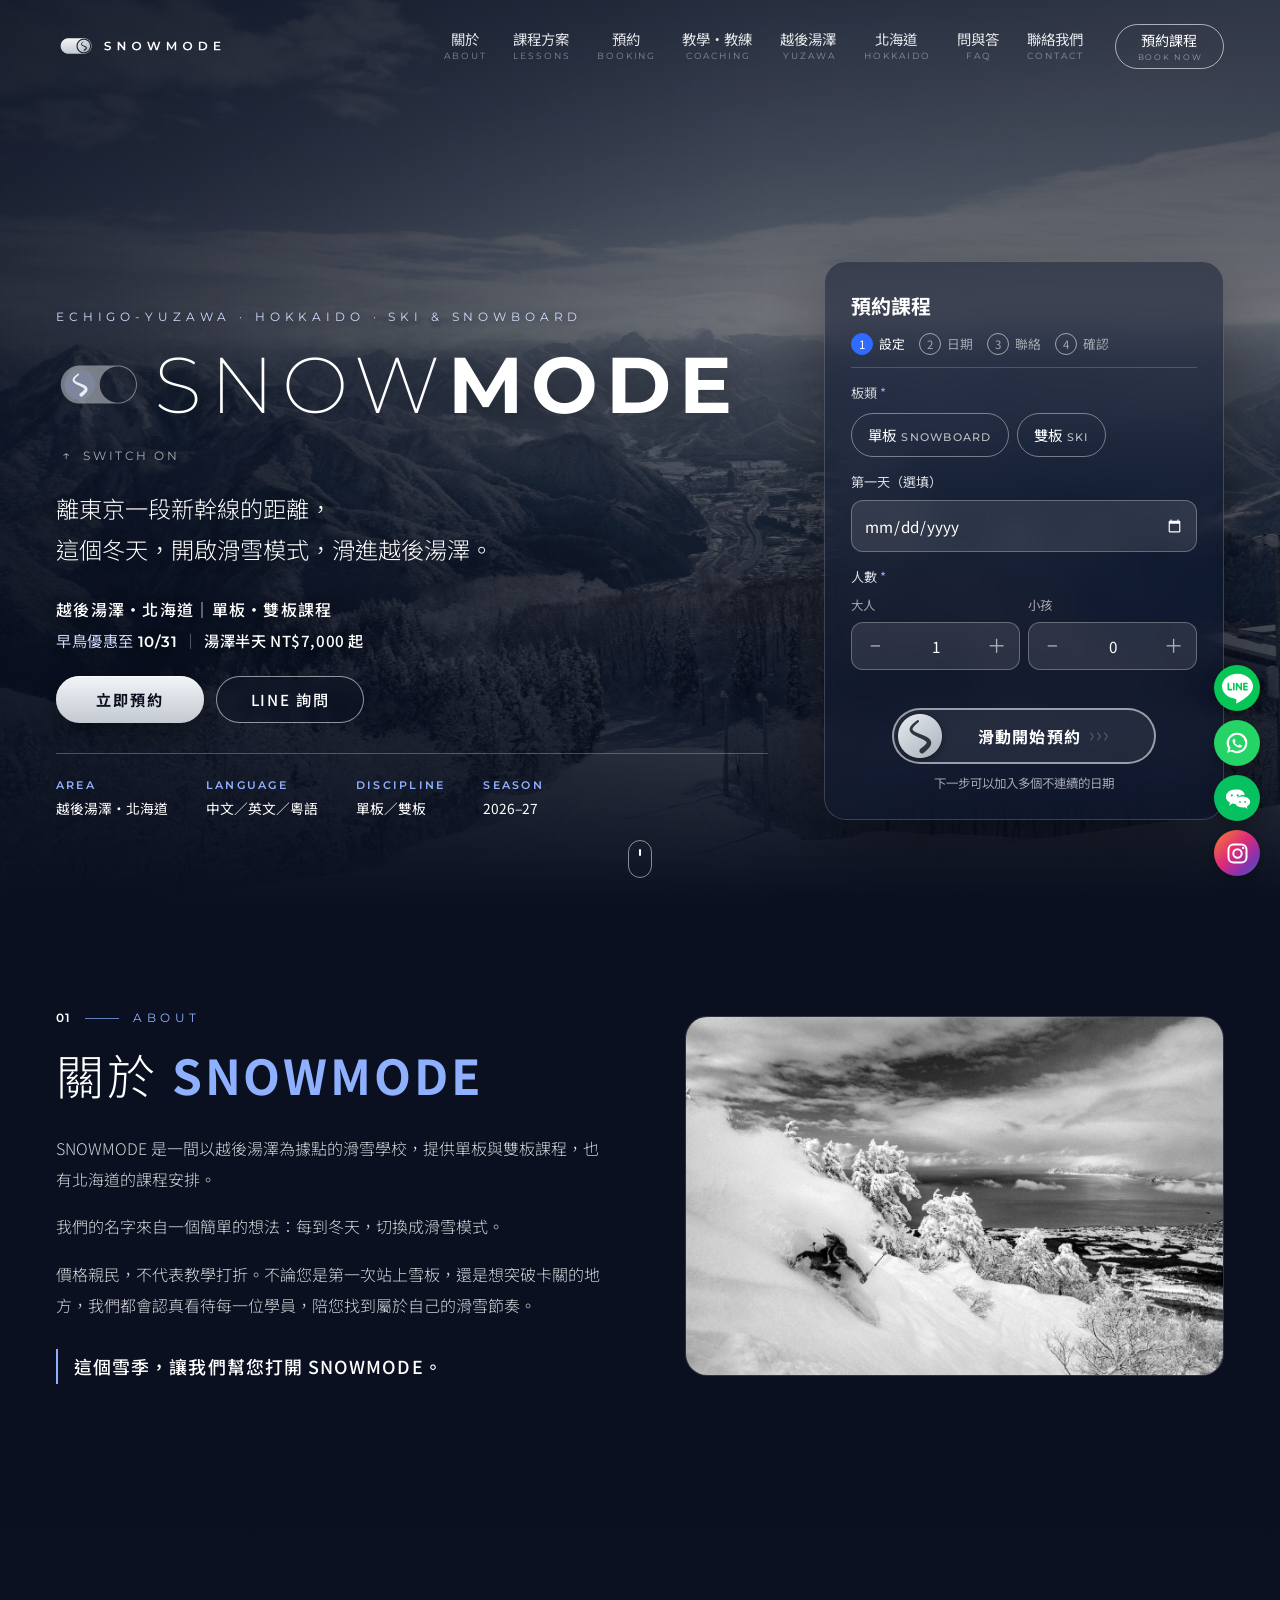
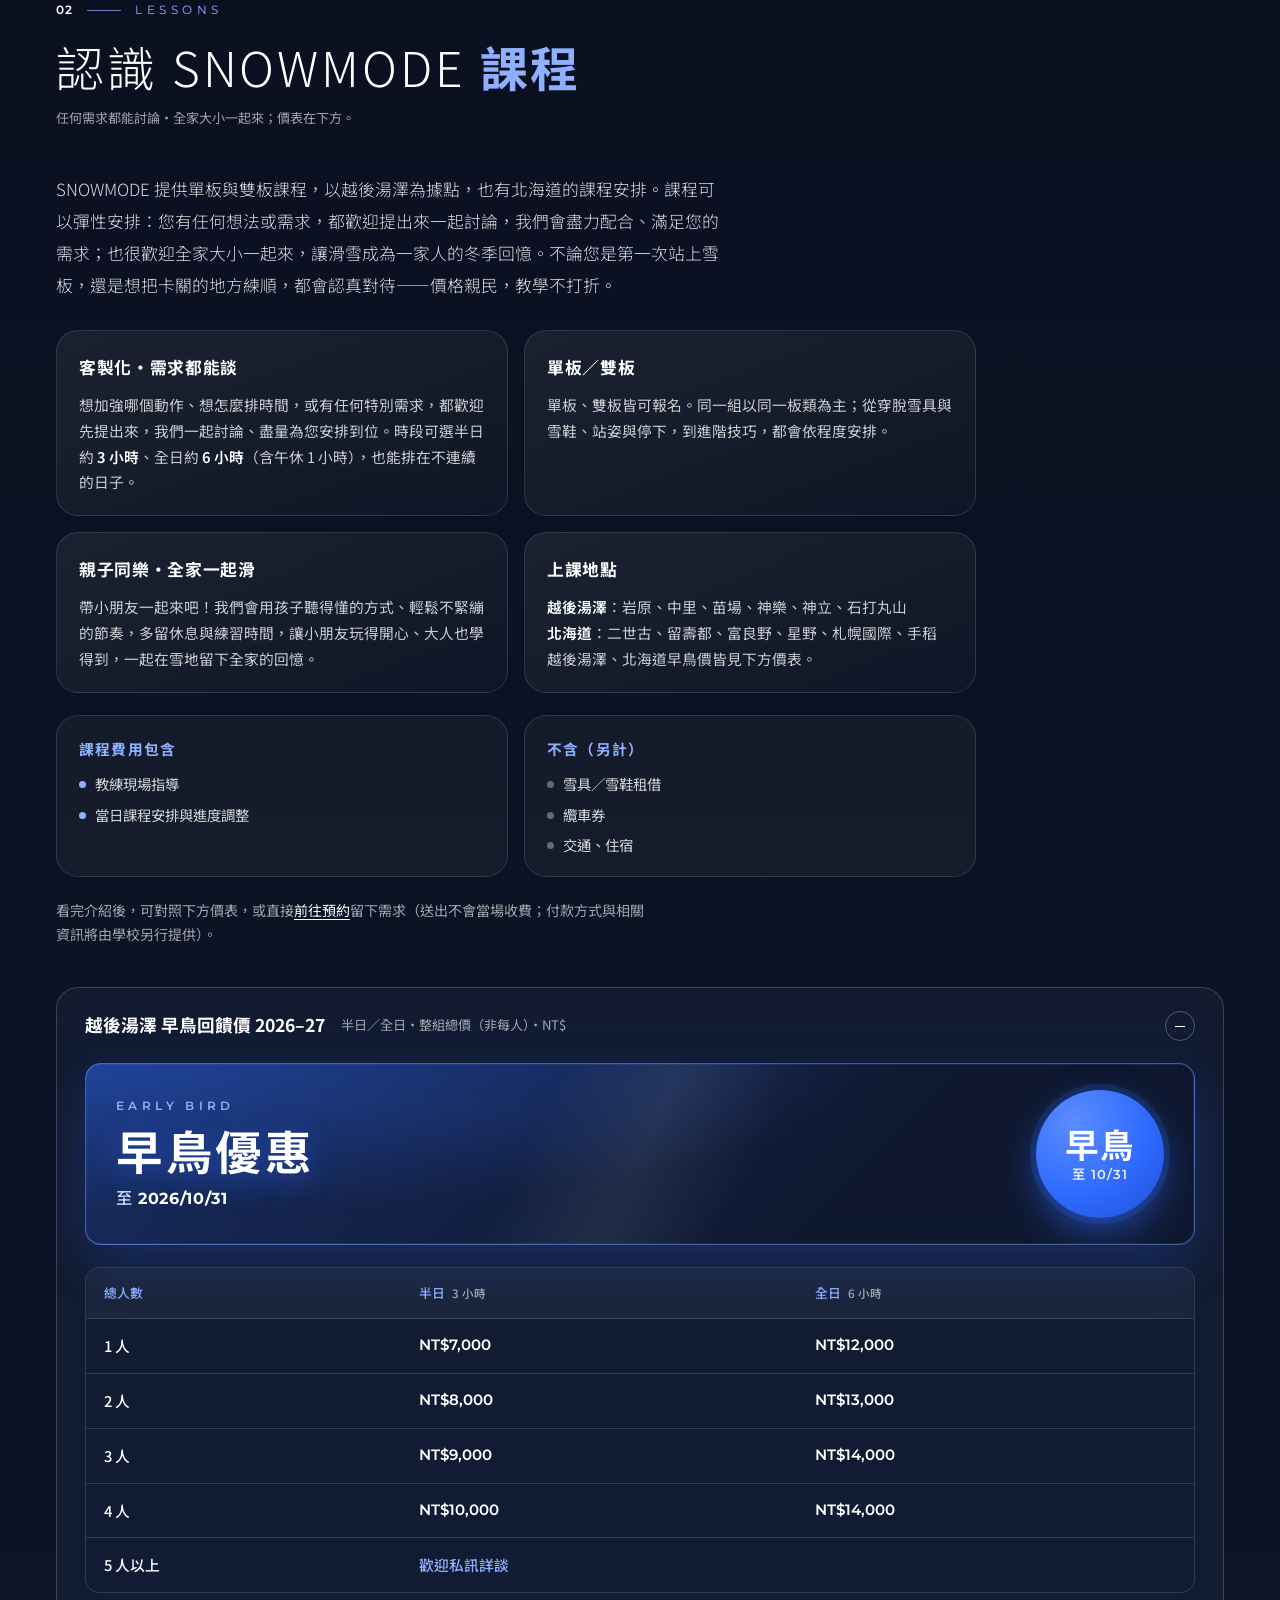
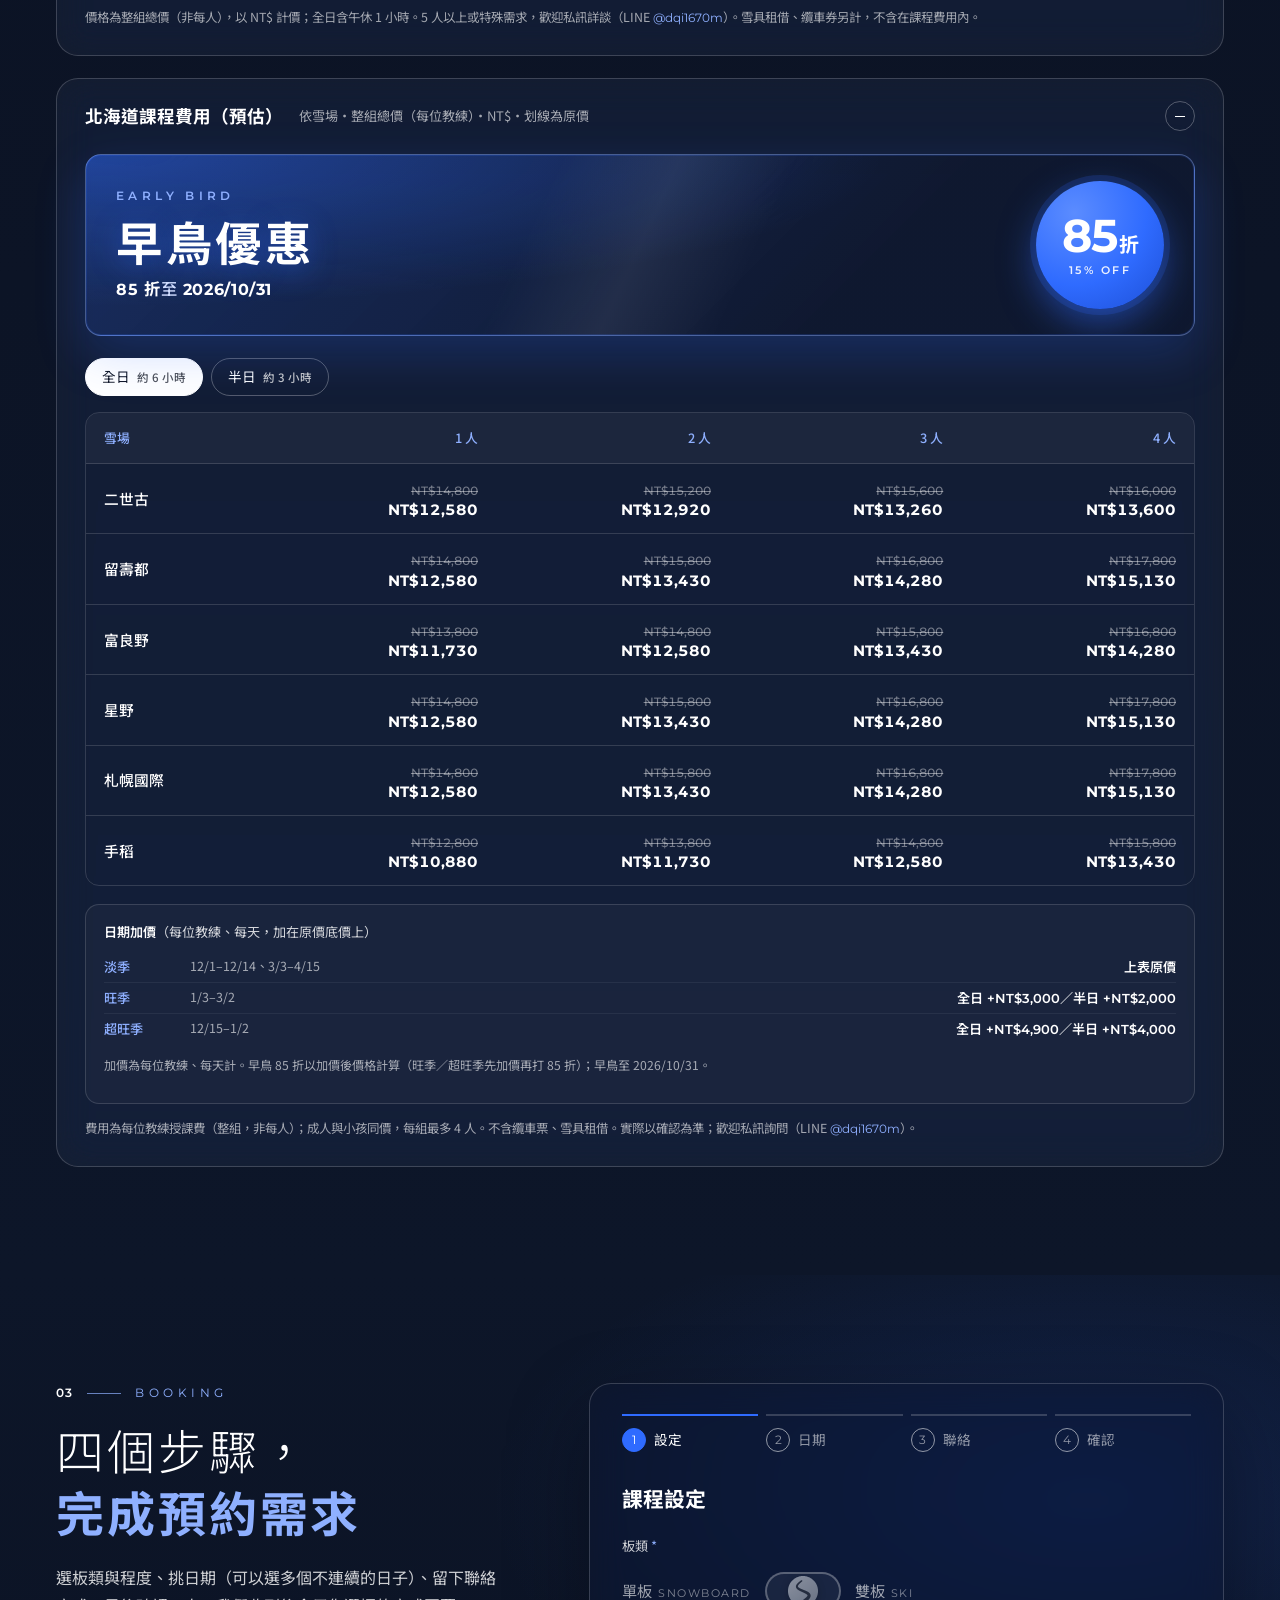
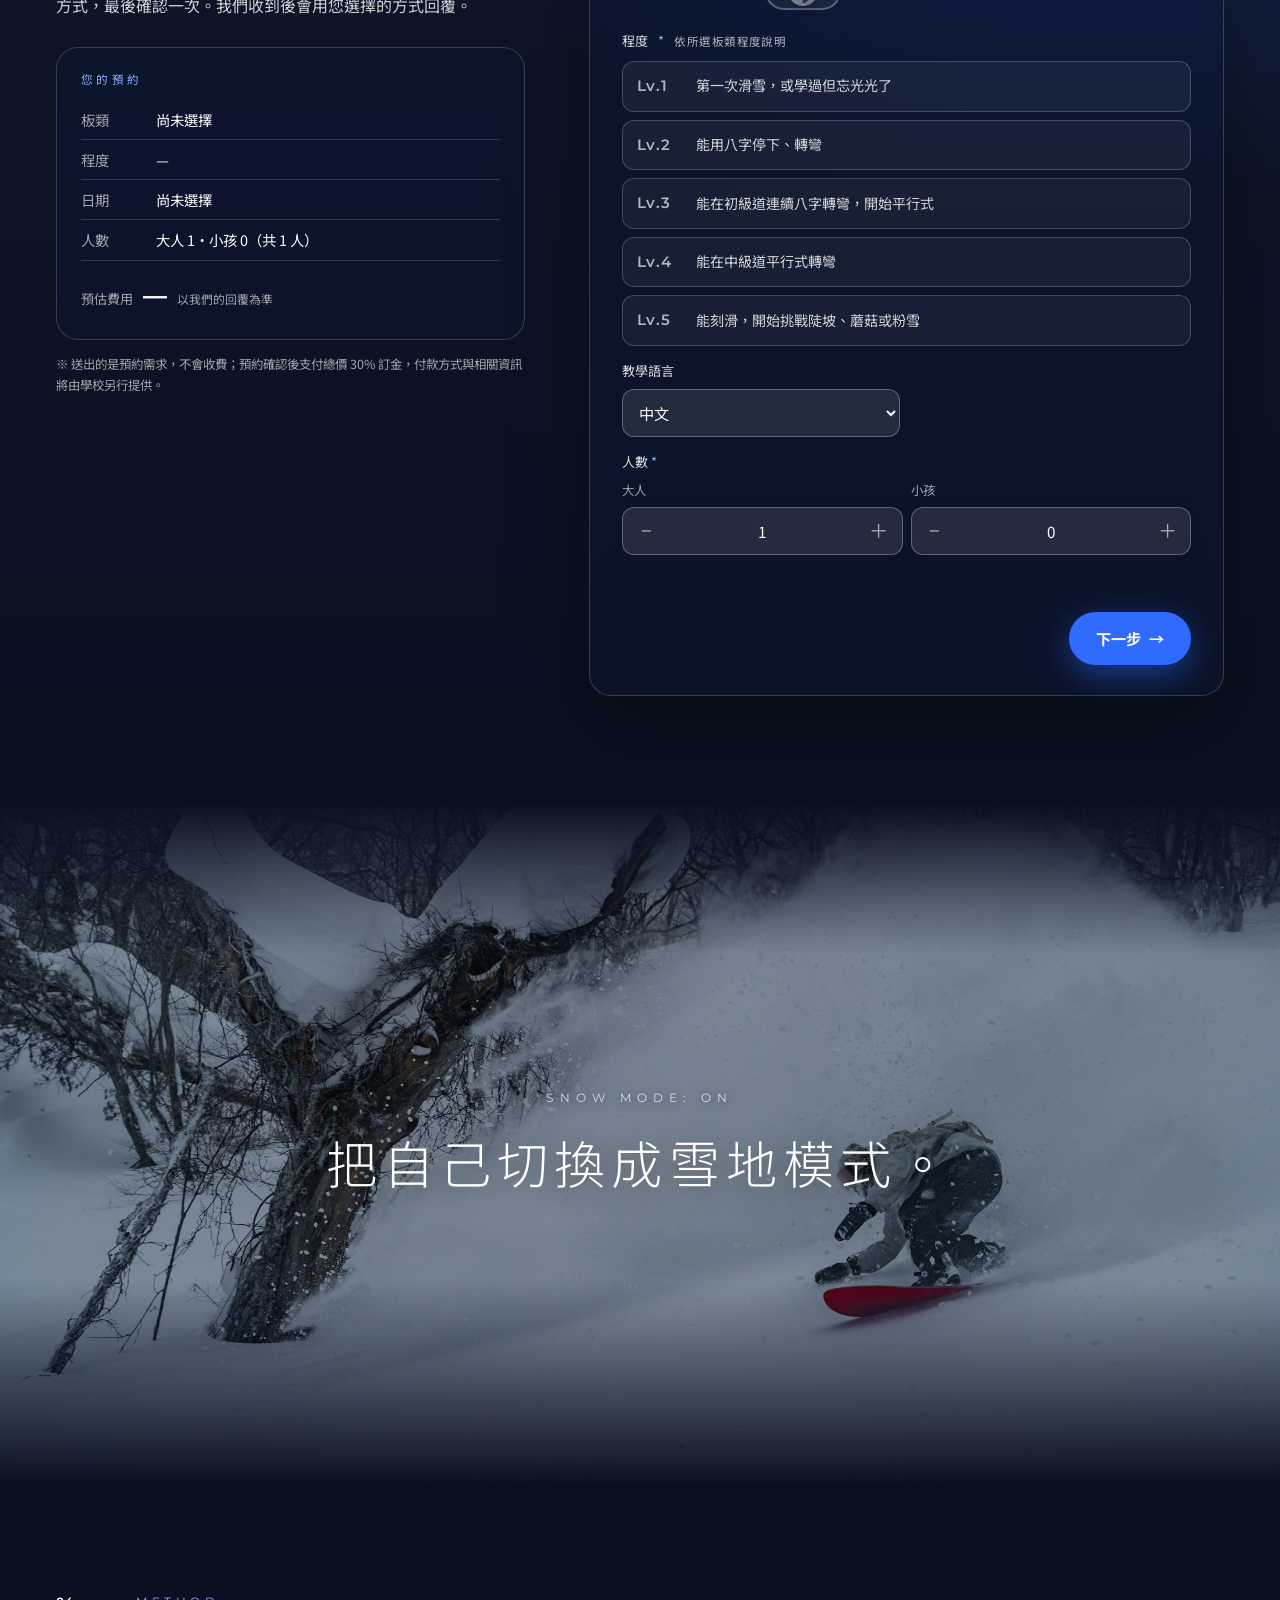
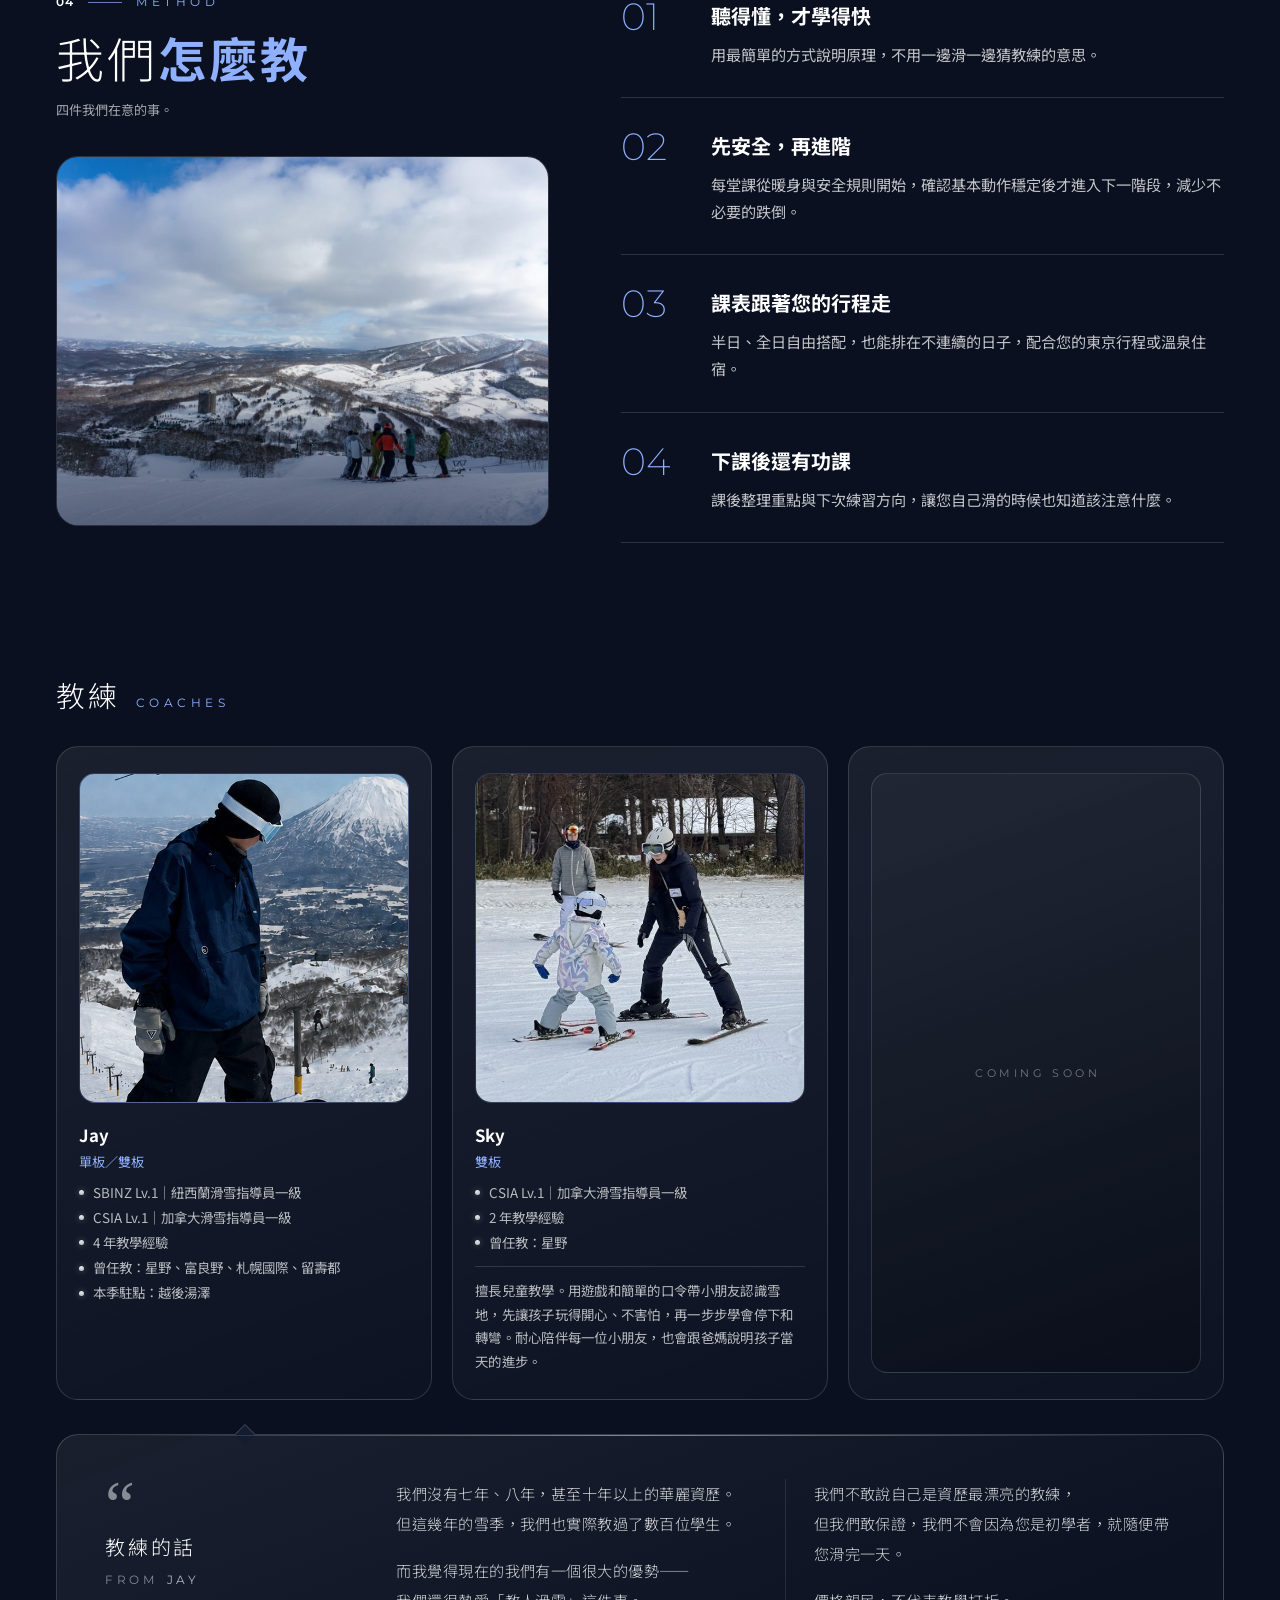
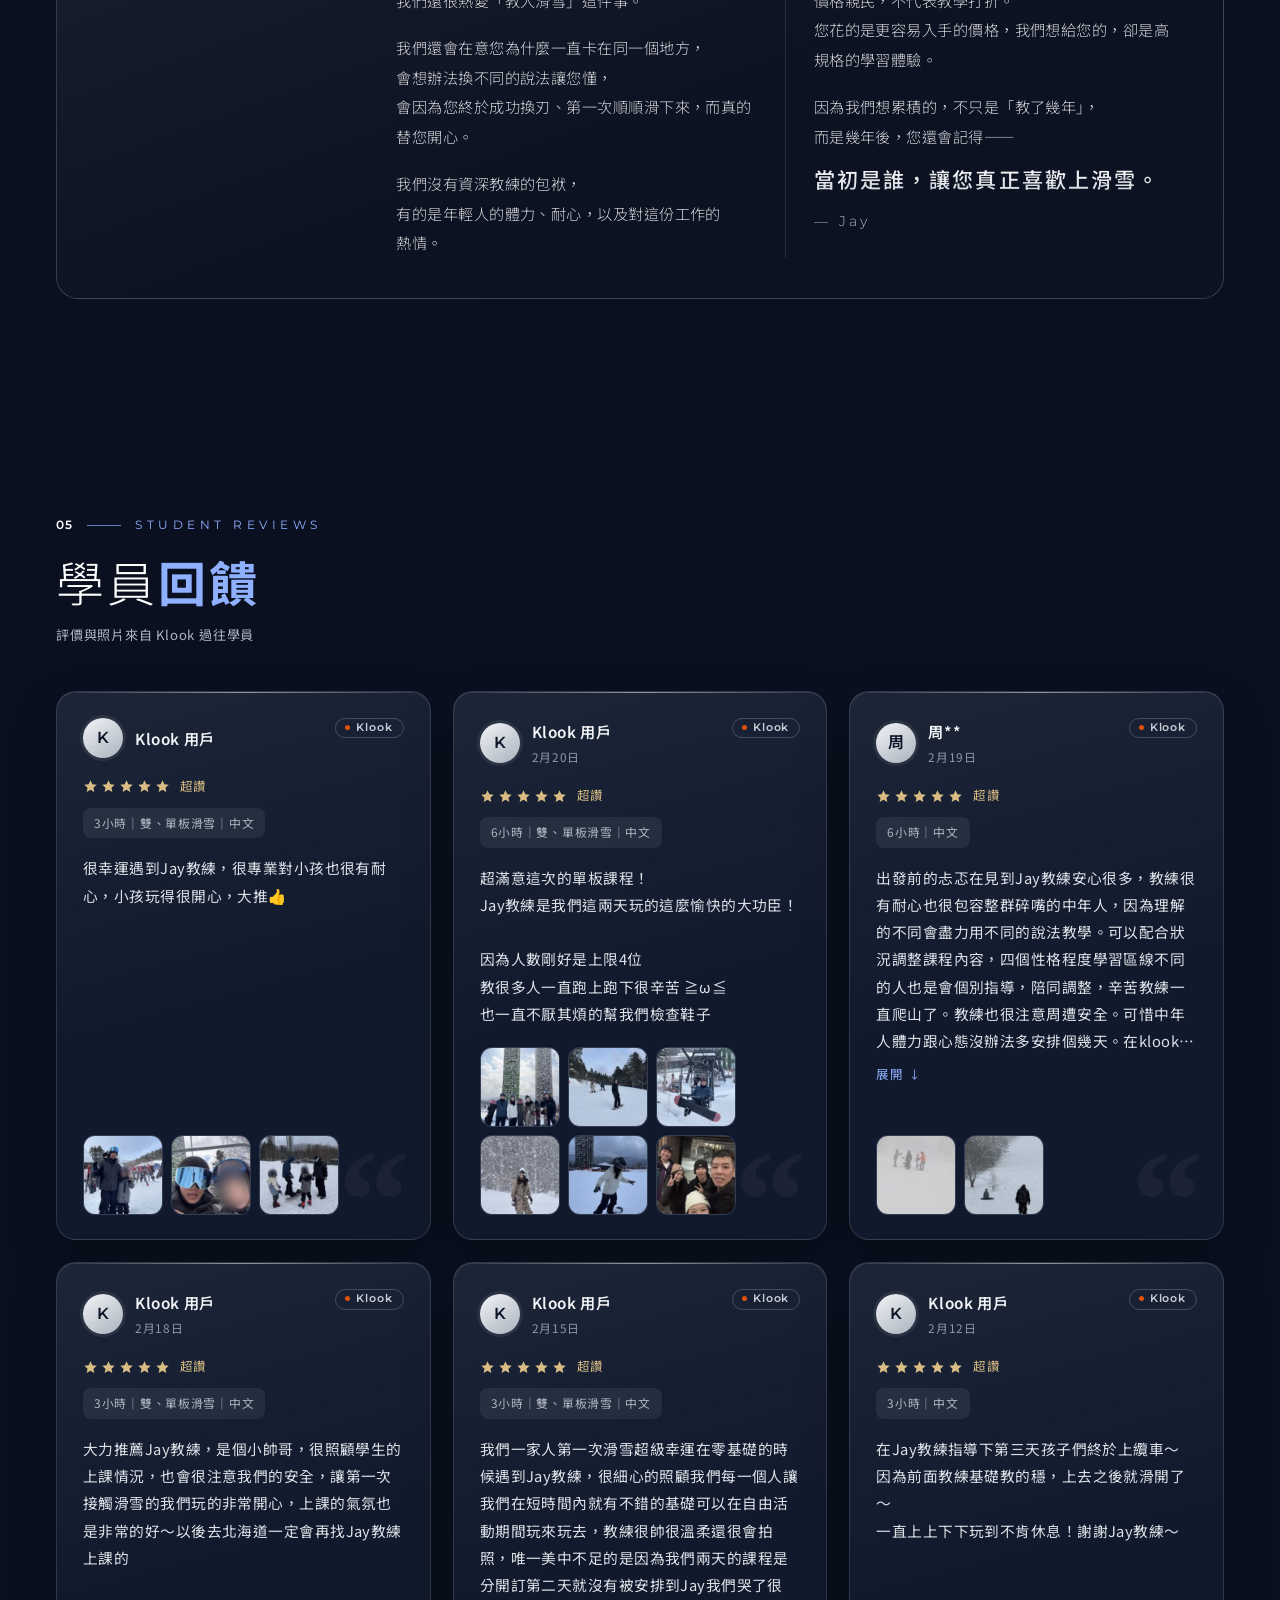
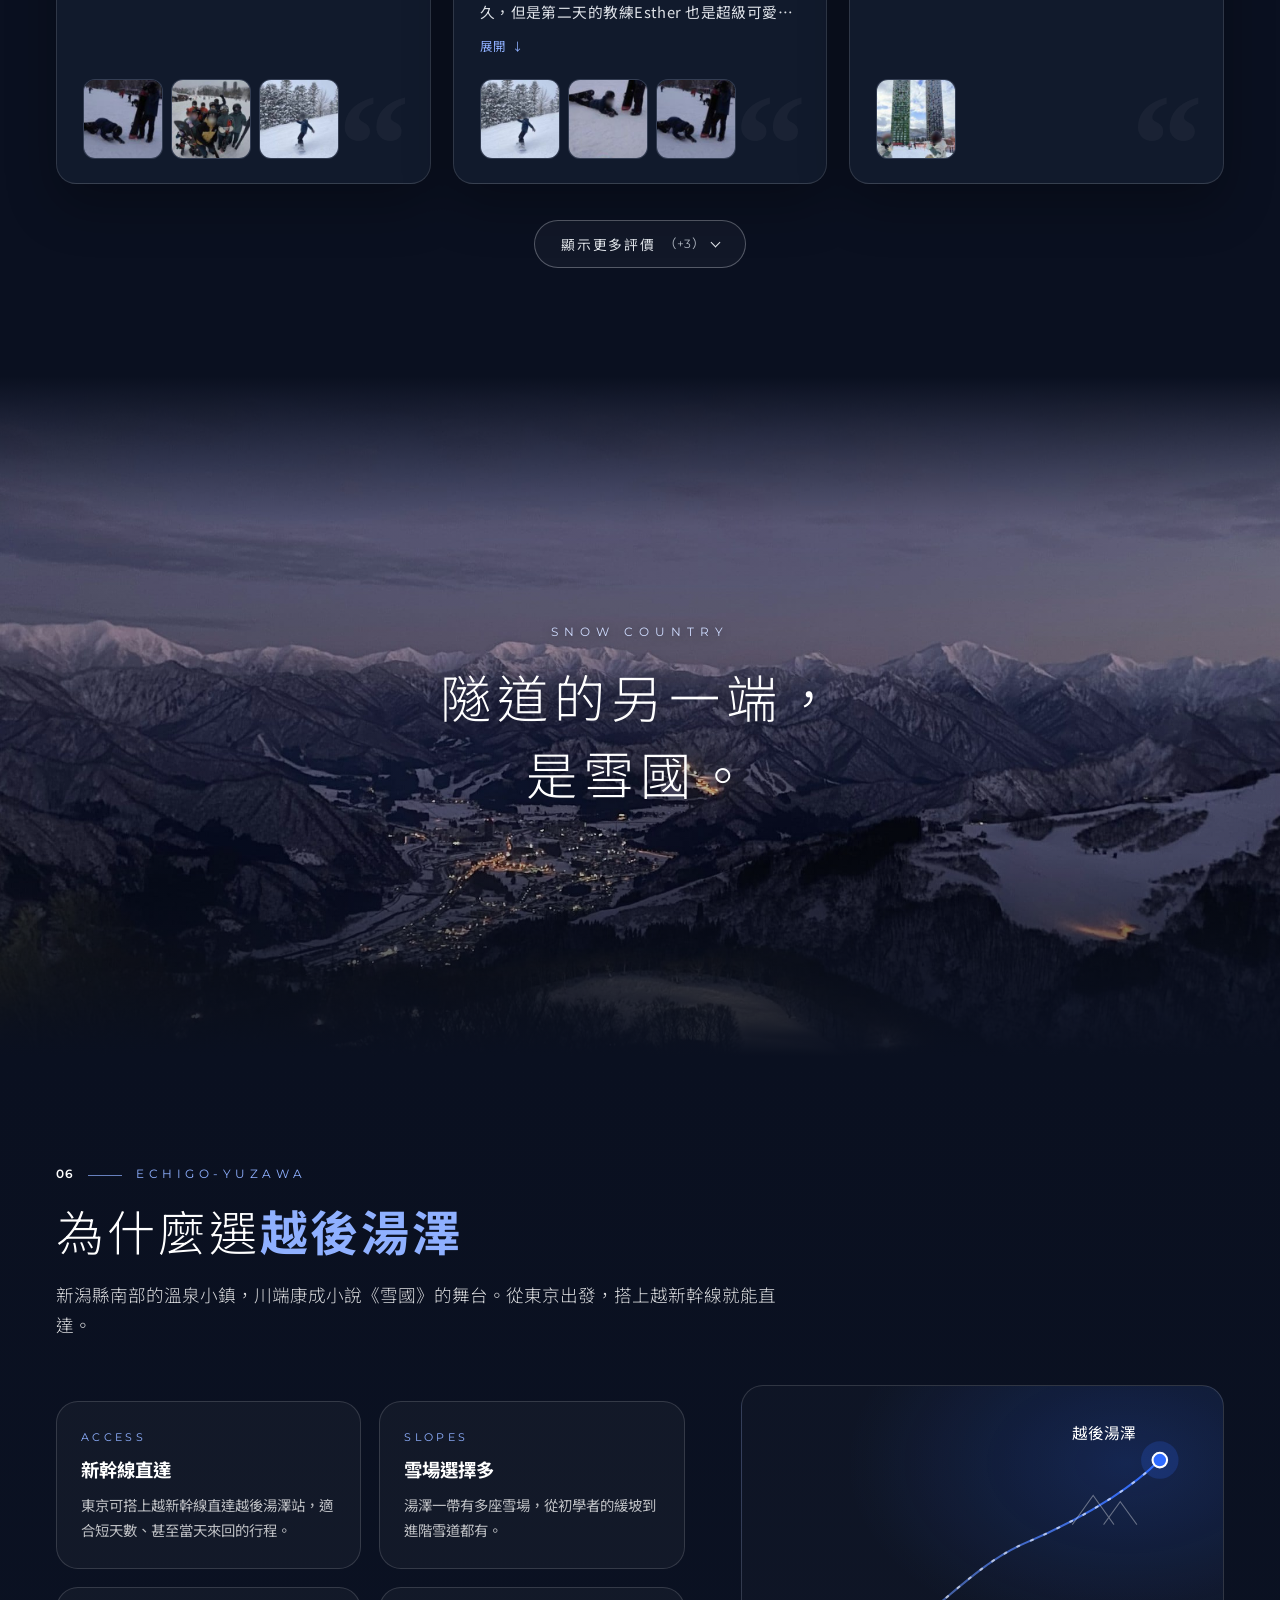
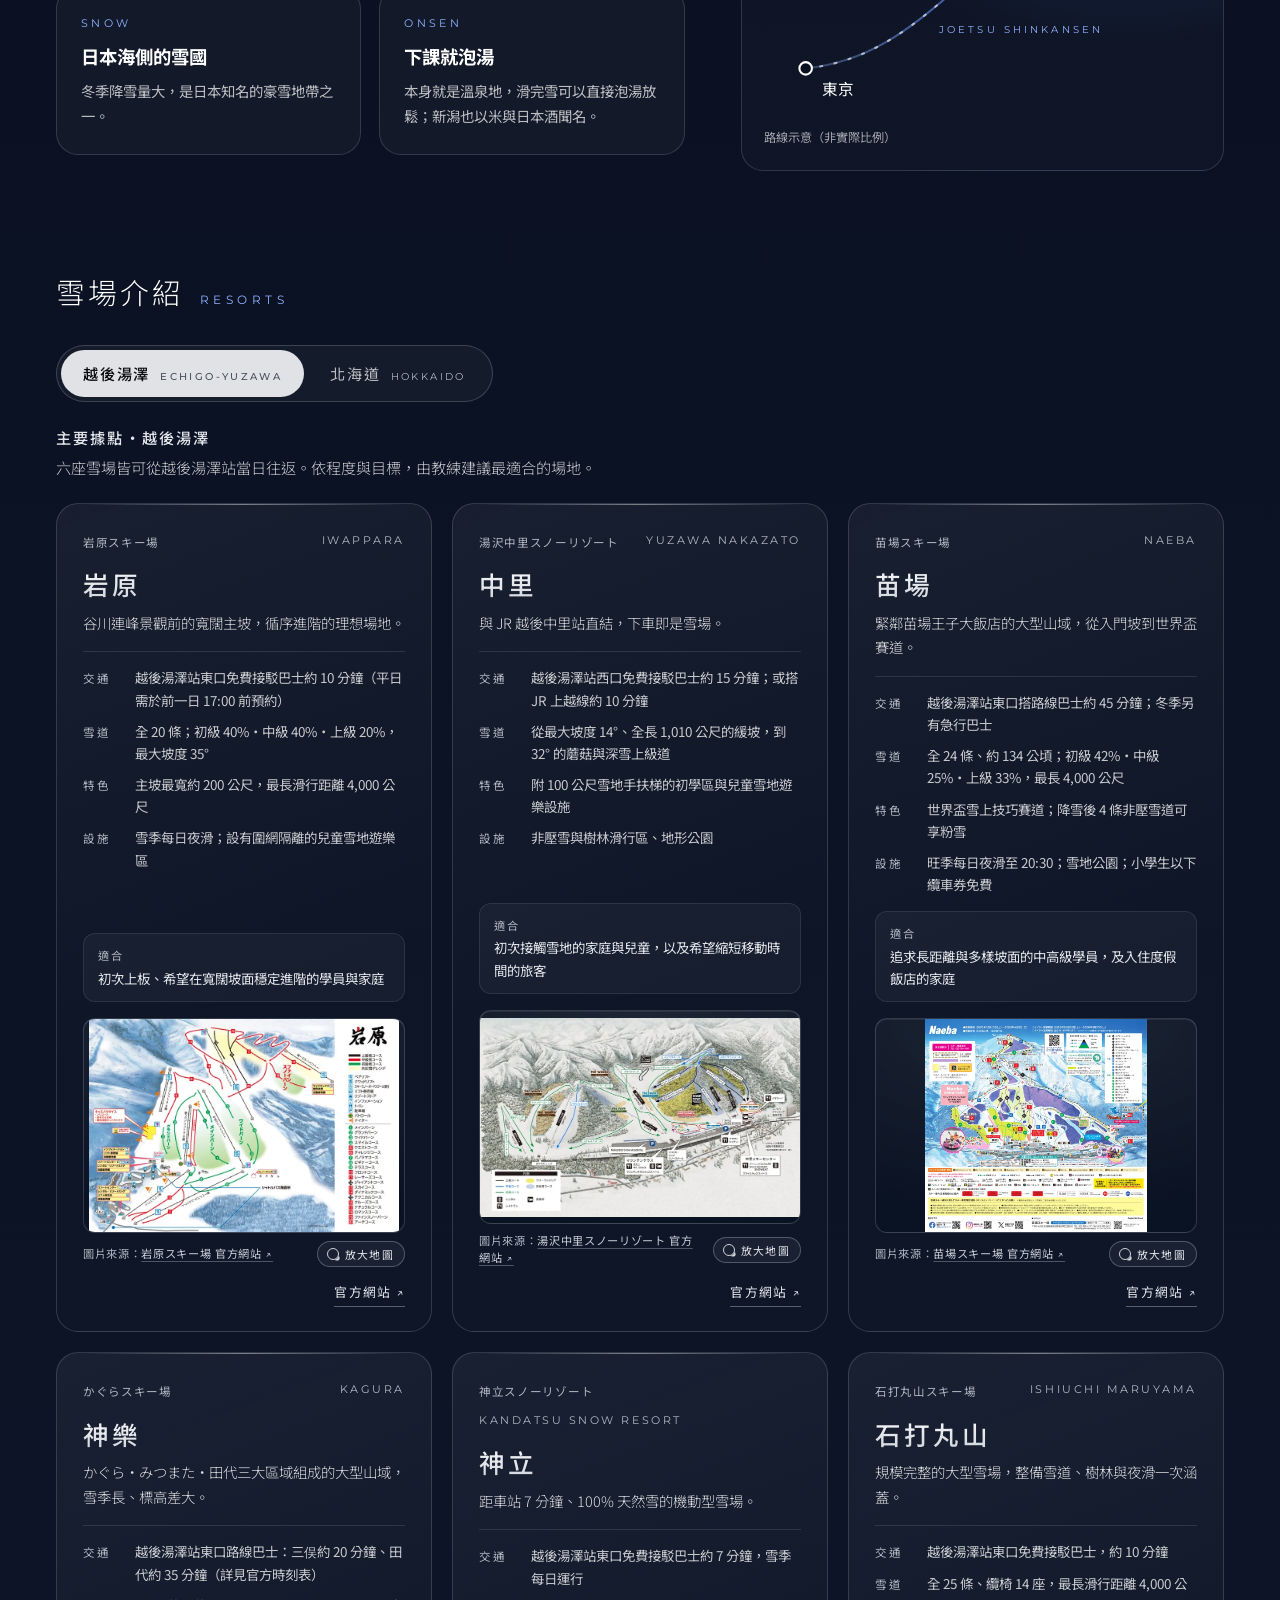
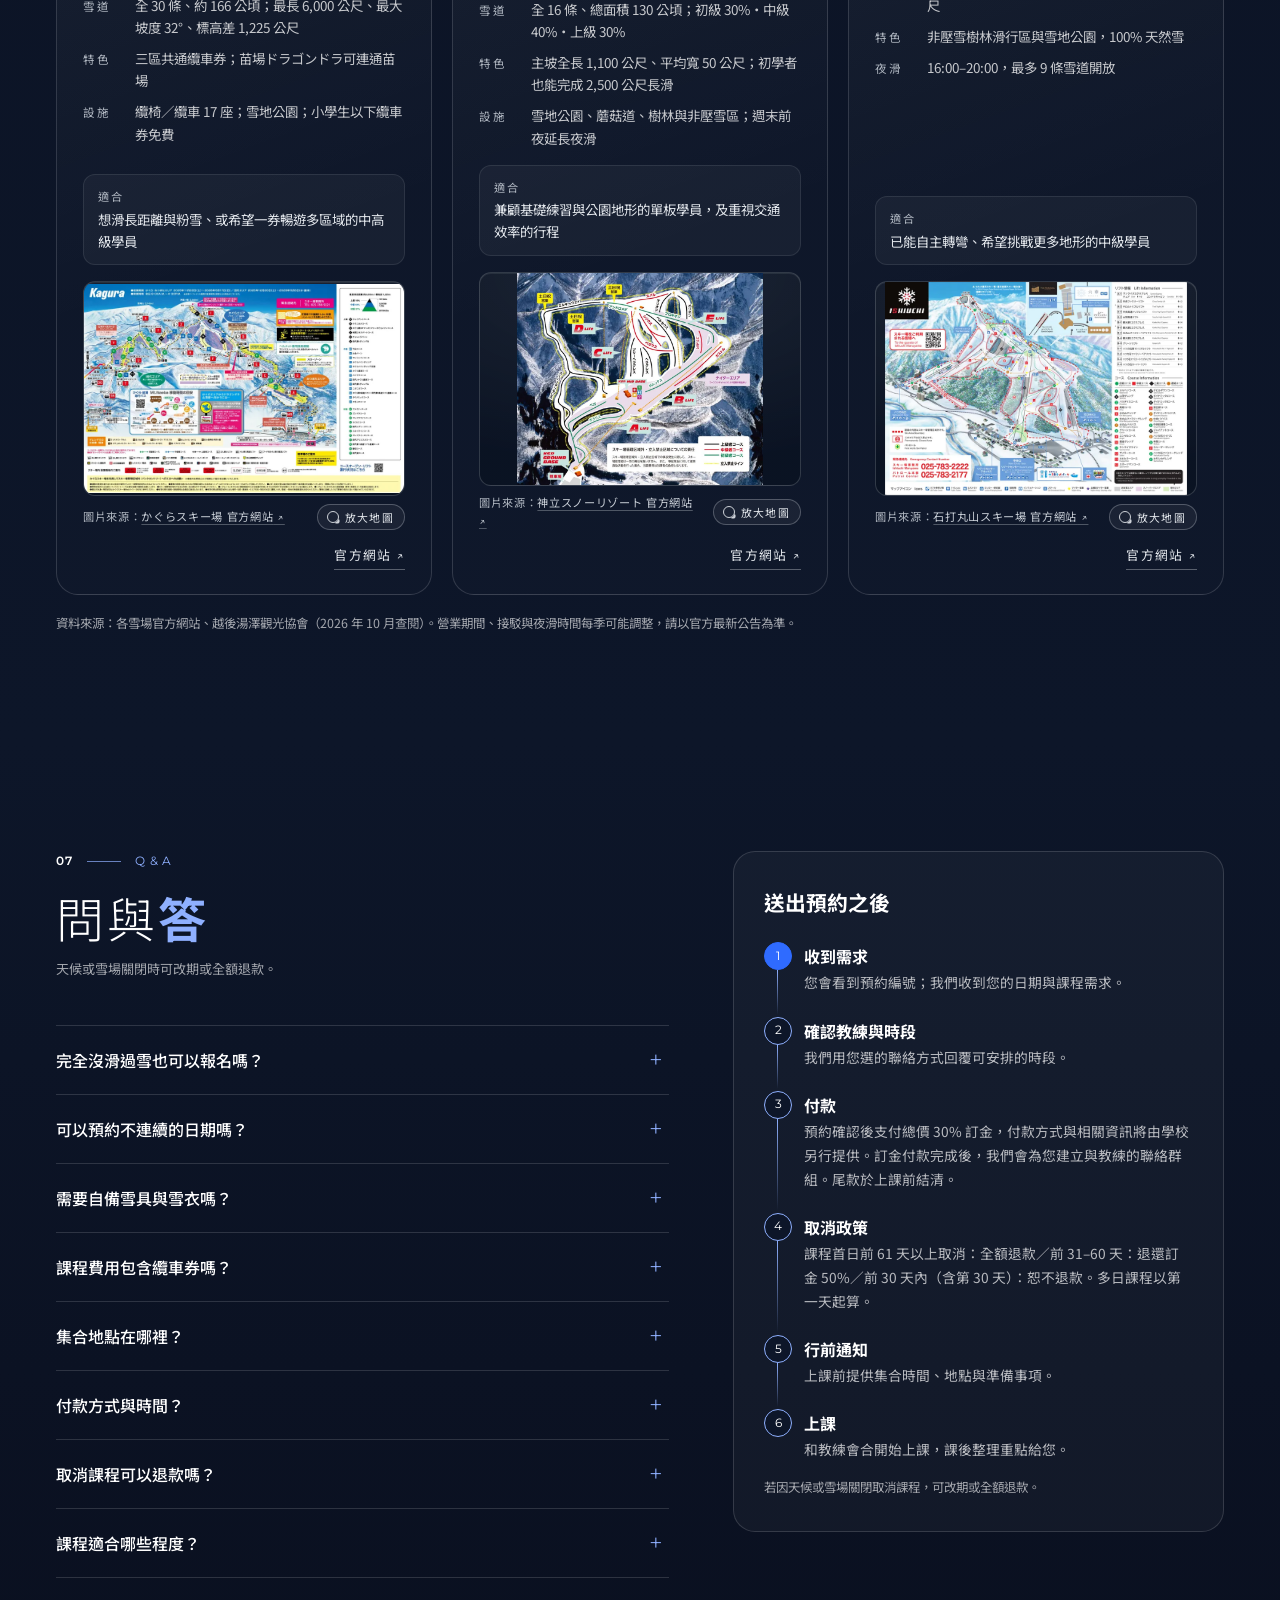
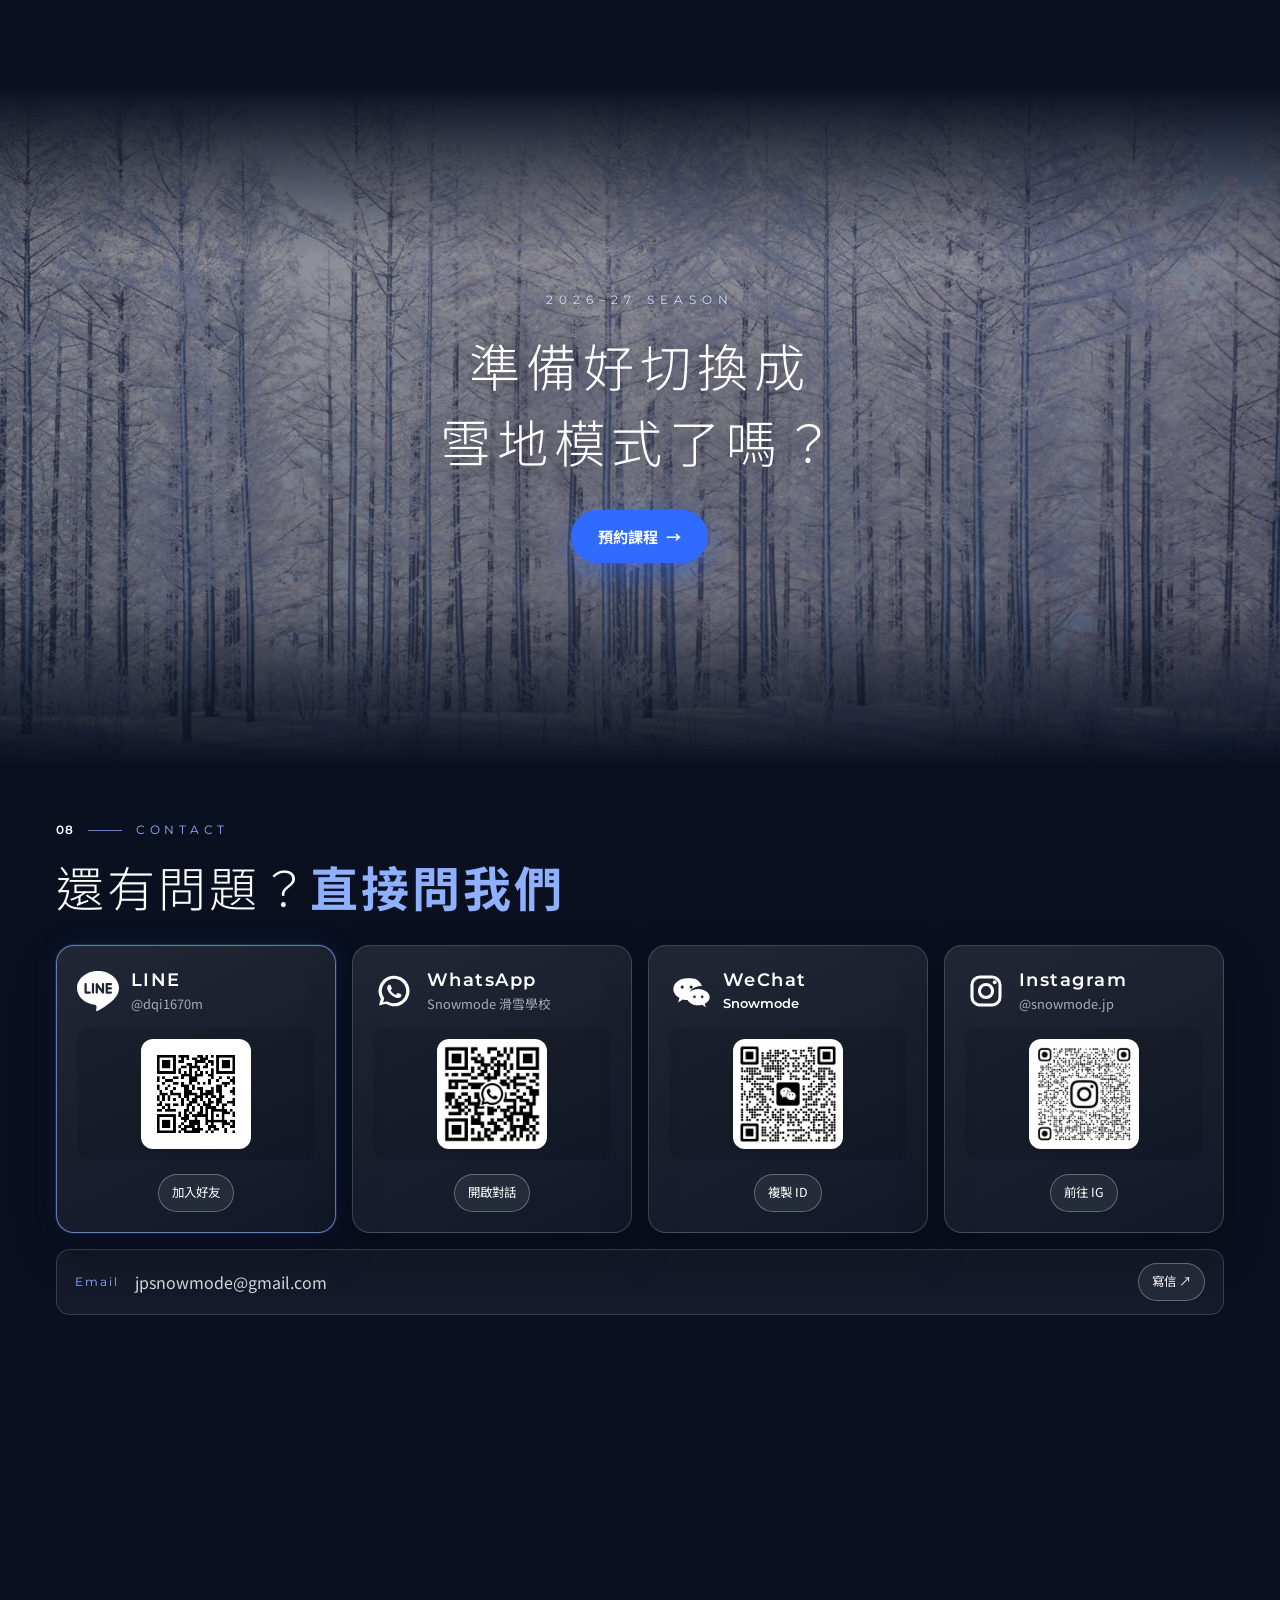
<file: index.html>
<!DOCTYPE html>
<html lang="zh-Hant-TW">
<head>
<meta charset="UTF-8">
<meta name="viewport" content="width=device-width, initial-scale=1.0">
<!-- Google tag (gtag.js) -->
<script async src="https://www.googletagmanager.com/gtag/js?id=G-LVQTKBTQY5"></script>
<script>
  window.dataLayer = window.dataLayer || [];
  function gtag(){dataLayer.push(arguments);}
  gtag('js', new Date());

  gtag('config', 'G-LVQTKBTQY5');
</script>
<title>SNOWMODE 滑雪學校｜越後湯澤・北海道</title>
<meta name="description" content="SNOWMODE 中文滑雪學校：越後湯澤・北海道的雙板・單板滑雪課程，大人、小孩、全家都能安排；可選多個不連續日期線上預約。2026–27 早鳥優惠至 2026/10/31。">
<link rel="canonical" href="https://jpsnowmode.com/">
<meta property="og:site_name" content="SNOWMODE">
<meta property="og:title" content="SNOWMODE 滑雪學校｜越後湯澤・北海道">
<meta property="og:description" content="離東京一段新幹線的距離，這個冬天，開啟滑雪模式，滑進越後湯澤。">
<meta property="og:type" content="website">
<meta property="og:locale" content="zh_TW">
<meta property="og:url" content="https://jpsnowmode.com/">
<meta property="og:image" content="https://jpsnowmode.com/img/og-image.jpg">
<meta property="og:image:width" content="1200">
<meta property="og:image:height" content="630">
<meta property="og:image:alt" content="SNOWMODE｜越後湯澤・北海道 單板・雙板課程">
<meta name="twitter:card" content="summary_large_image">
<meta name="theme-color" content="#0a1020">
<link rel="icon" type="image/svg+xml" href="img/logo/c-carve-favicon.svg?v=full">
<link rel="icon" type="image/png" sizes="32x32" href="img/logo/c-carve-favicon-32.png?v=full">
<link rel="apple-touch-icon" sizes="180x180" href="img/logo/apple-touch-icon.png?v=full">
<link rel="icon" type="image/png" sizes="48x48" href="img/logo/favicon-48.png?v=full">
<link rel="icon" type="image/png" sizes="96x96" href="img/logo/favicon-96.png?v=full">
<link rel="icon" type="image/png" sizes="192x192" href="img/logo/favicon-192.png?v=full">
<link rel="icon" href="/favicon.ico?v=full" sizes="any">
<link rel="preconnect" href="https://fonts.googleapis.com">
<link rel="preconnect" href="https://fonts.gstatic.com" crossorigin>
<link href="https://fonts.googleapis.com/css2?family=Montserrat:wght@200;300;400;600;700&family=Noto+Sans+TC:wght@300;400;500;700&display=swap" rel="stylesheet">
<link rel="stylesheet" href="style.css?v=coachswipe1">
<link rel="stylesheet" href="hero-snow.css?v=1">
</head>
<body>
<!--
  ===== 照片來源（全部為 暫用照片，上線前替換 成 SNOWMODE 自己的照片）=====
  img/hero-yuzawa.jpg (used as the hero background): Takuya ASADA, CC BY 2.0 — https://commons.wikimedia.org/wiki/File:Yuzawa_(31203392313).jpg (credited in the footer; resized).
  The photos below: free to use under the Unsplash License — https://unsplash.com/license
  Mood images only. None of them were taken in Echigo-Yuzawa; do not present them as Yuzawa.
  - img/hero.jpg          "A person skiing down a snow covered mountain" — Jeremy Bishop (@jeremybishop)
                          https://unsplash.com/photos/JjT0fv5KlhM  (Hokkaido / Niseko tags on Unsplash)
  - img/about.jpg         B&W conversion of img/hero.jpg (same photo/credit as above), used in the 關於 section
  - img/band-powder*.jpg  "A man riding a snowboard down a snow covered slope" — Jeremy Bishop (@jeremybishop)
                          https://unsplash.com/photos/Rc8_vVjYjuc  (Hokkaido / Niseko tags on Unsplash)
  - img/method.jpg        "A group of people standing on top of a snow covered slope" — Walter Dziemianczyk (@wdziemia)
                          https://unsplash.com/photos/0NqzMKYKZ2g  (Rusutsu, Hokkaido)
  - img/band-niigata*.jpg "A night view of a snowy mountain with a city in the distance" — Sy (@a____mundane)
                          https://unsplash.com/photos/SJ8ThMm2IrI  (Niigata Prefecture; exact spot not stated)
  - img/band-forest*.jpg  "A snow covered forest filled with lots of trees" — TERRA (@terra_gallery)
                          https://unsplash.com/photos/JToi54yZqRs  (Furano, Hokkaido)
-->
<a class="skip" href="#booking">跳到預約</a>

<!-- ===== Header ===== -->
<header class="nav" id="nav">
  <a class="brand" href="#top" aria-label="SNOWMODE 回到頁首"><img src="img/logo/c-carve-lockup-dark.svg?v=silver" alt="SNOWMODE" width="165" height="28"></a>
  <nav class="links" id="menu" aria-label="主要導覽">
    <a href="#about"><span class="nl-zh">關於</span><span class="nl-en" lang="en" aria-hidden="true">ABOUT</span></a>
    <a href="#lessons"><span class="nl-zh">課程方案</span><span class="nl-en" lang="en" aria-hidden="true">LESSONS</span></a>
    <a href="#booking"><span class="nl-zh">預約</span><span class="nl-en" lang="en" aria-hidden="true">BOOKING</span></a>
    <a href="#method"><span class="nl-zh">教學・教練</span><span class="nl-en" lang="en" aria-hidden="true">COACHING</span></a>
    <a href="#yuzawa"><span class="nl-zh">越後湯澤</span><span class="nl-en" lang="en" aria-hidden="true">YUZAWA</span></a>
    <a href="#hokkaido"><span class="nl-zh">北海道</span><span class="nl-en" lang="en" aria-hidden="true">HOKKAIDO</span></a>
    <a href="#faq"><span class="nl-zh">問與答</span><span class="nl-en" lang="en" aria-hidden="true">FAQ</span></a>
    <a href="#contact"><span class="nl-zh">聯絡我們</span><span class="nl-en" lang="en" aria-hidden="true">CONTACT</span></a>
    <a href="#booking" class="menu-cta"><span class="nl-zh">預約課程</span><span class="nl-en" lang="en" aria-hidden="true">BOOK NOW</span></a>
  </nav>
  <a class="nav-cta" href="#booking"><span class="nl-zh">預約課程</span><span class="nl-en" lang="en" aria-hidden="true">BOOK NOW</span></a>
  <button class="menu-btn" type="button" aria-expanded="false" aria-controls="menu" aria-label="開啟選單"><span></span><span></span></button>
</header>

<main>
<!-- ===== Hero ===== -->
<section class="hero" id="top" aria-labelledby="hero-title">
  <canvas class="snow-canvas" id="snow-canvas" aria-hidden="true"></canvas>
  <div class="hero-bg" role="img" aria-label="從 GALA 湯澤雪場俯瞰越後湯澤的雪景"></div>
  <div class="hero-copy">
    <p class="eyebrow"><span class="nw">ECHIGO-YUZAWA · HOKKAIDO</span><span class="eb-sep" aria-hidden="true"> · </span><span class="nw">SKI &amp; SNOWBOARD</span></p>
    <h1 id="hero-title" aria-label="SNOWMODE"><button type="button" class="hero-switch" id="snow-switch" role="switch" aria-checked="false" aria-label="SNOW MODE 雪景模式" aria-describedby="snow-hint"><svg class="ss-svg" viewBox="0 0 360 240" aria-hidden="true" focusable="false"><defs><linearGradient id="ssTc" x1="0" y1="0" x2="0" y2="1"><stop offset="0" stop-color="#F2F4F7"/><stop offset="1" stop-color="#C4CAD2"/></linearGradient><linearGradient id="ssKc" x1="0.15" y1="0.05" x2="0.85" y2="0.95"><stop offset="0" stop-color="#E2E6EB"/><stop offset="1" stop-color="#AFB6C0"/></linearGradient></defs><rect class="ss-fill" x="30" y="50" width="300" height="140" rx="70"/><path class="ss-track" fill-rule="evenodd" d="M98.04 40.02 L96.07 40.10 L94.11 40.22 L92.16 40.39 L90.21 40.60 L88.26 40.87 L86.32 41.18 L84.39 41.54 L82.47 41.94 L80.56 42.40 L78.66 42.90 L76.78 43.44 L74.91 44.04 L73.05 44.68 L71.21 45.36 L69.39 46.09 L67.58 46.86 L65.80 47.68 L64.03 48.54 L62.29 49.45 L60.57 50.39 L58.87 51.38 L57.20 52.41 L55.55 53.48 L53.94 54.59 L52.34 55.74 L50.78 56.93 L49.25 58.16 L47.75 59.42 L46.28 60.72 L44.84 62.06 L43.43 63.43 L42.06 64.84 L40.72 66.28 L39.42 67.75 L38.16 69.25 L36.93 70.78 L35.74 72.34 L34.59 73.94 L33.48 75.55 L32.41 77.20 L31.38 78.87 L30.39 80.57 L29.45 82.29 L28.54 84.03 L27.68 85.80 L26.86 87.58 L26.09 89.39 L25.36 91.21 L24.68 93.05 L24.04 94.91 L23.44 96.78 L22.90 98.66 L22.40 100.56 L21.94 102.47 L21.54 104.39 L21.18 106.32 L20.87 108.26 L20.60 110.21 L20.39 112.16 L20.22 114.11 L20.10 116.07 L20.02 118.04 L20.00 120.00 L20.02 121.96 L20.10 123.93 L20.22 125.89 L20.39 127.84 L20.60 129.79 L20.87 131.74 L21.18 133.68 L21.54 135.61 L21.94 137.53 L22.40 139.44 L22.90 141.34 L23.44 143.22 L24.04 145.09 L24.68 146.95 L25.36 148.79 L26.09 150.61 L26.86 152.42 L27.68 154.20 L28.54 155.97 L29.45 157.71 L30.39 159.43 L31.38 161.13 L32.41 162.80 L33.48 164.45 L34.59 166.06 L35.74 167.66 L36.93 169.22 L38.16 170.75 L39.42 172.25 L40.72 173.72 L42.06 175.16 L43.43 176.57 L44.84 177.94 L46.28 179.28 L47.75 180.58 L49.25 181.84 L50.78 183.07 L52.34 184.26 L53.94 185.41 L55.55 186.52 L57.20 187.59 L58.87 188.62 L60.57 189.61 L62.29 190.55 L64.03 191.46 L65.80 192.32 L67.58 193.14 L69.39 193.91 L71.21 194.64 L73.05 195.32 L74.91 195.96 L76.78 196.56 L78.66 197.10 L80.56 197.60 L82.47 198.06 L84.39 198.46 L86.32 198.82 L88.26 199.13 L90.21 199.40 L92.16 199.61 L94.11 199.78 L96.07 199.90 L98.04 199.98 L100.00 200.00 L260.00 200.00 L261.96 199.98 L263.93 199.90 L265.89 199.78 L267.84 199.61 L269.79 199.40 L271.74 199.13 L273.68 198.82 L275.61 198.46 L277.53 198.06 L279.44 197.60 L281.34 197.10 L283.22 196.56 L285.09 195.96 L286.95 195.32 L288.79 194.64 L290.61 193.91 L292.42 193.14 L294.20 192.32 L295.97 191.46 L297.71 190.55 L299.43 189.61 L301.13 188.62 L302.80 187.59 L304.45 186.52 L306.06 185.41 L307.66 184.26 L309.22 183.07 L310.75 181.84 L312.25 180.58 L313.72 179.28 L315.16 177.94 L316.57 176.57 L317.94 175.16 L319.28 173.72 L320.58 172.25 L321.84 170.75 L323.07 169.22 L324.26 167.66 L325.41 166.06 L326.52 164.45 L327.59 162.80 L328.62 161.13 L329.61 159.43 L330.55 157.71 L331.46 155.97 L332.32 154.20 L333.14 152.42 L333.91 150.61 L334.64 148.79 L335.32 146.95 L335.96 145.09 L336.56 143.22 L337.10 141.34 L337.60 139.44 L338.06 137.53 L338.46 135.61 L338.82 133.68 L339.13 131.74 L339.40 129.79 L339.61 127.84 L339.78 125.89 L339.90 123.93 L339.98 121.96 L340.00 120.00 L339.98 118.04 L339.90 116.07 L339.78 114.11 L339.61 112.16 L339.40 110.21 L339.13 108.26 L338.82 106.32 L338.46 104.39 L338.06 102.47 L337.60 100.56 L337.10 98.66 L336.56 96.78 L335.96 94.91 L335.32 93.05 L334.64 91.21 L333.91 89.39 L333.14 87.58 L332.32 85.80 L331.46 84.03 L330.55 82.29 L329.61 80.57 L328.62 78.87 L327.59 77.20 L326.52 75.55 L325.41 73.94 L324.26 72.34 L323.07 70.78 L321.84 69.25 L320.58 67.75 L319.28 66.28 L317.94 64.84 L316.57 63.43 L315.16 62.06 L313.72 60.72 L312.25 59.42 L310.75 58.16 L309.22 56.93 L307.66 55.74 L306.06 54.59 L304.45 53.48 L302.80 52.41 L301.13 51.38 L299.43 50.39 L297.71 49.45 L295.97 48.54 L294.20 47.68 L292.42 46.86 L290.61 46.09 L288.79 45.36 L286.95 44.68 L285.09 44.04 L283.22 43.44 L281.34 42.90 L279.44 42.40 L277.53 41.94 L275.61 41.54 L273.68 41.18 L271.74 40.87 L269.79 40.60 L267.84 40.39 L265.89 40.22 L263.93 40.10 L261.96 40.02 L260.00 40.00 L100.00 40.00Z M335.98 121.87 L335.91 123.73 L335.79 125.59 L335.63 127.45 L335.43 129.30 L335.18 131.15 L334.88 132.99 L334.54 134.83 L334.15 136.65 L333.72 138.47 L333.25 140.27 L332.73 142.06 L332.16 143.84 L331.56 145.60 L330.91 147.35 L330.21 149.08 L329.48 150.80 L328.70 152.49 L327.89 154.17 L327.03 155.83 L326.13 157.46 L325.19 159.07 L324.21 160.66 L323.19 162.22 L322.14 163.76 L321.04 165.27 L319.91 166.76 L318.75 168.21 L317.55 169.64 L316.31 171.04 L315.04 172.41 L313.74 173.74 L312.41 175.04 L311.04 176.31 L309.64 177.55 L308.21 178.75 L306.76 179.91 L305.27 181.04 L303.76 182.14 L302.22 183.19 L300.66 184.21 L299.07 185.19 L297.46 186.13 L295.83 187.03 L294.17 187.89 L292.49 188.70 L290.80 189.48 L289.08 190.21 L287.35 190.91 L285.60 191.56 L283.84 192.16 L282.06 192.73 L280.27 193.25 L278.47 193.72 L276.65 194.15 L274.83 194.54 L272.99 194.88 L271.15 195.18 L269.30 195.43 L267.45 195.63 L265.59 195.79 L263.73 195.91 L261.87 195.98 L260.00 196.00 L258.13 195.98 L256.27 195.91 L254.41 195.79 L252.55 195.63 L250.70 195.43 L248.85 195.18 L247.01 194.88 L245.17 194.54 L243.35 194.15 L241.53 193.72 L239.73 193.25 L237.94 192.73 L236.16 192.16 L234.40 191.56 L232.65 190.91 L230.92 190.21 L229.20 189.48 L227.51 188.70 L225.83 187.89 L224.17 187.03 L222.54 186.13 L220.93 185.19 L219.34 184.21 L217.78 183.19 L216.24 182.14 L214.73 181.04 L213.24 179.91 L211.79 178.75 L210.36 177.55 L208.96 176.31 L207.59 175.04 L206.26 173.74 L204.96 172.41 L203.69 171.04 L202.45 169.64 L201.25 168.21 L200.09 166.76 L198.96 165.27 L197.86 163.76 L196.81 162.22 L195.79 160.66 L194.81 159.07 L193.87 157.46 L192.97 155.83 L192.11 154.17 L191.30 152.49 L190.52 150.80 L189.79 149.08 L189.09 147.35 L188.44 145.60 L187.84 143.84 L187.27 142.06 L186.75 140.27 L186.28 138.47 L185.85 136.65 L185.46 134.83 L185.12 132.99 L184.82 131.15 L184.57 129.30 L184.37 127.45 L184.21 125.59 L184.09 123.73 L184.02 121.87 L184.00 120.00 L184.02 118.13 L184.09 116.27 L184.21 114.41 L184.37 112.55 L184.57 110.70 L184.82 108.85 L185.12 107.01 L185.46 105.17 L185.85 103.35 L186.28 101.53 L186.75 99.73 L187.27 97.94 L187.84 96.16 L188.44 94.40 L189.09 92.65 L189.79 90.92 L190.52 89.20 L191.30 87.51 L192.11 85.83 L192.97 84.17 L193.87 82.54 L194.81 80.93 L195.79 79.34 L196.81 77.78 L197.86 76.24 L198.96 74.73 L200.09 73.24 L201.25 71.79 L202.45 70.36 L203.69 68.96 L204.96 67.59 L206.26 66.26 L207.59 64.96 L208.96 63.69 L210.36 62.45 L211.79 61.25 L213.24 60.09 L214.73 58.96 L216.24 57.86 L217.78 56.81 L219.34 55.79 L220.93 54.81 L222.54 53.87 L224.17 52.97 L225.83 52.11 L227.51 51.30 L229.20 50.52 L230.92 49.79 L232.65 49.09 L234.40 48.44 L236.16 47.84 L237.94 47.27 L239.73 46.75 L241.53 46.28 L243.35 45.85 L245.17 45.46 L247.01 45.12 L248.85 44.82 L250.70 44.57 L252.55 44.37 L254.41 44.21 L256.27 44.09 L258.13 44.02 L260.00 44.00 L261.87 44.02 L263.73 44.09 L265.59 44.21 L267.45 44.37 L269.30 44.57 L271.15 44.82 L272.99 45.12 L274.83 45.46 L276.65 45.85 L278.47 46.28 L280.27 46.75 L282.06 47.27 L283.84 47.84 L285.60 48.44 L287.35 49.09 L289.08 49.79 L290.80 50.52 L292.49 51.30 L294.17 52.11 L295.83 52.97 L297.46 53.87 L299.07 54.81 L300.66 55.79 L302.22 56.81 L303.76 57.86 L305.27 58.96 L306.76 60.09 L308.21 61.25 L309.64 62.45 L311.04 63.69 L312.41 64.96 L313.74 66.26 L315.04 67.59 L316.31 68.96 L317.55 70.36 L318.75 71.79 L319.91 73.24 L321.04 74.73 L322.14 76.24 L323.19 77.78 L324.21 79.34 L325.19 80.93 L326.13 82.54 L327.03 84.17 L327.89 85.83 L328.70 87.51 L329.48 89.20 L330.21 90.92 L330.91 92.65 L331.56 94.40 L332.16 96.16 L332.73 97.94 L333.25 99.73 L333.72 101.53 L334.15 103.35 L334.54 105.17 L334.88 107.01 L335.18 108.85 L335.43 110.70 L335.63 112.55 L335.79 114.41 L335.91 116.27 L335.98 118.13 L336.00 120.00Z"/><g class="ss-knob"><g class="ss-knob-in"><path class="ss-knob-bg" fill-rule="evenodd" d="M324.00 120.00 L323.98 118.43 L323.92 116.86 L323.83 115.29 L323.69 113.73 L323.52 112.17 L323.31 110.61 L323.06 109.06 L322.77 107.51 L322.44 105.98 L322.08 104.45 L321.68 102.93 L321.24 101.42 L320.77 99.92 L320.26 98.44 L319.71 96.97 L319.13 95.51 L318.51 94.06 L317.86 92.64 L317.17 91.22 L316.44 89.83 L315.69 88.45 L314.89 87.10 L314.07 85.76 L313.21 84.44 L312.33 83.15 L311.41 81.88 L310.45 80.63 L309.47 79.40 L308.46 78.20 L307.42 77.02 L306.35 75.87 L305.25 74.75 L304.13 73.65 L302.98 72.58 L301.80 71.54 L300.60 70.53 L299.37 69.55 L298.12 68.59 L296.85 67.67 L295.56 66.79 L294.24 65.93 L292.90 65.11 L291.55 64.31 L290.17 63.56 L288.78 62.83 L287.36 62.14 L285.94 61.49 L284.49 60.87 L283.03 60.29 L281.56 59.74 L280.08 59.23 L278.58 58.76 L277.07 58.32 L275.55 57.92 L274.02 57.56 L272.49 57.23 L270.94 56.94 L269.39 56.69 L267.83 56.48 L266.27 56.31 L264.71 56.17 L263.14 56.08 L261.57 56.02 L260.00 56.00 L258.43 56.02 L256.86 56.08 L255.29 56.17 L253.73 56.31 L252.17 56.48 L250.61 56.69 L249.06 56.94 L247.51 57.23 L245.98 57.56 L244.45 57.92 L242.93 58.32 L241.42 58.76 L239.92 59.23 L238.44 59.74 L236.97 60.29 L235.51 60.87 L234.06 61.49 L232.64 62.14 L231.22 62.83 L229.83 63.56 L228.45 64.31 L227.10 65.11 L225.76 65.93 L224.44 66.79 L223.15 67.67 L221.88 68.59 L220.63 69.55 L219.40 70.53 L218.20 71.54 L217.02 72.58 L215.87 73.65 L214.75 74.75 L213.65 75.87 L212.58 77.02 L211.54 78.20 L210.53 79.40 L209.55 80.63 L208.59 81.88 L207.67 83.15 L206.79 84.44 L205.93 85.76 L205.11 87.10 L204.31 88.45 L203.56 89.83 L202.83 91.22 L202.14 92.64 L201.49 94.06 L200.87 95.51 L200.29 96.97 L199.74 98.44 L199.23 99.92 L198.76 101.42 L198.32 102.93 L197.92 104.45 L197.56 105.98 L197.23 107.51 L196.94 109.06 L196.69 110.61 L196.48 112.17 L196.31 113.73 L196.17 115.29 L196.08 116.86 L196.02 118.43 L196.00 120.00 L196.02 121.57 L196.08 123.14 L196.17 124.71 L196.31 126.27 L196.48 127.83 L196.69 129.39 L196.94 130.94 L197.23 132.49 L197.56 134.02 L197.92 135.55 L198.32 137.07 L198.76 138.58 L199.23 140.08 L199.74 141.56 L200.29 143.03 L200.87 144.49 L201.49 145.94 L202.14 147.36 L202.83 148.78 L203.56 150.17 L204.31 151.55 L205.11 152.90 L205.93 154.24 L206.79 155.56 L207.67 156.85 L208.59 158.12 L209.55 159.37 L210.53 160.60 L211.54 161.80 L212.58 162.98 L213.65 164.13 L214.75 165.25 L215.87 166.35 L217.02 167.42 L218.20 168.46 L219.40 169.47 L220.63 170.45 L221.88 171.41 L223.15 172.33 L224.44 173.21 L225.76 174.07 L227.10 174.89 L228.45 175.69 L229.83 176.44 L231.22 177.17 L232.64 177.86 L234.06 178.51 L235.51 179.13 L236.97 179.71 L238.44 180.26 L239.92 180.77 L241.42 181.24 L242.93 181.68 L244.45 182.08 L245.98 182.44 L247.51 182.77 L249.06 183.06 L250.61 183.31 L252.17 183.52 L253.73 183.69 L255.29 183.83 L256.86 183.92 L258.43 183.98 L260.00 184.00 L261.57 183.98 L263.14 183.92 L264.71 183.83 L266.27 183.69 L267.83 183.52 L269.39 183.31 L270.94 183.06 L272.49 182.77 L274.02 182.44 L275.55 182.08 L277.07 181.68 L278.58 181.24 L280.08 180.77 L281.56 180.26 L283.03 179.71 L284.49 179.13 L285.94 178.51 L287.36 177.86 L288.78 177.17 L290.17 176.44 L291.55 175.69 L292.90 174.89 L294.24 174.07 L295.56 173.21 L296.85 172.33 L298.12 171.41 L299.37 170.45 L300.60 169.47 L301.80 168.46 L302.98 167.42 L304.13 166.35 L305.25 165.25 L306.35 164.13 L307.42 162.98 L308.46 161.80 L309.47 160.60 L310.45 159.37 L311.41 158.12 L312.33 156.85 L313.21 155.56 L314.07 154.24 L314.89 152.90 L315.69 151.55 L316.44 150.17 L317.17 148.78 L317.86 147.36 L318.51 145.94 L319.13 144.49 L319.71 143.03 L320.26 141.56 L320.77 140.08 L321.24 138.58 L321.68 137.07 L322.08 135.55 L322.44 134.02 L322.77 132.49 L323.06 130.94 L323.31 129.39 L323.52 127.83 L323.69 126.27 L323.83 124.71 L323.92 123.14 L323.98 121.57Z"/><path class="ss-knob-s" fill-rule="evenodd" d="M234.21 90.10 L234.09 90.27 L234.08 90.28 L233.84 90.57 L233.65 90.85 L233.49 91.04 L233.27 91.36 L233.25 91.40 L233.16 91.51 L232.94 91.83 L232.89 91.93 L232.85 91.98 L232.63 92.30 L232.53 92.47 L232.33 92.77 L232.17 93.07 L232.06 93.23 L231.87 93.58 L231.85 93.63 L231.81 93.69 L231.62 94.04 L231.56 94.18 L231.38 94.50 L231.26 94.80 L231.17 94.96 L231.01 95.33 L231.00 95.37 L230.98 95.41 L230.82 95.78 L230.76 95.97 L230.65 96.24 L230.54 96.60 L230.50 96.69 L230.38 97.07 L230.36 97.18 L230.25 97.52 L230.19 97.83 L230.14 97.97 L230.06 98.37 L230.05 98.44 L229.98 98.81 L229.95 99.10 L229.91 99.26 L229.87 99.67 L229.87 99.73 L229.83 100.11 L229.83 100.40 L229.81 100.55 L229.81 100.97 L229.82 101.05 L229.81 101.40 L229.84 101.71 L229.84 101.84 L229.88 102.26 L229.90 102.36 L229.93 102.69 L229.99 103.02 L230.00 103.12 L230.08 103.54 L230.12 103.67 L230.18 103.97 L230.28 104.32 L230.29 104.40 L230.41 104.81 L230.47 104.95 L230.56 105.23 L230.70 105.58 L230.72 105.66 L230.88 106.06 L230.95 106.19 L231.07 106.48 L231.24 106.80 L231.28 106.90 L231.48 107.29 L231.54 107.38 L231.71 107.70 L231.89 107.97 L231.96 108.12 L232.21 108.49 L232.23 108.52 L232.24 108.53 L232.48 108.90 L232.63 109.08 L232.78 109.31 L233.05 109.64 L233.10 109.72 L233.38 110.07 L233.45 110.14 L233.72 110.47 L233.91 110.67 L234.08 110.87 L234.40 111.20 L234.46 111.27 L234.78 111.60 L234.84 111.65 L234.86 111.67 L235.18 112.00 L235.35 112.14 L235.60 112.39 L235.89 112.64 L236.04 112.78 L236.40 113.08 L236.43 113.10 L236.50 113.17 L236.86 113.47 L236.95 113.54 L236.97 113.56 L237.33 113.86 L237.51 113.98 L237.83 114.25 L238.11 114.44 L238.34 114.63 L238.73 114.90 L238.87 115.01 L239.26 115.28 L239.32 115.31 L239.42 115.39 L239.81 115.66 L239.92 115.72 L239.98 115.77 L240.38 116.04 L240.53 116.12 L240.55 116.14 L240.95 116.41 L241.18 116.53 L241.55 116.79 L241.86 116.95 L242.16 117.16 L242.55 117.37 L242.78 117.53 L243.21 117.76 L243.23 117.77 L243.41 117.90 L243.85 118.13 L243.91 118.16 L244.06 118.26 L244.50 118.50 L244.60 118.54 L244.72 118.63 L245.16 118.86 L245.29 118.92 L245.39 118.99 L245.83 119.23 L246.00 119.30 L246.08 119.35 L246.52 119.59 L246.72 119.67 L246.77 119.71 L247.21 119.95 L247.44 120.05 L247.47 120.07 L247.91 120.31 L248.17 120.42 L248.18 120.42 L248.63 120.67 L248.92 120.79 L249.35 121.02 L249.69 121.17 L250.08 121.38 L250.46 121.54 L250.81 121.73 L251.23 121.91 L251.56 122.09 L252.00 122.28 L252.30 122.44 L252.78 122.64 L253.06 122.79 L253.54 123.00 L253.54 123.00 L253.81 123.15 L254.29 123.35 L254.31 123.36 L254.57 123.50 L255.06 123.70 L255.08 123.71 L255.34 123.85 L255.82 124.05 L255.85 124.06 L256.10 124.20 L256.59 124.41 L256.62 124.42 L256.87 124.55 L257.36 124.76 L257.39 124.77 L257.64 124.90 L258.13 125.11 L258.16 125.12 L258.40 125.25 L258.90 125.46 L258.93 125.47 L259.17 125.60 L259.67 125.81 L259.69 125.82 L259.94 125.95 L260.43 126.16 L260.45 126.17 L260.70 126.30 L261.20 126.51 L261.21 126.52 L261.46 126.65 L261.96 126.86 L262.22 127.01 L262.69 127.21 L262.97 127.36 L263.41 127.55 L263.72 127.71 L264.13 127.89 L264.46 128.07 L264.84 128.23 L265.20 128.42 L265.53 128.56 L265.92 128.78 L266.22 128.90 L266.65 129.13 L266.89 129.24 L267.36 129.49 L267.56 129.58 L267.57 129.58 L268.06 129.85 L268.23 129.92 L268.26 129.94 L268.76 130.21 L268.90 130.27 L268.94 130.30 L269.44 130.57 L269.54 130.62 L269.61 130.66 L270.12 130.94 L270.18 130.96 L270.27 131.03 L270.78 131.30 L270.80 131.31 L270.92 131.39 L271.39 131.65 L271.56 131.76 L271.95 131.98 L272.18 132.13 L272.49 132.30 L272.79 132.50 L273.01 132.62 L273.38 132.88 L273.51 132.95 L273.96 133.25 L274.02 133.28 L274.04 133.30 L274.52 133.63 L274.53 133.63 L274.58 133.68 L274.97 133.94 L275.11 134.06 L275.40 134.25 L275.62 134.44 L275.80 134.56 L276.12 134.83 L276.18 134.87 L276.55 135.18 L276.59 135.22 L276.89 135.47 L277.03 135.61 L277.21 135.76 L277.45 136.01 L277.50 136.05 L277.74 136.30 L277.81 136.37 L278.00 136.57 L278.16 136.77 L278.23 136.84 L278.39 137.03 L278.43 137.10 L278.58 137.29 L278.73 137.51 L278.75 137.54 L278.84 137.67 L278.91 137.82 L278.98 137.91 L279.02 138.00 L279.06 138.10 L279.13 138.22 L279.15 138.28 L279.17 138.35 L279.23 138.49 L279.24 138.52 L279.25 138.59 L279.29 138.72 L279.29 138.72 L279.30 138.82 L279.32 138.92 L279.32 139.05 L279.32 139.12 L279.31 139.27 L279.31 139.34 L279.31 139.35 L279.27 139.51 L279.27 139.58 L279.26 139.62 L279.22 139.75 L279.19 139.86 L279.17 139.94 L279.13 140.02 L279.08 140.20 L278.96 140.47 L278.96 140.48 L278.91 140.61 L278.82 140.77 L278.76 140.91 L278.67 141.08 L278.65 141.10 L278.49 141.41 L278.38 141.57 L278.29 141.74 L278.08 142.03 L278.06 142.07 L277.89 142.33 L277.82 142.41 L277.63 142.69 L277.47 142.88 L277.35 143.05 L277.10 143.36 L277.05 143.43 L276.78 143.76 L276.75 143.78 L276.44 144.15 L276.33 144.26 L276.09 144.55 L275.89 144.75 L275.71 144.96 L275.44 145.23 L275.32 145.37 L274.97 145.72 L274.91 145.79 L274.49 146.20 L274.48 146.21 L274.04 146.64 L273.97 146.70 L273.58 147.08 L273.44 147.20 L273.10 147.53 L272.90 147.69 L272.61 147.98 L272.35 148.19 L272.10 148.43 L271.78 148.69 L271.58 148.89 L271.20 149.19 L271.04 149.35 L270.62 149.70 L270.49 149.82 L270.02 150.20 L269.93 150.29 L269.41 150.71 L269.36 150.76 L268.79 151.22 L268.76 151.25 L268.74 151.27 L268.17 151.72 L268.14 151.75 L268.11 151.77 L267.54 152.23 L267.52 152.25 L267.47 152.28 L266.90 152.74 L266.90 152.75 L266.82 152.79 L266.27 153.24 L266.17 153.30 L265.63 153.74 L265.52 153.82 L264.99 154.24 L264.86 154.33 L264.35 154.74 L264.20 154.84 L263.70 155.25 L263.53 155.35 L263.04 155.75 L262.87 155.87 L262.38 156.26 L262.20 156.38 L261.71 156.77 L261.53 156.89 L260.94 157.37 L260.41 157.90 L259.92 158.47 L259.50 159.10 L259.14 159.76 L258.85 160.45 L258.62 161.17 L258.47 161.91 L258.39 162.66 L258.38 163.41 L258.45 164.17 L258.59 164.91 L258.81 165.63 L259.09 166.33 L259.44 166.99 L259.85 167.62 L260.33 168.21 L260.86 168.75 L261.43 169.23 L262.06 169.65 L262.72 170.01 L263.41 170.31 L264.13 170.53 L264.87 170.68 L265.62 170.76 L266.38 170.77 L267.13 170.70 L267.87 170.56 L268.59 170.35 L269.29 170.06 L269.95 169.71 L270.58 169.30 L271.17 168.83 L271.34 168.66 L271.81 168.28 L271.99 168.11 L272.45 167.73 L272.63 167.55 L273.09 167.18 L273.28 167.00 L273.73 166.63 L273.93 166.44 L274.36 166.09 L274.57 165.88 L274.99 165.54 L275.22 165.32 L275.62 164.99 L275.87 164.75 L276.24 164.45 L276.51 164.18 L276.86 163.90 L277.15 163.62 L277.47 163.36 L277.78 163.05 L278.07 162.82 L278.41 162.47 L278.66 162.27 L279.04 161.90 L279.25 161.73 L279.66 161.33 L279.83 161.19 L280.28 160.75 L280.40 160.66 L280.88 160.18 L280.95 160.12 L281.47 159.61 L281.47 159.61 L281.50 159.58 L282.01 159.08 L282.04 159.05 L282.55 158.55 L282.62 158.46 L283.07 158.02 L283.19 157.87 L283.58 157.49 L283.75 157.28 L284.07 156.96 L284.31 156.69 L284.56 156.44 L284.84 156.09 L285.02 155.92 L285.37 155.50 L285.48 155.40 L285.88 154.91 L285.91 154.88 L286.36 154.34 L286.40 154.28 L286.78 153.83 L286.88 153.68 L287.19 153.31 L287.35 153.07 L287.57 152.80 L287.81 152.46 L287.94 152.30 L288.25 151.85 L288.29 151.79 L288.68 151.22 L288.71 151.17 L289.01 150.72 L289.11 150.54 L289.33 150.22 L289.50 149.92 L289.62 149.73 L289.86 149.29 L289.90 149.24 L290.22 148.64 L290.26 148.55 L290.48 148.15 L290.58 147.91 L290.71 147.67 L290.88 147.27 L290.93 147.18 L291.19 146.57 L291.21 146.48 L291.38 146.09 L291.46 145.83 L291.55 145.61 L291.69 145.18 L291.70 145.14 L291.90 144.51 L291.93 144.35 L292.03 144.04 L292.10 143.68 L292.14 143.58 L292.27 142.93 L292.28 142.83 L292.36 142.47 L292.39 142.16 L292.42 142.02 L292.49 141.36 L292.49 141.29 L292.53 140.91 L292.53 140.62 L292.55 140.47 L292.55 139.82 L292.54 139.74 L292.55 139.37 L292.52 139.07 L292.52 138.94 L292.46 138.29 L292.44 138.19 L292.41 137.86 L292.35 137.53 L292.34 137.43 L292.22 136.80 L292.18 136.68 L292.13 136.37 L292.02 136.03 L292.01 135.95 L291.83 135.34 L291.77 135.20 L291.69 134.92 L291.55 134.57 L291.53 134.51 L291.29 133.92 L291.22 133.78 L291.11 133.51 L290.93 133.18 L290.91 133.11 L290.61 132.55 L290.53 132.43 L290.39 132.15 L290.19 131.86 L290.14 131.76 L289.80 131.23 L289.74 131.16 L289.53 130.84 L289.35 130.61 L289.24 130.45 L288.93 130.07 L288.93 130.07 L288.54 129.59 L288.41 129.46 L288.21 129.21 L287.95 128.94 L287.86 128.83 L287.43 128.39 L287.41 128.37 L287.05 128.02 L286.91 127.89 L286.66 127.65 L286.39 127.42 L286.25 127.28 L285.85 126.95 L285.82 126.92 L285.36 126.53 L285.27 126.47 L284.91 126.17 L284.70 126.03 L284.44 125.81 L284.12 125.59 L283.95 125.45 L283.51 125.15 L283.45 125.10 L282.95 124.77 L282.92 124.75 L282.43 124.42 L282.29 124.34 L281.90 124.07 L281.65 123.94 L281.34 123.73 L281.00 123.54 L280.77 123.38 L280.33 123.15 L280.18 123.04 L279.67 122.76 L279.66 122.76 L279.58 122.71 L279.07 122.43 L279.01 122.40 L278.96 122.37 L278.45 122.09 L278.35 122.05 L278.33 122.04 L277.82 121.76 L277.66 121.69 L277.18 121.43 L276.94 121.33 L276.52 121.10 L276.21 120.97 L275.85 120.78 L275.47 120.62 L275.17 120.45 L274.73 120.26 L274.48 120.13 L273.97 119.91 L273.78 119.81 L273.25 119.59 L273.23 119.58 L273.06 119.49 L272.54 119.27 L272.49 119.25 L272.34 119.17 L271.82 118.95 L271.74 118.92 L271.61 118.85 L271.09 118.63 L270.99 118.60 L270.87 118.53 L270.35 118.32 L270.22 118.28 L270.12 118.22 L269.60 118.00 L269.46 117.95 L269.36 117.90 L268.85 117.69 L268.68 117.63 L268.60 117.59 L268.09 117.37 L267.91 117.32 L267.83 117.28 L267.33 117.06 L267.13 117.00 L267.06 116.96 L266.56 116.75 L266.34 116.68 L266.28 116.65 L265.78 116.44 L265.56 116.37 L265.50 116.34 L265.00 116.13 L264.77 116.06 L264.72 116.03 L264.22 115.82 L263.98 115.74 L263.94 115.72 L263.44 115.51 L263.19 115.43 L263.15 115.41 L262.66 115.20 L262.41 115.12 L262.36 115.10 L261.87 114.89 L261.62 114.81 L261.58 114.79 L261.09 114.58 L260.84 114.50 L260.79 114.48 L260.30 114.27 L260.05 114.20 L260.01 114.17 L259.52 113.96 L259.28 113.89 L259.22 113.86 L258.74 113.65 L258.50 113.58 L258.44 113.55 L257.96 113.34 L257.73 113.27 L257.67 113.24 L257.19 113.03 L256.97 112.97 L256.89 112.92 L256.42 112.72 L256.21 112.66 L256.13 112.61 L255.65 112.41 L255.47 112.35 L255.37 112.30 L254.89 112.10 L254.72 112.04 L254.61 111.98 L254.14 111.78 L253.99 111.74 L253.86 111.67 L253.39 111.47 L253.26 111.43 L253.12 111.35 L252.65 111.15 L252.55 111.12 L252.39 111.03 L251.92 110.84 L251.84 110.81 L251.66 110.71 L251.20 110.52 L251.15 110.50 L250.95 110.39 L250.49 110.20 L250.47 110.19 L250.25 110.07 L249.80 109.88 L249.55 109.75 L249.17 109.59 L248.87 109.42 L248.56 109.29 L248.20 109.10 L247.96 109.00 L247.55 108.77 L247.35 108.69 L247.33 108.67 L246.90 108.44 L246.75 108.38 L246.70 108.34 L246.27 108.11 L246.17 108.06 L246.08 108.00 L245.66 107.77 L245.60 107.75 L245.48 107.67 L245.06 107.44 L245.05 107.43 L244.89 107.33 L244.55 107.14 L244.32 106.99 L244.08 106.85 L243.77 106.64 L243.62 106.56 L243.62 106.56 L243.23 106.29 L243.14 106.25 L243.10 106.21 L242.71 105.95 L242.68 105.93 L242.59 105.86 L242.27 105.64 L242.11 105.50 L241.90 105.36 L241.64 105.14 L241.55 105.08 L241.55 105.08 L241.19 104.78 L241.17 104.77 L241.12 104.71 L240.84 104.49 L240.70 104.35 L240.56 104.22 L240.31 103.98 L240.28 103.95 L240.26 103.93 L240.00 103.66 L239.91 103.55 L239.78 103.42 L239.58 103.17 L239.56 103.15 L239.55 103.13 L239.36 102.90 L239.26 102.74 L239.20 102.67 L239.04 102.42 L238.99 102.33 L238.91 102.21 L238.79 101.98 L238.76 101.91 L238.69 101.77 L238.60 101.55 L238.58 101.49 L238.52 101.35 L238.46 101.14 L238.45 101.06 L238.41 100.94 L238.37 100.73 L238.36 100.63 L238.34 100.53 L238.32 100.31 L238.32 100.17 L238.32 100.10 L238.32 99.85 L238.34 99.70 L238.34 99.63 L238.37 99.35 L238.39 99.21 L238.41 99.11 L238.47 98.79 L238.50 98.68 L238.54 98.52 L238.63 98.22 L238.64 98.19 L238.66 98.13 L238.74 97.87 L238.84 97.66 L238.87 97.56 L238.87 97.54 L239.03 97.18 L239.03 97.16 L239.09 97.06 L239.19 96.82 L239.32 96.58 L239.37 96.46 L239.39 96.43 L239.58 96.09 L239.60 96.04 L239.67 95.94 L239.83 95.63 L239.96 95.44 L240.06 95.26 L240.06 95.26 L240.28 94.94 L240.34 94.82 L240.39 94.76 L240.61 94.44 L240.65 94.37 L240.75 94.25 L240.96 93.94 L240.97 93.92 L241.12 93.74 L241.28 93.50 L241.50 93.23 L241.63 93.04 L241.67 93.01 L241.91 92.72 L242.01 92.57 L242.09 92.49 L242.33 92.21 L242.40 92.10 L242.53 91.97 L242.76 91.69 L242.81 91.62 L242.98 91.45 L243.22 91.17 L243.24 91.14 L243.45 90.93 L243.68 90.65 L243.93 90.40 L244.14 90.16 L244.17 90.13 L244.43 89.88 L244.61 89.66 L244.68 89.60 L244.94 89.35 L245.10 89.15 L245.21 89.07 L245.46 88.82 L245.60 88.65 L245.74 88.53 L245.99 88.29 L246.12 88.14 L246.29 88.00 L246.54 87.75 L246.65 87.63 L246.85 87.46 L247.10 87.22 L247.19 87.11 L247.42 86.92 L247.66 86.68 L247.74 86.59 L247.99 86.38 L248.24 86.14 L248.30 86.07 L248.32 86.06 L248.58 85.84 L248.82 85.60 L248.88 85.53 L248.91 85.51 L249.18 85.30 L249.42 85.06 L249.47 85.00 L249.52 84.97 L249.78 84.76 L250.02 84.52 L250.07 84.47 L250.13 84.42 L250.39 84.21 L250.63 83.98 L250.67 83.93 L250.75 83.88 L251.00 83.67 L251.24 83.44 L251.28 83.39 L251.37 83.33 L251.63 83.12 L251.86 82.89 L251.90 82.85 L252.00 82.78 L252.25 82.58 L252.48 82.35 L252.52 82.31 L252.63 82.24 L252.88 82.03 L253.11 81.80 L253.15 81.77 L253.27 81.69 L253.52 81.48 L253.75 81.26 L253.78 81.22 L253.90 81.14 L254.15 80.94 L254.38 80.71 L254.41 80.68 L254.54 80.59 L254.79 80.39 L255.02 80.16 L255.05 80.13 L255.19 80.04 L255.43 79.84 L255.66 79.62 L255.69 79.58 L255.83 79.49 L256.07 79.29 L256.30 79.07 L256.50 78.83 L256.68 78.57 L256.83 78.29 L256.95 78.00 L257.04 77.70 L257.10 77.40 L257.14 77.08 L257.14 76.77 L257.11 76.46 L257.05 76.15 L256.96 75.85 L256.85 75.56 L256.70 75.28 L256.53 75.02 L256.33 74.77 L256.11 74.55 L255.87 74.35 L255.61 74.17 L255.33 74.02 L255.04 73.90 L254.74 73.81 L254.44 73.74 L254.12 73.71 L253.81 73.71 L253.50 73.73 L253.19 73.79 L252.89 73.88 L252.60 74.00 L252.32 74.15 L252.06 74.32 L251.81 74.52 L251.69 74.64 L251.65 74.66 L251.39 74.83 L251.14 75.03 L251.02 75.15 L250.98 75.17 L250.72 75.35 L250.47 75.55 L250.35 75.67 L250.32 75.68 L250.05 75.86 L249.80 76.06 L249.68 76.18 L249.66 76.19 L249.39 76.37 L249.14 76.58 L249.01 76.70 L249.00 76.71 L248.72 76.88 L248.47 77.09 L248.34 77.21 L248.34 77.22 L248.07 77.40 L247.81 77.60 L247.68 77.73 L247.41 77.91 L247.15 78.12 L247.02 78.25 L246.76 78.42 L246.50 78.63 L246.36 78.77 L246.12 78.93 L245.86 79.14 L245.70 79.29 L245.48 79.44 L245.22 79.65 L245.05 79.81 L244.85 79.95 L244.59 80.16 L244.41 80.33 L244.23 80.45 L243.96 80.67 L243.77 80.85 L243.61 80.96 L243.34 81.17 L243.14 81.37 L243.01 81.46 L242.74 81.68 L242.52 81.89 L242.41 81.97 L242.14 82.19 L241.91 82.41 L241.82 82.47 L241.55 82.69 L241.30 82.93 L241.25 82.97 L240.97 83.19 L240.72 83.44 L240.71 83.45 L240.68 83.47 L240.41 83.69 L240.16 83.94 L240.14 83.96 L240.13 83.97 L239.86 84.19 L239.60 84.44 L239.56 84.48 L239.31 84.69 L239.06 84.94 L239.00 85.01 L238.79 85.18 L238.53 85.43 L238.45 85.53 L238.27 85.67 L238.02 85.93 L237.91 86.06 L237.77 86.16 L237.51 86.42 L237.38 86.58 L237.29 86.65 L237.03 86.91 L236.87 87.10 L236.82 87.14 L236.56 87.40 L236.37 87.62 L236.37 87.62 L236.10 87.88 L235.87 88.17 L235.86 88.17 L235.66 88.37 L235.43 88.66 L235.40 88.70 L235.24 88.85 L235.00 89.14 L234.94 89.23 L234.84 89.33 L234.60 89.62 L234.51 89.75 L234.45 89.80Z"/></g></g></svg></button><span>SNOW<b>MODE</b></span></h1>
    <div class="snow-slot" id="snow-slot">
      <p class="snow-hint" id="snow-hint"><span aria-hidden="true">↑</span> Switch on</p>
      <div class="snow-on" id="snow-on" aria-hidden="true" inert>
        <p class="snow-status"><i aria-hidden="true"></i>SNOW MODE: ON</p>
      </div>
      <p class="sr-only" id="snow-live" role="status" aria-live="polite"></p>
    </div>
    <p class="lead"><span class="lead-l">離東京一段新幹線的距離，</span><span class="lead-l"><span>這個冬天，</span><span>開啟滑雪模式，</span><span>滑進越後湯澤。</span></span></p>
    <div class="hero-offer">
      <p class="hero-course">越後湯澤・北海道｜單板・雙板課程</p>
      <p class="hero-eb"><span class="hero-eb-tag">早鳥優惠至 <time datetime="2026-10-31">10/31</time></span><span class="hero-eb-sep" aria-hidden="true">｜</span><span class="hero-eb-price">湯澤半天 NT$7,000 起</span></p>
      <div class="hero-cta">
        <a class="hero-btn hero-btn--main" href="#booking">立即預約</a>
        <a class="hero-btn hero-btn--line" href="https://line.me/R/ti/p/@dqi1670m" target="_blank" rel="noopener">LINE 詢問</a>
      </div>
    </div>
    <dl class="facts">
      <div><dt>AREA</dt><dd>越後湯澤・北海道</dd></div>
      <div><dt>LANGUAGE</dt><dd>中文／英文／粵語</dd></div>
      <div><dt>DISCIPLINE</dt><dd>單板／雙板</dd></div>
      <div><dt>SEASON</dt><dd>2026–27</dd></div>
    </dl>
  </div>

  <!-- quick booking card: seeds the full booking flow below -->
  <form class="glass quick" id="quick" aria-labelledby="quick-title" novalidate>
    <p class="quick-title" id="quick-title">預約課程</p>
    <ol class="mini-prog" aria-hidden="true"><li class="on"><span>1</span>設定</li><li><span>2</span>日期</li><li><span>3</span>聯絡</li><li><span>4</span>確認</li></ol>
    <p class="lbl" id="q-disc-l">板類 <em>*</em></p>
    <div class="chips" role="radiogroup" aria-labelledby="q-disc-l" aria-required="true" aria-describedby="q-disc-err">
      <label><input type="radio" name="q-discipline" value="單板"><span>單板<small lang="en">Snowboard</small></span></label>
      <label><input type="radio" name="q-discipline" value="雙板"><span>雙板<small lang="en">Ski</small></span></label>
    </div>
    <span class="err" id="q-disc-err" data-err="q-discipline" aria-live="polite"></span>
    <div class="row2">
      <label class="fld">第一天（選填）<input type="date" name="q-date" id="q-date"></label>
      <div class="fld quick-party"><span class="fl">人數 <em>*</em></span>
        <div class="people-controls">
          <div class="person-control"><span>大人</span><div class="stepper"><button type="button" data-person="adults" data-n="-1" aria-label="減少大人">−</button><input type="number" name="q-adults" id="q-adults" data-person-input="adults" value="1" min="0" inputmode="numeric" aria-label="大人人數"><button type="button" data-person="adults" data-n="1" aria-label="增加大人">＋</button></div></div>
          <div class="person-control"><span>小孩</span><div class="stepper"><button type="button" data-person="children" data-n="-1" aria-label="減少小孩">−</button><input type="number" name="q-children" id="q-children" data-person-input="children" value="0" min="0" inputmode="numeric" aria-label="小孩人數"><button type="button" data-person="children" data-n="1" aria-label="增加小孩">＋</button></div></div>
        </div>
        <div id="q-child-ages" class="child-ages" aria-live="polite"></div>
        <span class="err" data-err="q-party"></span>
      </div>
    </div>
    <div class="quick-foot go-foot">
      <button type="submit" class="go-switch" id="quick-go" aria-label="開始預約">
        <span class="go-fill" aria-hidden="true"></span>
        <span class="go-knob" aria-hidden="true"><img src="img/logo/c-carve-knob.svg?v=silver" alt="" width="44" height="44" draggable="false"></span>
        <span class="go-text" aria-hidden="true">滑動開始預約<i class="go-chev"><b>›</b><b>›</b><b>›</b></i></span>
      </button>
      <p class="fine">下一步可以加入多個不連續的日期</p>
    </div>
  </form>

  <a class="scroll-cue" href="#lessons" aria-label="往下看課程方案"><span></span></a>
</section>

<!-- ===== 01 關於 ===== -->
<section class="sec about" id="about" aria-labelledby="about-title">
  <div class="wrap about-grid">
    <div class="about-copy">
      <header class="sec-head">
        <p class="kicker"><span>01</span>ABOUT</p>
        <h2 id="about-title">關於 <b>SNOWMODE</b></h2>
      </header>
      <div class="about-text">
        <p>SNOWMODE 是一間以越後湯澤為據點的滑雪學校，提供單板與雙板課程，也有北海道的課程安排。</p>
        <p>我們的名字來自一個簡單的想法：每到冬天，切換成滑雪模式。</p>
        <p>價格親民，不代表教學打折。不論您是第一次站上雪板，還是想突破卡關的地方，我們都會認真看待每一位學員，陪您找到屬於自己的滑雪節奏。</p>
        <p class="about-close">這個雪季，讓我們幫您打開 SNOWMODE。</p>
      </div>
    </div>
    <figure class="about-photo">
      <!-- Photo: Jeremy Bishop (@jeremybishop), Unsplash, https://unsplash.com/photos/JjT0fv5KlhM — Unsplash License (img/hero.jpg, converted to B&W). Mood image; not Yuzawa. -->
      <img src="img/about.jpg" alt="一位滑雪者在粉雪中滑行（黑白照片）" loading="lazy" decoding="async" width="1200" height="800">
    </figure>
  </div>
</section>

<!-- ===== 02 課程方案 ===== -->
<section class="sec lessons" id="lessons" aria-labelledby="lessons-title">
  <div class="wrap">
    <header class="sec-head">
      <p class="kicker"><span>02</span>LESSONS</p>
      <h2 id="lessons-title">認識 SNOWMODE <b>課程</b></h2>
      <p class="ph">任何需求都能討論・全家大小一起來；價表在下方。</p>
    </header>

    <div class="lesson-intro">
      <p class="lesson-lead">SNOWMODE 提供單板與雙板課程，以越後湯澤為據點，也有北海道的課程安排。課程可以彈性安排：您有任何想法或需求，都歡迎提出來一起討論，我們會盡力配合、滿足您的需求；也很歡迎全家大小一起來，讓滑雪成為一家人的冬季回憶。不論您是第一次站上雪板，還是想把卡關的地方練順，都會認真對待——價格親民，教學不打折。</p>

      <ul class="lesson-points">
        <li>
          <h3>客製化・需求都能談</h3>
          <p>想加強哪個動作、想怎麼排時間，或有任何特別需求，都歡迎先提出來，我們一起討論、盡量為您安排到位。時段可選半日約 <b>3 小時</b>、全日約 <b>6 小時</b>（含午休 1 小時），也能排在不連續的日子。</p>
        </li>
        <li>
          <h3>單板／雙板</h3>
          <p>單板、雙板皆可報名。同一組以同一板類為主；從穿脫雪具與雪鞋、站姿與停下，到進階技巧，都會依程度安排。</p>
        </li>
        <li>
          <h3>親子同樂・全家一起滑</h3>
          <p>帶小朋友一起來吧！我們會用孩子聽得懂的方式、輕鬆不緊繃的節奏，多留休息與練習時間，讓小朋友玩得開心、大人也學得到，一起在雪地留下全家的回憶。</p>
        </li>
        <li>
          <h3>上課地點</h3>
          <p><b>越後湯澤</b>：岩原、中里、苗場、神樂、神立、石打丸山<br><b>北海道</b>：二世古、留壽都、富良野、星野、札幌國際、手稻<br>越後湯澤、北海道早鳥價皆見下方價表。</p>
        </li>
      </ul>

      <div class="lesson-scope" aria-label="課程費用範圍">
        <div class="lesson-inc">
          <h3>課程費用包含</h3>
          <ul>
            <li>教練現場指導</li>
            <li>當日課程安排與進度調整</li>
          </ul>
        </div>
        <div class="lesson-exc">
          <h3>不含（另計）</h3>
          <ul>
            <li>雪具／雪鞋租借</li>
            <li>纜車券</li>
            <li>交通、住宿</li>
          </ul>
        </div>
      </div>

      <p class="lesson-next">看完介紹後，可對照下方價表，或直接<a href="#booking">前往預約</a>留下需求（送出不會當場收費；付款方式與相關資訊將由學校另行提供）。</p>
    </div>

    <details class="glass prices" id="prices" open>
      <summary><span class="pt-head"><span class="pt-title">越後湯澤 早鳥回饋價 2026–27</span></span><span class="pt-sub">半日／全日・整組總價（非每人）・NT$</span><span class="pt-ico" aria-hidden="true"></span></summary>
      <div class="pt-body">
        <div class="eb-hero" role="note" aria-label="早鳥優惠">
          <div class="eb-copy">
            <span class="eb-kicker">EARLY BIRD</span>
            <h3 class="eb-title">早鳥優惠</h3>
            <p class="eb-sub">至 <time datetime="2026-10-31">2026/10/31</time></p>
          </div>
          <div class="eb-badge eb-badge--text" aria-hidden="true">
            <span class="n">早鳥</span>
            <span class="off">至 10/31</span>
          </div>
        </div>
        <div class="table-scroll">
          <table>
            <caption class="sr-only">SNOWMODE 越後湯澤 早鳥回饋價 2026–27（NT$，整組總價）</caption>
            <thead><tr><th scope="col">總人數</th><th scope="col">半日 <small>3 小時</small></th><th scope="col">全日 <small>6 小時</small></th></tr></thead>
            <tbody>
              <tr><th scope="row">1 人</th><td>NT$7,000</td><td>NT$12,000</td></tr>
              <tr><th scope="row">2 人</th><td>NT$8,000</td><td>NT$13,000</td></tr>
              <tr><th scope="row">3 人</th><td>NT$9,000</td><td>NT$14,000</td></tr>
              <tr><th scope="row">4 人</th><td>NT$10,000</td><td>NT$14,000</td></tr>
              <tr class="pt-more"><th scope="row">5 人以上</th><td colspan="2">歡迎私訊詳談</td></tr>
            </tbody>
          </table>
        </div>
        <p class="pt-note">價格為整組總價（非每人），以 NT$ 計價；全日含午休 1 小時。5 人以上或特殊需求，歡迎私訊詳談（LINE <code>@dqi1670m</code>）。雪具租借、纜車券另計，不含在課程費用內。</p>
      </div>
    </details>

    <details class="glass prices" id="prices-hokkaido" open>
      <summary>
        <span class="pt-head"><span class="pt-title">北海道課程費用（預估）</span></span>
        <span class="pt-sub">依雪場・整組總價（每位教練）・NT$・划線為原價</span>
        <span class="pt-ico" aria-hidden="true"></span>
      </summary>
      <div class="pt-body">
        <div class="eb-hero" role="note" aria-label="早鳥優惠">
          <div class="eb-copy">
            <span class="eb-kicker">EARLY BIRD</span>
            <h3 class="eb-title">早鳥優惠</h3>
            <p class="eb-sub"><b>85 折</b>至 <time datetime="2026-10-31">2026/10/31</time></p>
          </div>
          <div class="eb-badge" aria-hidden="true">
            <span class="n">85<small>折</small></span>
            <span class="off">15% OFF</span>
          </div>
        </div>
        <div class="pt-tabs" role="tablist" aria-label="全日或半日">
          <button type="button" class="on" role="tab" id="hk-tab-full" aria-controls="hk-panel-full" aria-selected="true">全日 <small>約 6 小時</small></button>
          <button type="button" role="tab" id="hk-tab-half" aria-controls="hk-panel-half" aria-selected="false" tabindex="-1">半日 <small>約 3 小時</small></button>
        </div>
        <div class="pt-panel" id="hk-panel-full" role="tabpanel" aria-labelledby="hk-tab-full">
          <div class="table-scroll">
            <table class="hk">
              <caption class="sr-only">北海道淡季全日早鳥價（NT$，每位教練整組；划線為原價）</caption>
              <thead>
                <tr>
                  <th scope="col">雪場</th>
                  <th scope="col">1 人</th>
                  <th scope="col">2 人</th>
                  <th scope="col">3 人</th>
                  <th scope="col">4 人</th>
                </tr>
              </thead>
              <tbody>
                <tr>
                  <th scope="row">二世古</th>
                  <td><span class="price-cell"><s class="was">NT$14,800</s><span class="now">NT$12,580</span></span></td>
                  <td><span class="price-cell"><s class="was">NT$15,200</s><span class="now">NT$12,920</span></span></td>
                  <td><span class="price-cell"><s class="was">NT$15,600</s><span class="now">NT$13,260</span></span></td>
                  <td><span class="price-cell"><s class="was">NT$16,000</s><span class="now">NT$13,600</span></span></td>
                </tr>
                <tr>
                  <th scope="row">留壽都</th>
                  <td><span class="price-cell"><s class="was">NT$14,800</s><span class="now">NT$12,580</span></span></td>
                  <td><span class="price-cell"><s class="was">NT$15,800</s><span class="now">NT$13,430</span></span></td>
                  <td><span class="price-cell"><s class="was">NT$16,800</s><span class="now">NT$14,280</span></span></td>
                  <td><span class="price-cell"><s class="was">NT$17,800</s><span class="now">NT$15,130</span></span></td>
                </tr>
                <tr>
                  <th scope="row">富良野</th>
                  <td><span class="price-cell"><s class="was">NT$13,800</s><span class="now">NT$11,730</span></span></td>
                  <td><span class="price-cell"><s class="was">NT$14,800</s><span class="now">NT$12,580</span></span></td>
                  <td><span class="price-cell"><s class="was">NT$15,800</s><span class="now">NT$13,430</span></span></td>
                  <td><span class="price-cell"><s class="was">NT$16,800</s><span class="now">NT$14,280</span></span></td>
                </tr>
                <tr>
                  <th scope="row">星野</th>
                  <td><span class="price-cell"><s class="was">NT$14,800</s><span class="now">NT$12,580</span></span></td>
                  <td><span class="price-cell"><s class="was">NT$15,800</s><span class="now">NT$13,430</span></span></td>
                  <td><span class="price-cell"><s class="was">NT$16,800</s><span class="now">NT$14,280</span></span></td>
                  <td><span class="price-cell"><s class="was">NT$17,800</s><span class="now">NT$15,130</span></span></td>
                </tr>
                <tr>
                  <th scope="row">札幌國際</th>
                  <td><span class="price-cell"><s class="was">NT$14,800</s><span class="now">NT$12,580</span></span></td>
                  <td><span class="price-cell"><s class="was">NT$15,800</s><span class="now">NT$13,430</span></span></td>
                  <td><span class="price-cell"><s class="was">NT$16,800</s><span class="now">NT$14,280</span></span></td>
                  <td><span class="price-cell"><s class="was">NT$17,800</s><span class="now">NT$15,130</span></span></td>
                </tr>
                <tr>
                  <th scope="row">手稻</th>
                  <td><span class="price-cell"><s class="was">NT$12,800</s><span class="now">NT$10,880</span></span></td>
                  <td><span class="price-cell"><s class="was">NT$13,800</s><span class="now">NT$11,730</span></span></td>
                  <td><span class="price-cell"><s class="was">NT$14,800</s><span class="now">NT$12,580</span></span></td>
                  <td><span class="price-cell"><s class="was">NT$15,800</s><span class="now">NT$13,430</span></span></td>
                </tr>
              </tbody>
            </table>
          </div>
        </div>
        <div class="pt-panel" id="hk-panel-half" role="tabpanel" aria-labelledby="hk-tab-half" hidden>
          <div class="table-scroll">
            <table class="hk">
              <caption class="sr-only">北海道淡季半日早鳥價（NT$，每位教練整組；划線為原價）</caption>
              <thead>
                <tr>
                  <th scope="col">雪場</th>
                  <th scope="col">1 人</th>
                  <th scope="col">2 人</th>
                  <th scope="col">3 人</th>
                  <th scope="col">4 人</th>
                </tr>
              </thead>
              <tbody>
                <tr>
                  <th scope="row">二世古</th>
                  <td><span class="price-cell"><s class="was">NT$8,900</s><span class="now">NT$7,565</span></span></td>
                  <td><span class="price-cell"><s class="was">NT$9,300</s><span class="now">NT$7,905</span></span></td>
                  <td><span class="price-cell"><s class="was">NT$9,700</s><span class="now">NT$8,245</span></span></td>
                  <td><span class="price-cell"><s class="was">NT$10,100</s><span class="now">NT$8,585</span></span></td>
                </tr>
                <tr>
                  <th scope="row">留壽都</th>
                  <td><span class="price-cell"><s class="was">NT$8,900</s><span class="now">NT$7,565</span></span></td>
                  <td><span class="price-cell"><s class="was">NT$9,900</s><span class="now">NT$8,415</span></span></td>
                  <td><span class="price-cell"><s class="was">NT$10,900</s><span class="now">NT$9,265</span></span></td>
                  <td><span class="price-cell"><s class="was">NT$11,900</s><span class="now">NT$10,115</span></span></td>
                </tr>
                <tr>
                  <th scope="row">富良野</th>
                  <td><span class="price-cell"><s class="was">NT$9,900</s><span class="now">NT$8,415</span></span></td>
                  <td><span class="price-cell"><s class="was">NT$10,900</s><span class="now">NT$9,265</span></span></td>
                  <td><span class="price-cell"><s class="was">NT$11,900</s><span class="now">NT$10,115</span></span></td>
                  <td><span class="price-cell"><s class="was">NT$12,800</s><span class="now">NT$10,880</span></span></td>
                </tr>
                <tr>
                  <th scope="row">星野</th>
                  <td><span class="price-cell"><s class="was">NT$8,900</s><span class="now">NT$7,565</span></span></td>
                  <td><span class="price-cell"><s class="was">NT$9,900</s><span class="now">NT$8,415</span></span></td>
                  <td><span class="price-cell"><s class="was">NT$10,900</s><span class="now">NT$9,265</span></span></td>
                  <td><span class="price-cell"><s class="was">NT$11,900</s><span class="now">NT$10,115</span></span></td>
                </tr>
                <tr>
                  <th scope="row">札幌國際</th>
                  <td><span class="price-cell"><s class="was">NT$8,900</s><span class="now">NT$7,565</span></span></td>
                  <td><span class="price-cell"><s class="was">NT$9,900</s><span class="now">NT$8,415</span></span></td>
                  <td><span class="price-cell"><s class="was">NT$10,900</s><span class="now">NT$9,265</span></span></td>
                  <td><span class="price-cell"><s class="was">NT$11,900</s><span class="now">NT$10,115</span></span></td>
                </tr>
                <tr>
                  <th scope="row">手稻</th>
                  <td><span class="price-cell"><s class="was">NT$6,900</s><span class="now">NT$5,865</span></span></td>
                  <td><span class="price-cell"><s class="was">NT$7,900</s><span class="now">NT$6,715</span></span></td>
                  <td><span class="price-cell"><s class="was">NT$8,900</s><span class="now">NT$7,565</span></span></td>
                  <td><span class="price-cell"><s class="was">NT$9,900</s><span class="now">NT$8,415</span></span></td>
                </tr>
              </tbody>
            </table>
          </div>
        </div>
        <div class="hk-season" aria-label="季節加價說明">
          <strong>日期加價</strong>（每位教練、每天，加在原價底價上）
          <ul>
            <li>
              <span class="lab">淡季</span>
              <span class="dates">12/1–12/14、3/3–4/15</span>
              <span class="fee">上表原價</span>
            </li>
            <li>
              <span class="lab">旺季</span>
              <span class="dates">1/3–3/2</span>
              <span class="fee">全日 +NT$3,000／半日 +NT$2,000</span>
            </li>
            <li>
              <span class="lab">超旺季</span>
              <span class="dates">12/15–1/2</span>
              <span class="fee">全日 +NT$4,900／半日 +NT$4,000</span>
            </li>
          </ul>
          <p class="hint">加價為每位教練、每天計。早鳥 85 折以加價後價格計算（旺季／超旺季先加價再打 85 折）；早鳥至 2026/10/31。</p>
        </div>
        <p class="pt-note">費用為每位教練授課費（整組，非每人）；成人與小孩同價，每組最多 4 人。不含纜車票、雪具租借。實際以確認為準；歡迎私訊詢問（LINE <code>@dqi1670m</code>）。</p>
      </div>
    </details>
  </div>
</section>

<!-- ===== 03 預約 ===== -->
<section class="sec booking" id="booking" aria-labelledby="booking-title">
  <div class="wrap book-grid">
    <div class="book-intro">
      <p class="kicker"><span>03</span>BOOKING</p>
      <h2 id="booking-title">四個步驟，<br><b>完成預約需求</b></h2>
      <p class="book-lead">選板類與程度、挑日期（可以選多個不連續的日子）、留下聯絡方式，最後確認一次。我們收到後會用您選擇的方式回覆。</p>
      <aside class="glass live" id="live" aria-label="目前選擇">
        <p class="live-title">您的預約</p>
        <dl>
          <div><dt>板類</dt><dd data-live="discipline">尚未選擇</dd></div>
          <div><dt>程度</dt><dd data-live="level">—</dd></div>
          <div><dt>日期</dt><dd data-live="dates">尚未選擇</dd></div>
          <div><dt>人數</dt><dd data-live="people">大人 1・小孩 0（共 1 人）</dd></div>
        </dl>
        <p class="live-price"><span>預估費用</span><strong data-live="price">—</strong><small id="live-price-note">以我們的回覆為準</small></p>
      </aside>
      <p class="fine">※ 送出的是預約需求，不會收費；預約確認後支付總價 30% 訂金，付款方式與相關資訊將由學校另行提供。</p>
    </div>

    <div class="glass wiz" id="wizard">
      <ol class="prog" aria-label="預約進度">
        <li data-p="1" class="on"><button type="button" tabindex="-1"><span>1</span>設定</button></li>
        <li data-p="2"><button type="button" tabindex="-1"><span>2</span>日期</button></li>
        <li data-p="3"><button type="button" tabindex="-1"><span>3</span>聯絡</button></li>
        <li data-p="4"><button type="button" tabindex="-1"><span>4</span>確認</button></li>
      </ol>

      <form id="book-form" novalidate>
        <!-- step 1 -->
        <fieldset class="step on" data-step="1">
          <legend class="step-title">課程設定</legend>
          <p class="lbl" id="disc-l">板類 <em>*</em></p>
          <input type="hidden" name="discipline" id="disc-val" value="">
          <div class="disc-switch" data-state="" role="radiogroup" aria-labelledby="disc-l" aria-required="true" aria-describedby="disc-err">
            <span class="ds-label" id="ds-board" data-disc="單板" role="radio" aria-checked="false" tabindex="0">單板<small>SNOWBOARD</small></span>
            <button type="button" class="ds-track" id="disc-switch" tabindex="-1" aria-hidden="true">
              <span class="ds-knob" aria-hidden="true"><img src="img/logo/c-carve-knob.svg?v=silver" alt="" width="30" height="30"></span>
            </button>
            <span class="ds-label" id="ds-ski" data-disc="雙板" role="radio" aria-checked="false" tabindex="-1">雙板<small>SKI</small></span>
          </div>
          <span class="err" id="disc-err" data-err="discipline" aria-live="polite"></span>
          <fieldset class="fld lv-field" id="level-field" aria-describedby="lv-hint">
            <legend class="fl">程度 <em>*</em><span class="lv-hint" id="lv-hint">依<span class="disc-name">所選板類</span>程度說明</span></legend>
            <div class="lv-list" role="radiogroup" aria-required="true">
                <label class="lv"><input type="radio" name="level" value="Lv.1 第一次滑雪，或學過但忘光光了" data-lv="1" required><span class="lv-no">Lv.1</span><span class="lv-desc">第一次滑雪，或學過但忘光光了</span></label>
                <label class="lv"><input type="radio" name="level" value="Lv.2 能用八字停下、轉彎" data-lv="2" required><span class="lv-no">Lv.2</span><span class="lv-desc">能用八字停下、轉彎</span></label>
                <label class="lv"><input type="radio" name="level" value="Lv.3 能在初級道連續八字轉彎，開始平行式" data-lv="3" required><span class="lv-no">Lv.3</span><span class="lv-desc">能在初級道連續八字轉彎，開始平行式</span></label>
                <label class="lv"><input type="radio" name="level" value="Lv.4 能在中級道平行式轉彎" data-lv="4" required><span class="lv-no">Lv.4</span><span class="lv-desc">能在中級道平行式轉彎</span></label>
                <label class="lv"><input type="radio" name="level" value="Lv.5 能刻滑，開始挑戰陡坡、蘑菇或粉雪" data-lv="5" required><span class="lv-no">Lv.5</span><span class="lv-desc">能刻滑，開始挑戰陡坡、蘑菇或粉雪</span></label>
            </div>
            <span class="err" data-err="level"></span>
          </fieldset>
          <div class="row2">
            <label class="fld">教學語言
              <select name="language"><option>中文</option><option value="English">英文</option><option>粵語</option></select>
            </label>
          </div>
          <div class="fld party-field step1-party"><span class="fl">人數 <em>*</em></span>
            <div class="people-controls">
              <div class="person-control"><span>大人</span><div class="stepper"><button type="button" data-person="adults" data-n="-1" aria-label="減少大人">−</button><input type="number" name="adults" id="adults" data-person-input="adults" value="1" min="0" inputmode="numeric" aria-label="大人人數"><button type="button" data-person="adults" data-n="1" aria-label="增加大人">＋</button></div></div>
              <div class="person-control"><span>小孩</span><div class="stepper"><button type="button" data-person="children" data-n="-1" aria-label="減少小孩">−</button><input type="number" name="children" id="children" data-person-input="children" value="0" min="0" inputmode="numeric" aria-label="小孩人數"><button type="button" data-person="children" data-n="1" aria-label="增加小孩">＋</button></div></div>
            </div>
            <div id="child-ages" class="child-ages" aria-live="polite"></div>
            <span class="err" data-err="people"></span><span class="err" data-err="childAges"></span>
          </div>
        </fieldset>

        <!-- step 2 -->
        <fieldset class="step" data-step="2">
          <legend class="step-title">選擇日期</legend>
          <p class="hint">點選日曆加入上課日，可以選多天、不必連續；每一天可以分別選時段。</p>
          <div class="cal" id="cal">
            <div class="cal-head">
              <button type="button" class="cal-nav" data-cal="-1" aria-label="上個月">‹</button>
              <p class="cal-month" id="cal-month" aria-live="polite"></p>
              <button type="button" class="cal-nav" data-cal="1" aria-label="下個月">›</button>
            </div>
            <div class="cal-dow" aria-hidden="true"><span>日</span><span>一</span><span>二</span><span>三</span><span>四</span><span>五</span><span>六</span></div>
            <div class="cal-grid" id="cal-grid" role="group" aria-label="選擇上課日期"></div>
          </div>
          <ul class="days" id="days" aria-live="polite"></ul>
          <p class="days-empty" id="days-empty">還沒有選日期。</p>
          <span class="err" data-err="dates"></span>
          <div class="row2">
            <label class="fld">雪場
              <select name="resort"><option>由教練建議</option><optgroup label="越後湯澤"><option value="岩原">岩原 Iwappara</option><option value="中里">中里 Yuzawa Nakazato</option><option value="苗場">苗場 Naeba</option><option value="神樂">神樂 Kagura</option><option value="神立">神立 Kandatsu</option><option value="石打丸山">石打丸山 Ishiuchi Maruyama</option></optgroup><optgroup label="北海道"><option value="北海道・二世古">二世古 Niseko</option><option value="北海道・留壽都">留壽都 Rusutsu</option><option value="北海道・富良野">富良野 Furano</option><option value="北海道・星野">星野 Tomamu</option><option value="北海道・札幌國際">札幌國際 Sapporo Kokusai</option><option value="北海道・手稻">手稻 Sapporo Teine</option></optgroup></select>
            </label>
          </div>
        </fieldset>

        <!-- step 3 -->
        <fieldset class="step" data-step="3">
          <legend class="step-title">聯絡資料</legend>
          <label class="fld"><span class="fl">聯絡人姓名 <em>*</em></span>
            <input type="text" name="name" placeholder="王小明" autocomplete="name" required maxlength="60">
            <span class="err" data-err="name"></span>
          </label>
          <div class="row2">
            <label class="fld"><span class="fl">偏好的聯絡方式 <em>*</em></span>
              <select name="contactMethod"><option>LINE</option><option>WeChat</option><option>WhatsApp</option><option>Email</option><option>電話</option></select>
            </label>
            <label class="fld"><span class="fl"><span id="cid-l">LINE ID</span> <em>*</em></span>
              <input type="text" name="contactId" placeholder="您的 LINE ID" required maxlength="100">
              <span class="err" data-err="contactId"></span>
            </label>
          </div>
          <label class="fld">Email（選填，用來寄確認信）
            <input type="email" name="email" placeholder="jpsnowmode@gmail.com" autocomplete="email" maxlength="120">
            <span class="err" data-err="email"></span>
          </label>
          <label class="fld">備註
            <textarea name="notes" rows="3" maxlength="500" placeholder="其他需求"></textarea>
          </label>
        </fieldset>

        <!-- step 4 -->
        <fieldset class="step" data-step="4">
          <legend class="step-title">確認內容</legend>
          <dl class="summary" id="summary"></dl>
          <div class="est"><span>預估費用</span><strong id="est-price">—</strong><span id="est-note" class="est-note" hidden></span><small>訂金 30%：<b id="est-deposit">—</b><br>尾款 70%：<b id="est-balance">—</b>（於上課前結清）<br>付款方式與相關資訊將由學校另行提供<br><b id="est-basis" class="est-basis">早鳥回饋價 2026–27，整組總價；實際費用以我們的回覆為準</b></small></div>
          <label class="agree"><input type="checkbox" name="agree" required><span>我了解這是預約「需求」，確認教練與時段後才算完成預約；並同意 SNOWMODE 的付款與取消政策：預約確認後支付總價 30% 訂金，尾款於上課前結清，付款方式與相關資訊將由學校另行提供；課程首日前 61 天以上取消全額退款、前 31–60 天退還訂金 50%、前 30 天內（含第 30 天）恕不退款，多日課程以第一天起算；若因天候或雪場關閉取消課程，可改期或全額退款；並同意 SNOWMODE 依<a href="privacy.html" target="_blank" rel="noopener">隱私權政策</a>使用上述資料與我聯繫。</span></label>
          <span class="err" data-err="agree"></span>
        </fieldset>

        <p class="wiz-msg" id="wiz-msg" role="status" aria-live="polite"></p>
        <p class="wiz-est"><span>預估費用</span><strong data-live="price">—</strong></p>
        <div class="wiz-nav">
          <button type="button" class="btn btn-ghost" id="wiz-back" hidden>← 上一步</button>
          <button type="button" class="btn btn-main" id="wiz-next">下一步 <span aria-hidden="true">→</span></button>
          <button type="submit" class="btn btn-main" id="wiz-send" hidden>送出預約需求</button>
        </div>
      </form>

      <div class="sent" id="done" hidden tabindex="-1">
        <p class="done-ico" aria-hidden="true">✓</p>
        <h3>已收到您的預約需求</h3>
        <p>預約編號 <b id="done-ref">SM-0000</b></p>
        <p class="done-sub">我們會用 <span id="done-method">LINE</span> 與您聯繫，確認教練與時段；預約確認後支付總價 30% 訂金，付款方式與相關資訊將由學校另行提供。尾款於上課前結清。</p>
        <button type="button" class="btn btn-ghost" id="done-again">再預約一筆</button>
      </div>
    </div>
  </div>
</section>

<!-- ===== Photo band 1 (暫用照片，上線前替換) ===== -->
<!-- Photo: Jeremy Bishop (@jeremybishop), Unsplash, https://unsplash.com/photos/Rc8_vVjYjuc — Unsplash License. Not Yuzawa. -->
<section class="band band-powder" aria-label="照片：粉雪中的單板滑雪">
  <img src="img/band-powder.jpg" srcset="img/band-powder-m.jpg 1000w, img/band-powder.jpg 2200w" sizes="100vw" alt="" loading="lazy" decoding="async" width="2200" height="1466">
  <div class="band-copy">
    <p class="band-eyebrow">SNOW MODE: ON</p>
    <p class="band-line">把自己切換成雪地模式。</p>
  </div>
</section>

<!-- ===== 04 教學方式 + 教練 ===== -->
<section class="sec method" id="method" aria-labelledby="method-title">
  <div class="wrap">
    <div class="method-grid">
      <header class="sec-head">
        <p class="kicker"><span>04</span>METHOD</p>
        <h2 id="method-title">我們<b>怎麼教</b></h2>
        <p class="ph">四件我們在意的事。</p>
        <figure class="method-photo">
          <!-- Photo: Walter Dziemianczyk (@wdziemia), Unsplash, https://unsplash.com/photos/0NqzMKYKZ2g — Unsplash License. 暫用照片，上線前替換。 -->
          <img src="img/method.jpg" alt="幾位滑雪者站在雪坡上" loading="lazy" decoding="async" width="1400" height="933">
        </figure>
      </header>
      <ol class="principles">
        <li><span class="p-no">01</span><div><h3>聽得懂，才學得快</h3><p>用最簡單的方式說明原理，不用一邊滑一邊猜教練的意思。</p></div></li>
        <li><span class="p-no">02</span><div><h3>先安全，再進階</h3><p>每堂課從暖身與安全規則開始，確認基本動作穩定後才進入下一階段，減少不必要的跌倒。</p></div></li>
        <li><span class="p-no">03</span><div><h3>課表跟著您的行程走</h3><p>半日、全日自由搭配，也能排在不連續的日子，配合您的東京行程或溫泉住宿。</p></div></li>
        <li><span class="p-no">04</span><div><h3>下課後還有功課</h3><p>課後整理重點與下次練習方向，讓您自己滑的時候也知道該注意什麼。</p></div></li>
      </ol>
    </div>

    <div class="coaches">
      <div class="coaches-head">
        <h3>教練<span class="coaches-en" lang="en">COACHES</span></h3>
        <p class="rv-swipe coach-swipe" aria-hidden="true">左右滑動查看更多教練</p>
      </div>
      <div class="coach-row is-trio">
      <ul class="coach-track" aria-label="教練">
        <li class="coach"><div class="avatar avatar-photo"><img src="img/coach/jay.jpg" alt="Jay 教練在雪場上的照片" width="600" height="600" loading="lazy" decoding="async"></div><p class="coach-name">Jay</p><p class="coach-role">單板／雙板</p>
          <ul class="coach-list">
            <li>SBINZ Lv.1｜<span>紐西蘭滑雪指導員一級</span></li>
            <li>CSIA Lv.1｜<span>加拿大滑雪指導員一級</span></li>
            <li>4 年教學經驗</li>
            <li>曾任教：<span>星野、富良野、</span><span>札幌國際、留壽都</span></li>
            <li>本季駐點：越後湯澤</li>
          </ul></li>
        <li class="coach"><div class="avatar avatar-photo"><img src="img/coach/sky.jpg" alt="Sky 教練在雪場教小朋友滑雪的照片" width="600" height="600" loading="lazy" decoding="async"></div><p class="coach-name">Sky</p><p class="coach-role">雙板</p>
          <ul class="coach-list">
            <li>CSIA Lv.1｜<span>加拿大滑雪指導員一級</span></li>
            <li>2 年教學經驗</li>
            <li>曾任教：<span>星野</span></li>
          </ul>
          <p class="coach-bio">擅長兒童教學。用遊戲和簡單的口令帶小朋友認識雪地，先讓孩子玩得開心、不害怕，再一步步學會停下和轉彎。耐心陪伴每一位小朋友，也會跟爸媽說明孩子當天的進步。</p></li>
        <!-- 教練招募中的佔位卡（Coming soon）；有新教練時換成真的教練卡 -->
        <li class="coach coach-soon"><div class="avatar avatar-soon"><span lang="en">Coming soon</span></div></li>
        <!-- 暫時隱藏的教練卡（B/C/D 待填）；有新教練時移除註解並拿掉 .coach-row 的 is-solo 即可恢復
        <li class="coach"><div class="avatar" aria-hidden="true">B</div><p class="coach-name">教練 B（待填）</p><p class="coach-role">單板</p><p class="coach-bio">教學風格、證照待補。</p><p class="coach-lang">語言：中文（其他待補）</p></li>
        <li class="coach"><div class="avatar" aria-hidden="true">C</div><p class="coach-name">教練 C（待填）</p><p class="coach-role">兒童教學・雙板</p><p class="coach-bio">兒童教學經驗待補。</p><p class="coach-lang">語言：中文（其他待補）</p></li>
        <li class="coach"><div class="avatar" aria-hidden="true">D</div><p class="coach-name">教練 D（待填）</p><p class="coach-role">單板・進階技巧</p><p class="coach-bio">擅長項目、證照待補。</p><p class="coach-lang">語言：中文（其他待補）</p></li>
        -->
      </ul>
        <div class="coach-note" id="coach-note-jay" role="region" aria-labelledby="coach-note-jay-title">
          <figure class="cn-inner">
            <figcaption class="cn-head">
              <span class="cn-mark" aria-hidden="true">“</span>
              <h4 class="cn-title" id="coach-note-jay-title">教練的話</h4>
              <p class="cn-who"><span lang="en">FROM</span> Jay</p>
            </figcaption>
            <div class="cn-text-wrap">
              <blockquote class="cn-text" id="coach-note-jay-text">
                <p><span>我們沒有七年、八年，甚至十年以上的華麗資歷。</span><span>但這幾年的雪季，我們也實際教過了數百位學生。</span></p>
                <p><span>而我覺得現在的我們有一個很大的<b class="nw">優勢——</b></span><span>我們還很熱愛「教人滑雪」這件事。</span></p>
                <p><span>我們還會在意您為什麼一直卡在同一個地方，</span><span>會想辦法換不同的說法讓您懂，</span><span>會因為您終於成功換刃、第一次順順滑下來，而真的替您開心。</span></p>
                <p><span>我們沒有資深教練的包袱，</span><span>有的是年輕人的體力、耐心，以及對這份工作的熱情。</span></p>
                <p><span>我們不敢說自己是資歷最漂亮的教練，</span><span>但我們敢保證，我們不會因為您是初學者，就隨便帶您滑完一天。</span></p>
                <p><span>價格親民，不代表教學打折。</span><span>您花的是更容易入手的價格，我們想給您的，卻是高規格的學習體驗。</span></p>
                <div class="cn-end">
                  <p><span>因為我們想累積的，不只是「教了幾年」，</span><span>而是幾年後，您還會記得——</span></p>
                  <p class="cn-close">當初是誰，讓您真正喜歡上滑雪。</p>
                  <footer class="cn-sign">— Jay</footer>
                </div>
              </blockquote>
              <button type="button" class="cn-more" aria-expanded="true" aria-controls="coach-note-jay-text" hidden>繼續閱讀</button>
            </div>
          </figure>
        </div>
      </div>
    </div>
  </div>
</section>

<!-- ===== 05 學員回饋（Klook 過往學員評價；兒童臉部已柔化處理） ===== -->
<section class="sec reviews" id="voices" aria-labelledby="voices-title">
  <div class="wrap">
    <header class="sec-head rv-head">
      <p class="kicker"><span>05</span>STUDENT REVIEWS</p>
      <h2 id="voices-title">學員<b>回饋</b></h2>
      <p class="rv-note">評價與照片來自 Klook 過往學員</p>
      <p class="rv-swipe" aria-hidden="true">左右滑動查看更多評價</p>
    </header>
    <ul class="rv-row">
        <li class="rv-card">
          <div class="rv-top">
            <span class="rv-ava" aria-hidden="true">K</span>
            <div class="rv-who"><b class="rv-name">Klook 用戶</b></div>
            <span class="rv-src">Klook</span>
          </div>
          <div class="rv-rate"><span class="rv-stars" role="img" aria-label="5 顆星（滿分 5 顆星）"><svg viewBox="0 0 20 20" aria-hidden="true"><path d="M10 1.6l2.47 5.3 5.8.68-4.3 3.96 1.15 5.73L10 14.4l-5.12 2.87 1.15-5.73-4.3-3.96 5.8-.68z"/></svg><svg viewBox="0 0 20 20" aria-hidden="true"><path d="M10 1.6l2.47 5.3 5.8.68-4.3 3.96 1.15 5.73L10 14.4l-5.12 2.87 1.15-5.73-4.3-3.96 5.8-.68z"/></svg><svg viewBox="0 0 20 20" aria-hidden="true"><path d="M10 1.6l2.47 5.3 5.8.68-4.3 3.96 1.15 5.73L10 14.4l-5.12 2.87 1.15-5.73-4.3-3.96 5.8-.68z"/></svg><svg viewBox="0 0 20 20" aria-hidden="true"><path d="M10 1.6l2.47 5.3 5.8.68-4.3 3.96 1.15 5.73L10 14.4l-5.12 2.87 1.15-5.73-4.3-3.96 5.8-.68z"/></svg><svg viewBox="0 0 20 20" aria-hidden="true"><path d="M10 1.6l2.47 5.3 5.8.68-4.3 3.96 1.15 5.73L10 14.4l-5.12 2.87 1.15-5.73-4.3-3.96 5.8-.68z"/></svg></span><span class="rv-word">超讚</span></div>
          <p class="rv-tag">3小時｜雙、單板滑雪｜中文</p>
          <div class="rv-body"><p class="rv-text">很幸運遇到Jay教練，很專業對小孩也很有耐心，小孩玩得很開心，大推👍</p><button type="button" class="rv-more" aria-expanded="false" hidden>展開</button></div>
          <div class="rv-pics"><img src="img/reviews/r1-1.jpg" alt="學員上課照片" width="192" height="192" loading="lazy" decoding="async"><img src="img/reviews/r1-2.jpg" alt="學員上課照片" width="192" height="192" loading="lazy" decoding="async"><img src="img/reviews/r1-3.jpg" alt="學員上課照片" width="192" height="192" loading="lazy" decoding="async"></div>
        </li>
        <li class="rv-card">
          <div class="rv-top">
            <span class="rv-ava" aria-hidden="true">K</span>
            <div class="rv-who"><b class="rv-name">Klook 用戶</b><time class="rv-date">2月20日</time></div>
            <span class="rv-src">Klook</span>
          </div>
          <div class="rv-rate"><span class="rv-stars" role="img" aria-label="5 顆星（滿分 5 顆星）"><svg viewBox="0 0 20 20" aria-hidden="true"><path d="M10 1.6l2.47 5.3 5.8.68-4.3 3.96 1.15 5.73L10 14.4l-5.12 2.87 1.15-5.73-4.3-3.96 5.8-.68z"/></svg><svg viewBox="0 0 20 20" aria-hidden="true"><path d="M10 1.6l2.47 5.3 5.8.68-4.3 3.96 1.15 5.73L10 14.4l-5.12 2.87 1.15-5.73-4.3-3.96 5.8-.68z"/></svg><svg viewBox="0 0 20 20" aria-hidden="true"><path d="M10 1.6l2.47 5.3 5.8.68-4.3 3.96 1.15 5.73L10 14.4l-5.12 2.87 1.15-5.73-4.3-3.96 5.8-.68z"/></svg><svg viewBox="0 0 20 20" aria-hidden="true"><path d="M10 1.6l2.47 5.3 5.8.68-4.3 3.96 1.15 5.73L10 14.4l-5.12 2.87 1.15-5.73-4.3-3.96 5.8-.68z"/></svg><svg viewBox="0 0 20 20" aria-hidden="true"><path d="M10 1.6l2.47 5.3 5.8.68-4.3 3.96 1.15 5.73L10 14.4l-5.12 2.87 1.15-5.73-4.3-3.96 5.8-.68z"/></svg></span><span class="rv-word">超讚</span></div>
          <p class="rv-tag">6小時｜雙、單板滑雪｜中文</p>
          <div class="rv-body"><p class="rv-text">超滿意這次的單板課程！
Jay教練是我們這兩天玩的這麼愉快的大功臣！

因為人數剛好是上限4位
教很多人一直跑上跑下很辛苦 ≧ω≦
也一直不厭其煩的幫我們檢查鞋子</p><button type="button" class="rv-more" aria-expanded="false" hidden>展開</button></div>
          <div class="rv-pics"><img src="img/reviews/r2-1.jpg" alt="學員上課照片" width="192" height="192" loading="lazy" decoding="async"><img src="img/reviews/r2-2.jpg" alt="學員上課照片" width="192" height="192" loading="lazy" decoding="async"><img src="img/reviews/r2-3.jpg" alt="學員上課照片" width="192" height="192" loading="lazy" decoding="async"><img src="img/reviews/r2-4.jpg" alt="學員上課照片" width="192" height="192" loading="lazy" decoding="async"><img src="img/reviews/r2-5.jpg" alt="學員上課照片" width="192" height="192" loading="lazy" decoding="async"><img src="img/reviews/r2-6.jpg" alt="學員上課照片" width="192" height="192" loading="lazy" decoding="async"></div>
        </li>
        <li class="rv-card">
          <div class="rv-top">
            <span class="rv-ava" aria-hidden="true">周</span>
            <div class="rv-who"><b class="rv-name">周**</b><time class="rv-date">2月19日</time></div>
            <span class="rv-src">Klook</span>
          </div>
          <div class="rv-rate"><span class="rv-stars" role="img" aria-label="5 顆星（滿分 5 顆星）"><svg viewBox="0 0 20 20" aria-hidden="true"><path d="M10 1.6l2.47 5.3 5.8.68-4.3 3.96 1.15 5.73L10 14.4l-5.12 2.87 1.15-5.73-4.3-3.96 5.8-.68z"/></svg><svg viewBox="0 0 20 20" aria-hidden="true"><path d="M10 1.6l2.47 5.3 5.8.68-4.3 3.96 1.15 5.73L10 14.4l-5.12 2.87 1.15-5.73-4.3-3.96 5.8-.68z"/></svg><svg viewBox="0 0 20 20" aria-hidden="true"><path d="M10 1.6l2.47 5.3 5.8.68-4.3 3.96 1.15 5.73L10 14.4l-5.12 2.87 1.15-5.73-4.3-3.96 5.8-.68z"/></svg><svg viewBox="0 0 20 20" aria-hidden="true"><path d="M10 1.6l2.47 5.3 5.8.68-4.3 3.96 1.15 5.73L10 14.4l-5.12 2.87 1.15-5.73-4.3-3.96 5.8-.68z"/></svg><svg viewBox="0 0 20 20" aria-hidden="true"><path d="M10 1.6l2.47 5.3 5.8.68-4.3 3.96 1.15 5.73L10 14.4l-5.12 2.87 1.15-5.73-4.3-3.96 5.8-.68z"/></svg></span><span class="rv-word">超讚</span></div>
          <p class="rv-tag">6小時｜中文</p>
          <div class="rv-body"><p class="rv-text">出發前的忐忑在見到Jay教練安心很多，教練很有耐心也很包容整群碎嘴的中年人，因為理解的不同會盡力用不同的說法教學。可以配合狀況調整課程內容，四個性格程度學習區線不同的人也是會個別指導，陪同調整，辛苦教練一直爬山了。教練也很注意周遭安全。可惜中年人體力跟心態沒辦法多安排個幾天。在klook多天訂課，教練就是會調整，對上課磨合就是比較花時間。還好這次幸運都是Jay教練連上，讓學習順利很多。</p><button type="button" class="rv-more" aria-expanded="false" hidden>展開</button></div>
          <div class="rv-pics"><img src="img/reviews/r3-1.jpg" alt="學員上課照片" width="192" height="192" loading="lazy" decoding="async"><img src="img/reviews/r3-2.jpg" alt="學員上課照片" width="192" height="192" loading="lazy" decoding="async"></div>
        </li>
        <li class="rv-card">
          <div class="rv-top">
            <span class="rv-ava" aria-hidden="true">K</span>
            <div class="rv-who"><b class="rv-name">Klook 用戶</b><time class="rv-date">2月18日</time></div>
            <span class="rv-src">Klook</span>
          </div>
          <div class="rv-rate"><span class="rv-stars" role="img" aria-label="5 顆星（滿分 5 顆星）"><svg viewBox="0 0 20 20" aria-hidden="true"><path d="M10 1.6l2.47 5.3 5.8.68-4.3 3.96 1.15 5.73L10 14.4l-5.12 2.87 1.15-5.73-4.3-3.96 5.8-.68z"/></svg><svg viewBox="0 0 20 20" aria-hidden="true"><path d="M10 1.6l2.47 5.3 5.8.68-4.3 3.96 1.15 5.73L10 14.4l-5.12 2.87 1.15-5.73-4.3-3.96 5.8-.68z"/></svg><svg viewBox="0 0 20 20" aria-hidden="true"><path d="M10 1.6l2.47 5.3 5.8.68-4.3 3.96 1.15 5.73L10 14.4l-5.12 2.87 1.15-5.73-4.3-3.96 5.8-.68z"/></svg><svg viewBox="0 0 20 20" aria-hidden="true"><path d="M10 1.6l2.47 5.3 5.8.68-4.3 3.96 1.15 5.73L10 14.4l-5.12 2.87 1.15-5.73-4.3-3.96 5.8-.68z"/></svg><svg viewBox="0 0 20 20" aria-hidden="true"><path d="M10 1.6l2.47 5.3 5.8.68-4.3 3.96 1.15 5.73L10 14.4l-5.12 2.87 1.15-5.73-4.3-3.96 5.8-.68z"/></svg></span><span class="rv-word">超讚</span></div>
          <p class="rv-tag">3小時｜雙、單板滑雪｜中文</p>
          <div class="rv-body"><p class="rv-text">大力推薦Jay教練，是個小帥哥，很照顧學生的上課情況，也會很注意我們的安全，讓第一次接觸滑雪的我們玩的非常開心，上課的氣氛也是非常的好～以後去北海道一定會再找Jay教練上課的</p><button type="button" class="rv-more" aria-expanded="false" hidden>展開</button></div>
          <div class="rv-pics"><img src="img/reviews/r9-1.jpg" alt="學員上課照片" width="192" height="192" loading="lazy" decoding="async"><img src="img/reviews/r9-2.jpg" alt="學員上課照片" width="192" height="192" loading="lazy" decoding="async"><img src="img/reviews/r9-3.jpg" alt="學員上課照片" width="192" height="192" loading="lazy" decoding="async"></div>
        </li>
        <li class="rv-card">
          <div class="rv-top">
            <span class="rv-ava" aria-hidden="true">K</span>
            <div class="rv-who"><b class="rv-name">Klook 用戶</b><time class="rv-date">2月15日</time></div>
            <span class="rv-src">Klook</span>
          </div>
          <div class="rv-rate"><span class="rv-stars" role="img" aria-label="5 顆星（滿分 5 顆星）"><svg viewBox="0 0 20 20" aria-hidden="true"><path d="M10 1.6l2.47 5.3 5.8.68-4.3 3.96 1.15 5.73L10 14.4l-5.12 2.87 1.15-5.73-4.3-3.96 5.8-.68z"/></svg><svg viewBox="0 0 20 20" aria-hidden="true"><path d="M10 1.6l2.47 5.3 5.8.68-4.3 3.96 1.15 5.73L10 14.4l-5.12 2.87 1.15-5.73-4.3-3.96 5.8-.68z"/></svg><svg viewBox="0 0 20 20" aria-hidden="true"><path d="M10 1.6l2.47 5.3 5.8.68-4.3 3.96 1.15 5.73L10 14.4l-5.12 2.87 1.15-5.73-4.3-3.96 5.8-.68z"/></svg><svg viewBox="0 0 20 20" aria-hidden="true"><path d="M10 1.6l2.47 5.3 5.8.68-4.3 3.96 1.15 5.73L10 14.4l-5.12 2.87 1.15-5.73-4.3-3.96 5.8-.68z"/></svg><svg viewBox="0 0 20 20" aria-hidden="true"><path d="M10 1.6l2.47 5.3 5.8.68-4.3 3.96 1.15 5.73L10 14.4l-5.12 2.87 1.15-5.73-4.3-3.96 5.8-.68z"/></svg></span><span class="rv-word">超讚</span></div>
          <p class="rv-tag">3小時｜雙、單板滑雪｜中文</p>
          <div class="rv-body"><p class="rv-text">我們一家人第一次滑雪超級幸運在零基礎的時候遇到Jay教練，很細心的照顧我們每一個人讓我們在短時間內就有不錯的基礎可以在自由活動期間玩來玩去，教練很帥很溫柔還很會拍照，唯一美中不足的是因為我們兩天的課程是分開訂第二天就沒有被安排到Jay我們哭了很久，但是第二天的教練Esther 也是超級可愛的很努力帶我們玩，幫我們拍照，可以在第一次滑雪體驗遇到你們真的是我們的福氣啊~~~明年再來找你們玩～～</p><button type="button" class="rv-more" aria-expanded="false" hidden>展開</button></div>
          <div class="rv-pics"><img src="img/reviews/r7-1.jpg" alt="學員上課照片" width="192" height="192" loading="lazy" decoding="async"><img src="img/reviews/r7-2.jpg" alt="學員上課照片" width="192" height="192" loading="lazy" decoding="async"><img src="img/reviews/r7-3.jpg" alt="學員上課照片" width="192" height="192" loading="lazy" decoding="async"></div>
        </li>
        <li class="rv-card">
          <div class="rv-top">
            <span class="rv-ava" aria-hidden="true">K</span>
            <div class="rv-who"><b class="rv-name">Klook 用戶</b><time class="rv-date">2月12日</time></div>
            <span class="rv-src">Klook</span>
          </div>
          <div class="rv-rate"><span class="rv-stars" role="img" aria-label="5 顆星（滿分 5 顆星）"><svg viewBox="0 0 20 20" aria-hidden="true"><path d="M10 1.6l2.47 5.3 5.8.68-4.3 3.96 1.15 5.73L10 14.4l-5.12 2.87 1.15-5.73-4.3-3.96 5.8-.68z"/></svg><svg viewBox="0 0 20 20" aria-hidden="true"><path d="M10 1.6l2.47 5.3 5.8.68-4.3 3.96 1.15 5.73L10 14.4l-5.12 2.87 1.15-5.73-4.3-3.96 5.8-.68z"/></svg><svg viewBox="0 0 20 20" aria-hidden="true"><path d="M10 1.6l2.47 5.3 5.8.68-4.3 3.96 1.15 5.73L10 14.4l-5.12 2.87 1.15-5.73-4.3-3.96 5.8-.68z"/></svg><svg viewBox="0 0 20 20" aria-hidden="true"><path d="M10 1.6l2.47 5.3 5.8.68-4.3 3.96 1.15 5.73L10 14.4l-5.12 2.87 1.15-5.73-4.3-3.96 5.8-.68z"/></svg><svg viewBox="0 0 20 20" aria-hidden="true"><path d="M10 1.6l2.47 5.3 5.8.68-4.3 3.96 1.15 5.73L10 14.4l-5.12 2.87 1.15-5.73-4.3-3.96 5.8-.68z"/></svg></span><span class="rv-word">超讚</span></div>
          <p class="rv-tag">3小時｜中文</p>
          <div class="rv-body"><p class="rv-text">在Jay教練指導下第三天孩子們終於上纜車～
因為前面教練基礎教的穩，上去之後就滑開了～
一直上上下下玩到不肯休息！謝謝Jay教練～</p><button type="button" class="rv-more" aria-expanded="false" hidden>展開</button></div>
          <div class="rv-pics"><img src="img/reviews/r4-1.jpg" alt="學員上課照片" width="192" height="192" loading="lazy" decoding="async"></div>
        </li>
        <li class="rv-card rv-extra">
          <div class="rv-top">
            <span class="rv-ava" aria-hidden="true">K</span>
            <div class="rv-who"><b class="rv-name">Klook 用戶</b><time class="rv-date">2月12日</time></div>
            <span class="rv-src">Klook</span>
          </div>
          <div class="rv-rate"><span class="rv-stars" role="img" aria-label="5 顆星（滿分 5 顆星）"><svg viewBox="0 0 20 20" aria-hidden="true"><path d="M10 1.6l2.47 5.3 5.8.68-4.3 3.96 1.15 5.73L10 14.4l-5.12 2.87 1.15-5.73-4.3-3.96 5.8-.68z"/></svg><svg viewBox="0 0 20 20" aria-hidden="true"><path d="M10 1.6l2.47 5.3 5.8.68-4.3 3.96 1.15 5.73L10 14.4l-5.12 2.87 1.15-5.73-4.3-3.96 5.8-.68z"/></svg><svg viewBox="0 0 20 20" aria-hidden="true"><path d="M10 1.6l2.47 5.3 5.8.68-4.3 3.96 1.15 5.73L10 14.4l-5.12 2.87 1.15-5.73-4.3-3.96 5.8-.68z"/></svg><svg viewBox="0 0 20 20" aria-hidden="true"><path d="M10 1.6l2.47 5.3 5.8.68-4.3 3.96 1.15 5.73L10 14.4l-5.12 2.87 1.15-5.73-4.3-3.96 5.8-.68z"/></svg><svg viewBox="0 0 20 20" aria-hidden="true"><path d="M10 1.6l2.47 5.3 5.8.68-4.3 3.96 1.15 5.73L10 14.4l-5.12 2.87 1.15-5.73-4.3-3.96 5.8-.68z"/></svg></span><span class="rv-word">超讚</span></div>
          <p class="rv-tag">6小時｜中文</p>
          <div class="rv-body"><p class="rv-text">第二天教練依然是安排Jay,第二次上課幫忙複習，並針對孩子較弱的部分加強，並且很有效率的學習！
建議如果是國小三年級以下的孩童，儘量讓教練一對二就好～除非第三個是配上大人！看Jay這麼勤奮在指導孩子就覺得感動❤️ 下次會繼續指明找Jay!</p><button type="button" class="rv-more" aria-expanded="false" hidden>展開</button></div>
          <div class="rv-pics"><img src="img/reviews/r5-1.jpg" alt="學員上課照片" width="192" height="192" loading="lazy" decoding="async"></div>
        </li>
        <li class="rv-card rv-extra">
          <div class="rv-top">
            <span class="rv-ava" aria-hidden="true">K</span>
            <div class="rv-who"><b class="rv-name">Klook 用戶</b><time class="rv-date">2月12日</time></div>
            <span class="rv-src">Klook</span>
          </div>
          <div class="rv-rate"><span class="rv-stars" role="img" aria-label="5 顆星（滿分 5 顆星）"><svg viewBox="0 0 20 20" aria-hidden="true"><path d="M10 1.6l2.47 5.3 5.8.68-4.3 3.96 1.15 5.73L10 14.4l-5.12 2.87 1.15-5.73-4.3-3.96 5.8-.68z"/></svg><svg viewBox="0 0 20 20" aria-hidden="true"><path d="M10 1.6l2.47 5.3 5.8.68-4.3 3.96 1.15 5.73L10 14.4l-5.12 2.87 1.15-5.73-4.3-3.96 5.8-.68z"/></svg><svg viewBox="0 0 20 20" aria-hidden="true"><path d="M10 1.6l2.47 5.3 5.8.68-4.3 3.96 1.15 5.73L10 14.4l-5.12 2.87 1.15-5.73-4.3-3.96 5.8-.68z"/></svg><svg viewBox="0 0 20 20" aria-hidden="true"><path d="M10 1.6l2.47 5.3 5.8.68-4.3 3.96 1.15 5.73L10 14.4l-5.12 2.87 1.15-5.73-4.3-3.96 5.8-.68z"/></svg><svg viewBox="0 0 20 20" aria-hidden="true"><path d="M10 1.6l2.47 5.3 5.8.68-4.3 3.96 1.15 5.73L10 14.4l-5.12 2.87 1.15-5.73-4.3-3.96 5.8-.68z"/></svg></span><span class="rv-word">超讚</span></div>
          <p class="rv-tag">3小時｜中文</p>
          <div class="rv-body"><p class="rv-text">本次教練是Jay,與其他教練比起來，是看學生的動作就可以很快可以找到問題，讓學習更有效率！連我剛上國小的兒子都可以很快上手！
且對孩子有極具耐心！願意幫忙孩子提板、穿鞋，是不可多得的好教練！下次會繼續指明找Jay!</p><button type="button" class="rv-more" aria-expanded="false" hidden>展開</button></div>
          <div class="rv-pics"><img src="img/reviews/r6-1.jpg" alt="學員上課照片" width="192" height="192" loading="lazy" decoding="async"></div>
        </li>
        <li class="rv-card rv-extra">
          <div class="rv-top">
            <span class="rv-ava" aria-hidden="true">K</span>
            <div class="rv-who"><b class="rv-name">Klook 用戶</b><time class="rv-date">2月11日</time></div>
            <span class="rv-src">Klook</span>
          </div>
          <div class="rv-rate"><span class="rv-stars" role="img" aria-label="5 顆星（滿分 5 顆星）"><svg viewBox="0 0 20 20" aria-hidden="true"><path d="M10 1.6l2.47 5.3 5.8.68-4.3 3.96 1.15 5.73L10 14.4l-5.12 2.87 1.15-5.73-4.3-3.96 5.8-.68z"/></svg><svg viewBox="0 0 20 20" aria-hidden="true"><path d="M10 1.6l2.47 5.3 5.8.68-4.3 3.96 1.15 5.73L10 14.4l-5.12 2.87 1.15-5.73-4.3-3.96 5.8-.68z"/></svg><svg viewBox="0 0 20 20" aria-hidden="true"><path d="M10 1.6l2.47 5.3 5.8.68-4.3 3.96 1.15 5.73L10 14.4l-5.12 2.87 1.15-5.73-4.3-3.96 5.8-.68z"/></svg><svg viewBox="0 0 20 20" aria-hidden="true"><path d="M10 1.6l2.47 5.3 5.8.68-4.3 3.96 1.15 5.73L10 14.4l-5.12 2.87 1.15-5.73-4.3-3.96 5.8-.68z"/></svg><svg viewBox="0 0 20 20" aria-hidden="true"><path d="M10 1.6l2.47 5.3 5.8.68-4.3 3.96 1.15 5.73L10 14.4l-5.12 2.87 1.15-5.73-4.3-3.96 5.8-.68z"/></svg></span><span class="rv-word">超讚</span></div>
          <p class="rv-tag">3小時｜雙、單板滑雪｜中文</p>
          <div class="rv-body"><p class="rv-text">Jay教練真的超有耐心，帶我們學會了滑雪，真的體驗到滑雪的樂趣，超感謝</p><button type="button" class="rv-more" aria-expanded="false" hidden>展開</button></div>
          <div class="rv-pics"><img src="img/reviews/r8-1.jpg" alt="學員上課照片" width="192" height="192" loading="lazy" decoding="async"></div>
        </li>
    </ul>
    <div class="rv-all-wrap"><button type="button" class="rv-all" aria-expanded="false">顯示更多評價<span class="rv-all-n">（+3）</span></button></div>
  </div>
</section>

<!-- ===== Photo band 2 (暫用照片，上線前替換) ===== -->
<!-- Photo: Sy (@a____mundane), Unsplash, https://unsplash.com/photos/SJ8ThMm2IrI — Unsplash License.
     Tagged "Niigata, Japan" on Unsplash, exact location unknown — do NOT caption it as Yuzawa. -->
<section class="band band-night" aria-label="照片：雪山與山谷中的城鎮夜景">
  <img src="img/band-niigata.jpg" srcset="img/band-niigata-m.jpg 1000w, img/band-niigata.jpg 2200w" sizes="100vw" alt="" loading="lazy" decoding="async" width="2200" height="1238">
  <div class="band-copy">
    <p class="band-eyebrow">SNOW COUNTRY</p>
    <p class="band-line">隧道的另一端，<br>是雪國。</p>
  </div>
</section>

<!-- ===== 06 為什麼選越後湯澤 ===== -->
<section class="sec yuzawa" id="yuzawa" aria-labelledby="yz-title">
  <div class="wrap">
    <header class="sec-head yz-head">
      <p class="kicker"><span>06</span>ECHIGO-YUZAWA</p>
      <h2 id="yz-title">為什麼選<b>越後湯澤</b></h2>
      <p class="yz-lead">新潟縣南部的溫泉小鎮，川端康成小說《雪國》的舞台。從東京出發，搭上越新幹線就能直達。</p>
    </header>
    <div class="yz-grid">
      <ul class="yz-facts">
        <li><p class="yz-k">ACCESS</p><h3>新幹線直達</h3><p>東京可搭上越新幹線直達越後湯澤站，適合短天數、甚至當天來回的行程。</p></li>
        <li><p class="yz-k">SLOPES</p><h3>雪場選擇多</h3><p>湯澤一帶有多座雪場，從初學者的緩坡到進階雪道都有。</p></li>
        <li><p class="yz-k">SNOW</p><h3>日本海側的雪國</h3><p>冬季降雪量大，是日本知名的豪雪地帶之一。</p></li>
        <li><p class="yz-k">ONSEN</p><h3>下課就泡湯</h3><p>本身就是溫泉地，滑完雪可以直接泡湯放鬆；新潟也以米與日本酒聞名。</p></li>
      </ul>
      <figure class="route" aria-label="東京到越後湯澤的路線示意圖">
        <svg viewBox="0 0 420 300" aria-hidden="true">
          <defs><linearGradient id="rg" x1="0" x2="1"><stop offset="0" stop-color="#8fb0ff" stop-opacity=".3"/><stop offset="1" stop-color="#2f6bff"/></linearGradient></defs>
          <path d="M40 250 C 140 240, 180 160, 250 130 S 360 70, 380 50" fill="none" stroke="url(#rg)" stroke-width="2"/>
          <path d="M40 250 C 140 240, 180 160, 250 130 S 360 70, 380 50" fill="none" stroke="#fff" stroke-width="2" stroke-dasharray="2 12" stroke-linecap="round" opacity=".6"/>
          <circle cx="40" cy="250" r="6" fill="#0a1020" stroke="#fff" stroke-width="2"/>
          <circle cx="380" cy="50" r="18" fill="#2f6bff" opacity=".2"/><circle cx="380" cy="50" r="7" fill="#2f6bff" stroke="#fff" stroke-width="2"/>
          <text x="56" y="276" fill="#fff" font-size="15" font-family="Noto Sans TC, sans-serif">東京</text>
          <text x="296" y="30" fill="#fff" font-size="15" font-family="Noto Sans TC, sans-serif">越後湯澤</text>
          <text x="168" y="216" fill="#8fb0ff" font-size="10" font-family="Montserrat, sans-serif" letter-spacing="3">JOETSU SHINKANSEN</text>
          <g fill="none" stroke="#fff" stroke-width="1" opacity=".35"><path d="M296 112 l20 -28 l20 28"/><path d="M326 112 l16 -22 l16 22"/></g>
        </svg>
        <figcaption>路線示意（非實際比例）</figcaption>
      </figure>
    </div>
    <div class="resorts" id="hokkaido" aria-labelledby="rs-title">
      <div class="rs-head">
        <h3 id="rs-title">雪場介紹<span class="rs-en" lang="en">RESORTS</span></h3>
      </div>
      <div class="rs-tabs" role="tablist" aria-label="選擇地區">
        <button type="button" class="rs-tab" role="tab" id="rs-tab-yz" aria-controls="rs-panel-yz" aria-selected="true">越後湯澤<span lang="en">ECHIGO-YUZAWA</span></button>
        <button type="button" class="rs-tab" role="tab" id="rs-tab-hk" aria-controls="rs-panel-hk" aria-selected="false" tabindex="-1">北海道<span lang="en">HOKKAIDO</span></button>
      </div>
      <div class="rs-panel" id="rs-panel-yz" role="tabpanel" aria-labelledby="rs-tab-yz" tabindex="0">
      <p class="rs-lead rs-plead"><b>主要據點・越後湯澤</b>六座雪場皆可從越後湯澤站當日往返。依程度與目標，由教練建議最適合的場地。</p>
      <p class="rs-swipe" aria-hidden="true">左右滑動查看全部雪場</p>
      <ul class="rs-row">
<li class="rs-card">
          <p class="rs-jp"><span lang="ja">岩原スキー場</span><span lang="en">IWAPPARA</span></p>
          <h4 class="rs-name">岩原</h4>
          <p class="rs-pos">谷川連峰景觀前的寬闊主坡，循序進階的理想場地。</p>
          <dl class="rs-facts">
            <div><dt>交通</dt><dd>越後湯澤站東口免費接駁巴士約 10 分鐘（平日需於前一日 17:00 前預約）</dd></div>
            <div><dt>雪道</dt><dd>全 20 條；初級 40%・中級 40%・上級 20%，最大坡度 35°</dd></div>
            <div><dt>特色</dt><dd>主坡最寬約 200 公尺，最長滑行距離 4,000 公尺</dd></div>
            <div><dt>設施</dt><dd>雪季每日夜滑；設有圍網隔離的兒童雪地遊樂區</dd></div>
          </dl>
          <p class="rs-fit"><span>適合</span>初次上板、希望在寬闊坡面穩定進階的學員與家庭</p>
          <figure class="rs-mapfig">
            <a class="rs-mapthumb" href="img/maps/iwappara.jpg" target="_blank" rel="noopener" aria-label="放大查看 岩原 雪道地圖（另開新視窗）">
              <img src="img/maps/iwappara-sm.webp" width="800" height="550" loading="lazy" decoding="async" alt="岩原スキー場 雪道地圖（官方）">
            </a>
            <figcaption><span>圖片來源：<a href="https://iwa-ppara.com/gelande/" target="_blank" rel="noopener">岩原スキー場 官方網站</a></span><a class="rs-zoom" href="img/maps/iwappara.jpg" target="_blank" rel="noopener" aria-hidden="true" tabindex="-1">放大地圖</a></figcaption>
          </figure>
          <div class="rs-links">
            <a class="rs-link" href="https://iwa-ppara.com/" target="_blank" rel="noopener">官方網站</a>
          </div>
        </li>
<li class="rs-card">
          <p class="rs-jp"><span lang="ja">湯沢中里スノーリゾート</span><span lang="en">YUZAWA NAKAZATO</span></p>
          <h4 class="rs-name">中里</h4>
          <p class="rs-pos">與 JR 越後中里站直結，下車即是雪場。</p>
          <dl class="rs-facts">
            <div><dt>交通</dt><dd>越後湯澤站西口免費接駁巴士約 15 分鐘；或搭 JR 上越線約 10 分鐘</dd></div>
            <div><dt>雪道</dt><dd>從最大坡度 14°、全長 1,010 公尺的緩坡，到 32° 的蘑菇與深雪上級道</dd></div>
            <div><dt>特色</dt><dd>附 100 公尺雪地手扶梯的初學區與兒童雪地遊樂設施</dd></div>
            <div><dt>設施</dt><dd>非壓雪與樹林滑行區、地形公園</dd></div>
          </dl>
          <p class="rs-fit"><span>適合</span>初次接觸雪地的家庭與兒童，以及希望縮短移動時間的旅客</p>
          <figure class="rs-mapfig">
            <a class="rs-mapthumb" href="img/maps/nakazato.jpg" target="_blank" rel="noopener" aria-label="放大查看 中里 雪道地圖（另開新視窗）">
              <img src="img/maps/nakazato-sm.webp" width="800" height="497" loading="lazy" decoding="async" alt="湯沢中里スノーリゾート 雪道地圖（官方）">
            </a>
            <figcaption><span>圖片來源：<a href="https://www.yuzawa-nakazato.com/winter/gerende/course/" target="_blank" rel="noopener">湯沢中里スノーリゾート 官方網站</a></span><a class="rs-zoom" href="img/maps/nakazato.jpg" target="_blank" rel="noopener" aria-hidden="true" tabindex="-1">放大地圖</a></figcaption>
          </figure>
          <div class="rs-links">
            <a class="rs-link" href="https://www.yuzawa-nakazato.com/winter/" target="_blank" rel="noopener">官方網站</a>
          </div>
        </li>
<li class="rs-card">
          <p class="rs-jp"><span lang="ja">苗場スキー場</span><span lang="en">NAEBA</span></p>
          <h4 class="rs-name">苗場</h4>
          <p class="rs-pos">緊鄰苗場王子大飯店的大型山域，從入門坡到世界盃賽道。</p>
          <dl class="rs-facts">
            <div><dt>交通</dt><dd>越後湯澤站東口搭路線巴士約 45 分鐘；冬季另有急行巴士</dd></div>
            <div><dt>雪道</dt><dd>全 24 條、約 134 公頃；初級 42%・中級 25%・上級 33%，最長 4,000 公尺</dd></div>
            <div><dt>特色</dt><dd>世界盃雪上技巧賽道；降雪後 4 條非壓雪道可享粉雪</dd></div>
            <div><dt>設施</dt><dd>旺季每日夜滑至 20:30；雪地公園；小學生以下纜車券免費</dd></div>
          </dl>
          <p class="rs-fit"><span>適合</span>追求長距離與多樣坡面的中高級學員，及入住度假飯店的家庭</p>
          <figure class="rs-mapfig">
            <a class="rs-mapthumb" href="img/maps/naeba.webp" target="_blank" rel="noopener" aria-label="放大查看 苗場 雪道地圖（另開新視窗）">
              <img src="img/maps/naeba-sm.webp" width="800" height="764" loading="lazy" decoding="async" alt="苗場スキー場 雪道地圖（官方）">
            </a>
            <figcaption><span>圖片來源：<a href="https://www.princehotels.co.jp/ski/naeba/winter/coursemap/" target="_blank" rel="noopener">苗場スキー場 官方網站</a></span><a class="rs-zoom" href="img/maps/naeba.webp" target="_blank" rel="noopener" aria-hidden="true" tabindex="-1">放大地圖</a></figcaption>
          </figure>
          <div class="rs-links">
            <a class="rs-link" href="https://www.princehotels.co.jp/ski/naeba/winter/" target="_blank" rel="noopener">官方網站</a>
          </div>
        </li>
        <li class="rs-card">
          <p class="rs-jp"><span lang="ja">かぐらスキー場</span><span lang="en">KAGURA</span></p>
          <h4 class="rs-name">神樂</h4>
          <p class="rs-pos">かぐら・みつまた・田代三大區域組成的大型山域，雪季長、標高差大。</p>
          <dl class="rs-facts">
            <div><dt>交通</dt><dd>越後湯澤站東口路線巴士：三俣約 20 分鐘、田代約 35 分鐘（詳見官方時刻表）</dd></div>
            <div><dt>雪道</dt><dd>全 30 條、約 166 公頃；最長 6,000 公尺、最大坡度 32°、標高差 1,225 公尺</dd></div>
            <div><dt>特色</dt><dd>三區共通纜車券；苗場ドラゴンドラ可連通苗場</dd></div>
            <div><dt>設施</dt><dd>纜椅／纜車 17 座；雪地公園；小學生以下纜車券免費</dd></div>
          </dl>
          <p class="rs-fit"><span>適合</span>想滑長距離與粉雪、或希望一券暢遊多區域的中高級學員</p>
          <figure class="rs-mapfig">
            <a class="rs-mapthumb" href="img/maps/kagura.jpg" target="_blank" rel="noopener" aria-label="放大查看 神樂 雪道地圖（另開新視窗）">
              <img src="img/maps/kagura-sm.webp" width="800" height="522" loading="lazy" decoding="async" alt="かぐらスキー場 雪道地圖（官方）">
            </a>
            <figcaption><span>圖片來源：<a href="https://www.princehotels.co.jp/ski/kagura/winter/coursemap/" target="_blank" rel="noopener">かぐらスキー場 官方網站</a></span><a class="rs-zoom" href="img/maps/kagura.jpg" target="_blank" rel="noopener" aria-hidden="true" tabindex="-1">放大地圖</a></figcaption>
          </figure>
          <div class="rs-links">
            <a class="rs-link" href="https://www.princehotels.co.jp/ski/kagura/winter/" target="_blank" rel="noopener">官方網站</a>
          </div>
        </li>
<li class="rs-card">
          <p class="rs-jp"><span lang="ja">神立スノーリゾート</span><span lang="en">KANDATSU SNOW RESORT</span></p>
          <h4 class="rs-name">神立</h4>
          <p class="rs-pos">距車站 7 分鐘、100% 天然雪的機動型雪場。</p>
          <dl class="rs-facts">
            <div><dt>交通</dt><dd>越後湯澤站東口免費接駁巴士約 7 分鐘，雪季每日運行</dd></div>
            <div><dt>雪道</dt><dd>全 16 條、總面積 130 公頃；初級 30%・中級 40%・上級 30%</dd></div>
            <div><dt>特色</dt><dd>主坡全長 1,100 公尺、平均寬 50 公尺；初學者也能完成 2,500 公尺長滑</dd></div>
            <div><dt>設施</dt><dd>雪地公園、蘑菇道、樹林與非壓雪區；週末前夜延長夜滑</dd></div>
          </dl>
          <p class="rs-fit"><span>適合</span>兼顧基礎練習與公園地形的單板學員，及重視交通效率的行程</p>
          <figure class="rs-mapfig">
            <a class="rs-mapthumb" href="img/maps/kandatsu.jpg" target="_blank" rel="noopener" aria-label="放大查看 神立 雪道地圖（另開新視窗）">
              <img src="img/maps/kandatsu-sm.webp?v=2" width="800" height="692" loading="lazy" decoding="async" alt="神立スノーリゾート 雪道地圖（官方）">
            </a>
            <figcaption><span>圖片來源：<a href="https://www.kandatsu.com/course-guide/" target="_blank" rel="noopener">神立スノーリゾート 官方網站</a></span><a class="rs-zoom" href="img/maps/kandatsu.jpg" target="_blank" rel="noopener" aria-hidden="true" tabindex="-1">放大地圖</a></figcaption>
          </figure>
          <div class="rs-links">
            <a class="rs-link" href="https://www.kandatsu.com/" target="_blank" rel="noopener">官方網站</a>
          </div>
        </li>
<li class="rs-card">
          <p class="rs-jp"><span lang="ja">石打丸山スキー場</span><span lang="en">ISHIUCHI MARUYAMA</span></p>
          <h4 class="rs-name">石打丸山</h4>
          <p class="rs-pos">規模完整的大型雪場，整備雪道、樹林與夜滑一次涵蓋。</p>
          <dl class="rs-facts">
            <div><dt>交通</dt><dd>越後湯澤站東口免費接駁巴士，約 10 分鐘</dd></div>
            <div><dt>雪道</dt><dd>全 25 條、纜椅 14 座，最長滑行距離 4,000 公尺</dd></div>
            <div><dt>特色</dt><dd>非壓雪樹林滑行區與雪地公園，100% 天然雪</dd></div>
            <div><dt>夜滑</dt><dd>16:00–20:00，最多 9 條雪道開放</dd></div>
          </dl>
          <p class="rs-fit"><span>適合</span>已能自主轉彎、希望挑戰更多地形的中級學員</p>
          <figure class="rs-mapfig">
            <a class="rs-mapthumb" href="img/maps/ishiuchi.webp" target="_blank" rel="noopener" aria-label="放大查看 石打丸山 雪道地圖（另開新視窗）">
              <img src="img/maps/ishiuchi-sm.webp" width="800" height="564" loading="lazy" decoding="async" alt="石打丸山スキー場 雪道地圖（官方）">
            </a>
            <figcaption><span>圖片來源：<a href="https://ishiuchi.or.jp/winter/ski/lift-course/" target="_blank" rel="noopener">石打丸山スキー場 官方網站</a></span><a class="rs-zoom" href="img/maps/ishiuchi.webp" target="_blank" rel="noopener" aria-hidden="true" tabindex="-1">放大地圖</a></figcaption>
          </figure>
          <div class="rs-links">
            <a class="rs-link" href="https://ishiuchi.or.jp/winter/" target="_blank" rel="noopener">官方網站</a>
          </div>
        </li>
      </ul>
      <p class="fine rs-fine">資料來源：各雪場官方網站、越後湯澤觀光協會（2026 年 10 月查閱）。營業期間、接駁與夜滑時間每季可能調整，請以官方最新公告為準。</p>
      </div>
      <div class="rs-panel" id="rs-panel-hk" role="tabpanel" aria-labelledby="rs-tab-hk" tabindex="0" hidden>
        <p class="rs-lead rs-plead"><b>北海道</b>北海道課程費用與安排，歡迎私訊詢問。</p>
        <p class="rs-swipe" aria-hidden="true">左右滑動查看全部雪場</p>
        <ul class="rs-row">
          <li class="rs-card">
            <p class="rs-jp"><span lang="ja">ニセコユナイテッド</span><span lang="en">NISEKO UNITED</span></p>
            <h4 class="rs-name">二世古</h4>
            <p class="rs-pos">安努普利山（1,308 公尺）山腳的四座雪場，統稱 Niseko United。</p>
            <dl class="rs-facts">
              <div><dt>交通</dt><dd>JR 俱知安站或二世古站轉乘巴士或計程車前往各雪場；距札幌約 100 公里</dd></div>
              <div><dt>雪場</dt><dd>Grand Hirafu、HANAZONO、Niseko Village、安努普利四座，可使用全山共通纜車券</dd></div>
              <div><dt>特色</dt><dd>來自日本海的季風帶來豐沛降雪，以粉雪聞名</dd></div>
              <div><dt>設施</dt><dd>四座雪場之間有接駁巴士；HANAZONO 設有道內最大級的雪地公園；Grand Hirafu 雪季設有夜滑</dd></div>
            </dl>
            <p class="rs-fit"><span>適合</span>想體驗粉雪、在多座雪場之間探索不同地形的學員</p>
            <figure class="rs-mapfig">
              <a class="rs-mapthumb" href="img/maps/niseko.jpg" target="_blank" rel="noopener" aria-label="放大查看 二世古 雪道地圖（另開新視窗）">
                <img src="img/maps/niseko-sm.webp" width="800" height="577" loading="lazy" decoding="async" alt="ニセコユナイテッド 雪道地圖（官方）">
              </a>
              <figcaption><span>圖片來源：<a href="https://www.niseko.ne.jp/ja/map/" target="_blank" rel="noopener">ニセコユナイテッド 官方網站</a></span><a class="rs-zoom" href="img/maps/niseko.jpg" target="_blank" rel="noopener" aria-hidden="true" tabindex="-1">放大地圖</a></figcaption>
            </figure>
            <div class="rs-links">
              <a class="rs-link" href="https://www.niseko.ne.jp/" target="_blank" rel="noopener">官方網站</a>
            </div>
          </li>
          <li class="rs-card">
            <p class="rs-jp"><span lang="ja">ルスツリゾート</span><span lang="en">RUSUTSU RESORT</span></p>
            <h4 class="rs-name">留壽都</h4>
            <p class="rs-pos">羊蹄山東南側的大型度假村，West Mt.、East Mt.、Mt. Isola 三座山頭。</p>
            <dl class="rs-facts">
              <div><dt>交通</dt><dd>新千歲機場、札幌市區開車各約 90 分鐘；兩地皆有預約制巴士，約 120 分鐘</dd></div>
              <div><dt>雪道</dt><dd>全 37 條，4 座纜車、14 座纜椅；最長 3,500 公尺，最大坡度 40°</dd></div>
              <div><dt>特色</dt><dd>位於羊蹄山東南、靠近太平洋側，乾爽粉雪加上冬季晴天率高；2025 年 World Ski Awards 日本最佳滑雪度假村</dd></div>
              <div><dt>設施</dt><dd>West Mt. 設有夜滑；Samurai Kids Park 兒童雪地遊樂區；初中級雪地公園 Freedom Park</dd></div>
            </dl>
            <p class="rs-fit"><span>適合</span>全家同行、想住在度假村一次滑遍三座山的學員，以及想追粉雪的進階學員</p>
            <figure class="rs-mapfig">
              <a class="rs-mapthumb" href="img/maps/rusutsu.jpg" target="_blank" rel="noopener" aria-label="放大查看 留壽都 雪道地圖（另開新視窗）">
                <img src="img/maps/rusutsu-sm.webp" width="800" height="405" loading="lazy" decoding="async" alt="ルスツリゾート 雪道地圖（官方）">
              </a>
              <figcaption><span>圖片來源：<a href="https://rusutsu.com/trail-map/" target="_blank" rel="noopener">ルスツリゾート 官方網站</a></span><a class="rs-zoom" href="img/maps/rusutsu.jpg" target="_blank" rel="noopener" aria-hidden="true" tabindex="-1">放大地圖</a></figcaption>
            </figure>
            <div class="rs-links">
              <a class="rs-link" href="https://rusutsu.com/rusutsu-in-winter/" target="_blank" rel="noopener">官方網站</a>
            </div>
          </li>
          <li class="rs-card">
            <p class="rs-jp"><span lang="ja">富良野スキー場</span><span lang="en">FURANO</span></p>
            <h4 class="rs-name">富良野</h4>
            <p class="rs-pos">十勝岳景觀前的寬闊雪場，以盆地粉雪聞名。</p>
            <dl class="rs-facts">
              <div><dt>交通</dt><dd>JR 富良野站搭計程車約 12 分鐘；旭川機場搭巴士約 1 小時 20 分鐘</dd></div>
              <div><dt>雪道</dt><dd>全 28 條、約 194 公頃，最長滑行距離 4,000 公尺，最大坡度 34°</dd></div>
              <div><dt>特色</dt><dd>分為富良野、北之峰兩區，標高差 839 公尺</dd></div>
              <div><dt>設施</dt><dd>新富良野王子大飯店可直接上下雪場；雪地公園；小學生以下纜車券免費</dd></div>
            </dl>
            <p class="rs-fit"><span>適合</span>想在長距離雪道穩定進階的學員，及入住度假飯店的家庭</p>
            <figure class="rs-mapfig">
              <a class="rs-mapthumb" href="img/maps/furano.jpg" target="_blank" rel="noopener" aria-label="放大查看 富良野 雪道地圖（另開新視窗）">
                <img src="img/maps/furano-sm.webp" width="800" height="564" loading="lazy" decoding="async" alt="富良野スキー場 雪道地圖（官方）">
              </a>
              <figcaption><span>圖片來源：<a href="https://www.princehotels.co.jp/ski/furano/winter/coursemap/" target="_blank" rel="noopener">富良野スキー場 官方網站</a></span><a class="rs-zoom" href="img/maps/furano.jpg" target="_blank" rel="noopener" aria-hidden="true" tabindex="-1">放大地圖</a></figcaption>
            </figure>
            <div class="rs-links">
              <a class="rs-link" href="https://www.princehotels.co.jp/ski/furano/winter/" target="_blank" rel="noopener">官方網站</a>
            </div>
          </li>
          <li class="rs-card">
            <p class="rs-jp"><span lang="ja">星野リゾート トマム</span><span lang="en">HOSHINO RESORTS TOMAMU</span></p>
            <h4 class="rs-name">星野</h4>
            <p class="rs-pos">住宿與雪場同在一處的度假村，從入門坡到上級粉雪區都有。</p>
            <dl class="rs-facts">
              <div><dt>交通</dt><dd>JR Tomamu 站（僅特急停靠）有接駁巴士，約 5 分鐘到 The Tower</dd></div>
              <div><dt>雪道</dt><dd>全 29 條；上級 4・中級 14・初級 10・初心 1，最長滑行距離 4,200 公尺</dd></div>
              <div><dt>特色</dt><dd>上級者限定開放的非壓雪粉雪區（需辦理手續並戴安全帽）</dd></div>
              <div><dt>設施</dt><dd>道內最大級的坡面公園，分初・中・上三種難度；兒童故事型家庭雪道</dd></div>
            </dl>
            <p class="rs-fit"><span>適合</span>全家同行、希望住宿與滑雪一次到位的旅客，以及想挑戰粉雪的進階學員</p>
            <figure class="rs-mapfig">
              <a class="rs-mapthumb" href="img/maps/tomamu.jpg" target="_blank" rel="noopener" aria-label="放大查看 星野 雪道地圖（另開新視窗）">
                <img src="img/maps/tomamu-sm.webp" width="800" height="474" loading="lazy" decoding="async" alt="星野リゾート トマム 雪道地圖（官方）">
              </a>
              <figcaption><span>圖片來源：<a href="https://www.snowtomamu.jp/winter/ski/ski-slope/" target="_blank" rel="noopener">星野リゾート トマム 官方網站</a></span><a class="rs-zoom" href="img/maps/tomamu.jpg" target="_blank" rel="noopener" aria-hidden="true" tabindex="-1">放大地圖</a></figcaption>
            </figure>
            <div class="rs-links">
              <a class="rs-link" href="https://www.snowtomamu.jp/winter/" target="_blank" rel="noopener">官方網站</a>
            </div>
          </li>
          <li class="rs-card">
            <p class="rs-jp"><span lang="ja">札幌国際スキー場</span><span lang="en">SAPPORO KOKUSAI</span></p>
            <h4 class="rs-name">札幌國際</h4>
            <p class="rs-pos">距札幌市中心約 60 分鐘車程，100% 天然雪的雪場。</p>
            <dl class="rs-facts">
              <div><dt>交通</dt><dd>札幌市區、小樽、定山溪溫泉有預約制滑雪巴士；開車從札幌市中心約 60 分鐘、定山溪溫泉約 30 分鐘</dd></div>
              <div><dt>雪道</dt><dd>上級到初級都有；初級的林間～メルヘン滑道全長 3.6 公里，最大坡度 12°</dd></div>
              <div><dt>特色</dt><dd>100% 天然雪；雪季從 11 月下旬營業到 5 月上旬</dd></div>
              <div><dt>設施</dt><dd>纜車（Sky Cabin）；不滑雪也能玩的雪地遊樂區；5 間餐廳與 2 間咖啡廳</dd></div>
            </dl>
            <p class="rs-fit"><span>適合</span>住在札幌或定山溪、想當日往返的學員與家庭</p>
            <figure class="rs-mapfig">
              <a class="rs-mapthumb" href="img/maps/sapporo-kokusai.jpg" target="_blank" rel="noopener" aria-label="放大查看 札幌國際 雪道地圖（另開新視窗）">
                <img src="img/maps/sapporo-kokusai-sm.webp" width="800" height="638" loading="lazy" decoding="async" alt="札幌国際スキー場 雪道地圖（官方）">
              </a>
              <figcaption><span>圖片來源：<a href="https://www.sapporo-kokusai.jp/slopes/" target="_blank" rel="noopener">札幌国際スキー場 官方網站</a></span><a class="rs-zoom" href="img/maps/sapporo-kokusai.jpg" target="_blank" rel="noopener" aria-hidden="true" tabindex="-1">放大地圖</a></figcaption>
            </figure>
            <div class="rs-links">
              <a class="rs-link" href="https://www.sapporo-kokusai.jp/" target="_blank" rel="noopener">官方網站</a>
            </div>
          </li>
          <li class="rs-card">
            <p class="rs-jp"><span lang="ja">サッポロテイネ</span><span lang="en">SAPPORO TEINE</span></p>
            <h4 class="rs-name">手稻</h4>
            <p class="rs-pos">1972 年札幌冬季奧運高山滑雪會場，距札幌市區約 15 公里。</p>
            <dl class="rs-facts">
              <div><dt>交通</dt><dd>JR 手稻站搭 JR 北海道巴士約 16 分鐘；開車從札幌市中心約 40 分鐘</dd></div>
              <div><dt>雪道</dt><dd>全 15 條；初級 7・中級 4・上級 4，最長約 6 公里</dd></div>
              <div><dt>特色</dt><dd>分為山頂一帶的 Highland 區與靠近山麓的 Olympia 區，保留奧運使用過的 FIS 公認雪道</dd></div>
              <div><dt>設施</dt><dd>Olympia 區設有夜滑；8 人座纜車；聖火台一帶可眺望石狩灣</dd></div>
            </dl>
            <p class="rs-fit"><span>適合</span>住在札幌市區、想當日往返並挑戰多樣坡面的學員</p>
            <figure class="rs-mapfig">
              <a class="rs-mapthumb" href="img/maps/teine.jpg" target="_blank" rel="noopener" aria-label="放大查看 手稻 雪道地圖（另開新視窗）">
                <img src="img/maps/teine-sm.webp" width="800" height="851" loading="lazy" decoding="async" alt="サッポロテイネ 雪道地圖（官方）">
              </a>
              <figcaption><span>圖片來源：<a href="https://sapporo-teine.com/snow/course" target="_blank" rel="noopener">サッポロテイネ 官方網站</a></span><a class="rs-zoom" href="img/maps/teine.jpg" target="_blank" rel="noopener" aria-hidden="true" tabindex="-1">放大地圖</a></figcaption>
            </figure>
            <div class="rs-links">
              <a class="rs-link" href="https://sapporo-teine.com/snow/" target="_blank" rel="noopener">官方網站</a>
            </div>
          </li>
        </ul>
        <p class="fine rs-fine">資料來源：各雪場官方網站（2026 年 10 月查閱）。營業期間、交通與夜滑時間每季可能調整，請以官方最新公告為準。</p>
      </div>
    </div>
  </div>
</section>

<!-- ===== 07 Q&A + 送出預約之後 ===== -->
<section class="sec faq" id="faq" aria-labelledby="faq-title">
  <div class="wrap faq-grid">
    <div>
      <header class="sec-head">
        <p class="kicker"><span>07</span>Q&amp;A</p>
        <h2 id="faq-title">問與<b>答</b></h2>
        <p class="ph">天候或雪場關閉時可改期或全額退款。</p>
      </header>
      <div class="qa">
        <details><summary>完全沒滑過雪也可以報名嗎？</summary><p>可以。課程依程度安排，新手會從穿脫雪具、站姿與停下的方法開始。</p></details>
        <details><summary>可以預約不連續的日期嗎？</summary><p>可以。在預約第 2 步的日曆上點選多天即可，每一天可以分別選半日或全日。</p></details>
        <details><summary>需要自備雪具與雪衣嗎？</summary><p>可在雪場租借；雪具租借費用另計，不含在課程費用內。建議自行準備護臀與護膝，大部分雪場不提供。</p></details>
        <details><summary>課程費用包含纜車券嗎？</summary><p>不包含，纜車券另計，不含在課程費用內。</p></details>
        <details><summary>集合地點在哪裡？</summary><p>依雪場與課程而定，確認預約後會通知集合時間與地點。</p></details>
        <details><summary>付款方式與時間？</summary><p>預約確認後支付總價 30% 訂金，付款方式與相關資訊將由學校另行提供。訂金付款完成後，我們會為您建立與教練的聯絡群組。尾款於上課前結清。</p></details>
        <details><summary>取消課程可以退款嗎？</summary><p>課程首日前 61 天以上取消：全額退款／前 31–60 天：退還訂金 50%／前 30 天內（含第 30 天）：恕不退款。多日課程以第一天起算。若因天候或雪場關閉取消課程，可改期或全額退款。</p></details>
        <details><summary>課程適合哪些程度？</summary><p>課程會依您的程度與目標調整，從完全新手到進階都可以先留下需求，再由教練確認安排。</p></details>
      </div>
    </div>
    <div class="after">
      <h3>送出預約之後</h3>
      <ol class="timeline">
        <li><b>收到需求</b><p>您會看到預約編號；我們收到您的日期與課程需求。</p></li>
        <li><b>確認教練與時段</b><p>我們用您選的聯絡方式回覆可安排的時段。</p></li>
        <li><b>付款</b><p>預約確認後支付總價 30% 訂金，付款方式與相關資訊將由學校另行提供。訂金付款完成後，我們會為您建立與教練的聯絡群組。尾款於上課前結清。</p></li>
        <li><b>取消政策</b><p>課程首日前 61 天以上取消：全額退款／前 31–60 天：退還訂金 50%／前 30 天內（含第 30 天）：恕不退款。多日課程以第一天起算。</p></li>
        <li><b>行前通知</b><p>上課前提供集合時間、地點與準備事項。</p></li>
        <li><b>上課</b><p>和教練會合開始上課，課後整理重點給您。</p></li>
      </ol>
      <p class="fine">若因天候或雪場關閉取消課程，可改期或全額退款。</p>
    </div>
  </div>
</section>

<!-- ===== Photo band 3 / CTA (暫用照片，上線前替換) ===== -->
<!-- Photo: TERRA (@terra_gallery), Unsplash, https://unsplash.com/photos/JToi54yZqRs — Unsplash License. Furano, Hokkaido — not Yuzawa. -->
<section class="band band-cta" aria-label="預約提醒">
  <img src="img/band-forest.jpg" srcset="img/band-forest-m.jpg 1000w, img/band-forest.jpg 2200w" sizes="100vw" alt="" loading="lazy" decoding="async" width="2200" height="1469">
  <div class="band-copy">
    <p class="band-eyebrow">2026–27 SEASON</p>
    <p class="band-line">準備好切換成<br>雪地模式了嗎？</p>
    <a class="btn btn-main" href="#booking">預約課程 <span aria-hidden="true">→</span></a>
  </div>
</section>

<!-- ===== 08 聯絡 ===== -->
<section class="sec contact contact-preview" id="contact" aria-labelledby="ct-title">
  <div class="wrap">
    <header class="sec-head"><p class="kicker"><span>08</span>CONTACT</p><h2 id="ct-title">還有問題？<b>直接問我們</b></h2></header>
    <div class="contact-card-grid">
      <article class="contact-card is-recommended"><div class="contact-card-head"><svg class="contact-card-icon" viewBox="0 0 24 24" aria-hidden="true"><path fill="#fff" d="M19.365 9.863c.349 0 .63.285.63.631 0 .345-.281.63-.63.63H17.61v1.125h1.755c.349 0 .63.283.63.63 0 .344-.281.629-.63.629h-2.386c-.345 0-.627-.285-.627-.629V8.108c0-.345.282-.63.63-.63h2.386c.346 0 .627.285.627.63 0 .349-.281.63-.63.63H17.61v1.125h1.755zm-3.855 3.016c0 .27-.174.51-.432.596-.064.021-.133.031-.199.031-.211 0-.391-.09-.51-.25l-2.443-3.317v2.94c0 .344-.279.629-.631.629-.346 0-.626-.285-.626-.629V8.108c0-.27.173-.51.43-.595.06-.023.136-.033.194-.033.195 0 .375.104.495.254l2.462 3.33V8.108c0-.345.282-.63.63-.63.345 0 .63.285.63.63v4.771zm-5.741 0c0 .344-.282.629-.631.629-.345 0-.627-.285-.627-.629V8.108c0-.345.285-.63.63-.63.346 0 .628.285.628.63v4.771zm-2.466.629H4.917c-.345 0-.63-.285-.63-.629V8.108c0-.345.285-.63.63-.63.348 0 .63.285.63.63v4.141h1.756c.348 0 .629.283.629.63 0 .344-.282.629-.629.629M24 10.314C24 4.943 18.615.572 12 .572S0 4.943 0 10.314c0 4.811 4.27 8.842 10.035 9.608.391.082.923.258 1.058.59.12.301.079.766.038 1.08l-.164 1.02c-.045.301-.24 1.186 1.049.645 1.291-.539 6.916-4.078 9.436-6.975C23.176 14.393 24 12.458 24 10.314"/></svg><div><h3>LINE</h3><p>@dqi1670m</p></div></div><div class="contact-card-qr-space"><img class="contact-card-qr" src="img/line-qr.png" alt="LINE QR code"></div><div class="contact-card-actions"><a class="contact-card-action" href="https://line.me/R/ti/p/@dqi1670m" target="_blank" rel="noopener">加入好友</a><button class="qr-toggle" type="button" data-qr-toggle aria-expanded="false" aria-controls="qr-line">顯示 QR</button></div><div class="contact-card-qr-mobile" id="qr-line" hidden><img class="contact-card-qr" src="img/line-qr.png" alt="LINE QR code"></div></article>
      <article class="contact-card"><div class="contact-card-head"><svg class="contact-card-icon" viewBox="0 0 48 48" aria-hidden="true"><path fill="#fff" d="M24 6.5A17.5 17.5 0 0 0 8.9 33l-2.1 7.6 7.8-2A17.5 17.5 0 1 0 24 6.5Zm0 31.4c-2.6 0-5.1-.7-7.3-2l-.5-.3-4.6 1.2 1.2-4.5-.3-.5A13.9 13.9 0 1 1 24 37.9Zm7.7-10.2c-.4-.2-2.5-1.2-2.9-1.3-.4-.2-.7-.2-.9.2-.3.4-1.1 1.3-1.3 1.6-.2.3-.5.3-.9.1-.4-.2-1.7-.6-3.2-2-1.2-1-2-2.4-2.2-2.8-.2-.4 0-.6.2-.8.2-.2.4-.5.6-.7.2-.2.3-.4.4-.7.1-.3.1-.5 0-.7-.1-.2-.9-2.2-1.3-3-.4-.8-.7-.7-.9-.7h-.8c-.3 0-.7.1-1 .5-.3.4-1.3 1.3-1.3 3.3s1.4 3.8 1.6 4.1c.2.3 2.8 4.3 6.7 6 1 .4 1.7.7 2.3.9 1 .3 1.9.3 2.6.2.8-.1 2.5-1 2.8-2 .3-1 .3-1.8.2-2-.1-.2-.4-.3-.8-.5Z"/></svg><div><h3>WhatsApp</h3><p>Snowmode 滑雪學校</p></div></div><div class="contact-card-qr-space"><img class="contact-card-qr" src="img/whatsapp-qr.png" alt="WhatsApp QR code：SNOWMODE"></div><div class="contact-card-actions"><a class="contact-card-action" href="https://wa.me/817091690683" target="_blank" rel="noopener">開啟對話</a><button class="qr-toggle" type="button" data-qr-toggle aria-expanded="false" aria-controls="qr-whatsapp">顯示 QR</button></div><div class="contact-card-qr-mobile" id="qr-whatsapp" hidden><img class="contact-card-qr" src="img/whatsapp-qr.png" alt="WhatsApp QR code：SNOWMODE"></div></article>
      <article class="contact-card"><div class="contact-card-head"><svg class="contact-card-icon" viewBox="0 0 48 48" aria-hidden="true"><path fill="#fff" d="M21.2 9.5C12.2 9.5 5 15 5 21.8c0 4.2 2.7 7.9 7 10.1l-1.7 5.2 5.4-3.5c1.7.5 3.5.7 5.5.7.4 0 .9 0 1.3-.1-.4-1-.6-2-.6-3.1 0-7 6.3-12.7 14.6-12.7.4 0 .8 0 1.2.1-1.8-5.2-6.3-9-13-9Zm-6.1 8.2a1.8 1.8 0 1 1 0 3.6 1.8 1.8 0 0 1 0-3.6Zm10.2 0a1.8 1.8 0 1 1 0 3.6 1.8 1.8 0 0 1 0-3.6Zm8.2 3.9c-7.2 0-13 4.2-13 9.4s5.8 9.4 13 9.4c1.5 0 2.9-.2 4.2-.6l4.5 2.9-1.4-4.2c3.5-1.7 5.7-4.4 5.7-7.5 0-5.2-5.8-9.4-13-9.4Zm-4.4 7.6a1.5 1.5 0 1 1 0 3 1.5 1.5 0 0 1 0-3Zm8.8 0a1.5 1.5 0 1 1 0 3 1.5 1.5 0 0 1 0-3Z"/></svg><div><h3>WeChat</h3><p><code id="wechat-id">Snowmode</code></p></div></div><div class="contact-card-qr-space"><img class="contact-card-qr" src="img/wechat-qr.png" alt="WeChat QR code：Snowmode"></div><div class="contact-card-actions"><button class="contact-card-action" type="button" data-copy="#wechat-id">複製 ID</button><button class="qr-toggle" type="button" data-qr-toggle aria-expanded="false" aria-controls="qr-wechat">顯示 QR</button></div><div class="contact-card-qr-mobile" id="qr-wechat" hidden><img class="contact-card-qr" src="img/wechat-qr.png" alt="WeChat QR code：Snowmode"></div></article>
      <article class="contact-card"><div class="contact-card-head"><svg class="contact-card-icon" viewBox="0 0 48 48" aria-hidden="true"><rect x="8" y="8" width="32" height="32" rx="9" fill="none" stroke="#fff" stroke-width="3.5"/><circle cx="24" cy="24" r="7.5" fill="none" stroke="#fff" stroke-width="3.5"/><circle cx="34" cy="14" r="2.2" fill="#fff"/></svg><div><h3>Instagram</h3><p>@snowmode.jp</p></div></div><div class="contact-card-qr-space"><img class="contact-card-qr" src="img/instagram-qr.png" alt="Instagram QR code：@snowmode.jp"></div><div class="contact-card-actions"><a class="contact-card-action" href="https://www.instagram.com/snowmode.jp/" target="_blank" rel="noopener">前往 IG</a><button class="qr-toggle" type="button" data-qr-toggle aria-expanded="false" aria-controls="qr-instagram">顯示 QR</button></div><div class="contact-card-qr-mobile" id="qr-instagram" hidden><img class="contact-card-qr" src="img/instagram-qr.png" alt="Instagram QR code：@snowmode.jp"></div></article>
    </div>
    <div class="contact-email-row"><span>Email</span><a href="mailto:jpsnowmode@gmail.com">jpsnowmode@gmail.com</a><a class="contact-card-action" href="mailto:jpsnowmode@gmail.com">寫信 ↗</a></div>
  </div>
</section>
</main>

<footer class="foot">
  <div class="wrap foot-grid">
    <div>
      <a class="foot-brand" href="#top" aria-label="SNOWMODE 回到頁首"><img src="img/logo/c-carve-lockup-dark.svg?v=silver" alt="SNOWMODE" width="188" height="32"></a>
      <p class="foot-desc">越後湯澤・北海道 單板・雙板滑雪課程</p>
    </div>
    <nav aria-label="頁尾導覽"><a href="#about">關於</a><a href="#lessons">課程方案</a><a href="#booking">預約</a><a href="#method">教學・教練</a><a href="#yuzawa">越後湯澤</a><a href="#hokkaido">北海道</a><a href="#faq">問與答</a><a href="#contact">聯絡我們</a></nav>
    <div class="foot-legal">
      <p><a href="#faq">取消・退款政策</a></p>
      <p><a href="privacy.html">隱私權政策</a></p>
    </div>
  </div>
  <div class="wrap foot-bottom">
    <p>© <span id="year">2026</span> SNOWMODE</p>
    <p>首頁照片：<a href="https://commons.wikimedia.org/wiki/File:Yuzawa_(31203392313).jpg" target="_blank" rel="noopener">Takuya ASADA</a>，<a href="https://creativecommons.org/licenses/by/2.0/" target="_blank" rel="noopener">CC BY 2.0</a>（已縮圖）・其他照片：Unsplash</p>
    <a href="#top">回到頁首 ↑</a>
  </div>
</footer>

<div class="social-float is-hidden" aria-label="快速聯絡">
  <a class="social-float-btn social-line" href="https://line.me/R/ti/p/@dqi1670m" target="_blank" rel="noopener" aria-label="開啟 SNOWMODE LINE">
    <svg class="sf-icon" viewBox="0 0 24 24" aria-hidden="true"><path fill="#fff" d="M19.365 9.863c.349 0 .63.285.63.631 0 .345-.281.63-.63.63H17.61v1.125h1.755c.349 0 .63.283.63.63 0 .344-.281.629-.63.629h-2.386c-.345 0-.627-.285-.627-.629V8.108c0-.345.282-.63.63-.63h2.386c.346 0 .627.285.627.63 0 .349-.281.63-.63.63H17.61v1.125h1.755zm-3.855 3.016c0 .27-.174.51-.432.596-.064.021-.133.031-.199.031-.211 0-.391-.09-.51-.25l-2.443-3.317v2.94c0 .344-.279.629-.631.629-.346 0-.626-.285-.626-.629V8.108c0-.27.173-.51.43-.595.06-.023.136-.033.194-.033.195 0 .375.104.495.254l2.462 3.33V8.108c0-.345.282-.63.63-.63.345 0 .63.285.63.63v4.771zm-5.741 0c0 .344-.282.629-.631.629-.345 0-.627-.285-.627-.629V8.108c0-.345.285-.63.63-.63.346 0 .628.285.628.63v4.771zm-2.466.629H4.917c-.345 0-.63-.285-.63-.629V8.108c0-.345.285-.63.63-.63.348 0 .63.285.63.63v4.141h1.756c.348 0 .629.283.629.63 0 .344-.282.629-.629.629M24 10.314C24 4.943 18.615.572 12 .572S0 4.943 0 10.314c0 4.811 4.27 8.842 10.035 9.608.391.082.923.258 1.058.59.12.301.079.766.038 1.08l-.164 1.02c-.045.301-.24 1.186 1.049.645 1.291-.539 6.916-4.078 9.436-6.975C23.176 14.393 24 12.458 24 10.314"/></svg>
    <span class="sr-only">LINE</span>
  </a>
  <a class="social-float-btn social-whatsapp" data-whatsapp-toggle href="https://wa.me/817091690683" target="_blank" rel="noopener" aria-label="以 WhatsApp 聯絡 SNOWMODE">
    <svg class="sf-icon" viewBox="0 0 48 48" aria-hidden="true"><path fill="#fff" d="M24 6.5A17.5 17.5 0 0 0 8.9 33l-2.1 7.6 7.8-2A17.5 17.5 0 1 0 24 6.5Zm0 31.4c-2.6 0-5.1-.7-7.3-2l-.5-.3-4.6 1.2 1.2-4.5-.3-.5A13.9 13.9 0 1 1 24 37.9Zm7.7-10.2c-.4-.2-2.5-1.2-2.9-1.3-.4-.2-.7-.2-.9.2-.3.4-1.1 1.3-1.3 1.6-.2.3-.5.3-.9.1-.4-.2-1.7-.6-3.2-2-1.2-1-2-2.4-2.2-2.8-.2-.4 0-.6.2-.8.2-.2.4-.5.6-.7.2-.2.3-.4.4-.7.1-.3.1-.5 0-.7-.1-.2-.9-2.2-1.3-3-.4-.8-.7-.7-.9-.7h-.8c-.3 0-.7.1-1 .5-.3.4-1.3 1.3-1.3 3.3s1.4 3.8 1.6 4.1c.2.3 2.8 4.3 6.7 6 1 .4 1.7.7 2.3.9 1 .3 1.9.3 2.6.2.8-.1 2.5-1 2.8-2 .3-1 .3-1.8.2-2-.1-.2-.4-.3-.8-.5Z"/></svg>
    <span class="sr-only">WhatsApp</span>
  </a>
  <div class="wechat-popover whatsapp-popover" id="whatsapp-popover" role="dialog" aria-labelledby="whatsapp-popover-title" hidden>
    <img class="wechat-popover-qr" src="img/whatsapp-qr.png" alt="WhatsApp QR code：SNOWMODE">
    <p id="whatsapp-popover-title">WhatsApp</p>
    <a class="ct-a whatsapp-open" href="https://wa.me/817091690683" target="_blank" rel="noopener">開啟 WhatsApp ↗</a>
  </div>
  <button class="social-float-btn social-wechat" type="button" data-wechat-toggle aria-expanded="false" aria-controls="wechat-popover" aria-label="顯示 WeChat ID Snowmode">
    <svg class="sf-icon" viewBox="0 0 48 48" aria-hidden="true"><path fill="#fff" d="M21.2 9.5C12.2 9.5 5 15 5 21.8c0 4.2 2.7 7.9 7 10.1l-1.7 5.2 5.4-3.5c1.7.5 3.5.7 5.5.7.4 0 .9 0 1.3-.1-.4-1-.6-2-.6-3.1 0-7 6.3-12.7 14.6-12.7.4 0 .8 0 1.2.1-1.8-5.2-6.3-9-13-9Zm-6.1 8.2a1.8 1.8 0 1 1 0 3.6 1.8 1.8 0 0 1 0-3.6Zm10.2 0a1.8 1.8 0 1 1 0 3.6 1.8 1.8 0 0 1 0-3.6Zm8.2 3.9c-7.2 0-13 4.2-13 9.4s5.8 9.4 13 9.4c1.5 0 2.9-.2 4.2-.6l4.5 2.9-1.4-4.2c3.5-1.7 5.7-4.4 5.7-7.5 0-5.2-5.8-9.4-13-9.4Zm-4.4 7.6a1.5 1.5 0 1 1 0 3 1.5 1.5 0 0 1 0-3Zm8.8 0a1.5 1.5 0 1 1 0 3 1.5 1.5 0 0 1 0-3Z"/></svg>
    <span class="sr-only">WeChat：顯示 Snowmode</span>
  </button>
  <div class="wechat-popover" id="wechat-popover" role="dialog" aria-labelledby="wechat-popover-title" hidden>
    <img class="wechat-popover-qr" src="img/wechat-qr.png" alt="WeChat QR code：Snowmode">
    <p id="wechat-popover-title">WeChat ID：<code>Snowmode</code></p>
    <button type="button" class="copy" data-copy="#wechat-id">複製 ID</button>
    <p class="wechat-popover-hint">用 WeChat 掃描加入好友</p>
  </div>
  <a class="social-float-btn social-instagram" href="https://www.instagram.com/snowmode.jp/" target="_blank" rel="noopener" aria-label="開啟 SNOWMODE Instagram">
    <svg class="sf-icon" viewBox="0 0 48 48" aria-hidden="true"><rect x="8" y="8" width="32" height="32" rx="9" fill="none" stroke="#fff" stroke-width="3.5"/><circle cx="24" cy="24" r="7.5" fill="none" stroke="#fff" stroke-width="3.5"/><circle cx="34" cy="14" r="2.2" fill="#fff"/></svg>
    <span class="sr-only">Instagram</span>
  </a>
  <button class="social-toggle" type="button" aria-expanded="false" aria-label="開啟快速聯絡">
    <svg class="toggle-chat" viewBox="0 0 48 48" aria-hidden="true"><path d="M24 7C14.6 7 7 12.8 7 20c0 4.2 3 7.9 7.7 10.2l-1.5 5.1 5.8-3.8c1.6.3 3.3.5 5 .5 9.4 0 17-5.8 17-13S33.4 7 24 7Z"/><circle cx="18" cy="20" r="1.7"/><circle cx="24" cy="20" r="1.7"/><circle cx="30" cy="20" r="1.7"/></svg>
    <span class="toggle-close" aria-hidden="true">×</span>
    <span class="sr-only">開啟快速聯絡</span>
  </button>
</div>
<button class="to-top" id="to-top" type="button" aria-label="回到頁首" tabindex="-1"><svg viewBox="0 0 24 24" aria-hidden="true"><path d="M12 19V5M5.5 11.5 12 5l6.5 6.5" fill="none" stroke="currentColor" stroke-width="1.6" stroke-linecap="round" stroke-linejoin="round"/></svg></button>
<div class="toast" id="toast" role="status" aria-live="polite"></div>
<script src="hero-snow.js?v=1"></script>
<script src="script.js?v=ga4"></script>
</body>
</html>
</file>
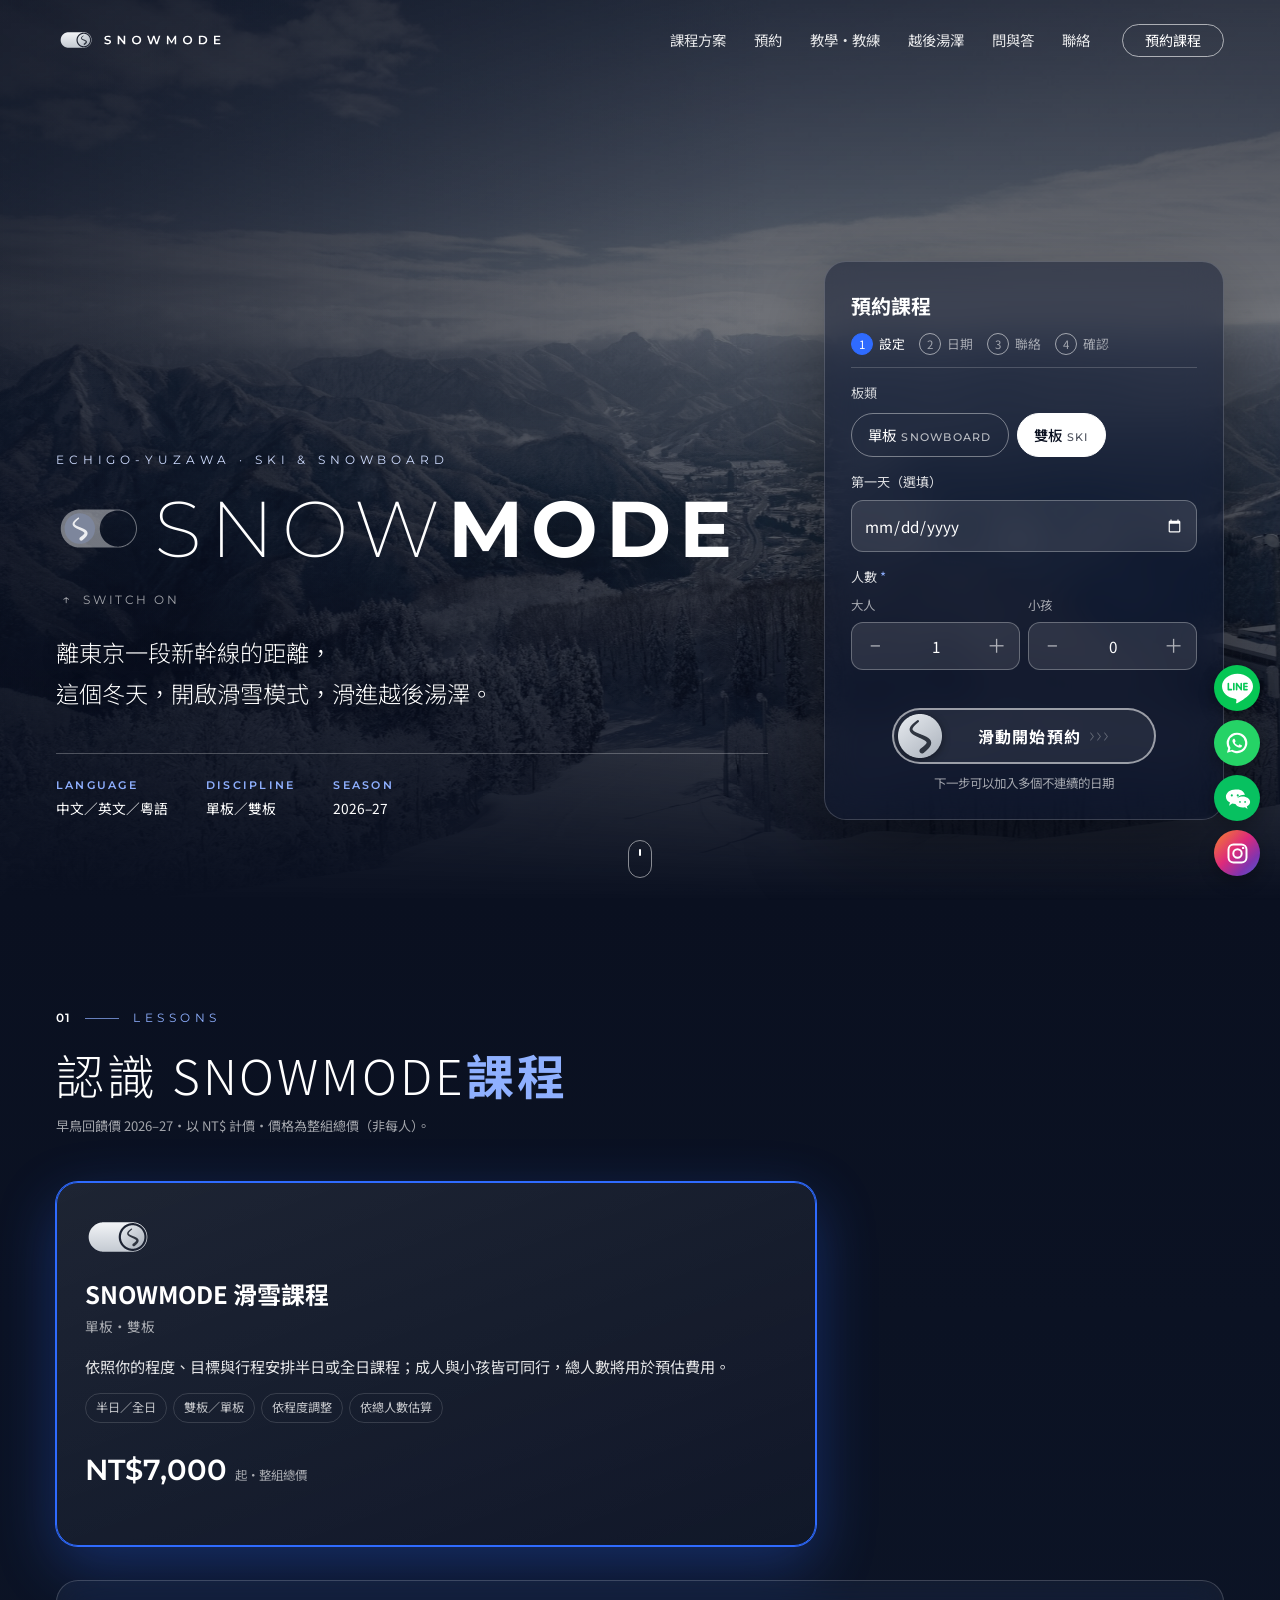
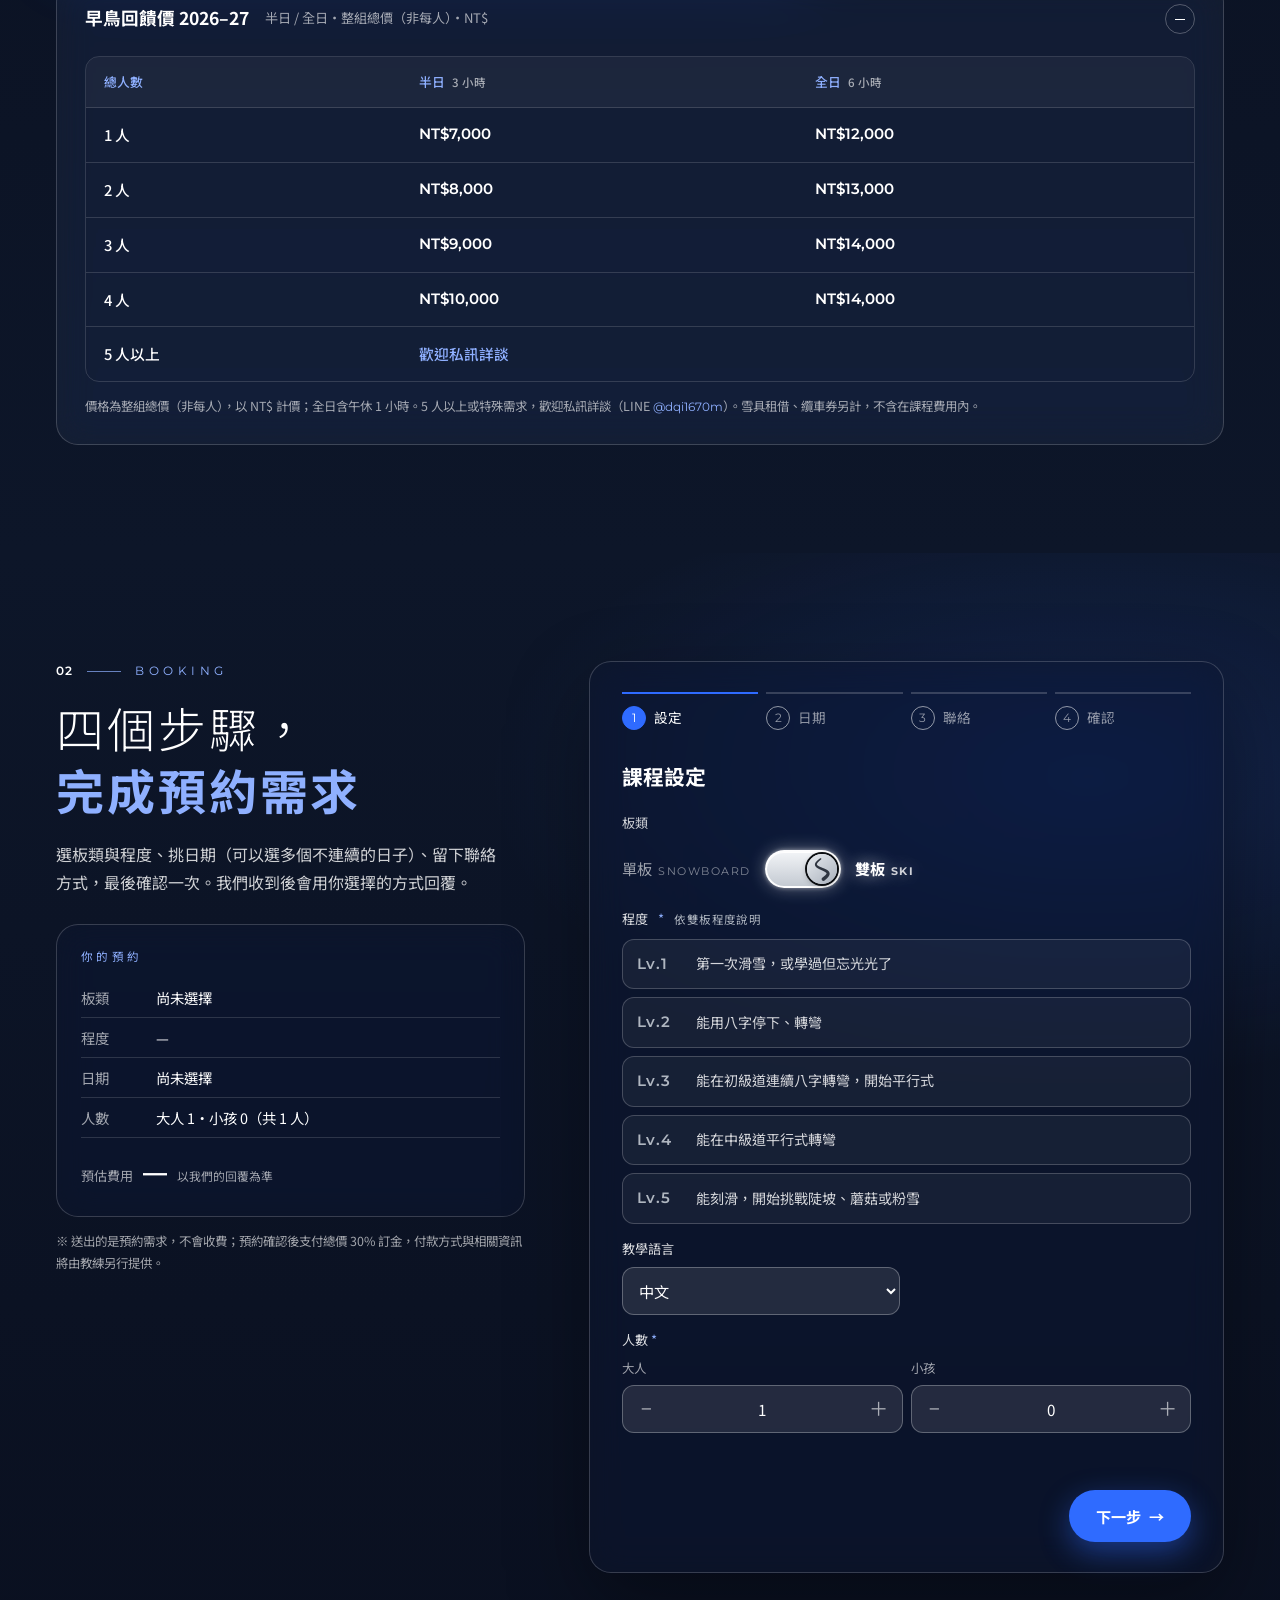
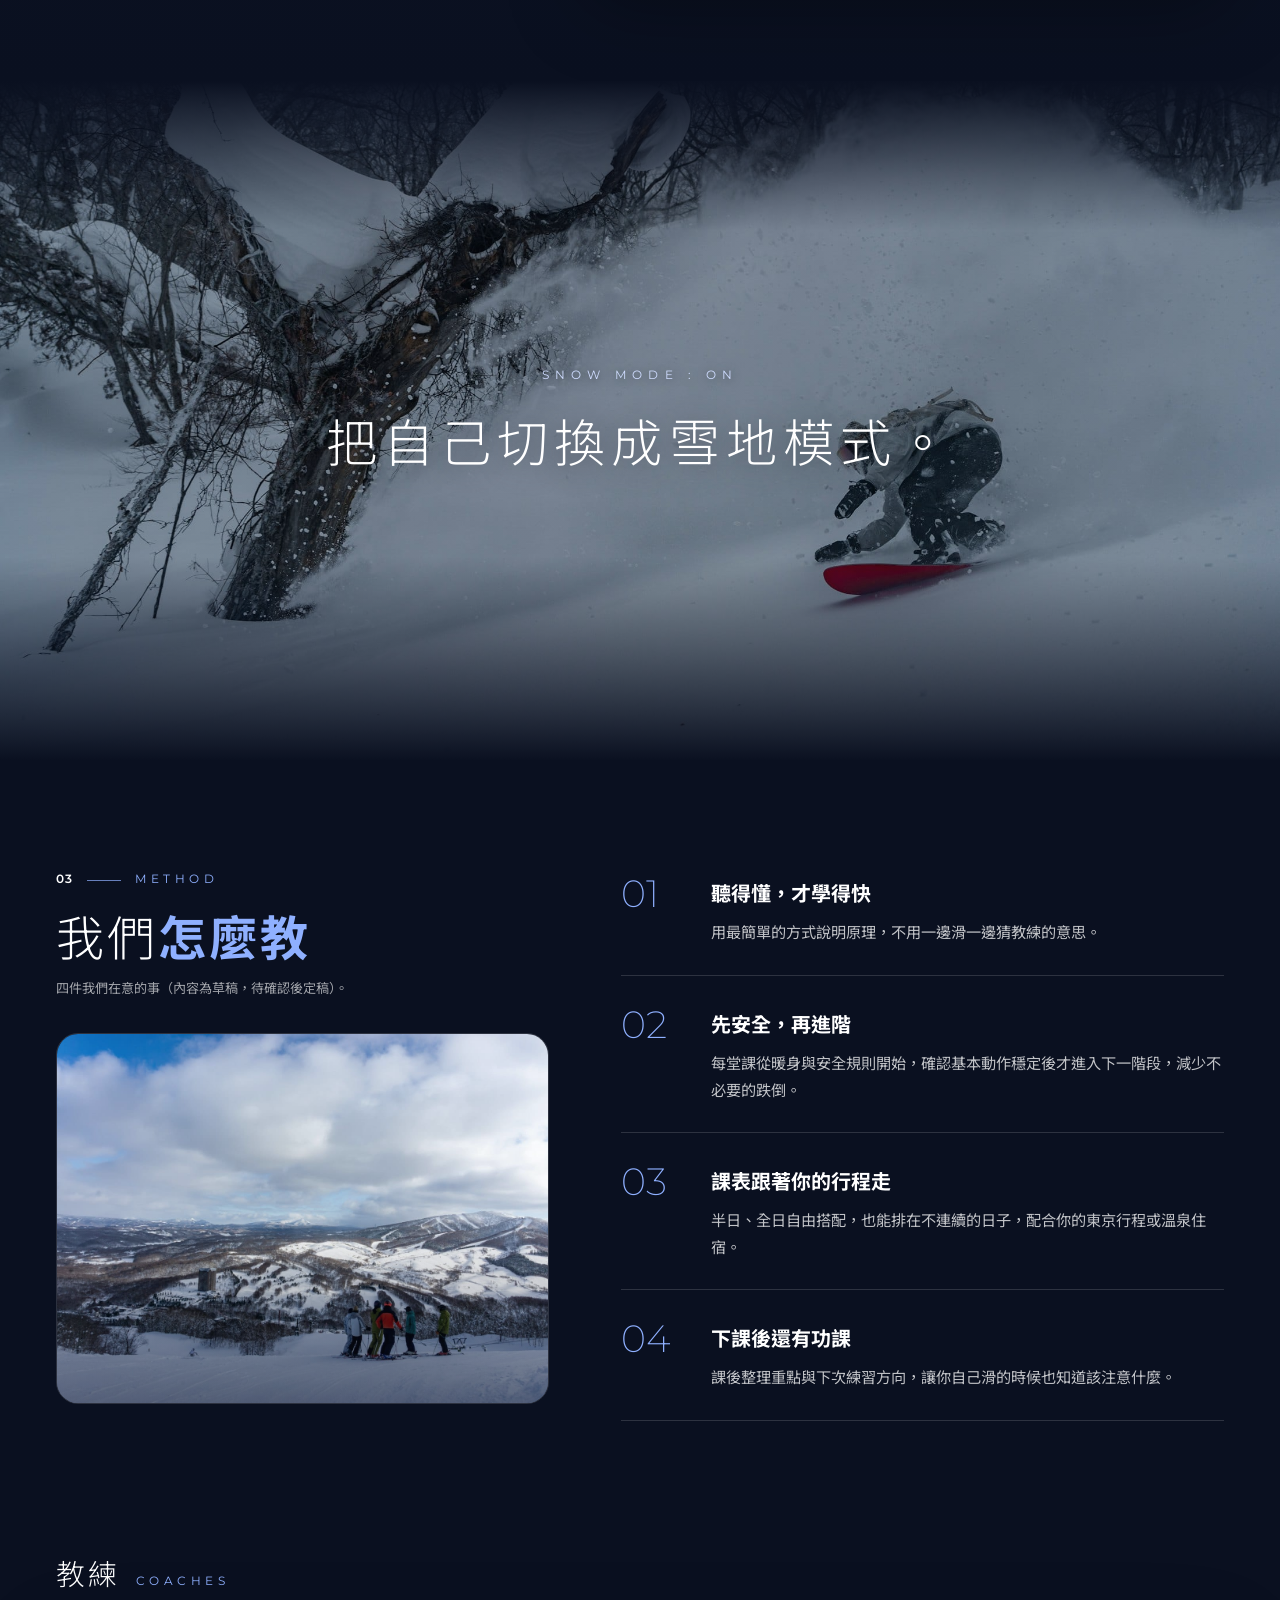
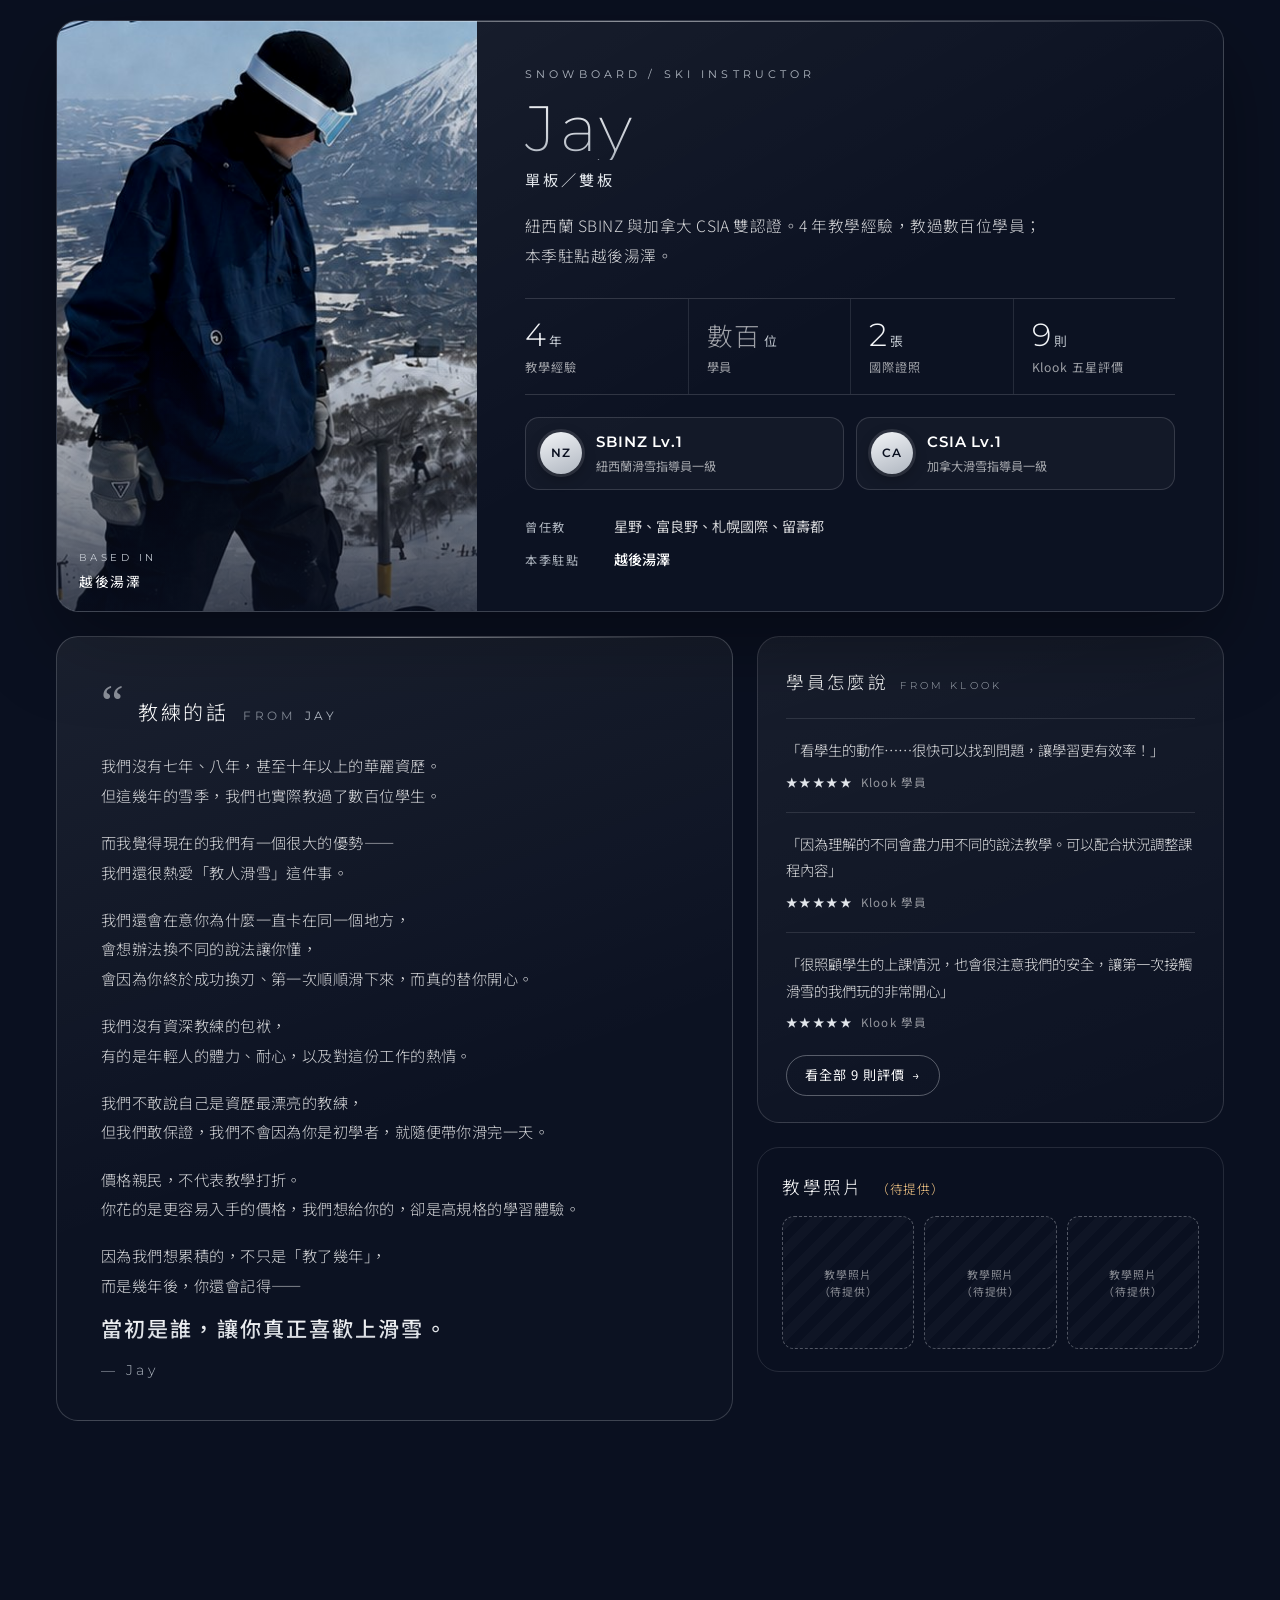
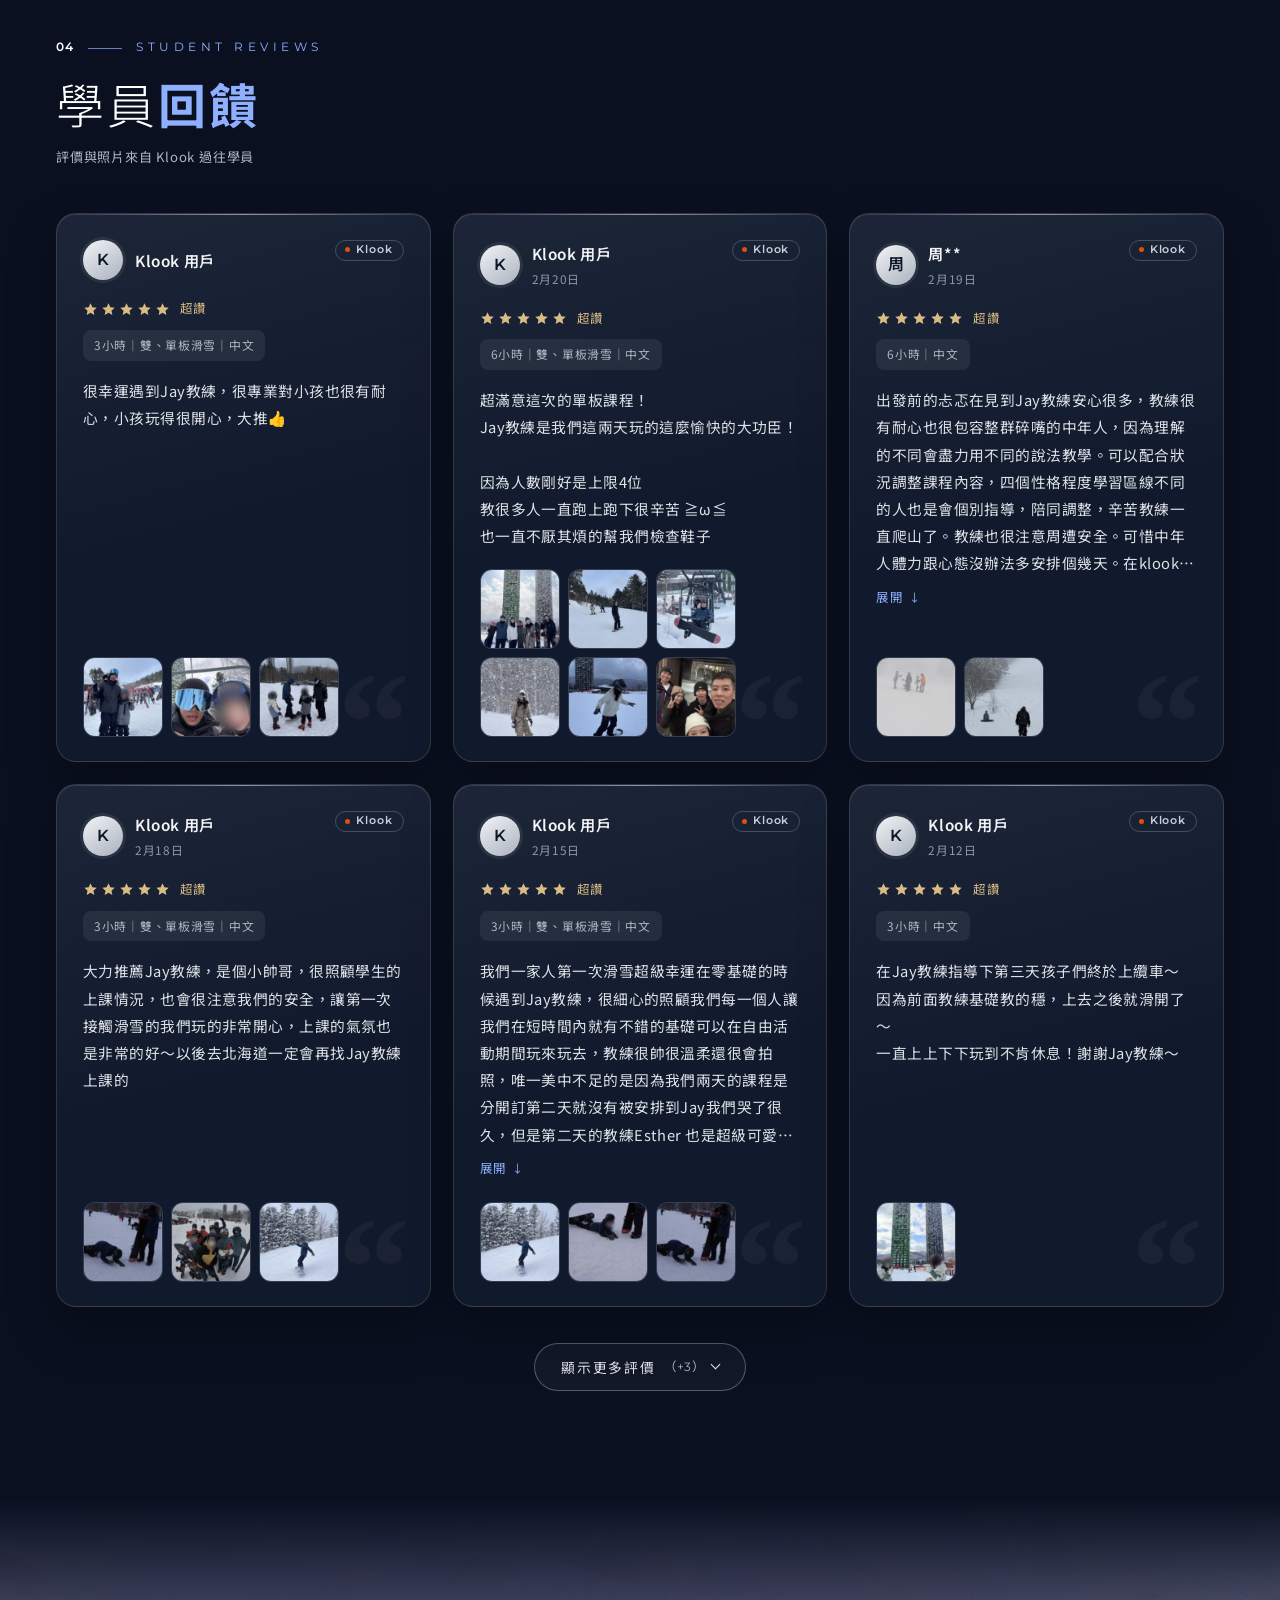
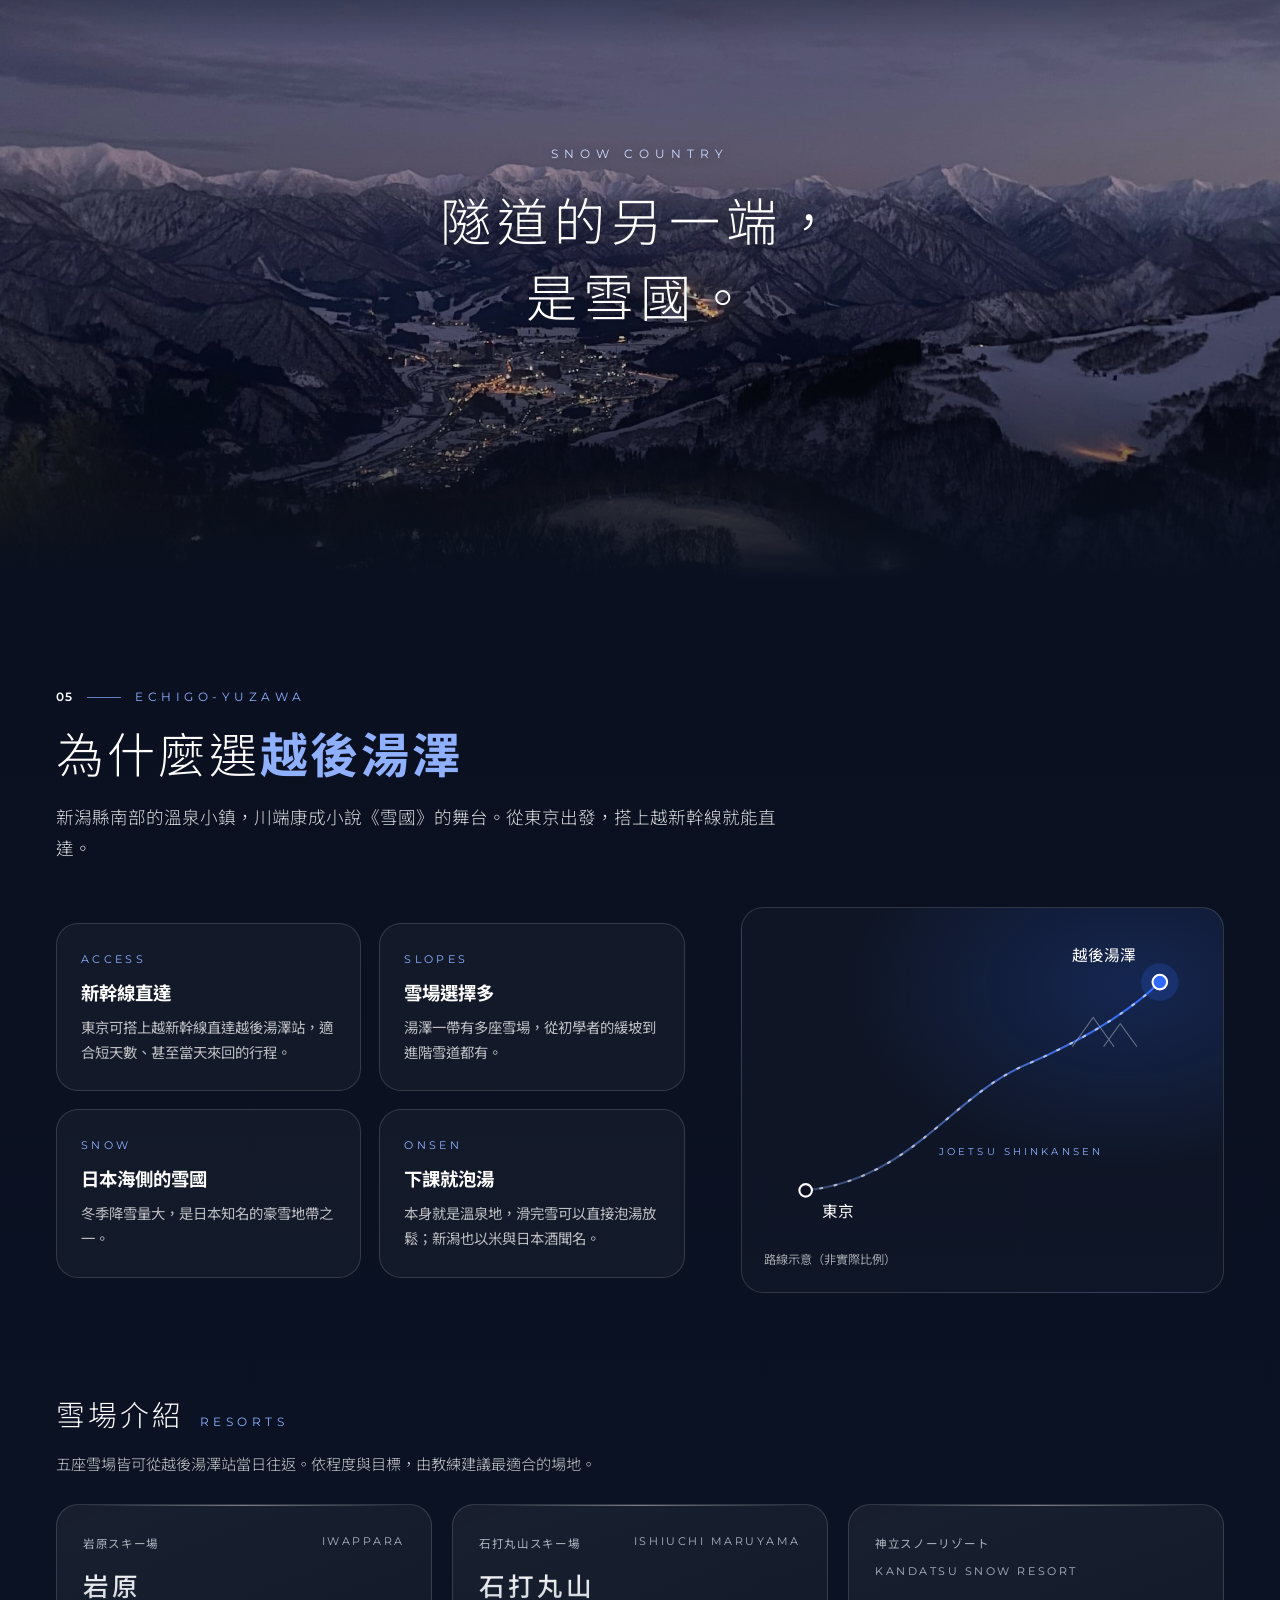
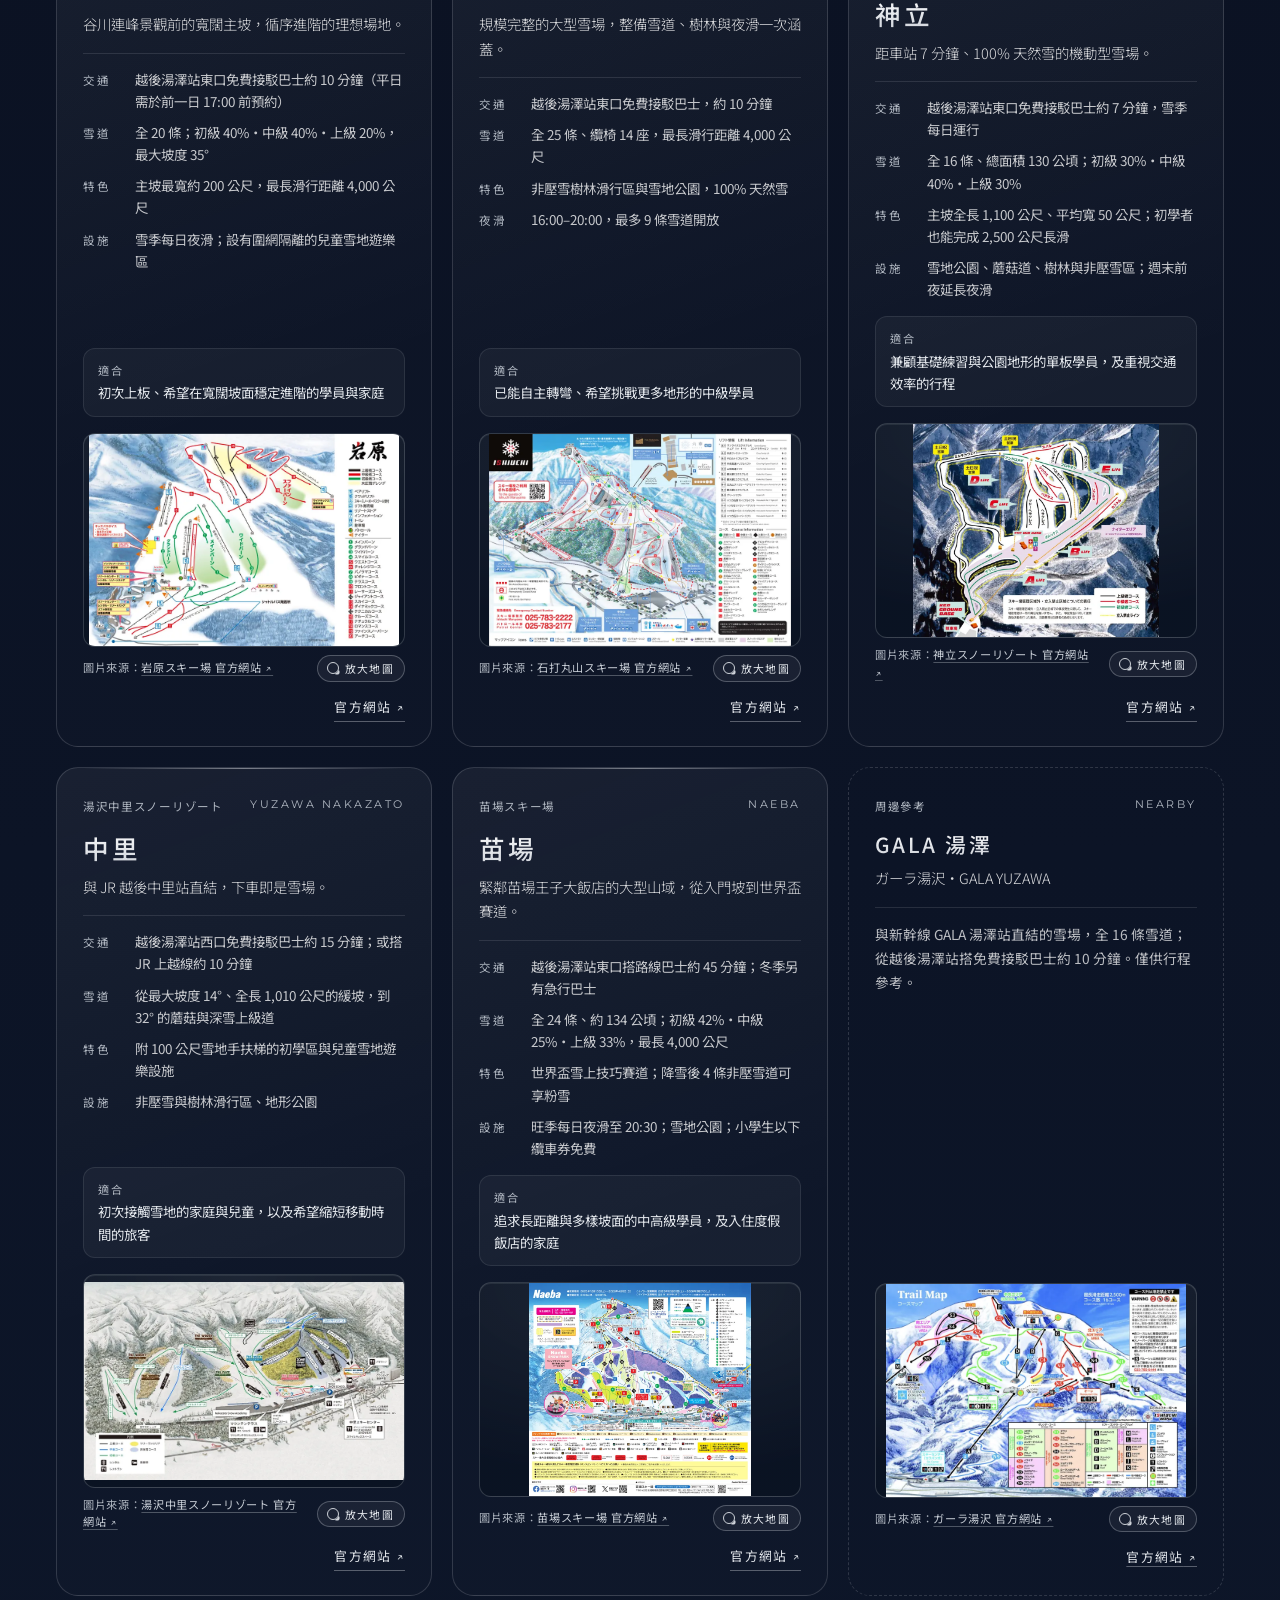
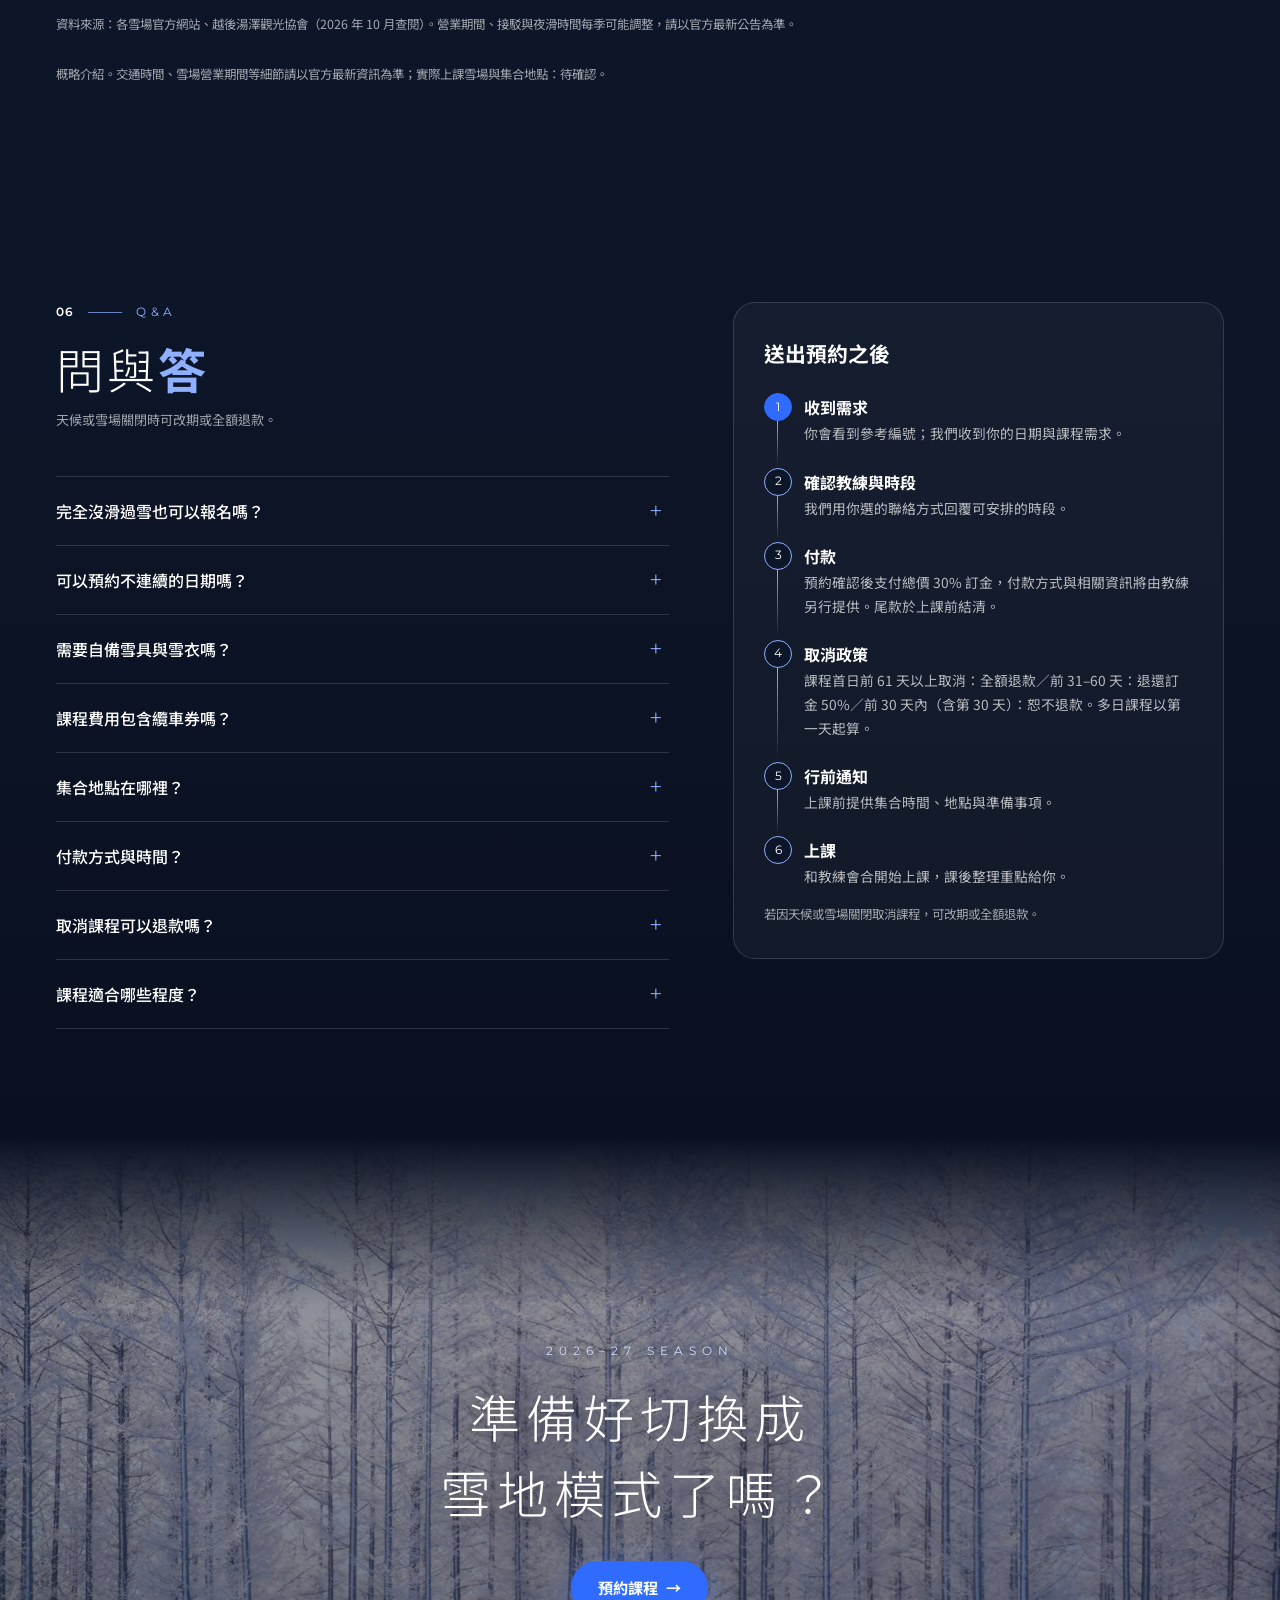
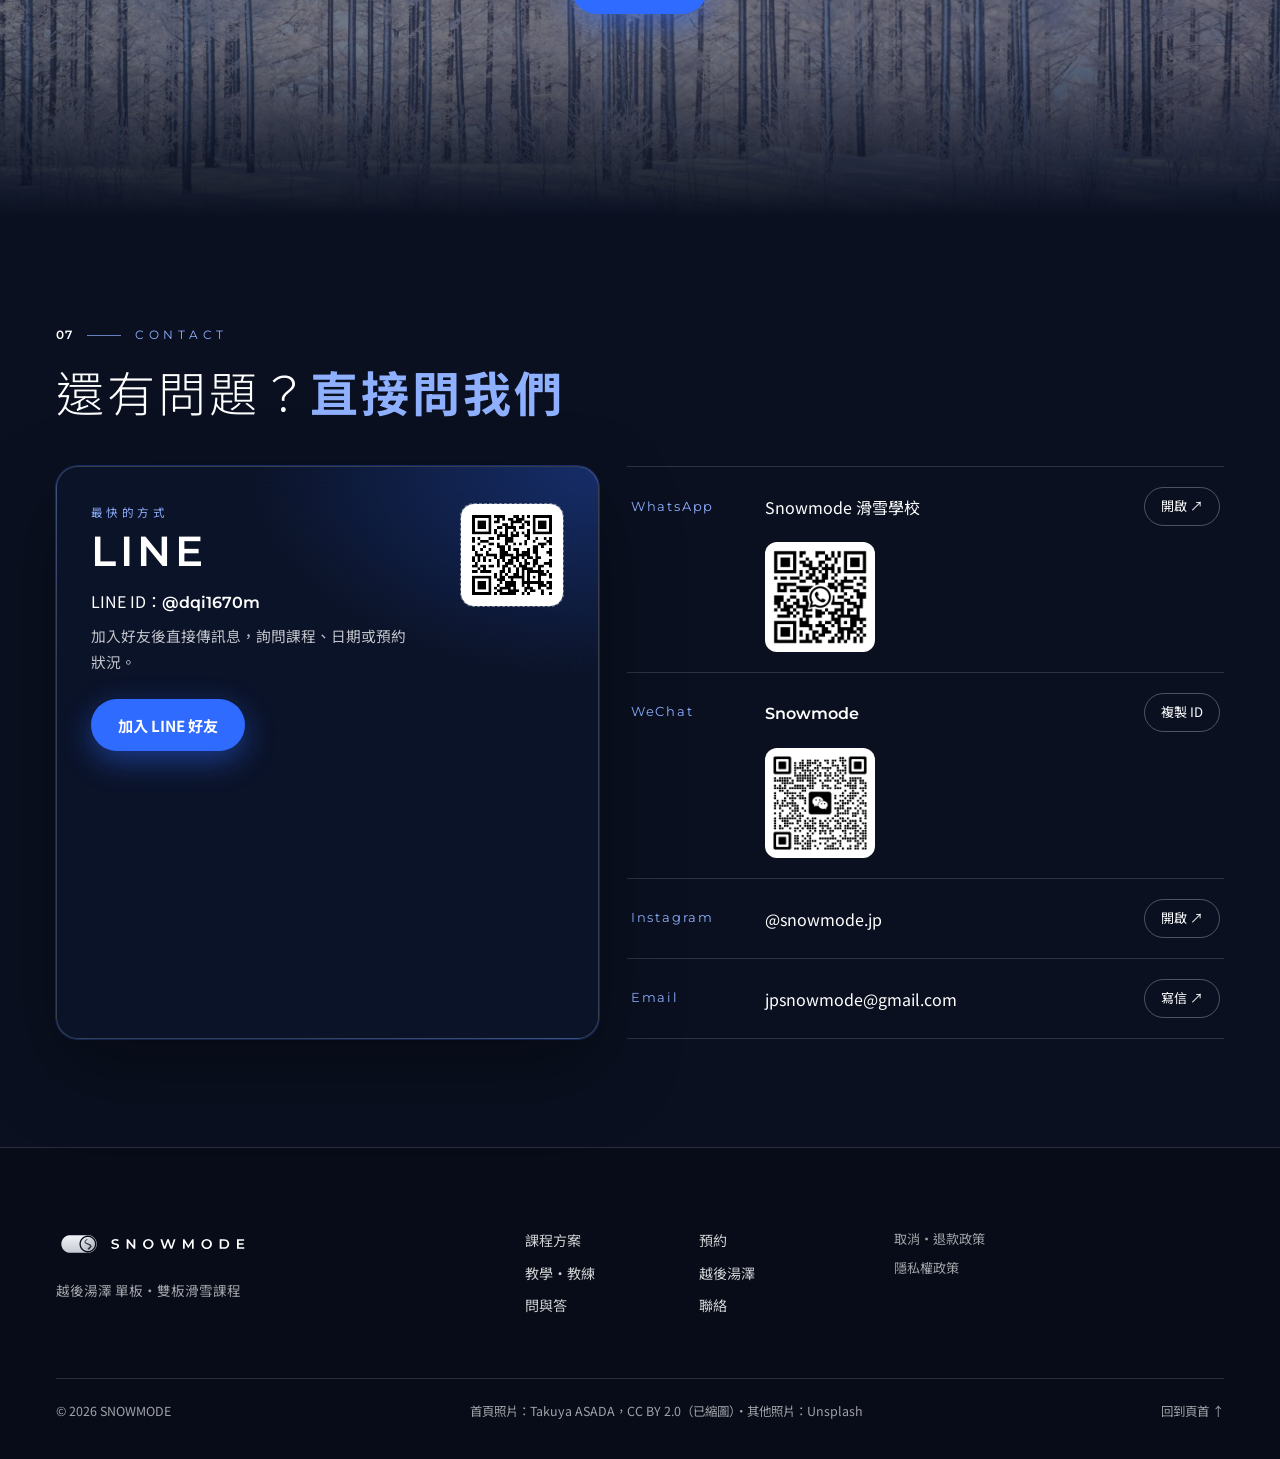
<file: preview-coach.html>
<!DOCTYPE html>
<html lang="zh-Hant-TW">
<head>
<meta charset="UTF-8">
<meta name="robots" content="noindex, nofollow">
<meta name="viewport" content="width=device-width, initial-scale=1.0">
<title>（預覽）教練區｜SNOWMODE</title>
<meta name="description" content="SNOWMODE：越後湯澤的雙板、單板滑雪課程，可選多個不連續日期線上預約。">
<meta property="og:site_name" content="SNOWMODE">
<meta property="og:title" content="SNOWMODE｜越後湯澤滑雪課程">
<meta property="og:description" content="離東京一段新幹線的距離，這個冬天，開啟滑雪模式，滑進越後湯澤。">
<meta property="og:type" content="website">
<meta property="og:locale" content="zh_TW">
<!-- TODO: og:image（上線前換成 SNOWMODE 自己的照片） -->
<meta name="theme-color" content="#0a1020">
<link rel="icon" type="image/svg+xml" href="img/logo/c-carve-favicon.svg?v=full">
<link rel="icon" type="image/png" sizes="32x32" href="img/logo/c-carve-favicon-32.png?v=full">
<link rel="apple-touch-icon" sizes="180x180" href="img/logo/apple-touch-icon.png?v=full">
<link rel="icon" type="image/png" sizes="48x48" href="img/logo/favicon-48.png?v=full">
<link rel="icon" type="image/png" sizes="96x96" href="img/logo/favicon-96.png?v=full">
<link rel="icon" type="image/png" sizes="192x192" href="img/logo/favicon-192.png?v=full">
<link rel="icon" href="/favicon.ico?v=full" sizes="any">
<link rel="preconnect" href="https://fonts.googleapis.com">
<link rel="preconnect" href="https://fonts.gstatic.com" crossorigin>
<link href="https://fonts.googleapis.com/css2?family=Montserrat:wght@200;300;400;600;700&family=Noto+Sans+TC:wght@300;400;500;700&display=swap" rel="stylesheet">
<link rel="stylesheet" href="style.css?v=pay1">
<link rel="stylesheet" href="hero-snow.css?v=1">
<link rel="canonical" href="https://jpsnowmode.com/">
<style>
/* ===== PREVIEW: single-coach layout (Jay) ===== */
.cx .coaches-head{margin-bottom:22px}
.cx-hero{position:relative;display:grid;grid-template-columns:minmax(0,420px) minmax(0,1fr);gap:0;border-radius:var(--r);overflow:hidden;
  border:1px solid rgba(226,230,235,.18);background:linear-gradient(150deg,rgba(255,255,255,.075),rgba(255,255,255,.012) 60%);box-shadow:0 30px 80px rgba(0,0,0,.35)}
.cx-hero::after{content:"";position:absolute;left:0;right:0;top:0;height:1px;background:linear-gradient(90deg,transparent,rgba(242,244,247,.55),transparent)}
.cx-photo{position:relative;margin:0;min-height:560px;overflow:hidden}
.cx-photo img{position:absolute;inset:0;width:100%;height:100%;object-fit:cover;object-position:38% 30%;filter:saturate(.9) contrast(1.03)}
.cx-photo::after{content:"";position:absolute;inset:0;background:linear-gradient(180deg,transparent 55%,rgba(10,16,32,.75));pointer-events:none}
.cx-photo figcaption{position:absolute;left:22px;bottom:18px;z-index:1;font-size:.86rem;letter-spacing:.12em;color:#fff;display:flex;flex-direction:column;gap:2px}
.cx-photo figcaption span{font-family:var(--lat);font-size:.64rem;letter-spacing:.34em;color:#C4CAD2}
.cx-main{padding:44px 48px 40px;display:flex;flex-direction:column;min-width:0}
.cx-kicker{font-family:var(--lat);font-size:.68rem;letter-spacing:.38em;color:#AFB6C0}
.cx-name{font-family:var(--lat);font-weight:200;font-size:4rem;line-height:1;letter-spacing:.06em;margin:12px 0 6px;
  background:linear-gradient(180deg,#F2F4F7,#AFB6C0);-webkit-background-clip:text;background-clip:text;color:transparent}
.cx-role{font-size:.95rem;letter-spacing:.2em;color:#E2E6EB}
.cx-lead span{display:inline-block}
.cx-lead{margin-top:18px;font-size:.98rem;line-height:1.9;font-weight:300;color:rgba(255,255,255,.82);letter-spacing:.03em}
.cx-stats{list-style:none;display:grid;grid-template-columns:repeat(4,minmax(0,1fr));margin:28px 0 0;border-top:1px solid rgba(226,230,235,.16);border-bottom:1px solid rgba(226,230,235,.16)}
.cx-stats li{padding:18px 6px 16px 18px;border-left:1px solid rgba(226,230,235,.12);display:flex;flex-direction:column;gap:4px}
.cx-stats li:first-child{border-left:0;padding-left:0}
.cx-stats b{font-family:var(--lat);font-weight:300;font-size:2rem;line-height:1.1;color:#F2F4F7;white-space:nowrap}
.cx-stats b small{font-family:var(--sans);font-size:.8rem;font-weight:400;margin-left:3px;color:#C4CAD2}
.cx-stats span{font-size:.76rem;letter-spacing:.08em;color:rgba(255,255,255,.6)}
.cx-certs{list-style:none;display:grid;grid-template-columns:repeat(2,minmax(0,1fr));gap:12px;margin-top:22px}
.cx-certs li{display:flex;align-items:center;gap:14px;padding:12px 14px;border-radius:14px;border:1px solid rgba(226,230,235,.16);background:rgba(255,255,255,.03)}
.cx-badge{flex:none;width:42px;height:42px;border-radius:50%;display:grid;place-items:center;font-family:var(--lat);font-size:.72rem;font-weight:600;letter-spacing:.08em;color:#0a1020;
  background:linear-gradient(160deg,#F2F4F7,#AFB6C0);box-shadow:0 0 0 3px rgba(226,230,235,.12),0 4px 14px rgba(0,0,0,.3)}
.cx-certs b{display:block;font-family:var(--lat);font-weight:600;font-size:.92rem;letter-spacing:.06em}
.cx-certs div span{display:block;font-size:.76rem;color:rgba(255,255,255,.62)}
.cx-places{margin-top:auto;padding-top:24px;display:grid;gap:8px}
.cx-places>div{display:flex;align-items:baseline;gap:16px}
.cx-places dt{flex:none;width:6em;white-space:nowrap;font-size:.76rem;letter-spacing:.14em;color:#AFB6C0}
.cx-places dd{display:flex;flex-wrap:wrap;gap:4px 0;font-size:.88rem;color:rgba(255,255,255,.82)}
.cx-places dd span{white-space:nowrap}
.cx-places .is-now{color:#fff;font-weight:500}

.cx-grid{display:grid;grid-template-columns:minmax(0,1.45fr) minmax(0,1fr);gap:24px;margin-top:24px;align-items:start}
.cx-note-row.coach-row.is-solo{display:block}
.cx-note-row>.coach-note{margin:0;padding:40px 44px 36px}
.cx-note-row>.coach-note::before{display:none}
.cx-voices{padding:30px 28px 26px;border-radius:var(--r);border:1px solid rgba(226,230,235,.16);background:linear-gradient(160deg,rgba(255,255,255,.06),rgba(255,255,255,.01))}
.cx-sub{font-weight:300;font-size:1.1rem;letter-spacing:.14em;display:flex;align-items:baseline;gap:12px;flex-wrap:wrap}
.cx-sub span[lang]{font-family:var(--lat);font-size:.62rem;letter-spacing:.32em;color:#AFB6C0}
.cx-q{margin:20px 0 0;padding-top:18px;border-top:1px solid rgba(226,230,235,.12)}
.cx-q blockquote{margin:0;font-size:.9rem;line-height:1.85;font-weight:300;color:rgba(255,255,255,.86)}
.cx-q blockquote::before{content:"「"}.cx-q blockquote::after{content:"」"}
.cx-q figcaption{margin-top:8px;font-size:.72rem;letter-spacing:.1em;color:rgba(255,255,255,.55);display:flex;align-items:center;gap:8px}
.cx-stars{color:#E2E6EB;letter-spacing:.12em;font-size:.72rem}
.cx-all{display:inline-flex;align-items:center;gap:.5em;margin-top:22px;padding:8px 18px;border-radius:999px;border:1px solid rgba(226,230,235,.35);font-size:.82rem;letter-spacing:.08em;color:#fff;text-decoration:none}
.cx-all::after{content:"→";font-family:var(--lat)}
.cx-all:hover{border-color:#fff;background:rgba(255,255,255,.06)}

.cx-side{display:grid;gap:24px;align-content:start}
.cx .cn-text{column-count:1}
.cx-gallery{padding:24px 24px 22px;border-radius:var(--r);border:1px solid rgba(226,230,235,.12)}
.cx-tbd{font-size:.8rem;letter-spacing:.06em;color:var(--warn)}
.cx-gallery ul{list-style:none;display:grid;grid-template-columns:repeat(3,minmax(0,1fr));gap:10px;margin-top:14px}
.cx-gallery li{aspect-ratio:1/1;border-radius:12px;border:1px dashed rgba(226,230,235,.32);background:repeating-linear-gradient(135deg,rgba(255,255,255,.025) 0 10px,transparent 10px 20px);display:grid;place-items:center;text-align:center;padding:10px}
.cx-gallery li span{font-size:.68rem;line-height:1.5;letter-spacing:.08em;color:rgba(255,255,255,.5)}

@media (max-width:1100px){
  .cx-side{grid-template-columns:minmax(0,1fr)}
  .cx-hero{grid-template-columns:minmax(0,340px) minmax(0,1fr)}
  .cx-main{padding:34px 34px 30px}
  .cx-grid{grid-template-columns:minmax(0,1fr)}
}
@media (max-width:820px){
  .cx-hero{grid-template-columns:minmax(0,1fr)}
  .cx-photo{aspect-ratio:4/3;min-height:0}
  .cx .cn-text{column-count:1}
  .cx-photo img{object-position:40% 25%}
  .cx-stats{grid-template-columns:repeat(2,minmax(0,1fr))}
  .cx-stats li:nth-child(3){border-left:0;padding-left:0}
  .cx-stats li:nth-child(n+3){border-top:1px solid rgba(226,230,235,.12)}
}
@media (max-width:640px){
  .cx-photo{aspect-ratio:1/1}
  .cx-main{padding:24px 20px 22px}
  .cx-name{font-size:3rem;margin-top:8px}
  .cx-lead span{display:inline-block}
.cx-lead{font-size:.9rem;margin-top:14px}
  .cx-stats{margin-top:20px}
  .cx-stats li{padding:14px 4px 12px 14px}
  .cx-stats b{font-size:1.6rem}
  .cx-certs{grid-template-columns:minmax(0,1fr);gap:10px;margin-top:18px}
  .cx-places{padding-top:18px}
  .cx-places dd{font-size:.84rem}
  .cx-grid{gap:16px;margin-top:16px}
  .cx-note-row>.coach-note{padding:28px 22px 24px}
  .cx-voices{padding:24px 20px 20px}
  .cx-side{gap:16px}
  .cx-gallery{padding:20px 16px 16px}
  .cx-gallery ul{gap:8px}
  .cx-gallery li{border-radius:12px;padding:6px}
  .cx-gallery li span{font-size:.66rem}
}
.cx-stats b .cx-cjk{font-family:var(--sans);font-weight:300;font-size:.8em;letter-spacing:.04em}

</style>
</head>
<body>
<!--
  ===== 照片來源（全部為 暫用照片，上線前替換 成 SNOWMODE 自己的照片）=====
  img/hero-yuzawa.jpg (used as the hero background): Takuya ASADA, CC BY 2.0 — https://commons.wikimedia.org/wiki/File:Yuzawa_(31203392313).jpg (credited in the footer; resized).
  The photos below: free to use under the Unsplash License — https://unsplash.com/license
  Mood images only. None of them were taken in Echigo-Yuzawa; do not present them as Yuzawa.
  - img/hero.jpg          "A person skiing down a snow covered mountain" — Jeremy Bishop (@jeremybishop)
                          https://unsplash.com/photos/JjT0fv5KlhM  (Hokkaido / Niseko tags on Unsplash)
  - img/band-powder*.jpg  "A man riding a snowboard down a snow covered slope" — Jeremy Bishop (@jeremybishop)
                          https://unsplash.com/photos/Rc8_vVjYjuc  (Hokkaido / Niseko tags on Unsplash)
  - img/method.jpg        "A group of people standing on top of a snow covered slope" — Walter Dziemianczyk (@wdziemia)
                          https://unsplash.com/photos/0NqzMKYKZ2g  (Rusutsu, Hokkaido)
  - img/band-niigata*.jpg "A night view of a snowy mountain with a city in the distance" — Sy (@a____mundane)
                          https://unsplash.com/photos/SJ8ThMm2IrI  (Niigata Prefecture; exact spot not stated)
  - img/band-forest*.jpg  "A snow covered forest filled with lots of trees" — TERRA (@terra_gallery)
                          https://unsplash.com/photos/JToi54yZqRs  (Furano, Hokkaido)
-->
<a class="skip" href="#booking">跳到預約</a>

<!-- ===== Header ===== -->
<header class="nav" id="nav">
  <a class="brand" href="#top" aria-label="SNOWMODE 回到頁首"><img src="img/logo/c-carve-lockup-dark.svg?v=silver" alt="SNOWMODE" width="165" height="28"></a>
  <nav class="links" id="menu" aria-label="主要導覽">
    <a href="#lessons">課程方案</a>
    <a href="#booking">預約</a>
    <a href="#method">教學・教練</a>
    <a href="#yuzawa">越後湯澤</a>
    <a href="#faq">問與答</a>
    <a href="#contact">聯絡</a>
    <a href="#booking" class="menu-cta">預約課程</a>
  </nav>
  <a class="nav-cta" href="#booking">預約課程</a>
  <button class="menu-btn" type="button" aria-expanded="false" aria-controls="menu" aria-label="開啟選單"><span></span><span></span></button>
</header>

<main>
<!-- ===== Hero ===== -->
<section class="hero" id="top" aria-labelledby="hero-title">
  <canvas class="snow-canvas" id="snow-canvas" aria-hidden="true"></canvas>
  <div class="hero-bg" role="img" aria-label="從 GALA 湯澤雪場俯瞰越後湯澤的雪景"></div>
  <div class="hero-copy">
    <p class="eyebrow">ECHIGO-YUZAWA · SKI &amp; SNOWBOARD</p>
    <h1 id="hero-title" aria-label="SNOWMODE"><button type="button" class="hero-switch" id="snow-switch" role="switch" aria-checked="false" aria-label="SNOW MODE 雪景模式" aria-describedby="snow-hint"><svg class="ss-svg" viewBox="0 0 360 240" aria-hidden="true" focusable="false"><defs><linearGradient id="ssTc" x1="0" y1="0" x2="0" y2="1"><stop offset="0" stop-color="#F2F4F7"/><stop offset="1" stop-color="#C4CAD2"/></linearGradient><linearGradient id="ssKc" x1="0.15" y1="0.05" x2="0.85" y2="0.95"><stop offset="0" stop-color="#E2E6EB"/><stop offset="1" stop-color="#AFB6C0"/></linearGradient></defs><rect class="ss-fill" x="30" y="50" width="300" height="140" rx="70"/><path class="ss-track" fill-rule="evenodd" d="M98.04 40.02 L96.07 40.10 L94.11 40.22 L92.16 40.39 L90.21 40.60 L88.26 40.87 L86.32 41.18 L84.39 41.54 L82.47 41.94 L80.56 42.40 L78.66 42.90 L76.78 43.44 L74.91 44.04 L73.05 44.68 L71.21 45.36 L69.39 46.09 L67.58 46.86 L65.80 47.68 L64.03 48.54 L62.29 49.45 L60.57 50.39 L58.87 51.38 L57.20 52.41 L55.55 53.48 L53.94 54.59 L52.34 55.74 L50.78 56.93 L49.25 58.16 L47.75 59.42 L46.28 60.72 L44.84 62.06 L43.43 63.43 L42.06 64.84 L40.72 66.28 L39.42 67.75 L38.16 69.25 L36.93 70.78 L35.74 72.34 L34.59 73.94 L33.48 75.55 L32.41 77.20 L31.38 78.87 L30.39 80.57 L29.45 82.29 L28.54 84.03 L27.68 85.80 L26.86 87.58 L26.09 89.39 L25.36 91.21 L24.68 93.05 L24.04 94.91 L23.44 96.78 L22.90 98.66 L22.40 100.56 L21.94 102.47 L21.54 104.39 L21.18 106.32 L20.87 108.26 L20.60 110.21 L20.39 112.16 L20.22 114.11 L20.10 116.07 L20.02 118.04 L20.00 120.00 L20.02 121.96 L20.10 123.93 L20.22 125.89 L20.39 127.84 L20.60 129.79 L20.87 131.74 L21.18 133.68 L21.54 135.61 L21.94 137.53 L22.40 139.44 L22.90 141.34 L23.44 143.22 L24.04 145.09 L24.68 146.95 L25.36 148.79 L26.09 150.61 L26.86 152.42 L27.68 154.20 L28.54 155.97 L29.45 157.71 L30.39 159.43 L31.38 161.13 L32.41 162.80 L33.48 164.45 L34.59 166.06 L35.74 167.66 L36.93 169.22 L38.16 170.75 L39.42 172.25 L40.72 173.72 L42.06 175.16 L43.43 176.57 L44.84 177.94 L46.28 179.28 L47.75 180.58 L49.25 181.84 L50.78 183.07 L52.34 184.26 L53.94 185.41 L55.55 186.52 L57.20 187.59 L58.87 188.62 L60.57 189.61 L62.29 190.55 L64.03 191.46 L65.80 192.32 L67.58 193.14 L69.39 193.91 L71.21 194.64 L73.05 195.32 L74.91 195.96 L76.78 196.56 L78.66 197.10 L80.56 197.60 L82.47 198.06 L84.39 198.46 L86.32 198.82 L88.26 199.13 L90.21 199.40 L92.16 199.61 L94.11 199.78 L96.07 199.90 L98.04 199.98 L100.00 200.00 L260.00 200.00 L261.96 199.98 L263.93 199.90 L265.89 199.78 L267.84 199.61 L269.79 199.40 L271.74 199.13 L273.68 198.82 L275.61 198.46 L277.53 198.06 L279.44 197.60 L281.34 197.10 L283.22 196.56 L285.09 195.96 L286.95 195.32 L288.79 194.64 L290.61 193.91 L292.42 193.14 L294.20 192.32 L295.97 191.46 L297.71 190.55 L299.43 189.61 L301.13 188.62 L302.80 187.59 L304.45 186.52 L306.06 185.41 L307.66 184.26 L309.22 183.07 L310.75 181.84 L312.25 180.58 L313.72 179.28 L315.16 177.94 L316.57 176.57 L317.94 175.16 L319.28 173.72 L320.58 172.25 L321.84 170.75 L323.07 169.22 L324.26 167.66 L325.41 166.06 L326.52 164.45 L327.59 162.80 L328.62 161.13 L329.61 159.43 L330.55 157.71 L331.46 155.97 L332.32 154.20 L333.14 152.42 L333.91 150.61 L334.64 148.79 L335.32 146.95 L335.96 145.09 L336.56 143.22 L337.10 141.34 L337.60 139.44 L338.06 137.53 L338.46 135.61 L338.82 133.68 L339.13 131.74 L339.40 129.79 L339.61 127.84 L339.78 125.89 L339.90 123.93 L339.98 121.96 L340.00 120.00 L339.98 118.04 L339.90 116.07 L339.78 114.11 L339.61 112.16 L339.40 110.21 L339.13 108.26 L338.82 106.32 L338.46 104.39 L338.06 102.47 L337.60 100.56 L337.10 98.66 L336.56 96.78 L335.96 94.91 L335.32 93.05 L334.64 91.21 L333.91 89.39 L333.14 87.58 L332.32 85.80 L331.46 84.03 L330.55 82.29 L329.61 80.57 L328.62 78.87 L327.59 77.20 L326.52 75.55 L325.41 73.94 L324.26 72.34 L323.07 70.78 L321.84 69.25 L320.58 67.75 L319.28 66.28 L317.94 64.84 L316.57 63.43 L315.16 62.06 L313.72 60.72 L312.25 59.42 L310.75 58.16 L309.22 56.93 L307.66 55.74 L306.06 54.59 L304.45 53.48 L302.80 52.41 L301.13 51.38 L299.43 50.39 L297.71 49.45 L295.97 48.54 L294.20 47.68 L292.42 46.86 L290.61 46.09 L288.79 45.36 L286.95 44.68 L285.09 44.04 L283.22 43.44 L281.34 42.90 L279.44 42.40 L277.53 41.94 L275.61 41.54 L273.68 41.18 L271.74 40.87 L269.79 40.60 L267.84 40.39 L265.89 40.22 L263.93 40.10 L261.96 40.02 L260.00 40.00 L100.00 40.00Z M335.98 121.87 L335.91 123.73 L335.79 125.59 L335.63 127.45 L335.43 129.30 L335.18 131.15 L334.88 132.99 L334.54 134.83 L334.15 136.65 L333.72 138.47 L333.25 140.27 L332.73 142.06 L332.16 143.84 L331.56 145.60 L330.91 147.35 L330.21 149.08 L329.48 150.80 L328.70 152.49 L327.89 154.17 L327.03 155.83 L326.13 157.46 L325.19 159.07 L324.21 160.66 L323.19 162.22 L322.14 163.76 L321.04 165.27 L319.91 166.76 L318.75 168.21 L317.55 169.64 L316.31 171.04 L315.04 172.41 L313.74 173.74 L312.41 175.04 L311.04 176.31 L309.64 177.55 L308.21 178.75 L306.76 179.91 L305.27 181.04 L303.76 182.14 L302.22 183.19 L300.66 184.21 L299.07 185.19 L297.46 186.13 L295.83 187.03 L294.17 187.89 L292.49 188.70 L290.80 189.48 L289.08 190.21 L287.35 190.91 L285.60 191.56 L283.84 192.16 L282.06 192.73 L280.27 193.25 L278.47 193.72 L276.65 194.15 L274.83 194.54 L272.99 194.88 L271.15 195.18 L269.30 195.43 L267.45 195.63 L265.59 195.79 L263.73 195.91 L261.87 195.98 L260.00 196.00 L258.13 195.98 L256.27 195.91 L254.41 195.79 L252.55 195.63 L250.70 195.43 L248.85 195.18 L247.01 194.88 L245.17 194.54 L243.35 194.15 L241.53 193.72 L239.73 193.25 L237.94 192.73 L236.16 192.16 L234.40 191.56 L232.65 190.91 L230.92 190.21 L229.20 189.48 L227.51 188.70 L225.83 187.89 L224.17 187.03 L222.54 186.13 L220.93 185.19 L219.34 184.21 L217.78 183.19 L216.24 182.14 L214.73 181.04 L213.24 179.91 L211.79 178.75 L210.36 177.55 L208.96 176.31 L207.59 175.04 L206.26 173.74 L204.96 172.41 L203.69 171.04 L202.45 169.64 L201.25 168.21 L200.09 166.76 L198.96 165.27 L197.86 163.76 L196.81 162.22 L195.79 160.66 L194.81 159.07 L193.87 157.46 L192.97 155.83 L192.11 154.17 L191.30 152.49 L190.52 150.80 L189.79 149.08 L189.09 147.35 L188.44 145.60 L187.84 143.84 L187.27 142.06 L186.75 140.27 L186.28 138.47 L185.85 136.65 L185.46 134.83 L185.12 132.99 L184.82 131.15 L184.57 129.30 L184.37 127.45 L184.21 125.59 L184.09 123.73 L184.02 121.87 L184.00 120.00 L184.02 118.13 L184.09 116.27 L184.21 114.41 L184.37 112.55 L184.57 110.70 L184.82 108.85 L185.12 107.01 L185.46 105.17 L185.85 103.35 L186.28 101.53 L186.75 99.73 L187.27 97.94 L187.84 96.16 L188.44 94.40 L189.09 92.65 L189.79 90.92 L190.52 89.20 L191.30 87.51 L192.11 85.83 L192.97 84.17 L193.87 82.54 L194.81 80.93 L195.79 79.34 L196.81 77.78 L197.86 76.24 L198.96 74.73 L200.09 73.24 L201.25 71.79 L202.45 70.36 L203.69 68.96 L204.96 67.59 L206.26 66.26 L207.59 64.96 L208.96 63.69 L210.36 62.45 L211.79 61.25 L213.24 60.09 L214.73 58.96 L216.24 57.86 L217.78 56.81 L219.34 55.79 L220.93 54.81 L222.54 53.87 L224.17 52.97 L225.83 52.11 L227.51 51.30 L229.20 50.52 L230.92 49.79 L232.65 49.09 L234.40 48.44 L236.16 47.84 L237.94 47.27 L239.73 46.75 L241.53 46.28 L243.35 45.85 L245.17 45.46 L247.01 45.12 L248.85 44.82 L250.70 44.57 L252.55 44.37 L254.41 44.21 L256.27 44.09 L258.13 44.02 L260.00 44.00 L261.87 44.02 L263.73 44.09 L265.59 44.21 L267.45 44.37 L269.30 44.57 L271.15 44.82 L272.99 45.12 L274.83 45.46 L276.65 45.85 L278.47 46.28 L280.27 46.75 L282.06 47.27 L283.84 47.84 L285.60 48.44 L287.35 49.09 L289.08 49.79 L290.80 50.52 L292.49 51.30 L294.17 52.11 L295.83 52.97 L297.46 53.87 L299.07 54.81 L300.66 55.79 L302.22 56.81 L303.76 57.86 L305.27 58.96 L306.76 60.09 L308.21 61.25 L309.64 62.45 L311.04 63.69 L312.41 64.96 L313.74 66.26 L315.04 67.59 L316.31 68.96 L317.55 70.36 L318.75 71.79 L319.91 73.24 L321.04 74.73 L322.14 76.24 L323.19 77.78 L324.21 79.34 L325.19 80.93 L326.13 82.54 L327.03 84.17 L327.89 85.83 L328.70 87.51 L329.48 89.20 L330.21 90.92 L330.91 92.65 L331.56 94.40 L332.16 96.16 L332.73 97.94 L333.25 99.73 L333.72 101.53 L334.15 103.35 L334.54 105.17 L334.88 107.01 L335.18 108.85 L335.43 110.70 L335.63 112.55 L335.79 114.41 L335.91 116.27 L335.98 118.13 L336.00 120.00Z"/><g class="ss-knob"><g class="ss-knob-in"><path class="ss-knob-bg" fill-rule="evenodd" d="M324.00 120.00 L323.98 118.43 L323.92 116.86 L323.83 115.29 L323.69 113.73 L323.52 112.17 L323.31 110.61 L323.06 109.06 L322.77 107.51 L322.44 105.98 L322.08 104.45 L321.68 102.93 L321.24 101.42 L320.77 99.92 L320.26 98.44 L319.71 96.97 L319.13 95.51 L318.51 94.06 L317.86 92.64 L317.17 91.22 L316.44 89.83 L315.69 88.45 L314.89 87.10 L314.07 85.76 L313.21 84.44 L312.33 83.15 L311.41 81.88 L310.45 80.63 L309.47 79.40 L308.46 78.20 L307.42 77.02 L306.35 75.87 L305.25 74.75 L304.13 73.65 L302.98 72.58 L301.80 71.54 L300.60 70.53 L299.37 69.55 L298.12 68.59 L296.85 67.67 L295.56 66.79 L294.24 65.93 L292.90 65.11 L291.55 64.31 L290.17 63.56 L288.78 62.83 L287.36 62.14 L285.94 61.49 L284.49 60.87 L283.03 60.29 L281.56 59.74 L280.08 59.23 L278.58 58.76 L277.07 58.32 L275.55 57.92 L274.02 57.56 L272.49 57.23 L270.94 56.94 L269.39 56.69 L267.83 56.48 L266.27 56.31 L264.71 56.17 L263.14 56.08 L261.57 56.02 L260.00 56.00 L258.43 56.02 L256.86 56.08 L255.29 56.17 L253.73 56.31 L252.17 56.48 L250.61 56.69 L249.06 56.94 L247.51 57.23 L245.98 57.56 L244.45 57.92 L242.93 58.32 L241.42 58.76 L239.92 59.23 L238.44 59.74 L236.97 60.29 L235.51 60.87 L234.06 61.49 L232.64 62.14 L231.22 62.83 L229.83 63.56 L228.45 64.31 L227.10 65.11 L225.76 65.93 L224.44 66.79 L223.15 67.67 L221.88 68.59 L220.63 69.55 L219.40 70.53 L218.20 71.54 L217.02 72.58 L215.87 73.65 L214.75 74.75 L213.65 75.87 L212.58 77.02 L211.54 78.20 L210.53 79.40 L209.55 80.63 L208.59 81.88 L207.67 83.15 L206.79 84.44 L205.93 85.76 L205.11 87.10 L204.31 88.45 L203.56 89.83 L202.83 91.22 L202.14 92.64 L201.49 94.06 L200.87 95.51 L200.29 96.97 L199.74 98.44 L199.23 99.92 L198.76 101.42 L198.32 102.93 L197.92 104.45 L197.56 105.98 L197.23 107.51 L196.94 109.06 L196.69 110.61 L196.48 112.17 L196.31 113.73 L196.17 115.29 L196.08 116.86 L196.02 118.43 L196.00 120.00 L196.02 121.57 L196.08 123.14 L196.17 124.71 L196.31 126.27 L196.48 127.83 L196.69 129.39 L196.94 130.94 L197.23 132.49 L197.56 134.02 L197.92 135.55 L198.32 137.07 L198.76 138.58 L199.23 140.08 L199.74 141.56 L200.29 143.03 L200.87 144.49 L201.49 145.94 L202.14 147.36 L202.83 148.78 L203.56 150.17 L204.31 151.55 L205.11 152.90 L205.93 154.24 L206.79 155.56 L207.67 156.85 L208.59 158.12 L209.55 159.37 L210.53 160.60 L211.54 161.80 L212.58 162.98 L213.65 164.13 L214.75 165.25 L215.87 166.35 L217.02 167.42 L218.20 168.46 L219.40 169.47 L220.63 170.45 L221.88 171.41 L223.15 172.33 L224.44 173.21 L225.76 174.07 L227.10 174.89 L228.45 175.69 L229.83 176.44 L231.22 177.17 L232.64 177.86 L234.06 178.51 L235.51 179.13 L236.97 179.71 L238.44 180.26 L239.92 180.77 L241.42 181.24 L242.93 181.68 L244.45 182.08 L245.98 182.44 L247.51 182.77 L249.06 183.06 L250.61 183.31 L252.17 183.52 L253.73 183.69 L255.29 183.83 L256.86 183.92 L258.43 183.98 L260.00 184.00 L261.57 183.98 L263.14 183.92 L264.71 183.83 L266.27 183.69 L267.83 183.52 L269.39 183.31 L270.94 183.06 L272.49 182.77 L274.02 182.44 L275.55 182.08 L277.07 181.68 L278.58 181.24 L280.08 180.77 L281.56 180.26 L283.03 179.71 L284.49 179.13 L285.94 178.51 L287.36 177.86 L288.78 177.17 L290.17 176.44 L291.55 175.69 L292.90 174.89 L294.24 174.07 L295.56 173.21 L296.85 172.33 L298.12 171.41 L299.37 170.45 L300.60 169.47 L301.80 168.46 L302.98 167.42 L304.13 166.35 L305.25 165.25 L306.35 164.13 L307.42 162.98 L308.46 161.80 L309.47 160.60 L310.45 159.37 L311.41 158.12 L312.33 156.85 L313.21 155.56 L314.07 154.24 L314.89 152.90 L315.69 151.55 L316.44 150.17 L317.17 148.78 L317.86 147.36 L318.51 145.94 L319.13 144.49 L319.71 143.03 L320.26 141.56 L320.77 140.08 L321.24 138.58 L321.68 137.07 L322.08 135.55 L322.44 134.02 L322.77 132.49 L323.06 130.94 L323.31 129.39 L323.52 127.83 L323.69 126.27 L323.83 124.71 L323.92 123.14 L323.98 121.57Z"/><path class="ss-knob-s" fill-rule="evenodd" d="M234.21 90.10 L234.09 90.27 L234.08 90.28 L233.84 90.57 L233.65 90.85 L233.49 91.04 L233.27 91.36 L233.25 91.40 L233.16 91.51 L232.94 91.83 L232.89 91.93 L232.85 91.98 L232.63 92.30 L232.53 92.47 L232.33 92.77 L232.17 93.07 L232.06 93.23 L231.87 93.58 L231.85 93.63 L231.81 93.69 L231.62 94.04 L231.56 94.18 L231.38 94.50 L231.26 94.80 L231.17 94.96 L231.01 95.33 L231.00 95.37 L230.98 95.41 L230.82 95.78 L230.76 95.97 L230.65 96.24 L230.54 96.60 L230.50 96.69 L230.38 97.07 L230.36 97.18 L230.25 97.52 L230.19 97.83 L230.14 97.97 L230.06 98.37 L230.05 98.44 L229.98 98.81 L229.95 99.10 L229.91 99.26 L229.87 99.67 L229.87 99.73 L229.83 100.11 L229.83 100.40 L229.81 100.55 L229.81 100.97 L229.82 101.05 L229.81 101.40 L229.84 101.71 L229.84 101.84 L229.88 102.26 L229.90 102.36 L229.93 102.69 L229.99 103.02 L230.00 103.12 L230.08 103.54 L230.12 103.67 L230.18 103.97 L230.28 104.32 L230.29 104.40 L230.41 104.81 L230.47 104.95 L230.56 105.23 L230.70 105.58 L230.72 105.66 L230.88 106.06 L230.95 106.19 L231.07 106.48 L231.24 106.80 L231.28 106.90 L231.48 107.29 L231.54 107.38 L231.71 107.70 L231.89 107.97 L231.96 108.12 L232.21 108.49 L232.23 108.52 L232.24 108.53 L232.48 108.90 L232.63 109.08 L232.78 109.31 L233.05 109.64 L233.10 109.72 L233.38 110.07 L233.45 110.14 L233.72 110.47 L233.91 110.67 L234.08 110.87 L234.40 111.20 L234.46 111.27 L234.78 111.60 L234.84 111.65 L234.86 111.67 L235.18 112.00 L235.35 112.14 L235.60 112.39 L235.89 112.64 L236.04 112.78 L236.40 113.08 L236.43 113.10 L236.50 113.17 L236.86 113.47 L236.95 113.54 L236.97 113.56 L237.33 113.86 L237.51 113.98 L237.83 114.25 L238.11 114.44 L238.34 114.63 L238.73 114.90 L238.87 115.01 L239.26 115.28 L239.32 115.31 L239.42 115.39 L239.81 115.66 L239.92 115.72 L239.98 115.77 L240.38 116.04 L240.53 116.12 L240.55 116.14 L240.95 116.41 L241.18 116.53 L241.55 116.79 L241.86 116.95 L242.16 117.16 L242.55 117.37 L242.78 117.53 L243.21 117.76 L243.23 117.77 L243.41 117.90 L243.85 118.13 L243.91 118.16 L244.06 118.26 L244.50 118.50 L244.60 118.54 L244.72 118.63 L245.16 118.86 L245.29 118.92 L245.39 118.99 L245.83 119.23 L246.00 119.30 L246.08 119.35 L246.52 119.59 L246.72 119.67 L246.77 119.71 L247.21 119.95 L247.44 120.05 L247.47 120.07 L247.91 120.31 L248.17 120.42 L248.18 120.42 L248.63 120.67 L248.92 120.79 L249.35 121.02 L249.69 121.17 L250.08 121.38 L250.46 121.54 L250.81 121.73 L251.23 121.91 L251.56 122.09 L252.00 122.28 L252.30 122.44 L252.78 122.64 L253.06 122.79 L253.54 123.00 L253.54 123.00 L253.81 123.15 L254.29 123.35 L254.31 123.36 L254.57 123.50 L255.06 123.70 L255.08 123.71 L255.34 123.85 L255.82 124.05 L255.85 124.06 L256.10 124.20 L256.59 124.41 L256.62 124.42 L256.87 124.55 L257.36 124.76 L257.39 124.77 L257.64 124.90 L258.13 125.11 L258.16 125.12 L258.40 125.25 L258.90 125.46 L258.93 125.47 L259.17 125.60 L259.67 125.81 L259.69 125.82 L259.94 125.95 L260.43 126.16 L260.45 126.17 L260.70 126.30 L261.20 126.51 L261.21 126.52 L261.46 126.65 L261.96 126.86 L262.22 127.01 L262.69 127.21 L262.97 127.36 L263.41 127.55 L263.72 127.71 L264.13 127.89 L264.46 128.07 L264.84 128.23 L265.20 128.42 L265.53 128.56 L265.92 128.78 L266.22 128.90 L266.65 129.13 L266.89 129.24 L267.36 129.49 L267.56 129.58 L267.57 129.58 L268.06 129.85 L268.23 129.92 L268.26 129.94 L268.76 130.21 L268.90 130.27 L268.94 130.30 L269.44 130.57 L269.54 130.62 L269.61 130.66 L270.12 130.94 L270.18 130.96 L270.27 131.03 L270.78 131.30 L270.80 131.31 L270.92 131.39 L271.39 131.65 L271.56 131.76 L271.95 131.98 L272.18 132.13 L272.49 132.30 L272.79 132.50 L273.01 132.62 L273.38 132.88 L273.51 132.95 L273.96 133.25 L274.02 133.28 L274.04 133.30 L274.52 133.63 L274.53 133.63 L274.58 133.68 L274.97 133.94 L275.11 134.06 L275.40 134.25 L275.62 134.44 L275.80 134.56 L276.12 134.83 L276.18 134.87 L276.55 135.18 L276.59 135.22 L276.89 135.47 L277.03 135.61 L277.21 135.76 L277.45 136.01 L277.50 136.05 L277.74 136.30 L277.81 136.37 L278.00 136.57 L278.16 136.77 L278.23 136.84 L278.39 137.03 L278.43 137.10 L278.58 137.29 L278.73 137.51 L278.75 137.54 L278.84 137.67 L278.91 137.82 L278.98 137.91 L279.02 138.00 L279.06 138.10 L279.13 138.22 L279.15 138.28 L279.17 138.35 L279.23 138.49 L279.24 138.52 L279.25 138.59 L279.29 138.72 L279.29 138.72 L279.30 138.82 L279.32 138.92 L279.32 139.05 L279.32 139.12 L279.31 139.27 L279.31 139.34 L279.31 139.35 L279.27 139.51 L279.27 139.58 L279.26 139.62 L279.22 139.75 L279.19 139.86 L279.17 139.94 L279.13 140.02 L279.08 140.20 L278.96 140.47 L278.96 140.48 L278.91 140.61 L278.82 140.77 L278.76 140.91 L278.67 141.08 L278.65 141.10 L278.49 141.41 L278.38 141.57 L278.29 141.74 L278.08 142.03 L278.06 142.07 L277.89 142.33 L277.82 142.41 L277.63 142.69 L277.47 142.88 L277.35 143.05 L277.10 143.36 L277.05 143.43 L276.78 143.76 L276.75 143.78 L276.44 144.15 L276.33 144.26 L276.09 144.55 L275.89 144.75 L275.71 144.96 L275.44 145.23 L275.32 145.37 L274.97 145.72 L274.91 145.79 L274.49 146.20 L274.48 146.21 L274.04 146.64 L273.97 146.70 L273.58 147.08 L273.44 147.20 L273.10 147.53 L272.90 147.69 L272.61 147.98 L272.35 148.19 L272.10 148.43 L271.78 148.69 L271.58 148.89 L271.20 149.19 L271.04 149.35 L270.62 149.70 L270.49 149.82 L270.02 150.20 L269.93 150.29 L269.41 150.71 L269.36 150.76 L268.79 151.22 L268.76 151.25 L268.74 151.27 L268.17 151.72 L268.14 151.75 L268.11 151.77 L267.54 152.23 L267.52 152.25 L267.47 152.28 L266.90 152.74 L266.90 152.75 L266.82 152.79 L266.27 153.24 L266.17 153.30 L265.63 153.74 L265.52 153.82 L264.99 154.24 L264.86 154.33 L264.35 154.74 L264.20 154.84 L263.70 155.25 L263.53 155.35 L263.04 155.75 L262.87 155.87 L262.38 156.26 L262.20 156.38 L261.71 156.77 L261.53 156.89 L260.94 157.37 L260.41 157.90 L259.92 158.47 L259.50 159.10 L259.14 159.76 L258.85 160.45 L258.62 161.17 L258.47 161.91 L258.39 162.66 L258.38 163.41 L258.45 164.17 L258.59 164.91 L258.81 165.63 L259.09 166.33 L259.44 166.99 L259.85 167.62 L260.33 168.21 L260.86 168.75 L261.43 169.23 L262.06 169.65 L262.72 170.01 L263.41 170.31 L264.13 170.53 L264.87 170.68 L265.62 170.76 L266.38 170.77 L267.13 170.70 L267.87 170.56 L268.59 170.35 L269.29 170.06 L269.95 169.71 L270.58 169.30 L271.17 168.83 L271.34 168.66 L271.81 168.28 L271.99 168.11 L272.45 167.73 L272.63 167.55 L273.09 167.18 L273.28 167.00 L273.73 166.63 L273.93 166.44 L274.36 166.09 L274.57 165.88 L274.99 165.54 L275.22 165.32 L275.62 164.99 L275.87 164.75 L276.24 164.45 L276.51 164.18 L276.86 163.90 L277.15 163.62 L277.47 163.36 L277.78 163.05 L278.07 162.82 L278.41 162.47 L278.66 162.27 L279.04 161.90 L279.25 161.73 L279.66 161.33 L279.83 161.19 L280.28 160.75 L280.40 160.66 L280.88 160.18 L280.95 160.12 L281.47 159.61 L281.47 159.61 L281.50 159.58 L282.01 159.08 L282.04 159.05 L282.55 158.55 L282.62 158.46 L283.07 158.02 L283.19 157.87 L283.58 157.49 L283.75 157.28 L284.07 156.96 L284.31 156.69 L284.56 156.44 L284.84 156.09 L285.02 155.92 L285.37 155.50 L285.48 155.40 L285.88 154.91 L285.91 154.88 L286.36 154.34 L286.40 154.28 L286.78 153.83 L286.88 153.68 L287.19 153.31 L287.35 153.07 L287.57 152.80 L287.81 152.46 L287.94 152.30 L288.25 151.85 L288.29 151.79 L288.68 151.22 L288.71 151.17 L289.01 150.72 L289.11 150.54 L289.33 150.22 L289.50 149.92 L289.62 149.73 L289.86 149.29 L289.90 149.24 L290.22 148.64 L290.26 148.55 L290.48 148.15 L290.58 147.91 L290.71 147.67 L290.88 147.27 L290.93 147.18 L291.19 146.57 L291.21 146.48 L291.38 146.09 L291.46 145.83 L291.55 145.61 L291.69 145.18 L291.70 145.14 L291.90 144.51 L291.93 144.35 L292.03 144.04 L292.10 143.68 L292.14 143.58 L292.27 142.93 L292.28 142.83 L292.36 142.47 L292.39 142.16 L292.42 142.02 L292.49 141.36 L292.49 141.29 L292.53 140.91 L292.53 140.62 L292.55 140.47 L292.55 139.82 L292.54 139.74 L292.55 139.37 L292.52 139.07 L292.52 138.94 L292.46 138.29 L292.44 138.19 L292.41 137.86 L292.35 137.53 L292.34 137.43 L292.22 136.80 L292.18 136.68 L292.13 136.37 L292.02 136.03 L292.01 135.95 L291.83 135.34 L291.77 135.20 L291.69 134.92 L291.55 134.57 L291.53 134.51 L291.29 133.92 L291.22 133.78 L291.11 133.51 L290.93 133.18 L290.91 133.11 L290.61 132.55 L290.53 132.43 L290.39 132.15 L290.19 131.86 L290.14 131.76 L289.80 131.23 L289.74 131.16 L289.53 130.84 L289.35 130.61 L289.24 130.45 L288.93 130.07 L288.93 130.07 L288.54 129.59 L288.41 129.46 L288.21 129.21 L287.95 128.94 L287.86 128.83 L287.43 128.39 L287.41 128.37 L287.05 128.02 L286.91 127.89 L286.66 127.65 L286.39 127.42 L286.25 127.28 L285.85 126.95 L285.82 126.92 L285.36 126.53 L285.27 126.47 L284.91 126.17 L284.70 126.03 L284.44 125.81 L284.12 125.59 L283.95 125.45 L283.51 125.15 L283.45 125.10 L282.95 124.77 L282.92 124.75 L282.43 124.42 L282.29 124.34 L281.90 124.07 L281.65 123.94 L281.34 123.73 L281.00 123.54 L280.77 123.38 L280.33 123.15 L280.18 123.04 L279.67 122.76 L279.66 122.76 L279.58 122.71 L279.07 122.43 L279.01 122.40 L278.96 122.37 L278.45 122.09 L278.35 122.05 L278.33 122.04 L277.82 121.76 L277.66 121.69 L277.18 121.43 L276.94 121.33 L276.52 121.10 L276.21 120.97 L275.85 120.78 L275.47 120.62 L275.17 120.45 L274.73 120.26 L274.48 120.13 L273.97 119.91 L273.78 119.81 L273.25 119.59 L273.23 119.58 L273.06 119.49 L272.54 119.27 L272.49 119.25 L272.34 119.17 L271.82 118.95 L271.74 118.92 L271.61 118.85 L271.09 118.63 L270.99 118.60 L270.87 118.53 L270.35 118.32 L270.22 118.28 L270.12 118.22 L269.60 118.00 L269.46 117.95 L269.36 117.90 L268.85 117.69 L268.68 117.63 L268.60 117.59 L268.09 117.37 L267.91 117.32 L267.83 117.28 L267.33 117.06 L267.13 117.00 L267.06 116.96 L266.56 116.75 L266.34 116.68 L266.28 116.65 L265.78 116.44 L265.56 116.37 L265.50 116.34 L265.00 116.13 L264.77 116.06 L264.72 116.03 L264.22 115.82 L263.98 115.74 L263.94 115.72 L263.44 115.51 L263.19 115.43 L263.15 115.41 L262.66 115.20 L262.41 115.12 L262.36 115.10 L261.87 114.89 L261.62 114.81 L261.58 114.79 L261.09 114.58 L260.84 114.50 L260.79 114.48 L260.30 114.27 L260.05 114.20 L260.01 114.17 L259.52 113.96 L259.28 113.89 L259.22 113.86 L258.74 113.65 L258.50 113.58 L258.44 113.55 L257.96 113.34 L257.73 113.27 L257.67 113.24 L257.19 113.03 L256.97 112.97 L256.89 112.92 L256.42 112.72 L256.21 112.66 L256.13 112.61 L255.65 112.41 L255.47 112.35 L255.37 112.30 L254.89 112.10 L254.72 112.04 L254.61 111.98 L254.14 111.78 L253.99 111.74 L253.86 111.67 L253.39 111.47 L253.26 111.43 L253.12 111.35 L252.65 111.15 L252.55 111.12 L252.39 111.03 L251.92 110.84 L251.84 110.81 L251.66 110.71 L251.20 110.52 L251.15 110.50 L250.95 110.39 L250.49 110.20 L250.47 110.19 L250.25 110.07 L249.80 109.88 L249.55 109.75 L249.17 109.59 L248.87 109.42 L248.56 109.29 L248.20 109.10 L247.96 109.00 L247.55 108.77 L247.35 108.69 L247.33 108.67 L246.90 108.44 L246.75 108.38 L246.70 108.34 L246.27 108.11 L246.17 108.06 L246.08 108.00 L245.66 107.77 L245.60 107.75 L245.48 107.67 L245.06 107.44 L245.05 107.43 L244.89 107.33 L244.55 107.14 L244.32 106.99 L244.08 106.85 L243.77 106.64 L243.62 106.56 L243.62 106.56 L243.23 106.29 L243.14 106.25 L243.10 106.21 L242.71 105.95 L242.68 105.93 L242.59 105.86 L242.27 105.64 L242.11 105.50 L241.90 105.36 L241.64 105.14 L241.55 105.08 L241.55 105.08 L241.19 104.78 L241.17 104.77 L241.12 104.71 L240.84 104.49 L240.70 104.35 L240.56 104.22 L240.31 103.98 L240.28 103.95 L240.26 103.93 L240.00 103.66 L239.91 103.55 L239.78 103.42 L239.58 103.17 L239.56 103.15 L239.55 103.13 L239.36 102.90 L239.26 102.74 L239.20 102.67 L239.04 102.42 L238.99 102.33 L238.91 102.21 L238.79 101.98 L238.76 101.91 L238.69 101.77 L238.60 101.55 L238.58 101.49 L238.52 101.35 L238.46 101.14 L238.45 101.06 L238.41 100.94 L238.37 100.73 L238.36 100.63 L238.34 100.53 L238.32 100.31 L238.32 100.17 L238.32 100.10 L238.32 99.85 L238.34 99.70 L238.34 99.63 L238.37 99.35 L238.39 99.21 L238.41 99.11 L238.47 98.79 L238.50 98.68 L238.54 98.52 L238.63 98.22 L238.64 98.19 L238.66 98.13 L238.74 97.87 L238.84 97.66 L238.87 97.56 L238.87 97.54 L239.03 97.18 L239.03 97.16 L239.09 97.06 L239.19 96.82 L239.32 96.58 L239.37 96.46 L239.39 96.43 L239.58 96.09 L239.60 96.04 L239.67 95.94 L239.83 95.63 L239.96 95.44 L240.06 95.26 L240.06 95.26 L240.28 94.94 L240.34 94.82 L240.39 94.76 L240.61 94.44 L240.65 94.37 L240.75 94.25 L240.96 93.94 L240.97 93.92 L241.12 93.74 L241.28 93.50 L241.50 93.23 L241.63 93.04 L241.67 93.01 L241.91 92.72 L242.01 92.57 L242.09 92.49 L242.33 92.21 L242.40 92.10 L242.53 91.97 L242.76 91.69 L242.81 91.62 L242.98 91.45 L243.22 91.17 L243.24 91.14 L243.45 90.93 L243.68 90.65 L243.93 90.40 L244.14 90.16 L244.17 90.13 L244.43 89.88 L244.61 89.66 L244.68 89.60 L244.94 89.35 L245.10 89.15 L245.21 89.07 L245.46 88.82 L245.60 88.65 L245.74 88.53 L245.99 88.29 L246.12 88.14 L246.29 88.00 L246.54 87.75 L246.65 87.63 L246.85 87.46 L247.10 87.22 L247.19 87.11 L247.42 86.92 L247.66 86.68 L247.74 86.59 L247.99 86.38 L248.24 86.14 L248.30 86.07 L248.32 86.06 L248.58 85.84 L248.82 85.60 L248.88 85.53 L248.91 85.51 L249.18 85.30 L249.42 85.06 L249.47 85.00 L249.52 84.97 L249.78 84.76 L250.02 84.52 L250.07 84.47 L250.13 84.42 L250.39 84.21 L250.63 83.98 L250.67 83.93 L250.75 83.88 L251.00 83.67 L251.24 83.44 L251.28 83.39 L251.37 83.33 L251.63 83.12 L251.86 82.89 L251.90 82.85 L252.00 82.78 L252.25 82.58 L252.48 82.35 L252.52 82.31 L252.63 82.24 L252.88 82.03 L253.11 81.80 L253.15 81.77 L253.27 81.69 L253.52 81.48 L253.75 81.26 L253.78 81.22 L253.90 81.14 L254.15 80.94 L254.38 80.71 L254.41 80.68 L254.54 80.59 L254.79 80.39 L255.02 80.16 L255.05 80.13 L255.19 80.04 L255.43 79.84 L255.66 79.62 L255.69 79.58 L255.83 79.49 L256.07 79.29 L256.30 79.07 L256.50 78.83 L256.68 78.57 L256.83 78.29 L256.95 78.00 L257.04 77.70 L257.10 77.40 L257.14 77.08 L257.14 76.77 L257.11 76.46 L257.05 76.15 L256.96 75.85 L256.85 75.56 L256.70 75.28 L256.53 75.02 L256.33 74.77 L256.11 74.55 L255.87 74.35 L255.61 74.17 L255.33 74.02 L255.04 73.90 L254.74 73.81 L254.44 73.74 L254.12 73.71 L253.81 73.71 L253.50 73.73 L253.19 73.79 L252.89 73.88 L252.60 74.00 L252.32 74.15 L252.06 74.32 L251.81 74.52 L251.69 74.64 L251.65 74.66 L251.39 74.83 L251.14 75.03 L251.02 75.15 L250.98 75.17 L250.72 75.35 L250.47 75.55 L250.35 75.67 L250.32 75.68 L250.05 75.86 L249.80 76.06 L249.68 76.18 L249.66 76.19 L249.39 76.37 L249.14 76.58 L249.01 76.70 L249.00 76.71 L248.72 76.88 L248.47 77.09 L248.34 77.21 L248.34 77.22 L248.07 77.40 L247.81 77.60 L247.68 77.73 L247.41 77.91 L247.15 78.12 L247.02 78.25 L246.76 78.42 L246.50 78.63 L246.36 78.77 L246.12 78.93 L245.86 79.14 L245.70 79.29 L245.48 79.44 L245.22 79.65 L245.05 79.81 L244.85 79.95 L244.59 80.16 L244.41 80.33 L244.23 80.45 L243.96 80.67 L243.77 80.85 L243.61 80.96 L243.34 81.17 L243.14 81.37 L243.01 81.46 L242.74 81.68 L242.52 81.89 L242.41 81.97 L242.14 82.19 L241.91 82.41 L241.82 82.47 L241.55 82.69 L241.30 82.93 L241.25 82.97 L240.97 83.19 L240.72 83.44 L240.71 83.45 L240.68 83.47 L240.41 83.69 L240.16 83.94 L240.14 83.96 L240.13 83.97 L239.86 84.19 L239.60 84.44 L239.56 84.48 L239.31 84.69 L239.06 84.94 L239.00 85.01 L238.79 85.18 L238.53 85.43 L238.45 85.53 L238.27 85.67 L238.02 85.93 L237.91 86.06 L237.77 86.16 L237.51 86.42 L237.38 86.58 L237.29 86.65 L237.03 86.91 L236.87 87.10 L236.82 87.14 L236.56 87.40 L236.37 87.62 L236.37 87.62 L236.10 87.88 L235.87 88.17 L235.86 88.17 L235.66 88.37 L235.43 88.66 L235.40 88.70 L235.24 88.85 L235.00 89.14 L234.94 89.23 L234.84 89.33 L234.60 89.62 L234.51 89.75 L234.45 89.80Z"/></g></g></svg></button><span>SNOW<b>MODE</b></span></h1>
    <div class="snow-slot" id="snow-slot">
      <p class="snow-hint" id="snow-hint"><span aria-hidden="true">↑</span> Switch on</p>
      <div class="snow-on" id="snow-on" aria-hidden="true" inert>
        <p class="snow-status"><i aria-hidden="true"></i>SNOW MODE: ON</p>
      </div>
      <p class="sr-only" id="snow-live" role="status" aria-live="polite"></p>
    </div>
    <p class="lead"><span class="lead-l">離東京一段新幹線的距離，</span><span class="lead-l"><span>這個冬天，</span><span>開啟滑雪模式，</span><span>滑進越後湯澤。</span></span></p>
    <dl class="facts">
      <div><dt>LANGUAGE</dt><dd>中文／英文／粵語</dd></div>
      <div><dt>DISCIPLINE</dt><dd>單板／雙板</dd></div>
      <div><dt>SEASON</dt><dd>2026–27</dd></div>
    </dl>
  </div>

  <!-- quick booking card: seeds the full booking flow below -->
  <form class="glass quick" id="quick" aria-labelledby="quick-title" novalidate>
    <p class="quick-title" id="quick-title">預約課程</p>
    <ol class="mini-prog" aria-hidden="true"><li class="on"><span>1</span>設定</li><li><span>2</span>日期</li><li><span>3</span>聯絡</li><li><span>4</span>確認</li></ol>
    <p class="lbl" id="q-disc-l">板類</p>
    <div class="chips" role="radiogroup" aria-labelledby="q-disc-l">
      <label><input type="radio" name="q-discipline" value="單板"><span>單板<small lang="en">Snowboard</small></span></label>
      <label><input type="radio" name="q-discipline" value="雙板" checked><span>雙板<small lang="en">Ski</small></span></label>
    </div>
    <div class="row2">
      <label class="fld">第一天（選填）<input type="date" name="q-date" id="q-date"></label>
      <div class="fld quick-party"><span class="fl">人數 <em>*</em></span>
        <div class="people-controls">
          <div class="person-control"><span>大人</span><div class="stepper"><button type="button" data-person="adults" data-n="-1" aria-label="減少大人">−</button><input type="number" name="q-adults" id="q-adults" data-person-input="adults" value="1" min="0" inputmode="numeric" aria-label="大人人數"><button type="button" data-person="adults" data-n="1" aria-label="增加大人">＋</button></div></div>
          <div class="person-control"><span>小孩</span><div class="stepper"><button type="button" data-person="children" data-n="-1" aria-label="減少小孩">−</button><input type="number" name="q-children" id="q-children" data-person-input="children" value="0" min="0" inputmode="numeric" aria-label="小孩人數"><button type="button" data-person="children" data-n="1" aria-label="增加小孩">＋</button></div></div>
        </div>
        <div id="q-child-ages" class="child-ages" aria-live="polite"></div>
        <span class="err" data-err="q-party"></span>
      </div>
    </div>
    <div class="quick-foot go-foot">
      <button type="submit" class="go-switch" id="quick-go" aria-label="開始預約">
        <span class="go-fill" aria-hidden="true"></span>
        <span class="go-knob" aria-hidden="true"><img src="img/logo/c-carve-knob.svg?v=silver" alt="" width="44" height="44" draggable="false"></span>
        <span class="go-text" aria-hidden="true">滑動開始預約<i class="go-chev"><b>›</b><b>›</b><b>›</b></i></span>
      </button>
      <p class="fine">下一步可以加入多個不連續的日期</p>
    </div>
  </form>

  <a class="scroll-cue" href="#lessons" aria-label="往下看課程方案"><span></span></a>
</section>

<!-- ===== 01 課程方案 ===== -->
<section class="sec lessons" id="lessons" aria-labelledby="lessons-title">
  <div class="wrap">
    <header class="sec-head">
      <p class="kicker"><span>01</span>LESSONS</p>
      <h2 id="lessons-title">認識 SNOWMODE<b>課程</b></h2>
      <p class="ph">早鳥回饋價 2026–27・以 NT$ 計價・價格為整組總價（非每人）。</p>
    </header>

    <div class="pkgs single-pkg">
      <article class="pkg picked">
        <p class="pkg-tag"><img src="img/logo/c-carve-symbol-dark.svg?v=silver" alt="" aria-hidden="true" width="84" height="56"></p>
        <h3>SNOWMODE 滑雪課程</h3><p class="pkg-sub">單板・雙板</p>
        <p class="pkg-desc">依照你的程度、目標與行程安排半日或全日課程；成人與小孩皆可同行，總人數將用於預估費用。</p>
        <ul class="pkg-meta"><li>半日／全日</li><li>雙板／單板</li><li>依程度調整</li><li>依總人數估算</li></ul>
        <p class="pkg-price">NT$7,000 <small>起・整組總價</small></p>
      </article>
    </div>

    <details class="glass prices" id="prices" open>
      <summary><span class="pt-title">早鳥回饋價 2026–27</span><span class="pt-sub">半日 / 全日・整組總價（非每人）・NT$</span><span class="pt-ico" aria-hidden="true"></span></summary>
      <div class="pt-body">
        <div class="table-scroll">
          <table>
            <caption class="sr-only">SNOWMODE 早鳥回饋價 2026–27（NT$，整組總價）</caption>
            <thead><tr><th scope="col">總人數</th><th scope="col">半日 <small>3 小時</small></th><th scope="col">全日 <small>6 小時</small></th></tr></thead>
            <tbody>
              <tr><th scope="row">1 人</th><td>NT$7,000</td><td>NT$12,000</td></tr>
              <tr><th scope="row">2 人</th><td>NT$8,000</td><td>NT$13,000</td></tr>
              <tr><th scope="row">3 人</th><td>NT$9,000</td><td>NT$14,000</td></tr>
              <tr><th scope="row">4 人</th><td>NT$10,000</td><td>NT$14,000</td></tr>
              <tr class="pt-more"><th scope="row">5 人以上</th><td colspan="2">歡迎私訊詳談</td></tr>
            </tbody>
          </table>
        </div>
        <p class="pt-note">價格為整組總價（非每人），以 NT$ 計價；全日含午休 1 小時。5 人以上或特殊需求，歡迎私訊詳談（LINE <code>@dqi1670m</code>）。雪具租借、纜車券另計，不含在課程費用內。</p>
      </div>
    </details>
  </div>
</section>

<!-- ===== 02 預約 ===== -->
<section class="sec booking" id="booking" aria-labelledby="booking-title">
  <div class="wrap book-grid">
    <div class="book-intro">
      <p class="kicker"><span>02</span>BOOKING</p>
      <h2 id="booking-title">四個步驟，<br><b>完成預約需求</b></h2>
      <p class="book-lead">選板類與程度、挑日期（可以選多個不連續的日子）、留下聯絡方式，最後確認一次。我們收到後會用你選擇的方式回覆。</p>
      <aside class="glass live" id="live" aria-label="目前選擇">
        <p class="live-title">你的預約</p>
        <dl>
          <div><dt>板類</dt><dd data-live="discipline">雙板</dd></div>
          <div><dt>程度</dt><dd data-live="level">—</dd></div>
          <div><dt>日期</dt><dd data-live="dates">尚未選擇</dd></div>
          <div><dt>人數</dt><dd data-live="people">大人 1・小孩 0（共 1 人）</dd></div>
        </dl>
        <p class="live-price"><span>預估費用</span><strong data-live="price">—</strong><small>以我們的回覆為準</small></p>
      </aside>
      <p class="fine">※ 送出的是預約需求，不會收費；預約確認後支付總價 30% 訂金，付款方式與相關資訊將由教練另行提供。</p>
    </div>

    <div class="glass wiz" id="wizard">
      <ol class="prog" aria-label="預約進度">
        <li data-p="1" class="on"><button type="button" tabindex="-1"><span>1</span>設定</button></li>
        <li data-p="2"><button type="button" tabindex="-1"><span>2</span>日期</button></li>
        <li data-p="3"><button type="button" tabindex="-1"><span>3</span>聯絡</button></li>
        <li data-p="4"><button type="button" tabindex="-1"><span>4</span>確認</button></li>
      </ol>

      <form id="book-form" novalidate>
        <!-- step 1 -->
        <fieldset class="step on" data-step="1">
          <legend class="step-title">課程設定</legend>
          <p class="lbl" id="disc-l">板類</p>
          <input type="hidden" name="discipline" id="disc-val" value="雙板">
          <div class="disc-switch" data-state="雙板">
            <span class="ds-label" id="ds-board" data-disc="單板">單板<small>SNOWBOARD</small></span>
            <button type="button" class="ds-track" id="disc-switch" role="switch" aria-checked="true" aria-labelledby="disc-l ds-ski" aria-describedby="ds-hint">
              <span class="ds-knob" aria-hidden="true"><img src="img/logo/c-carve-knob.svg?v=silver" alt="" width="30" height="30"></span>
            </button>
            <span class="ds-label on" id="ds-ski" data-disc="雙板">雙板<small>SKI</small></span>
            <span class="sr-only" id="ds-hint">開啟為雙板，關閉為單板；也可用左右方向鍵選擇</span>
          </div>
          <fieldset class="fld lv-field" id="level-field" aria-describedby="lv-hint">
            <legend class="fl">程度 <em>*</em><span class="lv-hint" id="lv-hint">依<span class="disc-name">雙板</span>程度說明</span></legend>
            <div class="lv-list" role="radiogroup" aria-required="true">
                <label class="lv"><input type="radio" name="level" value="Lv.1 第一次滑雪，或學過但忘光光了" data-lv="1" required><span class="lv-no">Lv.1</span><span class="lv-desc">第一次滑雪，或學過但忘光光了</span></label>
                <label class="lv"><input type="radio" name="level" value="Lv.2 能用八字停下、轉彎" data-lv="2" required><span class="lv-no">Lv.2</span><span class="lv-desc">能用八字停下、轉彎</span></label>
                <label class="lv"><input type="radio" name="level" value="Lv.3 能在初級道連續八字轉彎，開始平行式" data-lv="3" required><span class="lv-no">Lv.3</span><span class="lv-desc">能在初級道連續八字轉彎，開始平行式</span></label>
                <label class="lv"><input type="radio" name="level" value="Lv.4 能在中級道平行式轉彎" data-lv="4" required><span class="lv-no">Lv.4</span><span class="lv-desc">能在中級道平行式轉彎</span></label>
                <label class="lv"><input type="radio" name="level" value="Lv.5 能刻滑，開始挑戰陡坡、蘑菇或粉雪" data-lv="5" required><span class="lv-no">Lv.5</span><span class="lv-desc">能刻滑，開始挑戰陡坡、蘑菇或粉雪</span></label>
            </div>
            <span class="err" data-err="level"></span>
          </fieldset>
          <div class="row2">
            <label class="fld">教學語言
              <select name="language"><option>中文</option><option>English</option><option>粵語</option></select>
            </label>
          </div>
          <div class="fld party-field step1-party"><span class="fl">人數 <em>*</em></span>
            <div class="people-controls">
              <div class="person-control"><span>大人</span><div class="stepper"><button type="button" data-person="adults" data-n="-1" aria-label="減少大人">−</button><input type="number" name="adults" id="adults" data-person-input="adults" value="1" min="0" inputmode="numeric" aria-label="大人人數"><button type="button" data-person="adults" data-n="1" aria-label="增加大人">＋</button></div></div>
              <div class="person-control"><span>小孩</span><div class="stepper"><button type="button" data-person="children" data-n="-1" aria-label="減少小孩">−</button><input type="number" name="children" id="children" data-person-input="children" value="0" min="0" inputmode="numeric" aria-label="小孩人數"><button type="button" data-person="children" data-n="1" aria-label="增加小孩">＋</button></div></div>
            </div>
            <div id="child-ages" class="child-ages" aria-live="polite"></div>
            <span class="err" data-err="people"></span><span class="err" data-err="childAges"></span>
          </div>
        </fieldset>

        <!-- step 2 -->
        <fieldset class="step" data-step="2">
          <legend class="step-title">選擇日期</legend>
          <p class="hint">點選日曆加入上課日，可以選多天、不必連續；每一天可以分別選時段。</p>
          <div class="cal" id="cal">
            <div class="cal-head">
              <button type="button" class="cal-nav" data-cal="-1" aria-label="上個月">‹</button>
              <p class="cal-month" id="cal-month" aria-live="polite"></p>
              <button type="button" class="cal-nav" data-cal="1" aria-label="下個月">›</button>
            </div>
            <div class="cal-dow" aria-hidden="true"><span>日</span><span>一</span><span>二</span><span>三</span><span>四</span><span>五</span><span>六</span></div>
            <div class="cal-grid" id="cal-grid" role="group" aria-label="選擇上課日期"></div>
          </div>
          <ul class="days" id="days" aria-live="polite"></ul>
          <p class="days-empty" id="days-empty">還沒有選日期。</p>
          <span class="err" data-err="dates"></span>
          <div class="row2">
            <label class="fld">雪場（候選・待確認）
              <select name="resort"><option>由教練建議</option><option>岩原</option><option>石打丸山</option><option>神立</option><option>中里</option><option>苗場</option></select>
            </label>
          </div>
        </fieldset>

        <!-- step 3 -->
        <fieldset class="step" data-step="3">
          <legend class="step-title">聯絡資料</legend>
          <label class="fld"><span class="fl">聯絡人姓名 <em>*</em></span>
            <input type="text" name="name" placeholder="王小明" autocomplete="name" required maxlength="60">
            <span class="err" data-err="name"></span>
          </label>
          <div class="row2">
            <label class="fld"><span class="fl">偏好的聯絡方式 <em>*</em></span>
              <select name="contactMethod"><option>LINE</option><option>WeChat</option><option>WhatsApp</option><option>Email</option><option>電話</option></select>
            </label>
            <label class="fld"><span class="fl"><span id="cid-l">LINE ID</span> <em>*</em></span>
              <input type="text" name="contactId" placeholder="你的 LINE ID" required maxlength="100">
              <span class="err" data-err="contactId"></span>
            </label>
          </div>
          <label class="fld">Email（選填，用來寄確認信）
            <input type="email" name="email" placeholder="jpsnowmode@gmail.com" autocomplete="email" maxlength="120">
            <span class="err" data-err="email"></span>
          </label>
          <label class="fld">備註
            <textarea name="notes" rows="3" maxlength="500" placeholder="其他需求"></textarea>
          </label>
        </fieldset>

        <!-- step 4 -->
        <fieldset class="step" data-step="4">
          <legend class="step-title">確認內容</legend>
          <dl class="summary" id="summary"></dl>
          <div class="est"><span>預估費用</span><strong id="est-price">—</strong><small>訂金 30%：<b id="est-deposit">—</b><br>尾款 70%：<b id="est-balance">—</b>（於上課前結清）<br>付款方式與相關資訊將由教練另行提供<br>早鳥回饋價 2026–27，整組總價；實際費用以我們的回覆為準</small></div>
          <label class="agree"><input type="checkbox" name="agree" required><span>我了解這是預約「需求」，確認教練與時段後才算完成預約；並同意 SNOWMODE 的付款與取消政策：預約確認後支付總價 30% 訂金，尾款於上課前結清，付款方式與相關資訊將由教練另行提供；課程首日前 61 天以上取消全額退款、前 31–60 天退還訂金 50%、前 30 天內（含第 30 天）恕不退款，多日課程以第一天起算；若因天候或雪場關閉取消課程，可改期或全額退款；並同意 SNOWMODE 依<a href="privacy.html" target="_blank" rel="noopener">隱私權政策</a>使用上述資料與我聯繫。</span></label>
          <span class="err" data-err="agree"></span>
        </fieldset>

        <p class="wiz-msg" id="wiz-msg" role="status" aria-live="polite"></p>
        <div class="wiz-nav">
          <button type="button" class="btn btn-ghost" id="wiz-back" hidden>← 上一步</button>
          <button type="button" class="btn btn-main" id="wiz-next">下一步 <span aria-hidden="true">→</span></button>
          <button type="submit" class="btn btn-main" id="wiz-send" hidden>送出預約需求</button>
        </div>
      </form>

      <div class="sent" id="done" hidden tabindex="-1">
        <p class="done-ico" aria-hidden="true">✓</p>
        <h3>已收到你的預約需求</h3>
        <p>參考編號 <b id="done-ref">SM-0000</b></p>
        <p class="done-sub">我們會用 <span id="done-method">LINE</span> 與你聯繫，確認教練與時段；預約確認後支付總價 30% 訂金，付款方式與相關資訊將由教練另行提供。尾款於上課前結清。</p>
        <button type="button" class="btn btn-ghost" id="done-again">再預約一筆</button>
      </div>
    </div>
  </div>
</section>

<!-- ===== Photo band 1 (暫用照片，上線前替換) ===== -->
<!-- Photo: Jeremy Bishop (@jeremybishop), Unsplash, https://unsplash.com/photos/Rc8_vVjYjuc — Unsplash License. Not Yuzawa. -->
<section class="band band-powder" aria-label="照片：粉雪中的單板滑雪">
  <img src="img/band-powder.jpg" srcset="img/band-powder-m.jpg 1000w, img/band-powder.jpg 2200w" sizes="100vw" alt="" loading="lazy" decoding="async" width="2200" height="1466">
  <div class="band-copy">
    <p class="band-eyebrow">SNOW MODE : ON</p>
    <p class="band-line">把自己切換成雪地模式。</p>
  </div>
</section>

<!-- ===== 03 教學方式 + 教練 ===== -->
<section class="sec method" id="method" aria-labelledby="method-title">
  <div class="wrap">
    <div class="method-grid">
      <header class="sec-head">
        <p class="kicker"><span>03</span>METHOD</p>
        <h2 id="method-title">我們<b>怎麼教</b></h2>
        <p class="ph">四件我們在意的事（內容為草稿，待確認後定稿）。</p>
        <figure class="method-photo">
          <!-- Photo: Walter Dziemianczyk (@wdziemia), Unsplash, https://unsplash.com/photos/0NqzMKYKZ2g — Unsplash License. 暫用照片，上線前替換。 -->
          <img src="img/method.jpg" alt="幾位滑雪者站在雪坡上" loading="lazy" decoding="async" width="1400" height="933">
        </figure>
      </header>
      <ol class="principles">
        <li><span class="p-no">01</span><div><h3>聽得懂，才學得快</h3><p>用最簡單的方式說明原理，不用一邊滑一邊猜教練的意思。</p></div></li>
        <li><span class="p-no">02</span><div><h3>先安全，再進階</h3><p>每堂課從暖身與安全規則開始，確認基本動作穩定後才進入下一階段，減少不必要的跌倒。</p></div></li>
        <li><span class="p-no">03</span><div><h3>課表跟著你的行程走</h3><p>半日、全日自由搭配，也能排在不連續的日子，配合你的東京行程或溫泉住宿。</p></div></li>
        <li><span class="p-no">04</span><div><h3>下課後還有功課</h3><p>課後整理重點與下次練習方向，讓你自己滑的時候也知道該注意什麼。</p></div></li>
      </ol>
    </div>

<div class="coaches cx">
      <div class="coaches-head">
        <h3>教練<span class="coaches-en" lang="en">COACHES</span></h3>
      </div>

      <article class="cx-hero" aria-labelledby="cx-name">
        <figure class="cx-photo">
          <img src="img/coach/jay.jpg" alt="Jay 教練在雪場上的照片" width="600" height="600" loading="lazy" decoding="async">
          <figcaption><span lang="en">BASED IN</span>越後湯澤</figcaption>
        </figure>
        <div class="cx-main">
          <p class="cx-kicker" lang="en">SNOWBOARD / SKI INSTRUCTOR</p>
          <h4 class="cx-name" id="cx-name">Jay</h4>
          <p class="cx-role">單板／雙板</p>
          <p class="cx-lead"><span>紐西蘭 SBINZ 與加拿大 CSIA 雙認證。</span><span>4 年教學經驗，教過數百位學員；</span><span>本季駐點越後湯澤。</span></p>
          <ul class="cx-stats">
            <li><b>4<small>年</small></b><span>教學經驗</span></li>
            <li><b><span class="cx-cjk">數百</span><small>位</small></b><span>學員</span></li>
            <li><b>2<small>張</small></b><span>國際證照</span></li>
            <li><b>9<small>則</small></b><span>Klook 五星評價</span></li>
          </ul>
          <ul class="cx-certs" aria-label="證照">
            <li><span class="cx-badge" aria-hidden="true">NZ</span><div><b lang="en">SBINZ Lv.1</b><span>紐西蘭滑雪指導員一級</span></div></li>
            <li><span class="cx-badge" aria-hidden="true">CA</span><div><b lang="en">CSIA Lv.1</b><span>加拿大滑雪指導員一級</span></div></li>
          </ul>
          <dl class="cx-places">
            <div><dt>曾任教</dt><dd><span>星野、</span><span>富良野、</span><span>札幌國際、</span><span>留壽都</span></dd></div>
            <div><dt>本季駐點</dt><dd><span class="is-now">越後湯澤</span></dd></div>
          </dl>
        </div>
      </article>

      <div class="cx-grid">
        <ul class="coach-row is-solo cx-note-row">
        <li class="coach-note" id="coach-note-jay" aria-labelledby="coach-note-jay-title">
          <figure class="cn-inner">
            <figcaption class="cn-head">
              <span class="cn-mark" aria-hidden="true">“</span>
              <h4 class="cn-title" id="coach-note-jay-title">教練的話</h4>
              <p class="cn-who"><span lang="en">FROM</span> Jay</p>
            </figcaption>
            <div class="cn-text-wrap">
              <blockquote class="cn-text" id="coach-note-jay-text">
                <p><span>我們沒有七年、八年，甚至十年以上的華麗資歷。</span><span>但這幾年的雪季，我們也實際教過了數百位學生。</span></p>
                <p><span>而我覺得現在的我們有一個很大的<b class="nw">優勢——</b></span><span>我們還很熱愛「教人滑雪」這件事。</span></p>
                <p><span>我們還會在意你為什麼一直卡在同一個地方，</span><span>會想辦法換不同的說法讓你懂，</span><span>會因為你終於成功換刃、第一次順順滑下來，而真的替你開心。</span></p>
                <p><span>我們沒有資深教練的包袱，</span><span>有的是年輕人的體力、耐心，以及對這份工作的熱情。</span></p>
                <p><span>我們不敢說自己是資歷最漂亮的教練，</span><span>但我們敢保證，我們不會因為你是初學者，就隨便帶你滑完一天。</span></p>
                <p><span>價格親民，不代表教學打折。</span><span>你花的是更容易入手的價格，我們想給你的，卻是高規格的學習體驗。</span></p>
                <div class="cn-end">
                  <p><span>因為我們想累積的，不只是「教了幾年」，</span><span>而是幾年後，你還會記得——</span></p>
                  <p class="cn-close">當初是誰，讓你真正喜歡上滑雪。</p>
                  <footer class="cn-sign">— Jay</footer>
                </div>
              </blockquote>
              <button type="button" class="cn-more" aria-expanded="true" aria-controls="coach-note-jay-text" hidden>繼續閱讀</button>
            </div>
          </figure>
        </li>
        </ul>
        <div class="cx-side">
        <aside class="cx-voices" aria-labelledby="cx-voices-title">
          <h4 class="cx-sub" id="cx-voices-title">學員怎麼說<span lang="en">FROM KLOOK</span></h4>
          <figure class="cx-q"><blockquote>看學生的動作……很快可以找到問題，讓學習更有效率！</blockquote><figcaption><span class="cx-stars" role="img" aria-label="5 顆星">★★★★★</span> Klook 學員</figcaption></figure>
          <figure class="cx-q"><blockquote>因為理解的不同會盡力用不同的說法教學。可以配合狀況調整課程內容</blockquote><figcaption><span class="cx-stars" role="img" aria-label="5 顆星">★★★★★</span> Klook 學員</figcaption></figure>
          <figure class="cx-q"><blockquote>很照顧學生的上課情況，也會很注意我們的安全，讓第一次接觸滑雪的我們玩的非常開心</blockquote><figcaption><span class="cx-stars" role="img" aria-label="5 顆星">★★★★★</span> Klook 學員</figcaption></figure>
          <a class="cx-all" href="#voices">看全部 9 則評價</a>
        </aside>
          <div class="cx-gallery" aria-label="教學照片（待提供）">
            <p class="cx-sub">教學照片<span class="cx-tbd">（待提供）</span></p>
            <ul><li><span>教學照片<br>（待提供）</span></li><li><span>教學照片<br>（待提供）</span></li><li><span>教學照片<br>（待提供）</span></li></ul>
          </div>
        </div>
      </div>

    </div>
  </div>
</section>

<!-- ===== 04 學員回饋（Klook 過往學員評價；兒童臉部已柔化處理） ===== -->
<section class="sec reviews" id="voices" aria-labelledby="voices-title">
  <div class="wrap">
    <header class="sec-head rv-head">
      <p class="kicker"><span>04</span>STUDENT REVIEWS</p>
      <h2 id="voices-title">學員<b>回饋</b></h2>
      <p class="rv-note">評價與照片來自 Klook 過往學員</p>
      <p class="rv-swipe" aria-hidden="true">左右滑動查看更多評價</p>
    </header>
    <ul class="rv-row">
        <li class="rv-card">
          <div class="rv-top">
            <span class="rv-ava" aria-hidden="true">K</span>
            <div class="rv-who"><b class="rv-name">Klook 用戶</b></div>
            <span class="rv-src">Klook</span>
          </div>
          <div class="rv-rate"><span class="rv-stars" role="img" aria-label="5 顆星（滿分 5 顆星）"><svg viewBox="0 0 20 20" aria-hidden="true"><path d="M10 1.6l2.47 5.3 5.8.68-4.3 3.96 1.15 5.73L10 14.4l-5.12 2.87 1.15-5.73-4.3-3.96 5.8-.68z"/></svg><svg viewBox="0 0 20 20" aria-hidden="true"><path d="M10 1.6l2.47 5.3 5.8.68-4.3 3.96 1.15 5.73L10 14.4l-5.12 2.87 1.15-5.73-4.3-3.96 5.8-.68z"/></svg><svg viewBox="0 0 20 20" aria-hidden="true"><path d="M10 1.6l2.47 5.3 5.8.68-4.3 3.96 1.15 5.73L10 14.4l-5.12 2.87 1.15-5.73-4.3-3.96 5.8-.68z"/></svg><svg viewBox="0 0 20 20" aria-hidden="true"><path d="M10 1.6l2.47 5.3 5.8.68-4.3 3.96 1.15 5.73L10 14.4l-5.12 2.87 1.15-5.73-4.3-3.96 5.8-.68z"/></svg><svg viewBox="0 0 20 20" aria-hidden="true"><path d="M10 1.6l2.47 5.3 5.8.68-4.3 3.96 1.15 5.73L10 14.4l-5.12 2.87 1.15-5.73-4.3-3.96 5.8-.68z"/></svg></span><span class="rv-word">超讚</span></div>
          <p class="rv-tag">3小時｜雙、單板滑雪｜中文</p>
          <div class="rv-body"><p class="rv-text">很幸運遇到Jay教練，很專業對小孩也很有耐心，小孩玩得很開心，大推👍</p><button type="button" class="rv-more" aria-expanded="false" hidden>展開</button></div>
          <div class="rv-pics"><img src="img/reviews/r1-1.jpg" alt="學員上課照片" width="192" height="192" loading="lazy" decoding="async"><img src="img/reviews/r1-2.jpg" alt="學員上課照片" width="192" height="192" loading="lazy" decoding="async"><img src="img/reviews/r1-3.jpg" alt="學員上課照片" width="192" height="192" loading="lazy" decoding="async"></div>
        </li>
        <li class="rv-card">
          <div class="rv-top">
            <span class="rv-ava" aria-hidden="true">K</span>
            <div class="rv-who"><b class="rv-name">Klook 用戶</b><time class="rv-date">2月20日</time></div>
            <span class="rv-src">Klook</span>
          </div>
          <div class="rv-rate"><span class="rv-stars" role="img" aria-label="5 顆星（滿分 5 顆星）"><svg viewBox="0 0 20 20" aria-hidden="true"><path d="M10 1.6l2.47 5.3 5.8.68-4.3 3.96 1.15 5.73L10 14.4l-5.12 2.87 1.15-5.73-4.3-3.96 5.8-.68z"/></svg><svg viewBox="0 0 20 20" aria-hidden="true"><path d="M10 1.6l2.47 5.3 5.8.68-4.3 3.96 1.15 5.73L10 14.4l-5.12 2.87 1.15-5.73-4.3-3.96 5.8-.68z"/></svg><svg viewBox="0 0 20 20" aria-hidden="true"><path d="M10 1.6l2.47 5.3 5.8.68-4.3 3.96 1.15 5.73L10 14.4l-5.12 2.87 1.15-5.73-4.3-3.96 5.8-.68z"/></svg><svg viewBox="0 0 20 20" aria-hidden="true"><path d="M10 1.6l2.47 5.3 5.8.68-4.3 3.96 1.15 5.73L10 14.4l-5.12 2.87 1.15-5.73-4.3-3.96 5.8-.68z"/></svg><svg viewBox="0 0 20 20" aria-hidden="true"><path d="M10 1.6l2.47 5.3 5.8.68-4.3 3.96 1.15 5.73L10 14.4l-5.12 2.87 1.15-5.73-4.3-3.96 5.8-.68z"/></svg></span><span class="rv-word">超讚</span></div>
          <p class="rv-tag">6小時｜雙、單板滑雪｜中文</p>
          <div class="rv-body"><p class="rv-text">超滿意這次的單板課程！
Jay教練是我們這兩天玩的這麼愉快的大功臣！

因為人數剛好是上限4位
教很多人一直跑上跑下很辛苦 ≧ω≦
也一直不厭其煩的幫我們檢查鞋子</p><button type="button" class="rv-more" aria-expanded="false" hidden>展開</button></div>
          <div class="rv-pics"><img src="img/reviews/r2-1.jpg" alt="學員上課照片" width="192" height="192" loading="lazy" decoding="async"><img src="img/reviews/r2-2.jpg" alt="學員上課照片" width="192" height="192" loading="lazy" decoding="async"><img src="img/reviews/r2-3.jpg" alt="學員上課照片" width="192" height="192" loading="lazy" decoding="async"><img src="img/reviews/r2-4.jpg" alt="學員上課照片" width="192" height="192" loading="lazy" decoding="async"><img src="img/reviews/r2-5.jpg" alt="學員上課照片" width="192" height="192" loading="lazy" decoding="async"><img src="img/reviews/r2-6.jpg" alt="學員上課照片" width="192" height="192" loading="lazy" decoding="async"></div>
        </li>
        <li class="rv-card">
          <div class="rv-top">
            <span class="rv-ava" aria-hidden="true">周</span>
            <div class="rv-who"><b class="rv-name">周**</b><time class="rv-date">2月19日</time></div>
            <span class="rv-src">Klook</span>
          </div>
          <div class="rv-rate"><span class="rv-stars" role="img" aria-label="5 顆星（滿分 5 顆星）"><svg viewBox="0 0 20 20" aria-hidden="true"><path d="M10 1.6l2.47 5.3 5.8.68-4.3 3.96 1.15 5.73L10 14.4l-5.12 2.87 1.15-5.73-4.3-3.96 5.8-.68z"/></svg><svg viewBox="0 0 20 20" aria-hidden="true"><path d="M10 1.6l2.47 5.3 5.8.68-4.3 3.96 1.15 5.73L10 14.4l-5.12 2.87 1.15-5.73-4.3-3.96 5.8-.68z"/></svg><svg viewBox="0 0 20 20" aria-hidden="true"><path d="M10 1.6l2.47 5.3 5.8.68-4.3 3.96 1.15 5.73L10 14.4l-5.12 2.87 1.15-5.73-4.3-3.96 5.8-.68z"/></svg><svg viewBox="0 0 20 20" aria-hidden="true"><path d="M10 1.6l2.47 5.3 5.8.68-4.3 3.96 1.15 5.73L10 14.4l-5.12 2.87 1.15-5.73-4.3-3.96 5.8-.68z"/></svg><svg viewBox="0 0 20 20" aria-hidden="true"><path d="M10 1.6l2.47 5.3 5.8.68-4.3 3.96 1.15 5.73L10 14.4l-5.12 2.87 1.15-5.73-4.3-3.96 5.8-.68z"/></svg></span><span class="rv-word">超讚</span></div>
          <p class="rv-tag">6小時｜中文</p>
          <div class="rv-body"><p class="rv-text">出發前的忐忑在見到Jay教練安心很多，教練很有耐心也很包容整群碎嘴的中年人，因為理解的不同會盡力用不同的說法教學。可以配合狀況調整課程內容，四個性格程度學習區線不同的人也是會個別指導，陪同調整，辛苦教練一直爬山了。教練也很注意周遭安全。可惜中年人體力跟心態沒辦法多安排個幾天。在klook多天訂課，教練就是會調整，對上課磨合就是比較花時間。還好這次幸運都是Jay教練連上，讓學習順利很多。</p><button type="button" class="rv-more" aria-expanded="false" hidden>展開</button></div>
          <div class="rv-pics"><img src="img/reviews/r3-1.jpg" alt="學員上課照片" width="192" height="192" loading="lazy" decoding="async"><img src="img/reviews/r3-2.jpg" alt="學員上課照片" width="192" height="192" loading="lazy" decoding="async"></div>
        </li>
        <li class="rv-card">
          <div class="rv-top">
            <span class="rv-ava" aria-hidden="true">K</span>
            <div class="rv-who"><b class="rv-name">Klook 用戶</b><time class="rv-date">2月18日</time></div>
            <span class="rv-src">Klook</span>
          </div>
          <div class="rv-rate"><span class="rv-stars" role="img" aria-label="5 顆星（滿分 5 顆星）"><svg viewBox="0 0 20 20" aria-hidden="true"><path d="M10 1.6l2.47 5.3 5.8.68-4.3 3.96 1.15 5.73L10 14.4l-5.12 2.87 1.15-5.73-4.3-3.96 5.8-.68z"/></svg><svg viewBox="0 0 20 20" aria-hidden="true"><path d="M10 1.6l2.47 5.3 5.8.68-4.3 3.96 1.15 5.73L10 14.4l-5.12 2.87 1.15-5.73-4.3-3.96 5.8-.68z"/></svg><svg viewBox="0 0 20 20" aria-hidden="true"><path d="M10 1.6l2.47 5.3 5.8.68-4.3 3.96 1.15 5.73L10 14.4l-5.12 2.87 1.15-5.73-4.3-3.96 5.8-.68z"/></svg><svg viewBox="0 0 20 20" aria-hidden="true"><path d="M10 1.6l2.47 5.3 5.8.68-4.3 3.96 1.15 5.73L10 14.4l-5.12 2.87 1.15-5.73-4.3-3.96 5.8-.68z"/></svg><svg viewBox="0 0 20 20" aria-hidden="true"><path d="M10 1.6l2.47 5.3 5.8.68-4.3 3.96 1.15 5.73L10 14.4l-5.12 2.87 1.15-5.73-4.3-3.96 5.8-.68z"/></svg></span><span class="rv-word">超讚</span></div>
          <p class="rv-tag">3小時｜雙、單板滑雪｜中文</p>
          <div class="rv-body"><p class="rv-text">大力推薦Jay教練，是個小帥哥，很照顧學生的上課情況，也會很注意我們的安全，讓第一次接觸滑雪的我們玩的非常開心，上課的氣氛也是非常的好～以後去北海道一定會再找Jay教練上課的</p><button type="button" class="rv-more" aria-expanded="false" hidden>展開</button></div>
          <div class="rv-pics"><img src="img/reviews/r9-1.jpg" alt="學員上課照片" width="192" height="192" loading="lazy" decoding="async"><img src="img/reviews/r9-2.jpg" alt="學員上課照片" width="192" height="192" loading="lazy" decoding="async"><img src="img/reviews/r9-3.jpg" alt="學員上課照片" width="192" height="192" loading="lazy" decoding="async"></div>
        </li>
        <li class="rv-card">
          <div class="rv-top">
            <span class="rv-ava" aria-hidden="true">K</span>
            <div class="rv-who"><b class="rv-name">Klook 用戶</b><time class="rv-date">2月15日</time></div>
            <span class="rv-src">Klook</span>
          </div>
          <div class="rv-rate"><span class="rv-stars" role="img" aria-label="5 顆星（滿分 5 顆星）"><svg viewBox="0 0 20 20" aria-hidden="true"><path d="M10 1.6l2.47 5.3 5.8.68-4.3 3.96 1.15 5.73L10 14.4l-5.12 2.87 1.15-5.73-4.3-3.96 5.8-.68z"/></svg><svg viewBox="0 0 20 20" aria-hidden="true"><path d="M10 1.6l2.47 5.3 5.8.68-4.3 3.96 1.15 5.73L10 14.4l-5.12 2.87 1.15-5.73-4.3-3.96 5.8-.68z"/></svg><svg viewBox="0 0 20 20" aria-hidden="true"><path d="M10 1.6l2.47 5.3 5.8.68-4.3 3.96 1.15 5.73L10 14.4l-5.12 2.87 1.15-5.73-4.3-3.96 5.8-.68z"/></svg><svg viewBox="0 0 20 20" aria-hidden="true"><path d="M10 1.6l2.47 5.3 5.8.68-4.3 3.96 1.15 5.73L10 14.4l-5.12 2.87 1.15-5.73-4.3-3.96 5.8-.68z"/></svg><svg viewBox="0 0 20 20" aria-hidden="true"><path d="M10 1.6l2.47 5.3 5.8.68-4.3 3.96 1.15 5.73L10 14.4l-5.12 2.87 1.15-5.73-4.3-3.96 5.8-.68z"/></svg></span><span class="rv-word">超讚</span></div>
          <p class="rv-tag">3小時｜雙、單板滑雪｜中文</p>
          <div class="rv-body"><p class="rv-text">我們一家人第一次滑雪超級幸運在零基礎的時候遇到Jay教練，很細心的照顧我們每一個人讓我們在短時間內就有不錯的基礎可以在自由活動期間玩來玩去，教練很帥很溫柔還很會拍照，唯一美中不足的是因為我們兩天的課程是分開訂第二天就沒有被安排到Jay我們哭了很久，但是第二天的教練Esther 也是超級可愛的很努力帶我們玩，幫我們拍照，可以在第一次滑雪體驗遇到你們真的是我們的福氣啊~~~明年再來找你們玩～～</p><button type="button" class="rv-more" aria-expanded="false" hidden>展開</button></div>
          <div class="rv-pics"><img src="img/reviews/r7-1.jpg" alt="學員上課照片" width="192" height="192" loading="lazy" decoding="async"><img src="img/reviews/r7-2.jpg" alt="學員上課照片" width="192" height="192" loading="lazy" decoding="async"><img src="img/reviews/r7-3.jpg" alt="學員上課照片" width="192" height="192" loading="lazy" decoding="async"></div>
        </li>
        <li class="rv-card">
          <div class="rv-top">
            <span class="rv-ava" aria-hidden="true">K</span>
            <div class="rv-who"><b class="rv-name">Klook 用戶</b><time class="rv-date">2月12日</time></div>
            <span class="rv-src">Klook</span>
          </div>
          <div class="rv-rate"><span class="rv-stars" role="img" aria-label="5 顆星（滿分 5 顆星）"><svg viewBox="0 0 20 20" aria-hidden="true"><path d="M10 1.6l2.47 5.3 5.8.68-4.3 3.96 1.15 5.73L10 14.4l-5.12 2.87 1.15-5.73-4.3-3.96 5.8-.68z"/></svg><svg viewBox="0 0 20 20" aria-hidden="true"><path d="M10 1.6l2.47 5.3 5.8.68-4.3 3.96 1.15 5.73L10 14.4l-5.12 2.87 1.15-5.73-4.3-3.96 5.8-.68z"/></svg><svg viewBox="0 0 20 20" aria-hidden="true"><path d="M10 1.6l2.47 5.3 5.8.68-4.3 3.96 1.15 5.73L10 14.4l-5.12 2.87 1.15-5.73-4.3-3.96 5.8-.68z"/></svg><svg viewBox="0 0 20 20" aria-hidden="true"><path d="M10 1.6l2.47 5.3 5.8.68-4.3 3.96 1.15 5.73L10 14.4l-5.12 2.87 1.15-5.73-4.3-3.96 5.8-.68z"/></svg><svg viewBox="0 0 20 20" aria-hidden="true"><path d="M10 1.6l2.47 5.3 5.8.68-4.3 3.96 1.15 5.73L10 14.4l-5.12 2.87 1.15-5.73-4.3-3.96 5.8-.68z"/></svg></span><span class="rv-word">超讚</span></div>
          <p class="rv-tag">3小時｜中文</p>
          <div class="rv-body"><p class="rv-text">在Jay教練指導下第三天孩子們終於上纜車～
因為前面教練基礎教的穩，上去之後就滑開了～
一直上上下下玩到不肯休息！謝謝Jay教練～</p><button type="button" class="rv-more" aria-expanded="false" hidden>展開</button></div>
          <div class="rv-pics"><img src="img/reviews/r4-1.jpg" alt="學員上課照片" width="192" height="192" loading="lazy" decoding="async"></div>
        </li>
        <li class="rv-card rv-extra">
          <div class="rv-top">
            <span class="rv-ava" aria-hidden="true">K</span>
            <div class="rv-who"><b class="rv-name">Klook 用戶</b><time class="rv-date">2月12日</time></div>
            <span class="rv-src">Klook</span>
          </div>
          <div class="rv-rate"><span class="rv-stars" role="img" aria-label="5 顆星（滿分 5 顆星）"><svg viewBox="0 0 20 20" aria-hidden="true"><path d="M10 1.6l2.47 5.3 5.8.68-4.3 3.96 1.15 5.73L10 14.4l-5.12 2.87 1.15-5.73-4.3-3.96 5.8-.68z"/></svg><svg viewBox="0 0 20 20" aria-hidden="true"><path d="M10 1.6l2.47 5.3 5.8.68-4.3 3.96 1.15 5.73L10 14.4l-5.12 2.87 1.15-5.73-4.3-3.96 5.8-.68z"/></svg><svg viewBox="0 0 20 20" aria-hidden="true"><path d="M10 1.6l2.47 5.3 5.8.68-4.3 3.96 1.15 5.73L10 14.4l-5.12 2.87 1.15-5.73-4.3-3.96 5.8-.68z"/></svg><svg viewBox="0 0 20 20" aria-hidden="true"><path d="M10 1.6l2.47 5.3 5.8.68-4.3 3.96 1.15 5.73L10 14.4l-5.12 2.87 1.15-5.73-4.3-3.96 5.8-.68z"/></svg><svg viewBox="0 0 20 20" aria-hidden="true"><path d="M10 1.6l2.47 5.3 5.8.68-4.3 3.96 1.15 5.73L10 14.4l-5.12 2.87 1.15-5.73-4.3-3.96 5.8-.68z"/></svg></span><span class="rv-word">超讚</span></div>
          <p class="rv-tag">6小時｜中文</p>
          <div class="rv-body"><p class="rv-text">第二天教練依然是安排Jay,第二次上課幫忙複習，並針對孩子較弱的部分加強，並且很有效率的學習！
建議如果是國小三年級以下的孩童，儘量讓教練一對二就好～除非第三個是配上大人！看Jay這麼勤奮在指導孩子就覺得感動❤️ 下次會繼續指明找Jay!</p><button type="button" class="rv-more" aria-expanded="false" hidden>展開</button></div>
          <div class="rv-pics"><img src="img/reviews/r5-1.jpg" alt="學員上課照片" width="192" height="192" loading="lazy" decoding="async"></div>
        </li>
        <li class="rv-card rv-extra">
          <div class="rv-top">
            <span class="rv-ava" aria-hidden="true">K</span>
            <div class="rv-who"><b class="rv-name">Klook 用戶</b><time class="rv-date">2月12日</time></div>
            <span class="rv-src">Klook</span>
          </div>
          <div class="rv-rate"><span class="rv-stars" role="img" aria-label="5 顆星（滿分 5 顆星）"><svg viewBox="0 0 20 20" aria-hidden="true"><path d="M10 1.6l2.47 5.3 5.8.68-4.3 3.96 1.15 5.73L10 14.4l-5.12 2.87 1.15-5.73-4.3-3.96 5.8-.68z"/></svg><svg viewBox="0 0 20 20" aria-hidden="true"><path d="M10 1.6l2.47 5.3 5.8.68-4.3 3.96 1.15 5.73L10 14.4l-5.12 2.87 1.15-5.73-4.3-3.96 5.8-.68z"/></svg><svg viewBox="0 0 20 20" aria-hidden="true"><path d="M10 1.6l2.47 5.3 5.8.68-4.3 3.96 1.15 5.73L10 14.4l-5.12 2.87 1.15-5.73-4.3-3.96 5.8-.68z"/></svg><svg viewBox="0 0 20 20" aria-hidden="true"><path d="M10 1.6l2.47 5.3 5.8.68-4.3 3.96 1.15 5.73L10 14.4l-5.12 2.87 1.15-5.73-4.3-3.96 5.8-.68z"/></svg><svg viewBox="0 0 20 20" aria-hidden="true"><path d="M10 1.6l2.47 5.3 5.8.68-4.3 3.96 1.15 5.73L10 14.4l-5.12 2.87 1.15-5.73-4.3-3.96 5.8-.68z"/></svg></span><span class="rv-word">超讚</span></div>
          <p class="rv-tag">3小時｜中文</p>
          <div class="rv-body"><p class="rv-text">本次教練是Jay,與其他教練比起來，是看學生的動作就可以很快可以找到問題，讓學習更有效率！連我剛上國小的兒子都可以很快上手！
且對孩子有極具耐心！願意幫忙孩子提板、穿鞋，是不可多得的好教練！下次會繼續指明找Jay!</p><button type="button" class="rv-more" aria-expanded="false" hidden>展開</button></div>
          <div class="rv-pics"><img src="img/reviews/r6-1.jpg" alt="學員上課照片" width="192" height="192" loading="lazy" decoding="async"></div>
        </li>
        <li class="rv-card rv-extra">
          <div class="rv-top">
            <span class="rv-ava" aria-hidden="true">K</span>
            <div class="rv-who"><b class="rv-name">Klook 用戶</b><time class="rv-date">2月11日</time></div>
            <span class="rv-src">Klook</span>
          </div>
          <div class="rv-rate"><span class="rv-stars" role="img" aria-label="5 顆星（滿分 5 顆星）"><svg viewBox="0 0 20 20" aria-hidden="true"><path d="M10 1.6l2.47 5.3 5.8.68-4.3 3.96 1.15 5.73L10 14.4l-5.12 2.87 1.15-5.73-4.3-3.96 5.8-.68z"/></svg><svg viewBox="0 0 20 20" aria-hidden="true"><path d="M10 1.6l2.47 5.3 5.8.68-4.3 3.96 1.15 5.73L10 14.4l-5.12 2.87 1.15-5.73-4.3-3.96 5.8-.68z"/></svg><svg viewBox="0 0 20 20" aria-hidden="true"><path d="M10 1.6l2.47 5.3 5.8.68-4.3 3.96 1.15 5.73L10 14.4l-5.12 2.87 1.15-5.73-4.3-3.96 5.8-.68z"/></svg><svg viewBox="0 0 20 20" aria-hidden="true"><path d="M10 1.6l2.47 5.3 5.8.68-4.3 3.96 1.15 5.73L10 14.4l-5.12 2.87 1.15-5.73-4.3-3.96 5.8-.68z"/></svg><svg viewBox="0 0 20 20" aria-hidden="true"><path d="M10 1.6l2.47 5.3 5.8.68-4.3 3.96 1.15 5.73L10 14.4l-5.12 2.87 1.15-5.73-4.3-3.96 5.8-.68z"/></svg></span><span class="rv-word">超讚</span></div>
          <p class="rv-tag">3小時｜雙、單板滑雪｜中文</p>
          <div class="rv-body"><p class="rv-text">Jay教練真的超有耐心，帶我們學會了滑雪，真的體驗到滑雪的樂趣，超感謝</p><button type="button" class="rv-more" aria-expanded="false" hidden>展開</button></div>
          <div class="rv-pics"><img src="img/reviews/r8-1.jpg" alt="學員上課照片" width="192" height="192" loading="lazy" decoding="async"></div>
        </li>
    </ul>
    <div class="rv-all-wrap"><button type="button" class="rv-all" aria-expanded="false">顯示更多評價<span class="rv-all-n">（+3）</span></button></div>
  </div>
</section>

<!-- ===== Photo band 2 (暫用照片，上線前替換) ===== -->
<!-- Photo: Sy (@a____mundane), Unsplash, https://unsplash.com/photos/SJ8ThMm2IrI — Unsplash License.
     Tagged "Niigata, Japan" on Unsplash, exact location unknown — do NOT caption it as Yuzawa. -->
<section class="band band-night" aria-label="照片：雪山與山谷中的城鎮夜景">
  <img src="img/band-niigata.jpg" srcset="img/band-niigata-m.jpg 1000w, img/band-niigata.jpg 2200w" sizes="100vw" alt="" loading="lazy" decoding="async" width="2200" height="1238">
  <div class="band-copy">
    <p class="band-eyebrow">SNOW COUNTRY</p>
    <p class="band-line">隧道的另一端，<br>是雪國。</p>
  </div>
</section>

<!-- ===== 05 為什麼選越後湯澤 ===== -->
<section class="sec yuzawa" id="yuzawa" aria-labelledby="yz-title">
  <div class="wrap">
    <header class="sec-head yz-head">
      <p class="kicker"><span>05</span>ECHIGO-YUZAWA</p>
      <h2 id="yz-title">為什麼選<b>越後湯澤</b></h2>
      <p class="yz-lead">新潟縣南部的溫泉小鎮，川端康成小說《雪國》的舞台。從東京出發，搭上越新幹線就能直達。</p>
    </header>
    <div class="yz-grid">
      <ul class="yz-facts">
        <li><p class="yz-k">ACCESS</p><h3>新幹線直達</h3><p>東京可搭上越新幹線直達越後湯澤站，適合短天數、甚至當天來回的行程。</p></li>
        <li><p class="yz-k">SLOPES</p><h3>雪場選擇多</h3><p>湯澤一帶有多座雪場，從初學者的緩坡到進階雪道都有。</p></li>
        <li><p class="yz-k">SNOW</p><h3>日本海側的雪國</h3><p>冬季降雪量大，是日本知名的豪雪地帶之一。</p></li>
        <li><p class="yz-k">ONSEN</p><h3>下課就泡湯</h3><p>本身就是溫泉地，滑完雪可以直接泡湯放鬆；新潟也以米與日本酒聞名。</p></li>
      </ul>
      <figure class="route" aria-label="東京到越後湯澤的路線示意圖">
        <svg viewBox="0 0 420 300" aria-hidden="true">
          <defs><linearGradient id="rg" x1="0" x2="1"><stop offset="0" stop-color="#8fb0ff" stop-opacity=".3"/><stop offset="1" stop-color="#2f6bff"/></linearGradient></defs>
          <path d="M40 250 C 140 240, 180 160, 250 130 S 360 70, 380 50" fill="none" stroke="url(#rg)" stroke-width="2"/>
          <path d="M40 250 C 140 240, 180 160, 250 130 S 360 70, 380 50" fill="none" stroke="#fff" stroke-width="2" stroke-dasharray="2 12" stroke-linecap="round" opacity=".6"/>
          <circle cx="40" cy="250" r="6" fill="#0a1020" stroke="#fff" stroke-width="2"/>
          <circle cx="380" cy="50" r="18" fill="#2f6bff" opacity=".2"/><circle cx="380" cy="50" r="7" fill="#2f6bff" stroke="#fff" stroke-width="2"/>
          <text x="56" y="276" fill="#fff" font-size="15" font-family="Noto Sans TC, sans-serif">東京</text>
          <text x="296" y="30" fill="#fff" font-size="15" font-family="Noto Sans TC, sans-serif">越後湯澤</text>
          <text x="168" y="216" fill="#8fb0ff" font-size="10" font-family="Montserrat, sans-serif" letter-spacing="3">JOETSU SHINKANSEN</text>
          <g fill="none" stroke="#fff" stroke-width="1" opacity=".35"><path d="M296 112 l20 -28 l20 28"/><path d="M326 112 l16 -22 l16 22"/></g>
        </svg>
        <figcaption>路線示意（非實際比例）</figcaption>
      </figure>
    </div>
    <div class="resorts" aria-labelledby="rs-title">
      <div class="rs-head">
        <h3 id="rs-title">雪場介紹<span class="rs-en" lang="en">RESORTS</span></h3>
        <p class="rs-lead">五座雪場皆可從越後湯澤站當日往返。依程度與目標，由教練建議最適合的場地。</p>
        <p class="rs-swipe" aria-hidden="true">左右滑動查看全部雪場</p>
      </div>
      <ul class="rs-row">
        <li class="rs-card">
          <p class="rs-jp"><span lang="ja">岩原スキー場</span><span lang="en">IWAPPARA</span></p>
          <h4 class="rs-name">岩原</h4>
          <p class="rs-pos">谷川連峰景觀前的寬闊主坡，循序進階的理想場地。</p>
          <dl class="rs-facts">
            <div><dt>交通</dt><dd>越後湯澤站東口免費接駁巴士約 10 分鐘（平日需於前一日 17:00 前預約）</dd></div>
            <div><dt>雪道</dt><dd>全 20 條；初級 40%・中級 40%・上級 20%，最大坡度 35°</dd></div>
            <div><dt>特色</dt><dd>主坡最寬約 200 公尺，最長滑行距離 4,000 公尺</dd></div>
            <div><dt>設施</dt><dd>雪季每日夜滑；設有圍網隔離的兒童雪地遊樂區</dd></div>
          </dl>
          <p class="rs-fit"><span>適合</span>初次上板、希望在寬闊坡面穩定進階的學員與家庭</p>
          <figure class="rs-mapfig">
            <a class="rs-mapthumb" href="img/maps/iwappara.jpg" target="_blank" rel="noopener" aria-label="放大查看 岩原 雪道地圖（另開新視窗）">
              <img src="img/maps/iwappara-sm.webp" width="800" height="550" loading="lazy" decoding="async" alt="岩原スキー場 雪道地圖（官方）">
            </a>
            <figcaption><span>圖片來源：<a href="https://iwa-ppara.com/gelande/" target="_blank" rel="noopener">岩原スキー場 官方網站</a></span><a class="rs-zoom" href="img/maps/iwappara.jpg" target="_blank" rel="noopener" aria-hidden="true" tabindex="-1">放大地圖</a></figcaption>
          </figure>
          <div class="rs-links">
            <a class="rs-link" href="https://iwa-ppara.com/" target="_blank" rel="noopener">官方網站</a>
          </div>
        </li>
        <li class="rs-card">
          <p class="rs-jp"><span lang="ja">石打丸山スキー場</span><span lang="en">ISHIUCHI MARUYAMA</span></p>
          <h4 class="rs-name">石打丸山</h4>
          <p class="rs-pos">規模完整的大型雪場，整備雪道、樹林與夜滑一次涵蓋。</p>
          <dl class="rs-facts">
            <div><dt>交通</dt><dd>越後湯澤站東口免費接駁巴士，約 10 分鐘</dd></div>
            <div><dt>雪道</dt><dd>全 25 條、纜椅 14 座，最長滑行距離 4,000 公尺</dd></div>
            <div><dt>特色</dt><dd>非壓雪樹林滑行區與雪地公園，100% 天然雪</dd></div>
            <div><dt>夜滑</dt><dd>16:00–20:00，最多 9 條雪道開放</dd></div>
          </dl>
          <p class="rs-fit"><span>適合</span>已能自主轉彎、希望挑戰更多地形的中級學員</p>
          <figure class="rs-mapfig">
            <a class="rs-mapthumb" href="img/maps/ishiuchi.webp" target="_blank" rel="noopener" aria-label="放大查看 石打丸山 雪道地圖（另開新視窗）">
              <img src="img/maps/ishiuchi-sm.webp" width="800" height="564" loading="lazy" decoding="async" alt="石打丸山スキー場 雪道地圖（官方）">
            </a>
            <figcaption><span>圖片來源：<a href="https://ishiuchi.or.jp/winter/ski/lift-course/" target="_blank" rel="noopener">石打丸山スキー場 官方網站</a></span><a class="rs-zoom" href="img/maps/ishiuchi.webp" target="_blank" rel="noopener" aria-hidden="true" tabindex="-1">放大地圖</a></figcaption>
          </figure>
          <div class="rs-links">
            <a class="rs-link" href="https://ishiuchi.or.jp/winter/" target="_blank" rel="noopener">官方網站</a>
          </div>
        </li>
        <li class="rs-card">
          <p class="rs-jp"><span lang="ja">神立スノーリゾート</span><span lang="en">KANDATSU SNOW RESORT</span></p>
          <h4 class="rs-name">神立</h4>
          <p class="rs-pos">距車站 7 分鐘、100% 天然雪的機動型雪場。</p>
          <dl class="rs-facts">
            <div><dt>交通</dt><dd>越後湯澤站東口免費接駁巴士約 7 分鐘，雪季每日運行</dd></div>
            <div><dt>雪道</dt><dd>全 16 條、總面積 130 公頃；初級 30%・中級 40%・上級 30%</dd></div>
            <div><dt>特色</dt><dd>主坡全長 1,100 公尺、平均寬 50 公尺；初學者也能完成 2,500 公尺長滑</dd></div>
            <div><dt>設施</dt><dd>雪地公園、蘑菇道、樹林與非壓雪區；週末前夜延長夜滑</dd></div>
          </dl>
          <p class="rs-fit"><span>適合</span>兼顧基礎練習與公園地形的單板學員，及重視交通效率的行程</p>
          <figure class="rs-mapfig">
            <a class="rs-mapthumb" href="img/maps/kandatsu.jpg" target="_blank" rel="noopener" aria-label="放大查看 神立 雪道地圖（另開新視窗）">
              <img src="img/maps/kandatsu-sm.webp?v=2" width="800" height="692" loading="lazy" decoding="async" alt="神立スノーリゾート 雪道地圖（官方）">
            </a>
            <figcaption><span>圖片來源：<a href="https://www.kandatsu.com/course-guide/" target="_blank" rel="noopener">神立スノーリゾート 官方網站</a></span><a class="rs-zoom" href="img/maps/kandatsu.jpg" target="_blank" rel="noopener" aria-hidden="true" tabindex="-1">放大地圖</a></figcaption>
          </figure>
          <div class="rs-links">
            <a class="rs-link" href="https://www.kandatsu.com/" target="_blank" rel="noopener">官方網站</a>
          </div>
        </li>
        <li class="rs-card">
          <p class="rs-jp"><span lang="ja">湯沢中里スノーリゾート</span><span lang="en">YUZAWA NAKAZATO</span></p>
          <h4 class="rs-name">中里</h4>
          <p class="rs-pos">與 JR 越後中里站直結，下車即是雪場。</p>
          <dl class="rs-facts">
            <div><dt>交通</dt><dd>越後湯澤站西口免費接駁巴士約 15 分鐘；或搭 JR 上越線約 10 分鐘</dd></div>
            <div><dt>雪道</dt><dd>從最大坡度 14°、全長 1,010 公尺的緩坡，到 32° 的蘑菇與深雪上級道</dd></div>
            <div><dt>特色</dt><dd>附 100 公尺雪地手扶梯的初學區與兒童雪地遊樂設施</dd></div>
            <div><dt>設施</dt><dd>非壓雪與樹林滑行區、地形公園</dd></div>
          </dl>
          <p class="rs-fit"><span>適合</span>初次接觸雪地的家庭與兒童，以及希望縮短移動時間的旅客</p>
          <figure class="rs-mapfig">
            <a class="rs-mapthumb" href="img/maps/nakazato.jpg" target="_blank" rel="noopener" aria-label="放大查看 中里 雪道地圖（另開新視窗）">
              <img src="img/maps/nakazato-sm.webp" width="800" height="497" loading="lazy" decoding="async" alt="湯沢中里スノーリゾート 雪道地圖（官方）">
            </a>
            <figcaption><span>圖片來源：<a href="https://www.yuzawa-nakazato.com/winter/gerende/course/" target="_blank" rel="noopener">湯沢中里スノーリゾート 官方網站</a></span><a class="rs-zoom" href="img/maps/nakazato.jpg" target="_blank" rel="noopener" aria-hidden="true" tabindex="-1">放大地圖</a></figcaption>
          </figure>
          <div class="rs-links">
            <a class="rs-link" href="https://www.yuzawa-nakazato.com/winter/" target="_blank" rel="noopener">官方網站</a>
          </div>
        </li>
        <li class="rs-card">
          <p class="rs-jp"><span lang="ja">苗場スキー場</span><span lang="en">NAEBA</span></p>
          <h4 class="rs-name">苗場</h4>
          <p class="rs-pos">緊鄰苗場王子大飯店的大型山域，從入門坡到世界盃賽道。</p>
          <dl class="rs-facts">
            <div><dt>交通</dt><dd>越後湯澤站東口搭路線巴士約 45 分鐘；冬季另有急行巴士</dd></div>
            <div><dt>雪道</dt><dd>全 24 條、約 134 公頃；初級 42%・中級 25%・上級 33%，最長 4,000 公尺</dd></div>
            <div><dt>特色</dt><dd>世界盃雪上技巧賽道；降雪後 4 條非壓雪道可享粉雪</dd></div>
            <div><dt>設施</dt><dd>旺季每日夜滑至 20:30；雪地公園；小學生以下纜車券免費</dd></div>
          </dl>
          <p class="rs-fit"><span>適合</span>追求長距離與多樣坡面的中高級學員，及入住度假飯店的家庭</p>
          <figure class="rs-mapfig">
            <a class="rs-mapthumb" href="img/maps/naeba.webp" target="_blank" rel="noopener" aria-label="放大查看 苗場 雪道地圖（另開新視窗）">
              <img src="img/maps/naeba-sm.webp" width="800" height="764" loading="lazy" decoding="async" alt="苗場スキー場 雪道地圖（官方）">
            </a>
            <figcaption><span>圖片來源：<a href="https://www.princehotels.co.jp/ski/naeba/winter/coursemap/" target="_blank" rel="noopener">苗場スキー場 官方網站</a></span><a class="rs-zoom" href="img/maps/naeba.webp" target="_blank" rel="noopener" aria-hidden="true" tabindex="-1">放大地圖</a></figcaption>
          </figure>
          <div class="rs-links">
            <a class="rs-link" href="https://www.princehotels.co.jp/ski/naeba/winter/" target="_blank" rel="noopener">官方網站</a>
          </div>
        </li>
        <li class="rs-card rs-aside">
          <p class="rs-jp"><span>周邊參考</span><span lang="en">NEARBY</span></p>
          <h4 class="rs-name">GALA 湯澤</h4>
          <p class="rs-pos"><span lang="ja">ガーラ湯沢</span>・<span lang="en">GALA YUZAWA</span></p>
          <p class="rs-aside-text">與新幹線 GALA 湯澤站直結的雪場，全 16 條雪道；從越後湯澤站搭免費接駁巴士約 10 分鐘。僅供行程參考。</p>
          <figure class="rs-mapfig">
            <a class="rs-mapthumb" href="img/maps/gala.jpg" target="_blank" rel="noopener" aria-label="放大查看 GALA 湯澤 雪道地圖（另開新視窗）">
              <img src="img/maps/gala-sm.webp" width="800" height="568" loading="lazy" decoding="async" alt="ガーラ湯沢 雪道地圖（官方）">
            </a>
            <figcaption><span>圖片來源：<a href="https://gala.co.jp/winter/gelande/" target="_blank" rel="noopener">ガーラ湯沢 官方網站</a></span><a class="rs-zoom" href="img/maps/gala.jpg" target="_blank" rel="noopener" aria-hidden="true" tabindex="-1">放大地圖</a></figcaption>
          </figure>
          <div class="rs-links">
            <a class="rs-link" href="https://gala.co.jp/winter/" target="_blank" rel="noopener">官方網站</a>
          </div>
        </li>
      </ul>
      <p class="fine rs-fine">資料來源：各雪場官方網站、越後湯澤觀光協會（2026 年 10 月查閱）。營業期間、接駁與夜滑時間每季可能調整，請以官方最新公告為準。</p>
    </div>
    <p class="fine yz-fine">概略介紹。交通時間、雪場營業期間等細節請以官方最新資訊為準；實際上課雪場與集合地點：待確認。</p>
  </div>
</section>

<!-- ===== 06 Q&A + 送出預約之後 ===== -->
<section class="sec faq" id="faq" aria-labelledby="faq-title">
  <div class="wrap faq-grid">
    <div>
      <header class="sec-head">
        <p class="kicker"><span>06</span>Q&amp;A</p>
        <h2 id="faq-title">問與<b>答</b></h2>
        <p class="ph">天候或雪場關閉時可改期或全額退款。</p>
      </header>
      <div class="qa">
        <details><summary>完全沒滑過雪也可以報名嗎？</summary><p>可以。課程依程度安排，新手會從穿脫雪具、站姿與停下的方法開始。（示意回答）</p></details>
        <details><summary>可以預約不連續的日期嗎？</summary><p>可以。在預約第 2 步的日曆上點選多天即可，每一天可以分別選半日或全日。</p></details>
        <details><summary>需要自備雪具與雪衣嗎？</summary><p>可在雪場租借；雪具租借費用另計，不含在課程費用內。建議自行準備護臀與護膝，大部分雪場不提供。</p></details>
        <details><summary>課程費用包含纜車券嗎？</summary><p>不包含，纜車券另計，不含在課程費用內。</p></details>
        <details><summary>集合地點在哪裡？</summary><p>依雪場與課程而定，確認預約後會通知集合時間與地點。（待確認）</p></details>
        <details><summary>付款方式與時間？</summary><p>預約確認後支付總價 30% 訂金，付款方式與相關資訊將由教練另行提供。尾款於上課前結清。</p></details>
        <details><summary>取消課程可以退款嗎？</summary><p>課程首日前 61 天以上取消：全額退款／前 31–60 天：退還訂金 50%／前 30 天內（含第 30 天）：恕不退款。多日課程以第一天起算。若因天候或雪場關閉取消課程，可改期或全額退款。</p></details>
        <details><summary>課程適合哪些程度？</summary><p>課程會依你的程度與目標調整，從完全新手到進階都可以先留下需求，再由教練確認安排。</p></details>
      </div>
    </div>
    <div class="after">
      <h3>送出預約之後</h3>
      <ol class="timeline">
        <li><b>收到需求</b><p>你會看到參考編號；我們收到你的日期與課程需求。</p></li>
        <li><b>確認教練與時段</b><p>我們用你選的聯絡方式回覆可安排的時段。</p></li>
        <li><b>付款</b><p>預約確認後支付總價 30% 訂金，付款方式與相關資訊將由教練另行提供。尾款於上課前結清。</p></li>
        <li><b>取消政策</b><p>課程首日前 61 天以上取消：全額退款／前 31–60 天：退還訂金 50%／前 30 天內（含第 30 天）：恕不退款。多日課程以第一天起算。</p></li>
        <li><b>行前通知</b><p>上課前提供集合時間、地點與準備事項。</p></li>
        <li><b>上課</b><p>和教練會合開始上課，課後整理重點給你。</p></li>
      </ol>
      <p class="fine">若因天候或雪場關閉取消課程，可改期或全額退款。</p>
    </div>
  </div>
</section>

<!-- ===== Photo band 3 / CTA (暫用照片，上線前替換) ===== -->
<!-- Photo: TERRA (@terra_gallery), Unsplash, https://unsplash.com/photos/JToi54yZqRs — Unsplash License. Furano, Hokkaido — not Yuzawa. -->
<section class="band band-cta" aria-label="預約提醒">
  <img src="img/band-forest.jpg" srcset="img/band-forest-m.jpg 1000w, img/band-forest.jpg 2200w" sizes="100vw" alt="" loading="lazy" decoding="async" width="2200" height="1469">
  <div class="band-copy">
    <p class="band-eyebrow">2026–27 SEASON</p>
    <p class="band-line">準備好切換成<br>雪地模式了嗎？</p>
    <a class="btn btn-main" href="#booking">預約課程 <span aria-hidden="true">→</span></a>
  </div>
</section>

<!-- ===== 07 聯絡 ===== -->
<section class="sec contact" id="contact" aria-labelledby="ct-title">
  <div class="wrap">
    <header class="sec-head">
      <p class="kicker"><span>07</span>CONTACT</p>
      <h2 id="ct-title">還有問題？<b>直接問我們</b></h2>
    </header>
    <div class="ct-grid">
      <div class="glass line-card">
        <p class="line-k">最快的方式</p>
        <h3>LINE</h3>
        <p class="line-id">LINE ID：<code>@dqi1670m</code></p>
        <p class="line-desc">加入好友後直接傳訊息，詢問課程、日期或預約狀況。</p>
        <!-- TODO: 換成正式的 LINE 加好友連結（https://lin.ee/xxxx） -->
        <a class="btn btn-main" href="https://line.me/R/ti/p/@dqi1670m" target="_blank" rel="noopener">加入 LINE 好友</a>
        <img class="qr" src="img/line-qr.png" alt="LINE QR code">
      </div>
      <ul class="ct-list">
        <li>
          <p class="ct-k">WhatsApp</p>
          <p class="ct-v">Snowmode 滑雪學校</p>
          <a class="ct-a" href="https://wa.me/817091690683" target="_blank" rel="noopener" aria-label="以 WhatsApp 傳訊息給 SNOWMODE">開啟 ↗</a>
          <img class="whatsapp-qr" src="img/whatsapp-qr.png" alt="WhatsApp QR code：SNOWMODE">
        </li>
        <li>
          <p class="ct-k">WeChat</p>
          <p class="ct-v"><code id="wechat-id">Snowmode</code></p>
          <button type="button" class="copy" id="copy-wechat" data-copy="#wechat-id">複製 ID</button>
          <img class="wechat-qr" src="img/wechat-qr.png" alt="WeChat QR code：Snowmode">
        </li>
        <li>
          <p class="ct-k">Instagram</p>
          <p class="ct-v">@snowmode.jp</p>
          <a class="ct-a" href="https://www.instagram.com/snowmode.jp/" target="_blank" rel="noopener">開啟 ↗</a>
        </li>
        <li>
          <p class="ct-k">Email</p>
          <p class="ct-v">jpsnowmode@gmail.com</p>
          <a class="ct-a" href="mailto:jpsnowmode@gmail.com">寫信 ↗</a>
        </li>
      </ul>
    </div>
  </div>
</section>
</main>

<footer class="foot">
  <div class="wrap foot-grid">
    <div>
      <a class="foot-brand" href="#top" aria-label="SNOWMODE 回到頁首"><img src="img/logo/c-carve-lockup-dark.svg?v=silver" alt="SNOWMODE" width="188" height="32"></a>
      <p class="foot-desc">越後湯澤 單板・雙板滑雪課程</p>
    </div>
    <nav aria-label="頁尾導覽"><a href="#lessons">課程方案</a><a href="#booking">預約</a><a href="#method">教學・教練</a><a href="#yuzawa">越後湯澤</a><a href="#faq">問與答</a><a href="#contact">聯絡</a></nav>
    <div class="foot-legal">
      <p><a href="#faq">取消・退款政策</a></p>
      <p><a href="privacy.html">隱私權政策</a></p>
    </div>
  </div>
  <div class="wrap foot-bottom">
    <p>© <span id="year">2026</span> SNOWMODE</p>
    <p>首頁照片：<a href="https://commons.wikimedia.org/wiki/File:Yuzawa_(31203392313).jpg" target="_blank" rel="noopener">Takuya ASADA</a>，<a href="https://creativecommons.org/licenses/by/2.0/" target="_blank" rel="noopener">CC BY 2.0</a>（已縮圖）・其他照片：Unsplash</p>
    <a href="#top">回到頁首 ↑</a>
  </div>
</footer>

<div class="social-float is-hidden" aria-label="快速聯絡">
  <a class="social-float-btn social-line" href="https://line.me/R/ti/p/@dqi1670m" target="_blank" rel="noopener" aria-label="開啟 SNOWMODE LINE">
    <svg class="sf-icon" viewBox="0 0 24 24" aria-hidden="true"><path fill="#fff" d="M19.365 9.863c.349 0 .63.285.63.631 0 .345-.281.63-.63.63H17.61v1.125h1.755c.349 0 .63.283.63.63 0 .344-.281.629-.63.629h-2.386c-.345 0-.627-.285-.627-.629V8.108c0-.345.282-.63.63-.63h2.386c.346 0 .627.285.627.63 0 .349-.281.63-.63.63H17.61v1.125h1.755zm-3.855 3.016c0 .27-.174.51-.432.596-.064.021-.133.031-.199.031-.211 0-.391-.09-.51-.25l-2.443-3.317v2.94c0 .344-.279.629-.631.629-.346 0-.626-.285-.626-.629V8.108c0-.27.173-.51.43-.595.06-.023.136-.033.194-.033.195 0 .375.104.495.254l2.462 3.33V8.108c0-.345.282-.63.63-.63.345 0 .63.285.63.63v4.771zm-5.741 0c0 .344-.282.629-.631.629-.345 0-.627-.285-.627-.629V8.108c0-.345.285-.63.63-.63.346 0 .628.285.628.63v4.771zm-2.466.629H4.917c-.345 0-.63-.285-.63-.629V8.108c0-.345.285-.63.63-.63.348 0 .63.285.63.63v4.141h1.756c.348 0 .629.283.629.63 0 .344-.282.629-.629.629M24 10.314C24 4.943 18.615.572 12 .572S0 4.943 0 10.314c0 4.811 4.27 8.842 10.035 9.608.391.082.923.258 1.058.59.12.301.079.766.038 1.08l-.164 1.02c-.045.301-.24 1.186 1.049.645 1.291-.539 6.916-4.078 9.436-6.975C23.176 14.393 24 12.458 24 10.314"/></svg>
    <span class="sr-only">LINE</span>
  </a>
  <a class="social-float-btn social-whatsapp" data-whatsapp-toggle href="https://wa.me/817091690683" target="_blank" rel="noopener" aria-label="以 WhatsApp 聯絡 SNOWMODE">
    <svg class="sf-icon" viewBox="0 0 48 48" aria-hidden="true"><path fill="#fff" d="M24 6.5A17.5 17.5 0 0 0 8.9 33l-2.1 7.6 7.8-2A17.5 17.5 0 1 0 24 6.5Zm0 31.4c-2.6 0-5.1-.7-7.3-2l-.5-.3-4.6 1.2 1.2-4.5-.3-.5A13.9 13.9 0 1 1 24 37.9Zm7.7-10.2c-.4-.2-2.5-1.2-2.9-1.3-.4-.2-.7-.2-.9.2-.3.4-1.1 1.3-1.3 1.6-.2.3-.5.3-.9.1-.4-.2-1.7-.6-3.2-2-1.2-1-2-2.4-2.2-2.8-.2-.4 0-.6.2-.8.2-.2.4-.5.6-.7.2-.2.3-.4.4-.7.1-.3.1-.5 0-.7-.1-.2-.9-2.2-1.3-3-.4-.8-.7-.7-.9-.7h-.8c-.3 0-.7.1-1 .5-.3.4-1.3 1.3-1.3 3.3s1.4 3.8 1.6 4.1c.2.3 2.8 4.3 6.7 6 1 .4 1.7.7 2.3.9 1 .3 1.9.3 2.6.2.8-.1 2.5-1 2.8-2 .3-1 .3-1.8.2-2-.1-.2-.4-.3-.8-.5Z"/></svg>
    <span class="sr-only">WhatsApp</span>
  </a>
  <div class="wechat-popover whatsapp-popover" id="whatsapp-popover" role="dialog" aria-labelledby="whatsapp-popover-title" hidden>
    <img class="wechat-popover-qr" src="img/whatsapp-qr.png" alt="WhatsApp QR code：SNOWMODE">
    <p id="whatsapp-popover-title">WhatsApp</p>
    <a class="ct-a whatsapp-open" href="https://wa.me/817091690683" target="_blank" rel="noopener">開啟 WhatsApp ↗</a>
  </div>
  <button class="social-float-btn social-wechat" type="button" data-wechat-toggle aria-expanded="false" aria-controls="wechat-popover" aria-label="顯示 WeChat ID Snowmode">
    <svg class="sf-icon" viewBox="0 0 48 48" aria-hidden="true"><path fill="#fff" d="M21.2 9.5C12.2 9.5 5 15 5 21.8c0 4.2 2.7 7.9 7 10.1l-1.7 5.2 5.4-3.5c1.7.5 3.5.7 5.5.7.4 0 .9 0 1.3-.1-.4-1-.6-2-.6-3.1 0-7 6.3-12.7 14.6-12.7.4 0 .8 0 1.2.1-1.8-5.2-6.3-9-13-9Zm-6.1 8.2a1.8 1.8 0 1 1 0 3.6 1.8 1.8 0 0 1 0-3.6Zm10.2 0a1.8 1.8 0 1 1 0 3.6 1.8 1.8 0 0 1 0-3.6Zm8.2 3.9c-7.2 0-13 4.2-13 9.4s5.8 9.4 13 9.4c1.5 0 2.9-.2 4.2-.6l4.5 2.9-1.4-4.2c3.5-1.7 5.7-4.4 5.7-7.5 0-5.2-5.8-9.4-13-9.4Zm-4.4 7.6a1.5 1.5 0 1 1 0 3 1.5 1.5 0 0 1 0-3Zm8.8 0a1.5 1.5 0 1 1 0 3 1.5 1.5 0 0 1 0-3Z"/></svg>
    <span class="sr-only">WeChat：顯示 Snowmode</span>
  </button>
  <div class="wechat-popover" id="wechat-popover" role="dialog" aria-labelledby="wechat-popover-title" hidden>
    <img class="wechat-popover-qr" src="img/wechat-qr.png" alt="WeChat QR code：Snowmode">
    <p id="wechat-popover-title">WeChat ID：<code>Snowmode</code></p>
    <button type="button" class="copy" data-copy="#wechat-id">複製 ID</button>
    <p class="wechat-popover-hint">用 WeChat 掃描加入好友</p>
  </div>
  <a class="social-float-btn social-instagram" href="https://www.instagram.com/snowmode.jp/" target="_blank" rel="noopener" aria-label="開啟 SNOWMODE Instagram">
    <svg class="sf-icon" viewBox="0 0 48 48" aria-hidden="true"><rect x="8" y="8" width="32" height="32" rx="9" fill="none" stroke="#fff" stroke-width="3.5"/><circle cx="24" cy="24" r="7.5" fill="none" stroke="#fff" stroke-width="3.5"/><circle cx="34" cy="14" r="2.2" fill="#fff"/></svg>
    <span class="sr-only">Instagram</span>
  </a>
  <button class="social-toggle" type="button" aria-expanded="false" aria-label="開啟快速聯絡">
    <svg class="toggle-chat" viewBox="0 0 48 48" aria-hidden="true"><path d="M24 7C14.6 7 7 12.8 7 20c0 4.2 3 7.9 7.7 10.2l-1.5 5.1 5.8-3.8c1.6.3 3.3.5 5 .5 9.4 0 17-5.8 17-13S33.4 7 24 7Z"/><circle cx="18" cy="20" r="1.7"/><circle cx="24" cy="20" r="1.7"/><circle cx="30" cy="20" r="1.7"/></svg>
    <span class="toggle-close" aria-hidden="true">×</span>
    <span class="sr-only">開啟快速聯絡</span>
  </button>
</div>
<div class="toast" id="toast" role="status" aria-live="polite"></div>
<script src="hero-snow.js?v=1"></script>
<script src="script.js?v=pay1"></script>
</body>
</html>
</file>
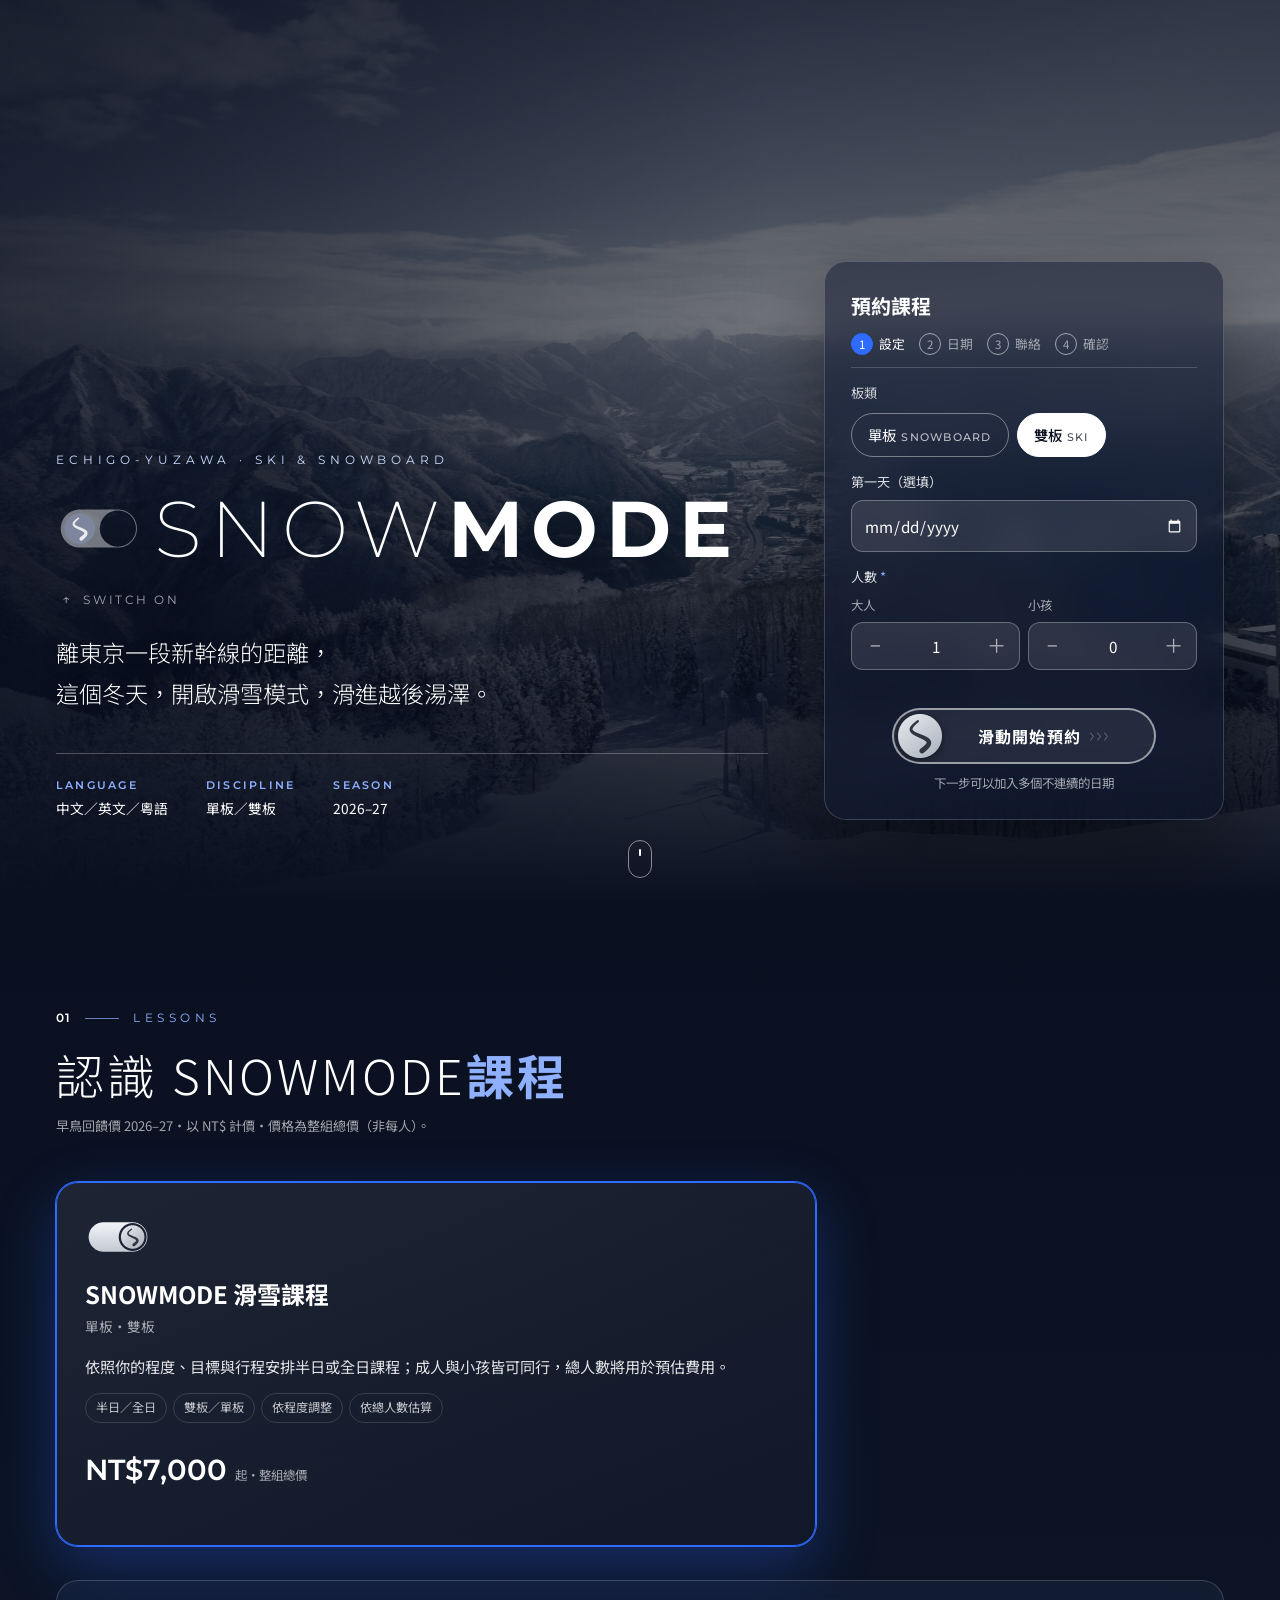
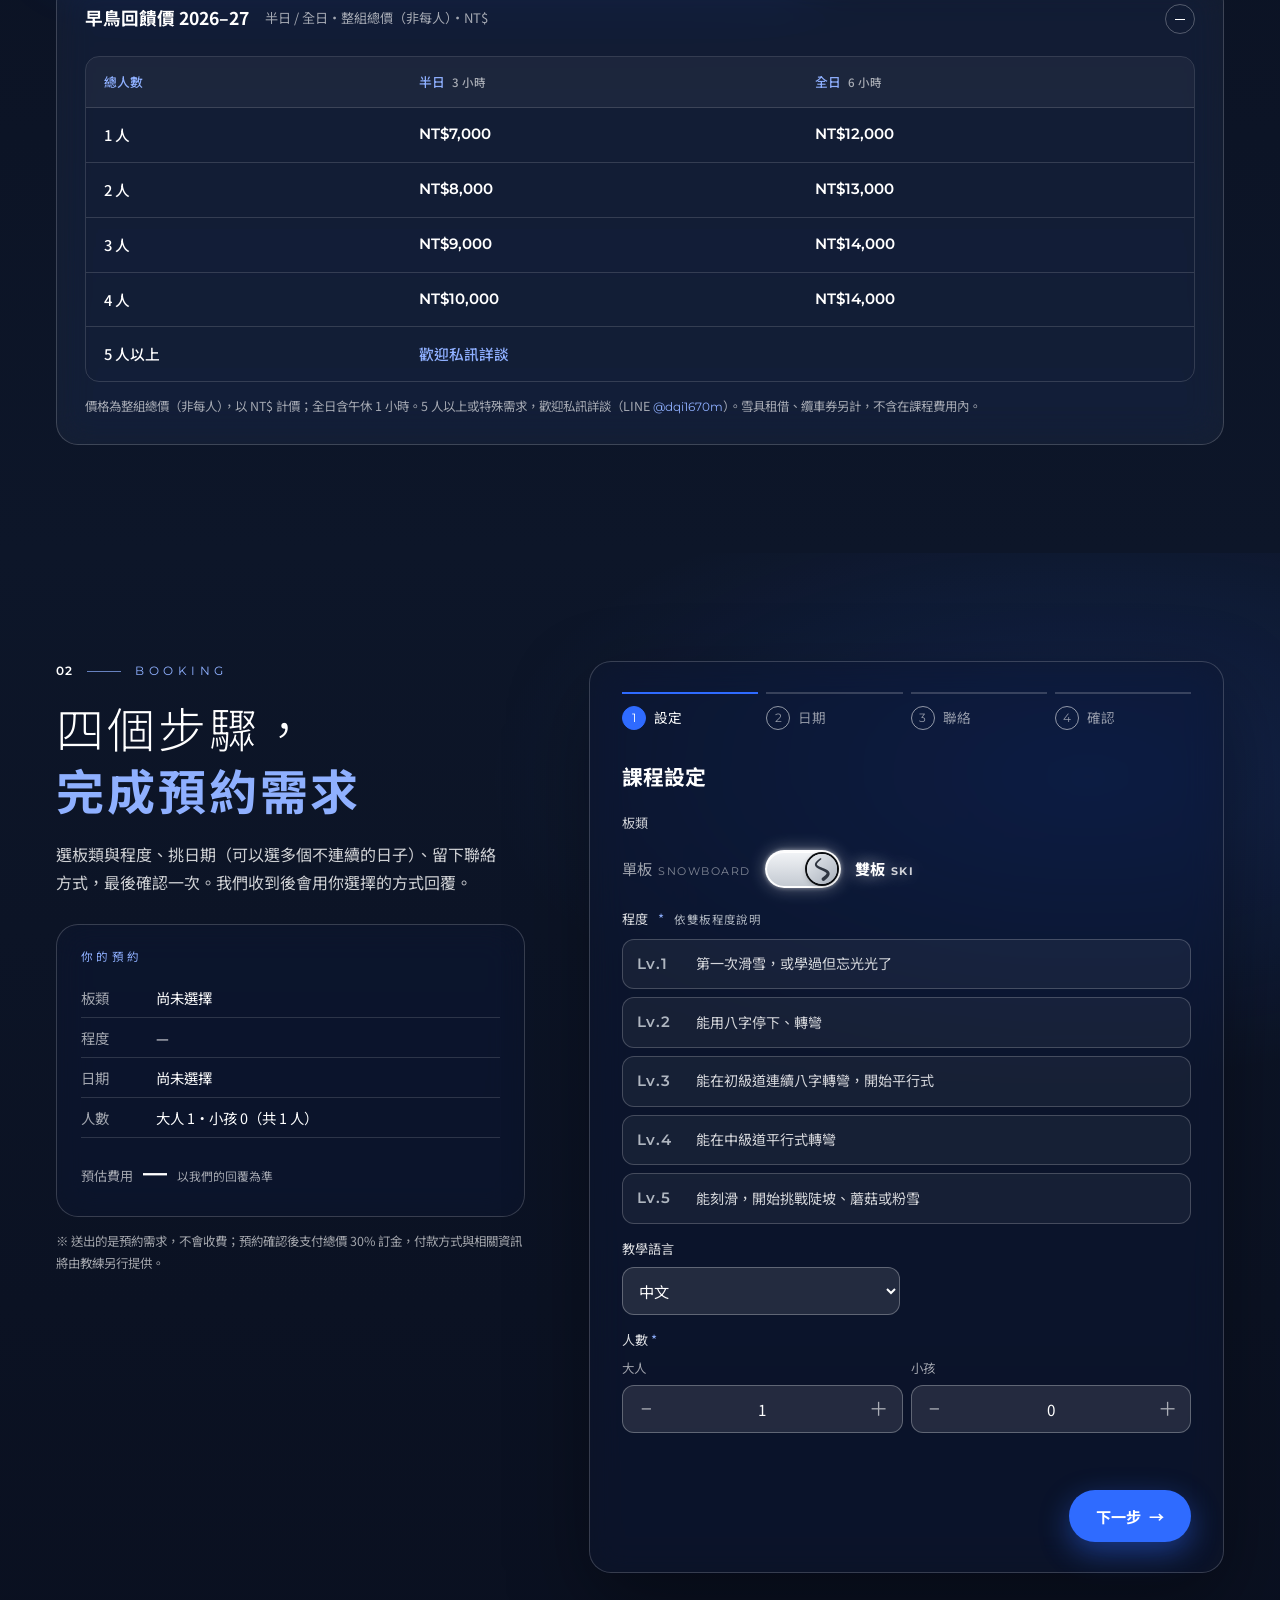
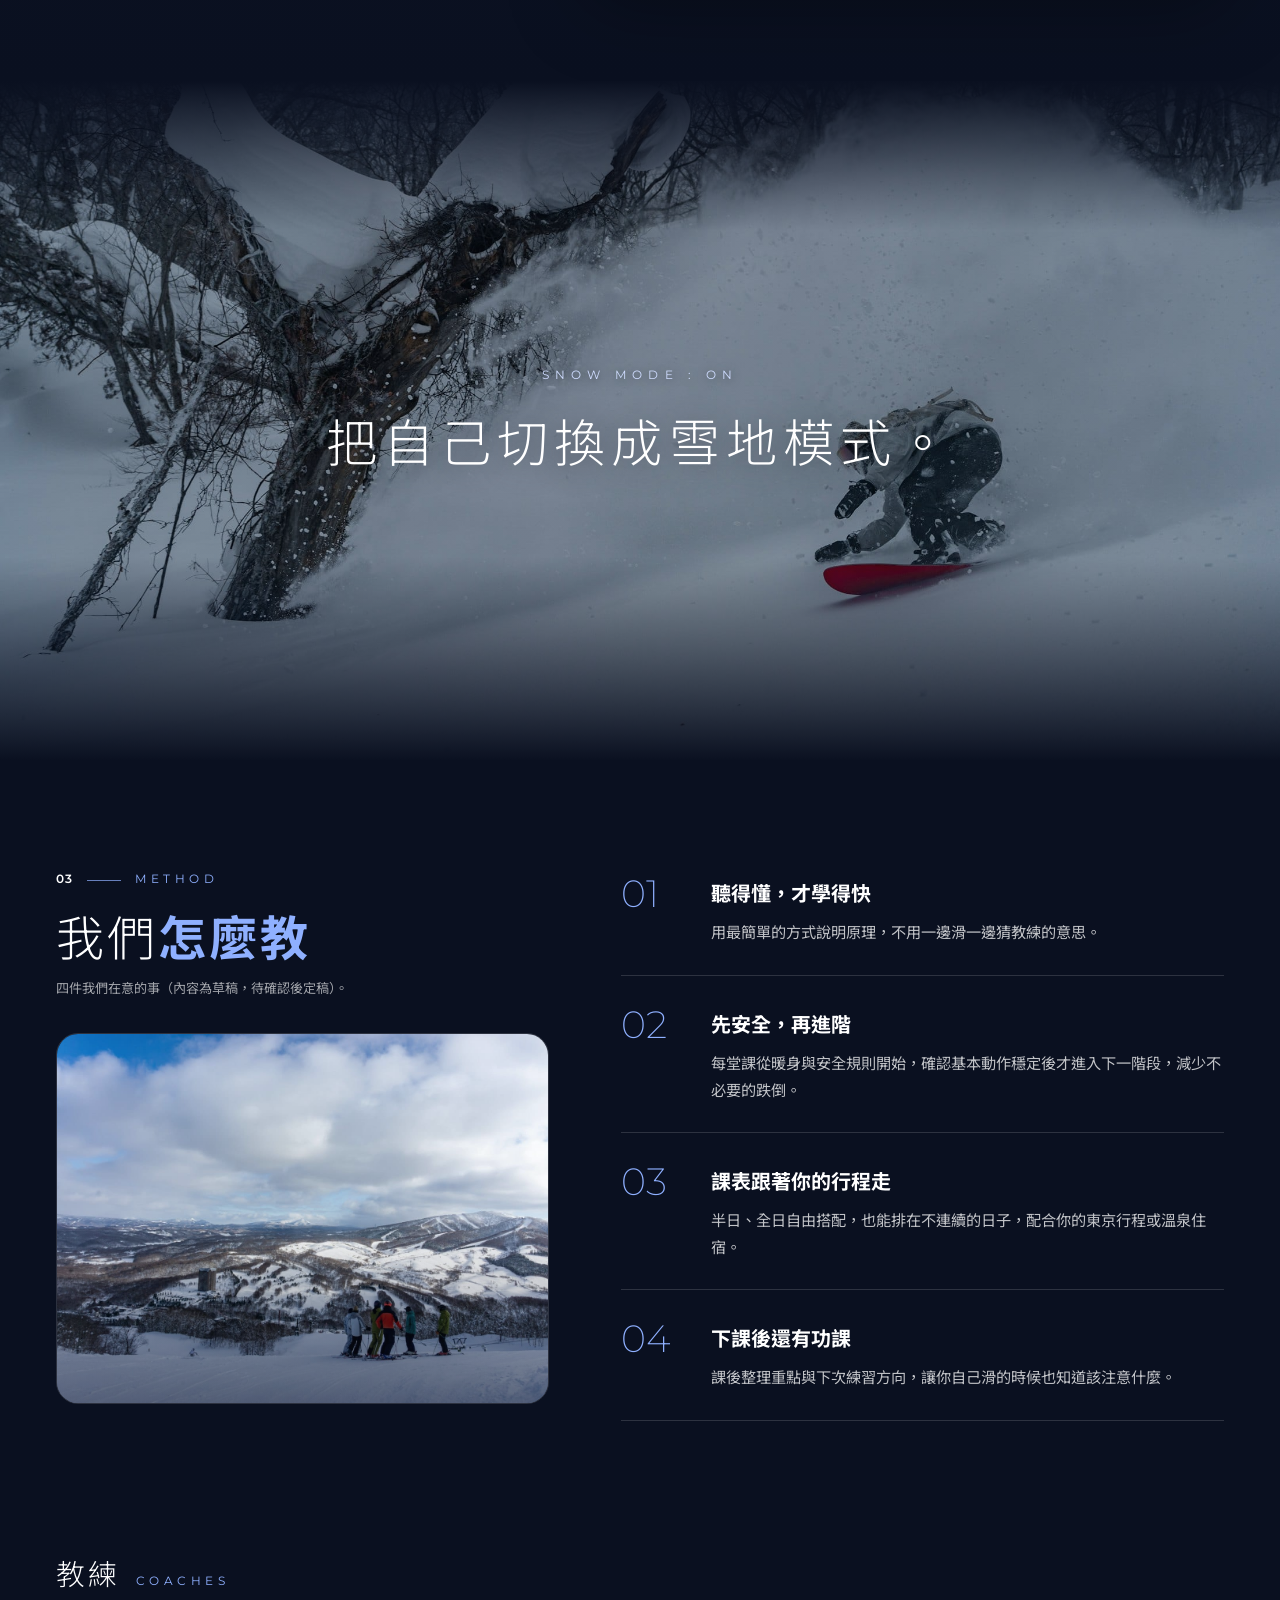
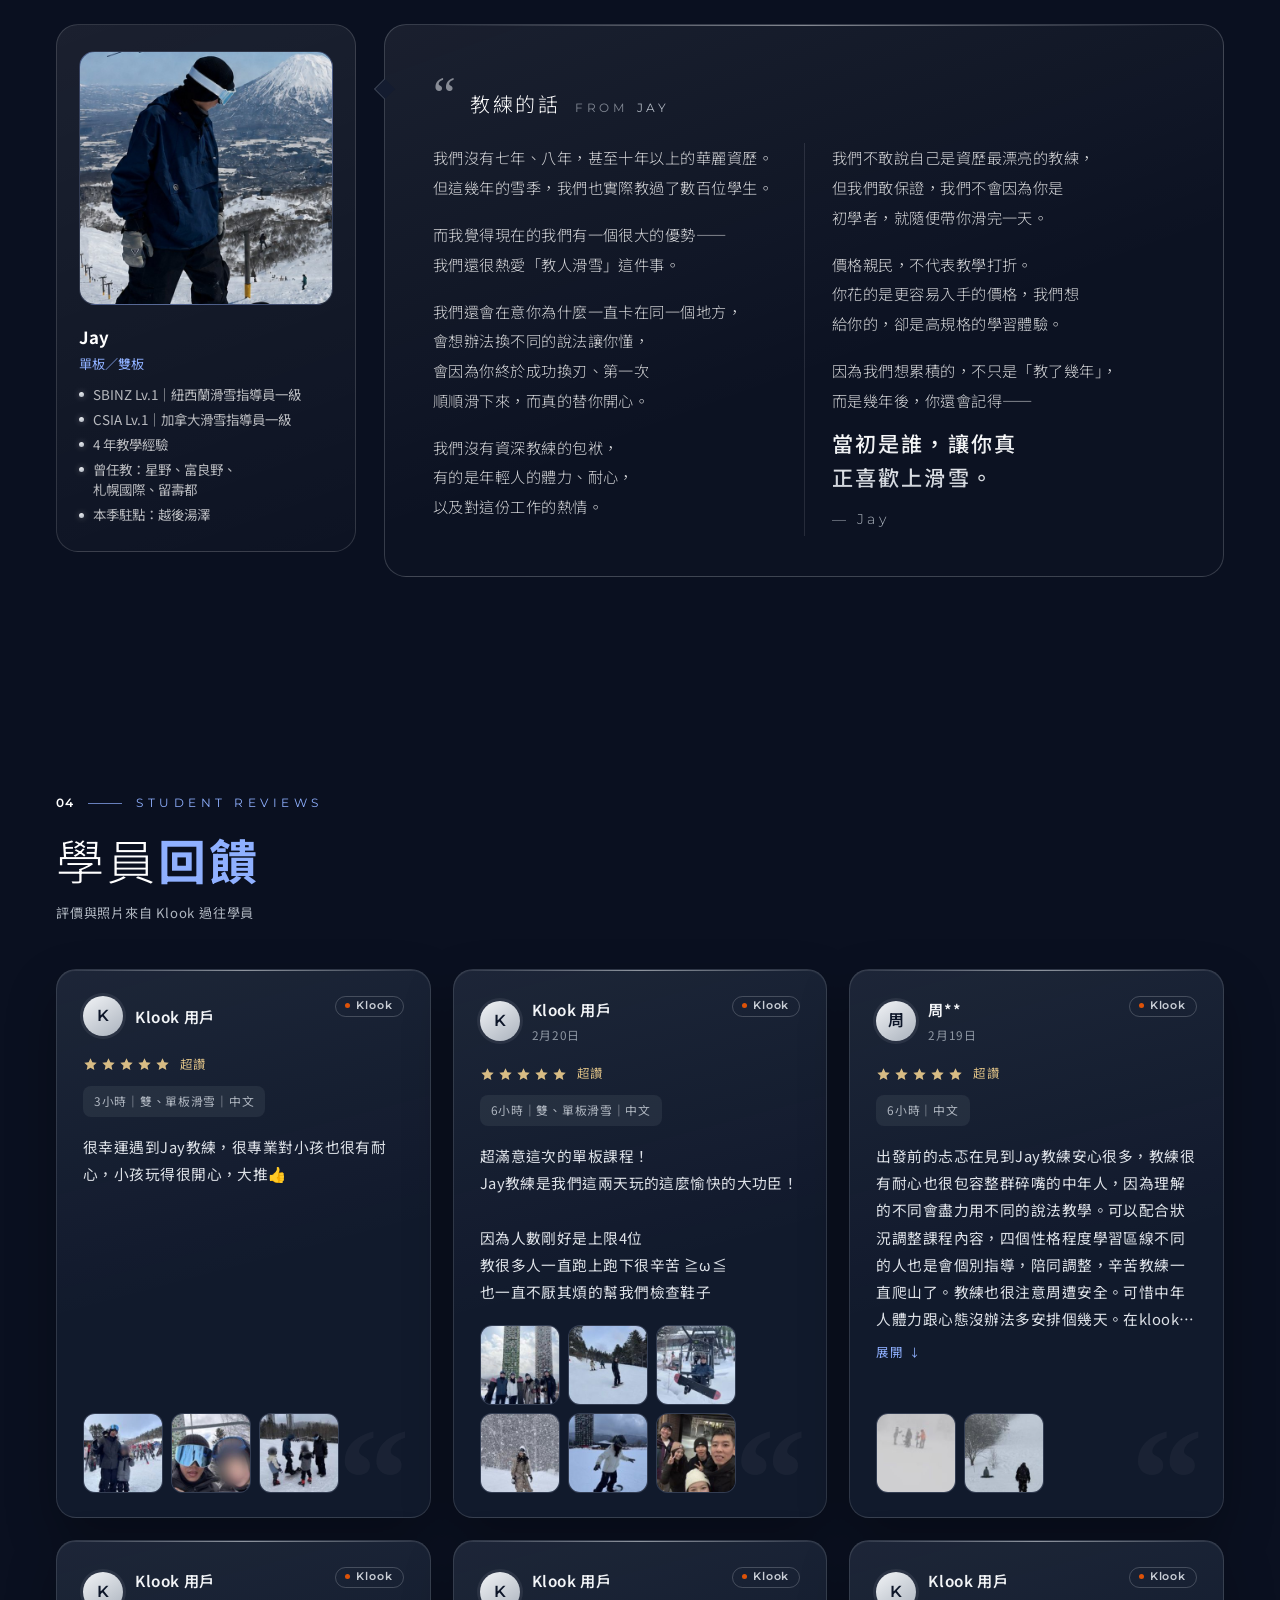
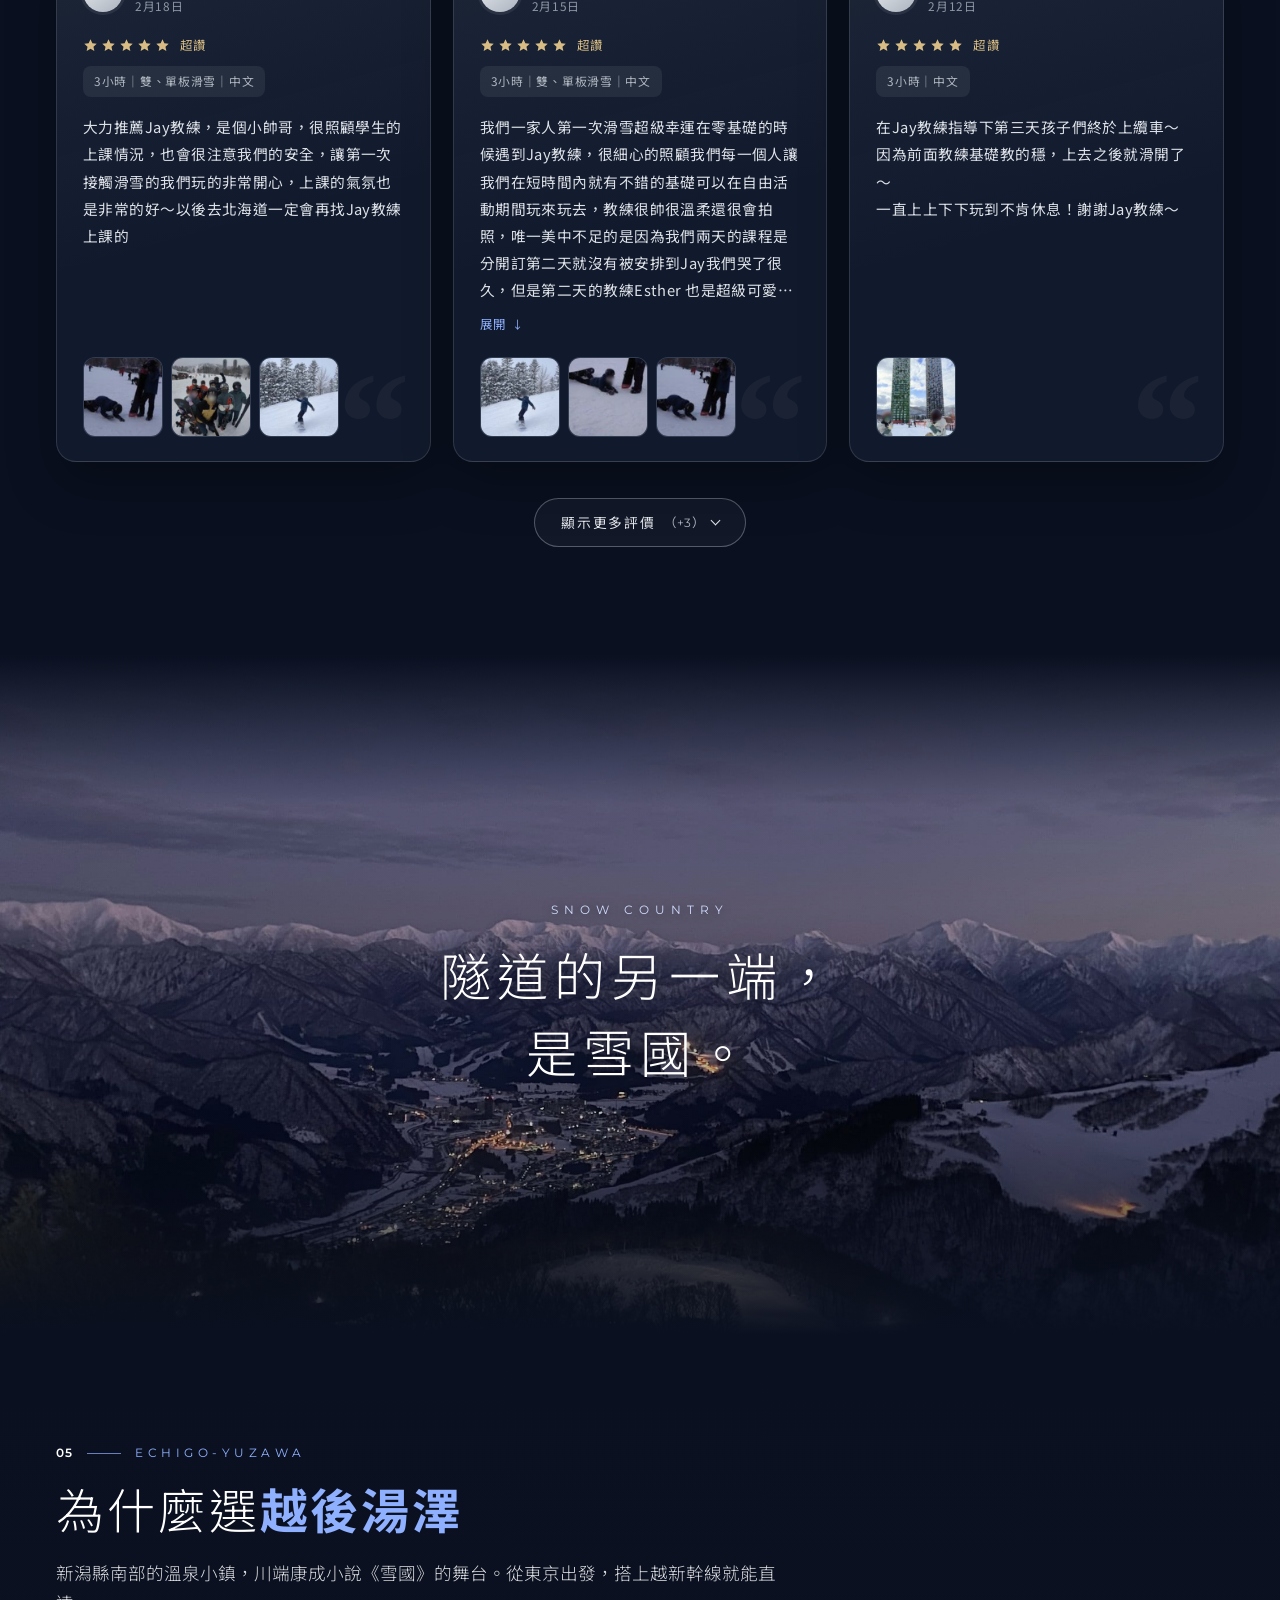
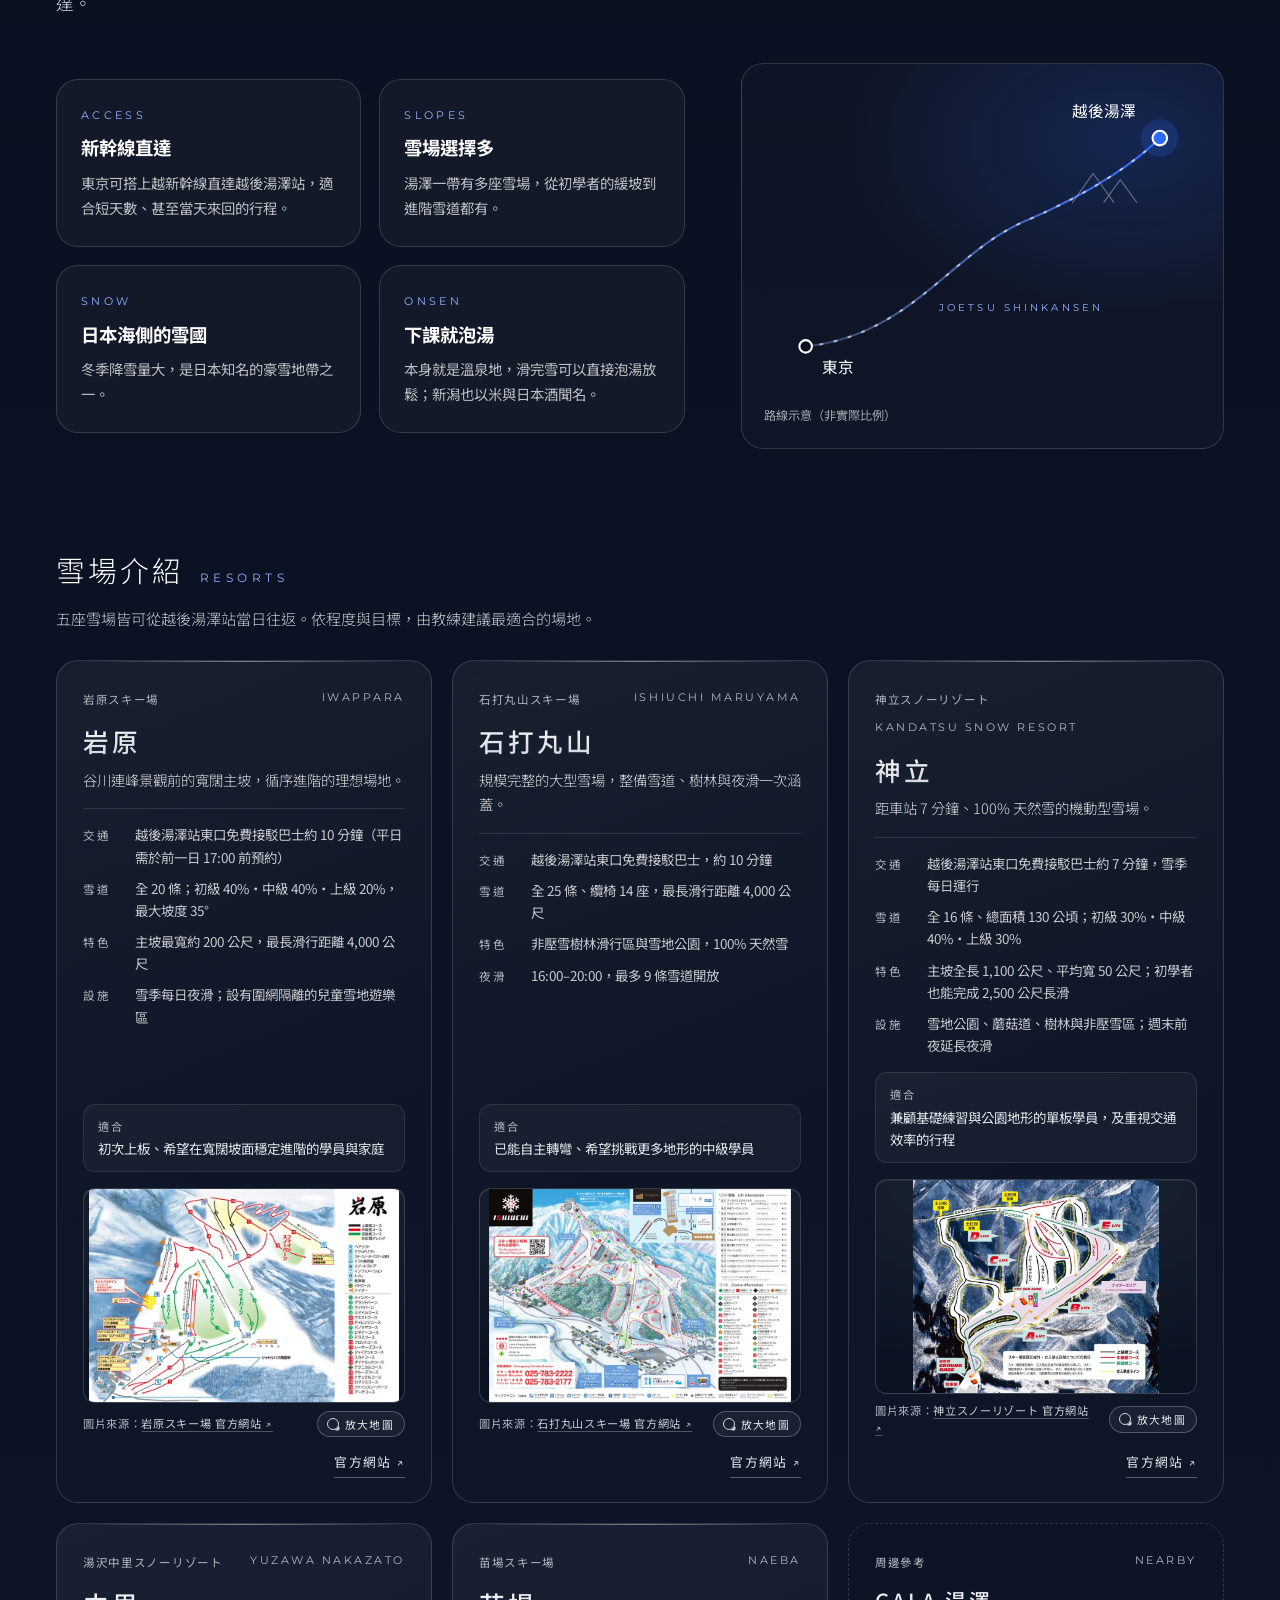
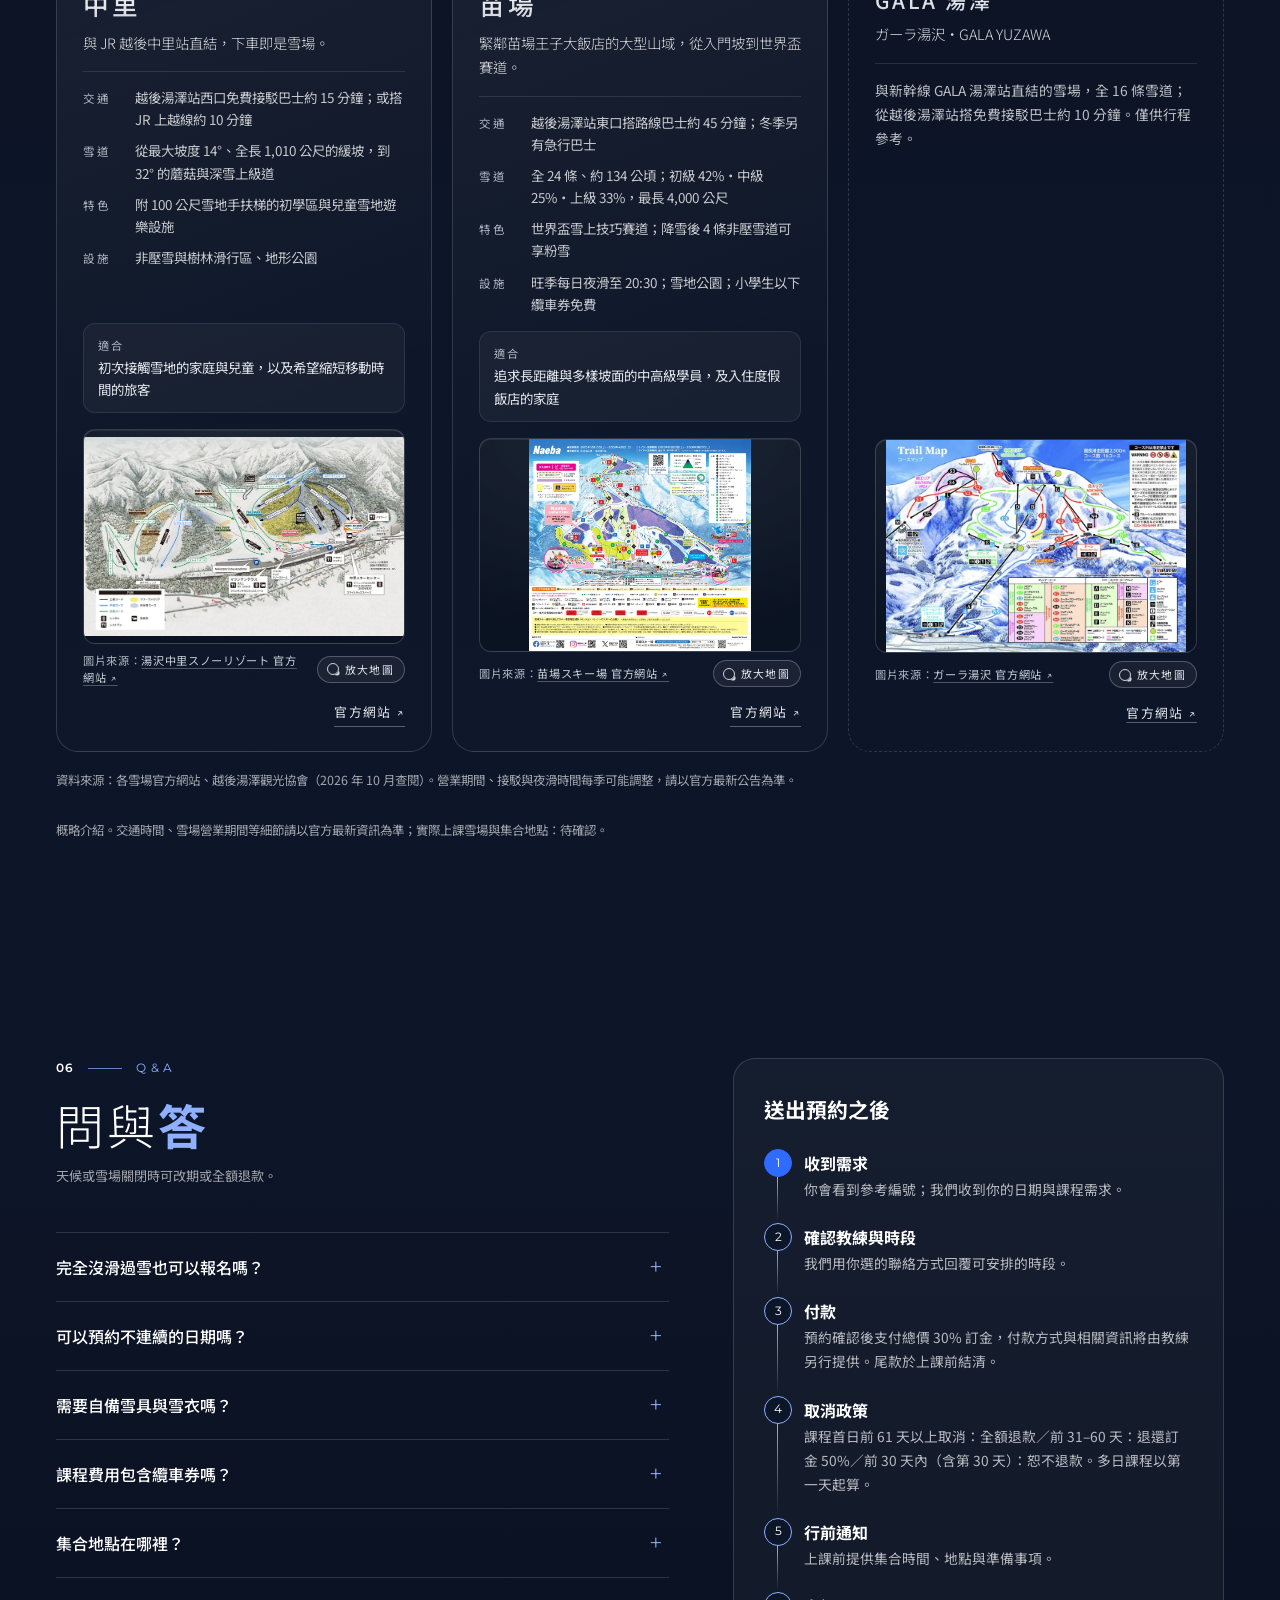
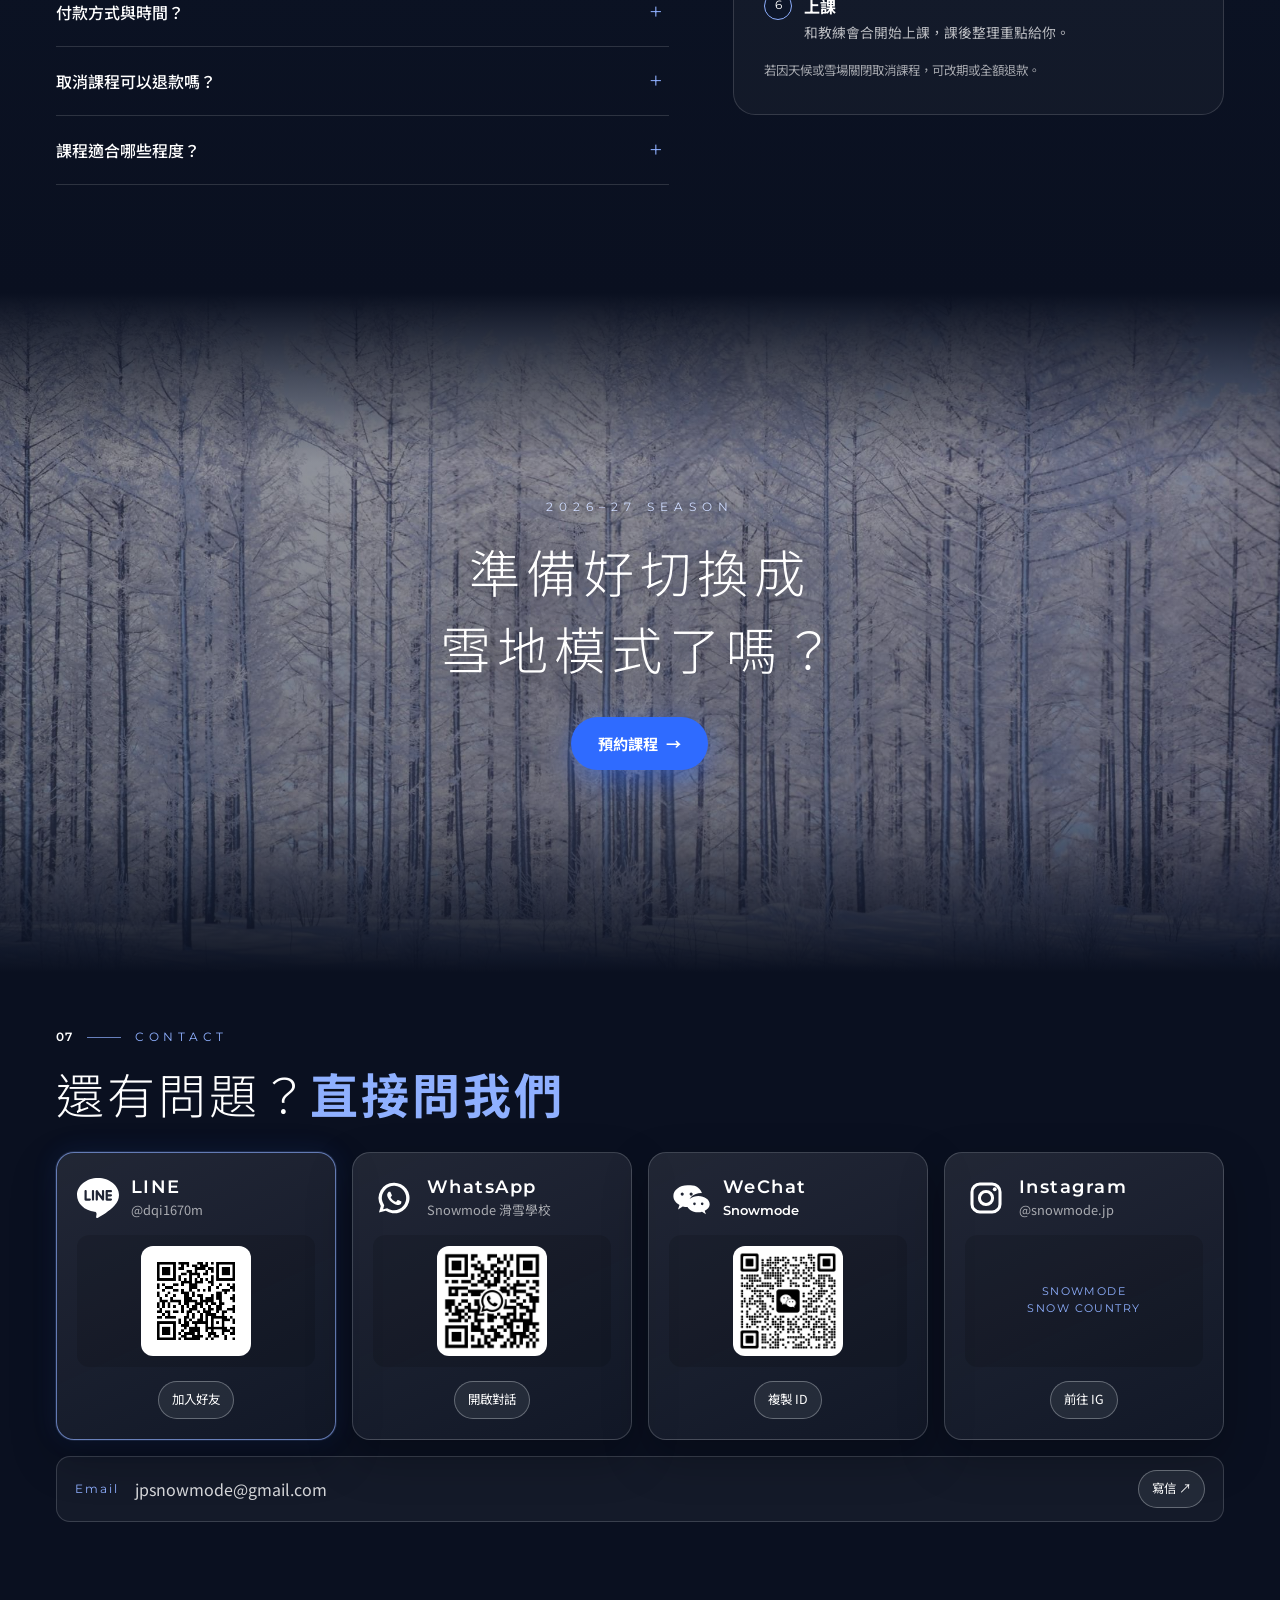
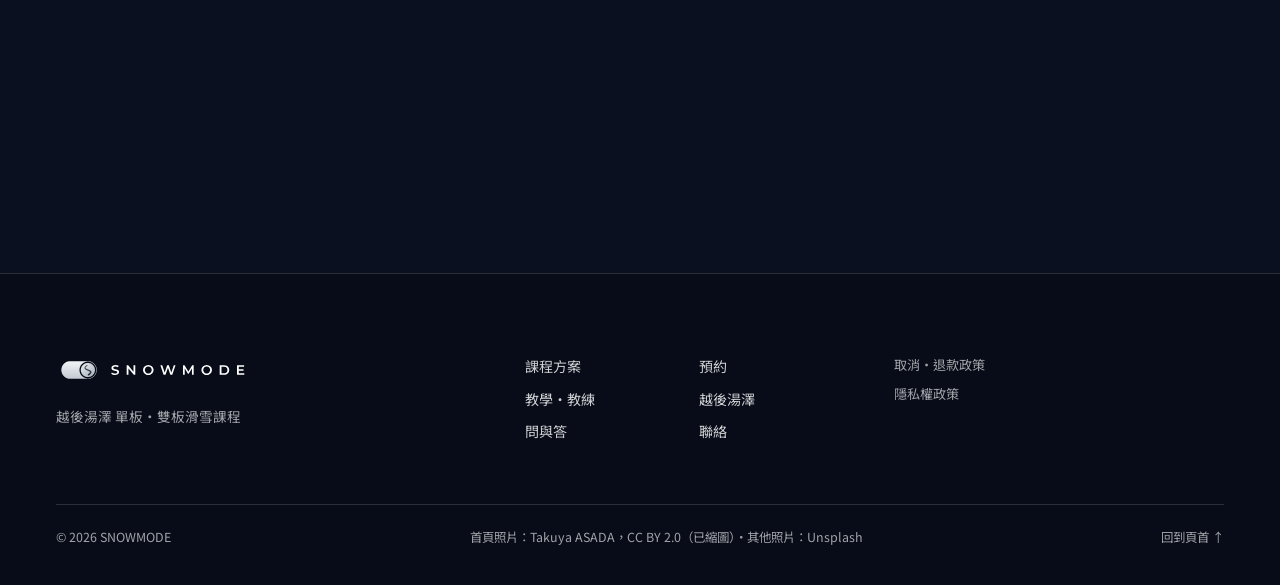
<file: preview-contact.html>
<!DOCTYPE html>
<html lang="zh-Hant-TW">
<head>
<meta charset="UTF-8">
<meta name="viewport" content="width=device-width, initial-scale=1.0">
<meta name="robots" content="noindex,nofollow,noarchive">
<title>SNOWMODE｜越後湯澤滑雪課程</title>
<meta name="description" content="SNOWMODE：越後湯澤的雙板、單板滑雪課程，可選多個不連續日期線上預約。">
<meta property="og:site_name" content="SNOWMODE">
<meta property="og:title" content="SNOWMODE｜越後湯澤滑雪課程">
<meta property="og:description" content="離東京一段新幹線的距離，這個冬天，開啟滑雪模式，滑進越後湯澤。">
<meta property="og:type" content="website">
<meta property="og:locale" content="zh_TW">
<!-- TODO: og:image（上線前換成 SNOWMODE 自己的照片） -->
<meta name="theme-color" content="#0a1020">
<link rel="icon" type="image/svg+xml" href="img/logo/c-carve-favicon.svg?v=full">
<link rel="icon" type="image/png" sizes="32x32" href="img/logo/c-carve-favicon-32.png?v=full">
<link rel="apple-touch-icon" sizes="180x180" href="img/logo/apple-touch-icon.png?v=full">
<link rel="icon" type="image/png" sizes="48x48" href="img/logo/favicon-48.png?v=full">
<link rel="icon" type="image/png" sizes="96x96" href="img/logo/favicon-96.png?v=full">
<link rel="icon" type="image/png" sizes="192x192" href="img/logo/favicon-192.png?v=full">
<link rel="icon" href="/favicon.ico?v=full" sizes="any">
<link rel="preconnect" href="https://fonts.googleapis.com">
<link rel="preconnect" href="https://fonts.gstatic.com" crossorigin>
<link href="https://fonts.googleapis.com/css2?family=Montserrat:wght@200;300;400;600;700&family=Noto+Sans+TC:wght@300;400;500;700&display=swap" rel="stylesheet">
<link rel="stylesheet" href="style.css?v=pay1">
<link rel="stylesheet" href="hero-snow.css?v=1">
<style id="contact-preview-style">
.preview-contact-page .nav,.preview-contact-page .social-float{display:none!important}
.preview-contact-page .contact-preview{padding-top:54px;padding-bottom:58px;min-height:100vh}
.preview-contact-page .contact-preview .sec-head{margin-bottom:28px}
.contact-card-grid{display:grid;grid-template-columns:repeat(4,minmax(0,1fr));gap:16px}
.contact-card{display:flex;flex-direction:column;min-width:0;padding:20px;border:1px solid rgba(226,230,235,.2);border-radius:18px;background:linear-gradient(155deg,rgba(242,244,247,.1),rgba(242,244,247,.035));box-shadow:0 18px 45px rgba(0,0,0,.25)}
.contact-card.is-recommended{border-color:rgba(143,176,255,.65);box-shadow:0 18px 45px rgba(0,0,0,.25),0 0 0 1px rgba(143,176,255,.14),0 0 26px rgba(47,107,255,.12)}
.contact-card-head{display:flex;align-items:center;gap:12px;min-height:50px}
.contact-card-head h3{font-family:var(--lat);font-size:1.15rem;letter-spacing:.08em;font-weight:600;line-height:1.2}
.contact-card-head p{font-size:.8rem;color:var(--mute);overflow-wrap:anywhere;line-height:1.45;margin-top:3px}
.contact-card-head code{font-family:var(--lat);font-weight:600;color:#fff}
.contact-card-icon{flex:none;width:42px;height:42px}
.contact-card-qr-space{display:grid;place-items:center;min-height:132px;margin:12px 0 14px;border-radius:12px;background:rgba(0,0,0,.13)}
.contact-card-qr{width:110px;height:110px;padding:5px;border-radius:12px;background:#fff;object-fit:contain}
.contact-card-note{text-align:center;font-family:var(--lat);font-size:.66rem;letter-spacing:.14em;line-height:1.6;color:var(--blue-2)}
.contact-card-actions{display:flex;align-items:center;justify-content:center;gap:8px;margin-top:auto}
.contact-card-action{display:inline-flex;align-items:center;justify-content:center;min-height:36px;padding:7px 13px;border:1px solid rgba(226,230,235,.34);border-radius:999px;background:rgba(242,244,247,.07);color:#fff;font-size:.78rem;white-space:nowrap;text-decoration:none;transition:.2s}
.contact-card-action:hover{background:#fff;color:var(--night);border-color:#fff}
.qr-toggle{display:none;border:0;background:none;color:var(--blue-2);font-size:.72rem;padding:6px 3px;white-space:nowrap}
.contact-card-qr-mobile{display:none}
.contact-email-row{display:grid;grid-template-columns:auto 1fr auto;align-items:center;gap:16px;margin-top:16px;padding:13px 18px;border:1px solid rgba(226,230,235,.18);border-radius:14px;background:rgba(242,244,247,.045)}
.contact-email-row>span{font-family:var(--lat);font-size:.76rem;letter-spacing:.16em;color:var(--blue-2)}
.contact-email-row>a:not(.contact-card-action){overflow-wrap:anywhere;color:rgba(255,255,255,.82)}
@media (max-width:1000px){.contact-card-grid{grid-template-columns:repeat(2,minmax(0,1fr));max-width:720px;margin:0 auto}}
@media (max-width:640px){
  .preview-contact-page .contact-preview{padding-top:34px;padding-bottom:34px}
  .preview-contact-page .contact-preview .sec-head{margin-bottom:18px}
  .contact-card-grid{gap:10px}
  .contact-card{padding:13px 11px;border-radius:14px}
  .contact-card-head{gap:7px;min-height:42px;align-items:flex-start}
  .contact-card-icon{width:34px;height:34px}
  .contact-card-head h3{font-size:.92rem;letter-spacing:.04em}
  .contact-card-head p{font-size:.68rem;line-height:1.3;margin-top:2px}
  .contact-card-qr-space{min-height:0;margin:8px 0 7px;background:none}
  .contact-card-qr-space>.contact-card-qr{display:none}
  .contact-card-qr-space>.contact-card-note{font-size:.56rem;min-height:34px;display:grid;place-items:center}
  .contact-card-actions{gap:3px;flex-wrap:wrap}
  .contact-card-action{width:100%;min-height:31px;padding:5px 6px;font-size:.7rem}
  .qr-toggle{display:block}
  .contact-card-qr-mobile{margin-top:8px;justify-items:center}
  .contact-card-qr-mobile[hidden]{display:none}
  .contact-card-qr-mobile:not([hidden]){display:grid}
  .contact-card-qr-mobile .contact-card-qr{width:104px;height:104px}
  .contact-email-row{grid-template-columns:auto 1fr;gap:3px 10px;margin-top:10px;padding:10px 12px;font-size:.74rem}
  .contact-email-row .contact-card-action{grid-column:1/-1;width:auto;justify-self:start}
}
</style>
</head>
<body class="preview-contact-page">
<!--
  ===== 照片來源（全部為 暫用照片，上線前替換 成 SNOWMODE 自己的照片）=====
  img/hero-yuzawa.jpg (used as the hero background): Takuya ASADA, CC BY 2.0 — https://commons.wikimedia.org/wiki/File:Yuzawa_(31203392313).jpg (credited in the footer; resized).
  The photos below: free to use under the Unsplash License — https://unsplash.com/license
  Mood images only. None of them were taken in Echigo-Yuzawa; do not present them as Yuzawa.
  - img/hero.jpg          "A person skiing down a snow covered mountain" — Jeremy Bishop (@jeremybishop)
                          https://unsplash.com/photos/JjT0fv5KlhM  (Hokkaido / Niseko tags on Unsplash)
  - img/band-powder*.jpg  "A man riding a snowboard down a snow covered slope" — Jeremy Bishop (@jeremybishop)
                          https://unsplash.com/photos/Rc8_vVjYjuc  (Hokkaido / Niseko tags on Unsplash)
  - img/method.jpg        "A group of people standing on top of a snow covered slope" — Walter Dziemianczyk (@wdziemia)
                          https://unsplash.com/photos/0NqzMKYKZ2g  (Rusutsu, Hokkaido)
  - img/band-niigata*.jpg "A night view of a snowy mountain with a city in the distance" — Sy (@a____mundane)
                          https://unsplash.com/photos/SJ8ThMm2IrI  (Niigata Prefecture; exact spot not stated)
  - img/band-forest*.jpg  "A snow covered forest filled with lots of trees" — TERRA (@terra_gallery)
                          https://unsplash.com/photos/JToi54yZqRs  (Furano, Hokkaido)
-->
<a class="skip" href="#booking">跳到預約</a>

<!-- ===== Header ===== -->
<header class="nav" id="nav">
  <a class="brand" href="#top" aria-label="SNOWMODE 回到頁首"><img src="img/logo/c-carve-lockup-dark.svg?v=silver" alt="SNOWMODE" width="165" height="28"></a>
  <nav class="links" id="menu" aria-label="主要導覽">
    <a href="#lessons">課程方案</a>
    <a href="#booking">預約</a>
    <a href="#method">教學・教練</a>
    <a href="#yuzawa">越後湯澤</a>
    <a href="#faq">問與答</a>
    <a href="#contact">聯絡</a>
    <a href="#booking" class="menu-cta">預約課程</a>
  </nav>
  <a class="nav-cta" href="#booking">預約課程</a>
  <button class="menu-btn" type="button" aria-expanded="false" aria-controls="menu" aria-label="開啟選單"><span></span><span></span></button>
</header>

<main>
<!-- ===== Hero ===== -->
<section class="hero" id="top" aria-labelledby="hero-title">
  <canvas class="snow-canvas" id="snow-canvas" aria-hidden="true"></canvas>
  <div class="hero-bg" role="img" aria-label="從 GALA 湯澤雪場俯瞰越後湯澤的雪景"></div>
  <div class="hero-copy">
    <p class="eyebrow">ECHIGO-YUZAWA · SKI &amp; SNOWBOARD</p>
    <h1 id="hero-title" aria-label="SNOWMODE"><button type="button" class="hero-switch" id="snow-switch" role="switch" aria-checked="false" aria-label="SNOW MODE 雪景模式" aria-describedby="snow-hint"><svg class="ss-svg" viewBox="0 0 360 240" aria-hidden="true" focusable="false"><defs><linearGradient id="ssTc" x1="0" y1="0" x2="0" y2="1"><stop offset="0" stop-color="#F2F4F7"/><stop offset="1" stop-color="#C4CAD2"/></linearGradient><linearGradient id="ssKc" x1="0.15" y1="0.05" x2="0.85" y2="0.95"><stop offset="0" stop-color="#E2E6EB"/><stop offset="1" stop-color="#AFB6C0"/></linearGradient></defs><rect class="ss-fill" x="30" y="50" width="300" height="140" rx="70"/><path class="ss-track" fill-rule="evenodd" d="M98.04 40.02 L96.07 40.10 L94.11 40.22 L92.16 40.39 L90.21 40.60 L88.26 40.87 L86.32 41.18 L84.39 41.54 L82.47 41.94 L80.56 42.40 L78.66 42.90 L76.78 43.44 L74.91 44.04 L73.05 44.68 L71.21 45.36 L69.39 46.09 L67.58 46.86 L65.80 47.68 L64.03 48.54 L62.29 49.45 L60.57 50.39 L58.87 51.38 L57.20 52.41 L55.55 53.48 L53.94 54.59 L52.34 55.74 L50.78 56.93 L49.25 58.16 L47.75 59.42 L46.28 60.72 L44.84 62.06 L43.43 63.43 L42.06 64.84 L40.72 66.28 L39.42 67.75 L38.16 69.25 L36.93 70.78 L35.74 72.34 L34.59 73.94 L33.48 75.55 L32.41 77.20 L31.38 78.87 L30.39 80.57 L29.45 82.29 L28.54 84.03 L27.68 85.80 L26.86 87.58 L26.09 89.39 L25.36 91.21 L24.68 93.05 L24.04 94.91 L23.44 96.78 L22.90 98.66 L22.40 100.56 L21.94 102.47 L21.54 104.39 L21.18 106.32 L20.87 108.26 L20.60 110.21 L20.39 112.16 L20.22 114.11 L20.10 116.07 L20.02 118.04 L20.00 120.00 L20.02 121.96 L20.10 123.93 L20.22 125.89 L20.39 127.84 L20.60 129.79 L20.87 131.74 L21.18 133.68 L21.54 135.61 L21.94 137.53 L22.40 139.44 L22.90 141.34 L23.44 143.22 L24.04 145.09 L24.68 146.95 L25.36 148.79 L26.09 150.61 L26.86 152.42 L27.68 154.20 L28.54 155.97 L29.45 157.71 L30.39 159.43 L31.38 161.13 L32.41 162.80 L33.48 164.45 L34.59 166.06 L35.74 167.66 L36.93 169.22 L38.16 170.75 L39.42 172.25 L40.72 173.72 L42.06 175.16 L43.43 176.57 L44.84 177.94 L46.28 179.28 L47.75 180.58 L49.25 181.84 L50.78 183.07 L52.34 184.26 L53.94 185.41 L55.55 186.52 L57.20 187.59 L58.87 188.62 L60.57 189.61 L62.29 190.55 L64.03 191.46 L65.80 192.32 L67.58 193.14 L69.39 193.91 L71.21 194.64 L73.05 195.32 L74.91 195.96 L76.78 196.56 L78.66 197.10 L80.56 197.60 L82.47 198.06 L84.39 198.46 L86.32 198.82 L88.26 199.13 L90.21 199.40 L92.16 199.61 L94.11 199.78 L96.07 199.90 L98.04 199.98 L100.00 200.00 L260.00 200.00 L261.96 199.98 L263.93 199.90 L265.89 199.78 L267.84 199.61 L269.79 199.40 L271.74 199.13 L273.68 198.82 L275.61 198.46 L277.53 198.06 L279.44 197.60 L281.34 197.10 L283.22 196.56 L285.09 195.96 L286.95 195.32 L288.79 194.64 L290.61 193.91 L292.42 193.14 L294.20 192.32 L295.97 191.46 L297.71 190.55 L299.43 189.61 L301.13 188.62 L302.80 187.59 L304.45 186.52 L306.06 185.41 L307.66 184.26 L309.22 183.07 L310.75 181.84 L312.25 180.58 L313.72 179.28 L315.16 177.94 L316.57 176.57 L317.94 175.16 L319.28 173.72 L320.58 172.25 L321.84 170.75 L323.07 169.22 L324.26 167.66 L325.41 166.06 L326.52 164.45 L327.59 162.80 L328.62 161.13 L329.61 159.43 L330.55 157.71 L331.46 155.97 L332.32 154.20 L333.14 152.42 L333.91 150.61 L334.64 148.79 L335.32 146.95 L335.96 145.09 L336.56 143.22 L337.10 141.34 L337.60 139.44 L338.06 137.53 L338.46 135.61 L338.82 133.68 L339.13 131.74 L339.40 129.79 L339.61 127.84 L339.78 125.89 L339.90 123.93 L339.98 121.96 L340.00 120.00 L339.98 118.04 L339.90 116.07 L339.78 114.11 L339.61 112.16 L339.40 110.21 L339.13 108.26 L338.82 106.32 L338.46 104.39 L338.06 102.47 L337.60 100.56 L337.10 98.66 L336.56 96.78 L335.96 94.91 L335.32 93.05 L334.64 91.21 L333.91 89.39 L333.14 87.58 L332.32 85.80 L331.46 84.03 L330.55 82.29 L329.61 80.57 L328.62 78.87 L327.59 77.20 L326.52 75.55 L325.41 73.94 L324.26 72.34 L323.07 70.78 L321.84 69.25 L320.58 67.75 L319.28 66.28 L317.94 64.84 L316.57 63.43 L315.16 62.06 L313.72 60.72 L312.25 59.42 L310.75 58.16 L309.22 56.93 L307.66 55.74 L306.06 54.59 L304.45 53.48 L302.80 52.41 L301.13 51.38 L299.43 50.39 L297.71 49.45 L295.97 48.54 L294.20 47.68 L292.42 46.86 L290.61 46.09 L288.79 45.36 L286.95 44.68 L285.09 44.04 L283.22 43.44 L281.34 42.90 L279.44 42.40 L277.53 41.94 L275.61 41.54 L273.68 41.18 L271.74 40.87 L269.79 40.60 L267.84 40.39 L265.89 40.22 L263.93 40.10 L261.96 40.02 L260.00 40.00 L100.00 40.00Z M335.98 121.87 L335.91 123.73 L335.79 125.59 L335.63 127.45 L335.43 129.30 L335.18 131.15 L334.88 132.99 L334.54 134.83 L334.15 136.65 L333.72 138.47 L333.25 140.27 L332.73 142.06 L332.16 143.84 L331.56 145.60 L330.91 147.35 L330.21 149.08 L329.48 150.80 L328.70 152.49 L327.89 154.17 L327.03 155.83 L326.13 157.46 L325.19 159.07 L324.21 160.66 L323.19 162.22 L322.14 163.76 L321.04 165.27 L319.91 166.76 L318.75 168.21 L317.55 169.64 L316.31 171.04 L315.04 172.41 L313.74 173.74 L312.41 175.04 L311.04 176.31 L309.64 177.55 L308.21 178.75 L306.76 179.91 L305.27 181.04 L303.76 182.14 L302.22 183.19 L300.66 184.21 L299.07 185.19 L297.46 186.13 L295.83 187.03 L294.17 187.89 L292.49 188.70 L290.80 189.48 L289.08 190.21 L287.35 190.91 L285.60 191.56 L283.84 192.16 L282.06 192.73 L280.27 193.25 L278.47 193.72 L276.65 194.15 L274.83 194.54 L272.99 194.88 L271.15 195.18 L269.30 195.43 L267.45 195.63 L265.59 195.79 L263.73 195.91 L261.87 195.98 L260.00 196.00 L258.13 195.98 L256.27 195.91 L254.41 195.79 L252.55 195.63 L250.70 195.43 L248.85 195.18 L247.01 194.88 L245.17 194.54 L243.35 194.15 L241.53 193.72 L239.73 193.25 L237.94 192.73 L236.16 192.16 L234.40 191.56 L232.65 190.91 L230.92 190.21 L229.20 189.48 L227.51 188.70 L225.83 187.89 L224.17 187.03 L222.54 186.13 L220.93 185.19 L219.34 184.21 L217.78 183.19 L216.24 182.14 L214.73 181.04 L213.24 179.91 L211.79 178.75 L210.36 177.55 L208.96 176.31 L207.59 175.04 L206.26 173.74 L204.96 172.41 L203.69 171.04 L202.45 169.64 L201.25 168.21 L200.09 166.76 L198.96 165.27 L197.86 163.76 L196.81 162.22 L195.79 160.66 L194.81 159.07 L193.87 157.46 L192.97 155.83 L192.11 154.17 L191.30 152.49 L190.52 150.80 L189.79 149.08 L189.09 147.35 L188.44 145.60 L187.84 143.84 L187.27 142.06 L186.75 140.27 L186.28 138.47 L185.85 136.65 L185.46 134.83 L185.12 132.99 L184.82 131.15 L184.57 129.30 L184.37 127.45 L184.21 125.59 L184.09 123.73 L184.02 121.87 L184.00 120.00 L184.02 118.13 L184.09 116.27 L184.21 114.41 L184.37 112.55 L184.57 110.70 L184.82 108.85 L185.12 107.01 L185.46 105.17 L185.85 103.35 L186.28 101.53 L186.75 99.73 L187.27 97.94 L187.84 96.16 L188.44 94.40 L189.09 92.65 L189.79 90.92 L190.52 89.20 L191.30 87.51 L192.11 85.83 L192.97 84.17 L193.87 82.54 L194.81 80.93 L195.79 79.34 L196.81 77.78 L197.86 76.24 L198.96 74.73 L200.09 73.24 L201.25 71.79 L202.45 70.36 L203.69 68.96 L204.96 67.59 L206.26 66.26 L207.59 64.96 L208.96 63.69 L210.36 62.45 L211.79 61.25 L213.24 60.09 L214.73 58.96 L216.24 57.86 L217.78 56.81 L219.34 55.79 L220.93 54.81 L222.54 53.87 L224.17 52.97 L225.83 52.11 L227.51 51.30 L229.20 50.52 L230.92 49.79 L232.65 49.09 L234.40 48.44 L236.16 47.84 L237.94 47.27 L239.73 46.75 L241.53 46.28 L243.35 45.85 L245.17 45.46 L247.01 45.12 L248.85 44.82 L250.70 44.57 L252.55 44.37 L254.41 44.21 L256.27 44.09 L258.13 44.02 L260.00 44.00 L261.87 44.02 L263.73 44.09 L265.59 44.21 L267.45 44.37 L269.30 44.57 L271.15 44.82 L272.99 45.12 L274.83 45.46 L276.65 45.85 L278.47 46.28 L280.27 46.75 L282.06 47.27 L283.84 47.84 L285.60 48.44 L287.35 49.09 L289.08 49.79 L290.80 50.52 L292.49 51.30 L294.17 52.11 L295.83 52.97 L297.46 53.87 L299.07 54.81 L300.66 55.79 L302.22 56.81 L303.76 57.86 L305.27 58.96 L306.76 60.09 L308.21 61.25 L309.64 62.45 L311.04 63.69 L312.41 64.96 L313.74 66.26 L315.04 67.59 L316.31 68.96 L317.55 70.36 L318.75 71.79 L319.91 73.24 L321.04 74.73 L322.14 76.24 L323.19 77.78 L324.21 79.34 L325.19 80.93 L326.13 82.54 L327.03 84.17 L327.89 85.83 L328.70 87.51 L329.48 89.20 L330.21 90.92 L330.91 92.65 L331.56 94.40 L332.16 96.16 L332.73 97.94 L333.25 99.73 L333.72 101.53 L334.15 103.35 L334.54 105.17 L334.88 107.01 L335.18 108.85 L335.43 110.70 L335.63 112.55 L335.79 114.41 L335.91 116.27 L335.98 118.13 L336.00 120.00Z"/><g class="ss-knob"><g class="ss-knob-in"><path class="ss-knob-bg" fill-rule="evenodd" d="M324.00 120.00 L323.98 118.43 L323.92 116.86 L323.83 115.29 L323.69 113.73 L323.52 112.17 L323.31 110.61 L323.06 109.06 L322.77 107.51 L322.44 105.98 L322.08 104.45 L321.68 102.93 L321.24 101.42 L320.77 99.92 L320.26 98.44 L319.71 96.97 L319.13 95.51 L318.51 94.06 L317.86 92.64 L317.17 91.22 L316.44 89.83 L315.69 88.45 L314.89 87.10 L314.07 85.76 L313.21 84.44 L312.33 83.15 L311.41 81.88 L310.45 80.63 L309.47 79.40 L308.46 78.20 L307.42 77.02 L306.35 75.87 L305.25 74.75 L304.13 73.65 L302.98 72.58 L301.80 71.54 L300.60 70.53 L299.37 69.55 L298.12 68.59 L296.85 67.67 L295.56 66.79 L294.24 65.93 L292.90 65.11 L291.55 64.31 L290.17 63.56 L288.78 62.83 L287.36 62.14 L285.94 61.49 L284.49 60.87 L283.03 60.29 L281.56 59.74 L280.08 59.23 L278.58 58.76 L277.07 58.32 L275.55 57.92 L274.02 57.56 L272.49 57.23 L270.94 56.94 L269.39 56.69 L267.83 56.48 L266.27 56.31 L264.71 56.17 L263.14 56.08 L261.57 56.02 L260.00 56.00 L258.43 56.02 L256.86 56.08 L255.29 56.17 L253.73 56.31 L252.17 56.48 L250.61 56.69 L249.06 56.94 L247.51 57.23 L245.98 57.56 L244.45 57.92 L242.93 58.32 L241.42 58.76 L239.92 59.23 L238.44 59.74 L236.97 60.29 L235.51 60.87 L234.06 61.49 L232.64 62.14 L231.22 62.83 L229.83 63.56 L228.45 64.31 L227.10 65.11 L225.76 65.93 L224.44 66.79 L223.15 67.67 L221.88 68.59 L220.63 69.55 L219.40 70.53 L218.20 71.54 L217.02 72.58 L215.87 73.65 L214.75 74.75 L213.65 75.87 L212.58 77.02 L211.54 78.20 L210.53 79.40 L209.55 80.63 L208.59 81.88 L207.67 83.15 L206.79 84.44 L205.93 85.76 L205.11 87.10 L204.31 88.45 L203.56 89.83 L202.83 91.22 L202.14 92.64 L201.49 94.06 L200.87 95.51 L200.29 96.97 L199.74 98.44 L199.23 99.92 L198.76 101.42 L198.32 102.93 L197.92 104.45 L197.56 105.98 L197.23 107.51 L196.94 109.06 L196.69 110.61 L196.48 112.17 L196.31 113.73 L196.17 115.29 L196.08 116.86 L196.02 118.43 L196.00 120.00 L196.02 121.57 L196.08 123.14 L196.17 124.71 L196.31 126.27 L196.48 127.83 L196.69 129.39 L196.94 130.94 L197.23 132.49 L197.56 134.02 L197.92 135.55 L198.32 137.07 L198.76 138.58 L199.23 140.08 L199.74 141.56 L200.29 143.03 L200.87 144.49 L201.49 145.94 L202.14 147.36 L202.83 148.78 L203.56 150.17 L204.31 151.55 L205.11 152.90 L205.93 154.24 L206.79 155.56 L207.67 156.85 L208.59 158.12 L209.55 159.37 L210.53 160.60 L211.54 161.80 L212.58 162.98 L213.65 164.13 L214.75 165.25 L215.87 166.35 L217.02 167.42 L218.20 168.46 L219.40 169.47 L220.63 170.45 L221.88 171.41 L223.15 172.33 L224.44 173.21 L225.76 174.07 L227.10 174.89 L228.45 175.69 L229.83 176.44 L231.22 177.17 L232.64 177.86 L234.06 178.51 L235.51 179.13 L236.97 179.71 L238.44 180.26 L239.92 180.77 L241.42 181.24 L242.93 181.68 L244.45 182.08 L245.98 182.44 L247.51 182.77 L249.06 183.06 L250.61 183.31 L252.17 183.52 L253.73 183.69 L255.29 183.83 L256.86 183.92 L258.43 183.98 L260.00 184.00 L261.57 183.98 L263.14 183.92 L264.71 183.83 L266.27 183.69 L267.83 183.52 L269.39 183.31 L270.94 183.06 L272.49 182.77 L274.02 182.44 L275.55 182.08 L277.07 181.68 L278.58 181.24 L280.08 180.77 L281.56 180.26 L283.03 179.71 L284.49 179.13 L285.94 178.51 L287.36 177.86 L288.78 177.17 L290.17 176.44 L291.55 175.69 L292.90 174.89 L294.24 174.07 L295.56 173.21 L296.85 172.33 L298.12 171.41 L299.37 170.45 L300.60 169.47 L301.80 168.46 L302.98 167.42 L304.13 166.35 L305.25 165.25 L306.35 164.13 L307.42 162.98 L308.46 161.80 L309.47 160.60 L310.45 159.37 L311.41 158.12 L312.33 156.85 L313.21 155.56 L314.07 154.24 L314.89 152.90 L315.69 151.55 L316.44 150.17 L317.17 148.78 L317.86 147.36 L318.51 145.94 L319.13 144.49 L319.71 143.03 L320.26 141.56 L320.77 140.08 L321.24 138.58 L321.68 137.07 L322.08 135.55 L322.44 134.02 L322.77 132.49 L323.06 130.94 L323.31 129.39 L323.52 127.83 L323.69 126.27 L323.83 124.71 L323.92 123.14 L323.98 121.57Z"/><path class="ss-knob-s" fill-rule="evenodd" d="M234.21 90.10 L234.09 90.27 L234.08 90.28 L233.84 90.57 L233.65 90.85 L233.49 91.04 L233.27 91.36 L233.25 91.40 L233.16 91.51 L232.94 91.83 L232.89 91.93 L232.85 91.98 L232.63 92.30 L232.53 92.47 L232.33 92.77 L232.17 93.07 L232.06 93.23 L231.87 93.58 L231.85 93.63 L231.81 93.69 L231.62 94.04 L231.56 94.18 L231.38 94.50 L231.26 94.80 L231.17 94.96 L231.01 95.33 L231.00 95.37 L230.98 95.41 L230.82 95.78 L230.76 95.97 L230.65 96.24 L230.54 96.60 L230.50 96.69 L230.38 97.07 L230.36 97.18 L230.25 97.52 L230.19 97.83 L230.14 97.97 L230.06 98.37 L230.05 98.44 L229.98 98.81 L229.95 99.10 L229.91 99.26 L229.87 99.67 L229.87 99.73 L229.83 100.11 L229.83 100.40 L229.81 100.55 L229.81 100.97 L229.82 101.05 L229.81 101.40 L229.84 101.71 L229.84 101.84 L229.88 102.26 L229.90 102.36 L229.93 102.69 L229.99 103.02 L230.00 103.12 L230.08 103.54 L230.12 103.67 L230.18 103.97 L230.28 104.32 L230.29 104.40 L230.41 104.81 L230.47 104.95 L230.56 105.23 L230.70 105.58 L230.72 105.66 L230.88 106.06 L230.95 106.19 L231.07 106.48 L231.24 106.80 L231.28 106.90 L231.48 107.29 L231.54 107.38 L231.71 107.70 L231.89 107.97 L231.96 108.12 L232.21 108.49 L232.23 108.52 L232.24 108.53 L232.48 108.90 L232.63 109.08 L232.78 109.31 L233.05 109.64 L233.10 109.72 L233.38 110.07 L233.45 110.14 L233.72 110.47 L233.91 110.67 L234.08 110.87 L234.40 111.20 L234.46 111.27 L234.78 111.60 L234.84 111.65 L234.86 111.67 L235.18 112.00 L235.35 112.14 L235.60 112.39 L235.89 112.64 L236.04 112.78 L236.40 113.08 L236.43 113.10 L236.50 113.17 L236.86 113.47 L236.95 113.54 L236.97 113.56 L237.33 113.86 L237.51 113.98 L237.83 114.25 L238.11 114.44 L238.34 114.63 L238.73 114.90 L238.87 115.01 L239.26 115.28 L239.32 115.31 L239.42 115.39 L239.81 115.66 L239.92 115.72 L239.98 115.77 L240.38 116.04 L240.53 116.12 L240.55 116.14 L240.95 116.41 L241.18 116.53 L241.55 116.79 L241.86 116.95 L242.16 117.16 L242.55 117.37 L242.78 117.53 L243.21 117.76 L243.23 117.77 L243.41 117.90 L243.85 118.13 L243.91 118.16 L244.06 118.26 L244.50 118.50 L244.60 118.54 L244.72 118.63 L245.16 118.86 L245.29 118.92 L245.39 118.99 L245.83 119.23 L246.00 119.30 L246.08 119.35 L246.52 119.59 L246.72 119.67 L246.77 119.71 L247.21 119.95 L247.44 120.05 L247.47 120.07 L247.91 120.31 L248.17 120.42 L248.18 120.42 L248.63 120.67 L248.92 120.79 L249.35 121.02 L249.69 121.17 L250.08 121.38 L250.46 121.54 L250.81 121.73 L251.23 121.91 L251.56 122.09 L252.00 122.28 L252.30 122.44 L252.78 122.64 L253.06 122.79 L253.54 123.00 L253.54 123.00 L253.81 123.15 L254.29 123.35 L254.31 123.36 L254.57 123.50 L255.06 123.70 L255.08 123.71 L255.34 123.85 L255.82 124.05 L255.85 124.06 L256.10 124.20 L256.59 124.41 L256.62 124.42 L256.87 124.55 L257.36 124.76 L257.39 124.77 L257.64 124.90 L258.13 125.11 L258.16 125.12 L258.40 125.25 L258.90 125.46 L258.93 125.47 L259.17 125.60 L259.67 125.81 L259.69 125.82 L259.94 125.95 L260.43 126.16 L260.45 126.17 L260.70 126.30 L261.20 126.51 L261.21 126.52 L261.46 126.65 L261.96 126.86 L262.22 127.01 L262.69 127.21 L262.97 127.36 L263.41 127.55 L263.72 127.71 L264.13 127.89 L264.46 128.07 L264.84 128.23 L265.20 128.42 L265.53 128.56 L265.92 128.78 L266.22 128.90 L266.65 129.13 L266.89 129.24 L267.36 129.49 L267.56 129.58 L267.57 129.58 L268.06 129.85 L268.23 129.92 L268.26 129.94 L268.76 130.21 L268.90 130.27 L268.94 130.30 L269.44 130.57 L269.54 130.62 L269.61 130.66 L270.12 130.94 L270.18 130.96 L270.27 131.03 L270.78 131.30 L270.80 131.31 L270.92 131.39 L271.39 131.65 L271.56 131.76 L271.95 131.98 L272.18 132.13 L272.49 132.30 L272.79 132.50 L273.01 132.62 L273.38 132.88 L273.51 132.95 L273.96 133.25 L274.02 133.28 L274.04 133.30 L274.52 133.63 L274.53 133.63 L274.58 133.68 L274.97 133.94 L275.11 134.06 L275.40 134.25 L275.62 134.44 L275.80 134.56 L276.12 134.83 L276.18 134.87 L276.55 135.18 L276.59 135.22 L276.89 135.47 L277.03 135.61 L277.21 135.76 L277.45 136.01 L277.50 136.05 L277.74 136.30 L277.81 136.37 L278.00 136.57 L278.16 136.77 L278.23 136.84 L278.39 137.03 L278.43 137.10 L278.58 137.29 L278.73 137.51 L278.75 137.54 L278.84 137.67 L278.91 137.82 L278.98 137.91 L279.02 138.00 L279.06 138.10 L279.13 138.22 L279.15 138.28 L279.17 138.35 L279.23 138.49 L279.24 138.52 L279.25 138.59 L279.29 138.72 L279.29 138.72 L279.30 138.82 L279.32 138.92 L279.32 139.05 L279.32 139.12 L279.31 139.27 L279.31 139.34 L279.31 139.35 L279.27 139.51 L279.27 139.58 L279.26 139.62 L279.22 139.75 L279.19 139.86 L279.17 139.94 L279.13 140.02 L279.08 140.20 L278.96 140.47 L278.96 140.48 L278.91 140.61 L278.82 140.77 L278.76 140.91 L278.67 141.08 L278.65 141.10 L278.49 141.41 L278.38 141.57 L278.29 141.74 L278.08 142.03 L278.06 142.07 L277.89 142.33 L277.82 142.41 L277.63 142.69 L277.47 142.88 L277.35 143.05 L277.10 143.36 L277.05 143.43 L276.78 143.76 L276.75 143.78 L276.44 144.15 L276.33 144.26 L276.09 144.55 L275.89 144.75 L275.71 144.96 L275.44 145.23 L275.32 145.37 L274.97 145.72 L274.91 145.79 L274.49 146.20 L274.48 146.21 L274.04 146.64 L273.97 146.70 L273.58 147.08 L273.44 147.20 L273.10 147.53 L272.90 147.69 L272.61 147.98 L272.35 148.19 L272.10 148.43 L271.78 148.69 L271.58 148.89 L271.20 149.19 L271.04 149.35 L270.62 149.70 L270.49 149.82 L270.02 150.20 L269.93 150.29 L269.41 150.71 L269.36 150.76 L268.79 151.22 L268.76 151.25 L268.74 151.27 L268.17 151.72 L268.14 151.75 L268.11 151.77 L267.54 152.23 L267.52 152.25 L267.47 152.28 L266.90 152.74 L266.90 152.75 L266.82 152.79 L266.27 153.24 L266.17 153.30 L265.63 153.74 L265.52 153.82 L264.99 154.24 L264.86 154.33 L264.35 154.74 L264.20 154.84 L263.70 155.25 L263.53 155.35 L263.04 155.75 L262.87 155.87 L262.38 156.26 L262.20 156.38 L261.71 156.77 L261.53 156.89 L260.94 157.37 L260.41 157.90 L259.92 158.47 L259.50 159.10 L259.14 159.76 L258.85 160.45 L258.62 161.17 L258.47 161.91 L258.39 162.66 L258.38 163.41 L258.45 164.17 L258.59 164.91 L258.81 165.63 L259.09 166.33 L259.44 166.99 L259.85 167.62 L260.33 168.21 L260.86 168.75 L261.43 169.23 L262.06 169.65 L262.72 170.01 L263.41 170.31 L264.13 170.53 L264.87 170.68 L265.62 170.76 L266.38 170.77 L267.13 170.70 L267.87 170.56 L268.59 170.35 L269.29 170.06 L269.95 169.71 L270.58 169.30 L271.17 168.83 L271.34 168.66 L271.81 168.28 L271.99 168.11 L272.45 167.73 L272.63 167.55 L273.09 167.18 L273.28 167.00 L273.73 166.63 L273.93 166.44 L274.36 166.09 L274.57 165.88 L274.99 165.54 L275.22 165.32 L275.62 164.99 L275.87 164.75 L276.24 164.45 L276.51 164.18 L276.86 163.90 L277.15 163.62 L277.47 163.36 L277.78 163.05 L278.07 162.82 L278.41 162.47 L278.66 162.27 L279.04 161.90 L279.25 161.73 L279.66 161.33 L279.83 161.19 L280.28 160.75 L280.40 160.66 L280.88 160.18 L280.95 160.12 L281.47 159.61 L281.47 159.61 L281.50 159.58 L282.01 159.08 L282.04 159.05 L282.55 158.55 L282.62 158.46 L283.07 158.02 L283.19 157.87 L283.58 157.49 L283.75 157.28 L284.07 156.96 L284.31 156.69 L284.56 156.44 L284.84 156.09 L285.02 155.92 L285.37 155.50 L285.48 155.40 L285.88 154.91 L285.91 154.88 L286.36 154.34 L286.40 154.28 L286.78 153.83 L286.88 153.68 L287.19 153.31 L287.35 153.07 L287.57 152.80 L287.81 152.46 L287.94 152.30 L288.25 151.85 L288.29 151.79 L288.68 151.22 L288.71 151.17 L289.01 150.72 L289.11 150.54 L289.33 150.22 L289.50 149.92 L289.62 149.73 L289.86 149.29 L289.90 149.24 L290.22 148.64 L290.26 148.55 L290.48 148.15 L290.58 147.91 L290.71 147.67 L290.88 147.27 L290.93 147.18 L291.19 146.57 L291.21 146.48 L291.38 146.09 L291.46 145.83 L291.55 145.61 L291.69 145.18 L291.70 145.14 L291.90 144.51 L291.93 144.35 L292.03 144.04 L292.10 143.68 L292.14 143.58 L292.27 142.93 L292.28 142.83 L292.36 142.47 L292.39 142.16 L292.42 142.02 L292.49 141.36 L292.49 141.29 L292.53 140.91 L292.53 140.62 L292.55 140.47 L292.55 139.82 L292.54 139.74 L292.55 139.37 L292.52 139.07 L292.52 138.94 L292.46 138.29 L292.44 138.19 L292.41 137.86 L292.35 137.53 L292.34 137.43 L292.22 136.80 L292.18 136.68 L292.13 136.37 L292.02 136.03 L292.01 135.95 L291.83 135.34 L291.77 135.20 L291.69 134.92 L291.55 134.57 L291.53 134.51 L291.29 133.92 L291.22 133.78 L291.11 133.51 L290.93 133.18 L290.91 133.11 L290.61 132.55 L290.53 132.43 L290.39 132.15 L290.19 131.86 L290.14 131.76 L289.80 131.23 L289.74 131.16 L289.53 130.84 L289.35 130.61 L289.24 130.45 L288.93 130.07 L288.93 130.07 L288.54 129.59 L288.41 129.46 L288.21 129.21 L287.95 128.94 L287.86 128.83 L287.43 128.39 L287.41 128.37 L287.05 128.02 L286.91 127.89 L286.66 127.65 L286.39 127.42 L286.25 127.28 L285.85 126.95 L285.82 126.92 L285.36 126.53 L285.27 126.47 L284.91 126.17 L284.70 126.03 L284.44 125.81 L284.12 125.59 L283.95 125.45 L283.51 125.15 L283.45 125.10 L282.95 124.77 L282.92 124.75 L282.43 124.42 L282.29 124.34 L281.90 124.07 L281.65 123.94 L281.34 123.73 L281.00 123.54 L280.77 123.38 L280.33 123.15 L280.18 123.04 L279.67 122.76 L279.66 122.76 L279.58 122.71 L279.07 122.43 L279.01 122.40 L278.96 122.37 L278.45 122.09 L278.35 122.05 L278.33 122.04 L277.82 121.76 L277.66 121.69 L277.18 121.43 L276.94 121.33 L276.52 121.10 L276.21 120.97 L275.85 120.78 L275.47 120.62 L275.17 120.45 L274.73 120.26 L274.48 120.13 L273.97 119.91 L273.78 119.81 L273.25 119.59 L273.23 119.58 L273.06 119.49 L272.54 119.27 L272.49 119.25 L272.34 119.17 L271.82 118.95 L271.74 118.92 L271.61 118.85 L271.09 118.63 L270.99 118.60 L270.87 118.53 L270.35 118.32 L270.22 118.28 L270.12 118.22 L269.60 118.00 L269.46 117.95 L269.36 117.90 L268.85 117.69 L268.68 117.63 L268.60 117.59 L268.09 117.37 L267.91 117.32 L267.83 117.28 L267.33 117.06 L267.13 117.00 L267.06 116.96 L266.56 116.75 L266.34 116.68 L266.28 116.65 L265.78 116.44 L265.56 116.37 L265.50 116.34 L265.00 116.13 L264.77 116.06 L264.72 116.03 L264.22 115.82 L263.98 115.74 L263.94 115.72 L263.44 115.51 L263.19 115.43 L263.15 115.41 L262.66 115.20 L262.41 115.12 L262.36 115.10 L261.87 114.89 L261.62 114.81 L261.58 114.79 L261.09 114.58 L260.84 114.50 L260.79 114.48 L260.30 114.27 L260.05 114.20 L260.01 114.17 L259.52 113.96 L259.28 113.89 L259.22 113.86 L258.74 113.65 L258.50 113.58 L258.44 113.55 L257.96 113.34 L257.73 113.27 L257.67 113.24 L257.19 113.03 L256.97 112.97 L256.89 112.92 L256.42 112.72 L256.21 112.66 L256.13 112.61 L255.65 112.41 L255.47 112.35 L255.37 112.30 L254.89 112.10 L254.72 112.04 L254.61 111.98 L254.14 111.78 L253.99 111.74 L253.86 111.67 L253.39 111.47 L253.26 111.43 L253.12 111.35 L252.65 111.15 L252.55 111.12 L252.39 111.03 L251.92 110.84 L251.84 110.81 L251.66 110.71 L251.20 110.52 L251.15 110.50 L250.95 110.39 L250.49 110.20 L250.47 110.19 L250.25 110.07 L249.80 109.88 L249.55 109.75 L249.17 109.59 L248.87 109.42 L248.56 109.29 L248.20 109.10 L247.96 109.00 L247.55 108.77 L247.35 108.69 L247.33 108.67 L246.90 108.44 L246.75 108.38 L246.70 108.34 L246.27 108.11 L246.17 108.06 L246.08 108.00 L245.66 107.77 L245.60 107.75 L245.48 107.67 L245.06 107.44 L245.05 107.43 L244.89 107.33 L244.55 107.14 L244.32 106.99 L244.08 106.85 L243.77 106.64 L243.62 106.56 L243.62 106.56 L243.23 106.29 L243.14 106.25 L243.10 106.21 L242.71 105.95 L242.68 105.93 L242.59 105.86 L242.27 105.64 L242.11 105.50 L241.90 105.36 L241.64 105.14 L241.55 105.08 L241.55 105.08 L241.19 104.78 L241.17 104.77 L241.12 104.71 L240.84 104.49 L240.70 104.35 L240.56 104.22 L240.31 103.98 L240.28 103.95 L240.26 103.93 L240.00 103.66 L239.91 103.55 L239.78 103.42 L239.58 103.17 L239.56 103.15 L239.55 103.13 L239.36 102.90 L239.26 102.74 L239.20 102.67 L239.04 102.42 L238.99 102.33 L238.91 102.21 L238.79 101.98 L238.76 101.91 L238.69 101.77 L238.60 101.55 L238.58 101.49 L238.52 101.35 L238.46 101.14 L238.45 101.06 L238.41 100.94 L238.37 100.73 L238.36 100.63 L238.34 100.53 L238.32 100.31 L238.32 100.17 L238.32 100.10 L238.32 99.85 L238.34 99.70 L238.34 99.63 L238.37 99.35 L238.39 99.21 L238.41 99.11 L238.47 98.79 L238.50 98.68 L238.54 98.52 L238.63 98.22 L238.64 98.19 L238.66 98.13 L238.74 97.87 L238.84 97.66 L238.87 97.56 L238.87 97.54 L239.03 97.18 L239.03 97.16 L239.09 97.06 L239.19 96.82 L239.32 96.58 L239.37 96.46 L239.39 96.43 L239.58 96.09 L239.60 96.04 L239.67 95.94 L239.83 95.63 L239.96 95.44 L240.06 95.26 L240.06 95.26 L240.28 94.94 L240.34 94.82 L240.39 94.76 L240.61 94.44 L240.65 94.37 L240.75 94.25 L240.96 93.94 L240.97 93.92 L241.12 93.74 L241.28 93.50 L241.50 93.23 L241.63 93.04 L241.67 93.01 L241.91 92.72 L242.01 92.57 L242.09 92.49 L242.33 92.21 L242.40 92.10 L242.53 91.97 L242.76 91.69 L242.81 91.62 L242.98 91.45 L243.22 91.17 L243.24 91.14 L243.45 90.93 L243.68 90.65 L243.93 90.40 L244.14 90.16 L244.17 90.13 L244.43 89.88 L244.61 89.66 L244.68 89.60 L244.94 89.35 L245.10 89.15 L245.21 89.07 L245.46 88.82 L245.60 88.65 L245.74 88.53 L245.99 88.29 L246.12 88.14 L246.29 88.00 L246.54 87.75 L246.65 87.63 L246.85 87.46 L247.10 87.22 L247.19 87.11 L247.42 86.92 L247.66 86.68 L247.74 86.59 L247.99 86.38 L248.24 86.14 L248.30 86.07 L248.32 86.06 L248.58 85.84 L248.82 85.60 L248.88 85.53 L248.91 85.51 L249.18 85.30 L249.42 85.06 L249.47 85.00 L249.52 84.97 L249.78 84.76 L250.02 84.52 L250.07 84.47 L250.13 84.42 L250.39 84.21 L250.63 83.98 L250.67 83.93 L250.75 83.88 L251.00 83.67 L251.24 83.44 L251.28 83.39 L251.37 83.33 L251.63 83.12 L251.86 82.89 L251.90 82.85 L252.00 82.78 L252.25 82.58 L252.48 82.35 L252.52 82.31 L252.63 82.24 L252.88 82.03 L253.11 81.80 L253.15 81.77 L253.27 81.69 L253.52 81.48 L253.75 81.26 L253.78 81.22 L253.90 81.14 L254.15 80.94 L254.38 80.71 L254.41 80.68 L254.54 80.59 L254.79 80.39 L255.02 80.16 L255.05 80.13 L255.19 80.04 L255.43 79.84 L255.66 79.62 L255.69 79.58 L255.83 79.49 L256.07 79.29 L256.30 79.07 L256.50 78.83 L256.68 78.57 L256.83 78.29 L256.95 78.00 L257.04 77.70 L257.10 77.40 L257.14 77.08 L257.14 76.77 L257.11 76.46 L257.05 76.15 L256.96 75.85 L256.85 75.56 L256.70 75.28 L256.53 75.02 L256.33 74.77 L256.11 74.55 L255.87 74.35 L255.61 74.17 L255.33 74.02 L255.04 73.90 L254.74 73.81 L254.44 73.74 L254.12 73.71 L253.81 73.71 L253.50 73.73 L253.19 73.79 L252.89 73.88 L252.60 74.00 L252.32 74.15 L252.06 74.32 L251.81 74.52 L251.69 74.64 L251.65 74.66 L251.39 74.83 L251.14 75.03 L251.02 75.15 L250.98 75.17 L250.72 75.35 L250.47 75.55 L250.35 75.67 L250.32 75.68 L250.05 75.86 L249.80 76.06 L249.68 76.18 L249.66 76.19 L249.39 76.37 L249.14 76.58 L249.01 76.70 L249.00 76.71 L248.72 76.88 L248.47 77.09 L248.34 77.21 L248.34 77.22 L248.07 77.40 L247.81 77.60 L247.68 77.73 L247.41 77.91 L247.15 78.12 L247.02 78.25 L246.76 78.42 L246.50 78.63 L246.36 78.77 L246.12 78.93 L245.86 79.14 L245.70 79.29 L245.48 79.44 L245.22 79.65 L245.05 79.81 L244.85 79.95 L244.59 80.16 L244.41 80.33 L244.23 80.45 L243.96 80.67 L243.77 80.85 L243.61 80.96 L243.34 81.17 L243.14 81.37 L243.01 81.46 L242.74 81.68 L242.52 81.89 L242.41 81.97 L242.14 82.19 L241.91 82.41 L241.82 82.47 L241.55 82.69 L241.30 82.93 L241.25 82.97 L240.97 83.19 L240.72 83.44 L240.71 83.45 L240.68 83.47 L240.41 83.69 L240.16 83.94 L240.14 83.96 L240.13 83.97 L239.86 84.19 L239.60 84.44 L239.56 84.48 L239.31 84.69 L239.06 84.94 L239.00 85.01 L238.79 85.18 L238.53 85.43 L238.45 85.53 L238.27 85.67 L238.02 85.93 L237.91 86.06 L237.77 86.16 L237.51 86.42 L237.38 86.58 L237.29 86.65 L237.03 86.91 L236.87 87.10 L236.82 87.14 L236.56 87.40 L236.37 87.62 L236.37 87.62 L236.10 87.88 L235.87 88.17 L235.86 88.17 L235.66 88.37 L235.43 88.66 L235.40 88.70 L235.24 88.85 L235.00 89.14 L234.94 89.23 L234.84 89.33 L234.60 89.62 L234.51 89.75 L234.45 89.80Z"/></g></g></svg></button><span>SNOW<b>MODE</b></span></h1>
    <div class="snow-slot" id="snow-slot">
      <p class="snow-hint" id="snow-hint"><span aria-hidden="true">↑</span> Switch on</p>
      <div class="snow-on" id="snow-on" aria-hidden="true" inert>
        <p class="snow-status"><i aria-hidden="true"></i>SNOW MODE: ON</p>
      </div>
      <p class="sr-only" id="snow-live" role="status" aria-live="polite"></p>
    </div>
    <p class="lead"><span class="lead-l">離東京一段新幹線的距離，</span><span class="lead-l"><span>這個冬天，</span><span>開啟滑雪模式，</span><span>滑進越後湯澤。</span></span></p>
    <dl class="facts">
      <div><dt>LANGUAGE</dt><dd>中文／英文／粵語</dd></div>
      <div><dt>DISCIPLINE</dt><dd>單板／雙板</dd></div>
      <div><dt>SEASON</dt><dd>2026–27</dd></div>
    </dl>
  </div>

  <!-- quick booking card: seeds the full booking flow below -->
  <form class="glass quick" id="quick" aria-labelledby="quick-title" novalidate>
    <p class="quick-title" id="quick-title">預約課程</p>
    <ol class="mini-prog" aria-hidden="true"><li class="on"><span>1</span>設定</li><li><span>2</span>日期</li><li><span>3</span>聯絡</li><li><span>4</span>確認</li></ol>
    <p class="lbl" id="q-disc-l">板類</p>
    <div class="chips" role="radiogroup" aria-labelledby="q-disc-l">
      <label><input type="radio" name="q-discipline" value="單板"><span>單板<small lang="en">Snowboard</small></span></label>
      <label><input type="radio" name="q-discipline" value="雙板" checked><span>雙板<small lang="en">Ski</small></span></label>
    </div>
    <div class="row2">
      <label class="fld">第一天（選填）<input type="date" name="q-date" id="q-date"></label>
      <div class="fld quick-party"><span class="fl">人數 <em>*</em></span>
        <div class="people-controls">
          <div class="person-control"><span>大人</span><div class="stepper"><button type="button" data-person="adults" data-n="-1" aria-label="減少大人">−</button><input type="number" name="q-adults" id="q-adults" data-person-input="adults" value="1" min="0" inputmode="numeric" aria-label="大人人數"><button type="button" data-person="adults" data-n="1" aria-label="增加大人">＋</button></div></div>
          <div class="person-control"><span>小孩</span><div class="stepper"><button type="button" data-person="children" data-n="-1" aria-label="減少小孩">−</button><input type="number" name="q-children" id="q-children" data-person-input="children" value="0" min="0" inputmode="numeric" aria-label="小孩人數"><button type="button" data-person="children" data-n="1" aria-label="增加小孩">＋</button></div></div>
        </div>
        <div id="q-child-ages" class="child-ages" aria-live="polite"></div>
        <span class="err" data-err="q-party"></span>
      </div>
    </div>
    <div class="quick-foot go-foot">
      <button type="submit" class="go-switch" id="quick-go" aria-label="開始預約">
        <span class="go-fill" aria-hidden="true"></span>
        <span class="go-knob" aria-hidden="true"><img src="img/logo/c-carve-knob.svg?v=silver" alt="" width="44" height="44" draggable="false"></span>
        <span class="go-text" aria-hidden="true">滑動開始預約<i class="go-chev"><b>›</b><b>›</b><b>›</b></i></span>
      </button>
      <p class="fine">下一步可以加入多個不連續的日期</p>
    </div>
  </form>

  <a class="scroll-cue" href="#lessons" aria-label="往下看課程方案"><span></span></a>
</section>

<!-- ===== 01 課程方案 ===== -->
<section class="sec lessons" id="lessons" aria-labelledby="lessons-title">
  <div class="wrap">
    <header class="sec-head">
      <p class="kicker"><span>01</span>LESSONS</p>
      <h2 id="lessons-title">認識 SNOWMODE<b>課程</b></h2>
      <p class="ph">早鳥回饋價 2026–27・以 NT$ 計價・價格為整組總價（非每人）。</p>
    </header>

    <div class="pkgs single-pkg">
      <article class="pkg picked">
        <p class="pkg-tag"><img src="img/logo/c-carve-symbol-dark.svg?v=silver" alt="" aria-hidden="true" width="84" height="56"></p>
        <h3>SNOWMODE 滑雪課程</h3><p class="pkg-sub">單板・雙板</p>
        <p class="pkg-desc">依照你的程度、目標與行程安排半日或全日課程；成人與小孩皆可同行，總人數將用於預估費用。</p>
        <ul class="pkg-meta"><li>半日／全日</li><li>雙板／單板</li><li>依程度調整</li><li>依總人數估算</li></ul>
        <p class="pkg-price">NT$7,000 <small>起・整組總價</small></p>
      </article>
    </div>

    <details class="glass prices" id="prices" open>
      <summary><span class="pt-title">早鳥回饋價 2026–27</span><span class="pt-sub">半日 / 全日・整組總價（非每人）・NT$</span><span class="pt-ico" aria-hidden="true"></span></summary>
      <div class="pt-body">
        <div class="table-scroll">
          <table>
            <caption class="sr-only">SNOWMODE 早鳥回饋價 2026–27（NT$，整組總價）</caption>
            <thead><tr><th scope="col">總人數</th><th scope="col">半日 <small>3 小時</small></th><th scope="col">全日 <small>6 小時</small></th></tr></thead>
            <tbody>
              <tr><th scope="row">1 人</th><td>NT$7,000</td><td>NT$12,000</td></tr>
              <tr><th scope="row">2 人</th><td>NT$8,000</td><td>NT$13,000</td></tr>
              <tr><th scope="row">3 人</th><td>NT$9,000</td><td>NT$14,000</td></tr>
              <tr><th scope="row">4 人</th><td>NT$10,000</td><td>NT$14,000</td></tr>
              <tr class="pt-more"><th scope="row">5 人以上</th><td colspan="2">歡迎私訊詳談</td></tr>
            </tbody>
          </table>
        </div>
        <p class="pt-note">價格為整組總價（非每人），以 NT$ 計價；全日含午休 1 小時。5 人以上或特殊需求，歡迎私訊詳談（LINE <code>@dqi1670m</code>）。雪具租借、纜車券另計，不含在課程費用內。</p>
      </div>
    </details>
  </div>
</section>

<!-- ===== 02 預約 ===== -->
<section class="sec booking" id="booking" aria-labelledby="booking-title">
  <div class="wrap book-grid">
    <div class="book-intro">
      <p class="kicker"><span>02</span>BOOKING</p>
      <h2 id="booking-title">四個步驟，<br><b>完成預約需求</b></h2>
      <p class="book-lead">選板類與程度、挑日期（可以選多個不連續的日子）、留下聯絡方式，最後確認一次。我們收到後會用你選擇的方式回覆。</p>
      <aside class="glass live" id="live" aria-label="目前選擇">
        <p class="live-title">你的預約</p>
        <dl>
          <div><dt>板類</dt><dd data-live="discipline">雙板</dd></div>
          <div><dt>程度</dt><dd data-live="level">—</dd></div>
          <div><dt>日期</dt><dd data-live="dates">尚未選擇</dd></div>
          <div><dt>人數</dt><dd data-live="people">大人 1・小孩 0（共 1 人）</dd></div>
        </dl>
        <p class="live-price"><span>預估費用</span><strong data-live="price">—</strong><small>以我們的回覆為準</small></p>
      </aside>
      <p class="fine">※ 送出的是預約需求，不會收費；預約確認後支付總價 30% 訂金，付款方式與相關資訊將由教練另行提供。</p>
    </div>

    <div class="glass wiz" id="wizard">
      <ol class="prog" aria-label="預約進度">
        <li data-p="1" class="on"><button type="button" tabindex="-1"><span>1</span>設定</button></li>
        <li data-p="2"><button type="button" tabindex="-1"><span>2</span>日期</button></li>
        <li data-p="3"><button type="button" tabindex="-1"><span>3</span>聯絡</button></li>
        <li data-p="4"><button type="button" tabindex="-1"><span>4</span>確認</button></li>
      </ol>

      <form id="book-form" novalidate>
        <!-- step 1 -->
        <fieldset class="step on" data-step="1">
          <legend class="step-title">課程設定</legend>
          <p class="lbl" id="disc-l">板類</p>
          <input type="hidden" name="discipline" id="disc-val" value="雙板">
          <div class="disc-switch" data-state="雙板">
            <span class="ds-label" id="ds-board" data-disc="單板">單板<small>SNOWBOARD</small></span>
            <button type="button" class="ds-track" id="disc-switch" role="switch" aria-checked="true" aria-labelledby="disc-l ds-ski" aria-describedby="ds-hint">
              <span class="ds-knob" aria-hidden="true"><img src="img/logo/c-carve-knob.svg?v=silver" alt="" width="30" height="30"></span>
            </button>
            <span class="ds-label on" id="ds-ski" data-disc="雙板">雙板<small>SKI</small></span>
            <span class="sr-only" id="ds-hint">開啟為雙板，關閉為單板；也可用左右方向鍵選擇</span>
          </div>
          <fieldset class="fld lv-field" id="level-field" aria-describedby="lv-hint">
            <legend class="fl">程度 <em>*</em><span class="lv-hint" id="lv-hint">依<span class="disc-name">雙板</span>程度說明</span></legend>
            <div class="lv-list" role="radiogroup" aria-required="true">
                <label class="lv"><input type="radio" name="level" value="Lv.1 第一次滑雪，或學過但忘光光了" data-lv="1" required><span class="lv-no">Lv.1</span><span class="lv-desc">第一次滑雪，或學過但忘光光了</span></label>
                <label class="lv"><input type="radio" name="level" value="Lv.2 能用八字停下、轉彎" data-lv="2" required><span class="lv-no">Lv.2</span><span class="lv-desc">能用八字停下、轉彎</span></label>
                <label class="lv"><input type="radio" name="level" value="Lv.3 能在初級道連續八字轉彎，開始平行式" data-lv="3" required><span class="lv-no">Lv.3</span><span class="lv-desc">能在初級道連續八字轉彎，開始平行式</span></label>
                <label class="lv"><input type="radio" name="level" value="Lv.4 能在中級道平行式轉彎" data-lv="4" required><span class="lv-no">Lv.4</span><span class="lv-desc">能在中級道平行式轉彎</span></label>
                <label class="lv"><input type="radio" name="level" value="Lv.5 能刻滑，開始挑戰陡坡、蘑菇或粉雪" data-lv="5" required><span class="lv-no">Lv.5</span><span class="lv-desc">能刻滑，開始挑戰陡坡、蘑菇或粉雪</span></label>
            </div>
            <span class="err" data-err="level"></span>
          </fieldset>
          <div class="row2">
            <label class="fld">教學語言
              <select name="language"><option>中文</option><option>English</option><option>粵語</option></select>
            </label>
          </div>
          <div class="fld party-field step1-party"><span class="fl">人數 <em>*</em></span>
            <div class="people-controls">
              <div class="person-control"><span>大人</span><div class="stepper"><button type="button" data-person="adults" data-n="-1" aria-label="減少大人">−</button><input type="number" name="adults" id="adults" data-person-input="adults" value="1" min="0" inputmode="numeric" aria-label="大人人數"><button type="button" data-person="adults" data-n="1" aria-label="增加大人">＋</button></div></div>
              <div class="person-control"><span>小孩</span><div class="stepper"><button type="button" data-person="children" data-n="-1" aria-label="減少小孩">−</button><input type="number" name="children" id="children" data-person-input="children" value="0" min="0" inputmode="numeric" aria-label="小孩人數"><button type="button" data-person="children" data-n="1" aria-label="增加小孩">＋</button></div></div>
            </div>
            <div id="child-ages" class="child-ages" aria-live="polite"></div>
            <span class="err" data-err="people"></span><span class="err" data-err="childAges"></span>
          </div>
        </fieldset>

        <!-- step 2 -->
        <fieldset class="step" data-step="2">
          <legend class="step-title">選擇日期</legend>
          <p class="hint">點選日曆加入上課日，可以選多天、不必連續；每一天可以分別選時段。</p>
          <div class="cal" id="cal">
            <div class="cal-head">
              <button type="button" class="cal-nav" data-cal="-1" aria-label="上個月">‹</button>
              <p class="cal-month" id="cal-month" aria-live="polite"></p>
              <button type="button" class="cal-nav" data-cal="1" aria-label="下個月">›</button>
            </div>
            <div class="cal-dow" aria-hidden="true"><span>日</span><span>一</span><span>二</span><span>三</span><span>四</span><span>五</span><span>六</span></div>
            <div class="cal-grid" id="cal-grid" role="group" aria-label="選擇上課日期"></div>
          </div>
          <ul class="days" id="days" aria-live="polite"></ul>
          <p class="days-empty" id="days-empty">還沒有選日期。</p>
          <span class="err" data-err="dates"></span>
          <div class="row2">
            <label class="fld">雪場（候選・待確認）
              <select name="resort"><option>由教練建議</option><option>岩原</option><option>石打丸山</option><option>神立</option><option>中里</option><option>苗場</option></select>
            </label>
          </div>
        </fieldset>

        <!-- step 3 -->
        <fieldset class="step" data-step="3">
          <legend class="step-title">聯絡資料</legend>
          <label class="fld"><span class="fl">聯絡人姓名 <em>*</em></span>
            <input type="text" name="name" placeholder="王小明" autocomplete="name" required maxlength="60">
            <span class="err" data-err="name"></span>
          </label>
          <div class="row2">
            <label class="fld"><span class="fl">偏好的聯絡方式 <em>*</em></span>
              <select name="contactMethod"><option>LINE</option><option>WeChat</option><option>WhatsApp</option><option>Email</option><option>電話</option></select>
            </label>
            <label class="fld"><span class="fl"><span id="cid-l">LINE ID</span> <em>*</em></span>
              <input type="text" name="contactId" placeholder="你的 LINE ID" required maxlength="100">
              <span class="err" data-err="contactId"></span>
            </label>
          </div>
          <label class="fld">Email（選填，用來寄確認信）
            <input type="email" name="email" placeholder="jpsnowmode@gmail.com" autocomplete="email" maxlength="120">
            <span class="err" data-err="email"></span>
          </label>
          <label class="fld">備註
            <textarea name="notes" rows="3" maxlength="500" placeholder="其他需求"></textarea>
          </label>
        </fieldset>

        <!-- step 4 -->
        <fieldset class="step" data-step="4">
          <legend class="step-title">確認內容</legend>
          <dl class="summary" id="summary"></dl>
          <div class="est"><span>預估費用</span><strong id="est-price">—</strong><small>訂金 30%：<b id="est-deposit">—</b><br>尾款 70%：<b id="est-balance">—</b>（於上課前結清）<br>付款方式與相關資訊將由教練另行提供<br>早鳥回饋價 2026–27，整組總價；實際費用以我們的回覆為準</small></div>
          <label class="agree"><input type="checkbox" name="agree" required><span>我了解這是預約「需求」，確認教練與時段後才算完成預約；並同意 SNOWMODE 的付款與取消政策：預約確認後支付總價 30% 訂金，尾款於上課前結清，付款方式與相關資訊將由教練另行提供；課程首日前 61 天以上取消全額退款、前 31–60 天退還訂金 50%、前 30 天內（含第 30 天）恕不退款，多日課程以第一天起算；若因天候或雪場關閉取消課程，可改期或全額退款；並同意 SNOWMODE 依<a href="privacy.html" target="_blank" rel="noopener">隱私權政策</a>使用上述資料與我聯繫。</span></label>
          <span class="err" data-err="agree"></span>
        </fieldset>

        <p class="wiz-msg" id="wiz-msg" role="status" aria-live="polite"></p>
        <div class="wiz-nav">
          <button type="button" class="btn btn-ghost" id="wiz-back" hidden>← 上一步</button>
          <button type="button" class="btn btn-main" id="wiz-next">下一步 <span aria-hidden="true">→</span></button>
          <button type="submit" class="btn btn-main" id="wiz-send" hidden>送出預約需求</button>
        </div>
      </form>

      <div class="sent" id="done" hidden tabindex="-1">
        <p class="done-ico" aria-hidden="true">✓</p>
        <h3>已收到你的預約需求</h3>
        <p>參考編號 <b id="done-ref">SM-0000</b></p>
        <p class="done-sub">我們會用 <span id="done-method">LINE</span> 與你聯繫，確認教練與時段；預約確認後支付總價 30% 訂金，付款方式與相關資訊將由教練另行提供。尾款於上課前結清。</p>
        <button type="button" class="btn btn-ghost" id="done-again">再預約一筆</button>
      </div>
    </div>
  </div>
</section>

<!-- ===== Photo band 1 (暫用照片，上線前替換) ===== -->
<!-- Photo: Jeremy Bishop (@jeremybishop), Unsplash, https://unsplash.com/photos/Rc8_vVjYjuc — Unsplash License. Not Yuzawa. -->
<section class="band band-powder" aria-label="照片：粉雪中的單板滑雪">
  <img src="img/band-powder.jpg" srcset="img/band-powder-m.jpg 1000w, img/band-powder.jpg 2200w" sizes="100vw" alt="" loading="lazy" decoding="async" width="2200" height="1466">
  <div class="band-copy">
    <p class="band-eyebrow">SNOW MODE : ON</p>
    <p class="band-line">把自己切換成雪地模式。</p>
  </div>
</section>

<!-- ===== 03 教學方式 + 教練 ===== -->
<section class="sec method" id="method" aria-labelledby="method-title">
  <div class="wrap">
    <div class="method-grid">
      <header class="sec-head">
        <p class="kicker"><span>03</span>METHOD</p>
        <h2 id="method-title">我們<b>怎麼教</b></h2>
        <p class="ph">四件我們在意的事（內容為草稿，待確認後定稿）。</p>
        <figure class="method-photo">
          <!-- Photo: Walter Dziemianczyk (@wdziemia), Unsplash, https://unsplash.com/photos/0NqzMKYKZ2g — Unsplash License. 暫用照片，上線前替換。 -->
          <img src="img/method.jpg" alt="幾位滑雪者站在雪坡上" loading="lazy" decoding="async" width="1400" height="933">
        </figure>
      </header>
      <ol class="principles">
        <li><span class="p-no">01</span><div><h3>聽得懂，才學得快</h3><p>用最簡單的方式說明原理，不用一邊滑一邊猜教練的意思。</p></div></li>
        <li><span class="p-no">02</span><div><h3>先安全，再進階</h3><p>每堂課從暖身與安全規則開始，確認基本動作穩定後才進入下一階段，減少不必要的跌倒。</p></div></li>
        <li><span class="p-no">03</span><div><h3>課表跟著你的行程走</h3><p>半日、全日自由搭配，也能排在不連續的日子，配合你的東京行程或溫泉住宿。</p></div></li>
        <li><span class="p-no">04</span><div><h3>下課後還有功課</h3><p>課後整理重點與下次練習方向，讓你自己滑的時候也知道該注意什麼。</p></div></li>
      </ol>
    </div>

    <div class="coaches">
      <div class="coaches-head">
        <h3>教練<span class="coaches-en" lang="en">COACHES</span></h3>
      </div>
      <ul class="coach-row is-solo">
        <li class="coach"><div class="avatar avatar-photo"><img src="img/coach/jay.jpg" alt="Jay 教練在雪場上的照片" width="600" height="600" loading="lazy" decoding="async"></div><p class="coach-name">Jay</p><p class="coach-role">單板／雙板</p>
          <ul class="coach-list">
            <li>SBINZ Lv.1｜<span>紐西蘭滑雪指導員一級</span></li>
            <li>CSIA Lv.1｜<span>加拿大滑雪指導員一級</span></li>
            <li>4 年教學經驗</li>
            <li>曾任教：<span>星野、富良野、</span><span>札幌國際、留壽都</span></li>
            <li>本季駐點：越後湯澤</li>
          </ul></li>
        <!-- 暫時隱藏的教練卡（B/C/D 待填）；有新教練時移除註解並拿掉 .coach-row 的 is-solo 即可恢復
        <li class="coach"><div class="avatar" aria-hidden="true">B</div><p class="coach-name">教練 B（待填）</p><p class="coach-role">單板</p><p class="coach-bio">教學風格、證照待補。</p><p class="coach-lang">語言：中文（其他待補）</p></li>
        <li class="coach"><div class="avatar" aria-hidden="true">C</div><p class="coach-name">教練 C（待填）</p><p class="coach-role">兒童教學・雙板</p><p class="coach-bio">兒童教學經驗待補。</p><p class="coach-lang">語言：中文（其他待補）</p></li>
        <li class="coach"><div class="avatar" aria-hidden="true">D</div><p class="coach-name">教練 D（待填）</p><p class="coach-role">單板・進階技巧</p><p class="coach-bio">擅長項目、證照待補。</p><p class="coach-lang">語言：中文（其他待補）</p></li>
        -->
        <li class="coach-note" id="coach-note-jay" aria-labelledby="coach-note-jay-title">
          <figure class="cn-inner">
            <figcaption class="cn-head">
              <span class="cn-mark" aria-hidden="true">“</span>
              <h4 class="cn-title" id="coach-note-jay-title">教練的話</h4>
              <p class="cn-who"><span lang="en">FROM</span> Jay</p>
            </figcaption>
            <div class="cn-text-wrap">
              <blockquote class="cn-text" id="coach-note-jay-text">
                <p><span>我們沒有七年、八年，甚至十年以上的華麗資歷。</span><span>但這幾年的雪季，我們也實際教過了數百位學生。</span></p>
                <p><span>而我覺得現在的我們有一個很大的<b class="nw">優勢——</b></span><span>我們還很熱愛「教人滑雪」這件事。</span></p>
                <p><span>我們還會在意你為什麼一直卡在同一個地方，</span><span>會想辦法換不同的說法讓你懂，</span><span>會因為你終於成功換刃、第一次順順滑下來，而真的替你開心。</span></p>
                <p><span>我們沒有資深教練的包袱，</span><span>有的是年輕人的體力、耐心，以及對這份工作的熱情。</span></p>
                <p><span>我們不敢說自己是資歷最漂亮的教練，</span><span>但我們敢保證，我們不會因為你是初學者，就隨便帶你滑完一天。</span></p>
                <p><span>價格親民，不代表教學打折。</span><span>你花的是更容易入手的價格，我們想給你的，卻是高規格的學習體驗。</span></p>
                <div class="cn-end">
                  <p><span>因為我們想累積的，不只是「教了幾年」，</span><span>而是幾年後，你還會記得——</span></p>
                  <p class="cn-close">當初是誰，讓你真正喜歡上滑雪。</p>
                  <footer class="cn-sign">— Jay</footer>
                </div>
              </blockquote>
              <button type="button" class="cn-more" aria-expanded="true" aria-controls="coach-note-jay-text" hidden>繼續閱讀</button>
            </div>
          </figure>
        </li>
      </ul>
    </div>
  </div>
</section>

<!-- ===== 04 學員回饋（Klook 過往學員評價；兒童臉部已柔化處理） ===== -->
<section class="sec reviews" id="voices" aria-labelledby="voices-title">
  <div class="wrap">
    <header class="sec-head rv-head">
      <p class="kicker"><span>04</span>STUDENT REVIEWS</p>
      <h2 id="voices-title">學員<b>回饋</b></h2>
      <p class="rv-note">評價與照片來自 Klook 過往學員</p>
      <p class="rv-swipe" aria-hidden="true">左右滑動查看更多評價</p>
    </header>
    <ul class="rv-row">
        <li class="rv-card">
          <div class="rv-top">
            <span class="rv-ava" aria-hidden="true">K</span>
            <div class="rv-who"><b class="rv-name">Klook 用戶</b></div>
            <span class="rv-src">Klook</span>
          </div>
          <div class="rv-rate"><span class="rv-stars" role="img" aria-label="5 顆星（滿分 5 顆星）"><svg viewBox="0 0 20 20" aria-hidden="true"><path d="M10 1.6l2.47 5.3 5.8.68-4.3 3.96 1.15 5.73L10 14.4l-5.12 2.87 1.15-5.73-4.3-3.96 5.8-.68z"/></svg><svg viewBox="0 0 20 20" aria-hidden="true"><path d="M10 1.6l2.47 5.3 5.8.68-4.3 3.96 1.15 5.73L10 14.4l-5.12 2.87 1.15-5.73-4.3-3.96 5.8-.68z"/></svg><svg viewBox="0 0 20 20" aria-hidden="true"><path d="M10 1.6l2.47 5.3 5.8.68-4.3 3.96 1.15 5.73L10 14.4l-5.12 2.87 1.15-5.73-4.3-3.96 5.8-.68z"/></svg><svg viewBox="0 0 20 20" aria-hidden="true"><path d="M10 1.6l2.47 5.3 5.8.68-4.3 3.96 1.15 5.73L10 14.4l-5.12 2.87 1.15-5.73-4.3-3.96 5.8-.68z"/></svg><svg viewBox="0 0 20 20" aria-hidden="true"><path d="M10 1.6l2.47 5.3 5.8.68-4.3 3.96 1.15 5.73L10 14.4l-5.12 2.87 1.15-5.73-4.3-3.96 5.8-.68z"/></svg></span><span class="rv-word">超讚</span></div>
          <p class="rv-tag">3小時｜雙、單板滑雪｜中文</p>
          <div class="rv-body"><p class="rv-text">很幸運遇到Jay教練，很專業對小孩也很有耐心，小孩玩得很開心，大推👍</p><button type="button" class="rv-more" aria-expanded="false" hidden>展開</button></div>
          <div class="rv-pics"><img src="img/reviews/r1-1.jpg" alt="學員上課照片" width="192" height="192" loading="lazy" decoding="async"><img src="img/reviews/r1-2.jpg" alt="學員上課照片" width="192" height="192" loading="lazy" decoding="async"><img src="img/reviews/r1-3.jpg" alt="學員上課照片" width="192" height="192" loading="lazy" decoding="async"></div>
        </li>
        <li class="rv-card">
          <div class="rv-top">
            <span class="rv-ava" aria-hidden="true">K</span>
            <div class="rv-who"><b class="rv-name">Klook 用戶</b><time class="rv-date">2月20日</time></div>
            <span class="rv-src">Klook</span>
          </div>
          <div class="rv-rate"><span class="rv-stars" role="img" aria-label="5 顆星（滿分 5 顆星）"><svg viewBox="0 0 20 20" aria-hidden="true"><path d="M10 1.6l2.47 5.3 5.8.68-4.3 3.96 1.15 5.73L10 14.4l-5.12 2.87 1.15-5.73-4.3-3.96 5.8-.68z"/></svg><svg viewBox="0 0 20 20" aria-hidden="true"><path d="M10 1.6l2.47 5.3 5.8.68-4.3 3.96 1.15 5.73L10 14.4l-5.12 2.87 1.15-5.73-4.3-3.96 5.8-.68z"/></svg><svg viewBox="0 0 20 20" aria-hidden="true"><path d="M10 1.6l2.47 5.3 5.8.68-4.3 3.96 1.15 5.73L10 14.4l-5.12 2.87 1.15-5.73-4.3-3.96 5.8-.68z"/></svg><svg viewBox="0 0 20 20" aria-hidden="true"><path d="M10 1.6l2.47 5.3 5.8.68-4.3 3.96 1.15 5.73L10 14.4l-5.12 2.87 1.15-5.73-4.3-3.96 5.8-.68z"/></svg><svg viewBox="0 0 20 20" aria-hidden="true"><path d="M10 1.6l2.47 5.3 5.8.68-4.3 3.96 1.15 5.73L10 14.4l-5.12 2.87 1.15-5.73-4.3-3.96 5.8-.68z"/></svg></span><span class="rv-word">超讚</span></div>
          <p class="rv-tag">6小時｜雙、單板滑雪｜中文</p>
          <div class="rv-body"><p class="rv-text">超滿意這次的單板課程！
Jay教練是我們這兩天玩的這麼愉快的大功臣！

因為人數剛好是上限4位
教很多人一直跑上跑下很辛苦 ≧ω≦
也一直不厭其煩的幫我們檢查鞋子</p><button type="button" class="rv-more" aria-expanded="false" hidden>展開</button></div>
          <div class="rv-pics"><img src="img/reviews/r2-1.jpg" alt="學員上課照片" width="192" height="192" loading="lazy" decoding="async"><img src="img/reviews/r2-2.jpg" alt="學員上課照片" width="192" height="192" loading="lazy" decoding="async"><img src="img/reviews/r2-3.jpg" alt="學員上課照片" width="192" height="192" loading="lazy" decoding="async"><img src="img/reviews/r2-4.jpg" alt="學員上課照片" width="192" height="192" loading="lazy" decoding="async"><img src="img/reviews/r2-5.jpg" alt="學員上課照片" width="192" height="192" loading="lazy" decoding="async"><img src="img/reviews/r2-6.jpg" alt="學員上課照片" width="192" height="192" loading="lazy" decoding="async"></div>
        </li>
        <li class="rv-card">
          <div class="rv-top">
            <span class="rv-ava" aria-hidden="true">周</span>
            <div class="rv-who"><b class="rv-name">周**</b><time class="rv-date">2月19日</time></div>
            <span class="rv-src">Klook</span>
          </div>
          <div class="rv-rate"><span class="rv-stars" role="img" aria-label="5 顆星（滿分 5 顆星）"><svg viewBox="0 0 20 20" aria-hidden="true"><path d="M10 1.6l2.47 5.3 5.8.68-4.3 3.96 1.15 5.73L10 14.4l-5.12 2.87 1.15-5.73-4.3-3.96 5.8-.68z"/></svg><svg viewBox="0 0 20 20" aria-hidden="true"><path d="M10 1.6l2.47 5.3 5.8.68-4.3 3.96 1.15 5.73L10 14.4l-5.12 2.87 1.15-5.73-4.3-3.96 5.8-.68z"/></svg><svg viewBox="0 0 20 20" aria-hidden="true"><path d="M10 1.6l2.47 5.3 5.8.68-4.3 3.96 1.15 5.73L10 14.4l-5.12 2.87 1.15-5.73-4.3-3.96 5.8-.68z"/></svg><svg viewBox="0 0 20 20" aria-hidden="true"><path d="M10 1.6l2.47 5.3 5.8.68-4.3 3.96 1.15 5.73L10 14.4l-5.12 2.87 1.15-5.73-4.3-3.96 5.8-.68z"/></svg><svg viewBox="0 0 20 20" aria-hidden="true"><path d="M10 1.6l2.47 5.3 5.8.68-4.3 3.96 1.15 5.73L10 14.4l-5.12 2.87 1.15-5.73-4.3-3.96 5.8-.68z"/></svg></span><span class="rv-word">超讚</span></div>
          <p class="rv-tag">6小時｜中文</p>
          <div class="rv-body"><p class="rv-text">出發前的忐忑在見到Jay教練安心很多，教練很有耐心也很包容整群碎嘴的中年人，因為理解的不同會盡力用不同的說法教學。可以配合狀況調整課程內容，四個性格程度學習區線不同的人也是會個別指導，陪同調整，辛苦教練一直爬山了。教練也很注意周遭安全。可惜中年人體力跟心態沒辦法多安排個幾天。在klook多天訂課，教練就是會調整，對上課磨合就是比較花時間。還好這次幸運都是Jay教練連上，讓學習順利很多。</p><button type="button" class="rv-more" aria-expanded="false" hidden>展開</button></div>
          <div class="rv-pics"><img src="img/reviews/r3-1.jpg" alt="學員上課照片" width="192" height="192" loading="lazy" decoding="async"><img src="img/reviews/r3-2.jpg" alt="學員上課照片" width="192" height="192" loading="lazy" decoding="async"></div>
        </li>
        <li class="rv-card">
          <div class="rv-top">
            <span class="rv-ava" aria-hidden="true">K</span>
            <div class="rv-who"><b class="rv-name">Klook 用戶</b><time class="rv-date">2月18日</time></div>
            <span class="rv-src">Klook</span>
          </div>
          <div class="rv-rate"><span class="rv-stars" role="img" aria-label="5 顆星（滿分 5 顆星）"><svg viewBox="0 0 20 20" aria-hidden="true"><path d="M10 1.6l2.47 5.3 5.8.68-4.3 3.96 1.15 5.73L10 14.4l-5.12 2.87 1.15-5.73-4.3-3.96 5.8-.68z"/></svg><svg viewBox="0 0 20 20" aria-hidden="true"><path d="M10 1.6l2.47 5.3 5.8.68-4.3 3.96 1.15 5.73L10 14.4l-5.12 2.87 1.15-5.73-4.3-3.96 5.8-.68z"/></svg><svg viewBox="0 0 20 20" aria-hidden="true"><path d="M10 1.6l2.47 5.3 5.8.68-4.3 3.96 1.15 5.73L10 14.4l-5.12 2.87 1.15-5.73-4.3-3.96 5.8-.68z"/></svg><svg viewBox="0 0 20 20" aria-hidden="true"><path d="M10 1.6l2.47 5.3 5.8.68-4.3 3.96 1.15 5.73L10 14.4l-5.12 2.87 1.15-5.73-4.3-3.96 5.8-.68z"/></svg><svg viewBox="0 0 20 20" aria-hidden="true"><path d="M10 1.6l2.47 5.3 5.8.68-4.3 3.96 1.15 5.73L10 14.4l-5.12 2.87 1.15-5.73-4.3-3.96 5.8-.68z"/></svg></span><span class="rv-word">超讚</span></div>
          <p class="rv-tag">3小時｜雙、單板滑雪｜中文</p>
          <div class="rv-body"><p class="rv-text">大力推薦Jay教練，是個小帥哥，很照顧學生的上課情況，也會很注意我們的安全，讓第一次接觸滑雪的我們玩的非常開心，上課的氣氛也是非常的好～以後去北海道一定會再找Jay教練上課的</p><button type="button" class="rv-more" aria-expanded="false" hidden>展開</button></div>
          <div class="rv-pics"><img src="img/reviews/r9-1.jpg" alt="學員上課照片" width="192" height="192" loading="lazy" decoding="async"><img src="img/reviews/r9-2.jpg" alt="學員上課照片" width="192" height="192" loading="lazy" decoding="async"><img src="img/reviews/r9-3.jpg" alt="學員上課照片" width="192" height="192" loading="lazy" decoding="async"></div>
        </li>
        <li class="rv-card">
          <div class="rv-top">
            <span class="rv-ava" aria-hidden="true">K</span>
            <div class="rv-who"><b class="rv-name">Klook 用戶</b><time class="rv-date">2月15日</time></div>
            <span class="rv-src">Klook</span>
          </div>
          <div class="rv-rate"><span class="rv-stars" role="img" aria-label="5 顆星（滿分 5 顆星）"><svg viewBox="0 0 20 20" aria-hidden="true"><path d="M10 1.6l2.47 5.3 5.8.68-4.3 3.96 1.15 5.73L10 14.4l-5.12 2.87 1.15-5.73-4.3-3.96 5.8-.68z"/></svg><svg viewBox="0 0 20 20" aria-hidden="true"><path d="M10 1.6l2.47 5.3 5.8.68-4.3 3.96 1.15 5.73L10 14.4l-5.12 2.87 1.15-5.73-4.3-3.96 5.8-.68z"/></svg><svg viewBox="0 0 20 20" aria-hidden="true"><path d="M10 1.6l2.47 5.3 5.8.68-4.3 3.96 1.15 5.73L10 14.4l-5.12 2.87 1.15-5.73-4.3-3.96 5.8-.68z"/></svg><svg viewBox="0 0 20 20" aria-hidden="true"><path d="M10 1.6l2.47 5.3 5.8.68-4.3 3.96 1.15 5.73L10 14.4l-5.12 2.87 1.15-5.73-4.3-3.96 5.8-.68z"/></svg><svg viewBox="0 0 20 20" aria-hidden="true"><path d="M10 1.6l2.47 5.3 5.8.68-4.3 3.96 1.15 5.73L10 14.4l-5.12 2.87 1.15-5.73-4.3-3.96 5.8-.68z"/></svg></span><span class="rv-word">超讚</span></div>
          <p class="rv-tag">3小時｜雙、單板滑雪｜中文</p>
          <div class="rv-body"><p class="rv-text">我們一家人第一次滑雪超級幸運在零基礎的時候遇到Jay教練，很細心的照顧我們每一個人讓我們在短時間內就有不錯的基礎可以在自由活動期間玩來玩去，教練很帥很溫柔還很會拍照，唯一美中不足的是因為我們兩天的課程是分開訂第二天就沒有被安排到Jay我們哭了很久，但是第二天的教練Esther 也是超級可愛的很努力帶我們玩，幫我們拍照，可以在第一次滑雪體驗遇到你們真的是我們的福氣啊~~~明年再來找你們玩～～</p><button type="button" class="rv-more" aria-expanded="false" hidden>展開</button></div>
          <div class="rv-pics"><img src="img/reviews/r7-1.jpg" alt="學員上課照片" width="192" height="192" loading="lazy" decoding="async"><img src="img/reviews/r7-2.jpg" alt="學員上課照片" width="192" height="192" loading="lazy" decoding="async"><img src="img/reviews/r7-3.jpg" alt="學員上課照片" width="192" height="192" loading="lazy" decoding="async"></div>
        </li>
        <li class="rv-card">
          <div class="rv-top">
            <span class="rv-ava" aria-hidden="true">K</span>
            <div class="rv-who"><b class="rv-name">Klook 用戶</b><time class="rv-date">2月12日</time></div>
            <span class="rv-src">Klook</span>
          </div>
          <div class="rv-rate"><span class="rv-stars" role="img" aria-label="5 顆星（滿分 5 顆星）"><svg viewBox="0 0 20 20" aria-hidden="true"><path d="M10 1.6l2.47 5.3 5.8.68-4.3 3.96 1.15 5.73L10 14.4l-5.12 2.87 1.15-5.73-4.3-3.96 5.8-.68z"/></svg><svg viewBox="0 0 20 20" aria-hidden="true"><path d="M10 1.6l2.47 5.3 5.8.68-4.3 3.96 1.15 5.73L10 14.4l-5.12 2.87 1.15-5.73-4.3-3.96 5.8-.68z"/></svg><svg viewBox="0 0 20 20" aria-hidden="true"><path d="M10 1.6l2.47 5.3 5.8.68-4.3 3.96 1.15 5.73L10 14.4l-5.12 2.87 1.15-5.73-4.3-3.96 5.8-.68z"/></svg><svg viewBox="0 0 20 20" aria-hidden="true"><path d="M10 1.6l2.47 5.3 5.8.68-4.3 3.96 1.15 5.73L10 14.4l-5.12 2.87 1.15-5.73-4.3-3.96 5.8-.68z"/></svg><svg viewBox="0 0 20 20" aria-hidden="true"><path d="M10 1.6l2.47 5.3 5.8.68-4.3 3.96 1.15 5.73L10 14.4l-5.12 2.87 1.15-5.73-4.3-3.96 5.8-.68z"/></svg></span><span class="rv-word">超讚</span></div>
          <p class="rv-tag">3小時｜中文</p>
          <div class="rv-body"><p class="rv-text">在Jay教練指導下第三天孩子們終於上纜車～
因為前面教練基礎教的穩，上去之後就滑開了～
一直上上下下玩到不肯休息！謝謝Jay教練～</p><button type="button" class="rv-more" aria-expanded="false" hidden>展開</button></div>
          <div class="rv-pics"><img src="img/reviews/r4-1.jpg" alt="學員上課照片" width="192" height="192" loading="lazy" decoding="async"></div>
        </li>
        <li class="rv-card rv-extra">
          <div class="rv-top">
            <span class="rv-ava" aria-hidden="true">K</span>
            <div class="rv-who"><b class="rv-name">Klook 用戶</b><time class="rv-date">2月12日</time></div>
            <span class="rv-src">Klook</span>
          </div>
          <div class="rv-rate"><span class="rv-stars" role="img" aria-label="5 顆星（滿分 5 顆星）"><svg viewBox="0 0 20 20" aria-hidden="true"><path d="M10 1.6l2.47 5.3 5.8.68-4.3 3.96 1.15 5.73L10 14.4l-5.12 2.87 1.15-5.73-4.3-3.96 5.8-.68z"/></svg><svg viewBox="0 0 20 20" aria-hidden="true"><path d="M10 1.6l2.47 5.3 5.8.68-4.3 3.96 1.15 5.73L10 14.4l-5.12 2.87 1.15-5.73-4.3-3.96 5.8-.68z"/></svg><svg viewBox="0 0 20 20" aria-hidden="true"><path d="M10 1.6l2.47 5.3 5.8.68-4.3 3.96 1.15 5.73L10 14.4l-5.12 2.87 1.15-5.73-4.3-3.96 5.8-.68z"/></svg><svg viewBox="0 0 20 20" aria-hidden="true"><path d="M10 1.6l2.47 5.3 5.8.68-4.3 3.96 1.15 5.73L10 14.4l-5.12 2.87 1.15-5.73-4.3-3.96 5.8-.68z"/></svg><svg viewBox="0 0 20 20" aria-hidden="true"><path d="M10 1.6l2.47 5.3 5.8.68-4.3 3.96 1.15 5.73L10 14.4l-5.12 2.87 1.15-5.73-4.3-3.96 5.8-.68z"/></svg></span><span class="rv-word">超讚</span></div>
          <p class="rv-tag">6小時｜中文</p>
          <div class="rv-body"><p class="rv-text">第二天教練依然是安排Jay,第二次上課幫忙複習，並針對孩子較弱的部分加強，並且很有效率的學習！
建議如果是國小三年級以下的孩童，儘量讓教練一對二就好～除非第三個是配上大人！看Jay這麼勤奮在指導孩子就覺得感動❤️ 下次會繼續指明找Jay!</p><button type="button" class="rv-more" aria-expanded="false" hidden>展開</button></div>
          <div class="rv-pics"><img src="img/reviews/r5-1.jpg" alt="學員上課照片" width="192" height="192" loading="lazy" decoding="async"></div>
        </li>
        <li class="rv-card rv-extra">
          <div class="rv-top">
            <span class="rv-ava" aria-hidden="true">K</span>
            <div class="rv-who"><b class="rv-name">Klook 用戶</b><time class="rv-date">2月12日</time></div>
            <span class="rv-src">Klook</span>
          </div>
          <div class="rv-rate"><span class="rv-stars" role="img" aria-label="5 顆星（滿分 5 顆星）"><svg viewBox="0 0 20 20" aria-hidden="true"><path d="M10 1.6l2.47 5.3 5.8.68-4.3 3.96 1.15 5.73L10 14.4l-5.12 2.87 1.15-5.73-4.3-3.96 5.8-.68z"/></svg><svg viewBox="0 0 20 20" aria-hidden="true"><path d="M10 1.6l2.47 5.3 5.8.68-4.3 3.96 1.15 5.73L10 14.4l-5.12 2.87 1.15-5.73-4.3-3.96 5.8-.68z"/></svg><svg viewBox="0 0 20 20" aria-hidden="true"><path d="M10 1.6l2.47 5.3 5.8.68-4.3 3.96 1.15 5.73L10 14.4l-5.12 2.87 1.15-5.73-4.3-3.96 5.8-.68z"/></svg><svg viewBox="0 0 20 20" aria-hidden="true"><path d="M10 1.6l2.47 5.3 5.8.68-4.3 3.96 1.15 5.73L10 14.4l-5.12 2.87 1.15-5.73-4.3-3.96 5.8-.68z"/></svg><svg viewBox="0 0 20 20" aria-hidden="true"><path d="M10 1.6l2.47 5.3 5.8.68-4.3 3.96 1.15 5.73L10 14.4l-5.12 2.87 1.15-5.73-4.3-3.96 5.8-.68z"/></svg></span><span class="rv-word">超讚</span></div>
          <p class="rv-tag">3小時｜中文</p>
          <div class="rv-body"><p class="rv-text">本次教練是Jay,與其他教練比起來，是看學生的動作就可以很快可以找到問題，讓學習更有效率！連我剛上國小的兒子都可以很快上手！
且對孩子有極具耐心！願意幫忙孩子提板、穿鞋，是不可多得的好教練！下次會繼續指明找Jay!</p><button type="button" class="rv-more" aria-expanded="false" hidden>展開</button></div>
          <div class="rv-pics"><img src="img/reviews/r6-1.jpg" alt="學員上課照片" width="192" height="192" loading="lazy" decoding="async"></div>
        </li>
        <li class="rv-card rv-extra">
          <div class="rv-top">
            <span class="rv-ava" aria-hidden="true">K</span>
            <div class="rv-who"><b class="rv-name">Klook 用戶</b><time class="rv-date">2月11日</time></div>
            <span class="rv-src">Klook</span>
          </div>
          <div class="rv-rate"><span class="rv-stars" role="img" aria-label="5 顆星（滿分 5 顆星）"><svg viewBox="0 0 20 20" aria-hidden="true"><path d="M10 1.6l2.47 5.3 5.8.68-4.3 3.96 1.15 5.73L10 14.4l-5.12 2.87 1.15-5.73-4.3-3.96 5.8-.68z"/></svg><svg viewBox="0 0 20 20" aria-hidden="true"><path d="M10 1.6l2.47 5.3 5.8.68-4.3 3.96 1.15 5.73L10 14.4l-5.12 2.87 1.15-5.73-4.3-3.96 5.8-.68z"/></svg><svg viewBox="0 0 20 20" aria-hidden="true"><path d="M10 1.6l2.47 5.3 5.8.68-4.3 3.96 1.15 5.73L10 14.4l-5.12 2.87 1.15-5.73-4.3-3.96 5.8-.68z"/></svg><svg viewBox="0 0 20 20" aria-hidden="true"><path d="M10 1.6l2.47 5.3 5.8.68-4.3 3.96 1.15 5.73L10 14.4l-5.12 2.87 1.15-5.73-4.3-3.96 5.8-.68z"/></svg><svg viewBox="0 0 20 20" aria-hidden="true"><path d="M10 1.6l2.47 5.3 5.8.68-4.3 3.96 1.15 5.73L10 14.4l-5.12 2.87 1.15-5.73-4.3-3.96 5.8-.68z"/></svg></span><span class="rv-word">超讚</span></div>
          <p class="rv-tag">3小時｜雙、單板滑雪｜中文</p>
          <div class="rv-body"><p class="rv-text">Jay教練真的超有耐心，帶我們學會了滑雪，真的體驗到滑雪的樂趣，超感謝</p><button type="button" class="rv-more" aria-expanded="false" hidden>展開</button></div>
          <div class="rv-pics"><img src="img/reviews/r8-1.jpg" alt="學員上課照片" width="192" height="192" loading="lazy" decoding="async"></div>
        </li>
    </ul>
    <div class="rv-all-wrap"><button type="button" class="rv-all" aria-expanded="false">顯示更多評價<span class="rv-all-n">（+3）</span></button></div>
  </div>
</section>

<!-- ===== Photo band 2 (暫用照片，上線前替換) ===== -->
<!-- Photo: Sy (@a____mundane), Unsplash, https://unsplash.com/photos/SJ8ThMm2IrI — Unsplash License.
     Tagged "Niigata, Japan" on Unsplash, exact location unknown — do NOT caption it as Yuzawa. -->
<section class="band band-night" aria-label="照片：雪山與山谷中的城鎮夜景">
  <img src="img/band-niigata.jpg" srcset="img/band-niigata-m.jpg 1000w, img/band-niigata.jpg 2200w" sizes="100vw" alt="" loading="lazy" decoding="async" width="2200" height="1238">
  <div class="band-copy">
    <p class="band-eyebrow">SNOW COUNTRY</p>
    <p class="band-line">隧道的另一端，<br>是雪國。</p>
  </div>
</section>

<!-- ===== 05 為什麼選越後湯澤 ===== -->
<section class="sec yuzawa" id="yuzawa" aria-labelledby="yz-title">
  <div class="wrap">
    <header class="sec-head yz-head">
      <p class="kicker"><span>05</span>ECHIGO-YUZAWA</p>
      <h2 id="yz-title">為什麼選<b>越後湯澤</b></h2>
      <p class="yz-lead">新潟縣南部的溫泉小鎮，川端康成小說《雪國》的舞台。從東京出發，搭上越新幹線就能直達。</p>
    </header>
    <div class="yz-grid">
      <ul class="yz-facts">
        <li><p class="yz-k">ACCESS</p><h3>新幹線直達</h3><p>東京可搭上越新幹線直達越後湯澤站，適合短天數、甚至當天來回的行程。</p></li>
        <li><p class="yz-k">SLOPES</p><h3>雪場選擇多</h3><p>湯澤一帶有多座雪場，從初學者的緩坡到進階雪道都有。</p></li>
        <li><p class="yz-k">SNOW</p><h3>日本海側的雪國</h3><p>冬季降雪量大，是日本知名的豪雪地帶之一。</p></li>
        <li><p class="yz-k">ONSEN</p><h3>下課就泡湯</h3><p>本身就是溫泉地，滑完雪可以直接泡湯放鬆；新潟也以米與日本酒聞名。</p></li>
      </ul>
      <figure class="route" aria-label="東京到越後湯澤的路線示意圖">
        <svg viewBox="0 0 420 300" aria-hidden="true">
          <defs><linearGradient id="rg" x1="0" x2="1"><stop offset="0" stop-color="#8fb0ff" stop-opacity=".3"/><stop offset="1" stop-color="#2f6bff"/></linearGradient></defs>
          <path d="M40 250 C 140 240, 180 160, 250 130 S 360 70, 380 50" fill="none" stroke="url(#rg)" stroke-width="2"/>
          <path d="M40 250 C 140 240, 180 160, 250 130 S 360 70, 380 50" fill="none" stroke="#fff" stroke-width="2" stroke-dasharray="2 12" stroke-linecap="round" opacity=".6"/>
          <circle cx="40" cy="250" r="6" fill="#0a1020" stroke="#fff" stroke-width="2"/>
          <circle cx="380" cy="50" r="18" fill="#2f6bff" opacity=".2"/><circle cx="380" cy="50" r="7" fill="#2f6bff" stroke="#fff" stroke-width="2"/>
          <text x="56" y="276" fill="#fff" font-size="15" font-family="Noto Sans TC, sans-serif">東京</text>
          <text x="296" y="30" fill="#fff" font-size="15" font-family="Noto Sans TC, sans-serif">越後湯澤</text>
          <text x="168" y="216" fill="#8fb0ff" font-size="10" font-family="Montserrat, sans-serif" letter-spacing="3">JOETSU SHINKANSEN</text>
          <g fill="none" stroke="#fff" stroke-width="1" opacity=".35"><path d="M296 112 l20 -28 l20 28"/><path d="M326 112 l16 -22 l16 22"/></g>
        </svg>
        <figcaption>路線示意（非實際比例）</figcaption>
      </figure>
    </div>
    <div class="resorts" aria-labelledby="rs-title">
      <div class="rs-head">
        <h3 id="rs-title">雪場介紹<span class="rs-en" lang="en">RESORTS</span></h3>
        <p class="rs-lead">五座雪場皆可從越後湯澤站當日往返。依程度與目標，由教練建議最適合的場地。</p>
        <p class="rs-swipe" aria-hidden="true">左右滑動查看全部雪場</p>
      </div>
      <ul class="rs-row">
        <li class="rs-card">
          <p class="rs-jp"><span lang="ja">岩原スキー場</span><span lang="en">IWAPPARA</span></p>
          <h4 class="rs-name">岩原</h4>
          <p class="rs-pos">谷川連峰景觀前的寬闊主坡，循序進階的理想場地。</p>
          <dl class="rs-facts">
            <div><dt>交通</dt><dd>越後湯澤站東口免費接駁巴士約 10 分鐘（平日需於前一日 17:00 前預約）</dd></div>
            <div><dt>雪道</dt><dd>全 20 條；初級 40%・中級 40%・上級 20%，最大坡度 35°</dd></div>
            <div><dt>特色</dt><dd>主坡最寬約 200 公尺，最長滑行距離 4,000 公尺</dd></div>
            <div><dt>設施</dt><dd>雪季每日夜滑；設有圍網隔離的兒童雪地遊樂區</dd></div>
          </dl>
          <p class="rs-fit"><span>適合</span>初次上板、希望在寬闊坡面穩定進階的學員與家庭</p>
          <figure class="rs-mapfig">
            <a class="rs-mapthumb" href="img/maps/iwappara.jpg" target="_blank" rel="noopener" aria-label="放大查看 岩原 雪道地圖（另開新視窗）">
              <img src="img/maps/iwappara-sm.webp" width="800" height="550" loading="lazy" decoding="async" alt="岩原スキー場 雪道地圖（官方）">
            </a>
            <figcaption><span>圖片來源：<a href="https://iwa-ppara.com/gelande/" target="_blank" rel="noopener">岩原スキー場 官方網站</a></span><a class="rs-zoom" href="img/maps/iwappara.jpg" target="_blank" rel="noopener" aria-hidden="true" tabindex="-1">放大地圖</a></figcaption>
          </figure>
          <div class="rs-links">
            <a class="rs-link" href="https://iwa-ppara.com/" target="_blank" rel="noopener">官方網站</a>
          </div>
        </li>
        <li class="rs-card">
          <p class="rs-jp"><span lang="ja">石打丸山スキー場</span><span lang="en">ISHIUCHI MARUYAMA</span></p>
          <h4 class="rs-name">石打丸山</h4>
          <p class="rs-pos">規模完整的大型雪場，整備雪道、樹林與夜滑一次涵蓋。</p>
          <dl class="rs-facts">
            <div><dt>交通</dt><dd>越後湯澤站東口免費接駁巴士，約 10 分鐘</dd></div>
            <div><dt>雪道</dt><dd>全 25 條、纜椅 14 座，最長滑行距離 4,000 公尺</dd></div>
            <div><dt>特色</dt><dd>非壓雪樹林滑行區與雪地公園，100% 天然雪</dd></div>
            <div><dt>夜滑</dt><dd>16:00–20:00，最多 9 條雪道開放</dd></div>
          </dl>
          <p class="rs-fit"><span>適合</span>已能自主轉彎、希望挑戰更多地形的中級學員</p>
          <figure class="rs-mapfig">
            <a class="rs-mapthumb" href="img/maps/ishiuchi.webp" target="_blank" rel="noopener" aria-label="放大查看 石打丸山 雪道地圖（另開新視窗）">
              <img src="img/maps/ishiuchi-sm.webp" width="800" height="564" loading="lazy" decoding="async" alt="石打丸山スキー場 雪道地圖（官方）">
            </a>
            <figcaption><span>圖片來源：<a href="https://ishiuchi.or.jp/winter/ski/lift-course/" target="_blank" rel="noopener">石打丸山スキー場 官方網站</a></span><a class="rs-zoom" href="img/maps/ishiuchi.webp" target="_blank" rel="noopener" aria-hidden="true" tabindex="-1">放大地圖</a></figcaption>
          </figure>
          <div class="rs-links">
            <a class="rs-link" href="https://ishiuchi.or.jp/winter/" target="_blank" rel="noopener">官方網站</a>
          </div>
        </li>
        <li class="rs-card">
          <p class="rs-jp"><span lang="ja">神立スノーリゾート</span><span lang="en">KANDATSU SNOW RESORT</span></p>
          <h4 class="rs-name">神立</h4>
          <p class="rs-pos">距車站 7 分鐘、100% 天然雪的機動型雪場。</p>
          <dl class="rs-facts">
            <div><dt>交通</dt><dd>越後湯澤站東口免費接駁巴士約 7 分鐘，雪季每日運行</dd></div>
            <div><dt>雪道</dt><dd>全 16 條、總面積 130 公頃；初級 30%・中級 40%・上級 30%</dd></div>
            <div><dt>特色</dt><dd>主坡全長 1,100 公尺、平均寬 50 公尺；初學者也能完成 2,500 公尺長滑</dd></div>
            <div><dt>設施</dt><dd>雪地公園、蘑菇道、樹林與非壓雪區；週末前夜延長夜滑</dd></div>
          </dl>
          <p class="rs-fit"><span>適合</span>兼顧基礎練習與公園地形的單板學員，及重視交通效率的行程</p>
          <figure class="rs-mapfig">
            <a class="rs-mapthumb" href="img/maps/kandatsu.jpg" target="_blank" rel="noopener" aria-label="放大查看 神立 雪道地圖（另開新視窗）">
              <img src="img/maps/kandatsu-sm.webp?v=2" width="800" height="692" loading="lazy" decoding="async" alt="神立スノーリゾート 雪道地圖（官方）">
            </a>
            <figcaption><span>圖片來源：<a href="https://www.kandatsu.com/course-guide/" target="_blank" rel="noopener">神立スノーリゾート 官方網站</a></span><a class="rs-zoom" href="img/maps/kandatsu.jpg" target="_blank" rel="noopener" aria-hidden="true" tabindex="-1">放大地圖</a></figcaption>
          </figure>
          <div class="rs-links">
            <a class="rs-link" href="https://www.kandatsu.com/" target="_blank" rel="noopener">官方網站</a>
          </div>
        </li>
        <li class="rs-card">
          <p class="rs-jp"><span lang="ja">湯沢中里スノーリゾート</span><span lang="en">YUZAWA NAKAZATO</span></p>
          <h4 class="rs-name">中里</h4>
          <p class="rs-pos">與 JR 越後中里站直結，下車即是雪場。</p>
          <dl class="rs-facts">
            <div><dt>交通</dt><dd>越後湯澤站西口免費接駁巴士約 15 分鐘；或搭 JR 上越線約 10 分鐘</dd></div>
            <div><dt>雪道</dt><dd>從最大坡度 14°、全長 1,010 公尺的緩坡，到 32° 的蘑菇與深雪上級道</dd></div>
            <div><dt>特色</dt><dd>附 100 公尺雪地手扶梯的初學區與兒童雪地遊樂設施</dd></div>
            <div><dt>設施</dt><dd>非壓雪與樹林滑行區、地形公園</dd></div>
          </dl>
          <p class="rs-fit"><span>適合</span>初次接觸雪地的家庭與兒童，以及希望縮短移動時間的旅客</p>
          <figure class="rs-mapfig">
            <a class="rs-mapthumb" href="img/maps/nakazato.jpg" target="_blank" rel="noopener" aria-label="放大查看 中里 雪道地圖（另開新視窗）">
              <img src="img/maps/nakazato-sm.webp" width="800" height="497" loading="lazy" decoding="async" alt="湯沢中里スノーリゾート 雪道地圖（官方）">
            </a>
            <figcaption><span>圖片來源：<a href="https://www.yuzawa-nakazato.com/winter/gerende/course/" target="_blank" rel="noopener">湯沢中里スノーリゾート 官方網站</a></span><a class="rs-zoom" href="img/maps/nakazato.jpg" target="_blank" rel="noopener" aria-hidden="true" tabindex="-1">放大地圖</a></figcaption>
          </figure>
          <div class="rs-links">
            <a class="rs-link" href="https://www.yuzawa-nakazato.com/winter/" target="_blank" rel="noopener">官方網站</a>
          </div>
        </li>
        <li class="rs-card">
          <p class="rs-jp"><span lang="ja">苗場スキー場</span><span lang="en">NAEBA</span></p>
          <h4 class="rs-name">苗場</h4>
          <p class="rs-pos">緊鄰苗場王子大飯店的大型山域，從入門坡到世界盃賽道。</p>
          <dl class="rs-facts">
            <div><dt>交通</dt><dd>越後湯澤站東口搭路線巴士約 45 分鐘；冬季另有急行巴士</dd></div>
            <div><dt>雪道</dt><dd>全 24 條、約 134 公頃；初級 42%・中級 25%・上級 33%，最長 4,000 公尺</dd></div>
            <div><dt>特色</dt><dd>世界盃雪上技巧賽道；降雪後 4 條非壓雪道可享粉雪</dd></div>
            <div><dt>設施</dt><dd>旺季每日夜滑至 20:30；雪地公園；小學生以下纜車券免費</dd></div>
          </dl>
          <p class="rs-fit"><span>適合</span>追求長距離與多樣坡面的中高級學員，及入住度假飯店的家庭</p>
          <figure class="rs-mapfig">
            <a class="rs-mapthumb" href="img/maps/naeba.webp" target="_blank" rel="noopener" aria-label="放大查看 苗場 雪道地圖（另開新視窗）">
              <img src="img/maps/naeba-sm.webp" width="800" height="764" loading="lazy" decoding="async" alt="苗場スキー場 雪道地圖（官方）">
            </a>
            <figcaption><span>圖片來源：<a href="https://www.princehotels.co.jp/ski/naeba/winter/coursemap/" target="_blank" rel="noopener">苗場スキー場 官方網站</a></span><a class="rs-zoom" href="img/maps/naeba.webp" target="_blank" rel="noopener" aria-hidden="true" tabindex="-1">放大地圖</a></figcaption>
          </figure>
          <div class="rs-links">
            <a class="rs-link" href="https://www.princehotels.co.jp/ski/naeba/winter/" target="_blank" rel="noopener">官方網站</a>
          </div>
        </li>
        <li class="rs-card rs-aside">
          <p class="rs-jp"><span>周邊參考</span><span lang="en">NEARBY</span></p>
          <h4 class="rs-name">GALA 湯澤</h4>
          <p class="rs-pos"><span lang="ja">ガーラ湯沢</span>・<span lang="en">GALA YUZAWA</span></p>
          <p class="rs-aside-text">與新幹線 GALA 湯澤站直結的雪場，全 16 條雪道；從越後湯澤站搭免費接駁巴士約 10 分鐘。僅供行程參考。</p>
          <figure class="rs-mapfig">
            <a class="rs-mapthumb" href="img/maps/gala.jpg" target="_blank" rel="noopener" aria-label="放大查看 GALA 湯澤 雪道地圖（另開新視窗）">
              <img src="img/maps/gala-sm.webp" width="800" height="568" loading="lazy" decoding="async" alt="ガーラ湯沢 雪道地圖（官方）">
            </a>
            <figcaption><span>圖片來源：<a href="https://gala.co.jp/winter/gelande/" target="_blank" rel="noopener">ガーラ湯沢 官方網站</a></span><a class="rs-zoom" href="img/maps/gala.jpg" target="_blank" rel="noopener" aria-hidden="true" tabindex="-1">放大地圖</a></figcaption>
          </figure>
          <div class="rs-links">
            <a class="rs-link" href="https://gala.co.jp/winter/" target="_blank" rel="noopener">官方網站</a>
          </div>
        </li>
      </ul>
      <p class="fine rs-fine">資料來源：各雪場官方網站、越後湯澤觀光協會（2026 年 10 月查閱）。營業期間、接駁與夜滑時間每季可能調整，請以官方最新公告為準。</p>
    </div>
    <p class="fine yz-fine">概略介紹。交通時間、雪場營業期間等細節請以官方最新資訊為準；實際上課雪場與集合地點：待確認。</p>
  </div>
</section>

<!-- ===== 06 Q&A + 送出預約之後 ===== -->
<section class="sec faq" id="faq" aria-labelledby="faq-title">
  <div class="wrap faq-grid">
    <div>
      <header class="sec-head">
        <p class="kicker"><span>06</span>Q&amp;A</p>
        <h2 id="faq-title">問與<b>答</b></h2>
        <p class="ph">天候或雪場關閉時可改期或全額退款。</p>
      </header>
      <div class="qa">
        <details><summary>完全沒滑過雪也可以報名嗎？</summary><p>可以。課程依程度安排，新手會從穿脫雪具、站姿與停下的方法開始。（示意回答）</p></details>
        <details><summary>可以預約不連續的日期嗎？</summary><p>可以。在預約第 2 步的日曆上點選多天即可，每一天可以分別選半日或全日。</p></details>
        <details><summary>需要自備雪具與雪衣嗎？</summary><p>可在雪場租借；雪具租借費用另計，不含在課程費用內。建議自行準備護臀與護膝，大部分雪場不提供。</p></details>
        <details><summary>課程費用包含纜車券嗎？</summary><p>不包含，纜車券另計，不含在課程費用內。</p></details>
        <details><summary>集合地點在哪裡？</summary><p>依雪場與課程而定，確認預約後會通知集合時間與地點。（待確認）</p></details>
        <details><summary>付款方式與時間？</summary><p>預約確認後支付總價 30% 訂金，付款方式與相關資訊將由教練另行提供。尾款於上課前結清。</p></details>
        <details><summary>取消課程可以退款嗎？</summary><p>課程首日前 61 天以上取消：全額退款／前 31–60 天：退還訂金 50%／前 30 天內（含第 30 天）：恕不退款。多日課程以第一天起算。若因天候或雪場關閉取消課程，可改期或全額退款。</p></details>
        <details><summary>課程適合哪些程度？</summary><p>課程會依你的程度與目標調整，從完全新手到進階都可以先留下需求，再由教練確認安排。</p></details>
      </div>
    </div>
    <div class="after">
      <h3>送出預約之後</h3>
      <ol class="timeline">
        <li><b>收到需求</b><p>你會看到參考編號；我們收到你的日期與課程需求。</p></li>
        <li><b>確認教練與時段</b><p>我們用你選的聯絡方式回覆可安排的時段。</p></li>
        <li><b>付款</b><p>預約確認後支付總價 30% 訂金，付款方式與相關資訊將由教練另行提供。尾款於上課前結清。</p></li>
        <li><b>取消政策</b><p>課程首日前 61 天以上取消：全額退款／前 31–60 天：退還訂金 50%／前 30 天內（含第 30 天）：恕不退款。多日課程以第一天起算。</p></li>
        <li><b>行前通知</b><p>上課前提供集合時間、地點與準備事項。</p></li>
        <li><b>上課</b><p>和教練會合開始上課，課後整理重點給你。</p></li>
      </ol>
      <p class="fine">若因天候或雪場關閉取消課程，可改期或全額退款。</p>
    </div>
  </div>
</section>

<!-- ===== Photo band 3 / CTA (暫用照片，上線前替換) ===== -->
<!-- Photo: TERRA (@terra_gallery), Unsplash, https://unsplash.com/photos/JToi54yZqRs — Unsplash License. Furano, Hokkaido — not Yuzawa. -->
<section class="band band-cta" aria-label="預約提醒">
  <img src="img/band-forest.jpg" srcset="img/band-forest-m.jpg 1000w, img/band-forest.jpg 2200w" sizes="100vw" alt="" loading="lazy" decoding="async" width="2200" height="1469">
  <div class="band-copy">
    <p class="band-eyebrow">2026–27 SEASON</p>
    <p class="band-line">準備好切換成<br>雪地模式了嗎？</p>
    <a class="btn btn-main" href="#booking">預約課程 <span aria-hidden="true">→</span></a>
  </div>
</section>

<!-- ===== 07 聯絡：contact card preview ===== -->
<section class="sec contact contact-preview" id="contact" aria-labelledby="ct-title">
  <div class="wrap">
    <header class="sec-head"><p class="kicker"><span>07</span>CONTACT</p><h2 id="ct-title">還有問題？<b>直接問我們</b></h2></header>
    <div class="contact-card-grid">
      <article class="contact-card is-recommended"><div class="contact-card-head"><svg class="contact-card-icon" viewBox="0 0 24 24" aria-hidden="true"><path fill="#fff" d="M19.365 9.863c.349 0 .63.285.63.631 0 .345-.281.63-.63.63H17.61v1.125h1.755c.349 0 .63.283.63.63 0 .344-.281.629-.63.629h-2.386c-.345 0-.627-.285-.627-.629V8.108c0-.345.282-.63.63-.63h2.386c.346 0 .627.285.627.63 0 .349-.281.63-.63.63H17.61v1.125h1.755zm-3.855 3.016c0 .27-.174.51-.432.596-.064.021-.133.031-.199.031-.211 0-.391-.09-.51-.25l-2.443-3.317v2.94c0 .344-.279.629-.631.629-.346 0-.626-.285-.626-.629V8.108c0-.27.173-.51.43-.595.06-.023.136-.033.194-.033.195 0 .375.104.495.254l2.462 3.33V8.108c0-.345.282-.63.63-.63.345 0 .63.285.63.63v4.771zm-5.741 0c0 .344-.282.629-.631.629-.345 0-.627-.285-.627-.629V8.108c0-.345.285-.63.63-.63.346 0 .628.285.628.63v4.771zm-2.466.629H4.917c-.345 0-.63-.285-.63-.629V8.108c0-.345.285-.63.63-.63.348 0 .63.285.63.63v4.141h1.756c.348 0 .629.283.629.63 0 .344-.282.629-.629.629M24 10.314C24 4.943 18.615.572 12 .572S0 4.943 0 10.314c0 4.811 4.27 8.842 10.035 9.608.391.082.923.258 1.058.59.12.301.079.766.038 1.08l-.164 1.02c-.045.301-.24 1.186 1.049.645 1.291-.539 6.916-4.078 9.436-6.975C23.176 14.393 24 12.458 24 10.314"/></svg><div><h3>LINE</h3><p>@dqi1670m</p></div></div><div class="contact-card-qr-space"><img class="contact-card-qr" src="img/line-qr.png" alt="LINE QR code"></div><div class="contact-card-actions"><a class="contact-card-action" href="https://line.me/R/ti/p/@dqi1670m" target="_blank" rel="noopener">加入好友</a><button class="qr-toggle" type="button" data-qr-toggle aria-expanded="false" aria-controls="qr-line">顯示 QR</button></div><div class="contact-card-qr-mobile" id="qr-line" hidden><img class="contact-card-qr" src="img/line-qr.png" alt="LINE QR code"></div></article>
      <article class="contact-card"><div class="contact-card-head"><svg class="contact-card-icon" viewBox="0 0 48 48" aria-hidden="true"><path fill="#fff" d="M24 6.5A17.5 17.5 0 0 0 8.9 33l-2.1 7.6 7.8-2A17.5 17.5 0 1 0 24 6.5Zm0 31.4c-2.6 0-5.1-.7-7.3-2l-.5-.3-4.6 1.2 1.2-4.5-.3-.5A13.9 13.9 0 1 1 24 37.9Zm7.7-10.2c-.4-.2-2.5-1.2-2.9-1.3-.4-.2-.7-.2-.9.2-.3.4-1.1 1.3-1.3 1.6-.2.3-.5.3-.9.1-.4-.2-1.7-.6-3.2-2-1.2-1-2-2.4-2.2-2.8-.2-.4 0-.6.2-.8.2-.2.4-.5.6-.7.2-.2.3-.4.4-.7.1-.3.1-.5 0-.7-.1-.2-.9-2.2-1.3-3-.4-.8-.7-.7-.9-.7h-.8c-.3 0-.7.1-1 .5-.3.4-1.3 1.3-1.3 3.3s1.4 3.8 1.6 4.1c.2.3 2.8 4.3 6.7 6 1 .4 1.7.7 2.3.9 1 .3 1.9.3 2.6.2.8-.1 2.5-1 2.8-2 .3-1 .3-1.8.2-2-.1-.2-.4-.3-.8-.5Z"/></svg><div><h3>WhatsApp</h3><p>Snowmode 滑雪學校</p></div></div><div class="contact-card-qr-space"><img class="contact-card-qr" src="img/whatsapp-qr.png" alt="WhatsApp QR code：SNOWMODE"></div><div class="contact-card-actions"><a class="contact-card-action" href="https://wa.me/817091690683" target="_blank" rel="noopener">開啟對話</a><button class="qr-toggle" type="button" data-qr-toggle aria-expanded="false" aria-controls="qr-whatsapp">顯示 QR</button></div><div class="contact-card-qr-mobile" id="qr-whatsapp" hidden><img class="contact-card-qr" src="img/whatsapp-qr.png" alt="WhatsApp QR code：SNOWMODE"></div></article>
      <article class="contact-card"><div class="contact-card-head"><svg class="contact-card-icon" viewBox="0 0 48 48" aria-hidden="true"><path fill="#fff" d="M21.2 9.5C12.2 9.5 5 15 5 21.8c0 4.2 2.7 7.9 7 10.1l-1.7 5.2 5.4-3.5c1.7.5 3.5.7 5.5.7.4 0 .9 0 1.3-.1-.4-1-.6-2-.6-3.1 0-7 6.3-12.7 14.6-12.7.4 0 .8 0 1.2.1-1.8-5.2-6.3-9-13-9Zm-6.1 8.2a1.8 1.8 0 1 1 0 3.6 1.8 1.8 0 0 1 0-3.6Zm10.2 0a1.8 1.8 0 1 1 0 3.6 1.8 1.8 0 0 1 0-3.6Zm8.2 3.9c-7.2 0-13 4.2-13 9.4s5.8 9.4 13 9.4c1.5 0 2.9-.2 4.2-.6l4.5 2.9-1.4-4.2c3.5-1.7 5.7-4.4 5.7-7.5 0-5.2-5.8-9.4-13-9.4Zm-4.4 7.6a1.5 1.5 0 1 1 0 3 1.5 1.5 0 0 1 0-3Zm8.8 0a1.5 1.5 0 1 1 0 3 1.5 1.5 0 0 1 0-3Z"/></svg><div><h3>WeChat</h3><p><code id="wechat-id">Snowmode</code></p></div></div><div class="contact-card-qr-space"><img class="contact-card-qr" src="img/wechat-qr.png" alt="WeChat QR code：Snowmode"></div><div class="contact-card-actions"><button class="contact-card-action" type="button" data-copy="#wechat-id">複製 ID</button><button class="qr-toggle" type="button" data-qr-toggle aria-expanded="false" aria-controls="qr-wechat">顯示 QR</button></div><div class="contact-card-qr-mobile" id="qr-wechat" hidden><img class="contact-card-qr" src="img/wechat-qr.png" alt="WeChat QR code：Snowmode"></div></article>
      <article class="contact-card no-qr"><div class="contact-card-head"><svg class="contact-card-icon" viewBox="0 0 48 48" aria-hidden="true"><rect x="8" y="8" width="32" height="32" rx="9" fill="none" stroke="#fff" stroke-width="3.5"/><circle cx="24" cy="24" r="7.5" fill="none" stroke="#fff" stroke-width="3.5"/><circle cx="34" cy="14" r="2.2" fill="#fff"/></svg><div><h3>Instagram</h3><p>@snowmode.jp</p></div></div><div class="contact-card-qr-space"><p class="contact-card-note">SNOWMODE<br>SNOW COUNTRY</p></div><div class="contact-card-actions"><a class="contact-card-action" href="https://www.instagram.com/snowmode.jp/" target="_blank" rel="noopener">前往 IG</a></div></article>
    </div>
    <div class="contact-email-row"><span>Email</span><a href="mailto:jpsnowmode@gmail.com">jpsnowmode@gmail.com</a><a class="contact-card-action" href="mailto:jpsnowmode@gmail.com">寫信 ↗</a></div>
  </div>
</section>
</main>

<footer class="foot">
  <div class="wrap foot-grid">
    <div>
      <a class="foot-brand" href="#top" aria-label="SNOWMODE 回到頁首"><img src="img/logo/c-carve-lockup-dark.svg?v=silver" alt="SNOWMODE" width="188" height="32"></a>
      <p class="foot-desc">越後湯澤 單板・雙板滑雪課程</p>
    </div>
    <nav aria-label="頁尾導覽"><a href="#lessons">課程方案</a><a href="#booking">預約</a><a href="#method">教學・教練</a><a href="#yuzawa">越後湯澤</a><a href="#faq">問與答</a><a href="#contact">聯絡</a></nav>
    <div class="foot-legal">
      <p><a href="#faq">取消・退款政策</a></p>
      <p><a href="privacy.html">隱私權政策</a></p>
    </div>
  </div>
  <div class="wrap foot-bottom">
    <p>© <span id="year">2026</span> SNOWMODE</p>
    <p>首頁照片：<a href="https://commons.wikimedia.org/wiki/File:Yuzawa_(31203392313).jpg" target="_blank" rel="noopener">Takuya ASADA</a>，<a href="https://creativecommons.org/licenses/by/2.0/" target="_blank" rel="noopener">CC BY 2.0</a>（已縮圖）・其他照片：Unsplash</p>
    <a href="#top">回到頁首 ↑</a>
  </div>
</footer>

<div class="social-float is-hidden" aria-label="快速聯絡">
  <a class="social-float-btn social-line" href="https://line.me/R/ti/p/@dqi1670m" target="_blank" rel="noopener" aria-label="開啟 SNOWMODE LINE">
    <svg class="sf-icon" viewBox="0 0 24 24" aria-hidden="true"><path fill="#fff" d="M19.365 9.863c.349 0 .63.285.63.631 0 .345-.281.63-.63.63H17.61v1.125h1.755c.349 0 .63.283.63.63 0 .344-.281.629-.63.629h-2.386c-.345 0-.627-.285-.627-.629V8.108c0-.345.282-.63.63-.63h2.386c.346 0 .627.285.627.63 0 .349-.281.63-.63.63H17.61v1.125h1.755zm-3.855 3.016c0 .27-.174.51-.432.596-.064.021-.133.031-.199.031-.211 0-.391-.09-.51-.25l-2.443-3.317v2.94c0 .344-.279.629-.631.629-.346 0-.626-.285-.626-.629V8.108c0-.27.173-.51.43-.595.06-.023.136-.033.194-.033.195 0 .375.104.495.254l2.462 3.33V8.108c0-.345.282-.63.63-.63.345 0 .63.285.63.63v4.771zm-5.741 0c0 .344-.282.629-.631.629-.345 0-.627-.285-.627-.629V8.108c0-.345.285-.63.63-.63.346 0 .628.285.628.63v4.771zm-2.466.629H4.917c-.345 0-.63-.285-.63-.629V8.108c0-.345.285-.63.63-.63.348 0 .63.285.63.63v4.141h1.756c.348 0 .629.283.629.63 0 .344-.282.629-.629.629M24 10.314C24 4.943 18.615.572 12 .572S0 4.943 0 10.314c0 4.811 4.27 8.842 10.035 9.608.391.082.923.258 1.058.59.12.301.079.766.038 1.08l-.164 1.02c-.045.301-.24 1.186 1.049.645 1.291-.539 6.916-4.078 9.436-6.975C23.176 14.393 24 12.458 24 10.314"/></svg>
    <span class="sr-only">LINE</span>
  </a>
  <a class="social-float-btn social-whatsapp" data-whatsapp-toggle href="https://wa.me/817091690683" target="_blank" rel="noopener" aria-label="以 WhatsApp 聯絡 SNOWMODE">
    <svg class="sf-icon" viewBox="0 0 48 48" aria-hidden="true"><path fill="#fff" d="M24 6.5A17.5 17.5 0 0 0 8.9 33l-2.1 7.6 7.8-2A17.5 17.5 0 1 0 24 6.5Zm0 31.4c-2.6 0-5.1-.7-7.3-2l-.5-.3-4.6 1.2 1.2-4.5-.3-.5A13.9 13.9 0 1 1 24 37.9Zm7.7-10.2c-.4-.2-2.5-1.2-2.9-1.3-.4-.2-.7-.2-.9.2-.3.4-1.1 1.3-1.3 1.6-.2.3-.5.3-.9.1-.4-.2-1.7-.6-3.2-2-1.2-1-2-2.4-2.2-2.8-.2-.4 0-.6.2-.8.2-.2.4-.5.6-.7.2-.2.3-.4.4-.7.1-.3.1-.5 0-.7-.1-.2-.9-2.2-1.3-3-.4-.8-.7-.7-.9-.7h-.8c-.3 0-.7.1-1 .5-.3.4-1.3 1.3-1.3 3.3s1.4 3.8 1.6 4.1c.2.3 2.8 4.3 6.7 6 1 .4 1.7.7 2.3.9 1 .3 1.9.3 2.6.2.8-.1 2.5-1 2.8-2 .3-1 .3-1.8.2-2-.1-.2-.4-.3-.8-.5Z"/></svg>
    <span class="sr-only">WhatsApp</span>
  </a>
  <div class="wechat-popover whatsapp-popover" id="whatsapp-popover" role="dialog" aria-labelledby="whatsapp-popover-title" hidden>
    <img class="wechat-popover-qr" src="img/whatsapp-qr.png" alt="WhatsApp QR code：SNOWMODE">
    <p id="whatsapp-popover-title">WhatsApp</p>
    <a class="ct-a whatsapp-open" href="https://wa.me/817091690683" target="_blank" rel="noopener">開啟 WhatsApp ↗</a>
  </div>
  <button class="social-float-btn social-wechat" type="button" data-wechat-toggle aria-expanded="false" aria-controls="wechat-popover" aria-label="顯示 WeChat ID Snowmode">
    <svg class="sf-icon" viewBox="0 0 48 48" aria-hidden="true"><path fill="#fff" d="M21.2 9.5C12.2 9.5 5 15 5 21.8c0 4.2 2.7 7.9 7 10.1l-1.7 5.2 5.4-3.5c1.7.5 3.5.7 5.5.7.4 0 .9 0 1.3-.1-.4-1-.6-2-.6-3.1 0-7 6.3-12.7 14.6-12.7.4 0 .8 0 1.2.1-1.8-5.2-6.3-9-13-9Zm-6.1 8.2a1.8 1.8 0 1 1 0 3.6 1.8 1.8 0 0 1 0-3.6Zm10.2 0a1.8 1.8 0 1 1 0 3.6 1.8 1.8 0 0 1 0-3.6Zm8.2 3.9c-7.2 0-13 4.2-13 9.4s5.8 9.4 13 9.4c1.5 0 2.9-.2 4.2-.6l4.5 2.9-1.4-4.2c3.5-1.7 5.7-4.4 5.7-7.5 0-5.2-5.8-9.4-13-9.4Zm-4.4 7.6a1.5 1.5 0 1 1 0 3 1.5 1.5 0 0 1 0-3Zm8.8 0a1.5 1.5 0 1 1 0 3 1.5 1.5 0 0 1 0-3Z"/></svg>
    <span class="sr-only">WeChat：顯示 Snowmode</span>
  </button>
  <div class="wechat-popover" id="wechat-popover" role="dialog" aria-labelledby="wechat-popover-title" hidden>
    <img class="wechat-popover-qr" src="img/wechat-qr.png" alt="WeChat QR code：Snowmode">
    <p id="wechat-popover-title">WeChat ID：<code>Snowmode</code></p>
    <button type="button" class="copy" data-copy="#wechat-id">複製 ID</button>
    <p class="wechat-popover-hint">用 WeChat 掃描加入好友</p>
  </div>
  <a class="social-float-btn social-instagram" href="https://www.instagram.com/snowmode.jp/" target="_blank" rel="noopener" aria-label="開啟 SNOWMODE Instagram">
    <svg class="sf-icon" viewBox="0 0 48 48" aria-hidden="true"><rect x="8" y="8" width="32" height="32" rx="9" fill="none" stroke="#fff" stroke-width="3.5"/><circle cx="24" cy="24" r="7.5" fill="none" stroke="#fff" stroke-width="3.5"/><circle cx="34" cy="14" r="2.2" fill="#fff"/></svg>
    <span class="sr-only">Instagram</span>
  </a>
  <button class="social-toggle" type="button" aria-expanded="false" aria-label="開啟快速聯絡">
    <svg class="toggle-chat" viewBox="0 0 48 48" aria-hidden="true"><path d="M24 7C14.6 7 7 12.8 7 20c0 4.2 3 7.9 7.7 10.2l-1.5 5.1 5.8-3.8c1.6.3 3.3.5 5 .5 9.4 0 17-5.8 17-13S33.4 7 24 7Z"/><circle cx="18" cy="20" r="1.7"/><circle cx="24" cy="20" r="1.7"/><circle cx="30" cy="20" r="1.7"/></svg>
    <span class="toggle-close" aria-hidden="true">×</span>
    <span class="sr-only">開啟快速聯絡</span>
  </button>
</div>
<div class="toast" id="toast" role="status" aria-live="polite"></div>
<script src="hero-snow.js?v=1"></script>
<script src="script.js?v=pay1"></script>
</body>
</html>
</file>
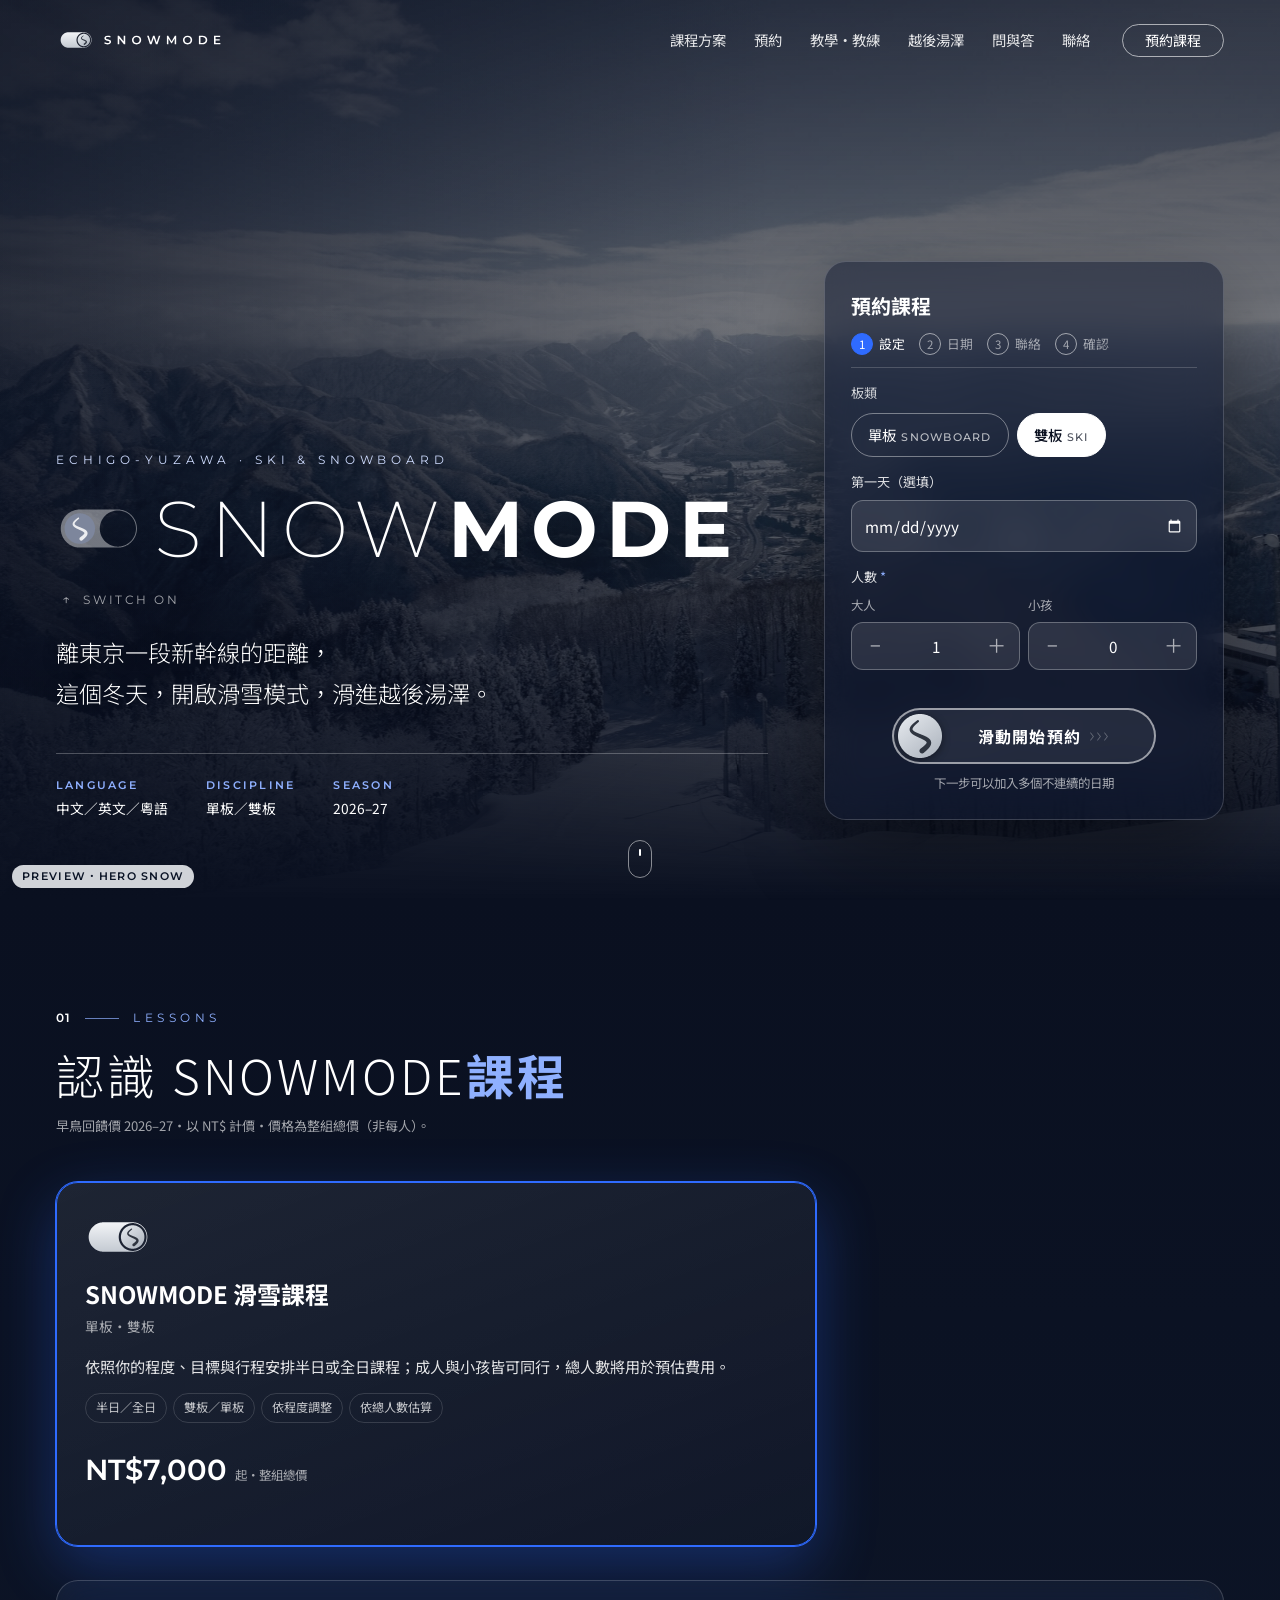
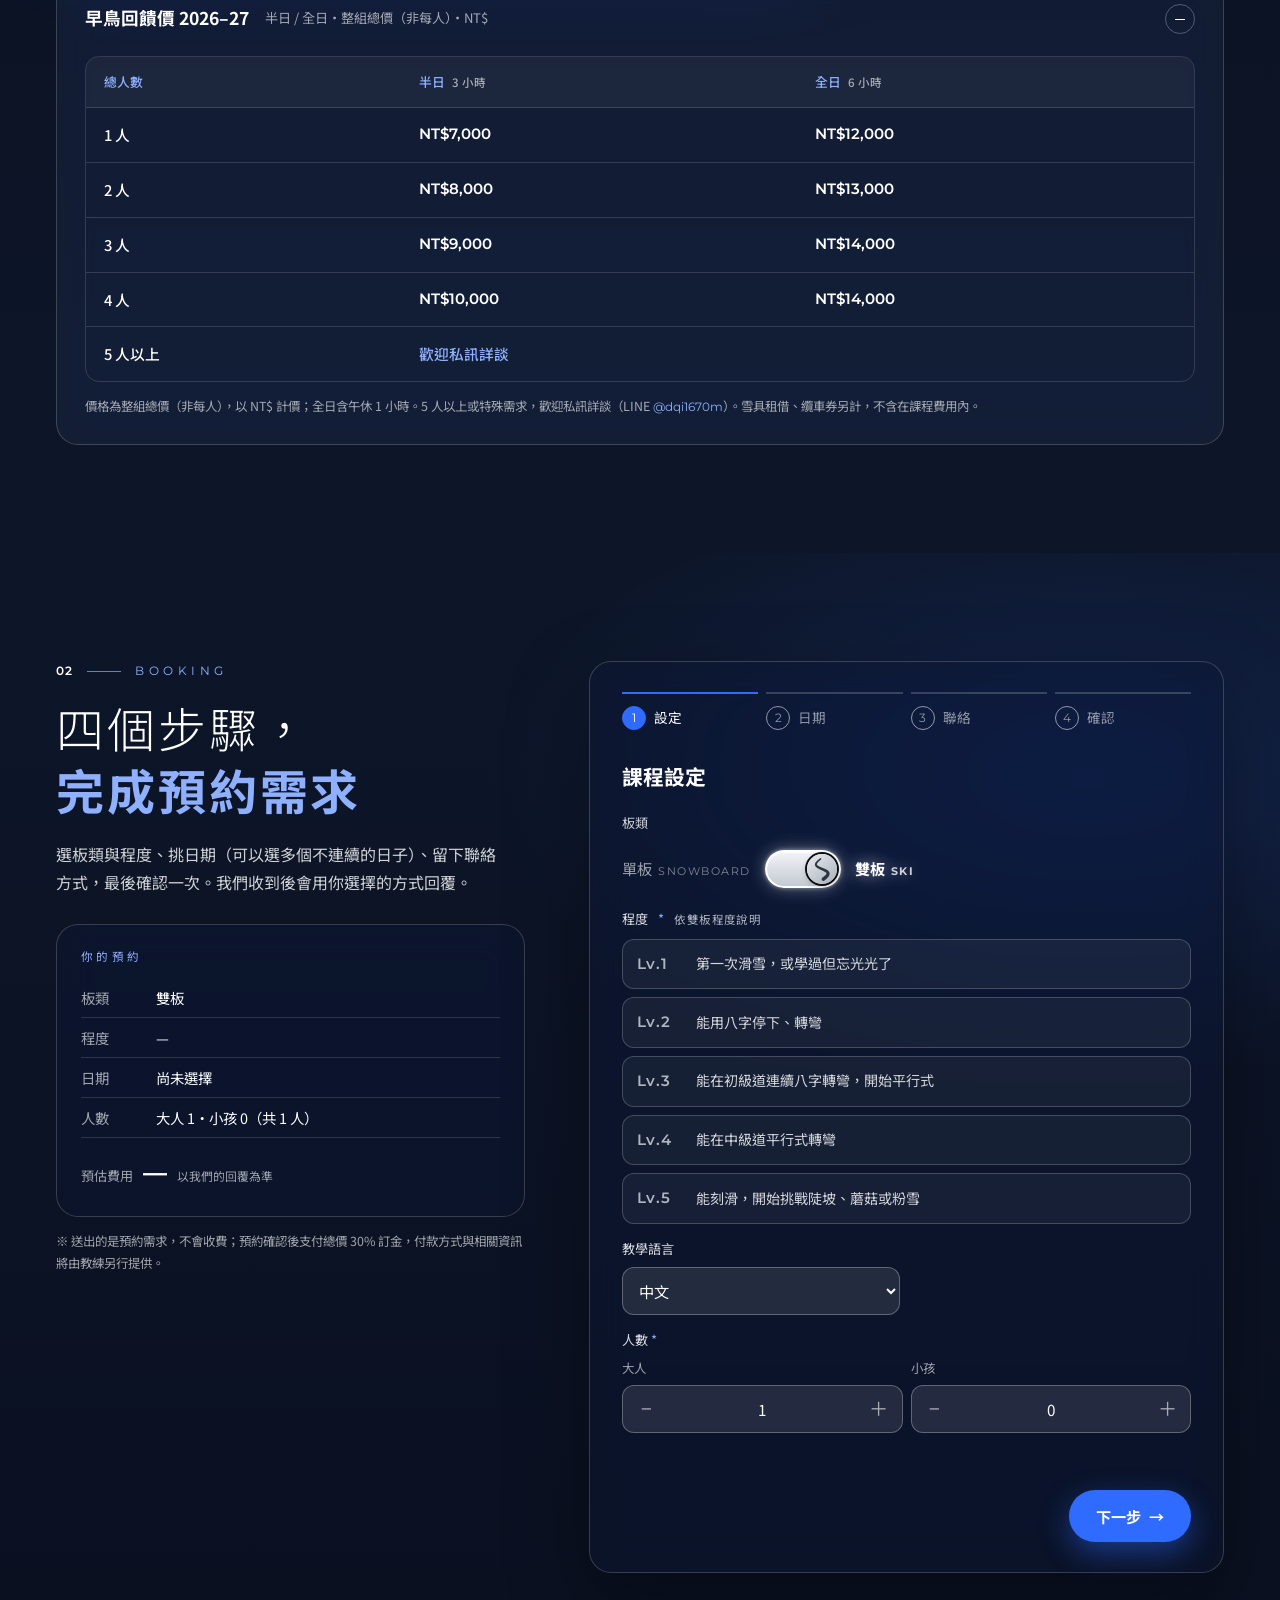
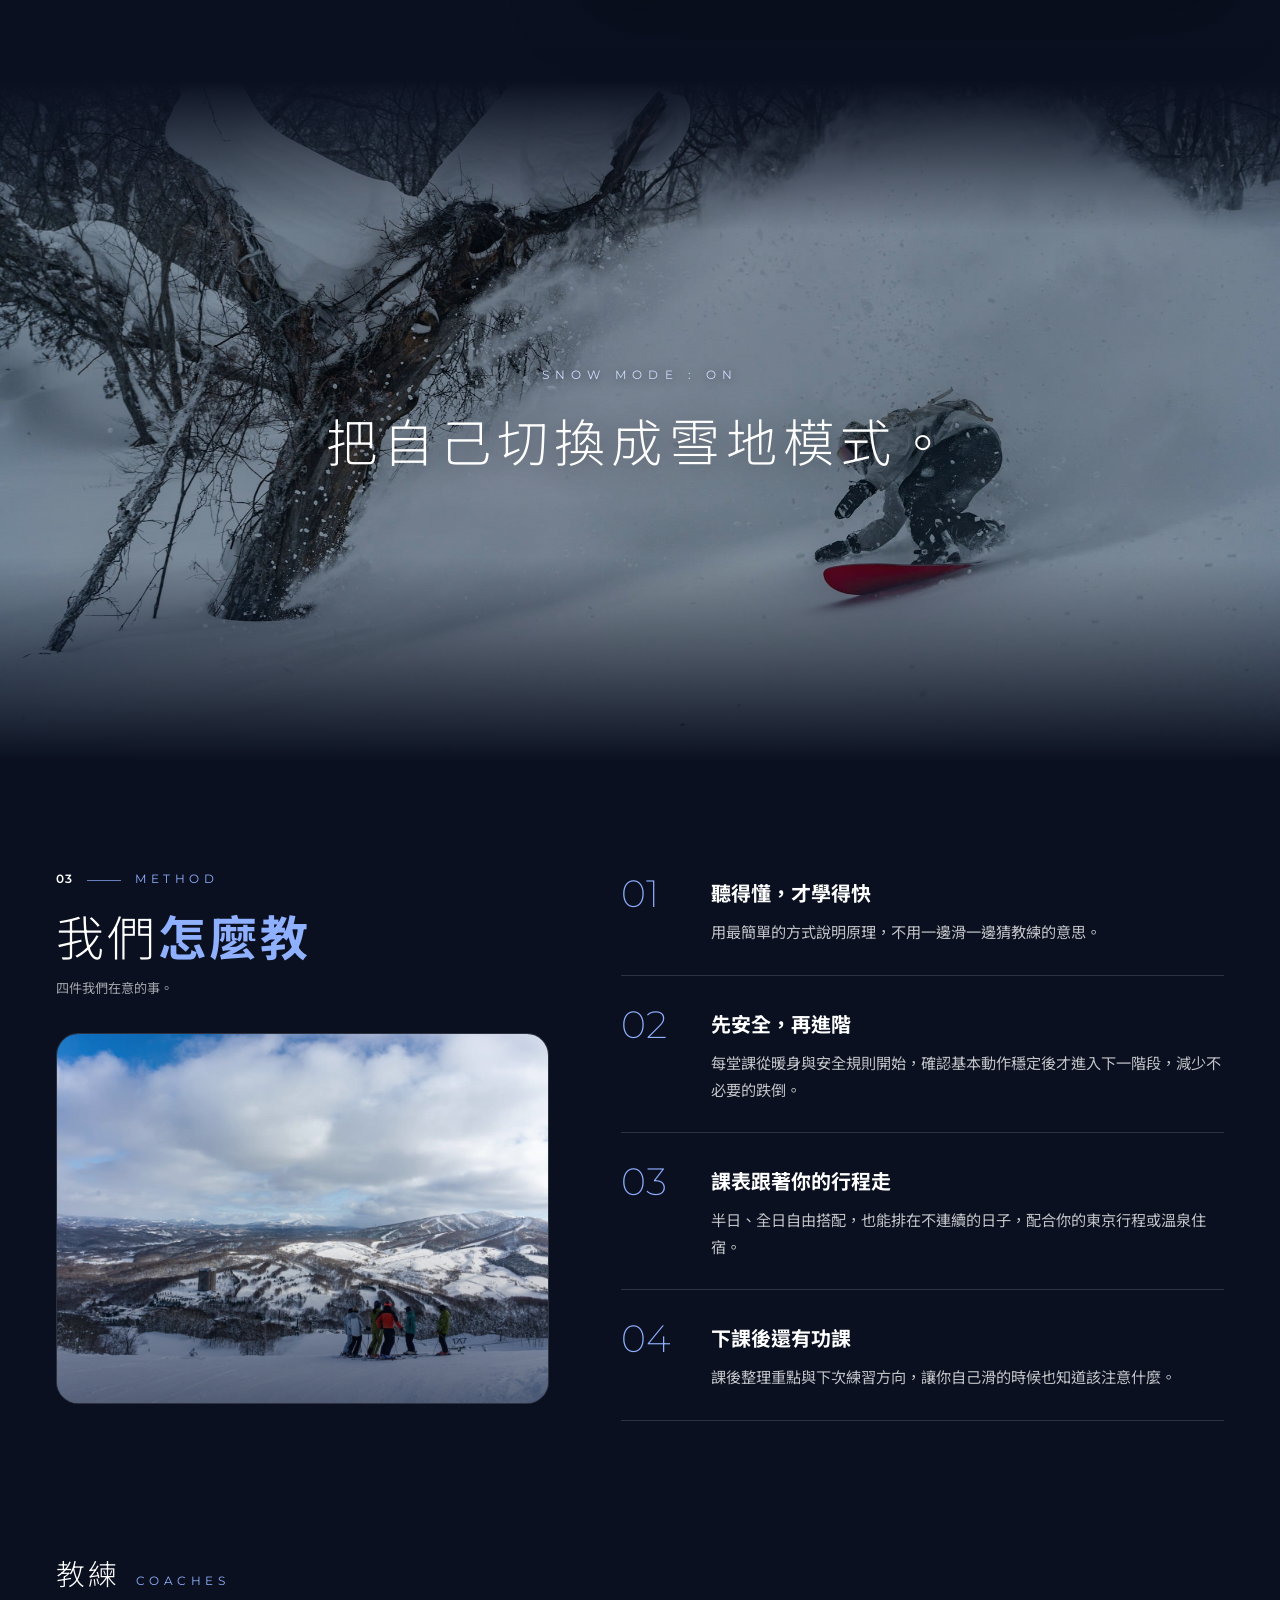
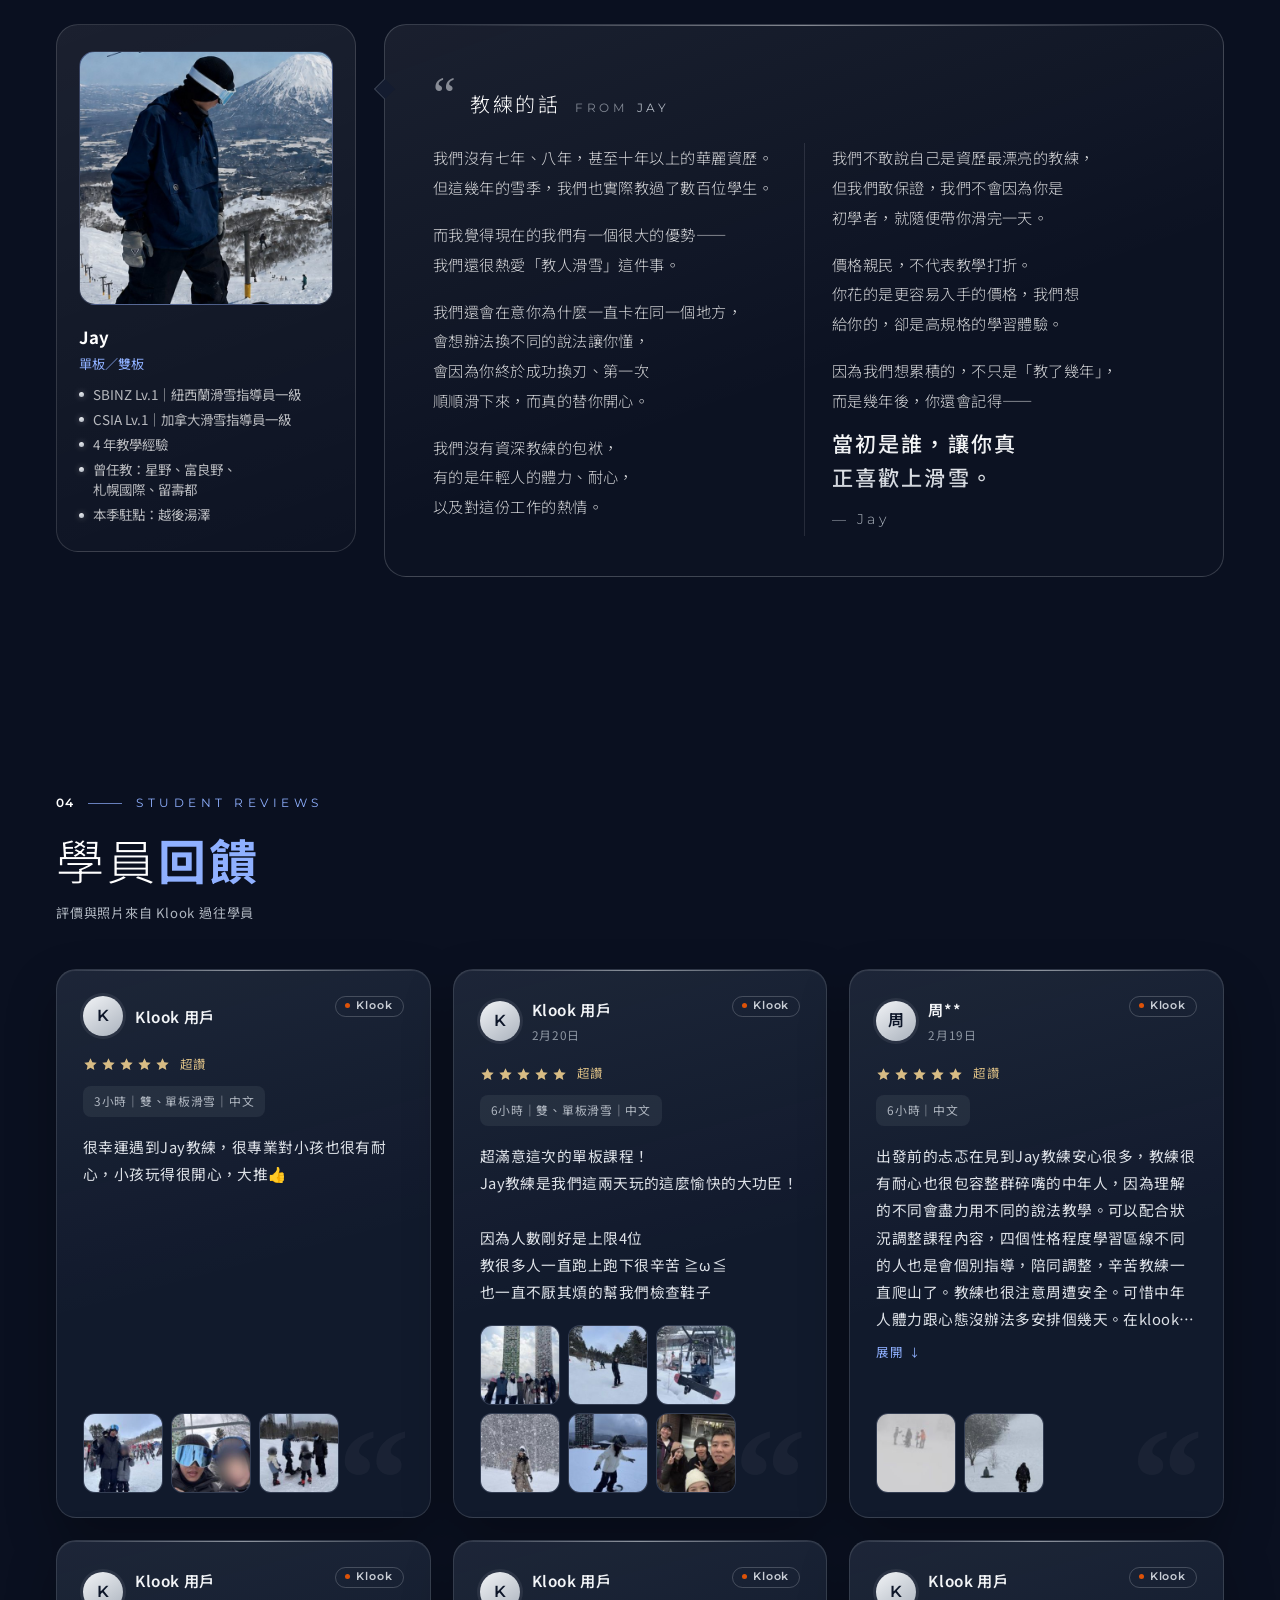
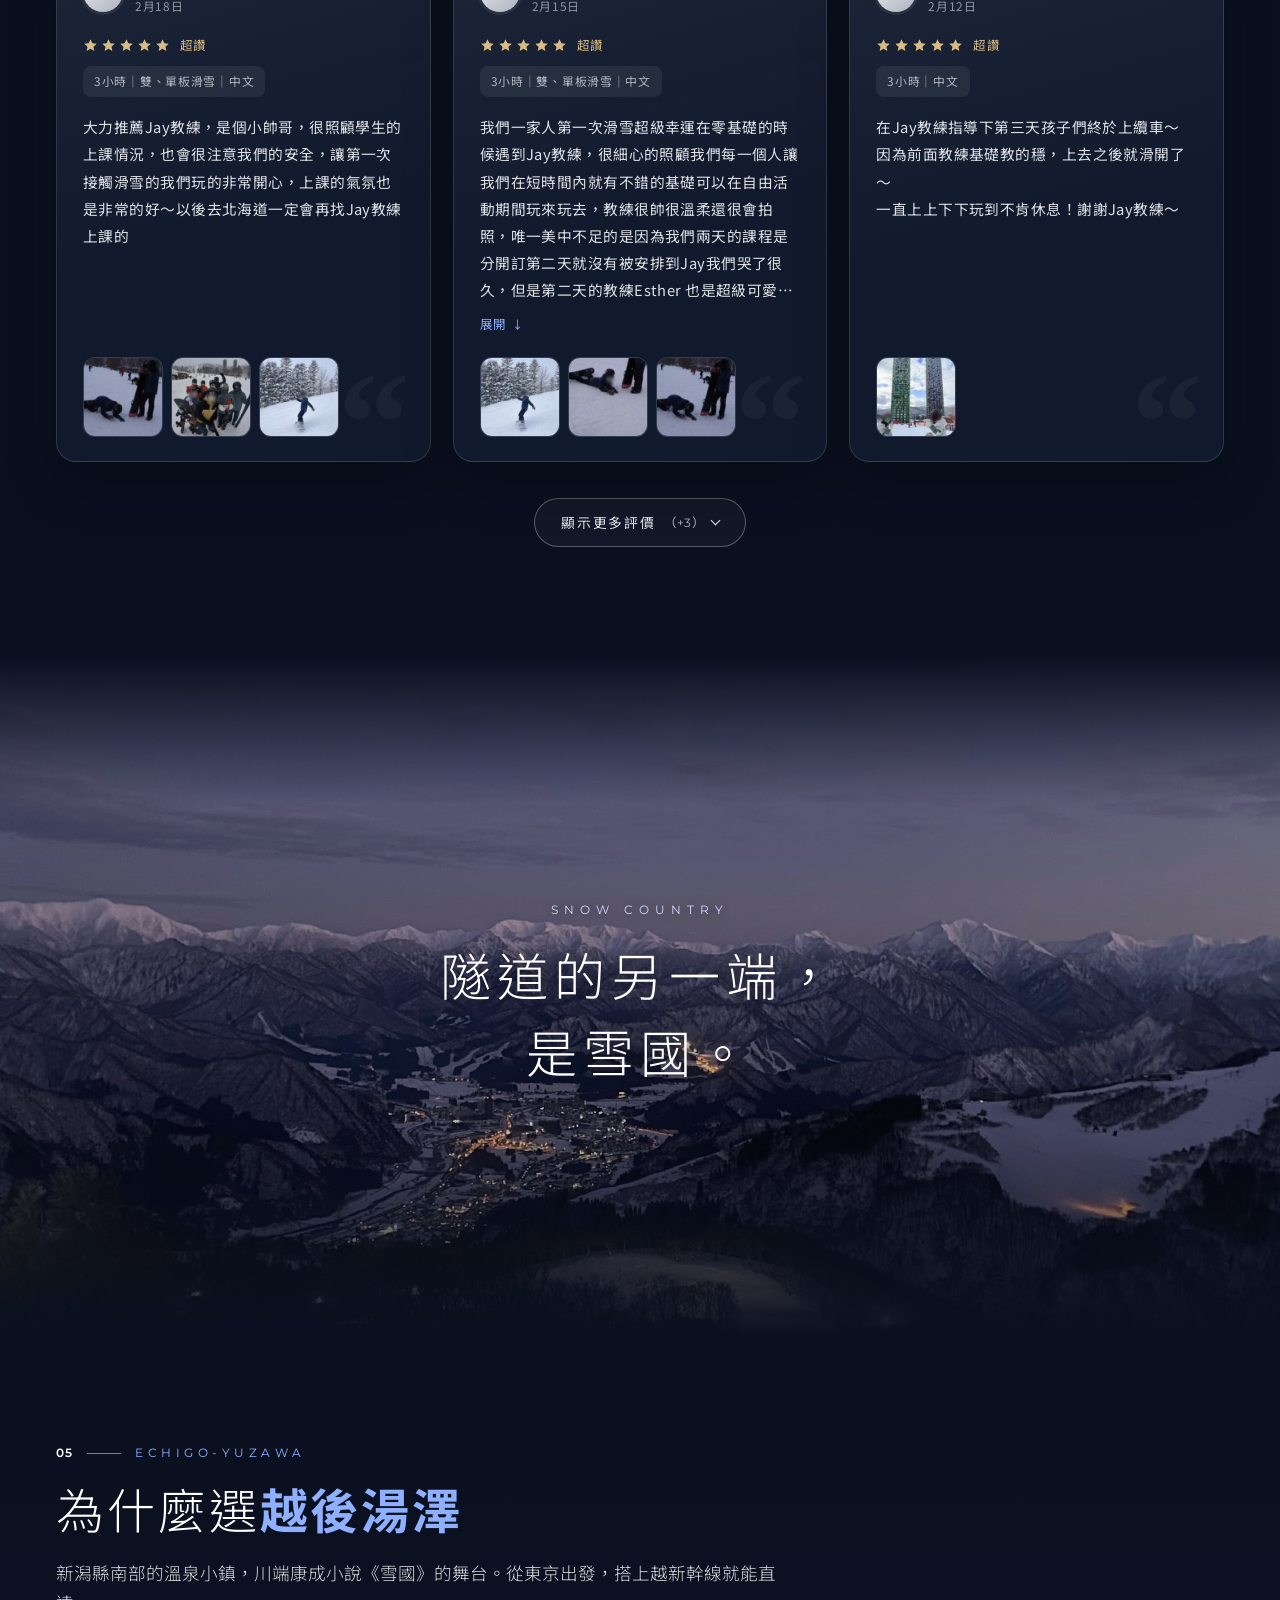
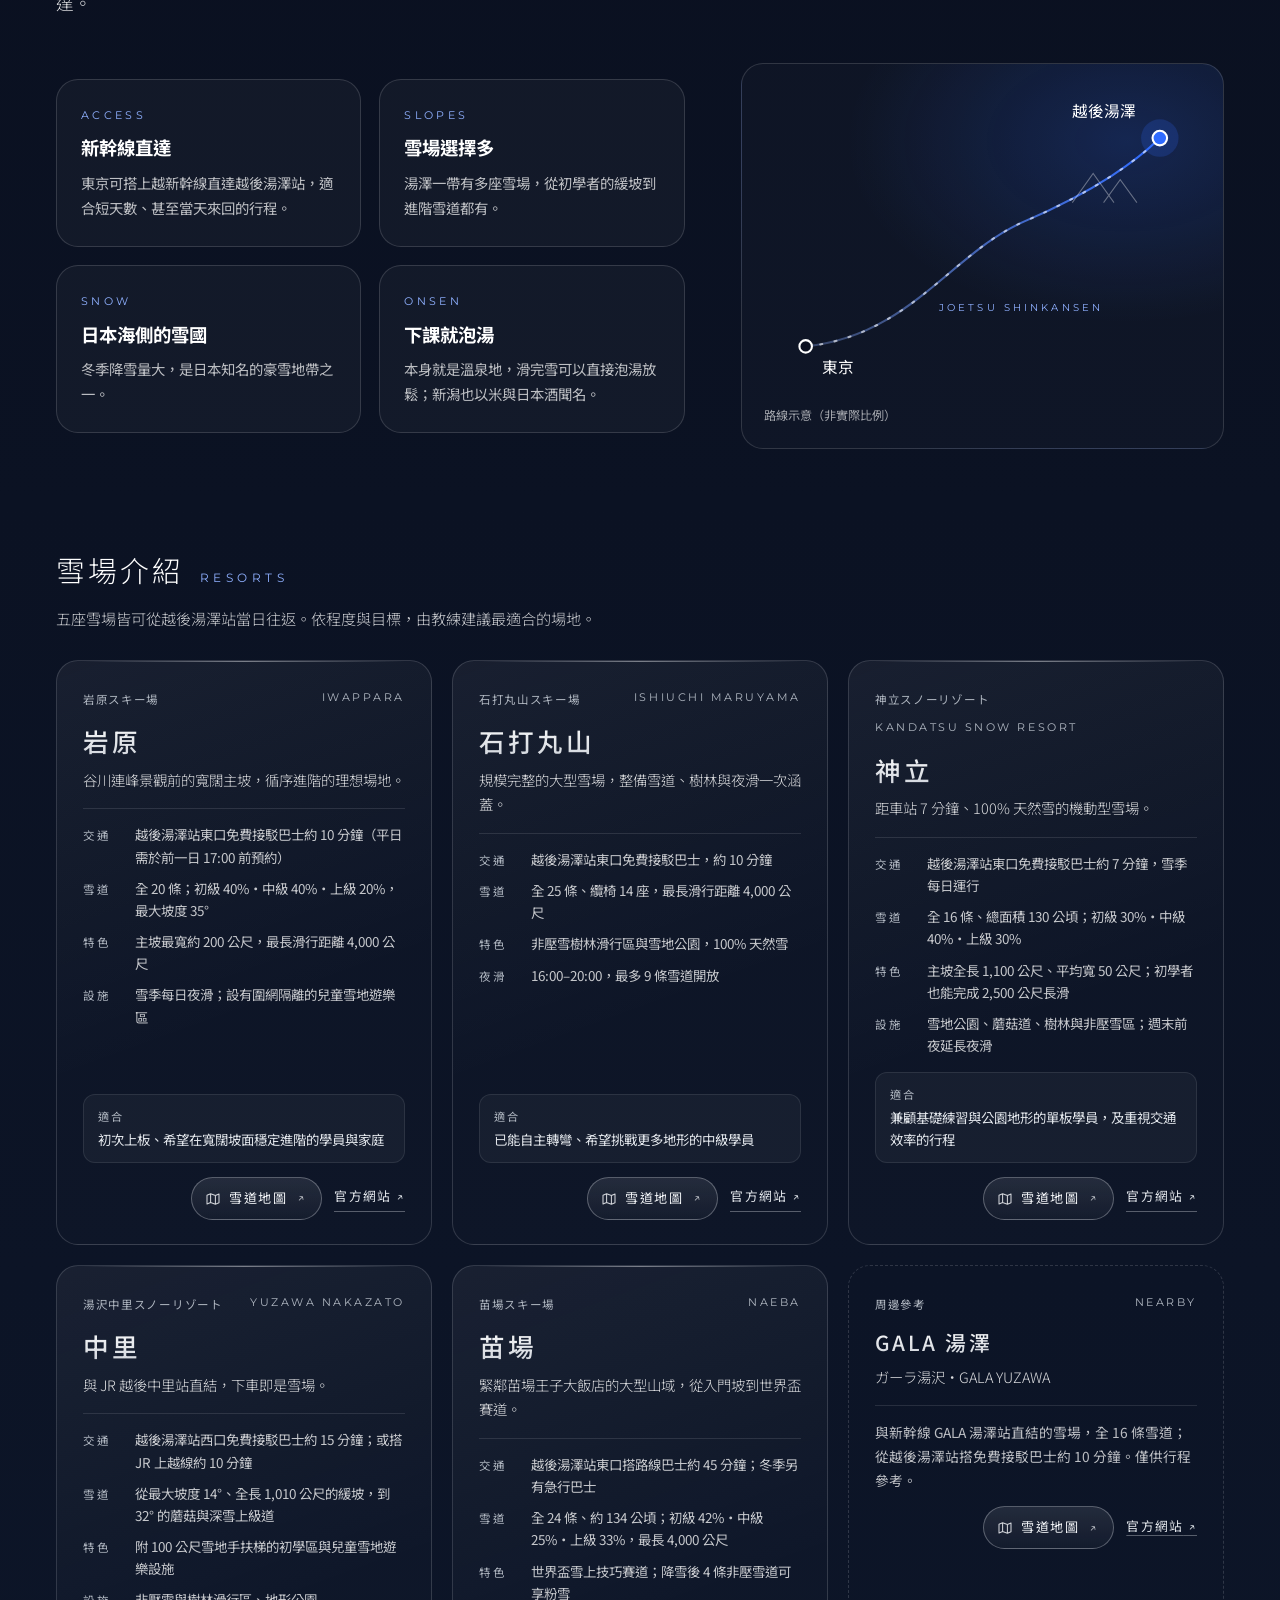
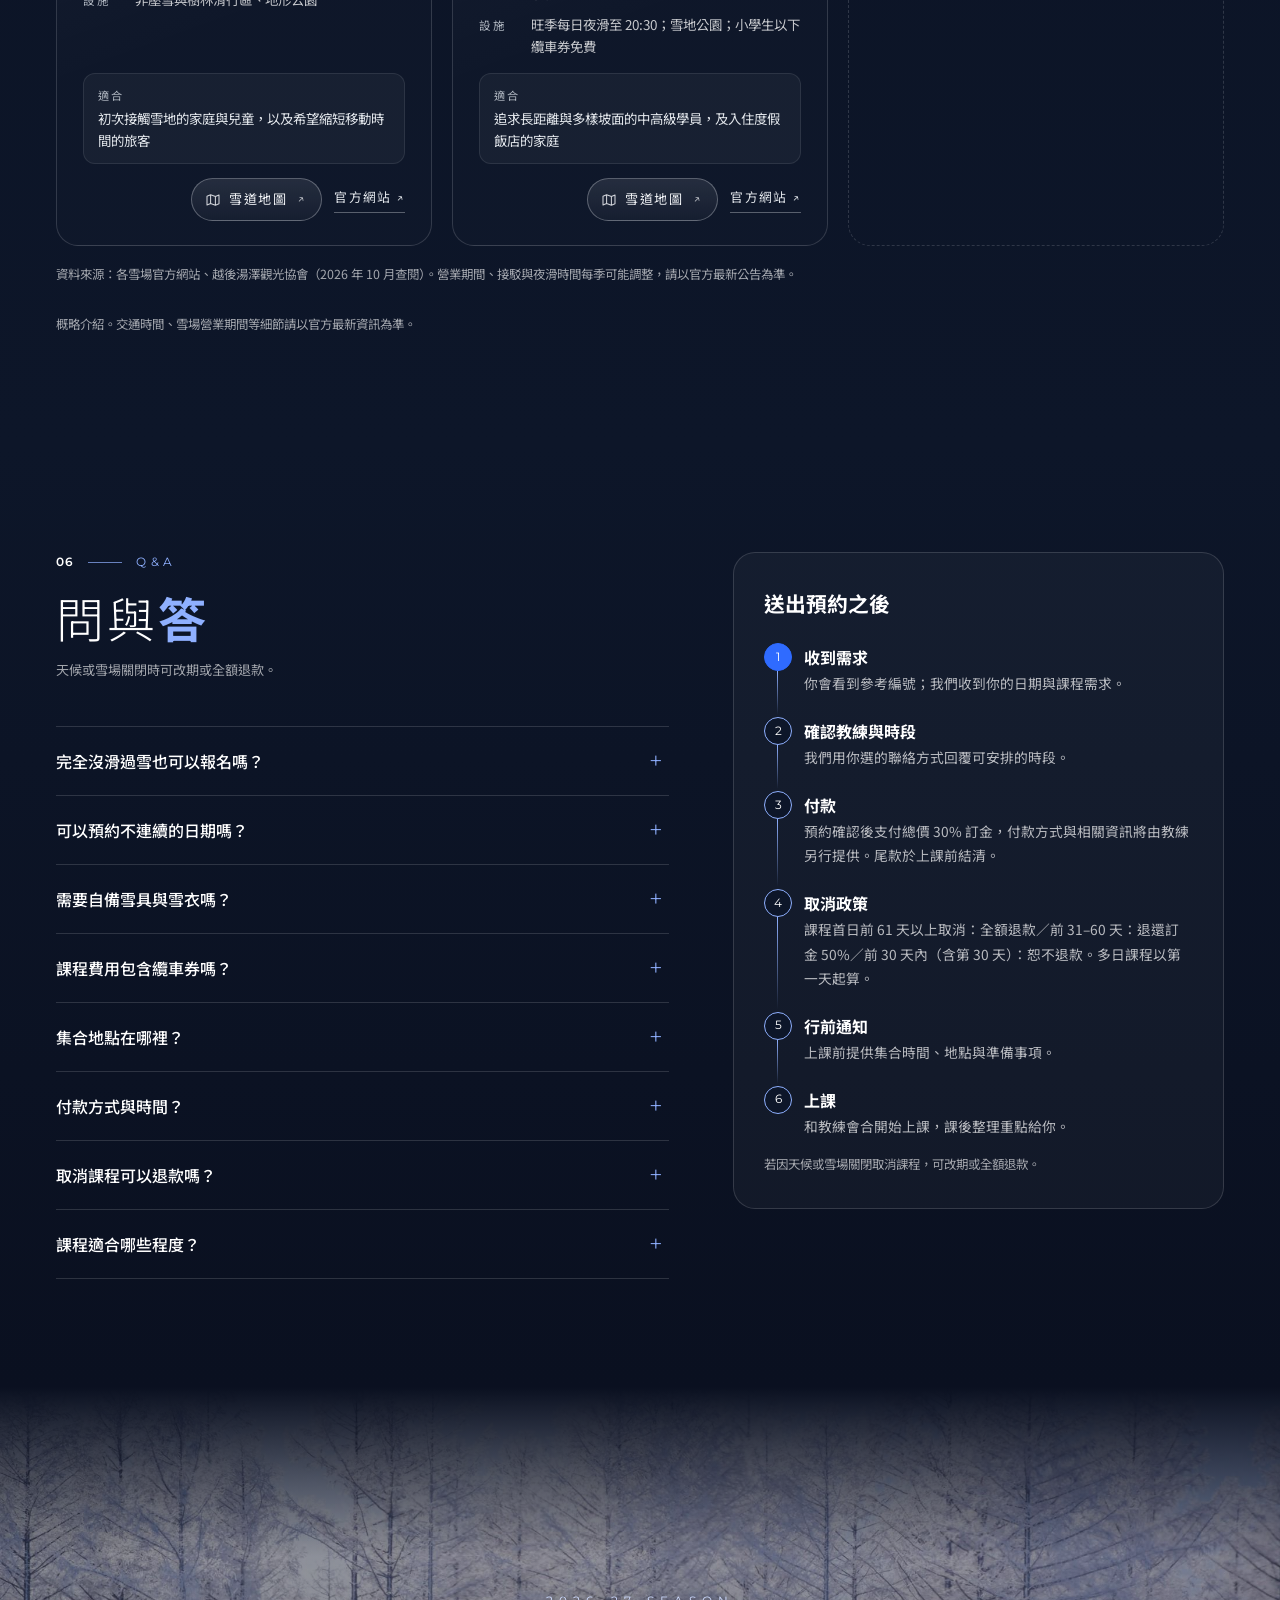
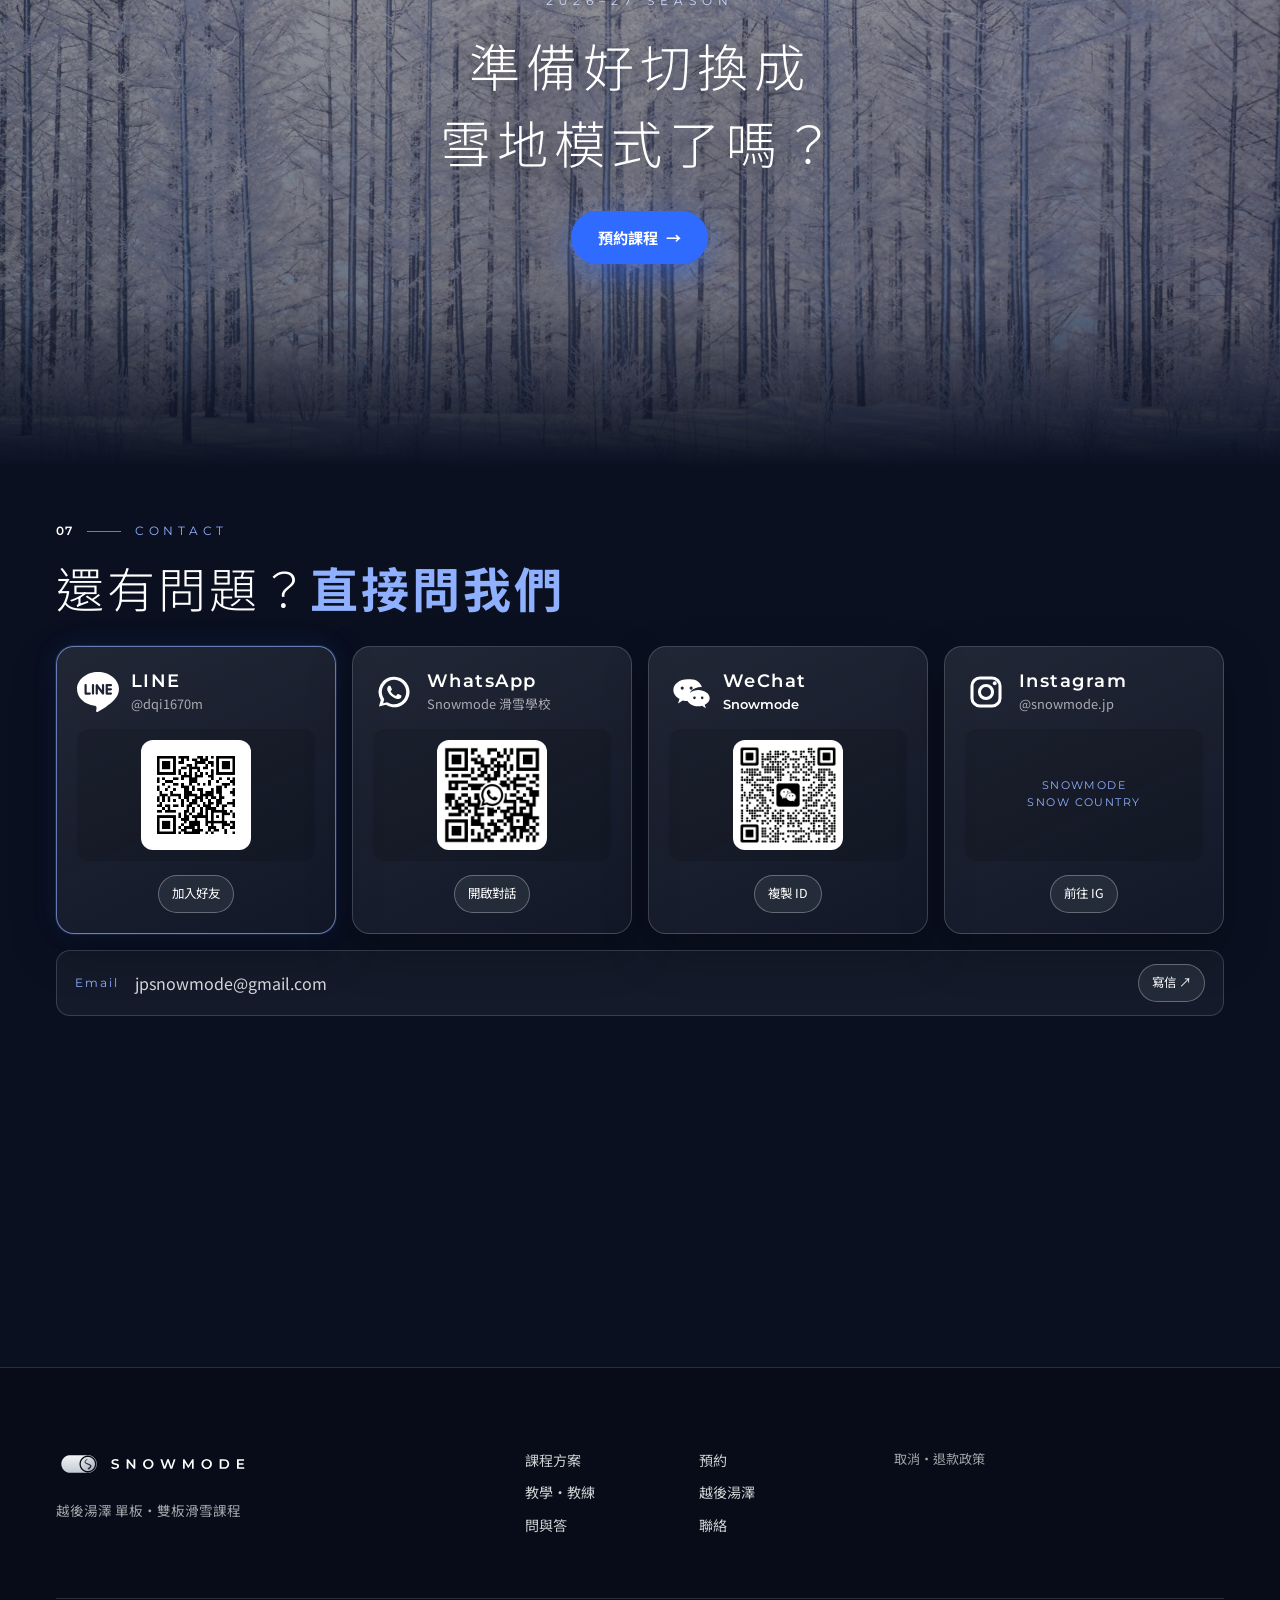
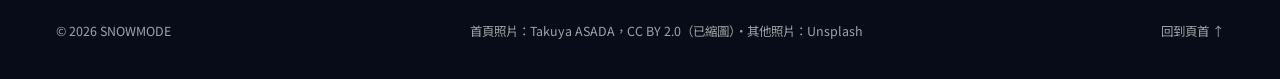
<file: preview-hero-snow.html>
<!DOCTYPE html>
<html lang="zh-Hant-TW">
<head>
<meta charset="UTF-8">
<meta name="viewport" content="width=device-width, initial-scale=1.0">
<meta name="robots" content="noindex, nofollow">
<title>（預覽）SNOWMODE｜越後湯澤滑雪課程</title>
<meta name="description" content="SNOWMODE：越後湯澤的雙板、單板滑雪課程，可選多個不連續日期線上預約。">
<meta property="og:site_name" content="SNOWMODE">
<meta property="og:title" content="SNOWMODE｜越後湯澤滑雪課程">
<meta property="og:description" content="離東京一段新幹線的距離，這個冬天，開啟滑雪模式，滑進越後湯澤。">
<meta property="og:type" content="website">
<meta property="og:locale" content="zh_TW">
<!-- TODO: og:image（上線前換成 SNOWMODE 自己的照片） -->
<meta name="theme-color" content="#0a1020">
<link rel="icon" type="image/svg+xml" href="img/logo/c-carve-favicon.svg?v=full">
<link rel="icon" type="image/png" sizes="32x32" href="img/logo/c-carve-favicon-32.png?v=full">
<link rel="apple-touch-icon" sizes="180x180" href="img/logo/apple-touch-icon.png?v=full">
<link rel="icon" type="image/png" sizes="48x48" href="img/logo/favicon-48.png?v=full">
<link rel="icon" type="image/png" sizes="96x96" href="img/logo/favicon-96.png?v=full">
<link rel="icon" type="image/png" sizes="192x192" href="img/logo/favicon-192.png?v=full">
<link rel="icon" href="/favicon.ico?v=full" sizes="any">
<link rel="preconnect" href="https://fonts.googleapis.com">
<link rel="preconnect" href="https://fonts.gstatic.com" crossorigin>
<link href="https://fonts.googleapis.com/css2?family=Montserrat:wght@200;300;400;600;700&family=Noto+Sans+TC:wght@300;400;500;700&display=swap" rel="stylesheet">
<link rel="stylesheet" href="style.css?v=map1">
<link rel="stylesheet" href="preview/hero-snow.css?v=2">
</head>
<body>
<!--
  ===== 照片來源（全部為 暫用照片，上線前替換 成 SNOWMODE 自己的照片）=====
  img/hero-yuzawa.jpg (used as the hero background): Takuya ASADA, CC BY 2.0 — https://commons.wikimedia.org/wiki/File:Yuzawa_(31203392313).jpg (credited in the footer; resized).
  The photos below: free to use under the Unsplash License — https://unsplash.com/license
  Mood images only. None of them were taken in Echigo-Yuzawa; do not present them as Yuzawa.
  - img/hero.jpg          "A person skiing down a snow covered mountain" — Jeremy Bishop (@jeremybishop)
                          https://unsplash.com/photos/JjT0fv5KlhM  (Hokkaido / Niseko tags on Unsplash)
  - img/band-powder*.jpg  "A man riding a snowboard down a snow covered slope" — Jeremy Bishop (@jeremybishop)
                          https://unsplash.com/photos/Rc8_vVjYjuc  (Hokkaido / Niseko tags on Unsplash)
  - img/method.jpg        "A group of people standing on top of a snow covered slope" — Walter Dziemianczyk (@wdziemia)
                          https://unsplash.com/photos/0NqzMKYKZ2g  (Rusutsu, Hokkaido)
  - img/band-niigata*.jpg "A night view of a snowy mountain with a city in the distance" — Sy (@a____mundane)
                          https://unsplash.com/photos/SJ8ThMm2IrI  (Niigata Prefecture; exact spot not stated)
  - img/band-forest*.jpg  "A snow covered forest filled with lots of trees" — TERRA (@terra_gallery)
                          https://unsplash.com/photos/JToi54yZqRs  (Furano, Hokkaido)
-->
<a class="skip" href="#booking">跳到預約</a>

<!-- ===== Header ===== -->
<header class="nav" id="nav">
  <a class="brand" href="#top" aria-label="SNOWMODE 回到頁首"><img src="img/logo/c-carve-lockup-dark.svg?v=silver" alt="SNOWMODE" width="165" height="28"></a>
  <nav class="links" id="menu" aria-label="主要導覽">
    <a href="#lessons">課程方案</a>
    <a href="#booking">預約</a>
    <a href="#method">教學・教練</a>
    <a href="#yuzawa">越後湯澤</a>
    <a href="#faq">問與答</a>
    <a href="#contact">聯絡</a>
    <a href="#booking" class="menu-cta">預約課程</a>
  </nav>
  <a class="nav-cta" href="#booking">預約課程</a>
  <button class="menu-btn" type="button" aria-expanded="false" aria-controls="menu" aria-label="開啟選單"><span></span><span></span></button>
</header>

<main>
<!-- ===== Hero ===== -->
<section class="hero" id="top" aria-labelledby="hero-title">
  <canvas class="snow-canvas" id="snow-canvas" aria-hidden="true"></canvas>
  <div class="hero-bg" role="img" aria-label="從 GALA 湯澤雪場俯瞰越後湯澤的雪景"></div>
  <div class="hero-copy">
    <p class="eyebrow">ECHIGO-YUZAWA · SKI &amp; SNOWBOARD</p>
    <h1 id="hero-title" aria-label="SNOWMODE"><button type="button" class="hero-switch" id="snow-switch" role="switch" aria-checked="false" aria-label="SNOW MODE 雪景模式" aria-describedby="snow-hint"><svg class="ss-svg" viewBox="0 0 360 240" aria-hidden="true" focusable="false"><defs><linearGradient id="ssTc" x1="0" y1="0" x2="0" y2="1"><stop offset="0" stop-color="#F2F4F7"/><stop offset="1" stop-color="#C4CAD2"/></linearGradient><linearGradient id="ssKc" x1="0.15" y1="0.05" x2="0.85" y2="0.95"><stop offset="0" stop-color="#E2E6EB"/><stop offset="1" stop-color="#AFB6C0"/></linearGradient></defs><rect class="ss-fill" x="30" y="50" width="300" height="140" rx="70"/><path class="ss-track" fill-rule="evenodd" d="M98.04 40.02 L96.07 40.10 L94.11 40.22 L92.16 40.39 L90.21 40.60 L88.26 40.87 L86.32 41.18 L84.39 41.54 L82.47 41.94 L80.56 42.40 L78.66 42.90 L76.78 43.44 L74.91 44.04 L73.05 44.68 L71.21 45.36 L69.39 46.09 L67.58 46.86 L65.80 47.68 L64.03 48.54 L62.29 49.45 L60.57 50.39 L58.87 51.38 L57.20 52.41 L55.55 53.48 L53.94 54.59 L52.34 55.74 L50.78 56.93 L49.25 58.16 L47.75 59.42 L46.28 60.72 L44.84 62.06 L43.43 63.43 L42.06 64.84 L40.72 66.28 L39.42 67.75 L38.16 69.25 L36.93 70.78 L35.74 72.34 L34.59 73.94 L33.48 75.55 L32.41 77.20 L31.38 78.87 L30.39 80.57 L29.45 82.29 L28.54 84.03 L27.68 85.80 L26.86 87.58 L26.09 89.39 L25.36 91.21 L24.68 93.05 L24.04 94.91 L23.44 96.78 L22.90 98.66 L22.40 100.56 L21.94 102.47 L21.54 104.39 L21.18 106.32 L20.87 108.26 L20.60 110.21 L20.39 112.16 L20.22 114.11 L20.10 116.07 L20.02 118.04 L20.00 120.00 L20.02 121.96 L20.10 123.93 L20.22 125.89 L20.39 127.84 L20.60 129.79 L20.87 131.74 L21.18 133.68 L21.54 135.61 L21.94 137.53 L22.40 139.44 L22.90 141.34 L23.44 143.22 L24.04 145.09 L24.68 146.95 L25.36 148.79 L26.09 150.61 L26.86 152.42 L27.68 154.20 L28.54 155.97 L29.45 157.71 L30.39 159.43 L31.38 161.13 L32.41 162.80 L33.48 164.45 L34.59 166.06 L35.74 167.66 L36.93 169.22 L38.16 170.75 L39.42 172.25 L40.72 173.72 L42.06 175.16 L43.43 176.57 L44.84 177.94 L46.28 179.28 L47.75 180.58 L49.25 181.84 L50.78 183.07 L52.34 184.26 L53.94 185.41 L55.55 186.52 L57.20 187.59 L58.87 188.62 L60.57 189.61 L62.29 190.55 L64.03 191.46 L65.80 192.32 L67.58 193.14 L69.39 193.91 L71.21 194.64 L73.05 195.32 L74.91 195.96 L76.78 196.56 L78.66 197.10 L80.56 197.60 L82.47 198.06 L84.39 198.46 L86.32 198.82 L88.26 199.13 L90.21 199.40 L92.16 199.61 L94.11 199.78 L96.07 199.90 L98.04 199.98 L100.00 200.00 L260.00 200.00 L261.96 199.98 L263.93 199.90 L265.89 199.78 L267.84 199.61 L269.79 199.40 L271.74 199.13 L273.68 198.82 L275.61 198.46 L277.53 198.06 L279.44 197.60 L281.34 197.10 L283.22 196.56 L285.09 195.96 L286.95 195.32 L288.79 194.64 L290.61 193.91 L292.42 193.14 L294.20 192.32 L295.97 191.46 L297.71 190.55 L299.43 189.61 L301.13 188.62 L302.80 187.59 L304.45 186.52 L306.06 185.41 L307.66 184.26 L309.22 183.07 L310.75 181.84 L312.25 180.58 L313.72 179.28 L315.16 177.94 L316.57 176.57 L317.94 175.16 L319.28 173.72 L320.58 172.25 L321.84 170.75 L323.07 169.22 L324.26 167.66 L325.41 166.06 L326.52 164.45 L327.59 162.80 L328.62 161.13 L329.61 159.43 L330.55 157.71 L331.46 155.97 L332.32 154.20 L333.14 152.42 L333.91 150.61 L334.64 148.79 L335.32 146.95 L335.96 145.09 L336.56 143.22 L337.10 141.34 L337.60 139.44 L338.06 137.53 L338.46 135.61 L338.82 133.68 L339.13 131.74 L339.40 129.79 L339.61 127.84 L339.78 125.89 L339.90 123.93 L339.98 121.96 L340.00 120.00 L339.98 118.04 L339.90 116.07 L339.78 114.11 L339.61 112.16 L339.40 110.21 L339.13 108.26 L338.82 106.32 L338.46 104.39 L338.06 102.47 L337.60 100.56 L337.10 98.66 L336.56 96.78 L335.96 94.91 L335.32 93.05 L334.64 91.21 L333.91 89.39 L333.14 87.58 L332.32 85.80 L331.46 84.03 L330.55 82.29 L329.61 80.57 L328.62 78.87 L327.59 77.20 L326.52 75.55 L325.41 73.94 L324.26 72.34 L323.07 70.78 L321.84 69.25 L320.58 67.75 L319.28 66.28 L317.94 64.84 L316.57 63.43 L315.16 62.06 L313.72 60.72 L312.25 59.42 L310.75 58.16 L309.22 56.93 L307.66 55.74 L306.06 54.59 L304.45 53.48 L302.80 52.41 L301.13 51.38 L299.43 50.39 L297.71 49.45 L295.97 48.54 L294.20 47.68 L292.42 46.86 L290.61 46.09 L288.79 45.36 L286.95 44.68 L285.09 44.04 L283.22 43.44 L281.34 42.90 L279.44 42.40 L277.53 41.94 L275.61 41.54 L273.68 41.18 L271.74 40.87 L269.79 40.60 L267.84 40.39 L265.89 40.22 L263.93 40.10 L261.96 40.02 L260.00 40.00 L100.00 40.00Z M335.98 121.87 L335.91 123.73 L335.79 125.59 L335.63 127.45 L335.43 129.30 L335.18 131.15 L334.88 132.99 L334.54 134.83 L334.15 136.65 L333.72 138.47 L333.25 140.27 L332.73 142.06 L332.16 143.84 L331.56 145.60 L330.91 147.35 L330.21 149.08 L329.48 150.80 L328.70 152.49 L327.89 154.17 L327.03 155.83 L326.13 157.46 L325.19 159.07 L324.21 160.66 L323.19 162.22 L322.14 163.76 L321.04 165.27 L319.91 166.76 L318.75 168.21 L317.55 169.64 L316.31 171.04 L315.04 172.41 L313.74 173.74 L312.41 175.04 L311.04 176.31 L309.64 177.55 L308.21 178.75 L306.76 179.91 L305.27 181.04 L303.76 182.14 L302.22 183.19 L300.66 184.21 L299.07 185.19 L297.46 186.13 L295.83 187.03 L294.17 187.89 L292.49 188.70 L290.80 189.48 L289.08 190.21 L287.35 190.91 L285.60 191.56 L283.84 192.16 L282.06 192.73 L280.27 193.25 L278.47 193.72 L276.65 194.15 L274.83 194.54 L272.99 194.88 L271.15 195.18 L269.30 195.43 L267.45 195.63 L265.59 195.79 L263.73 195.91 L261.87 195.98 L260.00 196.00 L258.13 195.98 L256.27 195.91 L254.41 195.79 L252.55 195.63 L250.70 195.43 L248.85 195.18 L247.01 194.88 L245.17 194.54 L243.35 194.15 L241.53 193.72 L239.73 193.25 L237.94 192.73 L236.16 192.16 L234.40 191.56 L232.65 190.91 L230.92 190.21 L229.20 189.48 L227.51 188.70 L225.83 187.89 L224.17 187.03 L222.54 186.13 L220.93 185.19 L219.34 184.21 L217.78 183.19 L216.24 182.14 L214.73 181.04 L213.24 179.91 L211.79 178.75 L210.36 177.55 L208.96 176.31 L207.59 175.04 L206.26 173.74 L204.96 172.41 L203.69 171.04 L202.45 169.64 L201.25 168.21 L200.09 166.76 L198.96 165.27 L197.86 163.76 L196.81 162.22 L195.79 160.66 L194.81 159.07 L193.87 157.46 L192.97 155.83 L192.11 154.17 L191.30 152.49 L190.52 150.80 L189.79 149.08 L189.09 147.35 L188.44 145.60 L187.84 143.84 L187.27 142.06 L186.75 140.27 L186.28 138.47 L185.85 136.65 L185.46 134.83 L185.12 132.99 L184.82 131.15 L184.57 129.30 L184.37 127.45 L184.21 125.59 L184.09 123.73 L184.02 121.87 L184.00 120.00 L184.02 118.13 L184.09 116.27 L184.21 114.41 L184.37 112.55 L184.57 110.70 L184.82 108.85 L185.12 107.01 L185.46 105.17 L185.85 103.35 L186.28 101.53 L186.75 99.73 L187.27 97.94 L187.84 96.16 L188.44 94.40 L189.09 92.65 L189.79 90.92 L190.52 89.20 L191.30 87.51 L192.11 85.83 L192.97 84.17 L193.87 82.54 L194.81 80.93 L195.79 79.34 L196.81 77.78 L197.86 76.24 L198.96 74.73 L200.09 73.24 L201.25 71.79 L202.45 70.36 L203.69 68.96 L204.96 67.59 L206.26 66.26 L207.59 64.96 L208.96 63.69 L210.36 62.45 L211.79 61.25 L213.24 60.09 L214.73 58.96 L216.24 57.86 L217.78 56.81 L219.34 55.79 L220.93 54.81 L222.54 53.87 L224.17 52.97 L225.83 52.11 L227.51 51.30 L229.20 50.52 L230.92 49.79 L232.65 49.09 L234.40 48.44 L236.16 47.84 L237.94 47.27 L239.73 46.75 L241.53 46.28 L243.35 45.85 L245.17 45.46 L247.01 45.12 L248.85 44.82 L250.70 44.57 L252.55 44.37 L254.41 44.21 L256.27 44.09 L258.13 44.02 L260.00 44.00 L261.87 44.02 L263.73 44.09 L265.59 44.21 L267.45 44.37 L269.30 44.57 L271.15 44.82 L272.99 45.12 L274.83 45.46 L276.65 45.85 L278.47 46.28 L280.27 46.75 L282.06 47.27 L283.84 47.84 L285.60 48.44 L287.35 49.09 L289.08 49.79 L290.80 50.52 L292.49 51.30 L294.17 52.11 L295.83 52.97 L297.46 53.87 L299.07 54.81 L300.66 55.79 L302.22 56.81 L303.76 57.86 L305.27 58.96 L306.76 60.09 L308.21 61.25 L309.64 62.45 L311.04 63.69 L312.41 64.96 L313.74 66.26 L315.04 67.59 L316.31 68.96 L317.55 70.36 L318.75 71.79 L319.91 73.24 L321.04 74.73 L322.14 76.24 L323.19 77.78 L324.21 79.34 L325.19 80.93 L326.13 82.54 L327.03 84.17 L327.89 85.83 L328.70 87.51 L329.48 89.20 L330.21 90.92 L330.91 92.65 L331.56 94.40 L332.16 96.16 L332.73 97.94 L333.25 99.73 L333.72 101.53 L334.15 103.35 L334.54 105.17 L334.88 107.01 L335.18 108.85 L335.43 110.70 L335.63 112.55 L335.79 114.41 L335.91 116.27 L335.98 118.13 L336.00 120.00Z"/><g class="ss-knob"><g class="ss-knob-in"><path class="ss-knob-bg" fill-rule="evenodd" d="M324.00 120.00 L323.98 118.43 L323.92 116.86 L323.83 115.29 L323.69 113.73 L323.52 112.17 L323.31 110.61 L323.06 109.06 L322.77 107.51 L322.44 105.98 L322.08 104.45 L321.68 102.93 L321.24 101.42 L320.77 99.92 L320.26 98.44 L319.71 96.97 L319.13 95.51 L318.51 94.06 L317.86 92.64 L317.17 91.22 L316.44 89.83 L315.69 88.45 L314.89 87.10 L314.07 85.76 L313.21 84.44 L312.33 83.15 L311.41 81.88 L310.45 80.63 L309.47 79.40 L308.46 78.20 L307.42 77.02 L306.35 75.87 L305.25 74.75 L304.13 73.65 L302.98 72.58 L301.80 71.54 L300.60 70.53 L299.37 69.55 L298.12 68.59 L296.85 67.67 L295.56 66.79 L294.24 65.93 L292.90 65.11 L291.55 64.31 L290.17 63.56 L288.78 62.83 L287.36 62.14 L285.94 61.49 L284.49 60.87 L283.03 60.29 L281.56 59.74 L280.08 59.23 L278.58 58.76 L277.07 58.32 L275.55 57.92 L274.02 57.56 L272.49 57.23 L270.94 56.94 L269.39 56.69 L267.83 56.48 L266.27 56.31 L264.71 56.17 L263.14 56.08 L261.57 56.02 L260.00 56.00 L258.43 56.02 L256.86 56.08 L255.29 56.17 L253.73 56.31 L252.17 56.48 L250.61 56.69 L249.06 56.94 L247.51 57.23 L245.98 57.56 L244.45 57.92 L242.93 58.32 L241.42 58.76 L239.92 59.23 L238.44 59.74 L236.97 60.29 L235.51 60.87 L234.06 61.49 L232.64 62.14 L231.22 62.83 L229.83 63.56 L228.45 64.31 L227.10 65.11 L225.76 65.93 L224.44 66.79 L223.15 67.67 L221.88 68.59 L220.63 69.55 L219.40 70.53 L218.20 71.54 L217.02 72.58 L215.87 73.65 L214.75 74.75 L213.65 75.87 L212.58 77.02 L211.54 78.20 L210.53 79.40 L209.55 80.63 L208.59 81.88 L207.67 83.15 L206.79 84.44 L205.93 85.76 L205.11 87.10 L204.31 88.45 L203.56 89.83 L202.83 91.22 L202.14 92.64 L201.49 94.06 L200.87 95.51 L200.29 96.97 L199.74 98.44 L199.23 99.92 L198.76 101.42 L198.32 102.93 L197.92 104.45 L197.56 105.98 L197.23 107.51 L196.94 109.06 L196.69 110.61 L196.48 112.17 L196.31 113.73 L196.17 115.29 L196.08 116.86 L196.02 118.43 L196.00 120.00 L196.02 121.57 L196.08 123.14 L196.17 124.71 L196.31 126.27 L196.48 127.83 L196.69 129.39 L196.94 130.94 L197.23 132.49 L197.56 134.02 L197.92 135.55 L198.32 137.07 L198.76 138.58 L199.23 140.08 L199.74 141.56 L200.29 143.03 L200.87 144.49 L201.49 145.94 L202.14 147.36 L202.83 148.78 L203.56 150.17 L204.31 151.55 L205.11 152.90 L205.93 154.24 L206.79 155.56 L207.67 156.85 L208.59 158.12 L209.55 159.37 L210.53 160.60 L211.54 161.80 L212.58 162.98 L213.65 164.13 L214.75 165.25 L215.87 166.35 L217.02 167.42 L218.20 168.46 L219.40 169.47 L220.63 170.45 L221.88 171.41 L223.15 172.33 L224.44 173.21 L225.76 174.07 L227.10 174.89 L228.45 175.69 L229.83 176.44 L231.22 177.17 L232.64 177.86 L234.06 178.51 L235.51 179.13 L236.97 179.71 L238.44 180.26 L239.92 180.77 L241.42 181.24 L242.93 181.68 L244.45 182.08 L245.98 182.44 L247.51 182.77 L249.06 183.06 L250.61 183.31 L252.17 183.52 L253.73 183.69 L255.29 183.83 L256.86 183.92 L258.43 183.98 L260.00 184.00 L261.57 183.98 L263.14 183.92 L264.71 183.83 L266.27 183.69 L267.83 183.52 L269.39 183.31 L270.94 183.06 L272.49 182.77 L274.02 182.44 L275.55 182.08 L277.07 181.68 L278.58 181.24 L280.08 180.77 L281.56 180.26 L283.03 179.71 L284.49 179.13 L285.94 178.51 L287.36 177.86 L288.78 177.17 L290.17 176.44 L291.55 175.69 L292.90 174.89 L294.24 174.07 L295.56 173.21 L296.85 172.33 L298.12 171.41 L299.37 170.45 L300.60 169.47 L301.80 168.46 L302.98 167.42 L304.13 166.35 L305.25 165.25 L306.35 164.13 L307.42 162.98 L308.46 161.80 L309.47 160.60 L310.45 159.37 L311.41 158.12 L312.33 156.85 L313.21 155.56 L314.07 154.24 L314.89 152.90 L315.69 151.55 L316.44 150.17 L317.17 148.78 L317.86 147.36 L318.51 145.94 L319.13 144.49 L319.71 143.03 L320.26 141.56 L320.77 140.08 L321.24 138.58 L321.68 137.07 L322.08 135.55 L322.44 134.02 L322.77 132.49 L323.06 130.94 L323.31 129.39 L323.52 127.83 L323.69 126.27 L323.83 124.71 L323.92 123.14 L323.98 121.57Z"/><path class="ss-knob-s" fill-rule="evenodd" d="M234.21 90.10 L234.09 90.27 L234.08 90.28 L233.84 90.57 L233.65 90.85 L233.49 91.04 L233.27 91.36 L233.25 91.40 L233.16 91.51 L232.94 91.83 L232.89 91.93 L232.85 91.98 L232.63 92.30 L232.53 92.47 L232.33 92.77 L232.17 93.07 L232.06 93.23 L231.87 93.58 L231.85 93.63 L231.81 93.69 L231.62 94.04 L231.56 94.18 L231.38 94.50 L231.26 94.80 L231.17 94.96 L231.01 95.33 L231.00 95.37 L230.98 95.41 L230.82 95.78 L230.76 95.97 L230.65 96.24 L230.54 96.60 L230.50 96.69 L230.38 97.07 L230.36 97.18 L230.25 97.52 L230.19 97.83 L230.14 97.97 L230.06 98.37 L230.05 98.44 L229.98 98.81 L229.95 99.10 L229.91 99.26 L229.87 99.67 L229.87 99.73 L229.83 100.11 L229.83 100.40 L229.81 100.55 L229.81 100.97 L229.82 101.05 L229.81 101.40 L229.84 101.71 L229.84 101.84 L229.88 102.26 L229.90 102.36 L229.93 102.69 L229.99 103.02 L230.00 103.12 L230.08 103.54 L230.12 103.67 L230.18 103.97 L230.28 104.32 L230.29 104.40 L230.41 104.81 L230.47 104.95 L230.56 105.23 L230.70 105.58 L230.72 105.66 L230.88 106.06 L230.95 106.19 L231.07 106.48 L231.24 106.80 L231.28 106.90 L231.48 107.29 L231.54 107.38 L231.71 107.70 L231.89 107.97 L231.96 108.12 L232.21 108.49 L232.23 108.52 L232.24 108.53 L232.48 108.90 L232.63 109.08 L232.78 109.31 L233.05 109.64 L233.10 109.72 L233.38 110.07 L233.45 110.14 L233.72 110.47 L233.91 110.67 L234.08 110.87 L234.40 111.20 L234.46 111.27 L234.78 111.60 L234.84 111.65 L234.86 111.67 L235.18 112.00 L235.35 112.14 L235.60 112.39 L235.89 112.64 L236.04 112.78 L236.40 113.08 L236.43 113.10 L236.50 113.17 L236.86 113.47 L236.95 113.54 L236.97 113.56 L237.33 113.86 L237.51 113.98 L237.83 114.25 L238.11 114.44 L238.34 114.63 L238.73 114.90 L238.87 115.01 L239.26 115.28 L239.32 115.31 L239.42 115.39 L239.81 115.66 L239.92 115.72 L239.98 115.77 L240.38 116.04 L240.53 116.12 L240.55 116.14 L240.95 116.41 L241.18 116.53 L241.55 116.79 L241.86 116.95 L242.16 117.16 L242.55 117.37 L242.78 117.53 L243.21 117.76 L243.23 117.77 L243.41 117.90 L243.85 118.13 L243.91 118.16 L244.06 118.26 L244.50 118.50 L244.60 118.54 L244.72 118.63 L245.16 118.86 L245.29 118.92 L245.39 118.99 L245.83 119.23 L246.00 119.30 L246.08 119.35 L246.52 119.59 L246.72 119.67 L246.77 119.71 L247.21 119.95 L247.44 120.05 L247.47 120.07 L247.91 120.31 L248.17 120.42 L248.18 120.42 L248.63 120.67 L248.92 120.79 L249.35 121.02 L249.69 121.17 L250.08 121.38 L250.46 121.54 L250.81 121.73 L251.23 121.91 L251.56 122.09 L252.00 122.28 L252.30 122.44 L252.78 122.64 L253.06 122.79 L253.54 123.00 L253.54 123.00 L253.81 123.15 L254.29 123.35 L254.31 123.36 L254.57 123.50 L255.06 123.70 L255.08 123.71 L255.34 123.85 L255.82 124.05 L255.85 124.06 L256.10 124.20 L256.59 124.41 L256.62 124.42 L256.87 124.55 L257.36 124.76 L257.39 124.77 L257.64 124.90 L258.13 125.11 L258.16 125.12 L258.40 125.25 L258.90 125.46 L258.93 125.47 L259.17 125.60 L259.67 125.81 L259.69 125.82 L259.94 125.95 L260.43 126.16 L260.45 126.17 L260.70 126.30 L261.20 126.51 L261.21 126.52 L261.46 126.65 L261.96 126.86 L262.22 127.01 L262.69 127.21 L262.97 127.36 L263.41 127.55 L263.72 127.71 L264.13 127.89 L264.46 128.07 L264.84 128.23 L265.20 128.42 L265.53 128.56 L265.92 128.78 L266.22 128.90 L266.65 129.13 L266.89 129.24 L267.36 129.49 L267.56 129.58 L267.57 129.58 L268.06 129.85 L268.23 129.92 L268.26 129.94 L268.76 130.21 L268.90 130.27 L268.94 130.30 L269.44 130.57 L269.54 130.62 L269.61 130.66 L270.12 130.94 L270.18 130.96 L270.27 131.03 L270.78 131.30 L270.80 131.31 L270.92 131.39 L271.39 131.65 L271.56 131.76 L271.95 131.98 L272.18 132.13 L272.49 132.30 L272.79 132.50 L273.01 132.62 L273.38 132.88 L273.51 132.95 L273.96 133.25 L274.02 133.28 L274.04 133.30 L274.52 133.63 L274.53 133.63 L274.58 133.68 L274.97 133.94 L275.11 134.06 L275.40 134.25 L275.62 134.44 L275.80 134.56 L276.12 134.83 L276.18 134.87 L276.55 135.18 L276.59 135.22 L276.89 135.47 L277.03 135.61 L277.21 135.76 L277.45 136.01 L277.50 136.05 L277.74 136.30 L277.81 136.37 L278.00 136.57 L278.16 136.77 L278.23 136.84 L278.39 137.03 L278.43 137.10 L278.58 137.29 L278.73 137.51 L278.75 137.54 L278.84 137.67 L278.91 137.82 L278.98 137.91 L279.02 138.00 L279.06 138.10 L279.13 138.22 L279.15 138.28 L279.17 138.35 L279.23 138.49 L279.24 138.52 L279.25 138.59 L279.29 138.72 L279.29 138.72 L279.30 138.82 L279.32 138.92 L279.32 139.05 L279.32 139.12 L279.31 139.27 L279.31 139.34 L279.31 139.35 L279.27 139.51 L279.27 139.58 L279.26 139.62 L279.22 139.75 L279.19 139.86 L279.17 139.94 L279.13 140.02 L279.08 140.20 L278.96 140.47 L278.96 140.48 L278.91 140.61 L278.82 140.77 L278.76 140.91 L278.67 141.08 L278.65 141.10 L278.49 141.41 L278.38 141.57 L278.29 141.74 L278.08 142.03 L278.06 142.07 L277.89 142.33 L277.82 142.41 L277.63 142.69 L277.47 142.88 L277.35 143.05 L277.10 143.36 L277.05 143.43 L276.78 143.76 L276.75 143.78 L276.44 144.15 L276.33 144.26 L276.09 144.55 L275.89 144.75 L275.71 144.96 L275.44 145.23 L275.32 145.37 L274.97 145.72 L274.91 145.79 L274.49 146.20 L274.48 146.21 L274.04 146.64 L273.97 146.70 L273.58 147.08 L273.44 147.20 L273.10 147.53 L272.90 147.69 L272.61 147.98 L272.35 148.19 L272.10 148.43 L271.78 148.69 L271.58 148.89 L271.20 149.19 L271.04 149.35 L270.62 149.70 L270.49 149.82 L270.02 150.20 L269.93 150.29 L269.41 150.71 L269.36 150.76 L268.79 151.22 L268.76 151.25 L268.74 151.27 L268.17 151.72 L268.14 151.75 L268.11 151.77 L267.54 152.23 L267.52 152.25 L267.47 152.28 L266.90 152.74 L266.90 152.75 L266.82 152.79 L266.27 153.24 L266.17 153.30 L265.63 153.74 L265.52 153.82 L264.99 154.24 L264.86 154.33 L264.35 154.74 L264.20 154.84 L263.70 155.25 L263.53 155.35 L263.04 155.75 L262.87 155.87 L262.38 156.26 L262.20 156.38 L261.71 156.77 L261.53 156.89 L260.94 157.37 L260.41 157.90 L259.92 158.47 L259.50 159.10 L259.14 159.76 L258.85 160.45 L258.62 161.17 L258.47 161.91 L258.39 162.66 L258.38 163.41 L258.45 164.17 L258.59 164.91 L258.81 165.63 L259.09 166.33 L259.44 166.99 L259.85 167.62 L260.33 168.21 L260.86 168.75 L261.43 169.23 L262.06 169.65 L262.72 170.01 L263.41 170.31 L264.13 170.53 L264.87 170.68 L265.62 170.76 L266.38 170.77 L267.13 170.70 L267.87 170.56 L268.59 170.35 L269.29 170.06 L269.95 169.71 L270.58 169.30 L271.17 168.83 L271.34 168.66 L271.81 168.28 L271.99 168.11 L272.45 167.73 L272.63 167.55 L273.09 167.18 L273.28 167.00 L273.73 166.63 L273.93 166.44 L274.36 166.09 L274.57 165.88 L274.99 165.54 L275.22 165.32 L275.62 164.99 L275.87 164.75 L276.24 164.45 L276.51 164.18 L276.86 163.90 L277.15 163.62 L277.47 163.36 L277.78 163.05 L278.07 162.82 L278.41 162.47 L278.66 162.27 L279.04 161.90 L279.25 161.73 L279.66 161.33 L279.83 161.19 L280.28 160.75 L280.40 160.66 L280.88 160.18 L280.95 160.12 L281.47 159.61 L281.47 159.61 L281.50 159.58 L282.01 159.08 L282.04 159.05 L282.55 158.55 L282.62 158.46 L283.07 158.02 L283.19 157.87 L283.58 157.49 L283.75 157.28 L284.07 156.96 L284.31 156.69 L284.56 156.44 L284.84 156.09 L285.02 155.92 L285.37 155.50 L285.48 155.40 L285.88 154.91 L285.91 154.88 L286.36 154.34 L286.40 154.28 L286.78 153.83 L286.88 153.68 L287.19 153.31 L287.35 153.07 L287.57 152.80 L287.81 152.46 L287.94 152.30 L288.25 151.85 L288.29 151.79 L288.68 151.22 L288.71 151.17 L289.01 150.72 L289.11 150.54 L289.33 150.22 L289.50 149.92 L289.62 149.73 L289.86 149.29 L289.90 149.24 L290.22 148.64 L290.26 148.55 L290.48 148.15 L290.58 147.91 L290.71 147.67 L290.88 147.27 L290.93 147.18 L291.19 146.57 L291.21 146.48 L291.38 146.09 L291.46 145.83 L291.55 145.61 L291.69 145.18 L291.70 145.14 L291.90 144.51 L291.93 144.35 L292.03 144.04 L292.10 143.68 L292.14 143.58 L292.27 142.93 L292.28 142.83 L292.36 142.47 L292.39 142.16 L292.42 142.02 L292.49 141.36 L292.49 141.29 L292.53 140.91 L292.53 140.62 L292.55 140.47 L292.55 139.82 L292.54 139.74 L292.55 139.37 L292.52 139.07 L292.52 138.94 L292.46 138.29 L292.44 138.19 L292.41 137.86 L292.35 137.53 L292.34 137.43 L292.22 136.80 L292.18 136.68 L292.13 136.37 L292.02 136.03 L292.01 135.95 L291.83 135.34 L291.77 135.20 L291.69 134.92 L291.55 134.57 L291.53 134.51 L291.29 133.92 L291.22 133.78 L291.11 133.51 L290.93 133.18 L290.91 133.11 L290.61 132.55 L290.53 132.43 L290.39 132.15 L290.19 131.86 L290.14 131.76 L289.80 131.23 L289.74 131.16 L289.53 130.84 L289.35 130.61 L289.24 130.45 L288.93 130.07 L288.93 130.07 L288.54 129.59 L288.41 129.46 L288.21 129.21 L287.95 128.94 L287.86 128.83 L287.43 128.39 L287.41 128.37 L287.05 128.02 L286.91 127.89 L286.66 127.65 L286.39 127.42 L286.25 127.28 L285.85 126.95 L285.82 126.92 L285.36 126.53 L285.27 126.47 L284.91 126.17 L284.70 126.03 L284.44 125.81 L284.12 125.59 L283.95 125.45 L283.51 125.15 L283.45 125.10 L282.95 124.77 L282.92 124.75 L282.43 124.42 L282.29 124.34 L281.90 124.07 L281.65 123.94 L281.34 123.73 L281.00 123.54 L280.77 123.38 L280.33 123.15 L280.18 123.04 L279.67 122.76 L279.66 122.76 L279.58 122.71 L279.07 122.43 L279.01 122.40 L278.96 122.37 L278.45 122.09 L278.35 122.05 L278.33 122.04 L277.82 121.76 L277.66 121.69 L277.18 121.43 L276.94 121.33 L276.52 121.10 L276.21 120.97 L275.85 120.78 L275.47 120.62 L275.17 120.45 L274.73 120.26 L274.48 120.13 L273.97 119.91 L273.78 119.81 L273.25 119.59 L273.23 119.58 L273.06 119.49 L272.54 119.27 L272.49 119.25 L272.34 119.17 L271.82 118.95 L271.74 118.92 L271.61 118.85 L271.09 118.63 L270.99 118.60 L270.87 118.53 L270.35 118.32 L270.22 118.28 L270.12 118.22 L269.60 118.00 L269.46 117.95 L269.36 117.90 L268.85 117.69 L268.68 117.63 L268.60 117.59 L268.09 117.37 L267.91 117.32 L267.83 117.28 L267.33 117.06 L267.13 117.00 L267.06 116.96 L266.56 116.75 L266.34 116.68 L266.28 116.65 L265.78 116.44 L265.56 116.37 L265.50 116.34 L265.00 116.13 L264.77 116.06 L264.72 116.03 L264.22 115.82 L263.98 115.74 L263.94 115.72 L263.44 115.51 L263.19 115.43 L263.15 115.41 L262.66 115.20 L262.41 115.12 L262.36 115.10 L261.87 114.89 L261.62 114.81 L261.58 114.79 L261.09 114.58 L260.84 114.50 L260.79 114.48 L260.30 114.27 L260.05 114.20 L260.01 114.17 L259.52 113.96 L259.28 113.89 L259.22 113.86 L258.74 113.65 L258.50 113.58 L258.44 113.55 L257.96 113.34 L257.73 113.27 L257.67 113.24 L257.19 113.03 L256.97 112.97 L256.89 112.92 L256.42 112.72 L256.21 112.66 L256.13 112.61 L255.65 112.41 L255.47 112.35 L255.37 112.30 L254.89 112.10 L254.72 112.04 L254.61 111.98 L254.14 111.78 L253.99 111.74 L253.86 111.67 L253.39 111.47 L253.26 111.43 L253.12 111.35 L252.65 111.15 L252.55 111.12 L252.39 111.03 L251.92 110.84 L251.84 110.81 L251.66 110.71 L251.20 110.52 L251.15 110.50 L250.95 110.39 L250.49 110.20 L250.47 110.19 L250.25 110.07 L249.80 109.88 L249.55 109.75 L249.17 109.59 L248.87 109.42 L248.56 109.29 L248.20 109.10 L247.96 109.00 L247.55 108.77 L247.35 108.69 L247.33 108.67 L246.90 108.44 L246.75 108.38 L246.70 108.34 L246.27 108.11 L246.17 108.06 L246.08 108.00 L245.66 107.77 L245.60 107.75 L245.48 107.67 L245.06 107.44 L245.05 107.43 L244.89 107.33 L244.55 107.14 L244.32 106.99 L244.08 106.85 L243.77 106.64 L243.62 106.56 L243.62 106.56 L243.23 106.29 L243.14 106.25 L243.10 106.21 L242.71 105.95 L242.68 105.93 L242.59 105.86 L242.27 105.64 L242.11 105.50 L241.90 105.36 L241.64 105.14 L241.55 105.08 L241.55 105.08 L241.19 104.78 L241.17 104.77 L241.12 104.71 L240.84 104.49 L240.70 104.35 L240.56 104.22 L240.31 103.98 L240.28 103.95 L240.26 103.93 L240.00 103.66 L239.91 103.55 L239.78 103.42 L239.58 103.17 L239.56 103.15 L239.55 103.13 L239.36 102.90 L239.26 102.74 L239.20 102.67 L239.04 102.42 L238.99 102.33 L238.91 102.21 L238.79 101.98 L238.76 101.91 L238.69 101.77 L238.60 101.55 L238.58 101.49 L238.52 101.35 L238.46 101.14 L238.45 101.06 L238.41 100.94 L238.37 100.73 L238.36 100.63 L238.34 100.53 L238.32 100.31 L238.32 100.17 L238.32 100.10 L238.32 99.85 L238.34 99.70 L238.34 99.63 L238.37 99.35 L238.39 99.21 L238.41 99.11 L238.47 98.79 L238.50 98.68 L238.54 98.52 L238.63 98.22 L238.64 98.19 L238.66 98.13 L238.74 97.87 L238.84 97.66 L238.87 97.56 L238.87 97.54 L239.03 97.18 L239.03 97.16 L239.09 97.06 L239.19 96.82 L239.32 96.58 L239.37 96.46 L239.39 96.43 L239.58 96.09 L239.60 96.04 L239.67 95.94 L239.83 95.63 L239.96 95.44 L240.06 95.26 L240.06 95.26 L240.28 94.94 L240.34 94.82 L240.39 94.76 L240.61 94.44 L240.65 94.37 L240.75 94.25 L240.96 93.94 L240.97 93.92 L241.12 93.74 L241.28 93.50 L241.50 93.23 L241.63 93.04 L241.67 93.01 L241.91 92.72 L242.01 92.57 L242.09 92.49 L242.33 92.21 L242.40 92.10 L242.53 91.97 L242.76 91.69 L242.81 91.62 L242.98 91.45 L243.22 91.17 L243.24 91.14 L243.45 90.93 L243.68 90.65 L243.93 90.40 L244.14 90.16 L244.17 90.13 L244.43 89.88 L244.61 89.66 L244.68 89.60 L244.94 89.35 L245.10 89.15 L245.21 89.07 L245.46 88.82 L245.60 88.65 L245.74 88.53 L245.99 88.29 L246.12 88.14 L246.29 88.00 L246.54 87.75 L246.65 87.63 L246.85 87.46 L247.10 87.22 L247.19 87.11 L247.42 86.92 L247.66 86.68 L247.74 86.59 L247.99 86.38 L248.24 86.14 L248.30 86.07 L248.32 86.06 L248.58 85.84 L248.82 85.60 L248.88 85.53 L248.91 85.51 L249.18 85.30 L249.42 85.06 L249.47 85.00 L249.52 84.97 L249.78 84.76 L250.02 84.52 L250.07 84.47 L250.13 84.42 L250.39 84.21 L250.63 83.98 L250.67 83.93 L250.75 83.88 L251.00 83.67 L251.24 83.44 L251.28 83.39 L251.37 83.33 L251.63 83.12 L251.86 82.89 L251.90 82.85 L252.00 82.78 L252.25 82.58 L252.48 82.35 L252.52 82.31 L252.63 82.24 L252.88 82.03 L253.11 81.80 L253.15 81.77 L253.27 81.69 L253.52 81.48 L253.75 81.26 L253.78 81.22 L253.90 81.14 L254.15 80.94 L254.38 80.71 L254.41 80.68 L254.54 80.59 L254.79 80.39 L255.02 80.16 L255.05 80.13 L255.19 80.04 L255.43 79.84 L255.66 79.62 L255.69 79.58 L255.83 79.49 L256.07 79.29 L256.30 79.07 L256.50 78.83 L256.68 78.57 L256.83 78.29 L256.95 78.00 L257.04 77.70 L257.10 77.40 L257.14 77.08 L257.14 76.77 L257.11 76.46 L257.05 76.15 L256.96 75.85 L256.85 75.56 L256.70 75.28 L256.53 75.02 L256.33 74.77 L256.11 74.55 L255.87 74.35 L255.61 74.17 L255.33 74.02 L255.04 73.90 L254.74 73.81 L254.44 73.74 L254.12 73.71 L253.81 73.71 L253.50 73.73 L253.19 73.79 L252.89 73.88 L252.60 74.00 L252.32 74.15 L252.06 74.32 L251.81 74.52 L251.69 74.64 L251.65 74.66 L251.39 74.83 L251.14 75.03 L251.02 75.15 L250.98 75.17 L250.72 75.35 L250.47 75.55 L250.35 75.67 L250.32 75.68 L250.05 75.86 L249.80 76.06 L249.68 76.18 L249.66 76.19 L249.39 76.37 L249.14 76.58 L249.01 76.70 L249.00 76.71 L248.72 76.88 L248.47 77.09 L248.34 77.21 L248.34 77.22 L248.07 77.40 L247.81 77.60 L247.68 77.73 L247.41 77.91 L247.15 78.12 L247.02 78.25 L246.76 78.42 L246.50 78.63 L246.36 78.77 L246.12 78.93 L245.86 79.14 L245.70 79.29 L245.48 79.44 L245.22 79.65 L245.05 79.81 L244.85 79.95 L244.59 80.16 L244.41 80.33 L244.23 80.45 L243.96 80.67 L243.77 80.85 L243.61 80.96 L243.34 81.17 L243.14 81.37 L243.01 81.46 L242.74 81.68 L242.52 81.89 L242.41 81.97 L242.14 82.19 L241.91 82.41 L241.82 82.47 L241.55 82.69 L241.30 82.93 L241.25 82.97 L240.97 83.19 L240.72 83.44 L240.71 83.45 L240.68 83.47 L240.41 83.69 L240.16 83.94 L240.14 83.96 L240.13 83.97 L239.86 84.19 L239.60 84.44 L239.56 84.48 L239.31 84.69 L239.06 84.94 L239.00 85.01 L238.79 85.18 L238.53 85.43 L238.45 85.53 L238.27 85.67 L238.02 85.93 L237.91 86.06 L237.77 86.16 L237.51 86.42 L237.38 86.58 L237.29 86.65 L237.03 86.91 L236.87 87.10 L236.82 87.14 L236.56 87.40 L236.37 87.62 L236.37 87.62 L236.10 87.88 L235.87 88.17 L235.86 88.17 L235.66 88.37 L235.43 88.66 L235.40 88.70 L235.24 88.85 L235.00 89.14 L234.94 89.23 L234.84 89.33 L234.60 89.62 L234.51 89.75 L234.45 89.80Z"/></g></g></svg></button><span>SNOW<b>MODE</b></span></h1>
    <div class="snow-slot" id="snow-slot">
      <p class="snow-hint" id="snow-hint"><span aria-hidden="true">↑</span> Switch on</p>
      <div class="snow-on" id="snow-on" aria-hidden="true" inert>
        <p class="snow-status"><i aria-hidden="true"></i>SNOW MODE: ON</p>
      </div>
      <p class="sr-only" id="snow-live" role="status" aria-live="polite"></p>
    </div>
    <p class="lead"><span class="lead-l">離東京一段新幹線的距離，</span><span class="lead-l"><span>這個冬天，</span><span>開啟滑雪模式，</span><span>滑進越後湯澤。</span></span></p>
    <dl class="facts">
      <div><dt>LANGUAGE</dt><dd>中文／英文／粵語</dd></div>
      <div><dt>DISCIPLINE</dt><dd>單板／雙板</dd></div>
      <div><dt>SEASON</dt><dd>2026–27</dd></div>
    </dl>
  </div>

  <!-- quick booking card: seeds the full booking flow below -->
  <form class="glass quick" id="quick" aria-labelledby="quick-title" novalidate>
    <p class="quick-title" id="quick-title">預約課程</p>
    <ol class="mini-prog" aria-hidden="true"><li class="on"><span>1</span>設定</li><li><span>2</span>日期</li><li><span>3</span>聯絡</li><li><span>4</span>確認</li></ol>
    <p class="lbl" id="q-disc-l">板類</p>
    <div class="chips" role="radiogroup" aria-labelledby="q-disc-l">
      <label><input type="radio" name="q-discipline" value="單板"><span>單板<small lang="en">Snowboard</small></span></label>
      <label><input type="radio" name="q-discipline" value="雙板" checked><span>雙板<small lang="en">Ski</small></span></label>
    </div>
    <div class="row2">
      <label class="fld">第一天（選填）<input type="date" name="q-date" id="q-date"></label>
      <div class="fld quick-party"><span class="fl">人數 <em>*</em></span>
        <div class="people-controls">
          <div class="person-control"><span>大人</span><div class="stepper"><button type="button" data-person="adults" data-n="-1" aria-label="減少大人">−</button><input type="number" name="q-adults" id="q-adults" data-person-input="adults" value="1" min="0" inputmode="numeric" aria-label="大人人數"><button type="button" data-person="adults" data-n="1" aria-label="增加大人">＋</button></div></div>
          <div class="person-control"><span>小孩</span><div class="stepper"><button type="button" data-person="children" data-n="-1" aria-label="減少小孩">−</button><input type="number" name="q-children" id="q-children" data-person-input="children" value="0" min="0" inputmode="numeric" aria-label="小孩人數"><button type="button" data-person="children" data-n="1" aria-label="增加小孩">＋</button></div></div>
        </div>
        <div id="q-child-ages" class="child-ages" aria-live="polite"></div>
        <span class="err" data-err="q-party"></span>
      </div>
    </div>
    <div class="quick-foot go-foot">
      <button type="submit" class="go-switch" id="quick-go" aria-label="開始預約">
        <span class="go-fill" aria-hidden="true"></span>
        <span class="go-knob" aria-hidden="true"><img src="img/logo/c-carve-knob.svg?v=silver" alt="" width="44" height="44" draggable="false"></span>
        <span class="go-text" aria-hidden="true">滑動開始預約<i class="go-chev"><b>›</b><b>›</b><b>›</b></i></span>
      </button>
      <p class="fine">下一步可以加入多個不連續的日期</p>
    </div>
  </form>

  <a class="scroll-cue" href="#lessons" aria-label="往下看課程方案"><span></span></a>
</section>

<!-- ===== 01 課程方案 ===== -->
<section class="sec lessons" id="lessons" aria-labelledby="lessons-title">
  <div class="wrap">
    <header class="sec-head">
      <p class="kicker"><span>01</span>LESSONS</p>
      <h2 id="lessons-title">認識 SNOWMODE<b>課程</b></h2>
      <p class="ph">早鳥回饋價 2026–27・以 NT$ 計價・價格為整組總價（非每人）。</p>
    </header>

    <div class="pkgs single-pkg">
      <article class="pkg picked">
        <p class="pkg-tag"><img src="img/logo/c-carve-symbol-dark.svg?v=silver" alt="" aria-hidden="true" width="84" height="56"></p>
        <h3>SNOWMODE 滑雪課程</h3><p class="pkg-sub">單板・雙板</p>
        <p class="pkg-desc">依照你的程度、目標與行程安排半日或全日課程；成人與小孩皆可同行，總人數將用於預估費用。</p>
        <ul class="pkg-meta"><li>半日／全日</li><li>雙板／單板</li><li>依程度調整</li><li>依總人數估算</li></ul>
        <p class="pkg-price">NT$7,000 <small>起・整組總價</small></p>
      </article>
    </div>

    <details class="glass prices" id="prices" open>
      <summary><span class="pt-title">早鳥回饋價 2026–27</span><span class="pt-sub">半日 / 全日・整組總價（非每人）・NT$</span><span class="pt-ico" aria-hidden="true"></span></summary>
      <div class="pt-body">
        <div class="table-scroll">
          <table>
            <caption class="sr-only">SNOWMODE 早鳥回饋價 2026–27（NT$，整組總價）</caption>
            <thead><tr><th scope="col">總人數</th><th scope="col">半日 <small>3 小時</small></th><th scope="col">全日 <small>6 小時</small></th></tr></thead>
            <tbody>
              <tr><th scope="row">1 人</th><td>NT$7,000</td><td>NT$12,000</td></tr>
              <tr><th scope="row">2 人</th><td>NT$8,000</td><td>NT$13,000</td></tr>
              <tr><th scope="row">3 人</th><td>NT$9,000</td><td>NT$14,000</td></tr>
              <tr><th scope="row">4 人</th><td>NT$10,000</td><td>NT$14,000</td></tr>
              <tr class="pt-more"><th scope="row">5 人以上</th><td colspan="2">歡迎私訊詳談</td></tr>
            </tbody>
          </table>
        </div>
        <p class="pt-note">價格為整組總價（非每人），以 NT$ 計價；全日含午休 1 小時。5 人以上或特殊需求，歡迎私訊詳談（LINE <code>@dqi1670m</code>）。雪具租借、纜車券另計，不含在課程費用內。</p>
      </div>
    </details>
  </div>
</section>

<!-- ===== 02 預約 ===== -->
<section class="sec booking" id="booking" aria-labelledby="booking-title">
  <div class="wrap book-grid">
    <div class="book-intro">
      <p class="kicker"><span>02</span>BOOKING</p>
      <h2 id="booking-title">四個步驟，<br><b>完成預約需求</b></h2>
      <p class="book-lead">選板類與程度、挑日期（可以選多個不連續的日子）、留下聯絡方式，最後確認一次。我們收到後會用你選擇的方式回覆。</p>
      <aside class="glass live" id="live" aria-label="目前選擇">
        <p class="live-title">你的預約</p>
        <dl>
          <div><dt>板類</dt><dd data-live="discipline">雙板</dd></div>
          <div><dt>程度</dt><dd data-live="level">—</dd></div>
          <div><dt>日期</dt><dd data-live="dates">尚未選擇</dd></div>
          <div><dt>人數</dt><dd data-live="people">大人 1・小孩 0（共 1 人）</dd></div>
        </dl>
        <p class="live-price"><span>預估費用</span><strong data-live="price">—</strong><small>以我們的回覆為準</small></p>
      </aside>
      <p class="fine">※ 送出的是預約需求，不會收費；預約確認後支付總價 30% 訂金，付款方式與相關資訊將由教練另行提供。</p>
    </div>

    <div class="glass wiz" id="wizard">
      <ol class="prog" aria-label="預約進度">
        <li data-p="1" class="on"><button type="button" tabindex="-1"><span>1</span>設定</button></li>
        <li data-p="2"><button type="button" tabindex="-1"><span>2</span>日期</button></li>
        <li data-p="3"><button type="button" tabindex="-1"><span>3</span>聯絡</button></li>
        <li data-p="4"><button type="button" tabindex="-1"><span>4</span>確認</button></li>
      </ol>

      <form id="book-form" novalidate>
        <!-- step 1 -->
        <fieldset class="step on" data-step="1">
          <legend class="step-title">課程設定</legend>
          <p class="lbl" id="disc-l">板類</p>
          <input type="hidden" name="discipline" id="disc-val" value="雙板">
          <div class="disc-switch" data-state="雙板">
            <span class="ds-label" id="ds-board" data-disc="單板">單板<small>SNOWBOARD</small></span>
            <button type="button" class="ds-track" id="disc-switch" role="switch" aria-checked="true" aria-labelledby="disc-l ds-ski" aria-describedby="ds-hint">
              <span class="ds-knob" aria-hidden="true"><img src="img/logo/c-carve-knob.svg?v=silver" alt="" width="30" height="30"></span>
            </button>
            <span class="ds-label on" id="ds-ski" data-disc="雙板">雙板<small>SKI</small></span>
            <span class="sr-only" id="ds-hint">開啟為雙板，關閉為單板；也可用左右方向鍵選擇</span>
          </div>
          <fieldset class="fld lv-field" id="level-field" aria-describedby="lv-hint">
            <legend class="fl">程度 <em>*</em><span class="lv-hint" id="lv-hint">依<span class="disc-name">雙板</span>程度說明</span></legend>
            <div class="lv-list" role="radiogroup" aria-required="true">
                <label class="lv"><input type="radio" name="level" value="Lv.1 第一次滑雪，或學過但忘光光了" data-lv="1" required><span class="lv-no">Lv.1</span><span class="lv-desc">第一次滑雪，或學過但忘光光了</span></label>
                <label class="lv"><input type="radio" name="level" value="Lv.2 能用八字停下、轉彎" data-lv="2" required><span class="lv-no">Lv.2</span><span class="lv-desc">能用八字停下、轉彎</span></label>
                <label class="lv"><input type="radio" name="level" value="Lv.3 能在初級道連續八字轉彎，開始平行式" data-lv="3" required><span class="lv-no">Lv.3</span><span class="lv-desc">能在初級道連續八字轉彎，開始平行式</span></label>
                <label class="lv"><input type="radio" name="level" value="Lv.4 能在中級道平行式轉彎" data-lv="4" required><span class="lv-no">Lv.4</span><span class="lv-desc">能在中級道平行式轉彎</span></label>
                <label class="lv"><input type="radio" name="level" value="Lv.5 能刻滑，開始挑戰陡坡、蘑菇或粉雪" data-lv="5" required><span class="lv-no">Lv.5</span><span class="lv-desc">能刻滑，開始挑戰陡坡、蘑菇或粉雪</span></label>
            </div>
            <span class="err" data-err="level"></span>
          </fieldset>
          <div class="row2">
            <label class="fld">教學語言
              <select name="language"><option>中文</option><option>English</option><option>粵語</option></select>
            </label>
          </div>
          <div class="fld party-field step1-party"><span class="fl">人數 <em>*</em></span>
            <div class="people-controls">
              <div class="person-control"><span>大人</span><div class="stepper"><button type="button" data-person="adults" data-n="-1" aria-label="減少大人">−</button><input type="number" name="adults" id="adults" data-person-input="adults" value="1" min="0" inputmode="numeric" aria-label="大人人數"><button type="button" data-person="adults" data-n="1" aria-label="增加大人">＋</button></div></div>
              <div class="person-control"><span>小孩</span><div class="stepper"><button type="button" data-person="children" data-n="-1" aria-label="減少小孩">−</button><input type="number" name="children" id="children" data-person-input="children" value="0" min="0" inputmode="numeric" aria-label="小孩人數"><button type="button" data-person="children" data-n="1" aria-label="增加小孩">＋</button></div></div>
            </div>
            <div id="child-ages" class="child-ages" aria-live="polite"></div>
            <span class="err" data-err="people"></span><span class="err" data-err="childAges"></span>
          </div>
        </fieldset>

        <!-- step 2 -->
        <fieldset class="step" data-step="2">
          <legend class="step-title">選擇日期</legend>
          <p class="hint">點選日曆加入上課日，可以選多天、不必連續；每一天可以分別選時段。</p>
          <div class="cal" id="cal">
            <div class="cal-head">
              <button type="button" class="cal-nav" data-cal="-1" aria-label="上個月">‹</button>
              <p class="cal-month" id="cal-month" aria-live="polite"></p>
              <button type="button" class="cal-nav" data-cal="1" aria-label="下個月">›</button>
            </div>
            <div class="cal-dow" aria-hidden="true"><span>日</span><span>一</span><span>二</span><span>三</span><span>四</span><span>五</span><span>六</span></div>
            <div class="cal-grid" id="cal-grid" role="group" aria-label="選擇上課日期"></div>
          </div>
          <ul class="days" id="days" aria-live="polite"></ul>
          <p class="days-empty" id="days-empty">還沒有選日期。</p>
          <span class="err" data-err="dates"></span>
          <div class="row2">
            <label class="fld">雪場
              <select name="resort"><option>由教練建議</option><option>岩原</option><option>石打丸山</option><option>神立</option><option>中里</option><option>苗場</option></select>
            </label>
          </div>
        </fieldset>

        <!-- step 3 -->
        <fieldset class="step" data-step="3">
          <legend class="step-title">聯絡資料</legend>
          <label class="fld"><span class="fl">聯絡人姓名 <em>*</em></span>
            <input type="text" name="name" placeholder="王小明" autocomplete="name" required maxlength="60">
            <span class="err" data-err="name"></span>
          </label>
          <div class="row2">
            <label class="fld"><span class="fl">偏好的聯絡方式 <em>*</em></span>
              <select name="contactMethod"><option>LINE</option><option>WeChat</option><option>WhatsApp</option><option>Email</option><option>電話</option></select>
            </label>
            <label class="fld"><span class="fl"><span id="cid-l">LINE ID</span> <em>*</em></span>
              <input type="text" name="contactId" placeholder="你的 LINE ID" required maxlength="100">
              <span class="err" data-err="contactId"></span>
            </label>
          </div>
          <label class="fld">Email（選填，用來寄確認信）
            <input type="email" name="email" placeholder="jpsnowmode@gmail.com" autocomplete="email" maxlength="120">
            <span class="err" data-err="email"></span>
          </label>
          <label class="fld">備註
            <textarea name="notes" rows="3" maxlength="500" placeholder="其他需求"></textarea>
          </label>
        </fieldset>

        <!-- step 4 -->
        <fieldset class="step" data-step="4">
          <legend class="step-title">確認內容</legend>
          <dl class="summary" id="summary"></dl>
          <div class="est"><span>預估費用</span><strong id="est-price">—</strong><small>訂金 30%：<b id="est-deposit">—</b><br>尾款 70%：<b id="est-balance">—</b>（於上課前結清）<br>付款方式與相關資訊將由教練另行提供<br>早鳥回饋價 2026–27，整組總價；實際費用以我們的回覆為準</small></div>
          <label class="agree"><input type="checkbox" name="agree" required><span>我了解這是預約「需求」，確認教練與時段後才算完成預約；並同意 SNOWMODE 的付款與取消政策：預約確認後支付總價 30% 訂金，尾款於上課前結清，付款方式與相關資訊將由教練另行提供；課程首日前 61 天以上取消全額退款、前 31–60 天退還訂金 50%、前 30 天內（含第 30 天）恕不退款，多日課程以第一天起算；若因天候或雪場關閉取消課程，可改期或全額退款；並同意 SNOWMODE 使用上述資料與我聯繫。</span></label>
          <span class="err" data-err="agree"></span>
        </fieldset>

        <p class="wiz-msg" id="wiz-msg" role="status" aria-live="polite"></p>
        <div class="wiz-nav">
          <button type="button" class="btn btn-ghost" id="wiz-back" hidden>← 上一步</button>
          <button type="button" class="btn btn-main" id="wiz-next">下一步 <span aria-hidden="true">→</span></button>
          <button type="submit" class="btn btn-main" id="wiz-send" hidden>送出預約需求</button>
        </div>
      </form>

      <div class="sent" id="done" hidden tabindex="-1">
        <p class="done-ico" aria-hidden="true">✓</p>
        <h3>已收到你的預約需求</h3>
        <p>參考編號 <b id="done-ref">SM-0000</b></p>
        <p class="done-sub">我們會用 <span id="done-method">LINE</span> 與你聯繫，確認教練與時段；預約確認後支付總價 30% 訂金，付款方式與相關資訊將由教練另行提供。尾款於上課前結清。</p>
        <button type="button" class="btn btn-ghost" id="done-again">再預約一筆</button>
      </div>
    </div>
  </div>
</section>

<!-- ===== Photo band 1 (暫用照片，上線前替換) ===== -->
<!-- Photo: Jeremy Bishop (@jeremybishop), Unsplash, https://unsplash.com/photos/Rc8_vVjYjuc — Unsplash License. Not Yuzawa. -->
<section class="band band-powder" aria-label="照片：粉雪中的單板滑雪">
  <img src="img/band-powder.jpg" srcset="img/band-powder-m.jpg 1000w, img/band-powder.jpg 2200w" sizes="100vw" alt="" loading="lazy" decoding="async" width="2200" height="1466">
  <div class="band-copy">
    <p class="band-eyebrow">SNOW MODE : ON</p>
    <p class="band-line">把自己切換成雪地模式。</p>
  </div>
</section>

<!-- ===== 03 教學方式 + 教練 ===== -->
<section class="sec method" id="method" aria-labelledby="method-title">
  <div class="wrap">
    <div class="method-grid">
      <header class="sec-head">
        <p class="kicker"><span>03</span>METHOD</p>
        <h2 id="method-title">我們<b>怎麼教</b></h2>
        <p class="ph">四件我們在意的事。</p>
        <figure class="method-photo">
          <!-- Photo: Walter Dziemianczyk (@wdziemia), Unsplash, https://unsplash.com/photos/0NqzMKYKZ2g — Unsplash License. 暫用照片，上線前替換。 -->
          <img src="img/method.jpg" alt="幾位滑雪者站在雪坡上" loading="lazy" decoding="async" width="1400" height="933">
        </figure>
      </header>
      <ol class="principles">
        <li><span class="p-no">01</span><div><h3>聽得懂，才學得快</h3><p>用最簡單的方式說明原理，不用一邊滑一邊猜教練的意思。</p></div></li>
        <li><span class="p-no">02</span><div><h3>先安全，再進階</h3><p>每堂課從暖身與安全規則開始，確認基本動作穩定後才進入下一階段，減少不必要的跌倒。</p></div></li>
        <li><span class="p-no">03</span><div><h3>課表跟著你的行程走</h3><p>半日、全日自由搭配，也能排在不連續的日子，配合你的東京行程或溫泉住宿。</p></div></li>
        <li><span class="p-no">04</span><div><h3>下課後還有功課</h3><p>課後整理重點與下次練習方向，讓你自己滑的時候也知道該注意什麼。</p></div></li>
      </ol>
    </div>

    <div class="coaches">
      <div class="coaches-head">
        <h3>教練<span class="coaches-en" lang="en">COACHES</span></h3>
      </div>
      <ul class="coach-row is-solo">
        <li class="coach"><div class="avatar avatar-photo"><img src="img/coach/jay.jpg" alt="Jay 教練在雪場上的照片" width="600" height="600" loading="lazy" decoding="async"></div><p class="coach-name">Jay</p><p class="coach-role">單板／雙板</p>
          <ul class="coach-list">
            <li>SBINZ Lv.1｜<span>紐西蘭滑雪指導員一級</span></li>
            <li>CSIA Lv.1｜<span>加拿大滑雪指導員一級</span></li>
            <li>4 年教學經驗</li>
            <li>曾任教：<span>星野、富良野、</span><span>札幌國際、留壽都</span></li>
            <li>本季駐點：越後湯澤</li>
          </ul></li>
        <!-- 暫時隱藏的教練卡（B/C/D 待填）；有新教練時移除註解並拿掉 .coach-row 的 is-solo 即可恢復
        <li class="coach"><div class="avatar" aria-hidden="true">B</div><p class="coach-name">教練 B（待填）</p><p class="coach-role">單板</p><p class="coach-bio">教學風格、證照待補。</p><p class="coach-lang">語言：中文（其他待補）</p></li>
        <li class="coach"><div class="avatar" aria-hidden="true">C</div><p class="coach-name">教練 C（待填）</p><p class="coach-role">兒童教學・雙板</p><p class="coach-bio">兒童教學經驗待補。</p><p class="coach-lang">語言：中文（其他待補）</p></li>
        <li class="coach"><div class="avatar" aria-hidden="true">D</div><p class="coach-name">教練 D（待填）</p><p class="coach-role">單板・進階技巧</p><p class="coach-bio">擅長項目、證照待補。</p><p class="coach-lang">語言：中文（其他待補）</p></li>
        -->
        <li class="coach-note" id="coach-note-jay" aria-labelledby="coach-note-jay-title">
          <figure class="cn-inner">
            <figcaption class="cn-head">
              <span class="cn-mark" aria-hidden="true">“</span>
              <h4 class="cn-title" id="coach-note-jay-title">教練的話</h4>
              <p class="cn-who"><span lang="en">FROM</span> Jay</p>
            </figcaption>
            <div class="cn-text-wrap">
              <blockquote class="cn-text" id="coach-note-jay-text">
                <p><span>我們沒有七年、八年，甚至十年以上的華麗資歷。</span><span>但這幾年的雪季，我們也實際教過了數百位學生。</span></p>
                <p><span>而我覺得現在的我們有一個很大的<b class="nw">優勢——</b></span><span>我們還很熱愛「教人滑雪」這件事。</span></p>
                <p><span>我們還會在意你為什麼一直卡在同一個地方，</span><span>會想辦法換不同的說法讓你懂，</span><span>會因為你終於成功換刃、第一次順順滑下來，而真的替你開心。</span></p>
                <p><span>我們沒有資深教練的包袱，</span><span>有的是年輕人的體力、耐心，以及對這份工作的熱情。</span></p>
                <p><span>我們不敢說自己是資歷最漂亮的教練，</span><span>但我們敢保證，我們不會因為你是初學者，就隨便帶你滑完一天。</span></p>
                <p><span>價格親民，不代表教學打折。</span><span>你花的是更容易入手的價格，我們想給你的，卻是高規格的學習體驗。</span></p>
                <div class="cn-end">
                  <p><span>因為我們想累積的，不只是「教了幾年」，</span><span>而是幾年後，你還會記得——</span></p>
                  <p class="cn-close">當初是誰，讓你真正喜歡上滑雪。</p>
                  <footer class="cn-sign">— Jay</footer>
                </div>
              </blockquote>
              <button type="button" class="cn-more" aria-expanded="true" aria-controls="coach-note-jay-text" hidden>繼續閱讀</button>
            </div>
          </figure>
        </li>
      </ul>
    </div>
  </div>
</section>

<!-- ===== 04 學員回饋（Klook 過往學員評價；兒童臉部已柔化處理） ===== -->
<section class="sec reviews" id="voices" aria-labelledby="voices-title">
  <div class="wrap">
    <header class="sec-head rv-head">
      <p class="kicker"><span>04</span>STUDENT REVIEWS</p>
      <h2 id="voices-title">學員<b>回饋</b></h2>
      <p class="rv-note">評價與照片來自 Klook 過往學員</p>
      <p class="rv-swipe" aria-hidden="true">左右滑動查看更多評價</p>
    </header>
    <ul class="rv-row">
        <li class="rv-card">
          <div class="rv-top">
            <span class="rv-ava" aria-hidden="true">K</span>
            <div class="rv-who"><b class="rv-name">Klook 用戶</b></div>
            <span class="rv-src">Klook</span>
          </div>
          <div class="rv-rate"><span class="rv-stars" role="img" aria-label="5 顆星（滿分 5 顆星）"><svg viewBox="0 0 20 20" aria-hidden="true"><path d="M10 1.6l2.47 5.3 5.8.68-4.3 3.96 1.15 5.73L10 14.4l-5.12 2.87 1.15-5.73-4.3-3.96 5.8-.68z"/></svg><svg viewBox="0 0 20 20" aria-hidden="true"><path d="M10 1.6l2.47 5.3 5.8.68-4.3 3.96 1.15 5.73L10 14.4l-5.12 2.87 1.15-5.73-4.3-3.96 5.8-.68z"/></svg><svg viewBox="0 0 20 20" aria-hidden="true"><path d="M10 1.6l2.47 5.3 5.8.68-4.3 3.96 1.15 5.73L10 14.4l-5.12 2.87 1.15-5.73-4.3-3.96 5.8-.68z"/></svg><svg viewBox="0 0 20 20" aria-hidden="true"><path d="M10 1.6l2.47 5.3 5.8.68-4.3 3.96 1.15 5.73L10 14.4l-5.12 2.87 1.15-5.73-4.3-3.96 5.8-.68z"/></svg><svg viewBox="0 0 20 20" aria-hidden="true"><path d="M10 1.6l2.47 5.3 5.8.68-4.3 3.96 1.15 5.73L10 14.4l-5.12 2.87 1.15-5.73-4.3-3.96 5.8-.68z"/></svg></span><span class="rv-word">超讚</span></div>
          <p class="rv-tag">3小時｜雙、單板滑雪｜中文</p>
          <div class="rv-body"><p class="rv-text">很幸運遇到Jay教練，很專業對小孩也很有耐心，小孩玩得很開心，大推👍</p><button type="button" class="rv-more" aria-expanded="false" hidden>展開</button></div>
          <div class="rv-pics"><img src="img/reviews/r1-1.jpg" alt="學員上課照片" width="192" height="192" loading="lazy" decoding="async"><img src="img/reviews/r1-2.jpg" alt="學員上課照片" width="192" height="192" loading="lazy" decoding="async"><img src="img/reviews/r1-3.jpg" alt="學員上課照片" width="192" height="192" loading="lazy" decoding="async"></div>
        </li>
        <li class="rv-card">
          <div class="rv-top">
            <span class="rv-ava" aria-hidden="true">K</span>
            <div class="rv-who"><b class="rv-name">Klook 用戶</b><time class="rv-date">2月20日</time></div>
            <span class="rv-src">Klook</span>
          </div>
          <div class="rv-rate"><span class="rv-stars" role="img" aria-label="5 顆星（滿分 5 顆星）"><svg viewBox="0 0 20 20" aria-hidden="true"><path d="M10 1.6l2.47 5.3 5.8.68-4.3 3.96 1.15 5.73L10 14.4l-5.12 2.87 1.15-5.73-4.3-3.96 5.8-.68z"/></svg><svg viewBox="0 0 20 20" aria-hidden="true"><path d="M10 1.6l2.47 5.3 5.8.68-4.3 3.96 1.15 5.73L10 14.4l-5.12 2.87 1.15-5.73-4.3-3.96 5.8-.68z"/></svg><svg viewBox="0 0 20 20" aria-hidden="true"><path d="M10 1.6l2.47 5.3 5.8.68-4.3 3.96 1.15 5.73L10 14.4l-5.12 2.87 1.15-5.73-4.3-3.96 5.8-.68z"/></svg><svg viewBox="0 0 20 20" aria-hidden="true"><path d="M10 1.6l2.47 5.3 5.8.68-4.3 3.96 1.15 5.73L10 14.4l-5.12 2.87 1.15-5.73-4.3-3.96 5.8-.68z"/></svg><svg viewBox="0 0 20 20" aria-hidden="true"><path d="M10 1.6l2.47 5.3 5.8.68-4.3 3.96 1.15 5.73L10 14.4l-5.12 2.87 1.15-5.73-4.3-3.96 5.8-.68z"/></svg></span><span class="rv-word">超讚</span></div>
          <p class="rv-tag">6小時｜雙、單板滑雪｜中文</p>
          <div class="rv-body"><p class="rv-text">超滿意這次的單板課程！
Jay教練是我們這兩天玩的這麼愉快的大功臣！

因為人數剛好是上限4位
教很多人一直跑上跑下很辛苦 ≧ω≦
也一直不厭其煩的幫我們檢查鞋子</p><button type="button" class="rv-more" aria-expanded="false" hidden>展開</button></div>
          <div class="rv-pics"><img src="img/reviews/r2-1.jpg" alt="學員上課照片" width="192" height="192" loading="lazy" decoding="async"><img src="img/reviews/r2-2.jpg" alt="學員上課照片" width="192" height="192" loading="lazy" decoding="async"><img src="img/reviews/r2-3.jpg" alt="學員上課照片" width="192" height="192" loading="lazy" decoding="async"><img src="img/reviews/r2-4.jpg" alt="學員上課照片" width="192" height="192" loading="lazy" decoding="async"><img src="img/reviews/r2-5.jpg" alt="學員上課照片" width="192" height="192" loading="lazy" decoding="async"><img src="img/reviews/r2-6.jpg" alt="學員上課照片" width="192" height="192" loading="lazy" decoding="async"></div>
        </li>
        <li class="rv-card">
          <div class="rv-top">
            <span class="rv-ava" aria-hidden="true">周</span>
            <div class="rv-who"><b class="rv-name">周**</b><time class="rv-date">2月19日</time></div>
            <span class="rv-src">Klook</span>
          </div>
          <div class="rv-rate"><span class="rv-stars" role="img" aria-label="5 顆星（滿分 5 顆星）"><svg viewBox="0 0 20 20" aria-hidden="true"><path d="M10 1.6l2.47 5.3 5.8.68-4.3 3.96 1.15 5.73L10 14.4l-5.12 2.87 1.15-5.73-4.3-3.96 5.8-.68z"/></svg><svg viewBox="0 0 20 20" aria-hidden="true"><path d="M10 1.6l2.47 5.3 5.8.68-4.3 3.96 1.15 5.73L10 14.4l-5.12 2.87 1.15-5.73-4.3-3.96 5.8-.68z"/></svg><svg viewBox="0 0 20 20" aria-hidden="true"><path d="M10 1.6l2.47 5.3 5.8.68-4.3 3.96 1.15 5.73L10 14.4l-5.12 2.87 1.15-5.73-4.3-3.96 5.8-.68z"/></svg><svg viewBox="0 0 20 20" aria-hidden="true"><path d="M10 1.6l2.47 5.3 5.8.68-4.3 3.96 1.15 5.73L10 14.4l-5.12 2.87 1.15-5.73-4.3-3.96 5.8-.68z"/></svg><svg viewBox="0 0 20 20" aria-hidden="true"><path d="M10 1.6l2.47 5.3 5.8.68-4.3 3.96 1.15 5.73L10 14.4l-5.12 2.87 1.15-5.73-4.3-3.96 5.8-.68z"/></svg></span><span class="rv-word">超讚</span></div>
          <p class="rv-tag">6小時｜中文</p>
          <div class="rv-body"><p class="rv-text">出發前的忐忑在見到Jay教練安心很多，教練很有耐心也很包容整群碎嘴的中年人，因為理解的不同會盡力用不同的說法教學。可以配合狀況調整課程內容，四個性格程度學習區線不同的人也是會個別指導，陪同調整，辛苦教練一直爬山了。教練也很注意周遭安全。可惜中年人體力跟心態沒辦法多安排個幾天。在klook多天訂課，教練就是會調整，對上課磨合就是比較花時間。還好這次幸運都是Jay教練連上，讓學習順利很多。</p><button type="button" class="rv-more" aria-expanded="false" hidden>展開</button></div>
          <div class="rv-pics"><img src="img/reviews/r3-1.jpg" alt="學員上課照片" width="192" height="192" loading="lazy" decoding="async"><img src="img/reviews/r3-2.jpg" alt="學員上課照片" width="192" height="192" loading="lazy" decoding="async"></div>
        </li>
        <li class="rv-card">
          <div class="rv-top">
            <span class="rv-ava" aria-hidden="true">K</span>
            <div class="rv-who"><b class="rv-name">Klook 用戶</b><time class="rv-date">2月18日</time></div>
            <span class="rv-src">Klook</span>
          </div>
          <div class="rv-rate"><span class="rv-stars" role="img" aria-label="5 顆星（滿分 5 顆星）"><svg viewBox="0 0 20 20" aria-hidden="true"><path d="M10 1.6l2.47 5.3 5.8.68-4.3 3.96 1.15 5.73L10 14.4l-5.12 2.87 1.15-5.73-4.3-3.96 5.8-.68z"/></svg><svg viewBox="0 0 20 20" aria-hidden="true"><path d="M10 1.6l2.47 5.3 5.8.68-4.3 3.96 1.15 5.73L10 14.4l-5.12 2.87 1.15-5.73-4.3-3.96 5.8-.68z"/></svg><svg viewBox="0 0 20 20" aria-hidden="true"><path d="M10 1.6l2.47 5.3 5.8.68-4.3 3.96 1.15 5.73L10 14.4l-5.12 2.87 1.15-5.73-4.3-3.96 5.8-.68z"/></svg><svg viewBox="0 0 20 20" aria-hidden="true"><path d="M10 1.6l2.47 5.3 5.8.68-4.3 3.96 1.15 5.73L10 14.4l-5.12 2.87 1.15-5.73-4.3-3.96 5.8-.68z"/></svg><svg viewBox="0 0 20 20" aria-hidden="true"><path d="M10 1.6l2.47 5.3 5.8.68-4.3 3.96 1.15 5.73L10 14.4l-5.12 2.87 1.15-5.73-4.3-3.96 5.8-.68z"/></svg></span><span class="rv-word">超讚</span></div>
          <p class="rv-tag">3小時｜雙、單板滑雪｜中文</p>
          <div class="rv-body"><p class="rv-text">大力推薦Jay教練，是個小帥哥，很照顧學生的上課情況，也會很注意我們的安全，讓第一次接觸滑雪的我們玩的非常開心，上課的氣氛也是非常的好～以後去北海道一定會再找Jay教練上課的</p><button type="button" class="rv-more" aria-expanded="false" hidden>展開</button></div>
          <div class="rv-pics"><img src="img/reviews/r9-1.jpg" alt="學員上課照片" width="192" height="192" loading="lazy" decoding="async"><img src="img/reviews/r9-2.jpg" alt="學員上課照片" width="192" height="192" loading="lazy" decoding="async"><img src="img/reviews/r9-3.jpg" alt="學員上課照片" width="192" height="192" loading="lazy" decoding="async"></div>
        </li>
        <li class="rv-card">
          <div class="rv-top">
            <span class="rv-ava" aria-hidden="true">K</span>
            <div class="rv-who"><b class="rv-name">Klook 用戶</b><time class="rv-date">2月15日</time></div>
            <span class="rv-src">Klook</span>
          </div>
          <div class="rv-rate"><span class="rv-stars" role="img" aria-label="5 顆星（滿分 5 顆星）"><svg viewBox="0 0 20 20" aria-hidden="true"><path d="M10 1.6l2.47 5.3 5.8.68-4.3 3.96 1.15 5.73L10 14.4l-5.12 2.87 1.15-5.73-4.3-3.96 5.8-.68z"/></svg><svg viewBox="0 0 20 20" aria-hidden="true"><path d="M10 1.6l2.47 5.3 5.8.68-4.3 3.96 1.15 5.73L10 14.4l-5.12 2.87 1.15-5.73-4.3-3.96 5.8-.68z"/></svg><svg viewBox="0 0 20 20" aria-hidden="true"><path d="M10 1.6l2.47 5.3 5.8.68-4.3 3.96 1.15 5.73L10 14.4l-5.12 2.87 1.15-5.73-4.3-3.96 5.8-.68z"/></svg><svg viewBox="0 0 20 20" aria-hidden="true"><path d="M10 1.6l2.47 5.3 5.8.68-4.3 3.96 1.15 5.73L10 14.4l-5.12 2.87 1.15-5.73-4.3-3.96 5.8-.68z"/></svg><svg viewBox="0 0 20 20" aria-hidden="true"><path d="M10 1.6l2.47 5.3 5.8.68-4.3 3.96 1.15 5.73L10 14.4l-5.12 2.87 1.15-5.73-4.3-3.96 5.8-.68z"/></svg></span><span class="rv-word">超讚</span></div>
          <p class="rv-tag">3小時｜雙、單板滑雪｜中文</p>
          <div class="rv-body"><p class="rv-text">我們一家人第一次滑雪超級幸運在零基礎的時候遇到Jay教練，很細心的照顧我們每一個人讓我們在短時間內就有不錯的基礎可以在自由活動期間玩來玩去，教練很帥很溫柔還很會拍照，唯一美中不足的是因為我們兩天的課程是分開訂第二天就沒有被安排到Jay我們哭了很久，但是第二天的教練Esther 也是超級可愛的很努力帶我們玩，幫我們拍照，可以在第一次滑雪體驗遇到你們真的是我們的福氣啊~~~明年再來找你們玩～～</p><button type="button" class="rv-more" aria-expanded="false" hidden>展開</button></div>
          <div class="rv-pics"><img src="img/reviews/r7-1.jpg" alt="學員上課照片" width="192" height="192" loading="lazy" decoding="async"><img src="img/reviews/r7-2.jpg" alt="學員上課照片" width="192" height="192" loading="lazy" decoding="async"><img src="img/reviews/r7-3.jpg" alt="學員上課照片" width="192" height="192" loading="lazy" decoding="async"></div>
        </li>
        <li class="rv-card">
          <div class="rv-top">
            <span class="rv-ava" aria-hidden="true">K</span>
            <div class="rv-who"><b class="rv-name">Klook 用戶</b><time class="rv-date">2月12日</time></div>
            <span class="rv-src">Klook</span>
          </div>
          <div class="rv-rate"><span class="rv-stars" role="img" aria-label="5 顆星（滿分 5 顆星）"><svg viewBox="0 0 20 20" aria-hidden="true"><path d="M10 1.6l2.47 5.3 5.8.68-4.3 3.96 1.15 5.73L10 14.4l-5.12 2.87 1.15-5.73-4.3-3.96 5.8-.68z"/></svg><svg viewBox="0 0 20 20" aria-hidden="true"><path d="M10 1.6l2.47 5.3 5.8.68-4.3 3.96 1.15 5.73L10 14.4l-5.12 2.87 1.15-5.73-4.3-3.96 5.8-.68z"/></svg><svg viewBox="0 0 20 20" aria-hidden="true"><path d="M10 1.6l2.47 5.3 5.8.68-4.3 3.96 1.15 5.73L10 14.4l-5.12 2.87 1.15-5.73-4.3-3.96 5.8-.68z"/></svg><svg viewBox="0 0 20 20" aria-hidden="true"><path d="M10 1.6l2.47 5.3 5.8.68-4.3 3.96 1.15 5.73L10 14.4l-5.12 2.87 1.15-5.73-4.3-3.96 5.8-.68z"/></svg><svg viewBox="0 0 20 20" aria-hidden="true"><path d="M10 1.6l2.47 5.3 5.8.68-4.3 3.96 1.15 5.73L10 14.4l-5.12 2.87 1.15-5.73-4.3-3.96 5.8-.68z"/></svg></span><span class="rv-word">超讚</span></div>
          <p class="rv-tag">3小時｜中文</p>
          <div class="rv-body"><p class="rv-text">在Jay教練指導下第三天孩子們終於上纜車～
因為前面教練基礎教的穩，上去之後就滑開了～
一直上上下下玩到不肯休息！謝謝Jay教練～</p><button type="button" class="rv-more" aria-expanded="false" hidden>展開</button></div>
          <div class="rv-pics"><img src="img/reviews/r4-1.jpg" alt="學員上課照片" width="192" height="192" loading="lazy" decoding="async"></div>
        </li>
        <li class="rv-card rv-extra">
          <div class="rv-top">
            <span class="rv-ava" aria-hidden="true">K</span>
            <div class="rv-who"><b class="rv-name">Klook 用戶</b><time class="rv-date">2月12日</time></div>
            <span class="rv-src">Klook</span>
          </div>
          <div class="rv-rate"><span class="rv-stars" role="img" aria-label="5 顆星（滿分 5 顆星）"><svg viewBox="0 0 20 20" aria-hidden="true"><path d="M10 1.6l2.47 5.3 5.8.68-4.3 3.96 1.15 5.73L10 14.4l-5.12 2.87 1.15-5.73-4.3-3.96 5.8-.68z"/></svg><svg viewBox="0 0 20 20" aria-hidden="true"><path d="M10 1.6l2.47 5.3 5.8.68-4.3 3.96 1.15 5.73L10 14.4l-5.12 2.87 1.15-5.73-4.3-3.96 5.8-.68z"/></svg><svg viewBox="0 0 20 20" aria-hidden="true"><path d="M10 1.6l2.47 5.3 5.8.68-4.3 3.96 1.15 5.73L10 14.4l-5.12 2.87 1.15-5.73-4.3-3.96 5.8-.68z"/></svg><svg viewBox="0 0 20 20" aria-hidden="true"><path d="M10 1.6l2.47 5.3 5.8.68-4.3 3.96 1.15 5.73L10 14.4l-5.12 2.87 1.15-5.73-4.3-3.96 5.8-.68z"/></svg><svg viewBox="0 0 20 20" aria-hidden="true"><path d="M10 1.6l2.47 5.3 5.8.68-4.3 3.96 1.15 5.73L10 14.4l-5.12 2.87 1.15-5.73-4.3-3.96 5.8-.68z"/></svg></span><span class="rv-word">超讚</span></div>
          <p class="rv-tag">6小時｜中文</p>
          <div class="rv-body"><p class="rv-text">第二天教練依然是安排Jay,第二次上課幫忙複習，並針對孩子較弱的部分加強，並且很有效率的學習！
建議如果是國小三年級以下的孩童，儘量讓教練一對二就好～除非第三個是配上大人！看Jay這麼勤奮在指導孩子就覺得感動❤️ 下次會繼續指明找Jay!</p><button type="button" class="rv-more" aria-expanded="false" hidden>展開</button></div>
          <div class="rv-pics"><img src="img/reviews/r5-1.jpg" alt="學員上課照片" width="192" height="192" loading="lazy" decoding="async"></div>
        </li>
        <li class="rv-card rv-extra">
          <div class="rv-top">
            <span class="rv-ava" aria-hidden="true">K</span>
            <div class="rv-who"><b class="rv-name">Klook 用戶</b><time class="rv-date">2月12日</time></div>
            <span class="rv-src">Klook</span>
          </div>
          <div class="rv-rate"><span class="rv-stars" role="img" aria-label="5 顆星（滿分 5 顆星）"><svg viewBox="0 0 20 20" aria-hidden="true"><path d="M10 1.6l2.47 5.3 5.8.68-4.3 3.96 1.15 5.73L10 14.4l-5.12 2.87 1.15-5.73-4.3-3.96 5.8-.68z"/></svg><svg viewBox="0 0 20 20" aria-hidden="true"><path d="M10 1.6l2.47 5.3 5.8.68-4.3 3.96 1.15 5.73L10 14.4l-5.12 2.87 1.15-5.73-4.3-3.96 5.8-.68z"/></svg><svg viewBox="0 0 20 20" aria-hidden="true"><path d="M10 1.6l2.47 5.3 5.8.68-4.3 3.96 1.15 5.73L10 14.4l-5.12 2.87 1.15-5.73-4.3-3.96 5.8-.68z"/></svg><svg viewBox="0 0 20 20" aria-hidden="true"><path d="M10 1.6l2.47 5.3 5.8.68-4.3 3.96 1.15 5.73L10 14.4l-5.12 2.87 1.15-5.73-4.3-3.96 5.8-.68z"/></svg><svg viewBox="0 0 20 20" aria-hidden="true"><path d="M10 1.6l2.47 5.3 5.8.68-4.3 3.96 1.15 5.73L10 14.4l-5.12 2.87 1.15-5.73-4.3-3.96 5.8-.68z"/></svg></span><span class="rv-word">超讚</span></div>
          <p class="rv-tag">3小時｜中文</p>
          <div class="rv-body"><p class="rv-text">本次教練是Jay,與其他教練比起來，是看學生的動作就可以很快可以找到問題，讓學習更有效率！連我剛上國小的兒子都可以很快上手！
且對孩子有極具耐心！願意幫忙孩子提板、穿鞋，是不可多得的好教練！下次會繼續指明找Jay!</p><button type="button" class="rv-more" aria-expanded="false" hidden>展開</button></div>
          <div class="rv-pics"><img src="img/reviews/r6-1.jpg" alt="學員上課照片" width="192" height="192" loading="lazy" decoding="async"></div>
        </li>
        <li class="rv-card rv-extra">
          <div class="rv-top">
            <span class="rv-ava" aria-hidden="true">K</span>
            <div class="rv-who"><b class="rv-name">Klook 用戶</b><time class="rv-date">2月11日</time></div>
            <span class="rv-src">Klook</span>
          </div>
          <div class="rv-rate"><span class="rv-stars" role="img" aria-label="5 顆星（滿分 5 顆星）"><svg viewBox="0 0 20 20" aria-hidden="true"><path d="M10 1.6l2.47 5.3 5.8.68-4.3 3.96 1.15 5.73L10 14.4l-5.12 2.87 1.15-5.73-4.3-3.96 5.8-.68z"/></svg><svg viewBox="0 0 20 20" aria-hidden="true"><path d="M10 1.6l2.47 5.3 5.8.68-4.3 3.96 1.15 5.73L10 14.4l-5.12 2.87 1.15-5.73-4.3-3.96 5.8-.68z"/></svg><svg viewBox="0 0 20 20" aria-hidden="true"><path d="M10 1.6l2.47 5.3 5.8.68-4.3 3.96 1.15 5.73L10 14.4l-5.12 2.87 1.15-5.73-4.3-3.96 5.8-.68z"/></svg><svg viewBox="0 0 20 20" aria-hidden="true"><path d="M10 1.6l2.47 5.3 5.8.68-4.3 3.96 1.15 5.73L10 14.4l-5.12 2.87 1.15-5.73-4.3-3.96 5.8-.68z"/></svg><svg viewBox="0 0 20 20" aria-hidden="true"><path d="M10 1.6l2.47 5.3 5.8.68-4.3 3.96 1.15 5.73L10 14.4l-5.12 2.87 1.15-5.73-4.3-3.96 5.8-.68z"/></svg></span><span class="rv-word">超讚</span></div>
          <p class="rv-tag">3小時｜雙、單板滑雪｜中文</p>
          <div class="rv-body"><p class="rv-text">Jay教練真的超有耐心，帶我們學會了滑雪，真的體驗到滑雪的樂趣，超感謝</p><button type="button" class="rv-more" aria-expanded="false" hidden>展開</button></div>
          <div class="rv-pics"><img src="img/reviews/r8-1.jpg" alt="學員上課照片" width="192" height="192" loading="lazy" decoding="async"></div>
        </li>
    </ul>
    <div class="rv-all-wrap"><button type="button" class="rv-all" aria-expanded="false">顯示更多評價<span class="rv-all-n">（+3）</span></button></div>
  </div>
</section>

<!-- ===== Photo band 2 (暫用照片，上線前替換) ===== -->
<!-- Photo: Sy (@a____mundane), Unsplash, https://unsplash.com/photos/SJ8ThMm2IrI — Unsplash License.
     Tagged "Niigata, Japan" on Unsplash, exact location unknown — do NOT caption it as Yuzawa. -->
<section class="band band-night" aria-label="照片：雪山與山谷中的城鎮夜景">
  <img src="img/band-niigata.jpg" srcset="img/band-niigata-m.jpg 1000w, img/band-niigata.jpg 2200w" sizes="100vw" alt="" loading="lazy" decoding="async" width="2200" height="1238">
  <div class="band-copy">
    <p class="band-eyebrow">SNOW COUNTRY</p>
    <p class="band-line">隧道的另一端，<br>是雪國。</p>
  </div>
</section>

<!-- ===== 05 為什麼選越後湯澤 ===== -->
<section class="sec yuzawa" id="yuzawa" aria-labelledby="yz-title">
  <div class="wrap">
    <header class="sec-head yz-head">
      <p class="kicker"><span>05</span>ECHIGO-YUZAWA</p>
      <h2 id="yz-title">為什麼選<b>越後湯澤</b></h2>
      <p class="yz-lead">新潟縣南部的溫泉小鎮，川端康成小說《雪國》的舞台。從東京出發，搭上越新幹線就能直達。</p>
    </header>
    <div class="yz-grid">
      <ul class="yz-facts">
        <li><p class="yz-k">ACCESS</p><h3>新幹線直達</h3><p>東京可搭上越新幹線直達越後湯澤站，適合短天數、甚至當天來回的行程。</p></li>
        <li><p class="yz-k">SLOPES</p><h3>雪場選擇多</h3><p>湯澤一帶有多座雪場，從初學者的緩坡到進階雪道都有。</p></li>
        <li><p class="yz-k">SNOW</p><h3>日本海側的雪國</h3><p>冬季降雪量大，是日本知名的豪雪地帶之一。</p></li>
        <li><p class="yz-k">ONSEN</p><h3>下課就泡湯</h3><p>本身就是溫泉地，滑完雪可以直接泡湯放鬆；新潟也以米與日本酒聞名。</p></li>
      </ul>
      <figure class="route" aria-label="東京到越後湯澤的路線示意圖">
        <svg viewBox="0 0 420 300" aria-hidden="true">
          <defs><linearGradient id="rg" x1="0" x2="1"><stop offset="0" stop-color="#8fb0ff" stop-opacity=".3"/><stop offset="1" stop-color="#2f6bff"/></linearGradient></defs>
          <path d="M40 250 C 140 240, 180 160, 250 130 S 360 70, 380 50" fill="none" stroke="url(#rg)" stroke-width="2"/>
          <path d="M40 250 C 140 240, 180 160, 250 130 S 360 70, 380 50" fill="none" stroke="#fff" stroke-width="2" stroke-dasharray="2 12" stroke-linecap="round" opacity=".6"/>
          <circle cx="40" cy="250" r="6" fill="#0a1020" stroke="#fff" stroke-width="2"/>
          <circle cx="380" cy="50" r="18" fill="#2f6bff" opacity=".2"/><circle cx="380" cy="50" r="7" fill="#2f6bff" stroke="#fff" stroke-width="2"/>
          <text x="56" y="276" fill="#fff" font-size="15" font-family="Noto Sans TC, sans-serif">東京</text>
          <text x="296" y="30" fill="#fff" font-size="15" font-family="Noto Sans TC, sans-serif">越後湯澤</text>
          <text x="168" y="216" fill="#8fb0ff" font-size="10" font-family="Montserrat, sans-serif" letter-spacing="3">JOETSU SHINKANSEN</text>
          <g fill="none" stroke="#fff" stroke-width="1" opacity=".35"><path d="M296 112 l20 -28 l20 28"/><path d="M326 112 l16 -22 l16 22"/></g>
        </svg>
        <figcaption>路線示意（非實際比例）</figcaption>
      </figure>
    </div>
    <div class="resorts" aria-labelledby="rs-title">
      <div class="rs-head">
        <h3 id="rs-title">雪場介紹<span class="rs-en" lang="en">RESORTS</span></h3>
        <p class="rs-lead">五座雪場皆可從越後湯澤站當日往返。依程度與目標，由教練建議最適合的場地。</p>
        <p class="rs-swipe" aria-hidden="true">左右滑動查看全部雪場</p>
      </div>
      <ul class="rs-row">
        <li class="rs-card">
          <p class="rs-jp"><span lang="ja">岩原スキー場</span><span lang="en">IWAPPARA</span></p>
          <h4 class="rs-name">岩原</h4>
          <p class="rs-pos">谷川連峰景觀前的寬闊主坡，循序進階的理想場地。</p>
          <dl class="rs-facts">
            <div><dt>交通</dt><dd>越後湯澤站東口免費接駁巴士約 10 分鐘（平日需於前一日 17:00 前預約）</dd></div>
            <div><dt>雪道</dt><dd>全 20 條；初級 40%・中級 40%・上級 20%，最大坡度 35°</dd></div>
            <div><dt>特色</dt><dd>主坡最寬約 200 公尺，最長滑行距離 4,000 公尺</dd></div>
            <div><dt>設施</dt><dd>雪季每日夜滑；設有圍網隔離的兒童雪地遊樂區</dd></div>
          </dl>
          <p class="rs-fit"><span>適合</span>初次上板、希望在寬闊坡面穩定進階的學員與家庭</p>
          <div class="rs-links">
            <a class="rs-map" href="https://iwa-ppara.com/gelande/" target="_blank" rel="noopener" aria-label="岩原 雪道地圖（官方網站，另開新視窗）"><svg viewBox="0 0 20 20" aria-hidden="true"><path d="M2.5 5.2 7 3.5l6 2 4.5-1.7v11l-4.5 1.7-6-2-4.5 1.7z M7 3.5v11 M13 5.5v11"/></svg>雪道地圖</a>
            <a class="rs-link" href="https://iwa-ppara.com/" target="_blank" rel="noopener">官方網站</a>
          </div>
        </li>
        <li class="rs-card">
          <p class="rs-jp"><span lang="ja">石打丸山スキー場</span><span lang="en">ISHIUCHI MARUYAMA</span></p>
          <h4 class="rs-name">石打丸山</h4>
          <p class="rs-pos">規模完整的大型雪場，整備雪道、樹林與夜滑一次涵蓋。</p>
          <dl class="rs-facts">
            <div><dt>交通</dt><dd>越後湯澤站東口免費接駁巴士，約 10 分鐘</dd></div>
            <div><dt>雪道</dt><dd>全 25 條、纜椅 14 座，最長滑行距離 4,000 公尺</dd></div>
            <div><dt>特色</dt><dd>非壓雪樹林滑行區與雪地公園，100% 天然雪</dd></div>
            <div><dt>夜滑</dt><dd>16:00–20:00，最多 9 條雪道開放</dd></div>
          </dl>
          <p class="rs-fit"><span>適合</span>已能自主轉彎、希望挑戰更多地形的中級學員</p>
          <div class="rs-links">
            <a class="rs-map" href="https://ishiuchi.or.jp/winter/ski/lift-course/" target="_blank" rel="noopener" aria-label="石打丸山 雪道地圖（官方網站，另開新視窗）"><svg viewBox="0 0 20 20" aria-hidden="true"><path d="M2.5 5.2 7 3.5l6 2 4.5-1.7v11l-4.5 1.7-6-2-4.5 1.7z M7 3.5v11 M13 5.5v11"/></svg>雪道地圖</a>
            <a class="rs-link" href="https://ishiuchi.or.jp/winter/" target="_blank" rel="noopener">官方網站</a>
          </div>
        </li>
        <li class="rs-card">
          <p class="rs-jp"><span lang="ja">神立スノーリゾート</span><span lang="en">KANDATSU SNOW RESORT</span></p>
          <h4 class="rs-name">神立</h4>
          <p class="rs-pos">距車站 7 分鐘、100% 天然雪的機動型雪場。</p>
          <dl class="rs-facts">
            <div><dt>交通</dt><dd>越後湯澤站東口免費接駁巴士約 7 分鐘，雪季每日運行</dd></div>
            <div><dt>雪道</dt><dd>全 16 條、總面積 130 公頃；初級 30%・中級 40%・上級 30%</dd></div>
            <div><dt>特色</dt><dd>主坡全長 1,100 公尺、平均寬 50 公尺；初學者也能完成 2,500 公尺長滑</dd></div>
            <div><dt>設施</dt><dd>雪地公園、蘑菇道、樹林與非壓雪區；週末前夜延長夜滑</dd></div>
          </dl>
          <p class="rs-fit"><span>適合</span>兼顧基礎練習與公園地形的單板學員，及重視交通效率的行程</p>
          <div class="rs-links">
            <a class="rs-map" href="https://www.kandatsu.com/course-guide/" target="_blank" rel="noopener" aria-label="神立 雪道地圖（官方網站，另開新視窗）"><svg viewBox="0 0 20 20" aria-hidden="true"><path d="M2.5 5.2 7 3.5l6 2 4.5-1.7v11l-4.5 1.7-6-2-4.5 1.7z M7 3.5v11 M13 5.5v11"/></svg>雪道地圖</a>
            <a class="rs-link" href="https://www.kandatsu.com/" target="_blank" rel="noopener">官方網站</a>
          </div>
        </li>
        <li class="rs-card">
          <p class="rs-jp"><span lang="ja">湯沢中里スノーリゾート</span><span lang="en">YUZAWA NAKAZATO</span></p>
          <h4 class="rs-name">中里</h4>
          <p class="rs-pos">與 JR 越後中里站直結，下車即是雪場。</p>
          <dl class="rs-facts">
            <div><dt>交通</dt><dd>越後湯澤站西口免費接駁巴士約 15 分鐘；或搭 JR 上越線約 10 分鐘</dd></div>
            <div><dt>雪道</dt><dd>從最大坡度 14°、全長 1,010 公尺的緩坡，到 32° 的蘑菇與深雪上級道</dd></div>
            <div><dt>特色</dt><dd>附 100 公尺雪地手扶梯的初學區與兒童雪地遊樂設施</dd></div>
            <div><dt>設施</dt><dd>非壓雪與樹林滑行區、地形公園</dd></div>
          </dl>
          <p class="rs-fit"><span>適合</span>初次接觸雪地的家庭與兒童，以及希望縮短移動時間的旅客</p>
          <div class="rs-links">
            <a class="rs-map" href="https://www.yuzawa-nakazato.com/winter/gerende/course/" target="_blank" rel="noopener" aria-label="中里 雪道地圖（官方網站，另開新視窗）"><svg viewBox="0 0 20 20" aria-hidden="true"><path d="M2.5 5.2 7 3.5l6 2 4.5-1.7v11l-4.5 1.7-6-2-4.5 1.7z M7 3.5v11 M13 5.5v11"/></svg>雪道地圖</a>
            <a class="rs-link" href="https://www.yuzawa-nakazato.com/winter/" target="_blank" rel="noopener">官方網站</a>
          </div>
        </li>
        <li class="rs-card">
          <p class="rs-jp"><span lang="ja">苗場スキー場</span><span lang="en">NAEBA</span></p>
          <h4 class="rs-name">苗場</h4>
          <p class="rs-pos">緊鄰苗場王子大飯店的大型山域，從入門坡到世界盃賽道。</p>
          <dl class="rs-facts">
            <div><dt>交通</dt><dd>越後湯澤站東口搭路線巴士約 45 分鐘；冬季另有急行巴士</dd></div>
            <div><dt>雪道</dt><dd>全 24 條、約 134 公頃；初級 42%・中級 25%・上級 33%，最長 4,000 公尺</dd></div>
            <div><dt>特色</dt><dd>世界盃雪上技巧賽道；降雪後 4 條非壓雪道可享粉雪</dd></div>
            <div><dt>設施</dt><dd>旺季每日夜滑至 20:30；雪地公園；小學生以下纜車券免費</dd></div>
          </dl>
          <p class="rs-fit"><span>適合</span>追求長距離與多樣坡面的中高級學員，及入住度假飯店的家庭</p>
          <div class="rs-links">
            <a class="rs-map" href="https://www.princehotels.co.jp/ski/naeba/winter/coursemap/" target="_blank" rel="noopener" aria-label="苗場 雪道地圖（官方網站，另開新視窗）"><svg viewBox="0 0 20 20" aria-hidden="true"><path d="M2.5 5.2 7 3.5l6 2 4.5-1.7v11l-4.5 1.7-6-2-4.5 1.7z M7 3.5v11 M13 5.5v11"/></svg>雪道地圖</a>
            <a class="rs-link" href="https://www.princehotels.co.jp/ski/naeba/winter/" target="_blank" rel="noopener">官方網站</a>
          </div>
        </li>
        <li class="rs-card rs-aside">
          <p class="rs-jp"><span>周邊參考</span><span lang="en">NEARBY</span></p>
          <h4 class="rs-name">GALA 湯澤</h4>
          <p class="rs-pos"><span lang="ja">ガーラ湯沢</span>・<span lang="en">GALA YUZAWA</span></p>
          <p class="rs-aside-text">與新幹線 GALA 湯澤站直結的雪場，全 16 條雪道；從越後湯澤站搭免費接駁巴士約 10 分鐘。僅供行程參考。</p>
          <div class="rs-links">
            <a class="rs-map" href="https://gala.co.jp/winter/gelande/" target="_blank" rel="noopener" aria-label="GALA 湯澤 雪道地圖（官方網站，另開新視窗）"><svg viewBox="0 0 20 20" aria-hidden="true"><path d="M2.5 5.2 7 3.5l6 2 4.5-1.7v11l-4.5 1.7-6-2-4.5 1.7z M7 3.5v11 M13 5.5v11"/></svg>雪道地圖</a>
            <a class="rs-link" href="https://gala.co.jp/winter/" target="_blank" rel="noopener">官方網站</a>
          </div>
        </li>
      </ul>
      <p class="fine rs-fine">資料來源：各雪場官方網站、越後湯澤觀光協會（2026 年 10 月查閱）。營業期間、接駁與夜滑時間每季可能調整，請以官方最新公告為準。</p>
    </div>
    <p class="fine yz-fine">概略介紹。交通時間、雪場營業期間等細節請以官方最新資訊為準。</p>
  </div>
</section>

<!-- ===== 06 Q&A + 送出預約之後 ===== -->
<section class="sec faq" id="faq" aria-labelledby="faq-title">
  <div class="wrap faq-grid">
    <div>
      <header class="sec-head">
        <p class="kicker"><span>06</span>Q&amp;A</p>
        <h2 id="faq-title">問與<b>答</b></h2>
        <p class="ph">天候或雪場關閉時可改期或全額退款。</p>
      </header>
      <div class="qa">
        <details><summary>完全沒滑過雪也可以報名嗎？</summary><p>可以。課程依程度安排，新手會從穿脫雪具、站姿與停下的方法開始。（示意回答）</p></details>
        <details><summary>可以預約不連續的日期嗎？</summary><p>可以。在預約第 2 步的日曆上點選多天即可，每一天可以分別選半日或全日。</p></details>
        <details><summary>需要自備雪具與雪衣嗎？</summary><p>可在雪場租借；雪具租借費用另計，不含在課程費用內。建議自行準備護臀與護膝，大部分雪場不提供。</p></details>
        <details><summary>課程費用包含纜車券嗎？</summary><p>不包含，纜車券另計，不含在課程費用內。</p></details>
        <details><summary>集合地點在哪裡？</summary><p>依雪場與課程而定，確認預約後會通知集合時間與地點。</p></details>
        <details><summary>付款方式與時間？</summary><p>預約確認後支付總價 30% 訂金，付款方式與相關資訊將由教練另行提供。尾款於上課前結清。</p></details>
        <details><summary>取消課程可以退款嗎？</summary><p>課程首日前 61 天以上取消：全額退款／前 31–60 天：退還訂金 50%／前 30 天內（含第 30 天）：恕不退款。多日課程以第一天起算。若因天候或雪場關閉取消課程，可改期或全額退款。</p></details>
        <details><summary>課程適合哪些程度？</summary><p>課程會依你的程度與目標調整，從完全新手到進階都可以先留下需求，再由教練確認安排。</p></details>
      </div>
    </div>
    <div class="after">
      <h3>送出預約之後</h3>
      <ol class="timeline">
        <li><b>收到需求</b><p>你會看到參考編號；我們收到你的日期與課程需求。</p></li>
        <li><b>確認教練與時段</b><p>我們用你選的聯絡方式回覆可安排的時段。</p></li>
        <li><b>付款</b><p>預約確認後支付總價 30% 訂金，付款方式與相關資訊將由教練另行提供。尾款於上課前結清。</p></li>
        <li><b>取消政策</b><p>課程首日前 61 天以上取消：全額退款／前 31–60 天：退還訂金 50%／前 30 天內（含第 30 天）：恕不退款。多日課程以第一天起算。</p></li>
        <li><b>行前通知</b><p>上課前提供集合時間、地點與準備事項。</p></li>
        <li><b>上課</b><p>和教練會合開始上課，課後整理重點給你。</p></li>
      </ol>
      <p class="fine">若因天候或雪場關閉取消課程，可改期或全額退款。</p>
    </div>
  </div>
</section>

<!-- ===== Photo band 3 / CTA (暫用照片，上線前替換) ===== -->
<!-- Photo: TERRA (@terra_gallery), Unsplash, https://unsplash.com/photos/JToi54yZqRs — Unsplash License. Furano, Hokkaido — not Yuzawa. -->
<section class="band band-cta" aria-label="預約提醒">
  <img src="img/band-forest.jpg" srcset="img/band-forest-m.jpg 1000w, img/band-forest.jpg 2200w" sizes="100vw" alt="" loading="lazy" decoding="async" width="2200" height="1469">
  <div class="band-copy">
    <p class="band-eyebrow">2026–27 SEASON</p>
    <p class="band-line">準備好切換成<br>雪地模式了嗎？</p>
    <a class="btn btn-main" href="#booking">預約課程 <span aria-hidden="true">→</span></a>
  </div>
</section>

<!-- ===== 07 聯絡 ===== -->
<section class="sec contact contact-preview" id="contact" aria-labelledby="ct-title">
  <div class="wrap">
    <header class="sec-head"><p class="kicker"><span>07</span>CONTACT</p><h2 id="ct-title">還有問題？<b>直接問我們</b></h2></header>
    <div class="contact-card-grid">
      <article class="contact-card is-recommended"><div class="contact-card-head"><svg class="contact-card-icon" viewBox="0 0 24 24" aria-hidden="true"><path fill="#fff" d="M19.365 9.863c.349 0 .63.285.63.631 0 .345-.281.63-.63.63H17.61v1.125h1.755c.349 0 .63.283.63.63 0 .344-.281.629-.63.629h-2.386c-.345 0-.627-.285-.627-.629V8.108c0-.345.282-.63.63-.63h2.386c.346 0 .627.285.627.63 0 .349-.281.63-.63.63H17.61v1.125h1.755zm-3.855 3.016c0 .27-.174.51-.432.596-.064.021-.133.031-.199.031-.211 0-.391-.09-.51-.25l-2.443-3.317v2.94c0 .344-.279.629-.631.629-.346 0-.626-.285-.626-.629V8.108c0-.27.173-.51.43-.595.06-.023.136-.033.194-.033.195 0 .375.104.495.254l2.462 3.33V8.108c0-.345.282-.63.63-.63.345 0 .63.285.63.63v4.771zm-5.741 0c0 .344-.282.629-.631.629-.345 0-.627-.285-.627-.629V8.108c0-.345.285-.63.63-.63.346 0 .628.285.628.63v4.771zm-2.466.629H4.917c-.345 0-.63-.285-.63-.629V8.108c0-.345.285-.63.63-.63.348 0 .63.285.63.63v4.141h1.756c.348 0 .629.283.629.63 0 .344-.282.629-.629.629M24 10.314C24 4.943 18.615.572 12 .572S0 4.943 0 10.314c0 4.811 4.27 8.842 10.035 9.608.391.082.923.258 1.058.59.12.301.079.766.038 1.08l-.164 1.02c-.045.301-.24 1.186 1.049.645 1.291-.539 6.916-4.078 9.436-6.975C23.176 14.393 24 12.458 24 10.314"/></svg><div><h3>LINE</h3><p>@dqi1670m</p></div></div><div class="contact-card-qr-space"><img class="contact-card-qr" src="img/line-qr.png" alt="LINE QR code"></div><div class="contact-card-actions"><a class="contact-card-action" href="https://line.me/R/ti/p/@dqi1670m" target="_blank" rel="noopener">加入好友</a><button class="qr-toggle" type="button" data-qr-toggle aria-expanded="false" aria-controls="qr-line">顯示 QR</button></div><div class="contact-card-qr-mobile" id="qr-line" hidden><img class="contact-card-qr" src="img/line-qr.png" alt="LINE QR code"></div></article>
      <article class="contact-card"><div class="contact-card-head"><svg class="contact-card-icon" viewBox="0 0 48 48" aria-hidden="true"><path fill="#fff" d="M24 6.5A17.5 17.5 0 0 0 8.9 33l-2.1 7.6 7.8-2A17.5 17.5 0 1 0 24 6.5Zm0 31.4c-2.6 0-5.1-.7-7.3-2l-.5-.3-4.6 1.2 1.2-4.5-.3-.5A13.9 13.9 0 1 1 24 37.9Zm7.7-10.2c-.4-.2-2.5-1.2-2.9-1.3-.4-.2-.7-.2-.9.2-.3.4-1.1 1.3-1.3 1.6-.2.3-.5.3-.9.1-.4-.2-1.7-.6-3.2-2-1.2-1-2-2.4-2.2-2.8-.2-.4 0-.6.2-.8.2-.2.4-.5.6-.7.2-.2.3-.4.4-.7.1-.3.1-.5 0-.7-.1-.2-.9-2.2-1.3-3-.4-.8-.7-.7-.9-.7h-.8c-.3 0-.7.1-1 .5-.3.4-1.3 1.3-1.3 3.3s1.4 3.8 1.6 4.1c.2.3 2.8 4.3 6.7 6 1 .4 1.7.7 2.3.9 1 .3 1.9.3 2.6.2.8-.1 2.5-1 2.8-2 .3-1 .3-1.8.2-2-.1-.2-.4-.3-.8-.5Z"/></svg><div><h3>WhatsApp</h3><p>Snowmode 滑雪學校</p></div></div><div class="contact-card-qr-space"><img class="contact-card-qr" src="img/whatsapp-qr.png" alt="WhatsApp QR code：SNOWMODE"></div><div class="contact-card-actions"><a class="contact-card-action" href="https://wa.me/817091690683" target="_blank" rel="noopener">開啟對話</a><button class="qr-toggle" type="button" data-qr-toggle aria-expanded="false" aria-controls="qr-whatsapp">顯示 QR</button></div><div class="contact-card-qr-mobile" id="qr-whatsapp" hidden><img class="contact-card-qr" src="img/whatsapp-qr.png" alt="WhatsApp QR code：SNOWMODE"></div></article>
      <article class="contact-card"><div class="contact-card-head"><svg class="contact-card-icon" viewBox="0 0 48 48" aria-hidden="true"><path fill="#fff" d="M21.2 9.5C12.2 9.5 5 15 5 21.8c0 4.2 2.7 7.9 7 10.1l-1.7 5.2 5.4-3.5c1.7.5 3.5.7 5.5.7.4 0 .9 0 1.3-.1-.4-1-.6-2-.6-3.1 0-7 6.3-12.7 14.6-12.7.4 0 .8 0 1.2.1-1.8-5.2-6.3-9-13-9Zm-6.1 8.2a1.8 1.8 0 1 1 0 3.6 1.8 1.8 0 0 1 0-3.6Zm10.2 0a1.8 1.8 0 1 1 0 3.6 1.8 1.8 0 0 1 0-3.6Zm8.2 3.9c-7.2 0-13 4.2-13 9.4s5.8 9.4 13 9.4c1.5 0 2.9-.2 4.2-.6l4.5 2.9-1.4-4.2c3.5-1.7 5.7-4.4 5.7-7.5 0-5.2-5.8-9.4-13-9.4Zm-4.4 7.6a1.5 1.5 0 1 1 0 3 1.5 1.5 0 0 1 0-3Zm8.8 0a1.5 1.5 0 1 1 0 3 1.5 1.5 0 0 1 0-3Z"/></svg><div><h3>WeChat</h3><p><code id="wechat-id">Snowmode</code></p></div></div><div class="contact-card-qr-space"><img class="contact-card-qr" src="img/wechat-qr.png" alt="WeChat QR code：Snowmode"></div><div class="contact-card-actions"><button class="contact-card-action" type="button" data-copy="#wechat-id">複製 ID</button><button class="qr-toggle" type="button" data-qr-toggle aria-expanded="false" aria-controls="qr-wechat">顯示 QR</button></div><div class="contact-card-qr-mobile" id="qr-wechat" hidden><img class="contact-card-qr" src="img/wechat-qr.png" alt="WeChat QR code：Snowmode"></div></article>
      <article class="contact-card no-qr"><div class="contact-card-head"><svg class="contact-card-icon" viewBox="0 0 48 48" aria-hidden="true"><rect x="8" y="8" width="32" height="32" rx="9" fill="none" stroke="#fff" stroke-width="3.5"/><circle cx="24" cy="24" r="7.5" fill="none" stroke="#fff" stroke-width="3.5"/><circle cx="34" cy="14" r="2.2" fill="#fff"/></svg><div><h3>Instagram</h3><p>@snowmode.jp</p></div></div><div class="contact-card-qr-space"><p class="contact-card-note">SNOWMODE<br>SNOW COUNTRY</p></div><div class="contact-card-actions"><a class="contact-card-action" href="https://www.instagram.com/snowmode.jp/" target="_blank" rel="noopener">前往 IG</a></div></article>
    </div>
    <div class="contact-email-row"><span>Email</span><a href="mailto:jpsnowmode@gmail.com">jpsnowmode@gmail.com</a><a class="contact-card-action" href="mailto:jpsnowmode@gmail.com">寫信 ↗</a></div>
  </div>
</section>
</main>

<footer class="foot">
  <div class="wrap foot-grid">
    <div>
      <a class="foot-brand" href="#top" aria-label="SNOWMODE 回到頁首"><img src="img/logo/c-carve-lockup-dark.svg?v=silver" alt="SNOWMODE" width="188" height="32"></a>
      <p class="foot-desc">越後湯澤 單板・雙板滑雪課程</p>
    </div>
    <nav aria-label="頁尾導覽"><a href="#lessons">課程方案</a><a href="#booking">預約</a><a href="#method">教學・教練</a><a href="#yuzawa">越後湯澤</a><a href="#faq">問與答</a><a href="#contact">聯絡</a></nav>
    <div class="foot-legal">
      <p><a href="#faq">取消・退款政策</a></p>
    </div>
  </div>
  <div class="wrap foot-bottom">
    <p>© <span id="year">2026</span> SNOWMODE</p>
    <p>首頁照片：<a href="https://commons.wikimedia.org/wiki/File:Yuzawa_(31203392313).jpg" target="_blank" rel="noopener">Takuya ASADA</a>，<a href="https://creativecommons.org/licenses/by/2.0/" target="_blank" rel="noopener">CC BY 2.0</a>（已縮圖）・其他照片：Unsplash</p>
    <a href="#top">回到頁首 ↑</a>
  </div>
</footer>

<div class="social-float is-hidden" aria-label="快速聯絡">
  <a class="social-float-btn social-line" href="https://line.me/R/ti/p/@dqi1670m" target="_blank" rel="noopener" aria-label="開啟 SNOWMODE LINE">
    <svg class="sf-icon" viewBox="0 0 24 24" aria-hidden="true"><path fill="#fff" d="M19.365 9.863c.349 0 .63.285.63.631 0 .345-.281.63-.63.63H17.61v1.125h1.755c.349 0 .63.283.63.63 0 .344-.281.629-.63.629h-2.386c-.345 0-.627-.285-.627-.629V8.108c0-.345.282-.63.63-.63h2.386c.346 0 .627.285.627.63 0 .349-.281.63-.63.63H17.61v1.125h1.755zm-3.855 3.016c0 .27-.174.51-.432.596-.064.021-.133.031-.199.031-.211 0-.391-.09-.51-.25l-2.443-3.317v2.94c0 .344-.279.629-.631.629-.346 0-.626-.285-.626-.629V8.108c0-.27.173-.51.43-.595.06-.023.136-.033.194-.033.195 0 .375.104.495.254l2.462 3.33V8.108c0-.345.282-.63.63-.63.345 0 .63.285.63.63v4.771zm-5.741 0c0 .344-.282.629-.631.629-.345 0-.627-.285-.627-.629V8.108c0-.345.285-.63.63-.63.346 0 .628.285.628.63v4.771zm-2.466.629H4.917c-.345 0-.63-.285-.63-.629V8.108c0-.345.285-.63.63-.63.348 0 .63.285.63.63v4.141h1.756c.348 0 .629.283.629.63 0 .344-.282.629-.629.629M24 10.314C24 4.943 18.615.572 12 .572S0 4.943 0 10.314c0 4.811 4.27 8.842 10.035 9.608.391.082.923.258 1.058.59.12.301.079.766.038 1.08l-.164 1.02c-.045.301-.24 1.186 1.049.645 1.291-.539 6.916-4.078 9.436-6.975C23.176 14.393 24 12.458 24 10.314"/></svg>
    <span class="sr-only">LINE</span>
  </a>
  <a class="social-float-btn social-whatsapp" data-whatsapp-toggle href="https://wa.me/817091690683" target="_blank" rel="noopener" aria-label="以 WhatsApp 聯絡 SNOWMODE">
    <svg class="sf-icon" viewBox="0 0 48 48" aria-hidden="true"><path fill="#fff" d="M24 6.5A17.5 17.5 0 0 0 8.9 33l-2.1 7.6 7.8-2A17.5 17.5 0 1 0 24 6.5Zm0 31.4c-2.6 0-5.1-.7-7.3-2l-.5-.3-4.6 1.2 1.2-4.5-.3-.5A13.9 13.9 0 1 1 24 37.9Zm7.7-10.2c-.4-.2-2.5-1.2-2.9-1.3-.4-.2-.7-.2-.9.2-.3.4-1.1 1.3-1.3 1.6-.2.3-.5.3-.9.1-.4-.2-1.7-.6-3.2-2-1.2-1-2-2.4-2.2-2.8-.2-.4 0-.6.2-.8.2-.2.4-.5.6-.7.2-.2.3-.4.4-.7.1-.3.1-.5 0-.7-.1-.2-.9-2.2-1.3-3-.4-.8-.7-.7-.9-.7h-.8c-.3 0-.7.1-1 .5-.3.4-1.3 1.3-1.3 3.3s1.4 3.8 1.6 4.1c.2.3 2.8 4.3 6.7 6 1 .4 1.7.7 2.3.9 1 .3 1.9.3 2.6.2.8-.1 2.5-1 2.8-2 .3-1 .3-1.8.2-2-.1-.2-.4-.3-.8-.5Z"/></svg>
    <span class="sr-only">WhatsApp</span>
  </a>
  <div class="wechat-popover whatsapp-popover" id="whatsapp-popover" role="dialog" aria-labelledby="whatsapp-popover-title" hidden>
    <img class="wechat-popover-qr" src="img/whatsapp-qr.png" alt="WhatsApp QR code：SNOWMODE">
    <p id="whatsapp-popover-title">WhatsApp</p>
    <a class="ct-a whatsapp-open" href="https://wa.me/817091690683" target="_blank" rel="noopener">開啟 WhatsApp ↗</a>
  </div>
  <button class="social-float-btn social-wechat" type="button" data-wechat-toggle aria-expanded="false" aria-controls="wechat-popover" aria-label="顯示 WeChat ID Snowmode">
    <svg class="sf-icon" viewBox="0 0 48 48" aria-hidden="true"><path fill="#fff" d="M21.2 9.5C12.2 9.5 5 15 5 21.8c0 4.2 2.7 7.9 7 10.1l-1.7 5.2 5.4-3.5c1.7.5 3.5.7 5.5.7.4 0 .9 0 1.3-.1-.4-1-.6-2-.6-3.1 0-7 6.3-12.7 14.6-12.7.4 0 .8 0 1.2.1-1.8-5.2-6.3-9-13-9Zm-6.1 8.2a1.8 1.8 0 1 1 0 3.6 1.8 1.8 0 0 1 0-3.6Zm10.2 0a1.8 1.8 0 1 1 0 3.6 1.8 1.8 0 0 1 0-3.6Zm8.2 3.9c-7.2 0-13 4.2-13 9.4s5.8 9.4 13 9.4c1.5 0 2.9-.2 4.2-.6l4.5 2.9-1.4-4.2c3.5-1.7 5.7-4.4 5.7-7.5 0-5.2-5.8-9.4-13-9.4Zm-4.4 7.6a1.5 1.5 0 1 1 0 3 1.5 1.5 0 0 1 0-3Zm8.8 0a1.5 1.5 0 1 1 0 3 1.5 1.5 0 0 1 0-3Z"/></svg>
    <span class="sr-only">WeChat：顯示 Snowmode</span>
  </button>
  <div class="wechat-popover" id="wechat-popover" role="dialog" aria-labelledby="wechat-popover-title" hidden>
    <img class="wechat-popover-qr" src="img/wechat-qr.png" alt="WeChat QR code：Snowmode">
    <p id="wechat-popover-title">WeChat ID：<code>Snowmode</code></p>
    <button type="button" class="copy" data-copy="#wechat-id">複製 ID</button>
    <p class="wechat-popover-hint">用 WeChat 掃描加入好友</p>
  </div>
  <a class="social-float-btn social-instagram" href="https://www.instagram.com/snowmode.jp/" target="_blank" rel="noopener" aria-label="開啟 SNOWMODE Instagram">
    <svg class="sf-icon" viewBox="0 0 48 48" aria-hidden="true"><rect x="8" y="8" width="32" height="32" rx="9" fill="none" stroke="#fff" stroke-width="3.5"/><circle cx="24" cy="24" r="7.5" fill="none" stroke="#fff" stroke-width="3.5"/><circle cx="34" cy="14" r="2.2" fill="#fff"/></svg>
    <span class="sr-only">Instagram</span>
  </a>
  <button class="social-toggle" type="button" aria-expanded="false" aria-label="開啟快速聯絡">
    <svg class="toggle-chat" viewBox="0 0 48 48" aria-hidden="true"><path d="M24 7C14.6 7 7 12.8 7 20c0 4.2 3 7.9 7.7 10.2l-1.5 5.1 5.8-3.8c1.6.3 3.3.5 5 .5 9.4 0 17-5.8 17-13S33.4 7 24 7Z"/><circle cx="18" cy="20" r="1.7"/><circle cx="24" cy="20" r="1.7"/><circle cx="30" cy="20" r="1.7"/></svg>
    <span class="toggle-close" aria-hidden="true">×</span>
    <span class="sr-only">開啟快速聯絡</span>
  </button>
</div>
<div class="toast" id="toast" role="status" aria-live="polite"></div>
<p class="hs-badge" aria-hidden="true">PREVIEW・HERO SNOW</p>
<script src="preview/hero-snow.js?v=2"></script>
<script src="preview/hero-snow-script.js?v=2"></script>
</body>
</html>
</file>
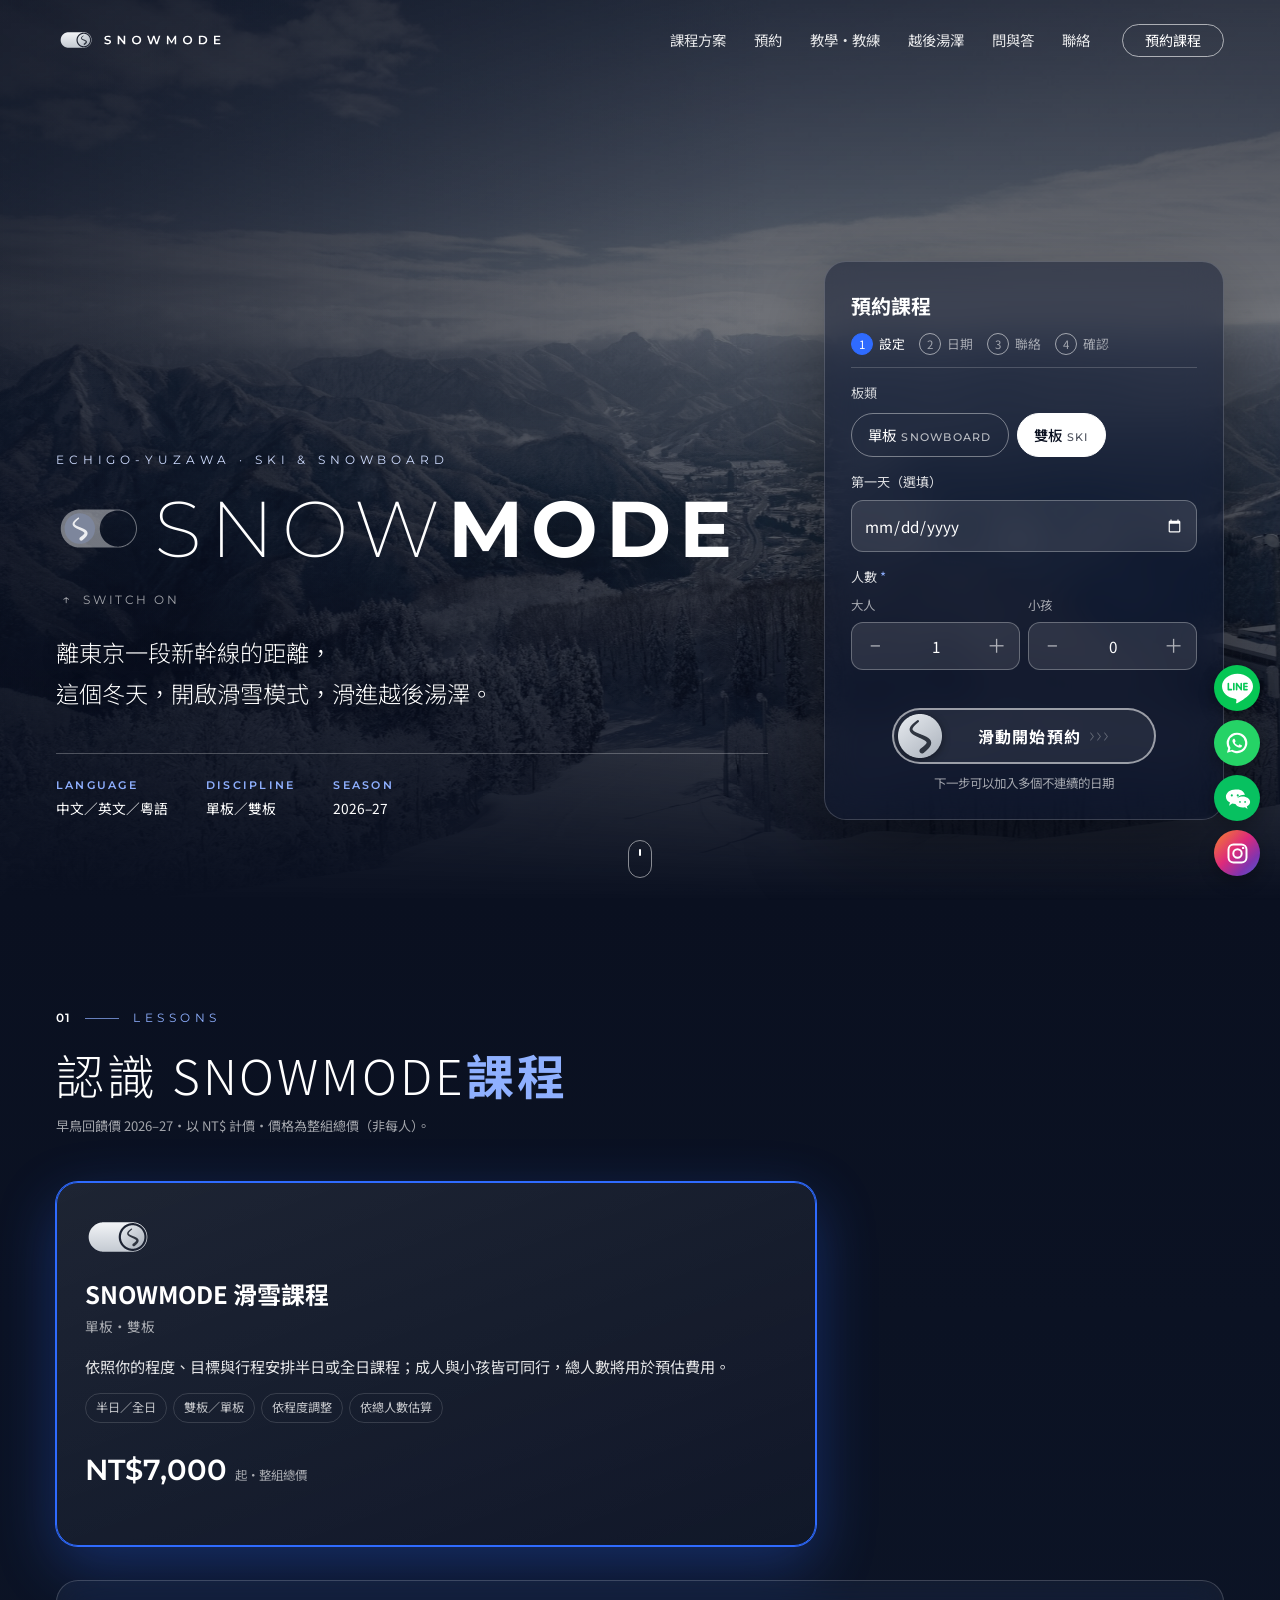
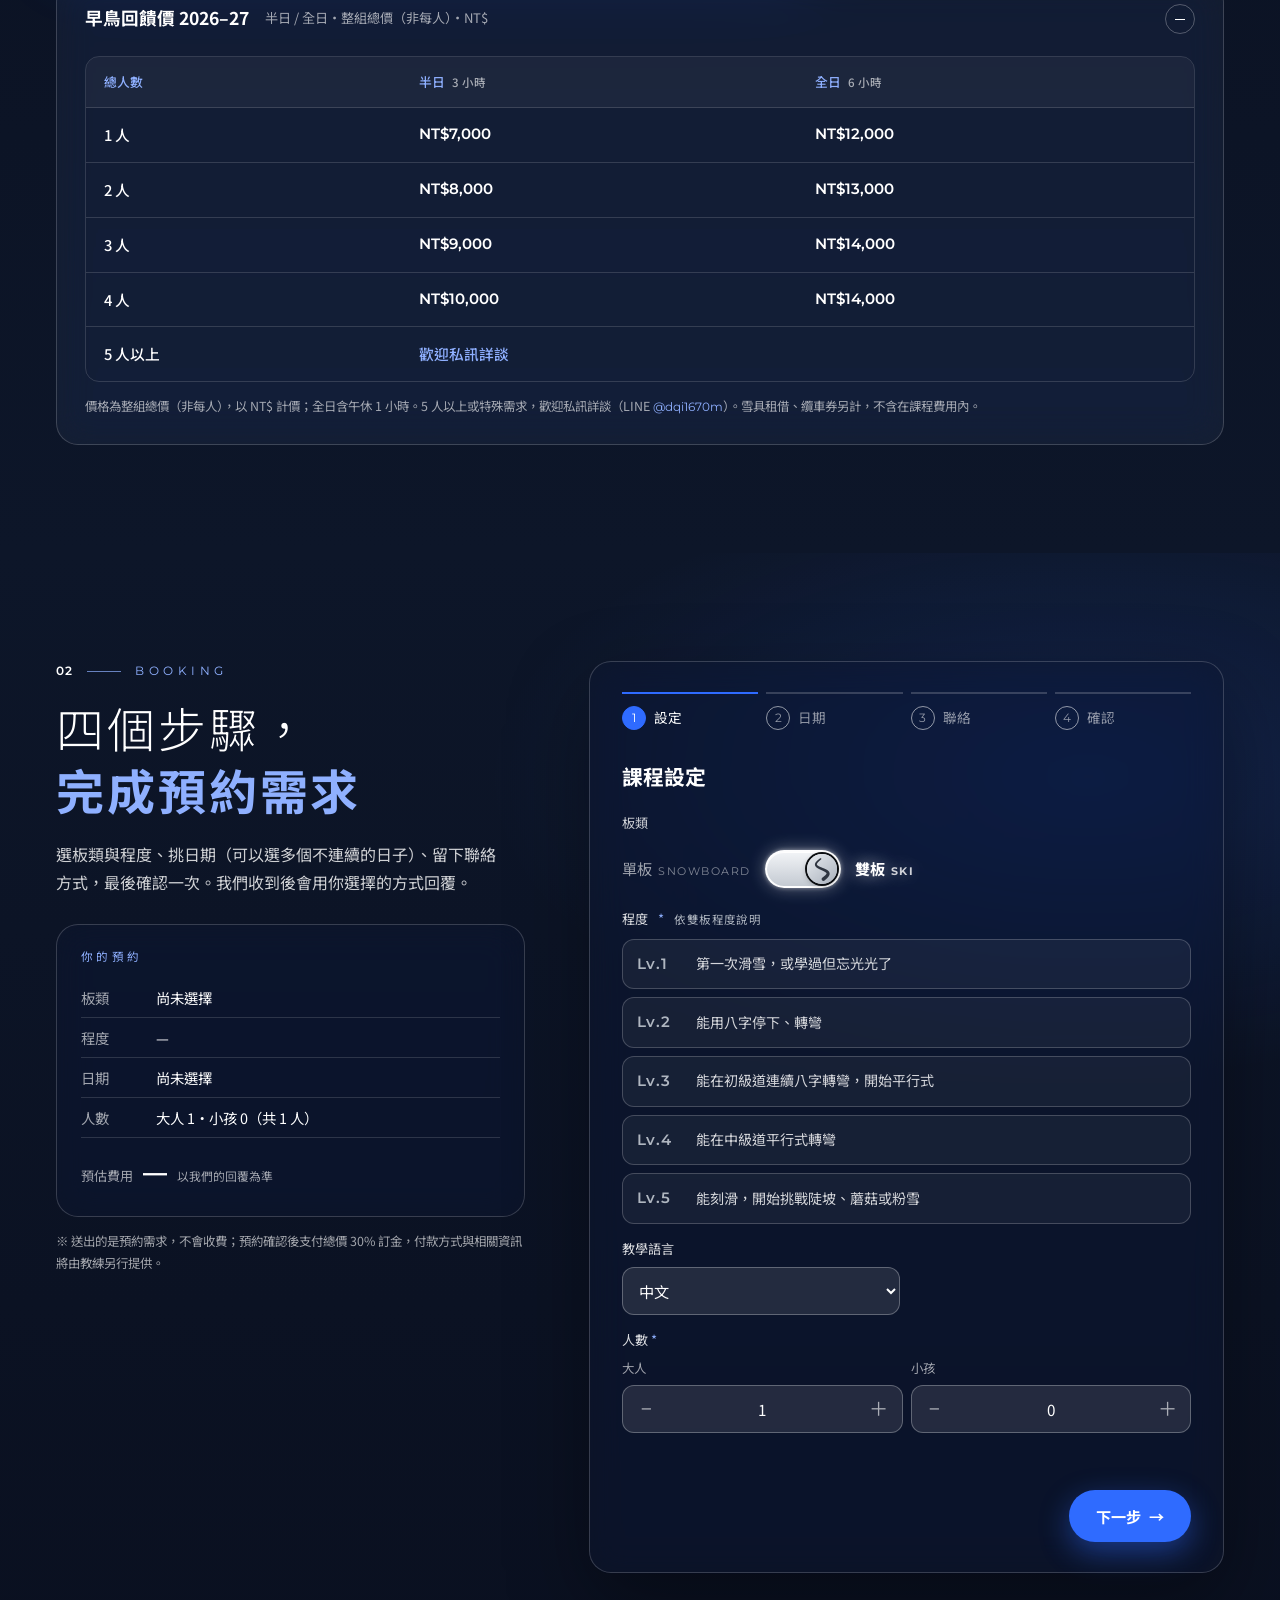
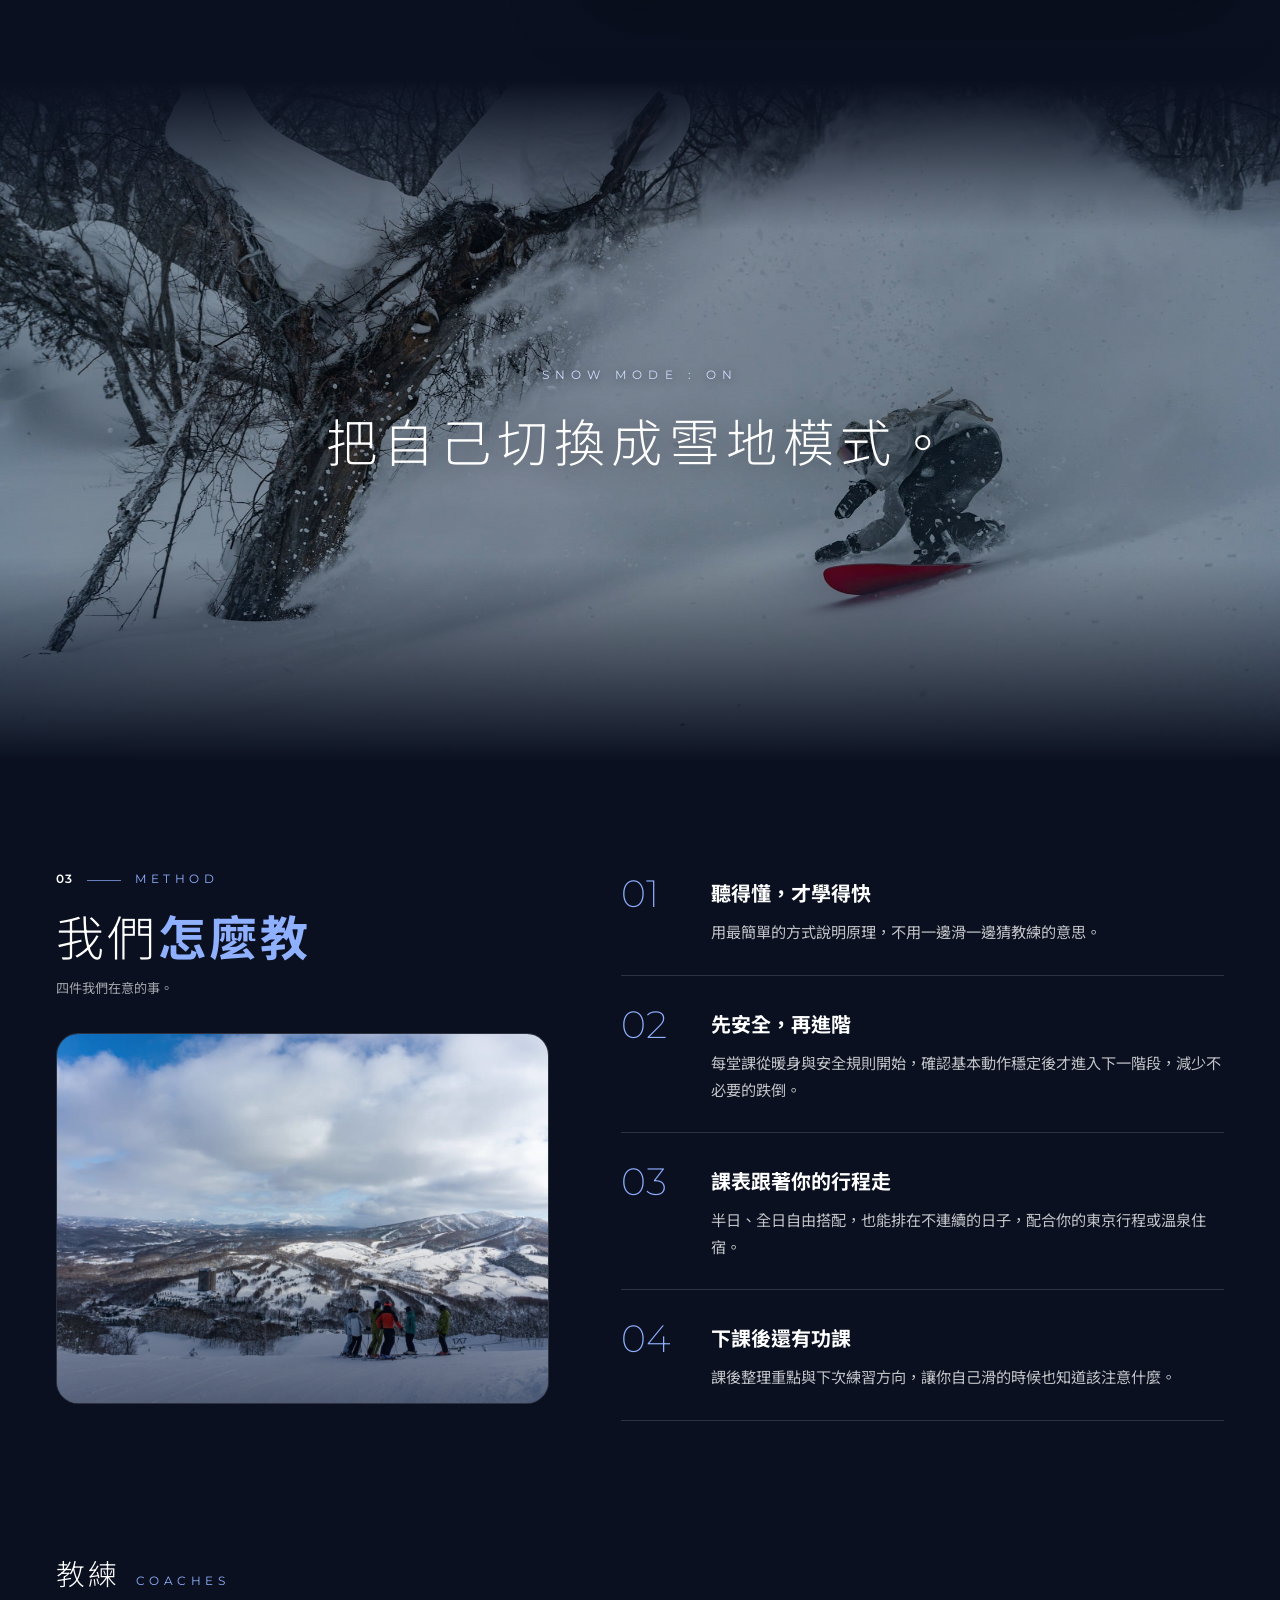
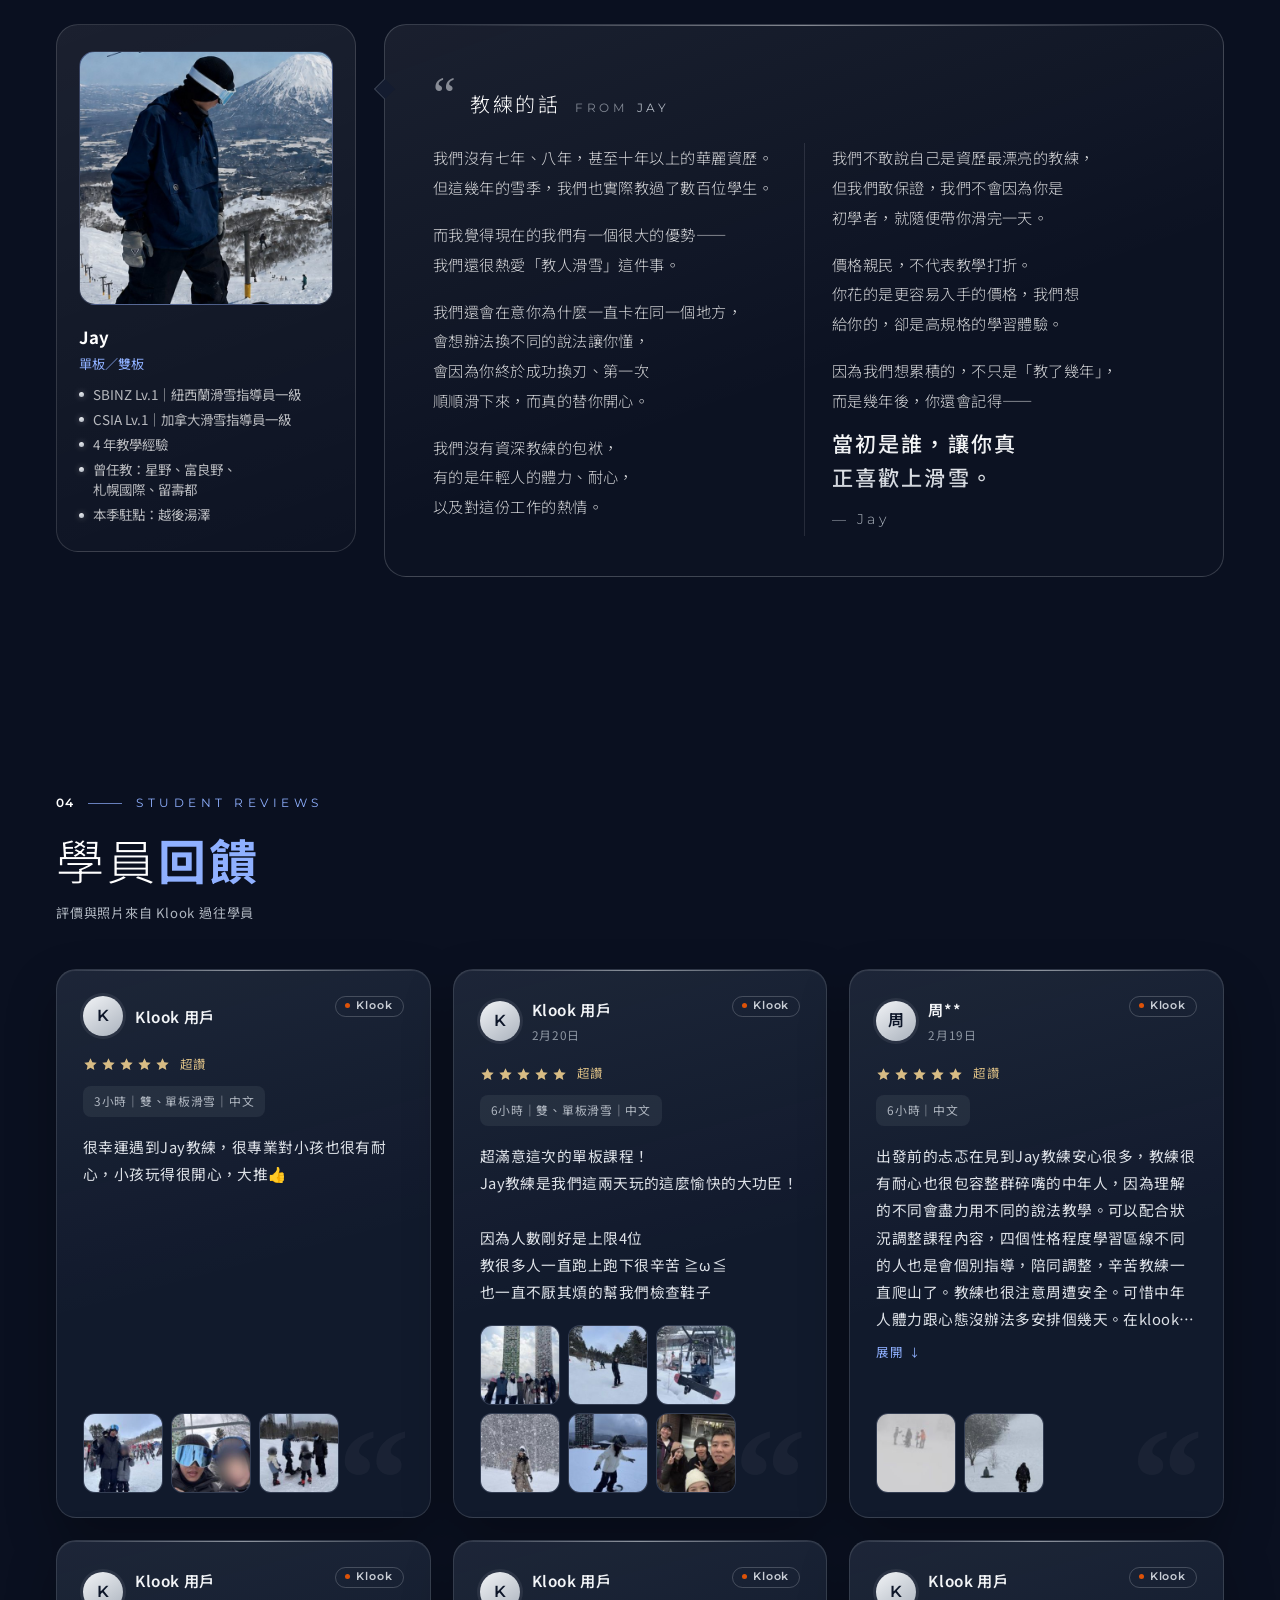
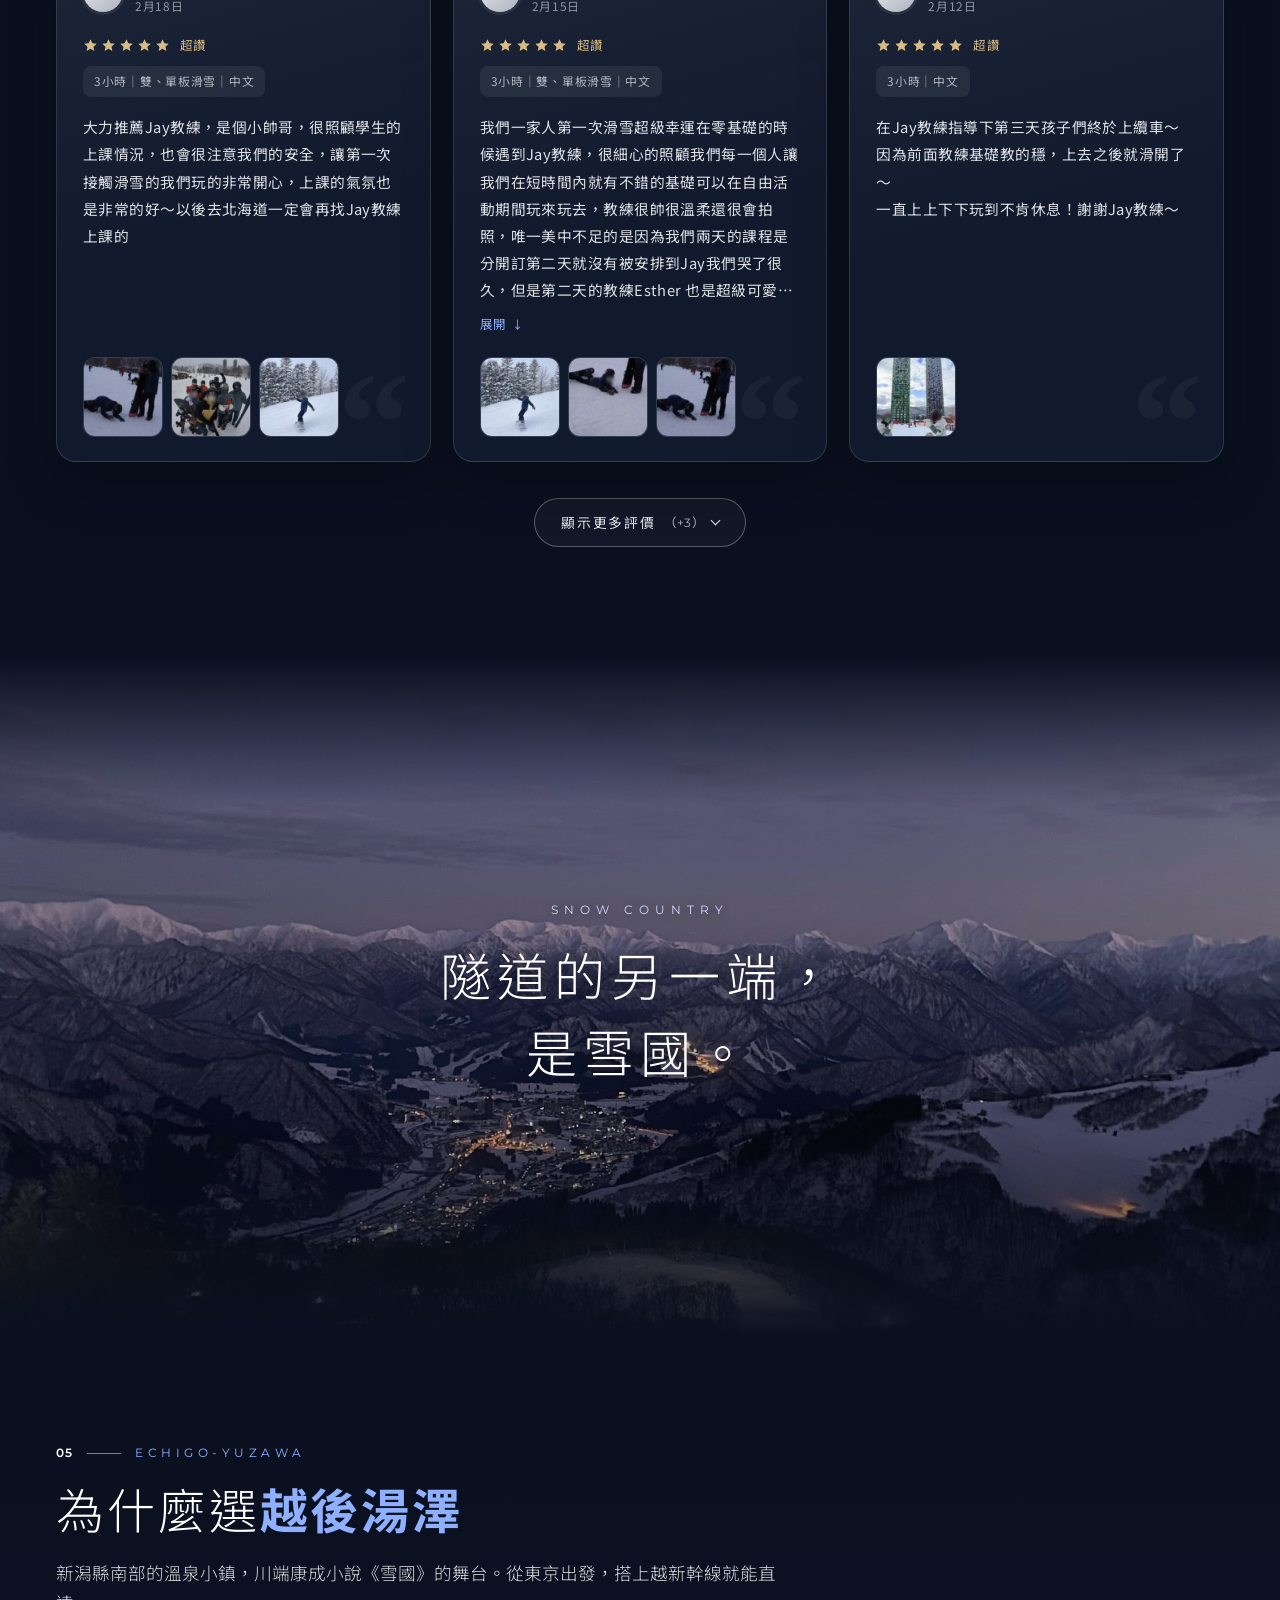
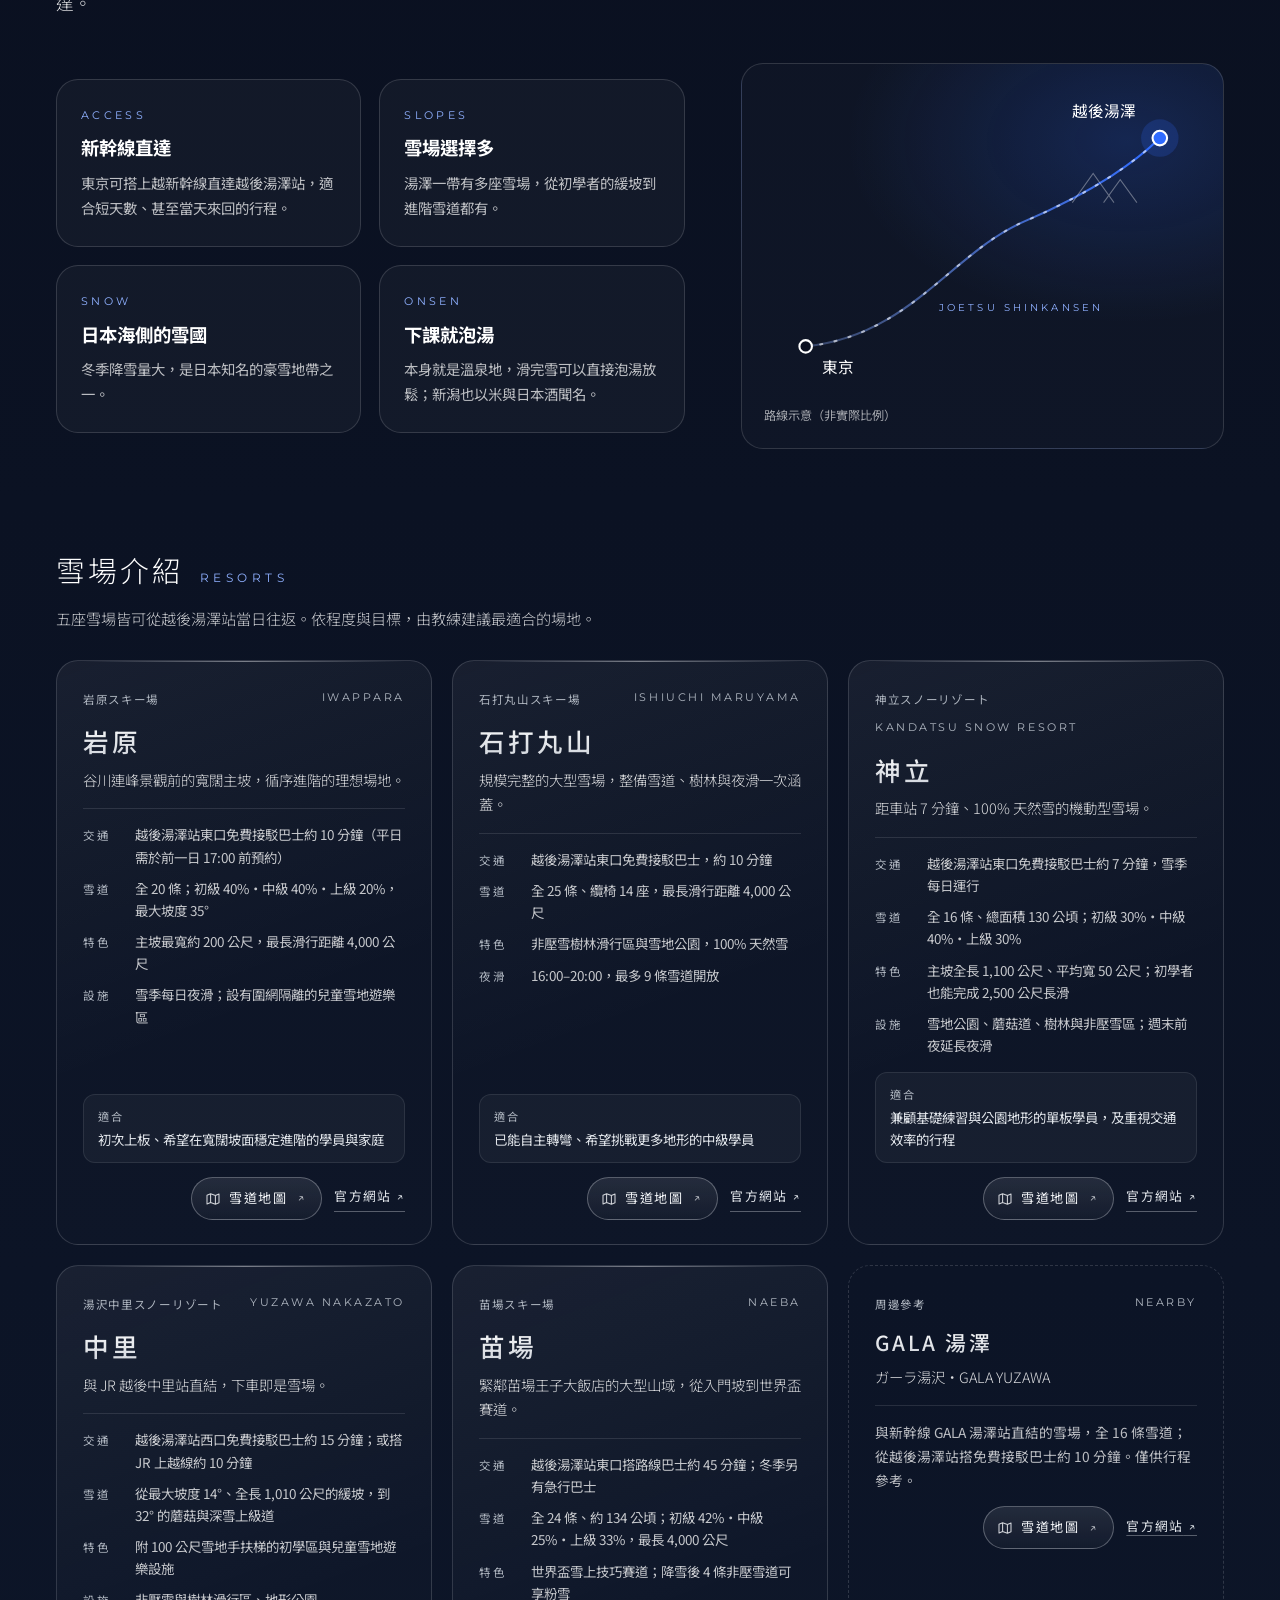
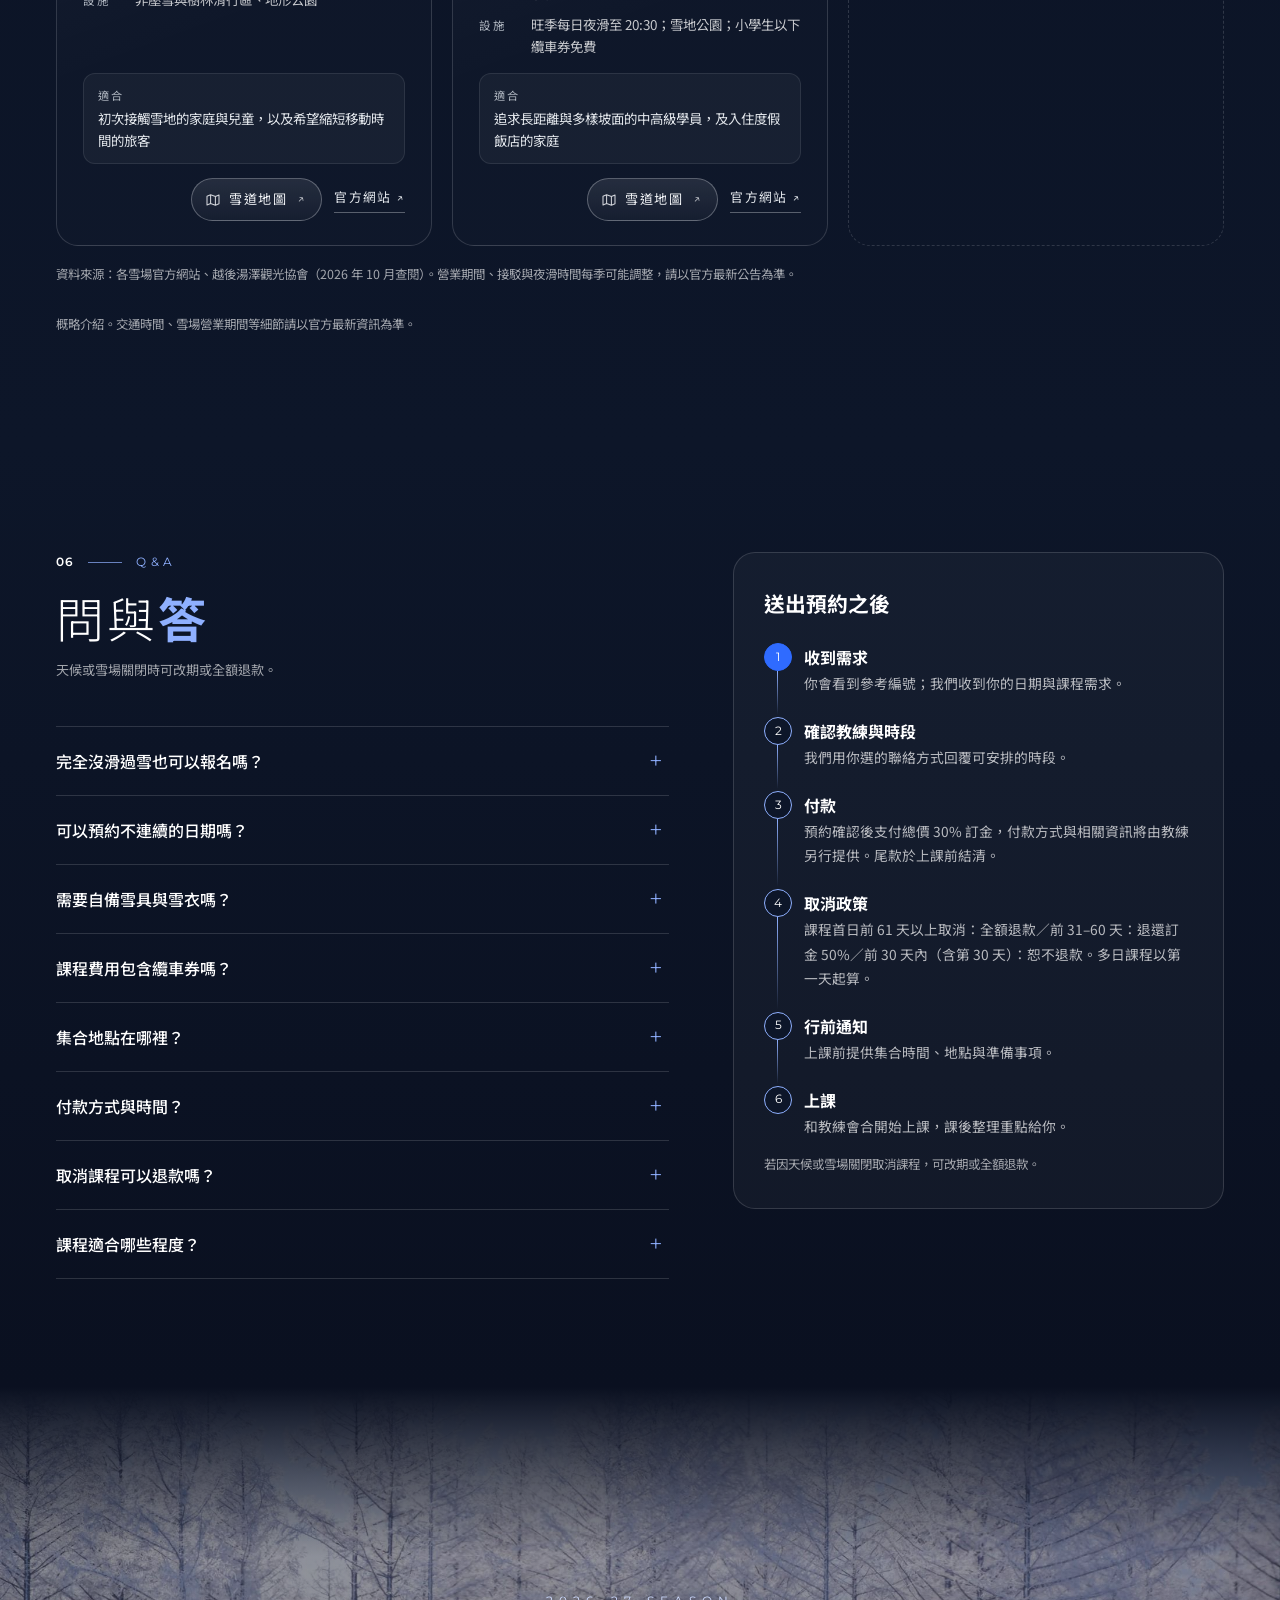
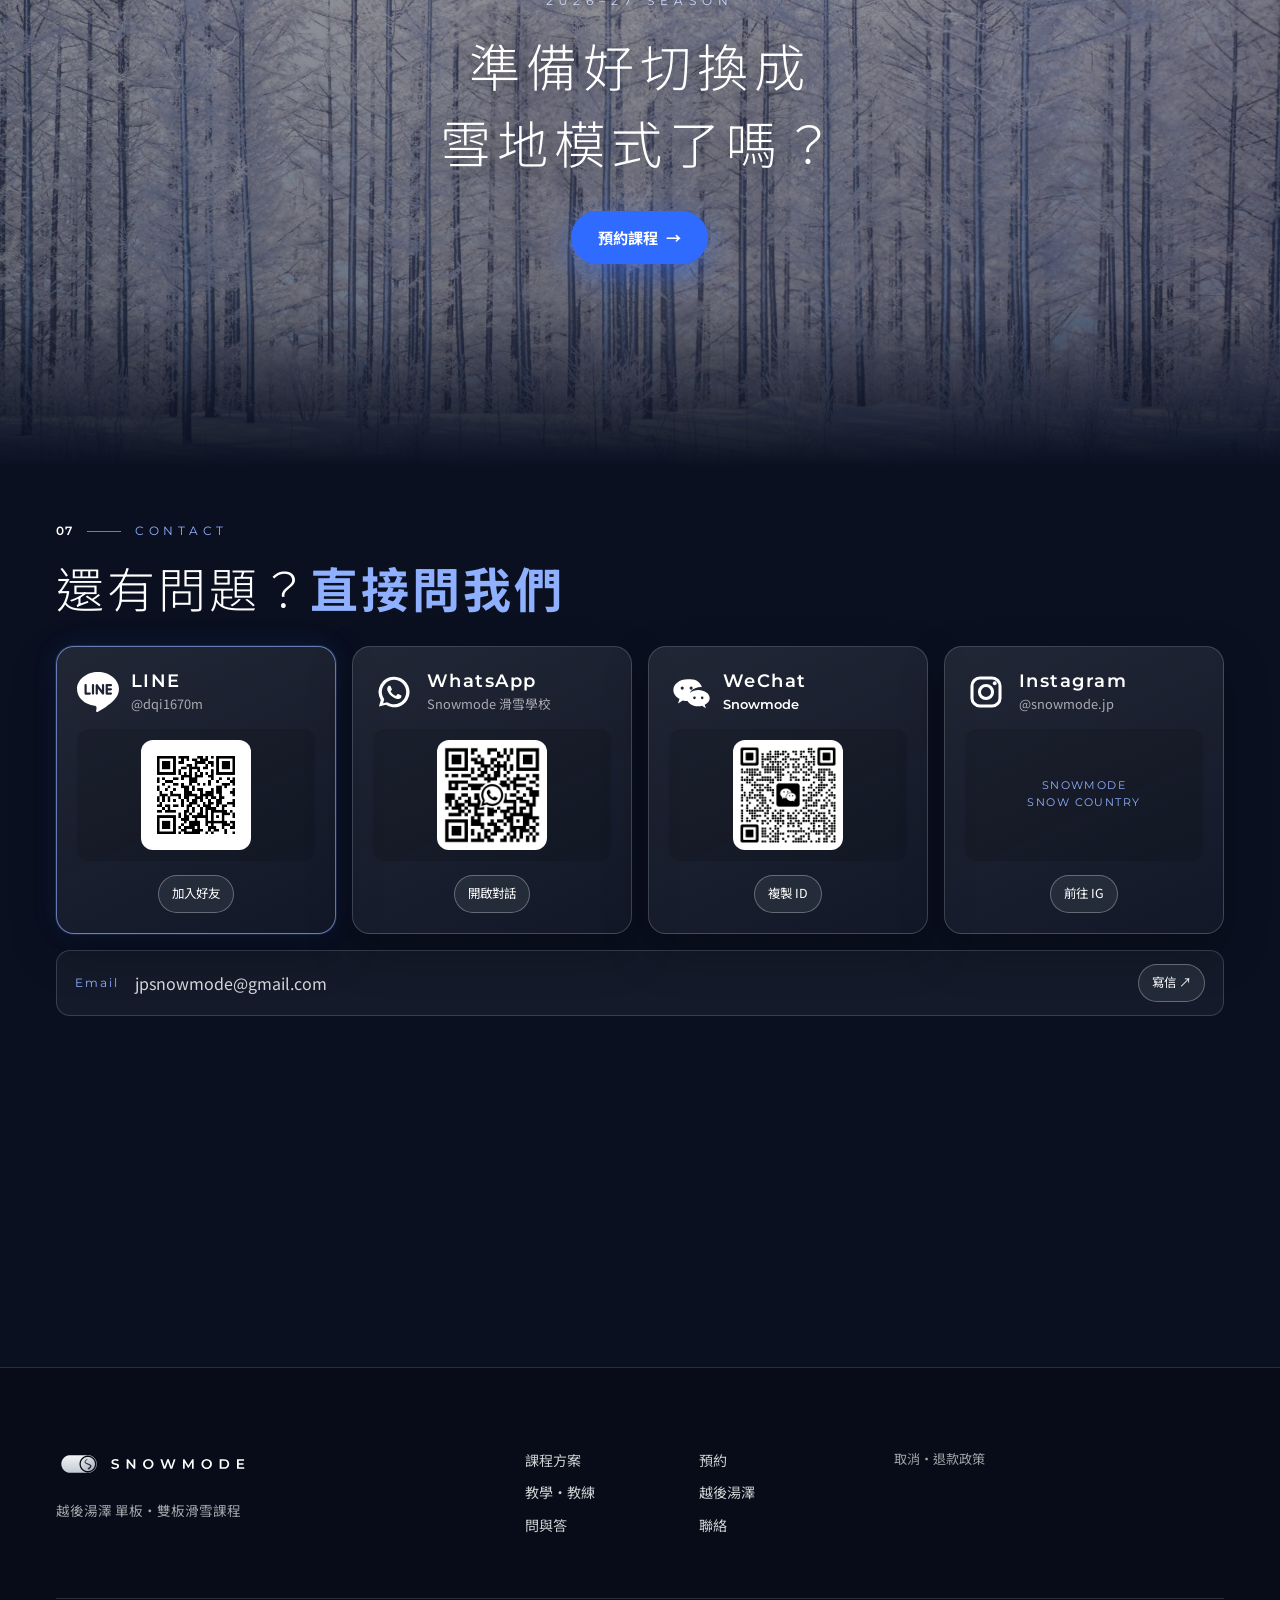
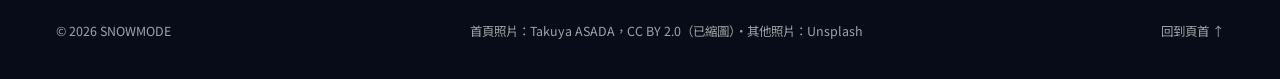
<file: preview-snow.html>
<!DOCTYPE html>
<html lang="zh-Hant-TW">
<head>
<meta charset="UTF-8">
<meta name="viewport" content="width=device-width, initial-scale=1.0">
<meta name="robots" content="noindex, nofollow">
<title>（預覽）SNOWMODE｜越後湯澤滑雪課程</title>
<meta name="description" content="SNOWMODE：越後湯澤的雙板、單板滑雪課程，可選多個不連續日期線上預約。">
<meta property="og:site_name" content="SNOWMODE">
<meta property="og:title" content="SNOWMODE｜越後湯澤滑雪課程">
<meta property="og:description" content="離東京一段新幹線的距離，這個冬天，開啟滑雪模式，滑進越後湯澤。">
<meta property="og:type" content="website">
<meta property="og:locale" content="zh_TW">
<!-- TODO: og:image（上線前換成 SNOWMODE 自己的照片） -->
<meta name="theme-color" content="#0a1020">
<link rel="icon" type="image/svg+xml" href="img/logo/c-carve-favicon.svg?v=full">
<link rel="icon" type="image/png" sizes="32x32" href="img/logo/c-carve-favicon-32.png?v=full">
<link rel="apple-touch-icon" sizes="180x180" href="img/logo/apple-touch-icon.png?v=full">
<link rel="icon" type="image/png" sizes="48x48" href="img/logo/favicon-48.png?v=full">
<link rel="icon" type="image/png" sizes="96x96" href="img/logo/favicon-96.png?v=full">
<link rel="icon" type="image/png" sizes="192x192" href="img/logo/favicon-192.png?v=full">
<link rel="icon" href="/favicon.ico?v=full" sizes="any">
<link rel="preconnect" href="https://fonts.googleapis.com">
<link rel="preconnect" href="https://fonts.gstatic.com" crossorigin>
<link href="https://fonts.googleapis.com/css2?family=Montserrat:wght@200;300;400;600;700&family=Noto+Sans+TC:wght@300;400;500;700&display=swap" rel="stylesheet">
<link rel="stylesheet" href="style.css?v=map1">
<link rel="stylesheet" href="preview/preview-snow.css?v=3">
</head>
<body>
<!--
  ===== 照片來源（全部為 暫用照片，上線前替換 成 SNOWMODE 自己的照片）=====
  img/hero-yuzawa.jpg (used as the hero background): Takuya ASADA, CC BY 2.0 — https://commons.wikimedia.org/wiki/File:Yuzawa_(31203392313).jpg (credited in the footer; resized).
  The photos below: free to use under the Unsplash License — https://unsplash.com/license
  Mood images only. None of them were taken in Echigo-Yuzawa; do not present them as Yuzawa.
  - img/hero.jpg          "A person skiing down a snow covered mountain" — Jeremy Bishop (@jeremybishop)
                          https://unsplash.com/photos/JjT0fv5KlhM  (Hokkaido / Niseko tags on Unsplash)
  - img/band-powder*.jpg  "A man riding a snowboard down a snow covered slope" — Jeremy Bishop (@jeremybishop)
                          https://unsplash.com/photos/Rc8_vVjYjuc  (Hokkaido / Niseko tags on Unsplash)
  - img/method.jpg        "A group of people standing on top of a snow covered slope" — Walter Dziemianczyk (@wdziemia)
                          https://unsplash.com/photos/0NqzMKYKZ2g  (Rusutsu, Hokkaido)
  - img/band-niigata*.jpg "A night view of a snowy mountain with a city in the distance" — Sy (@a____mundane)
                          https://unsplash.com/photos/SJ8ThMm2IrI  (Niigata Prefecture; exact spot not stated)
  - img/band-forest*.jpg  "A snow covered forest filled with lots of trees" — TERRA (@terra_gallery)
                          https://unsplash.com/photos/JToi54yZqRs  (Furano, Hokkaido)
-->
<a class="skip" href="#booking">跳到預約</a>

<!-- ===== Header ===== -->
<header class="nav" id="nav">
  <a class="brand" href="#top" aria-label="SNOWMODE 回到頁首"><img src="img/logo/c-carve-lockup-dark.svg?v=silver" alt="SNOWMODE" width="165" height="28"></a>
  <nav class="links" id="menu" aria-label="主要導覽">
    <a href="#lessons">課程方案</a>
    <a href="#booking">預約</a>
    <a href="#method">教學・教練</a>
    <a href="#yuzawa">越後湯澤</a>
    <a href="#faq">問與答</a>
    <a href="#contact">聯絡</a>
    <a href="#booking" class="menu-cta">預約課程</a>
  </nav>
  <a class="nav-cta" href="#booking">預約課程</a>
  <button class="menu-btn" type="button" aria-expanded="false" aria-controls="menu" aria-label="開啟選單"><span></span><span></span></button>
</header>

<main>
<!-- ===== Hero ===== -->
<section class="hero" id="top" aria-labelledby="hero-title">
  <canvas class="snow-canvas" id="snow-canvas" aria-hidden="true"></canvas>
  <div class="hero-bg" role="img" aria-label="從 GALA 湯澤雪場俯瞰越後湯澤的雪景"></div>
  <div class="hero-copy">
    <p class="eyebrow">ECHIGO-YUZAWA · SKI &amp; SNOWBOARD</p>
    <h1 id="hero-title" aria-label="SNOWMODE"><button type="button" class="hero-switch" id="snow-switch" role="switch" aria-checked="false" aria-label="SNOW MODE 雪景模式" aria-describedby="snow-hint"><svg class="ss-svg" viewBox="0 0 360 240" aria-hidden="true" focusable="false"><defs><linearGradient id="ssTc" x1="0" y1="0" x2="0" y2="1"><stop offset="0" stop-color="#F2F4F7"/><stop offset="1" stop-color="#C4CAD2"/></linearGradient><linearGradient id="ssKc" x1="0.15" y1="0.05" x2="0.85" y2="0.95"><stop offset="0" stop-color="#E2E6EB"/><stop offset="1" stop-color="#AFB6C0"/></linearGradient></defs><rect class="ss-fill" x="30" y="50" width="300" height="140" rx="70"/><path class="ss-track" fill-rule="evenodd" d="M98.04 40.02 L96.07 40.10 L94.11 40.22 L92.16 40.39 L90.21 40.60 L88.26 40.87 L86.32 41.18 L84.39 41.54 L82.47 41.94 L80.56 42.40 L78.66 42.90 L76.78 43.44 L74.91 44.04 L73.05 44.68 L71.21 45.36 L69.39 46.09 L67.58 46.86 L65.80 47.68 L64.03 48.54 L62.29 49.45 L60.57 50.39 L58.87 51.38 L57.20 52.41 L55.55 53.48 L53.94 54.59 L52.34 55.74 L50.78 56.93 L49.25 58.16 L47.75 59.42 L46.28 60.72 L44.84 62.06 L43.43 63.43 L42.06 64.84 L40.72 66.28 L39.42 67.75 L38.16 69.25 L36.93 70.78 L35.74 72.34 L34.59 73.94 L33.48 75.55 L32.41 77.20 L31.38 78.87 L30.39 80.57 L29.45 82.29 L28.54 84.03 L27.68 85.80 L26.86 87.58 L26.09 89.39 L25.36 91.21 L24.68 93.05 L24.04 94.91 L23.44 96.78 L22.90 98.66 L22.40 100.56 L21.94 102.47 L21.54 104.39 L21.18 106.32 L20.87 108.26 L20.60 110.21 L20.39 112.16 L20.22 114.11 L20.10 116.07 L20.02 118.04 L20.00 120.00 L20.02 121.96 L20.10 123.93 L20.22 125.89 L20.39 127.84 L20.60 129.79 L20.87 131.74 L21.18 133.68 L21.54 135.61 L21.94 137.53 L22.40 139.44 L22.90 141.34 L23.44 143.22 L24.04 145.09 L24.68 146.95 L25.36 148.79 L26.09 150.61 L26.86 152.42 L27.68 154.20 L28.54 155.97 L29.45 157.71 L30.39 159.43 L31.38 161.13 L32.41 162.80 L33.48 164.45 L34.59 166.06 L35.74 167.66 L36.93 169.22 L38.16 170.75 L39.42 172.25 L40.72 173.72 L42.06 175.16 L43.43 176.57 L44.84 177.94 L46.28 179.28 L47.75 180.58 L49.25 181.84 L50.78 183.07 L52.34 184.26 L53.94 185.41 L55.55 186.52 L57.20 187.59 L58.87 188.62 L60.57 189.61 L62.29 190.55 L64.03 191.46 L65.80 192.32 L67.58 193.14 L69.39 193.91 L71.21 194.64 L73.05 195.32 L74.91 195.96 L76.78 196.56 L78.66 197.10 L80.56 197.60 L82.47 198.06 L84.39 198.46 L86.32 198.82 L88.26 199.13 L90.21 199.40 L92.16 199.61 L94.11 199.78 L96.07 199.90 L98.04 199.98 L100.00 200.00 L260.00 200.00 L261.96 199.98 L263.93 199.90 L265.89 199.78 L267.84 199.61 L269.79 199.40 L271.74 199.13 L273.68 198.82 L275.61 198.46 L277.53 198.06 L279.44 197.60 L281.34 197.10 L283.22 196.56 L285.09 195.96 L286.95 195.32 L288.79 194.64 L290.61 193.91 L292.42 193.14 L294.20 192.32 L295.97 191.46 L297.71 190.55 L299.43 189.61 L301.13 188.62 L302.80 187.59 L304.45 186.52 L306.06 185.41 L307.66 184.26 L309.22 183.07 L310.75 181.84 L312.25 180.58 L313.72 179.28 L315.16 177.94 L316.57 176.57 L317.94 175.16 L319.28 173.72 L320.58 172.25 L321.84 170.75 L323.07 169.22 L324.26 167.66 L325.41 166.06 L326.52 164.45 L327.59 162.80 L328.62 161.13 L329.61 159.43 L330.55 157.71 L331.46 155.97 L332.32 154.20 L333.14 152.42 L333.91 150.61 L334.64 148.79 L335.32 146.95 L335.96 145.09 L336.56 143.22 L337.10 141.34 L337.60 139.44 L338.06 137.53 L338.46 135.61 L338.82 133.68 L339.13 131.74 L339.40 129.79 L339.61 127.84 L339.78 125.89 L339.90 123.93 L339.98 121.96 L340.00 120.00 L339.98 118.04 L339.90 116.07 L339.78 114.11 L339.61 112.16 L339.40 110.21 L339.13 108.26 L338.82 106.32 L338.46 104.39 L338.06 102.47 L337.60 100.56 L337.10 98.66 L336.56 96.78 L335.96 94.91 L335.32 93.05 L334.64 91.21 L333.91 89.39 L333.14 87.58 L332.32 85.80 L331.46 84.03 L330.55 82.29 L329.61 80.57 L328.62 78.87 L327.59 77.20 L326.52 75.55 L325.41 73.94 L324.26 72.34 L323.07 70.78 L321.84 69.25 L320.58 67.75 L319.28 66.28 L317.94 64.84 L316.57 63.43 L315.16 62.06 L313.72 60.72 L312.25 59.42 L310.75 58.16 L309.22 56.93 L307.66 55.74 L306.06 54.59 L304.45 53.48 L302.80 52.41 L301.13 51.38 L299.43 50.39 L297.71 49.45 L295.97 48.54 L294.20 47.68 L292.42 46.86 L290.61 46.09 L288.79 45.36 L286.95 44.68 L285.09 44.04 L283.22 43.44 L281.34 42.90 L279.44 42.40 L277.53 41.94 L275.61 41.54 L273.68 41.18 L271.74 40.87 L269.79 40.60 L267.84 40.39 L265.89 40.22 L263.93 40.10 L261.96 40.02 L260.00 40.00 L100.00 40.00Z M335.98 121.87 L335.91 123.73 L335.79 125.59 L335.63 127.45 L335.43 129.30 L335.18 131.15 L334.88 132.99 L334.54 134.83 L334.15 136.65 L333.72 138.47 L333.25 140.27 L332.73 142.06 L332.16 143.84 L331.56 145.60 L330.91 147.35 L330.21 149.08 L329.48 150.80 L328.70 152.49 L327.89 154.17 L327.03 155.83 L326.13 157.46 L325.19 159.07 L324.21 160.66 L323.19 162.22 L322.14 163.76 L321.04 165.27 L319.91 166.76 L318.75 168.21 L317.55 169.64 L316.31 171.04 L315.04 172.41 L313.74 173.74 L312.41 175.04 L311.04 176.31 L309.64 177.55 L308.21 178.75 L306.76 179.91 L305.27 181.04 L303.76 182.14 L302.22 183.19 L300.66 184.21 L299.07 185.19 L297.46 186.13 L295.83 187.03 L294.17 187.89 L292.49 188.70 L290.80 189.48 L289.08 190.21 L287.35 190.91 L285.60 191.56 L283.84 192.16 L282.06 192.73 L280.27 193.25 L278.47 193.72 L276.65 194.15 L274.83 194.54 L272.99 194.88 L271.15 195.18 L269.30 195.43 L267.45 195.63 L265.59 195.79 L263.73 195.91 L261.87 195.98 L260.00 196.00 L258.13 195.98 L256.27 195.91 L254.41 195.79 L252.55 195.63 L250.70 195.43 L248.85 195.18 L247.01 194.88 L245.17 194.54 L243.35 194.15 L241.53 193.72 L239.73 193.25 L237.94 192.73 L236.16 192.16 L234.40 191.56 L232.65 190.91 L230.92 190.21 L229.20 189.48 L227.51 188.70 L225.83 187.89 L224.17 187.03 L222.54 186.13 L220.93 185.19 L219.34 184.21 L217.78 183.19 L216.24 182.14 L214.73 181.04 L213.24 179.91 L211.79 178.75 L210.36 177.55 L208.96 176.31 L207.59 175.04 L206.26 173.74 L204.96 172.41 L203.69 171.04 L202.45 169.64 L201.25 168.21 L200.09 166.76 L198.96 165.27 L197.86 163.76 L196.81 162.22 L195.79 160.66 L194.81 159.07 L193.87 157.46 L192.97 155.83 L192.11 154.17 L191.30 152.49 L190.52 150.80 L189.79 149.08 L189.09 147.35 L188.44 145.60 L187.84 143.84 L187.27 142.06 L186.75 140.27 L186.28 138.47 L185.85 136.65 L185.46 134.83 L185.12 132.99 L184.82 131.15 L184.57 129.30 L184.37 127.45 L184.21 125.59 L184.09 123.73 L184.02 121.87 L184.00 120.00 L184.02 118.13 L184.09 116.27 L184.21 114.41 L184.37 112.55 L184.57 110.70 L184.82 108.85 L185.12 107.01 L185.46 105.17 L185.85 103.35 L186.28 101.53 L186.75 99.73 L187.27 97.94 L187.84 96.16 L188.44 94.40 L189.09 92.65 L189.79 90.92 L190.52 89.20 L191.30 87.51 L192.11 85.83 L192.97 84.17 L193.87 82.54 L194.81 80.93 L195.79 79.34 L196.81 77.78 L197.86 76.24 L198.96 74.73 L200.09 73.24 L201.25 71.79 L202.45 70.36 L203.69 68.96 L204.96 67.59 L206.26 66.26 L207.59 64.96 L208.96 63.69 L210.36 62.45 L211.79 61.25 L213.24 60.09 L214.73 58.96 L216.24 57.86 L217.78 56.81 L219.34 55.79 L220.93 54.81 L222.54 53.87 L224.17 52.97 L225.83 52.11 L227.51 51.30 L229.20 50.52 L230.92 49.79 L232.65 49.09 L234.40 48.44 L236.16 47.84 L237.94 47.27 L239.73 46.75 L241.53 46.28 L243.35 45.85 L245.17 45.46 L247.01 45.12 L248.85 44.82 L250.70 44.57 L252.55 44.37 L254.41 44.21 L256.27 44.09 L258.13 44.02 L260.00 44.00 L261.87 44.02 L263.73 44.09 L265.59 44.21 L267.45 44.37 L269.30 44.57 L271.15 44.82 L272.99 45.12 L274.83 45.46 L276.65 45.85 L278.47 46.28 L280.27 46.75 L282.06 47.27 L283.84 47.84 L285.60 48.44 L287.35 49.09 L289.08 49.79 L290.80 50.52 L292.49 51.30 L294.17 52.11 L295.83 52.97 L297.46 53.87 L299.07 54.81 L300.66 55.79 L302.22 56.81 L303.76 57.86 L305.27 58.96 L306.76 60.09 L308.21 61.25 L309.64 62.45 L311.04 63.69 L312.41 64.96 L313.74 66.26 L315.04 67.59 L316.31 68.96 L317.55 70.36 L318.75 71.79 L319.91 73.24 L321.04 74.73 L322.14 76.24 L323.19 77.78 L324.21 79.34 L325.19 80.93 L326.13 82.54 L327.03 84.17 L327.89 85.83 L328.70 87.51 L329.48 89.20 L330.21 90.92 L330.91 92.65 L331.56 94.40 L332.16 96.16 L332.73 97.94 L333.25 99.73 L333.72 101.53 L334.15 103.35 L334.54 105.17 L334.88 107.01 L335.18 108.85 L335.43 110.70 L335.63 112.55 L335.79 114.41 L335.91 116.27 L335.98 118.13 L336.00 120.00Z"/><g class="ss-knob"><g class="ss-knob-in"><path class="ss-knob-bg" fill-rule="evenodd" d="M324.00 120.00 L323.98 118.43 L323.92 116.86 L323.83 115.29 L323.69 113.73 L323.52 112.17 L323.31 110.61 L323.06 109.06 L322.77 107.51 L322.44 105.98 L322.08 104.45 L321.68 102.93 L321.24 101.42 L320.77 99.92 L320.26 98.44 L319.71 96.97 L319.13 95.51 L318.51 94.06 L317.86 92.64 L317.17 91.22 L316.44 89.83 L315.69 88.45 L314.89 87.10 L314.07 85.76 L313.21 84.44 L312.33 83.15 L311.41 81.88 L310.45 80.63 L309.47 79.40 L308.46 78.20 L307.42 77.02 L306.35 75.87 L305.25 74.75 L304.13 73.65 L302.98 72.58 L301.80 71.54 L300.60 70.53 L299.37 69.55 L298.12 68.59 L296.85 67.67 L295.56 66.79 L294.24 65.93 L292.90 65.11 L291.55 64.31 L290.17 63.56 L288.78 62.83 L287.36 62.14 L285.94 61.49 L284.49 60.87 L283.03 60.29 L281.56 59.74 L280.08 59.23 L278.58 58.76 L277.07 58.32 L275.55 57.92 L274.02 57.56 L272.49 57.23 L270.94 56.94 L269.39 56.69 L267.83 56.48 L266.27 56.31 L264.71 56.17 L263.14 56.08 L261.57 56.02 L260.00 56.00 L258.43 56.02 L256.86 56.08 L255.29 56.17 L253.73 56.31 L252.17 56.48 L250.61 56.69 L249.06 56.94 L247.51 57.23 L245.98 57.56 L244.45 57.92 L242.93 58.32 L241.42 58.76 L239.92 59.23 L238.44 59.74 L236.97 60.29 L235.51 60.87 L234.06 61.49 L232.64 62.14 L231.22 62.83 L229.83 63.56 L228.45 64.31 L227.10 65.11 L225.76 65.93 L224.44 66.79 L223.15 67.67 L221.88 68.59 L220.63 69.55 L219.40 70.53 L218.20 71.54 L217.02 72.58 L215.87 73.65 L214.75 74.75 L213.65 75.87 L212.58 77.02 L211.54 78.20 L210.53 79.40 L209.55 80.63 L208.59 81.88 L207.67 83.15 L206.79 84.44 L205.93 85.76 L205.11 87.10 L204.31 88.45 L203.56 89.83 L202.83 91.22 L202.14 92.64 L201.49 94.06 L200.87 95.51 L200.29 96.97 L199.74 98.44 L199.23 99.92 L198.76 101.42 L198.32 102.93 L197.92 104.45 L197.56 105.98 L197.23 107.51 L196.94 109.06 L196.69 110.61 L196.48 112.17 L196.31 113.73 L196.17 115.29 L196.08 116.86 L196.02 118.43 L196.00 120.00 L196.02 121.57 L196.08 123.14 L196.17 124.71 L196.31 126.27 L196.48 127.83 L196.69 129.39 L196.94 130.94 L197.23 132.49 L197.56 134.02 L197.92 135.55 L198.32 137.07 L198.76 138.58 L199.23 140.08 L199.74 141.56 L200.29 143.03 L200.87 144.49 L201.49 145.94 L202.14 147.36 L202.83 148.78 L203.56 150.17 L204.31 151.55 L205.11 152.90 L205.93 154.24 L206.79 155.56 L207.67 156.85 L208.59 158.12 L209.55 159.37 L210.53 160.60 L211.54 161.80 L212.58 162.98 L213.65 164.13 L214.75 165.25 L215.87 166.35 L217.02 167.42 L218.20 168.46 L219.40 169.47 L220.63 170.45 L221.88 171.41 L223.15 172.33 L224.44 173.21 L225.76 174.07 L227.10 174.89 L228.45 175.69 L229.83 176.44 L231.22 177.17 L232.64 177.86 L234.06 178.51 L235.51 179.13 L236.97 179.71 L238.44 180.26 L239.92 180.77 L241.42 181.24 L242.93 181.68 L244.45 182.08 L245.98 182.44 L247.51 182.77 L249.06 183.06 L250.61 183.31 L252.17 183.52 L253.73 183.69 L255.29 183.83 L256.86 183.92 L258.43 183.98 L260.00 184.00 L261.57 183.98 L263.14 183.92 L264.71 183.83 L266.27 183.69 L267.83 183.52 L269.39 183.31 L270.94 183.06 L272.49 182.77 L274.02 182.44 L275.55 182.08 L277.07 181.68 L278.58 181.24 L280.08 180.77 L281.56 180.26 L283.03 179.71 L284.49 179.13 L285.94 178.51 L287.36 177.86 L288.78 177.17 L290.17 176.44 L291.55 175.69 L292.90 174.89 L294.24 174.07 L295.56 173.21 L296.85 172.33 L298.12 171.41 L299.37 170.45 L300.60 169.47 L301.80 168.46 L302.98 167.42 L304.13 166.35 L305.25 165.25 L306.35 164.13 L307.42 162.98 L308.46 161.80 L309.47 160.60 L310.45 159.37 L311.41 158.12 L312.33 156.85 L313.21 155.56 L314.07 154.24 L314.89 152.90 L315.69 151.55 L316.44 150.17 L317.17 148.78 L317.86 147.36 L318.51 145.94 L319.13 144.49 L319.71 143.03 L320.26 141.56 L320.77 140.08 L321.24 138.58 L321.68 137.07 L322.08 135.55 L322.44 134.02 L322.77 132.49 L323.06 130.94 L323.31 129.39 L323.52 127.83 L323.69 126.27 L323.83 124.71 L323.92 123.14 L323.98 121.57Z"/><path class="ss-knob-s" fill-rule="evenodd" d="M234.21 90.10 L234.09 90.27 L234.08 90.28 L233.84 90.57 L233.65 90.85 L233.49 91.04 L233.27 91.36 L233.25 91.40 L233.16 91.51 L232.94 91.83 L232.89 91.93 L232.85 91.98 L232.63 92.30 L232.53 92.47 L232.33 92.77 L232.17 93.07 L232.06 93.23 L231.87 93.58 L231.85 93.63 L231.81 93.69 L231.62 94.04 L231.56 94.18 L231.38 94.50 L231.26 94.80 L231.17 94.96 L231.01 95.33 L231.00 95.37 L230.98 95.41 L230.82 95.78 L230.76 95.97 L230.65 96.24 L230.54 96.60 L230.50 96.69 L230.38 97.07 L230.36 97.18 L230.25 97.52 L230.19 97.83 L230.14 97.97 L230.06 98.37 L230.05 98.44 L229.98 98.81 L229.95 99.10 L229.91 99.26 L229.87 99.67 L229.87 99.73 L229.83 100.11 L229.83 100.40 L229.81 100.55 L229.81 100.97 L229.82 101.05 L229.81 101.40 L229.84 101.71 L229.84 101.84 L229.88 102.26 L229.90 102.36 L229.93 102.69 L229.99 103.02 L230.00 103.12 L230.08 103.54 L230.12 103.67 L230.18 103.97 L230.28 104.32 L230.29 104.40 L230.41 104.81 L230.47 104.95 L230.56 105.23 L230.70 105.58 L230.72 105.66 L230.88 106.06 L230.95 106.19 L231.07 106.48 L231.24 106.80 L231.28 106.90 L231.48 107.29 L231.54 107.38 L231.71 107.70 L231.89 107.97 L231.96 108.12 L232.21 108.49 L232.23 108.52 L232.24 108.53 L232.48 108.90 L232.63 109.08 L232.78 109.31 L233.05 109.64 L233.10 109.72 L233.38 110.07 L233.45 110.14 L233.72 110.47 L233.91 110.67 L234.08 110.87 L234.40 111.20 L234.46 111.27 L234.78 111.60 L234.84 111.65 L234.86 111.67 L235.18 112.00 L235.35 112.14 L235.60 112.39 L235.89 112.64 L236.04 112.78 L236.40 113.08 L236.43 113.10 L236.50 113.17 L236.86 113.47 L236.95 113.54 L236.97 113.56 L237.33 113.86 L237.51 113.98 L237.83 114.25 L238.11 114.44 L238.34 114.63 L238.73 114.90 L238.87 115.01 L239.26 115.28 L239.32 115.31 L239.42 115.39 L239.81 115.66 L239.92 115.72 L239.98 115.77 L240.38 116.04 L240.53 116.12 L240.55 116.14 L240.95 116.41 L241.18 116.53 L241.55 116.79 L241.86 116.95 L242.16 117.16 L242.55 117.37 L242.78 117.53 L243.21 117.76 L243.23 117.77 L243.41 117.90 L243.85 118.13 L243.91 118.16 L244.06 118.26 L244.50 118.50 L244.60 118.54 L244.72 118.63 L245.16 118.86 L245.29 118.92 L245.39 118.99 L245.83 119.23 L246.00 119.30 L246.08 119.35 L246.52 119.59 L246.72 119.67 L246.77 119.71 L247.21 119.95 L247.44 120.05 L247.47 120.07 L247.91 120.31 L248.17 120.42 L248.18 120.42 L248.63 120.67 L248.92 120.79 L249.35 121.02 L249.69 121.17 L250.08 121.38 L250.46 121.54 L250.81 121.73 L251.23 121.91 L251.56 122.09 L252.00 122.28 L252.30 122.44 L252.78 122.64 L253.06 122.79 L253.54 123.00 L253.54 123.00 L253.81 123.15 L254.29 123.35 L254.31 123.36 L254.57 123.50 L255.06 123.70 L255.08 123.71 L255.34 123.85 L255.82 124.05 L255.85 124.06 L256.10 124.20 L256.59 124.41 L256.62 124.42 L256.87 124.55 L257.36 124.76 L257.39 124.77 L257.64 124.90 L258.13 125.11 L258.16 125.12 L258.40 125.25 L258.90 125.46 L258.93 125.47 L259.17 125.60 L259.67 125.81 L259.69 125.82 L259.94 125.95 L260.43 126.16 L260.45 126.17 L260.70 126.30 L261.20 126.51 L261.21 126.52 L261.46 126.65 L261.96 126.86 L262.22 127.01 L262.69 127.21 L262.97 127.36 L263.41 127.55 L263.72 127.71 L264.13 127.89 L264.46 128.07 L264.84 128.23 L265.20 128.42 L265.53 128.56 L265.92 128.78 L266.22 128.90 L266.65 129.13 L266.89 129.24 L267.36 129.49 L267.56 129.58 L267.57 129.58 L268.06 129.85 L268.23 129.92 L268.26 129.94 L268.76 130.21 L268.90 130.27 L268.94 130.30 L269.44 130.57 L269.54 130.62 L269.61 130.66 L270.12 130.94 L270.18 130.96 L270.27 131.03 L270.78 131.30 L270.80 131.31 L270.92 131.39 L271.39 131.65 L271.56 131.76 L271.95 131.98 L272.18 132.13 L272.49 132.30 L272.79 132.50 L273.01 132.62 L273.38 132.88 L273.51 132.95 L273.96 133.25 L274.02 133.28 L274.04 133.30 L274.52 133.63 L274.53 133.63 L274.58 133.68 L274.97 133.94 L275.11 134.06 L275.40 134.25 L275.62 134.44 L275.80 134.56 L276.12 134.83 L276.18 134.87 L276.55 135.18 L276.59 135.22 L276.89 135.47 L277.03 135.61 L277.21 135.76 L277.45 136.01 L277.50 136.05 L277.74 136.30 L277.81 136.37 L278.00 136.57 L278.16 136.77 L278.23 136.84 L278.39 137.03 L278.43 137.10 L278.58 137.29 L278.73 137.51 L278.75 137.54 L278.84 137.67 L278.91 137.82 L278.98 137.91 L279.02 138.00 L279.06 138.10 L279.13 138.22 L279.15 138.28 L279.17 138.35 L279.23 138.49 L279.24 138.52 L279.25 138.59 L279.29 138.72 L279.29 138.72 L279.30 138.82 L279.32 138.92 L279.32 139.05 L279.32 139.12 L279.31 139.27 L279.31 139.34 L279.31 139.35 L279.27 139.51 L279.27 139.58 L279.26 139.62 L279.22 139.75 L279.19 139.86 L279.17 139.94 L279.13 140.02 L279.08 140.20 L278.96 140.47 L278.96 140.48 L278.91 140.61 L278.82 140.77 L278.76 140.91 L278.67 141.08 L278.65 141.10 L278.49 141.41 L278.38 141.57 L278.29 141.74 L278.08 142.03 L278.06 142.07 L277.89 142.33 L277.82 142.41 L277.63 142.69 L277.47 142.88 L277.35 143.05 L277.10 143.36 L277.05 143.43 L276.78 143.76 L276.75 143.78 L276.44 144.15 L276.33 144.26 L276.09 144.55 L275.89 144.75 L275.71 144.96 L275.44 145.23 L275.32 145.37 L274.97 145.72 L274.91 145.79 L274.49 146.20 L274.48 146.21 L274.04 146.64 L273.97 146.70 L273.58 147.08 L273.44 147.20 L273.10 147.53 L272.90 147.69 L272.61 147.98 L272.35 148.19 L272.10 148.43 L271.78 148.69 L271.58 148.89 L271.20 149.19 L271.04 149.35 L270.62 149.70 L270.49 149.82 L270.02 150.20 L269.93 150.29 L269.41 150.71 L269.36 150.76 L268.79 151.22 L268.76 151.25 L268.74 151.27 L268.17 151.72 L268.14 151.75 L268.11 151.77 L267.54 152.23 L267.52 152.25 L267.47 152.28 L266.90 152.74 L266.90 152.75 L266.82 152.79 L266.27 153.24 L266.17 153.30 L265.63 153.74 L265.52 153.82 L264.99 154.24 L264.86 154.33 L264.35 154.74 L264.20 154.84 L263.70 155.25 L263.53 155.35 L263.04 155.75 L262.87 155.87 L262.38 156.26 L262.20 156.38 L261.71 156.77 L261.53 156.89 L260.94 157.37 L260.41 157.90 L259.92 158.47 L259.50 159.10 L259.14 159.76 L258.85 160.45 L258.62 161.17 L258.47 161.91 L258.39 162.66 L258.38 163.41 L258.45 164.17 L258.59 164.91 L258.81 165.63 L259.09 166.33 L259.44 166.99 L259.85 167.62 L260.33 168.21 L260.86 168.75 L261.43 169.23 L262.06 169.65 L262.72 170.01 L263.41 170.31 L264.13 170.53 L264.87 170.68 L265.62 170.76 L266.38 170.77 L267.13 170.70 L267.87 170.56 L268.59 170.35 L269.29 170.06 L269.95 169.71 L270.58 169.30 L271.17 168.83 L271.34 168.66 L271.81 168.28 L271.99 168.11 L272.45 167.73 L272.63 167.55 L273.09 167.18 L273.28 167.00 L273.73 166.63 L273.93 166.44 L274.36 166.09 L274.57 165.88 L274.99 165.54 L275.22 165.32 L275.62 164.99 L275.87 164.75 L276.24 164.45 L276.51 164.18 L276.86 163.90 L277.15 163.62 L277.47 163.36 L277.78 163.05 L278.07 162.82 L278.41 162.47 L278.66 162.27 L279.04 161.90 L279.25 161.73 L279.66 161.33 L279.83 161.19 L280.28 160.75 L280.40 160.66 L280.88 160.18 L280.95 160.12 L281.47 159.61 L281.47 159.61 L281.50 159.58 L282.01 159.08 L282.04 159.05 L282.55 158.55 L282.62 158.46 L283.07 158.02 L283.19 157.87 L283.58 157.49 L283.75 157.28 L284.07 156.96 L284.31 156.69 L284.56 156.44 L284.84 156.09 L285.02 155.92 L285.37 155.50 L285.48 155.40 L285.88 154.91 L285.91 154.88 L286.36 154.34 L286.40 154.28 L286.78 153.83 L286.88 153.68 L287.19 153.31 L287.35 153.07 L287.57 152.80 L287.81 152.46 L287.94 152.30 L288.25 151.85 L288.29 151.79 L288.68 151.22 L288.71 151.17 L289.01 150.72 L289.11 150.54 L289.33 150.22 L289.50 149.92 L289.62 149.73 L289.86 149.29 L289.90 149.24 L290.22 148.64 L290.26 148.55 L290.48 148.15 L290.58 147.91 L290.71 147.67 L290.88 147.27 L290.93 147.18 L291.19 146.57 L291.21 146.48 L291.38 146.09 L291.46 145.83 L291.55 145.61 L291.69 145.18 L291.70 145.14 L291.90 144.51 L291.93 144.35 L292.03 144.04 L292.10 143.68 L292.14 143.58 L292.27 142.93 L292.28 142.83 L292.36 142.47 L292.39 142.16 L292.42 142.02 L292.49 141.36 L292.49 141.29 L292.53 140.91 L292.53 140.62 L292.55 140.47 L292.55 139.82 L292.54 139.74 L292.55 139.37 L292.52 139.07 L292.52 138.94 L292.46 138.29 L292.44 138.19 L292.41 137.86 L292.35 137.53 L292.34 137.43 L292.22 136.80 L292.18 136.68 L292.13 136.37 L292.02 136.03 L292.01 135.95 L291.83 135.34 L291.77 135.20 L291.69 134.92 L291.55 134.57 L291.53 134.51 L291.29 133.92 L291.22 133.78 L291.11 133.51 L290.93 133.18 L290.91 133.11 L290.61 132.55 L290.53 132.43 L290.39 132.15 L290.19 131.86 L290.14 131.76 L289.80 131.23 L289.74 131.16 L289.53 130.84 L289.35 130.61 L289.24 130.45 L288.93 130.07 L288.93 130.07 L288.54 129.59 L288.41 129.46 L288.21 129.21 L287.95 128.94 L287.86 128.83 L287.43 128.39 L287.41 128.37 L287.05 128.02 L286.91 127.89 L286.66 127.65 L286.39 127.42 L286.25 127.28 L285.85 126.95 L285.82 126.92 L285.36 126.53 L285.27 126.47 L284.91 126.17 L284.70 126.03 L284.44 125.81 L284.12 125.59 L283.95 125.45 L283.51 125.15 L283.45 125.10 L282.95 124.77 L282.92 124.75 L282.43 124.42 L282.29 124.34 L281.90 124.07 L281.65 123.94 L281.34 123.73 L281.00 123.54 L280.77 123.38 L280.33 123.15 L280.18 123.04 L279.67 122.76 L279.66 122.76 L279.58 122.71 L279.07 122.43 L279.01 122.40 L278.96 122.37 L278.45 122.09 L278.35 122.05 L278.33 122.04 L277.82 121.76 L277.66 121.69 L277.18 121.43 L276.94 121.33 L276.52 121.10 L276.21 120.97 L275.85 120.78 L275.47 120.62 L275.17 120.45 L274.73 120.26 L274.48 120.13 L273.97 119.91 L273.78 119.81 L273.25 119.59 L273.23 119.58 L273.06 119.49 L272.54 119.27 L272.49 119.25 L272.34 119.17 L271.82 118.95 L271.74 118.92 L271.61 118.85 L271.09 118.63 L270.99 118.60 L270.87 118.53 L270.35 118.32 L270.22 118.28 L270.12 118.22 L269.60 118.00 L269.46 117.95 L269.36 117.90 L268.85 117.69 L268.68 117.63 L268.60 117.59 L268.09 117.37 L267.91 117.32 L267.83 117.28 L267.33 117.06 L267.13 117.00 L267.06 116.96 L266.56 116.75 L266.34 116.68 L266.28 116.65 L265.78 116.44 L265.56 116.37 L265.50 116.34 L265.00 116.13 L264.77 116.06 L264.72 116.03 L264.22 115.82 L263.98 115.74 L263.94 115.72 L263.44 115.51 L263.19 115.43 L263.15 115.41 L262.66 115.20 L262.41 115.12 L262.36 115.10 L261.87 114.89 L261.62 114.81 L261.58 114.79 L261.09 114.58 L260.84 114.50 L260.79 114.48 L260.30 114.27 L260.05 114.20 L260.01 114.17 L259.52 113.96 L259.28 113.89 L259.22 113.86 L258.74 113.65 L258.50 113.58 L258.44 113.55 L257.96 113.34 L257.73 113.27 L257.67 113.24 L257.19 113.03 L256.97 112.97 L256.89 112.92 L256.42 112.72 L256.21 112.66 L256.13 112.61 L255.65 112.41 L255.47 112.35 L255.37 112.30 L254.89 112.10 L254.72 112.04 L254.61 111.98 L254.14 111.78 L253.99 111.74 L253.86 111.67 L253.39 111.47 L253.26 111.43 L253.12 111.35 L252.65 111.15 L252.55 111.12 L252.39 111.03 L251.92 110.84 L251.84 110.81 L251.66 110.71 L251.20 110.52 L251.15 110.50 L250.95 110.39 L250.49 110.20 L250.47 110.19 L250.25 110.07 L249.80 109.88 L249.55 109.75 L249.17 109.59 L248.87 109.42 L248.56 109.29 L248.20 109.10 L247.96 109.00 L247.55 108.77 L247.35 108.69 L247.33 108.67 L246.90 108.44 L246.75 108.38 L246.70 108.34 L246.27 108.11 L246.17 108.06 L246.08 108.00 L245.66 107.77 L245.60 107.75 L245.48 107.67 L245.06 107.44 L245.05 107.43 L244.89 107.33 L244.55 107.14 L244.32 106.99 L244.08 106.85 L243.77 106.64 L243.62 106.56 L243.62 106.56 L243.23 106.29 L243.14 106.25 L243.10 106.21 L242.71 105.95 L242.68 105.93 L242.59 105.86 L242.27 105.64 L242.11 105.50 L241.90 105.36 L241.64 105.14 L241.55 105.08 L241.55 105.08 L241.19 104.78 L241.17 104.77 L241.12 104.71 L240.84 104.49 L240.70 104.35 L240.56 104.22 L240.31 103.98 L240.28 103.95 L240.26 103.93 L240.00 103.66 L239.91 103.55 L239.78 103.42 L239.58 103.17 L239.56 103.15 L239.55 103.13 L239.36 102.90 L239.26 102.74 L239.20 102.67 L239.04 102.42 L238.99 102.33 L238.91 102.21 L238.79 101.98 L238.76 101.91 L238.69 101.77 L238.60 101.55 L238.58 101.49 L238.52 101.35 L238.46 101.14 L238.45 101.06 L238.41 100.94 L238.37 100.73 L238.36 100.63 L238.34 100.53 L238.32 100.31 L238.32 100.17 L238.32 100.10 L238.32 99.85 L238.34 99.70 L238.34 99.63 L238.37 99.35 L238.39 99.21 L238.41 99.11 L238.47 98.79 L238.50 98.68 L238.54 98.52 L238.63 98.22 L238.64 98.19 L238.66 98.13 L238.74 97.87 L238.84 97.66 L238.87 97.56 L238.87 97.54 L239.03 97.18 L239.03 97.16 L239.09 97.06 L239.19 96.82 L239.32 96.58 L239.37 96.46 L239.39 96.43 L239.58 96.09 L239.60 96.04 L239.67 95.94 L239.83 95.63 L239.96 95.44 L240.06 95.26 L240.06 95.26 L240.28 94.94 L240.34 94.82 L240.39 94.76 L240.61 94.44 L240.65 94.37 L240.75 94.25 L240.96 93.94 L240.97 93.92 L241.12 93.74 L241.28 93.50 L241.50 93.23 L241.63 93.04 L241.67 93.01 L241.91 92.72 L242.01 92.57 L242.09 92.49 L242.33 92.21 L242.40 92.10 L242.53 91.97 L242.76 91.69 L242.81 91.62 L242.98 91.45 L243.22 91.17 L243.24 91.14 L243.45 90.93 L243.68 90.65 L243.93 90.40 L244.14 90.16 L244.17 90.13 L244.43 89.88 L244.61 89.66 L244.68 89.60 L244.94 89.35 L245.10 89.15 L245.21 89.07 L245.46 88.82 L245.60 88.65 L245.74 88.53 L245.99 88.29 L246.12 88.14 L246.29 88.00 L246.54 87.75 L246.65 87.63 L246.85 87.46 L247.10 87.22 L247.19 87.11 L247.42 86.92 L247.66 86.68 L247.74 86.59 L247.99 86.38 L248.24 86.14 L248.30 86.07 L248.32 86.06 L248.58 85.84 L248.82 85.60 L248.88 85.53 L248.91 85.51 L249.18 85.30 L249.42 85.06 L249.47 85.00 L249.52 84.97 L249.78 84.76 L250.02 84.52 L250.07 84.47 L250.13 84.42 L250.39 84.21 L250.63 83.98 L250.67 83.93 L250.75 83.88 L251.00 83.67 L251.24 83.44 L251.28 83.39 L251.37 83.33 L251.63 83.12 L251.86 82.89 L251.90 82.85 L252.00 82.78 L252.25 82.58 L252.48 82.35 L252.52 82.31 L252.63 82.24 L252.88 82.03 L253.11 81.80 L253.15 81.77 L253.27 81.69 L253.52 81.48 L253.75 81.26 L253.78 81.22 L253.90 81.14 L254.15 80.94 L254.38 80.71 L254.41 80.68 L254.54 80.59 L254.79 80.39 L255.02 80.16 L255.05 80.13 L255.19 80.04 L255.43 79.84 L255.66 79.62 L255.69 79.58 L255.83 79.49 L256.07 79.29 L256.30 79.07 L256.50 78.83 L256.68 78.57 L256.83 78.29 L256.95 78.00 L257.04 77.70 L257.10 77.40 L257.14 77.08 L257.14 76.77 L257.11 76.46 L257.05 76.15 L256.96 75.85 L256.85 75.56 L256.70 75.28 L256.53 75.02 L256.33 74.77 L256.11 74.55 L255.87 74.35 L255.61 74.17 L255.33 74.02 L255.04 73.90 L254.74 73.81 L254.44 73.74 L254.12 73.71 L253.81 73.71 L253.50 73.73 L253.19 73.79 L252.89 73.88 L252.60 74.00 L252.32 74.15 L252.06 74.32 L251.81 74.52 L251.69 74.64 L251.65 74.66 L251.39 74.83 L251.14 75.03 L251.02 75.15 L250.98 75.17 L250.72 75.35 L250.47 75.55 L250.35 75.67 L250.32 75.68 L250.05 75.86 L249.80 76.06 L249.68 76.18 L249.66 76.19 L249.39 76.37 L249.14 76.58 L249.01 76.70 L249.00 76.71 L248.72 76.88 L248.47 77.09 L248.34 77.21 L248.34 77.22 L248.07 77.40 L247.81 77.60 L247.68 77.73 L247.41 77.91 L247.15 78.12 L247.02 78.25 L246.76 78.42 L246.50 78.63 L246.36 78.77 L246.12 78.93 L245.86 79.14 L245.70 79.29 L245.48 79.44 L245.22 79.65 L245.05 79.81 L244.85 79.95 L244.59 80.16 L244.41 80.33 L244.23 80.45 L243.96 80.67 L243.77 80.85 L243.61 80.96 L243.34 81.17 L243.14 81.37 L243.01 81.46 L242.74 81.68 L242.52 81.89 L242.41 81.97 L242.14 82.19 L241.91 82.41 L241.82 82.47 L241.55 82.69 L241.30 82.93 L241.25 82.97 L240.97 83.19 L240.72 83.44 L240.71 83.45 L240.68 83.47 L240.41 83.69 L240.16 83.94 L240.14 83.96 L240.13 83.97 L239.86 84.19 L239.60 84.44 L239.56 84.48 L239.31 84.69 L239.06 84.94 L239.00 85.01 L238.79 85.18 L238.53 85.43 L238.45 85.53 L238.27 85.67 L238.02 85.93 L237.91 86.06 L237.77 86.16 L237.51 86.42 L237.38 86.58 L237.29 86.65 L237.03 86.91 L236.87 87.10 L236.82 87.14 L236.56 87.40 L236.37 87.62 L236.37 87.62 L236.10 87.88 L235.87 88.17 L235.86 88.17 L235.66 88.37 L235.43 88.66 L235.40 88.70 L235.24 88.85 L235.00 89.14 L234.94 89.23 L234.84 89.33 L234.60 89.62 L234.51 89.75 L234.45 89.80Z"/></g></g></svg></button><span>SNOW<b>MODE</b></span></h1>
    <div class="snow-slot" id="snow-slot">
      <p class="snow-hint" id="snow-hint"><span aria-hidden="true">↑</span> Switch on</p>
      <div class="snow-on" id="snow-on" aria-hidden="true" inert>
        <p class="snow-status"><i aria-hidden="true"></i>SNOW MODE: ON</p>
      </div>
      <p class="sr-only" id="snow-live" role="status" aria-live="polite"></p>
    </div>
    <p class="lead"><span class="lead-l">離東京一段新幹線的距離，</span><span class="lead-l"><span>這個冬天，</span><span>開啟滑雪模式，</span><span>滑進越後湯澤。</span></span></p>
    <dl class="facts">
      <div><dt>LANGUAGE</dt><dd>中文／英文／粵語</dd></div>
      <div><dt>DISCIPLINE</dt><dd>單板／雙板</dd></div>
      <div><dt>SEASON</dt><dd>2026–27</dd></div>
    </dl>
  </div>

  <!-- quick booking card: seeds the full booking flow below -->
  <form class="glass quick" id="quick" aria-labelledby="quick-title" novalidate>
    <p class="quick-title" id="quick-title">預約課程</p>
    <ol class="mini-prog" aria-hidden="true"><li class="on"><span>1</span>設定</li><li><span>2</span>日期</li><li><span>3</span>聯絡</li><li><span>4</span>確認</li></ol>
    <p class="lbl" id="q-disc-l">板類</p>
    <div class="chips" role="radiogroup" aria-labelledby="q-disc-l">
      <label><input type="radio" name="q-discipline" value="單板"><span>單板<small lang="en">Snowboard</small></span></label>
      <label><input type="radio" name="q-discipline" value="雙板" checked><span>雙板<small lang="en">Ski</small></span></label>
    </div>
    <div class="row2">
      <label class="fld">第一天（選填）<input type="date" name="q-date" id="q-date"></label>
      <div class="fld quick-party"><span class="fl">人數 <em>*</em></span>
        <div class="people-controls">
          <div class="person-control"><span>大人</span><div class="stepper"><button type="button" data-person="adults" data-n="-1" aria-label="減少大人">−</button><input type="number" name="q-adults" id="q-adults" data-person-input="adults" value="1" min="0" inputmode="numeric" aria-label="大人人數"><button type="button" data-person="adults" data-n="1" aria-label="增加大人">＋</button></div></div>
          <div class="person-control"><span>小孩</span><div class="stepper"><button type="button" data-person="children" data-n="-1" aria-label="減少小孩">−</button><input type="number" name="q-children" id="q-children" data-person-input="children" value="0" min="0" inputmode="numeric" aria-label="小孩人數"><button type="button" data-person="children" data-n="1" aria-label="增加小孩">＋</button></div></div>
        </div>
        <div id="q-child-ages" class="child-ages" aria-live="polite"></div>
        <span class="err" data-err="q-party"></span>
      </div>
    </div>
    <div class="quick-foot go-foot">
      <button type="submit" class="go-switch" id="quick-go" aria-label="開始預約">
        <span class="go-fill" aria-hidden="true"></span>
        <span class="go-knob" aria-hidden="true"><img src="img/logo/c-carve-knob.svg?v=silver" alt="" width="44" height="44" draggable="false"></span>
        <span class="go-text" aria-hidden="true">滑動開始預約<i class="go-chev"><b>›</b><b>›</b><b>›</b></i></span>
      </button>
      <p class="fine">下一步可以加入多個不連續的日期</p>
    </div>
  </form>

  <a class="scroll-cue" href="#lessons" aria-label="往下看課程方案"><span></span></a>
</section>

<!-- ===== 01 課程方案 ===== -->
<section class="sec lessons" id="lessons" aria-labelledby="lessons-title">
  <div class="wrap">
    <header class="sec-head">
      <p class="kicker"><span>01</span>LESSONS</p>
      <h2 id="lessons-title">認識 SNOWMODE<b>課程</b></h2>
      <p class="ph">早鳥回饋價 2026–27・以 NT$ 計價・價格為整組總價（非每人）。</p>
    </header>

    <div class="pkgs single-pkg">
      <article class="pkg picked">
        <p class="pkg-tag"><img src="img/logo/c-carve-symbol-dark.svg?v=silver" alt="" aria-hidden="true" width="84" height="56"></p>
        <h3>SNOWMODE 滑雪課程</h3><p class="pkg-sub">單板・雙板</p>
        <p class="pkg-desc">依照你的程度、目標與行程安排半日或全日課程；成人與小孩皆可同行，總人數將用於預估費用。</p>
        <ul class="pkg-meta"><li>半日／全日</li><li>雙板／單板</li><li>依程度調整</li><li>依總人數估算</li></ul>
        <p class="pkg-price">NT$7,000 <small>起・整組總價</small></p>
      </article>
    </div>

    <details class="glass prices" id="prices" open>
      <summary><span class="pt-title">早鳥回饋價 2026–27</span><span class="pt-sub">半日 / 全日・整組總價（非每人）・NT$</span><span class="pt-ico" aria-hidden="true"></span></summary>
      <div class="pt-body">
        <div class="table-scroll">
          <table>
            <caption class="sr-only">SNOWMODE 早鳥回饋價 2026–27（NT$，整組總價）</caption>
            <thead><tr><th scope="col">總人數</th><th scope="col">半日 <small>3 小時</small></th><th scope="col">全日 <small>6 小時</small></th></tr></thead>
            <tbody>
              <tr><th scope="row">1 人</th><td>NT$7,000</td><td>NT$12,000</td></tr>
              <tr><th scope="row">2 人</th><td>NT$8,000</td><td>NT$13,000</td></tr>
              <tr><th scope="row">3 人</th><td>NT$9,000</td><td>NT$14,000</td></tr>
              <tr><th scope="row">4 人</th><td>NT$10,000</td><td>NT$14,000</td></tr>
              <tr class="pt-more"><th scope="row">5 人以上</th><td colspan="2">歡迎私訊詳談</td></tr>
            </tbody>
          </table>
        </div>
        <p class="pt-note">價格為整組總價（非每人），以 NT$ 計價；全日含午休 1 小時。5 人以上或特殊需求，歡迎私訊詳談（LINE <code>@dqi1670m</code>）。雪具租借、纜車券另計，不含在課程費用內。</p>
      </div>
    </details>
  </div>
</section>

<!-- ===== 02 預約 ===== -->
<section class="sec booking" id="booking" aria-labelledby="booking-title">
  <div class="wrap book-grid">
    <div class="book-intro">
      <p class="kicker"><span>02</span>BOOKING</p>
      <h2 id="booking-title">四個步驟，<br><b>完成預約需求</b></h2>
      <p class="book-lead">選板類與程度、挑日期（可以選多個不連續的日子）、留下聯絡方式，最後確認一次。我們收到後會用你選擇的方式回覆。</p>
      <aside class="glass live" id="live" aria-label="目前選擇">
        <p class="live-title">你的預約</p>
        <dl>
          <div><dt>板類</dt><dd data-live="discipline">雙板</dd></div>
          <div><dt>程度</dt><dd data-live="level">—</dd></div>
          <div><dt>日期</dt><dd data-live="dates">尚未選擇</dd></div>
          <div><dt>人數</dt><dd data-live="people">大人 1・小孩 0（共 1 人）</dd></div>
        </dl>
        <p class="live-price"><span>預估費用</span><strong data-live="price">—</strong><small>以我們的回覆為準</small></p>
      </aside>
      <p class="fine">※ 送出的是預約需求，不會收費；預約確認後支付總價 30% 訂金，付款方式與相關資訊將由教練另行提供。</p>
    </div>

    <div class="glass wiz" id="wizard">
      <ol class="prog" aria-label="預約進度">
        <li data-p="1" class="on"><button type="button" tabindex="-1"><span>1</span>設定</button></li>
        <li data-p="2"><button type="button" tabindex="-1"><span>2</span>日期</button></li>
        <li data-p="3"><button type="button" tabindex="-1"><span>3</span>聯絡</button></li>
        <li data-p="4"><button type="button" tabindex="-1"><span>4</span>確認</button></li>
      </ol>

      <form id="book-form" novalidate>
        <!-- step 1 -->
        <fieldset class="step on" data-step="1">
          <legend class="step-title">課程設定</legend>
          <p class="lbl" id="disc-l">板類</p>
          <input type="hidden" name="discipline" id="disc-val" value="雙板">
          <div class="disc-switch" data-state="雙板">
            <span class="ds-label" id="ds-board" data-disc="單板">單板<small>SNOWBOARD</small></span>
            <button type="button" class="ds-track" id="disc-switch" role="switch" aria-checked="true" aria-labelledby="disc-l ds-ski" aria-describedby="ds-hint">
              <span class="ds-knob" aria-hidden="true"><img src="img/logo/c-carve-knob.svg?v=silver" alt="" width="30" height="30"></span>
            </button>
            <span class="ds-label on" id="ds-ski" data-disc="雙板">雙板<small>SKI</small></span>
            <span class="sr-only" id="ds-hint">開啟為雙板，關閉為單板；也可用左右方向鍵選擇</span>
          </div>
          <fieldset class="fld lv-field" id="level-field" aria-describedby="lv-hint">
            <legend class="fl">程度 <em>*</em><span class="lv-hint" id="lv-hint">依<span class="disc-name">雙板</span>程度說明</span></legend>
            <div class="lv-list" role="radiogroup" aria-required="true">
                <label class="lv"><input type="radio" name="level" value="Lv.1 第一次滑雪，或學過但忘光光了" data-lv="1" required><span class="lv-no">Lv.1</span><span class="lv-desc">第一次滑雪，或學過但忘光光了</span></label>
                <label class="lv"><input type="radio" name="level" value="Lv.2 能用八字停下、轉彎" data-lv="2" required><span class="lv-no">Lv.2</span><span class="lv-desc">能用八字停下、轉彎</span></label>
                <label class="lv"><input type="radio" name="level" value="Lv.3 能在初級道連續八字轉彎，開始平行式" data-lv="3" required><span class="lv-no">Lv.3</span><span class="lv-desc">能在初級道連續八字轉彎，開始平行式</span></label>
                <label class="lv"><input type="radio" name="level" value="Lv.4 能在中級道平行式轉彎" data-lv="4" required><span class="lv-no">Lv.4</span><span class="lv-desc">能在中級道平行式轉彎</span></label>
                <label class="lv"><input type="radio" name="level" value="Lv.5 能刻滑，開始挑戰陡坡、蘑菇或粉雪" data-lv="5" required><span class="lv-no">Lv.5</span><span class="lv-desc">能刻滑，開始挑戰陡坡、蘑菇或粉雪</span></label>
            </div>
            <span class="err" data-err="level"></span>
          </fieldset>
          <div class="row2">
            <label class="fld">教學語言
              <select name="language"><option>中文</option><option>English</option><option>粵語</option></select>
            </label>
          </div>
          <div class="fld party-field step1-party"><span class="fl">人數 <em>*</em></span>
            <div class="people-controls">
              <div class="person-control"><span>大人</span><div class="stepper"><button type="button" data-person="adults" data-n="-1" aria-label="減少大人">−</button><input type="number" name="adults" id="adults" data-person-input="adults" value="1" min="0" inputmode="numeric" aria-label="大人人數"><button type="button" data-person="adults" data-n="1" aria-label="增加大人">＋</button></div></div>
              <div class="person-control"><span>小孩</span><div class="stepper"><button type="button" data-person="children" data-n="-1" aria-label="減少小孩">−</button><input type="number" name="children" id="children" data-person-input="children" value="0" min="0" inputmode="numeric" aria-label="小孩人數"><button type="button" data-person="children" data-n="1" aria-label="增加小孩">＋</button></div></div>
            </div>
            <div id="child-ages" class="child-ages" aria-live="polite"></div>
            <span class="err" data-err="people"></span><span class="err" data-err="childAges"></span>
          </div>
        </fieldset>

        <!-- step 2 -->
        <fieldset class="step" data-step="2">
          <legend class="step-title">選擇日期</legend>
          <p class="hint">點選日曆加入上課日，可以選多天、不必連續；每一天可以分別選時段。</p>
          <div class="cal" id="cal">
            <div class="cal-head">
              <button type="button" class="cal-nav" data-cal="-1" aria-label="上個月">‹</button>
              <p class="cal-month" id="cal-month" aria-live="polite"></p>
              <button type="button" class="cal-nav" data-cal="1" aria-label="下個月">›</button>
            </div>
            <div class="cal-dow" aria-hidden="true"><span>日</span><span>一</span><span>二</span><span>三</span><span>四</span><span>五</span><span>六</span></div>
            <div class="cal-grid" id="cal-grid" role="group" aria-label="選擇上課日期"></div>
          </div>
          <ul class="days" id="days" aria-live="polite"></ul>
          <p class="days-empty" id="days-empty">還沒有選日期。</p>
          <span class="err" data-err="dates"></span>
          <div class="row2">
            <label class="fld">雪場
              <select name="resort"><option>由教練建議</option><option>岩原</option><option>石打丸山</option><option>神立</option><option>中里</option><option>苗場</option></select>
            </label>
          </div>
        </fieldset>

        <!-- step 3 -->
        <fieldset class="step" data-step="3">
          <legend class="step-title">聯絡資料</legend>
          <label class="fld"><span class="fl">聯絡人姓名 <em>*</em></span>
            <input type="text" name="name" placeholder="王小明" autocomplete="name" required maxlength="60">
            <span class="err" data-err="name"></span>
          </label>
          <div class="row2">
            <label class="fld"><span class="fl">偏好的聯絡方式 <em>*</em></span>
              <select name="contactMethod"><option>LINE</option><option>WeChat</option><option>WhatsApp</option><option>Email</option><option>電話</option></select>
            </label>
            <label class="fld"><span class="fl"><span id="cid-l">LINE ID</span> <em>*</em></span>
              <input type="text" name="contactId" placeholder="你的 LINE ID" required maxlength="100">
              <span class="err" data-err="contactId"></span>
            </label>
          </div>
          <label class="fld">Email（選填，用來寄確認信）
            <input type="email" name="email" placeholder="jpsnowmode@gmail.com" autocomplete="email" maxlength="120">
            <span class="err" data-err="email"></span>
          </label>
          <label class="fld">備註
            <textarea name="notes" rows="3" maxlength="500" placeholder="其他需求"></textarea>
          </label>
        </fieldset>

        <!-- step 4 -->
        <fieldset class="step" data-step="4">
          <legend class="step-title">確認內容</legend>
          <dl class="summary" id="summary"></dl>
          <div class="est"><span>預估費用</span><strong id="est-price">—</strong><small>訂金 30%：<b id="est-deposit">—</b><br>尾款 70%：<b id="est-balance">—</b>（於上課前結清）<br>付款方式與相關資訊將由教練另行提供<br>早鳥回饋價 2026–27，整組總價；實際費用以我們的回覆為準</small></div>
          <label class="agree"><input type="checkbox" name="agree" required><span>我了解這是預約「需求」，確認教練與時段後才算完成預約；並同意 SNOWMODE 的付款與取消政策：預約確認後支付總價 30% 訂金，尾款於上課前結清，付款方式與相關資訊將由教練另行提供；課程首日前 61 天以上取消全額退款、前 31–60 天退還訂金 50%、前 30 天內（含第 30 天）恕不退款，多日課程以第一天起算；若因天候或雪場關閉取消課程，可改期或全額退款；並同意 SNOWMODE 使用上述資料與我聯繫。</span></label>
          <span class="err" data-err="agree"></span>
        </fieldset>

        <p class="wiz-msg" id="wiz-msg" role="status" aria-live="polite"></p>
        <div class="wiz-nav">
          <button type="button" class="btn btn-ghost" id="wiz-back" hidden>← 上一步</button>
          <button type="button" class="btn btn-main" id="wiz-next">下一步 <span aria-hidden="true">→</span></button>
          <button type="submit" class="btn btn-main" id="wiz-send" hidden>送出預約需求</button>
          <button type="button" class="go-switch sx-send" id="sx-send" hidden aria-label="滑動送出預約需求">
            <span class="go-fill" aria-hidden="true"></span>
            <span class="go-knob" aria-hidden="true"><img src="img/logo/c-carve-knob.svg?v=silver" alt="" width="44" height="44" draggable="false"></span>
            <span class="go-text" aria-hidden="true">滑動送出預約<i class="go-chev"><b>›</b><b>›</b><b>›</b></i></span>
            <span class="sx-busy-t" aria-hidden="true">送出中…</span>
          </button>
        </div>
      </form>

      <div class="sent" id="done" hidden tabindex="-1">
        <p class="done-ico" aria-hidden="true">✓</p>
        <h3>已收到你的預約需求</h3>
        <p>參考編號 <b id="done-ref">SM-0000</b></p>
        <p class="done-sub">我們會用 <span id="done-method">LINE</span> 與你聯繫，確認教練與時段；預約確認後支付總價 30% 訂金，付款方式與相關資訊將由教練另行提供。尾款於上課前結清。</p>
        <button type="button" class="btn btn-ghost" id="done-again">再預約一筆</button>
      </div>
    </div>
  </div>
</section>

<!-- ===== Photo band 1 (暫用照片，上線前替換) ===== -->
<!-- Photo: Jeremy Bishop (@jeremybishop), Unsplash, https://unsplash.com/photos/Rc8_vVjYjuc — Unsplash License. Not Yuzawa. -->
<section class="band band-powder" aria-label="照片：粉雪中的單板滑雪">
  <img src="img/band-powder.jpg" srcset="img/band-powder-m.jpg 1000w, img/band-powder.jpg 2200w" sizes="100vw" alt="" loading="lazy" decoding="async" width="2200" height="1466">
  <div class="band-copy">
    <p class="band-eyebrow">SNOW MODE : ON</p>
    <p class="band-line">把自己切換成雪地模式。</p>
  </div>
</section>

<!-- ===== 03 教學方式 + 教練 ===== -->
<section class="sec method" id="method" aria-labelledby="method-title">
  <div class="wrap">
    <div class="method-grid">
      <header class="sec-head">
        <p class="kicker"><span>03</span>METHOD</p>
        <h2 id="method-title">我們<b>怎麼教</b></h2>
        <p class="ph">四件我們在意的事。</p>
        <figure class="method-photo">
          <!-- Photo: Walter Dziemianczyk (@wdziemia), Unsplash, https://unsplash.com/photos/0NqzMKYKZ2g — Unsplash License. 暫用照片，上線前替換。 -->
          <img src="img/method.jpg" alt="幾位滑雪者站在雪坡上" loading="lazy" decoding="async" width="1400" height="933">
        </figure>
      </header>
      <ol class="principles">
        <li><span class="p-no">01</span><div><h3>聽得懂，才學得快</h3><p>用最簡單的方式說明原理，不用一邊滑一邊猜教練的意思。</p></div></li>
        <li><span class="p-no">02</span><div><h3>先安全，再進階</h3><p>每堂課從暖身與安全規則開始，確認基本動作穩定後才進入下一階段，減少不必要的跌倒。</p></div></li>
        <li><span class="p-no">03</span><div><h3>課表跟著你的行程走</h3><p>半日、全日自由搭配，也能排在不連續的日子，配合你的東京行程或溫泉住宿。</p></div></li>
        <li><span class="p-no">04</span><div><h3>下課後還有功課</h3><p>課後整理重點與下次練習方向，讓你自己滑的時候也知道該注意什麼。</p></div></li>
      </ol>
    </div>

    <div class="coaches">
      <div class="coaches-head">
        <h3>教練<span class="coaches-en" lang="en">COACHES</span></h3>
      </div>
      <ul class="coach-row is-solo">
        <li class="coach"><div class="avatar avatar-photo"><img src="img/coach/jay.jpg" alt="Jay 教練在雪場上的照片" width="600" height="600" loading="lazy" decoding="async"></div><p class="coach-name">Jay</p><p class="coach-role">單板／雙板</p>
          <ul class="coach-list">
            <li>SBINZ Lv.1｜<span>紐西蘭滑雪指導員一級</span></li>
            <li>CSIA Lv.1｜<span>加拿大滑雪指導員一級</span></li>
            <li>4 年教學經驗</li>
            <li>曾任教：<span>星野、富良野、</span><span>札幌國際、留壽都</span></li>
            <li>本季駐點：越後湯澤</li>
          </ul></li>
        <!-- 暫時隱藏的教練卡（B/C/D 待填）；有新教練時移除註解並拿掉 .coach-row 的 is-solo 即可恢復
        <li class="coach"><div class="avatar" aria-hidden="true">B</div><p class="coach-name">教練 B（待填）</p><p class="coach-role">單板</p><p class="coach-bio">教學風格、證照待補。</p><p class="coach-lang">語言：中文（其他待補）</p></li>
        <li class="coach"><div class="avatar" aria-hidden="true">C</div><p class="coach-name">教練 C（待填）</p><p class="coach-role">兒童教學・雙板</p><p class="coach-bio">兒童教學經驗待補。</p><p class="coach-lang">語言：中文（其他待補）</p></li>
        <li class="coach"><div class="avatar" aria-hidden="true">D</div><p class="coach-name">教練 D（待填）</p><p class="coach-role">單板・進階技巧</p><p class="coach-bio">擅長項目、證照待補。</p><p class="coach-lang">語言：中文（其他待補）</p></li>
        -->
        <li class="coach-note" id="coach-note-jay" aria-labelledby="coach-note-jay-title">
          <figure class="cn-inner">
            <figcaption class="cn-head">
              <span class="cn-mark" aria-hidden="true">“</span>
              <h4 class="cn-title" id="coach-note-jay-title">教練的話</h4>
              <p class="cn-who"><span lang="en">FROM</span> Jay</p>
            </figcaption>
            <div class="cn-text-wrap">
              <blockquote class="cn-text" id="coach-note-jay-text">
                <p><span>我們沒有七年、八年，甚至十年以上的華麗資歷。</span><span>但這幾年的雪季，我們也實際教過了數百位學生。</span></p>
                <p><span>而我覺得現在的我們有一個很大的<b class="nw">優勢——</b></span><span>我們還很熱愛「教人滑雪」這件事。</span></p>
                <p><span>我們還會在意你為什麼一直卡在同一個地方，</span><span>會想辦法換不同的說法讓你懂，</span><span>會因為你終於成功換刃、第一次順順滑下來，而真的替你開心。</span></p>
                <p><span>我們沒有資深教練的包袱，</span><span>有的是年輕人的體力、耐心，以及對這份工作的熱情。</span></p>
                <p><span>我們不敢說自己是資歷最漂亮的教練，</span><span>但我們敢保證，我們不會因為你是初學者，就隨便帶你滑完一天。</span></p>
                <p><span>價格親民，不代表教學打折。</span><span>你花的是更容易入手的價格，我們想給你的，卻是高規格的學習體驗。</span></p>
                <div class="cn-end">
                  <p><span>因為我們想累積的，不只是「教了幾年」，</span><span>而是幾年後，你還會記得——</span></p>
                  <p class="cn-close">當初是誰，讓你真正喜歡上滑雪。</p>
                  <footer class="cn-sign">— Jay</footer>
                </div>
              </blockquote>
              <button type="button" class="cn-more" aria-expanded="true" aria-controls="coach-note-jay-text" hidden>繼續閱讀</button>
            </div>
          </figure>
        </li>
      </ul>
    </div>
  </div>
</section>

<!-- ===== 04 學員回饋（Klook 過往學員評價；兒童臉部已柔化處理） ===== -->
<section class="sec reviews" id="voices" aria-labelledby="voices-title">
  <div class="wrap">
    <header class="sec-head rv-head">
      <p class="kicker"><span>04</span>STUDENT REVIEWS</p>
      <h2 id="voices-title">學員<b>回饋</b></h2>
      <p class="rv-note">評價與照片來自 Klook 過往學員</p>
      <p class="rv-swipe" aria-hidden="true">左右滑動查看更多評價</p>
    </header>
    <ul class="rv-row">
        <li class="rv-card">
          <div class="rv-top">
            <span class="rv-ava" aria-hidden="true">K</span>
            <div class="rv-who"><b class="rv-name">Klook 用戶</b></div>
            <span class="rv-src">Klook</span>
          </div>
          <div class="rv-rate"><span class="rv-stars" role="img" aria-label="5 顆星（滿分 5 顆星）"><svg viewBox="0 0 20 20" aria-hidden="true"><path d="M10 1.6l2.47 5.3 5.8.68-4.3 3.96 1.15 5.73L10 14.4l-5.12 2.87 1.15-5.73-4.3-3.96 5.8-.68z"/></svg><svg viewBox="0 0 20 20" aria-hidden="true"><path d="M10 1.6l2.47 5.3 5.8.68-4.3 3.96 1.15 5.73L10 14.4l-5.12 2.87 1.15-5.73-4.3-3.96 5.8-.68z"/></svg><svg viewBox="0 0 20 20" aria-hidden="true"><path d="M10 1.6l2.47 5.3 5.8.68-4.3 3.96 1.15 5.73L10 14.4l-5.12 2.87 1.15-5.73-4.3-3.96 5.8-.68z"/></svg><svg viewBox="0 0 20 20" aria-hidden="true"><path d="M10 1.6l2.47 5.3 5.8.68-4.3 3.96 1.15 5.73L10 14.4l-5.12 2.87 1.15-5.73-4.3-3.96 5.8-.68z"/></svg><svg viewBox="0 0 20 20" aria-hidden="true"><path d="M10 1.6l2.47 5.3 5.8.68-4.3 3.96 1.15 5.73L10 14.4l-5.12 2.87 1.15-5.73-4.3-3.96 5.8-.68z"/></svg></span><span class="rv-word">超讚</span></div>
          <p class="rv-tag">3小時｜雙、單板滑雪｜中文</p>
          <div class="rv-body"><p class="rv-text">很幸運遇到Jay教練，很專業對小孩也很有耐心，小孩玩得很開心，大推👍</p><button type="button" class="rv-more" aria-expanded="false" hidden>展開</button></div>
          <div class="rv-pics"><img src="img/reviews/r1-1.jpg" alt="學員上課照片" width="192" height="192" loading="lazy" decoding="async"><img src="img/reviews/r1-2.jpg" alt="學員上課照片" width="192" height="192" loading="lazy" decoding="async"><img src="img/reviews/r1-3.jpg" alt="學員上課照片" width="192" height="192" loading="lazy" decoding="async"></div>
        </li>
        <li class="rv-card">
          <div class="rv-top">
            <span class="rv-ava" aria-hidden="true">K</span>
            <div class="rv-who"><b class="rv-name">Klook 用戶</b><time class="rv-date">2月20日</time></div>
            <span class="rv-src">Klook</span>
          </div>
          <div class="rv-rate"><span class="rv-stars" role="img" aria-label="5 顆星（滿分 5 顆星）"><svg viewBox="0 0 20 20" aria-hidden="true"><path d="M10 1.6l2.47 5.3 5.8.68-4.3 3.96 1.15 5.73L10 14.4l-5.12 2.87 1.15-5.73-4.3-3.96 5.8-.68z"/></svg><svg viewBox="0 0 20 20" aria-hidden="true"><path d="M10 1.6l2.47 5.3 5.8.68-4.3 3.96 1.15 5.73L10 14.4l-5.12 2.87 1.15-5.73-4.3-3.96 5.8-.68z"/></svg><svg viewBox="0 0 20 20" aria-hidden="true"><path d="M10 1.6l2.47 5.3 5.8.68-4.3 3.96 1.15 5.73L10 14.4l-5.12 2.87 1.15-5.73-4.3-3.96 5.8-.68z"/></svg><svg viewBox="0 0 20 20" aria-hidden="true"><path d="M10 1.6l2.47 5.3 5.8.68-4.3 3.96 1.15 5.73L10 14.4l-5.12 2.87 1.15-5.73-4.3-3.96 5.8-.68z"/></svg><svg viewBox="0 0 20 20" aria-hidden="true"><path d="M10 1.6l2.47 5.3 5.8.68-4.3 3.96 1.15 5.73L10 14.4l-5.12 2.87 1.15-5.73-4.3-3.96 5.8-.68z"/></svg></span><span class="rv-word">超讚</span></div>
          <p class="rv-tag">6小時｜雙、單板滑雪｜中文</p>
          <div class="rv-body"><p class="rv-text">超滿意這次的單板課程！
Jay教練是我們這兩天玩的這麼愉快的大功臣！

因為人數剛好是上限4位
教很多人一直跑上跑下很辛苦 ≧ω≦
也一直不厭其煩的幫我們檢查鞋子</p><button type="button" class="rv-more" aria-expanded="false" hidden>展開</button></div>
          <div class="rv-pics"><img src="img/reviews/r2-1.jpg" alt="學員上課照片" width="192" height="192" loading="lazy" decoding="async"><img src="img/reviews/r2-2.jpg" alt="學員上課照片" width="192" height="192" loading="lazy" decoding="async"><img src="img/reviews/r2-3.jpg" alt="學員上課照片" width="192" height="192" loading="lazy" decoding="async"><img src="img/reviews/r2-4.jpg" alt="學員上課照片" width="192" height="192" loading="lazy" decoding="async"><img src="img/reviews/r2-5.jpg" alt="學員上課照片" width="192" height="192" loading="lazy" decoding="async"><img src="img/reviews/r2-6.jpg" alt="學員上課照片" width="192" height="192" loading="lazy" decoding="async"></div>
        </li>
        <li class="rv-card">
          <div class="rv-top">
            <span class="rv-ava" aria-hidden="true">周</span>
            <div class="rv-who"><b class="rv-name">周**</b><time class="rv-date">2月19日</time></div>
            <span class="rv-src">Klook</span>
          </div>
          <div class="rv-rate"><span class="rv-stars" role="img" aria-label="5 顆星（滿分 5 顆星）"><svg viewBox="0 0 20 20" aria-hidden="true"><path d="M10 1.6l2.47 5.3 5.8.68-4.3 3.96 1.15 5.73L10 14.4l-5.12 2.87 1.15-5.73-4.3-3.96 5.8-.68z"/></svg><svg viewBox="0 0 20 20" aria-hidden="true"><path d="M10 1.6l2.47 5.3 5.8.68-4.3 3.96 1.15 5.73L10 14.4l-5.12 2.87 1.15-5.73-4.3-3.96 5.8-.68z"/></svg><svg viewBox="0 0 20 20" aria-hidden="true"><path d="M10 1.6l2.47 5.3 5.8.68-4.3 3.96 1.15 5.73L10 14.4l-5.12 2.87 1.15-5.73-4.3-3.96 5.8-.68z"/></svg><svg viewBox="0 0 20 20" aria-hidden="true"><path d="M10 1.6l2.47 5.3 5.8.68-4.3 3.96 1.15 5.73L10 14.4l-5.12 2.87 1.15-5.73-4.3-3.96 5.8-.68z"/></svg><svg viewBox="0 0 20 20" aria-hidden="true"><path d="M10 1.6l2.47 5.3 5.8.68-4.3 3.96 1.15 5.73L10 14.4l-5.12 2.87 1.15-5.73-4.3-3.96 5.8-.68z"/></svg></span><span class="rv-word">超讚</span></div>
          <p class="rv-tag">6小時｜中文</p>
          <div class="rv-body"><p class="rv-text">出發前的忐忑在見到Jay教練安心很多，教練很有耐心也很包容整群碎嘴的中年人，因為理解的不同會盡力用不同的說法教學。可以配合狀況調整課程內容，四個性格程度學習區線不同的人也是會個別指導，陪同調整，辛苦教練一直爬山了。教練也很注意周遭安全。可惜中年人體力跟心態沒辦法多安排個幾天。在klook多天訂課，教練就是會調整，對上課磨合就是比較花時間。還好這次幸運都是Jay教練連上，讓學習順利很多。</p><button type="button" class="rv-more" aria-expanded="false" hidden>展開</button></div>
          <div class="rv-pics"><img src="img/reviews/r3-1.jpg" alt="學員上課照片" width="192" height="192" loading="lazy" decoding="async"><img src="img/reviews/r3-2.jpg" alt="學員上課照片" width="192" height="192" loading="lazy" decoding="async"></div>
        </li>
        <li class="rv-card">
          <div class="rv-top">
            <span class="rv-ava" aria-hidden="true">K</span>
            <div class="rv-who"><b class="rv-name">Klook 用戶</b><time class="rv-date">2月18日</time></div>
            <span class="rv-src">Klook</span>
          </div>
          <div class="rv-rate"><span class="rv-stars" role="img" aria-label="5 顆星（滿分 5 顆星）"><svg viewBox="0 0 20 20" aria-hidden="true"><path d="M10 1.6l2.47 5.3 5.8.68-4.3 3.96 1.15 5.73L10 14.4l-5.12 2.87 1.15-5.73-4.3-3.96 5.8-.68z"/></svg><svg viewBox="0 0 20 20" aria-hidden="true"><path d="M10 1.6l2.47 5.3 5.8.68-4.3 3.96 1.15 5.73L10 14.4l-5.12 2.87 1.15-5.73-4.3-3.96 5.8-.68z"/></svg><svg viewBox="0 0 20 20" aria-hidden="true"><path d="M10 1.6l2.47 5.3 5.8.68-4.3 3.96 1.15 5.73L10 14.4l-5.12 2.87 1.15-5.73-4.3-3.96 5.8-.68z"/></svg><svg viewBox="0 0 20 20" aria-hidden="true"><path d="M10 1.6l2.47 5.3 5.8.68-4.3 3.96 1.15 5.73L10 14.4l-5.12 2.87 1.15-5.73-4.3-3.96 5.8-.68z"/></svg><svg viewBox="0 0 20 20" aria-hidden="true"><path d="M10 1.6l2.47 5.3 5.8.68-4.3 3.96 1.15 5.73L10 14.4l-5.12 2.87 1.15-5.73-4.3-3.96 5.8-.68z"/></svg></span><span class="rv-word">超讚</span></div>
          <p class="rv-tag">3小時｜雙、單板滑雪｜中文</p>
          <div class="rv-body"><p class="rv-text">大力推薦Jay教練，是個小帥哥，很照顧學生的上課情況，也會很注意我們的安全，讓第一次接觸滑雪的我們玩的非常開心，上課的氣氛也是非常的好～以後去北海道一定會再找Jay教練上課的</p><button type="button" class="rv-more" aria-expanded="false" hidden>展開</button></div>
          <div class="rv-pics"><img src="img/reviews/r9-1.jpg" alt="學員上課照片" width="192" height="192" loading="lazy" decoding="async"><img src="img/reviews/r9-2.jpg" alt="學員上課照片" width="192" height="192" loading="lazy" decoding="async"><img src="img/reviews/r9-3.jpg" alt="學員上課照片" width="192" height="192" loading="lazy" decoding="async"></div>
        </li>
        <li class="rv-card">
          <div class="rv-top">
            <span class="rv-ava" aria-hidden="true">K</span>
            <div class="rv-who"><b class="rv-name">Klook 用戶</b><time class="rv-date">2月15日</time></div>
            <span class="rv-src">Klook</span>
          </div>
          <div class="rv-rate"><span class="rv-stars" role="img" aria-label="5 顆星（滿分 5 顆星）"><svg viewBox="0 0 20 20" aria-hidden="true"><path d="M10 1.6l2.47 5.3 5.8.68-4.3 3.96 1.15 5.73L10 14.4l-5.12 2.87 1.15-5.73-4.3-3.96 5.8-.68z"/></svg><svg viewBox="0 0 20 20" aria-hidden="true"><path d="M10 1.6l2.47 5.3 5.8.68-4.3 3.96 1.15 5.73L10 14.4l-5.12 2.87 1.15-5.73-4.3-3.96 5.8-.68z"/></svg><svg viewBox="0 0 20 20" aria-hidden="true"><path d="M10 1.6l2.47 5.3 5.8.68-4.3 3.96 1.15 5.73L10 14.4l-5.12 2.87 1.15-5.73-4.3-3.96 5.8-.68z"/></svg><svg viewBox="0 0 20 20" aria-hidden="true"><path d="M10 1.6l2.47 5.3 5.8.68-4.3 3.96 1.15 5.73L10 14.4l-5.12 2.87 1.15-5.73-4.3-3.96 5.8-.68z"/></svg><svg viewBox="0 0 20 20" aria-hidden="true"><path d="M10 1.6l2.47 5.3 5.8.68-4.3 3.96 1.15 5.73L10 14.4l-5.12 2.87 1.15-5.73-4.3-3.96 5.8-.68z"/></svg></span><span class="rv-word">超讚</span></div>
          <p class="rv-tag">3小時｜雙、單板滑雪｜中文</p>
          <div class="rv-body"><p class="rv-text">我們一家人第一次滑雪超級幸運在零基礎的時候遇到Jay教練，很細心的照顧我們每一個人讓我們在短時間內就有不錯的基礎可以在自由活動期間玩來玩去，教練很帥很溫柔還很會拍照，唯一美中不足的是因為我們兩天的課程是分開訂第二天就沒有被安排到Jay我們哭了很久，但是第二天的教練Esther 也是超級可愛的很努力帶我們玩，幫我們拍照，可以在第一次滑雪體驗遇到你們真的是我們的福氣啊~~~明年再來找你們玩～～</p><button type="button" class="rv-more" aria-expanded="false" hidden>展開</button></div>
          <div class="rv-pics"><img src="img/reviews/r7-1.jpg" alt="學員上課照片" width="192" height="192" loading="lazy" decoding="async"><img src="img/reviews/r7-2.jpg" alt="學員上課照片" width="192" height="192" loading="lazy" decoding="async"><img src="img/reviews/r7-3.jpg" alt="學員上課照片" width="192" height="192" loading="lazy" decoding="async"></div>
        </li>
        <li class="rv-card">
          <div class="rv-top">
            <span class="rv-ava" aria-hidden="true">K</span>
            <div class="rv-who"><b class="rv-name">Klook 用戶</b><time class="rv-date">2月12日</time></div>
            <span class="rv-src">Klook</span>
          </div>
          <div class="rv-rate"><span class="rv-stars" role="img" aria-label="5 顆星（滿分 5 顆星）"><svg viewBox="0 0 20 20" aria-hidden="true"><path d="M10 1.6l2.47 5.3 5.8.68-4.3 3.96 1.15 5.73L10 14.4l-5.12 2.87 1.15-5.73-4.3-3.96 5.8-.68z"/></svg><svg viewBox="0 0 20 20" aria-hidden="true"><path d="M10 1.6l2.47 5.3 5.8.68-4.3 3.96 1.15 5.73L10 14.4l-5.12 2.87 1.15-5.73-4.3-3.96 5.8-.68z"/></svg><svg viewBox="0 0 20 20" aria-hidden="true"><path d="M10 1.6l2.47 5.3 5.8.68-4.3 3.96 1.15 5.73L10 14.4l-5.12 2.87 1.15-5.73-4.3-3.96 5.8-.68z"/></svg><svg viewBox="0 0 20 20" aria-hidden="true"><path d="M10 1.6l2.47 5.3 5.8.68-4.3 3.96 1.15 5.73L10 14.4l-5.12 2.87 1.15-5.73-4.3-3.96 5.8-.68z"/></svg><svg viewBox="0 0 20 20" aria-hidden="true"><path d="M10 1.6l2.47 5.3 5.8.68-4.3 3.96 1.15 5.73L10 14.4l-5.12 2.87 1.15-5.73-4.3-3.96 5.8-.68z"/></svg></span><span class="rv-word">超讚</span></div>
          <p class="rv-tag">3小時｜中文</p>
          <div class="rv-body"><p class="rv-text">在Jay教練指導下第三天孩子們終於上纜車～
因為前面教練基礎教的穩，上去之後就滑開了～
一直上上下下玩到不肯休息！謝謝Jay教練～</p><button type="button" class="rv-more" aria-expanded="false" hidden>展開</button></div>
          <div class="rv-pics"><img src="img/reviews/r4-1.jpg" alt="學員上課照片" width="192" height="192" loading="lazy" decoding="async"></div>
        </li>
        <li class="rv-card rv-extra">
          <div class="rv-top">
            <span class="rv-ava" aria-hidden="true">K</span>
            <div class="rv-who"><b class="rv-name">Klook 用戶</b><time class="rv-date">2月12日</time></div>
            <span class="rv-src">Klook</span>
          </div>
          <div class="rv-rate"><span class="rv-stars" role="img" aria-label="5 顆星（滿分 5 顆星）"><svg viewBox="0 0 20 20" aria-hidden="true"><path d="M10 1.6l2.47 5.3 5.8.68-4.3 3.96 1.15 5.73L10 14.4l-5.12 2.87 1.15-5.73-4.3-3.96 5.8-.68z"/></svg><svg viewBox="0 0 20 20" aria-hidden="true"><path d="M10 1.6l2.47 5.3 5.8.68-4.3 3.96 1.15 5.73L10 14.4l-5.12 2.87 1.15-5.73-4.3-3.96 5.8-.68z"/></svg><svg viewBox="0 0 20 20" aria-hidden="true"><path d="M10 1.6l2.47 5.3 5.8.68-4.3 3.96 1.15 5.73L10 14.4l-5.12 2.87 1.15-5.73-4.3-3.96 5.8-.68z"/></svg><svg viewBox="0 0 20 20" aria-hidden="true"><path d="M10 1.6l2.47 5.3 5.8.68-4.3 3.96 1.15 5.73L10 14.4l-5.12 2.87 1.15-5.73-4.3-3.96 5.8-.68z"/></svg><svg viewBox="0 0 20 20" aria-hidden="true"><path d="M10 1.6l2.47 5.3 5.8.68-4.3 3.96 1.15 5.73L10 14.4l-5.12 2.87 1.15-5.73-4.3-3.96 5.8-.68z"/></svg></span><span class="rv-word">超讚</span></div>
          <p class="rv-tag">6小時｜中文</p>
          <div class="rv-body"><p class="rv-text">第二天教練依然是安排Jay,第二次上課幫忙複習，並針對孩子較弱的部分加強，並且很有效率的學習！
建議如果是國小三年級以下的孩童，儘量讓教練一對二就好～除非第三個是配上大人！看Jay這麼勤奮在指導孩子就覺得感動❤️ 下次會繼續指明找Jay!</p><button type="button" class="rv-more" aria-expanded="false" hidden>展開</button></div>
          <div class="rv-pics"><img src="img/reviews/r5-1.jpg" alt="學員上課照片" width="192" height="192" loading="lazy" decoding="async"></div>
        </li>
        <li class="rv-card rv-extra">
          <div class="rv-top">
            <span class="rv-ava" aria-hidden="true">K</span>
            <div class="rv-who"><b class="rv-name">Klook 用戶</b><time class="rv-date">2月12日</time></div>
            <span class="rv-src">Klook</span>
          </div>
          <div class="rv-rate"><span class="rv-stars" role="img" aria-label="5 顆星（滿分 5 顆星）"><svg viewBox="0 0 20 20" aria-hidden="true"><path d="M10 1.6l2.47 5.3 5.8.68-4.3 3.96 1.15 5.73L10 14.4l-5.12 2.87 1.15-5.73-4.3-3.96 5.8-.68z"/></svg><svg viewBox="0 0 20 20" aria-hidden="true"><path d="M10 1.6l2.47 5.3 5.8.68-4.3 3.96 1.15 5.73L10 14.4l-5.12 2.87 1.15-5.73-4.3-3.96 5.8-.68z"/></svg><svg viewBox="0 0 20 20" aria-hidden="true"><path d="M10 1.6l2.47 5.3 5.8.68-4.3 3.96 1.15 5.73L10 14.4l-5.12 2.87 1.15-5.73-4.3-3.96 5.8-.68z"/></svg><svg viewBox="0 0 20 20" aria-hidden="true"><path d="M10 1.6l2.47 5.3 5.8.68-4.3 3.96 1.15 5.73L10 14.4l-5.12 2.87 1.15-5.73-4.3-3.96 5.8-.68z"/></svg><svg viewBox="0 0 20 20" aria-hidden="true"><path d="M10 1.6l2.47 5.3 5.8.68-4.3 3.96 1.15 5.73L10 14.4l-5.12 2.87 1.15-5.73-4.3-3.96 5.8-.68z"/></svg></span><span class="rv-word">超讚</span></div>
          <p class="rv-tag">3小時｜中文</p>
          <div class="rv-body"><p class="rv-text">本次教練是Jay,與其他教練比起來，是看學生的動作就可以很快可以找到問題，讓學習更有效率！連我剛上國小的兒子都可以很快上手！
且對孩子有極具耐心！願意幫忙孩子提板、穿鞋，是不可多得的好教練！下次會繼續指明找Jay!</p><button type="button" class="rv-more" aria-expanded="false" hidden>展開</button></div>
          <div class="rv-pics"><img src="img/reviews/r6-1.jpg" alt="學員上課照片" width="192" height="192" loading="lazy" decoding="async"></div>
        </li>
        <li class="rv-card rv-extra">
          <div class="rv-top">
            <span class="rv-ava" aria-hidden="true">K</span>
            <div class="rv-who"><b class="rv-name">Klook 用戶</b><time class="rv-date">2月11日</time></div>
            <span class="rv-src">Klook</span>
          </div>
          <div class="rv-rate"><span class="rv-stars" role="img" aria-label="5 顆星（滿分 5 顆星）"><svg viewBox="0 0 20 20" aria-hidden="true"><path d="M10 1.6l2.47 5.3 5.8.68-4.3 3.96 1.15 5.73L10 14.4l-5.12 2.87 1.15-5.73-4.3-3.96 5.8-.68z"/></svg><svg viewBox="0 0 20 20" aria-hidden="true"><path d="M10 1.6l2.47 5.3 5.8.68-4.3 3.96 1.15 5.73L10 14.4l-5.12 2.87 1.15-5.73-4.3-3.96 5.8-.68z"/></svg><svg viewBox="0 0 20 20" aria-hidden="true"><path d="M10 1.6l2.47 5.3 5.8.68-4.3 3.96 1.15 5.73L10 14.4l-5.12 2.87 1.15-5.73-4.3-3.96 5.8-.68z"/></svg><svg viewBox="0 0 20 20" aria-hidden="true"><path d="M10 1.6l2.47 5.3 5.8.68-4.3 3.96 1.15 5.73L10 14.4l-5.12 2.87 1.15-5.73-4.3-3.96 5.8-.68z"/></svg><svg viewBox="0 0 20 20" aria-hidden="true"><path d="M10 1.6l2.47 5.3 5.8.68-4.3 3.96 1.15 5.73L10 14.4l-5.12 2.87 1.15-5.73-4.3-3.96 5.8-.68z"/></svg></span><span class="rv-word">超讚</span></div>
          <p class="rv-tag">3小時｜雙、單板滑雪｜中文</p>
          <div class="rv-body"><p class="rv-text">Jay教練真的超有耐心，帶我們學會了滑雪，真的體驗到滑雪的樂趣，超感謝</p><button type="button" class="rv-more" aria-expanded="false" hidden>展開</button></div>
          <div class="rv-pics"><img src="img/reviews/r8-1.jpg" alt="學員上課照片" width="192" height="192" loading="lazy" decoding="async"></div>
        </li>
    </ul>
    <div class="rv-all-wrap"><button type="button" class="rv-all" aria-expanded="false">顯示更多評價<span class="rv-all-n">（+3）</span></button></div>
  </div>
</section>

<!-- ===== Photo band 2 (暫用照片，上線前替換) ===== -->
<!-- Photo: Sy (@a____mundane), Unsplash, https://unsplash.com/photos/SJ8ThMm2IrI — Unsplash License.
     Tagged "Niigata, Japan" on Unsplash, exact location unknown — do NOT caption it as Yuzawa. -->
<section class="band band-night" aria-label="照片：雪山與山谷中的城鎮夜景">
  <img src="img/band-niigata.jpg" srcset="img/band-niigata-m.jpg 1000w, img/band-niigata.jpg 2200w" sizes="100vw" alt="" loading="lazy" decoding="async" width="2200" height="1238">
  <div class="band-copy">
    <p class="band-eyebrow">SNOW COUNTRY</p>
    <p class="band-line">隧道的另一端，<br>是雪國。</p>
  </div>
</section>

<!-- ===== 05 為什麼選越後湯澤 ===== -->
<section class="sec yuzawa" id="yuzawa" aria-labelledby="yz-title">
  <div class="wrap">
    <header class="sec-head yz-head">
      <p class="kicker"><span>05</span>ECHIGO-YUZAWA</p>
      <h2 id="yz-title">為什麼選<b>越後湯澤</b></h2>
      <p class="yz-lead">新潟縣南部的溫泉小鎮，川端康成小說《雪國》的舞台。從東京出發，搭上越新幹線就能直達。</p>
    </header>
    <div class="yz-grid">
      <ul class="yz-facts">
        <li><p class="yz-k">ACCESS</p><h3>新幹線直達</h3><p>東京可搭上越新幹線直達越後湯澤站，適合短天數、甚至當天來回的行程。</p></li>
        <li><p class="yz-k">SLOPES</p><h3>雪場選擇多</h3><p>湯澤一帶有多座雪場，從初學者的緩坡到進階雪道都有。</p></li>
        <li><p class="yz-k">SNOW</p><h3>日本海側的雪國</h3><p>冬季降雪量大，是日本知名的豪雪地帶之一。</p></li>
        <li><p class="yz-k">ONSEN</p><h3>下課就泡湯</h3><p>本身就是溫泉地，滑完雪可以直接泡湯放鬆；新潟也以米與日本酒聞名。</p></li>
      </ul>
      <figure class="route" aria-label="東京到越後湯澤的路線示意圖">
        <svg viewBox="0 0 420 300" aria-hidden="true">
          <defs><linearGradient id="rg" x1="0" x2="1"><stop offset="0" stop-color="#8fb0ff" stop-opacity=".3"/><stop offset="1" stop-color="#2f6bff"/></linearGradient></defs>
          <path d="M40 250 C 140 240, 180 160, 250 130 S 360 70, 380 50" fill="none" stroke="url(#rg)" stroke-width="2"/>
          <path d="M40 250 C 140 240, 180 160, 250 130 S 360 70, 380 50" fill="none" stroke="#fff" stroke-width="2" stroke-dasharray="2 12" stroke-linecap="round" opacity=".6"/>
          <circle cx="40" cy="250" r="6" fill="#0a1020" stroke="#fff" stroke-width="2"/>
          <circle cx="380" cy="50" r="18" fill="#2f6bff" opacity=".2"/><circle cx="380" cy="50" r="7" fill="#2f6bff" stroke="#fff" stroke-width="2"/>
          <text x="56" y="276" fill="#fff" font-size="15" font-family="Noto Sans TC, sans-serif">東京</text>
          <text x="296" y="30" fill="#fff" font-size="15" font-family="Noto Sans TC, sans-serif">越後湯澤</text>
          <text x="168" y="216" fill="#8fb0ff" font-size="10" font-family="Montserrat, sans-serif" letter-spacing="3">JOETSU SHINKANSEN</text>
          <g fill="none" stroke="#fff" stroke-width="1" opacity=".35"><path d="M296 112 l20 -28 l20 28"/><path d="M326 112 l16 -22 l16 22"/></g>
        </svg>
        <figcaption>路線示意（非實際比例）</figcaption>
      </figure>
    </div>
    <div class="resorts" aria-labelledby="rs-title">
      <div class="rs-head">
        <h3 id="rs-title">雪場介紹<span class="rs-en" lang="en">RESORTS</span></h3>
        <p class="rs-lead">五座雪場皆可從越後湯澤站當日往返。依程度與目標，由教練建議最適合的場地。</p>
        <p class="rs-swipe" aria-hidden="true">左右滑動查看全部雪場</p>
      </div>
      <ul class="rs-row">
        <li class="rs-card">
          <p class="rs-jp"><span lang="ja">岩原スキー場</span><span lang="en">IWAPPARA</span></p>
          <h4 class="rs-name">岩原</h4>
          <p class="rs-pos">谷川連峰景觀前的寬闊主坡，循序進階的理想場地。</p>
          <dl class="rs-facts">
            <div><dt>交通</dt><dd>越後湯澤站東口免費接駁巴士約 10 分鐘（平日需於前一日 17:00 前預約）</dd></div>
            <div><dt>雪道</dt><dd>全 20 條；初級 40%・中級 40%・上級 20%，最大坡度 35°</dd></div>
            <div><dt>特色</dt><dd>主坡最寬約 200 公尺，最長滑行距離 4,000 公尺</dd></div>
            <div><dt>設施</dt><dd>雪季每日夜滑；設有圍網隔離的兒童雪地遊樂區</dd></div>
          </dl>
          <p class="rs-fit"><span>適合</span>初次上板、希望在寬闊坡面穩定進階的學員與家庭</p>
          <div class="rs-links">
            <a class="rs-map" href="https://iwa-ppara.com/gelande/" target="_blank" rel="noopener" aria-label="岩原 雪道地圖（官方網站，另開新視窗）"><svg viewBox="0 0 20 20" aria-hidden="true"><path d="M2.5 5.2 7 3.5l6 2 4.5-1.7v11l-4.5 1.7-6-2-4.5 1.7z M7 3.5v11 M13 5.5v11"/></svg>雪道地圖</a>
            <a class="rs-link" href="https://iwa-ppara.com/" target="_blank" rel="noopener">官方網站</a>
          </div>
        </li>
        <li class="rs-card">
          <p class="rs-jp"><span lang="ja">石打丸山スキー場</span><span lang="en">ISHIUCHI MARUYAMA</span></p>
          <h4 class="rs-name">石打丸山</h4>
          <p class="rs-pos">規模完整的大型雪場，整備雪道、樹林與夜滑一次涵蓋。</p>
          <dl class="rs-facts">
            <div><dt>交通</dt><dd>越後湯澤站東口免費接駁巴士，約 10 分鐘</dd></div>
            <div><dt>雪道</dt><dd>全 25 條、纜椅 14 座，最長滑行距離 4,000 公尺</dd></div>
            <div><dt>特色</dt><dd>非壓雪樹林滑行區與雪地公園，100% 天然雪</dd></div>
            <div><dt>夜滑</dt><dd>16:00–20:00，最多 9 條雪道開放</dd></div>
          </dl>
          <p class="rs-fit"><span>適合</span>已能自主轉彎、希望挑戰更多地形的中級學員</p>
          <div class="rs-links">
            <a class="rs-map" href="https://ishiuchi.or.jp/winter/ski/lift-course/" target="_blank" rel="noopener" aria-label="石打丸山 雪道地圖（官方網站，另開新視窗）"><svg viewBox="0 0 20 20" aria-hidden="true"><path d="M2.5 5.2 7 3.5l6 2 4.5-1.7v11l-4.5 1.7-6-2-4.5 1.7z M7 3.5v11 M13 5.5v11"/></svg>雪道地圖</a>
            <a class="rs-link" href="https://ishiuchi.or.jp/winter/" target="_blank" rel="noopener">官方網站</a>
          </div>
        </li>
        <li class="rs-card">
          <p class="rs-jp"><span lang="ja">神立スノーリゾート</span><span lang="en">KANDATSU SNOW RESORT</span></p>
          <h4 class="rs-name">神立</h4>
          <p class="rs-pos">距車站 7 分鐘、100% 天然雪的機動型雪場。</p>
          <dl class="rs-facts">
            <div><dt>交通</dt><dd>越後湯澤站東口免費接駁巴士約 7 分鐘，雪季每日運行</dd></div>
            <div><dt>雪道</dt><dd>全 16 條、總面積 130 公頃；初級 30%・中級 40%・上級 30%</dd></div>
            <div><dt>特色</dt><dd>主坡全長 1,100 公尺、平均寬 50 公尺；初學者也能完成 2,500 公尺長滑</dd></div>
            <div><dt>設施</dt><dd>雪地公園、蘑菇道、樹林與非壓雪區；週末前夜延長夜滑</dd></div>
          </dl>
          <p class="rs-fit"><span>適合</span>兼顧基礎練習與公園地形的單板學員，及重視交通效率的行程</p>
          <div class="rs-links">
            <a class="rs-map" href="https://www.kandatsu.com/course-guide/" target="_blank" rel="noopener" aria-label="神立 雪道地圖（官方網站，另開新視窗）"><svg viewBox="0 0 20 20" aria-hidden="true"><path d="M2.5 5.2 7 3.5l6 2 4.5-1.7v11l-4.5 1.7-6-2-4.5 1.7z M7 3.5v11 M13 5.5v11"/></svg>雪道地圖</a>
            <a class="rs-link" href="https://www.kandatsu.com/" target="_blank" rel="noopener">官方網站</a>
          </div>
        </li>
        <li class="rs-card">
          <p class="rs-jp"><span lang="ja">湯沢中里スノーリゾート</span><span lang="en">YUZAWA NAKAZATO</span></p>
          <h4 class="rs-name">中里</h4>
          <p class="rs-pos">與 JR 越後中里站直結，下車即是雪場。</p>
          <dl class="rs-facts">
            <div><dt>交通</dt><dd>越後湯澤站西口免費接駁巴士約 15 分鐘；或搭 JR 上越線約 10 分鐘</dd></div>
            <div><dt>雪道</dt><dd>從最大坡度 14°、全長 1,010 公尺的緩坡，到 32° 的蘑菇與深雪上級道</dd></div>
            <div><dt>特色</dt><dd>附 100 公尺雪地手扶梯的初學區與兒童雪地遊樂設施</dd></div>
            <div><dt>設施</dt><dd>非壓雪與樹林滑行區、地形公園</dd></div>
          </dl>
          <p class="rs-fit"><span>適合</span>初次接觸雪地的家庭與兒童，以及希望縮短移動時間的旅客</p>
          <div class="rs-links">
            <a class="rs-map" href="https://www.yuzawa-nakazato.com/winter/gerende/course/" target="_blank" rel="noopener" aria-label="中里 雪道地圖（官方網站，另開新視窗）"><svg viewBox="0 0 20 20" aria-hidden="true"><path d="M2.5 5.2 7 3.5l6 2 4.5-1.7v11l-4.5 1.7-6-2-4.5 1.7z M7 3.5v11 M13 5.5v11"/></svg>雪道地圖</a>
            <a class="rs-link" href="https://www.yuzawa-nakazato.com/winter/" target="_blank" rel="noopener">官方網站</a>
          </div>
        </li>
        <li class="rs-card">
          <p class="rs-jp"><span lang="ja">苗場スキー場</span><span lang="en">NAEBA</span></p>
          <h4 class="rs-name">苗場</h4>
          <p class="rs-pos">緊鄰苗場王子大飯店的大型山域，從入門坡到世界盃賽道。</p>
          <dl class="rs-facts">
            <div><dt>交通</dt><dd>越後湯澤站東口搭路線巴士約 45 分鐘；冬季另有急行巴士</dd></div>
            <div><dt>雪道</dt><dd>全 24 條、約 134 公頃；初級 42%・中級 25%・上級 33%，最長 4,000 公尺</dd></div>
            <div><dt>特色</dt><dd>世界盃雪上技巧賽道；降雪後 4 條非壓雪道可享粉雪</dd></div>
            <div><dt>設施</dt><dd>旺季每日夜滑至 20:30；雪地公園；小學生以下纜車券免費</dd></div>
          </dl>
          <p class="rs-fit"><span>適合</span>追求長距離與多樣坡面的中高級學員，及入住度假飯店的家庭</p>
          <div class="rs-links">
            <a class="rs-map" href="https://www.princehotels.co.jp/ski/naeba/winter/coursemap/" target="_blank" rel="noopener" aria-label="苗場 雪道地圖（官方網站，另開新視窗）"><svg viewBox="0 0 20 20" aria-hidden="true"><path d="M2.5 5.2 7 3.5l6 2 4.5-1.7v11l-4.5 1.7-6-2-4.5 1.7z M7 3.5v11 M13 5.5v11"/></svg>雪道地圖</a>
            <a class="rs-link" href="https://www.princehotels.co.jp/ski/naeba/winter/" target="_blank" rel="noopener">官方網站</a>
          </div>
        </li>
        <li class="rs-card rs-aside">
          <p class="rs-jp"><span>周邊參考</span><span lang="en">NEARBY</span></p>
          <h4 class="rs-name">GALA 湯澤</h4>
          <p class="rs-pos"><span lang="ja">ガーラ湯沢</span>・<span lang="en">GALA YUZAWA</span></p>
          <p class="rs-aside-text">與新幹線 GALA 湯澤站直結的雪場，全 16 條雪道；從越後湯澤站搭免費接駁巴士約 10 分鐘。僅供行程參考。</p>
          <div class="rs-links">
            <a class="rs-map" href="https://gala.co.jp/winter/gelande/" target="_blank" rel="noopener" aria-label="GALA 湯澤 雪道地圖（官方網站，另開新視窗）"><svg viewBox="0 0 20 20" aria-hidden="true"><path d="M2.5 5.2 7 3.5l6 2 4.5-1.7v11l-4.5 1.7-6-2-4.5 1.7z M7 3.5v11 M13 5.5v11"/></svg>雪道地圖</a>
            <a class="rs-link" href="https://gala.co.jp/winter/" target="_blank" rel="noopener">官方網站</a>
          </div>
        </li>
      </ul>
      <p class="fine rs-fine">資料來源：各雪場官方網站、越後湯澤觀光協會（2026 年 10 月查閱）。營業期間、接駁與夜滑時間每季可能調整，請以官方最新公告為準。</p>
    </div>
    <p class="fine yz-fine">概略介紹。交通時間、雪場營業期間等細節請以官方最新資訊為準。</p>
  </div>
</section>

<!-- ===== 06 Q&A + 送出預約之後 ===== -->
<section class="sec faq" id="faq" aria-labelledby="faq-title">
  <div class="wrap faq-grid">
    <div>
      <header class="sec-head">
        <p class="kicker"><span>06</span>Q&amp;A</p>
        <h2 id="faq-title">問與<b>答</b></h2>
        <p class="ph">天候或雪場關閉時可改期或全額退款。</p>
      </header>
      <div class="qa">
        <details><summary>完全沒滑過雪也可以報名嗎？</summary><p>可以。課程依程度安排，新手會從穿脫雪具、站姿與停下的方法開始。（示意回答）</p></details>
        <details><summary>可以預約不連續的日期嗎？</summary><p>可以。在預約第 2 步的日曆上點選多天即可，每一天可以分別選半日或全日。</p></details>
        <details><summary>需要自備雪具與雪衣嗎？</summary><p>可在雪場租借；雪具租借費用另計，不含在課程費用內。建議自行準備護臀與護膝，大部分雪場不提供。</p></details>
        <details><summary>課程費用包含纜車券嗎？</summary><p>不包含，纜車券另計，不含在課程費用內。</p></details>
        <details><summary>集合地點在哪裡？</summary><p>依雪場與課程而定，確認預約後會通知集合時間與地點。</p></details>
        <details><summary>付款方式與時間？</summary><p>預約確認後支付總價 30% 訂金，付款方式與相關資訊將由教練另行提供。尾款於上課前結清。</p></details>
        <details><summary>取消課程可以退款嗎？</summary><p>課程首日前 61 天以上取消：全額退款／前 31–60 天：退還訂金 50%／前 30 天內（含第 30 天）：恕不退款。多日課程以第一天起算。若因天候或雪場關閉取消課程，可改期或全額退款。</p></details>
        <details><summary>課程適合哪些程度？</summary><p>課程會依你的程度與目標調整，從完全新手到進階都可以先留下需求，再由教練確認安排。</p></details>
      </div>
    </div>
    <div class="after">
      <h3>送出預約之後</h3>
      <ol class="timeline">
        <li><b>收到需求</b><p>你會看到參考編號；我們收到你的日期與課程需求。</p></li>
        <li><b>確認教練與時段</b><p>我們用你選的聯絡方式回覆可安排的時段。</p></li>
        <li><b>付款</b><p>預約確認後支付總價 30% 訂金，付款方式與相關資訊將由教練另行提供。尾款於上課前結清。</p></li>
        <li><b>取消政策</b><p>課程首日前 61 天以上取消：全額退款／前 31–60 天：退還訂金 50%／前 30 天內（含第 30 天）：恕不退款。多日課程以第一天起算。</p></li>
        <li><b>行前通知</b><p>上課前提供集合時間、地點與準備事項。</p></li>
        <li><b>上課</b><p>和教練會合開始上課，課後整理重點給你。</p></li>
      </ol>
      <p class="fine">若因天候或雪場關閉取消課程，可改期或全額退款。</p>
    </div>
  </div>
</section>

<!-- ===== Photo band 3 / CTA (暫用照片，上線前替換) ===== -->
<!-- Photo: TERRA (@terra_gallery), Unsplash, https://unsplash.com/photos/JToi54yZqRs — Unsplash License. Furano, Hokkaido — not Yuzawa. -->
<section class="band band-cta" aria-label="預約提醒">
  <img src="img/band-forest.jpg" srcset="img/band-forest-m.jpg 1000w, img/band-forest.jpg 2200w" sizes="100vw" alt="" loading="lazy" decoding="async" width="2200" height="1469">
  <div class="band-copy">
    <p class="band-eyebrow">2026–27 SEASON</p>
    <p class="band-line">準備好切換成<br>雪地模式了嗎？</p>
    <a class="btn btn-main" href="#booking">預約課程 <span aria-hidden="true">→</span></a>
  </div>
</section>

<!-- ===== 07 聯絡 ===== -->
<section class="sec contact contact-preview" id="contact" aria-labelledby="ct-title">
  <div class="wrap">
    <header class="sec-head"><p class="kicker"><span>07</span>CONTACT</p><h2 id="ct-title">還有問題？<b>直接問我們</b></h2></header>
    <div class="contact-card-grid">
      <article class="contact-card is-recommended"><div class="contact-card-head"><svg class="contact-card-icon" viewBox="0 0 24 24" aria-hidden="true"><path fill="#fff" d="M19.365 9.863c.349 0 .63.285.63.631 0 .345-.281.63-.63.63H17.61v1.125h1.755c.349 0 .63.283.63.63 0 .344-.281.629-.63.629h-2.386c-.345 0-.627-.285-.627-.629V8.108c0-.345.282-.63.63-.63h2.386c.346 0 .627.285.627.63 0 .349-.281.63-.63.63H17.61v1.125h1.755zm-3.855 3.016c0 .27-.174.51-.432.596-.064.021-.133.031-.199.031-.211 0-.391-.09-.51-.25l-2.443-3.317v2.94c0 .344-.279.629-.631.629-.346 0-.626-.285-.626-.629V8.108c0-.27.173-.51.43-.595.06-.023.136-.033.194-.033.195 0 .375.104.495.254l2.462 3.33V8.108c0-.345.282-.63.63-.63.345 0 .63.285.63.63v4.771zm-5.741 0c0 .344-.282.629-.631.629-.345 0-.627-.285-.627-.629V8.108c0-.345.285-.63.63-.63.346 0 .628.285.628.63v4.771zm-2.466.629H4.917c-.345 0-.63-.285-.63-.629V8.108c0-.345.285-.63.63-.63.348 0 .63.285.63.63v4.141h1.756c.348 0 .629.283.629.63 0 .344-.282.629-.629.629M24 10.314C24 4.943 18.615.572 12 .572S0 4.943 0 10.314c0 4.811 4.27 8.842 10.035 9.608.391.082.923.258 1.058.59.12.301.079.766.038 1.08l-.164 1.02c-.045.301-.24 1.186 1.049.645 1.291-.539 6.916-4.078 9.436-6.975C23.176 14.393 24 12.458 24 10.314"/></svg><div><h3>LINE</h3><p>@dqi1670m</p></div></div><div class="contact-card-qr-space"><img class="contact-card-qr" src="img/line-qr.png" alt="LINE QR code"></div><div class="contact-card-actions"><a class="contact-card-action" href="https://line.me/R/ti/p/@dqi1670m" target="_blank" rel="noopener">加入好友</a><button class="qr-toggle" type="button" data-qr-toggle aria-expanded="false" aria-controls="qr-line">顯示 QR</button></div><div class="contact-card-qr-mobile" id="qr-line" hidden><img class="contact-card-qr" src="img/line-qr.png" alt="LINE QR code"></div></article>
      <article class="contact-card"><div class="contact-card-head"><svg class="contact-card-icon" viewBox="0 0 48 48" aria-hidden="true"><path fill="#fff" d="M24 6.5A17.5 17.5 0 0 0 8.9 33l-2.1 7.6 7.8-2A17.5 17.5 0 1 0 24 6.5Zm0 31.4c-2.6 0-5.1-.7-7.3-2l-.5-.3-4.6 1.2 1.2-4.5-.3-.5A13.9 13.9 0 1 1 24 37.9Zm7.7-10.2c-.4-.2-2.5-1.2-2.9-1.3-.4-.2-.7-.2-.9.2-.3.4-1.1 1.3-1.3 1.6-.2.3-.5.3-.9.1-.4-.2-1.7-.6-3.2-2-1.2-1-2-2.4-2.2-2.8-.2-.4 0-.6.2-.8.2-.2.4-.5.6-.7.2-.2.3-.4.4-.7.1-.3.1-.5 0-.7-.1-.2-.9-2.2-1.3-3-.4-.8-.7-.7-.9-.7h-.8c-.3 0-.7.1-1 .5-.3.4-1.3 1.3-1.3 3.3s1.4 3.8 1.6 4.1c.2.3 2.8 4.3 6.7 6 1 .4 1.7.7 2.3.9 1 .3 1.9.3 2.6.2.8-.1 2.5-1 2.8-2 .3-1 .3-1.8.2-2-.1-.2-.4-.3-.8-.5Z"/></svg><div><h3>WhatsApp</h3><p>Snowmode 滑雪學校</p></div></div><div class="contact-card-qr-space"><img class="contact-card-qr" src="img/whatsapp-qr.png" alt="WhatsApp QR code：SNOWMODE"></div><div class="contact-card-actions"><a class="contact-card-action" href="https://wa.me/817091690683" target="_blank" rel="noopener">開啟對話</a><button class="qr-toggle" type="button" data-qr-toggle aria-expanded="false" aria-controls="qr-whatsapp">顯示 QR</button></div><div class="contact-card-qr-mobile" id="qr-whatsapp" hidden><img class="contact-card-qr" src="img/whatsapp-qr.png" alt="WhatsApp QR code：SNOWMODE"></div></article>
      <article class="contact-card"><div class="contact-card-head"><svg class="contact-card-icon" viewBox="0 0 48 48" aria-hidden="true"><path fill="#fff" d="M21.2 9.5C12.2 9.5 5 15 5 21.8c0 4.2 2.7 7.9 7 10.1l-1.7 5.2 5.4-3.5c1.7.5 3.5.7 5.5.7.4 0 .9 0 1.3-.1-.4-1-.6-2-.6-3.1 0-7 6.3-12.7 14.6-12.7.4 0 .8 0 1.2.1-1.8-5.2-6.3-9-13-9Zm-6.1 8.2a1.8 1.8 0 1 1 0 3.6 1.8 1.8 0 0 1 0-3.6Zm10.2 0a1.8 1.8 0 1 1 0 3.6 1.8 1.8 0 0 1 0-3.6Zm8.2 3.9c-7.2 0-13 4.2-13 9.4s5.8 9.4 13 9.4c1.5 0 2.9-.2 4.2-.6l4.5 2.9-1.4-4.2c3.5-1.7 5.7-4.4 5.7-7.5 0-5.2-5.8-9.4-13-9.4Zm-4.4 7.6a1.5 1.5 0 1 1 0 3 1.5 1.5 0 0 1 0-3Zm8.8 0a1.5 1.5 0 1 1 0 3 1.5 1.5 0 0 1 0-3Z"/></svg><div><h3>WeChat</h3><p><code id="wechat-id">Snowmode</code></p></div></div><div class="contact-card-qr-space"><img class="contact-card-qr" src="img/wechat-qr.png" alt="WeChat QR code：Snowmode"></div><div class="contact-card-actions"><button class="contact-card-action" type="button" data-copy="#wechat-id">複製 ID</button><button class="qr-toggle" type="button" data-qr-toggle aria-expanded="false" aria-controls="qr-wechat">顯示 QR</button></div><div class="contact-card-qr-mobile" id="qr-wechat" hidden><img class="contact-card-qr" src="img/wechat-qr.png" alt="WeChat QR code：Snowmode"></div></article>
      <article class="contact-card no-qr"><div class="contact-card-head"><svg class="contact-card-icon" viewBox="0 0 48 48" aria-hidden="true"><rect x="8" y="8" width="32" height="32" rx="9" fill="none" stroke="#fff" stroke-width="3.5"/><circle cx="24" cy="24" r="7.5" fill="none" stroke="#fff" stroke-width="3.5"/><circle cx="34" cy="14" r="2.2" fill="#fff"/></svg><div><h3>Instagram</h3><p>@snowmode.jp</p></div></div><div class="contact-card-qr-space"><p class="contact-card-note">SNOWMODE<br>SNOW COUNTRY</p></div><div class="contact-card-actions"><a class="contact-card-action" href="https://www.instagram.com/snowmode.jp/" target="_blank" rel="noopener">前往 IG</a></div></article>
    </div>
    <div class="contact-email-row"><span>Email</span><a href="mailto:jpsnowmode@gmail.com">jpsnowmode@gmail.com</a><a class="contact-card-action" href="mailto:jpsnowmode@gmail.com">寫信 ↗</a></div>
  </div>
</section>
</main>

<footer class="foot">
  <div class="wrap foot-grid">
    <div>
      <a class="foot-brand" href="#top" aria-label="SNOWMODE 回到頁首"><img src="img/logo/c-carve-lockup-dark.svg?v=silver" alt="SNOWMODE" width="188" height="32"></a>
      <p class="foot-desc">越後湯澤 單板・雙板滑雪課程</p>
    </div>
    <nav aria-label="頁尾導覽"><a href="#lessons">課程方案</a><a href="#booking">預約</a><a href="#method">教學・教練</a><a href="#yuzawa">越後湯澤</a><a href="#faq">問與答</a><a href="#contact">聯絡</a></nav>
    <div class="foot-legal">
      <p><a href="#faq">取消・退款政策</a></p>
    </div>
  </div>
  <div class="wrap foot-bottom">
    <p>© <span id="year">2026</span> SNOWMODE</p>
    <p>首頁照片：<a href="https://commons.wikimedia.org/wiki/File:Yuzawa_(31203392313).jpg" target="_blank" rel="noopener">Takuya ASADA</a>，<a href="https://creativecommons.org/licenses/by/2.0/" target="_blank" rel="noopener">CC BY 2.0</a>（已縮圖）・其他照片：Unsplash</p>
    <a href="#top">回到頁首 ↑</a>
  </div>
</footer>

<div class="social-float is-hidden" aria-label="快速聯絡">
  <a class="social-float-btn social-line" href="https://line.me/R/ti/p/@dqi1670m" target="_blank" rel="noopener" aria-label="開啟 SNOWMODE LINE">
    <svg class="sf-icon" viewBox="0 0 24 24" aria-hidden="true"><path fill="#fff" d="M19.365 9.863c.349 0 .63.285.63.631 0 .345-.281.63-.63.63H17.61v1.125h1.755c.349 0 .63.283.63.63 0 .344-.281.629-.63.629h-2.386c-.345 0-.627-.285-.627-.629V8.108c0-.345.282-.63.63-.63h2.386c.346 0 .627.285.627.63 0 .349-.281.63-.63.63H17.61v1.125h1.755zm-3.855 3.016c0 .27-.174.51-.432.596-.064.021-.133.031-.199.031-.211 0-.391-.09-.51-.25l-2.443-3.317v2.94c0 .344-.279.629-.631.629-.346 0-.626-.285-.626-.629V8.108c0-.27.173-.51.43-.595.06-.023.136-.033.194-.033.195 0 .375.104.495.254l2.462 3.33V8.108c0-.345.282-.63.63-.63.345 0 .63.285.63.63v4.771zm-5.741 0c0 .344-.282.629-.631.629-.345 0-.627-.285-.627-.629V8.108c0-.345.285-.63.63-.63.346 0 .628.285.628.63v4.771zm-2.466.629H4.917c-.345 0-.63-.285-.63-.629V8.108c0-.345.285-.63.63-.63.348 0 .63.285.63.63v4.141h1.756c.348 0 .629.283.629.63 0 .344-.282.629-.629.629M24 10.314C24 4.943 18.615.572 12 .572S0 4.943 0 10.314c0 4.811 4.27 8.842 10.035 9.608.391.082.923.258 1.058.59.12.301.079.766.038 1.08l-.164 1.02c-.045.301-.24 1.186 1.049.645 1.291-.539 6.916-4.078 9.436-6.975C23.176 14.393 24 12.458 24 10.314"/></svg>
    <span class="sr-only">LINE</span>
  </a>
  <a class="social-float-btn social-whatsapp" data-whatsapp-toggle href="https://wa.me/817091690683" target="_blank" rel="noopener" aria-label="以 WhatsApp 聯絡 SNOWMODE">
    <svg class="sf-icon" viewBox="0 0 48 48" aria-hidden="true"><path fill="#fff" d="M24 6.5A17.5 17.5 0 0 0 8.9 33l-2.1 7.6 7.8-2A17.5 17.5 0 1 0 24 6.5Zm0 31.4c-2.6 0-5.1-.7-7.3-2l-.5-.3-4.6 1.2 1.2-4.5-.3-.5A13.9 13.9 0 1 1 24 37.9Zm7.7-10.2c-.4-.2-2.5-1.2-2.9-1.3-.4-.2-.7-.2-.9.2-.3.4-1.1 1.3-1.3 1.6-.2.3-.5.3-.9.1-.4-.2-1.7-.6-3.2-2-1.2-1-2-2.4-2.2-2.8-.2-.4 0-.6.2-.8.2-.2.4-.5.6-.7.2-.2.3-.4.4-.7.1-.3.1-.5 0-.7-.1-.2-.9-2.2-1.3-3-.4-.8-.7-.7-.9-.7h-.8c-.3 0-.7.1-1 .5-.3.4-1.3 1.3-1.3 3.3s1.4 3.8 1.6 4.1c.2.3 2.8 4.3 6.7 6 1 .4 1.7.7 2.3.9 1 .3 1.9.3 2.6.2.8-.1 2.5-1 2.8-2 .3-1 .3-1.8.2-2-.1-.2-.4-.3-.8-.5Z"/></svg>
    <span class="sr-only">WhatsApp</span>
  </a>
  <div class="wechat-popover whatsapp-popover" id="whatsapp-popover" role="dialog" aria-labelledby="whatsapp-popover-title" hidden>
    <img class="wechat-popover-qr" src="img/whatsapp-qr.png" alt="WhatsApp QR code：SNOWMODE">
    <p id="whatsapp-popover-title">WhatsApp</p>
    <a class="ct-a whatsapp-open" href="https://wa.me/817091690683" target="_blank" rel="noopener">開啟 WhatsApp ↗</a>
  </div>
  <button class="social-float-btn social-wechat" type="button" data-wechat-toggle aria-expanded="false" aria-controls="wechat-popover" aria-label="顯示 WeChat ID Snowmode">
    <svg class="sf-icon" viewBox="0 0 48 48" aria-hidden="true"><path fill="#fff" d="M21.2 9.5C12.2 9.5 5 15 5 21.8c0 4.2 2.7 7.9 7 10.1l-1.7 5.2 5.4-3.5c1.7.5 3.5.7 5.5.7.4 0 .9 0 1.3-.1-.4-1-.6-2-.6-3.1 0-7 6.3-12.7 14.6-12.7.4 0 .8 0 1.2.1-1.8-5.2-6.3-9-13-9Zm-6.1 8.2a1.8 1.8 0 1 1 0 3.6 1.8 1.8 0 0 1 0-3.6Zm10.2 0a1.8 1.8 0 1 1 0 3.6 1.8 1.8 0 0 1 0-3.6Zm8.2 3.9c-7.2 0-13 4.2-13 9.4s5.8 9.4 13 9.4c1.5 0 2.9-.2 4.2-.6l4.5 2.9-1.4-4.2c3.5-1.7 5.7-4.4 5.7-7.5 0-5.2-5.8-9.4-13-9.4Zm-4.4 7.6a1.5 1.5 0 1 1 0 3 1.5 1.5 0 0 1 0-3Zm8.8 0a1.5 1.5 0 1 1 0 3 1.5 1.5 0 0 1 0-3Z"/></svg>
    <span class="sr-only">WeChat：顯示 Snowmode</span>
  </button>
  <div class="wechat-popover" id="wechat-popover" role="dialog" aria-labelledby="wechat-popover-title" hidden>
    <img class="wechat-popover-qr" src="img/wechat-qr.png" alt="WeChat QR code：Snowmode">
    <p id="wechat-popover-title">WeChat ID：<code>Snowmode</code></p>
    <button type="button" class="copy" data-copy="#wechat-id">複製 ID</button>
    <p class="wechat-popover-hint">用 WeChat 掃描加入好友</p>
  </div>
  <a class="social-float-btn social-instagram" href="https://www.instagram.com/snowmode.jp/" target="_blank" rel="noopener" aria-label="開啟 SNOWMODE Instagram">
    <svg class="sf-icon" viewBox="0 0 48 48" aria-hidden="true"><rect x="8" y="8" width="32" height="32" rx="9" fill="none" stroke="#fff" stroke-width="3.5"/><circle cx="24" cy="24" r="7.5" fill="none" stroke="#fff" stroke-width="3.5"/><circle cx="34" cy="14" r="2.2" fill="#fff"/></svg>
    <span class="sr-only">Instagram</span>
  </a>
  <button class="social-toggle" type="button" aria-expanded="false" aria-label="開啟快速聯絡">
    <svg class="toggle-chat" viewBox="0 0 48 48" aria-hidden="true"><path d="M24 7C14.6 7 7 12.8 7 20c0 4.2 3 7.9 7.7 10.2l-1.5 5.1 5.8-3.8c1.6.3 3.3.5 5 .5 9.4 0 17-5.8 17-13S33.4 7 24 7Z"/><circle cx="18" cy="20" r="1.7"/><circle cx="24" cy="20" r="1.7"/><circle cx="30" cy="20" r="1.7"/></svg>
    <span class="toggle-close" aria-hidden="true">×</span>
    <span class="sr-only">開啟快速聯絡</span>
  </button>
</div>
<div class="toast" id="toast" role="status" aria-live="polite"></div>
<div class="sx-done" id="sx-done" hidden role="dialog" aria-modal="true" aria-labelledby="sx-title">
  <canvas id="sx-snow" aria-hidden="true"></canvas>
  <div class="sx-card">
    <p class="sx-kicker">BOOKING REQUEST SENT</p>
    <h2 class="sx-title" id="sx-title">SNOW MODE: <b>ON</b></h2>
    <p class="sx-sub">已收到你的預約需求</p>
    <p class="sx-ref"><small>預約編號</small><b id="sx-ref">SM-0000</b></p>
    <p class="sx-note">我們會用 <span id="sx-method">LINE</span> 與你聯繫，確認教練與時段。</p>
    <button type="button" class="sx-close" id="sx-close">完成</button>
    <p class="sx-mock">預覽版：不會真的送出預約</p>
  </div>
</div>
<p class="sx-badge" aria-hidden="true">PREVIEW・模擬送出</p>
<script src="script.js?v=rv9"></script>
<script src="preview/preview-snow.js?v=2"></script>
</body>
</html>
</file>
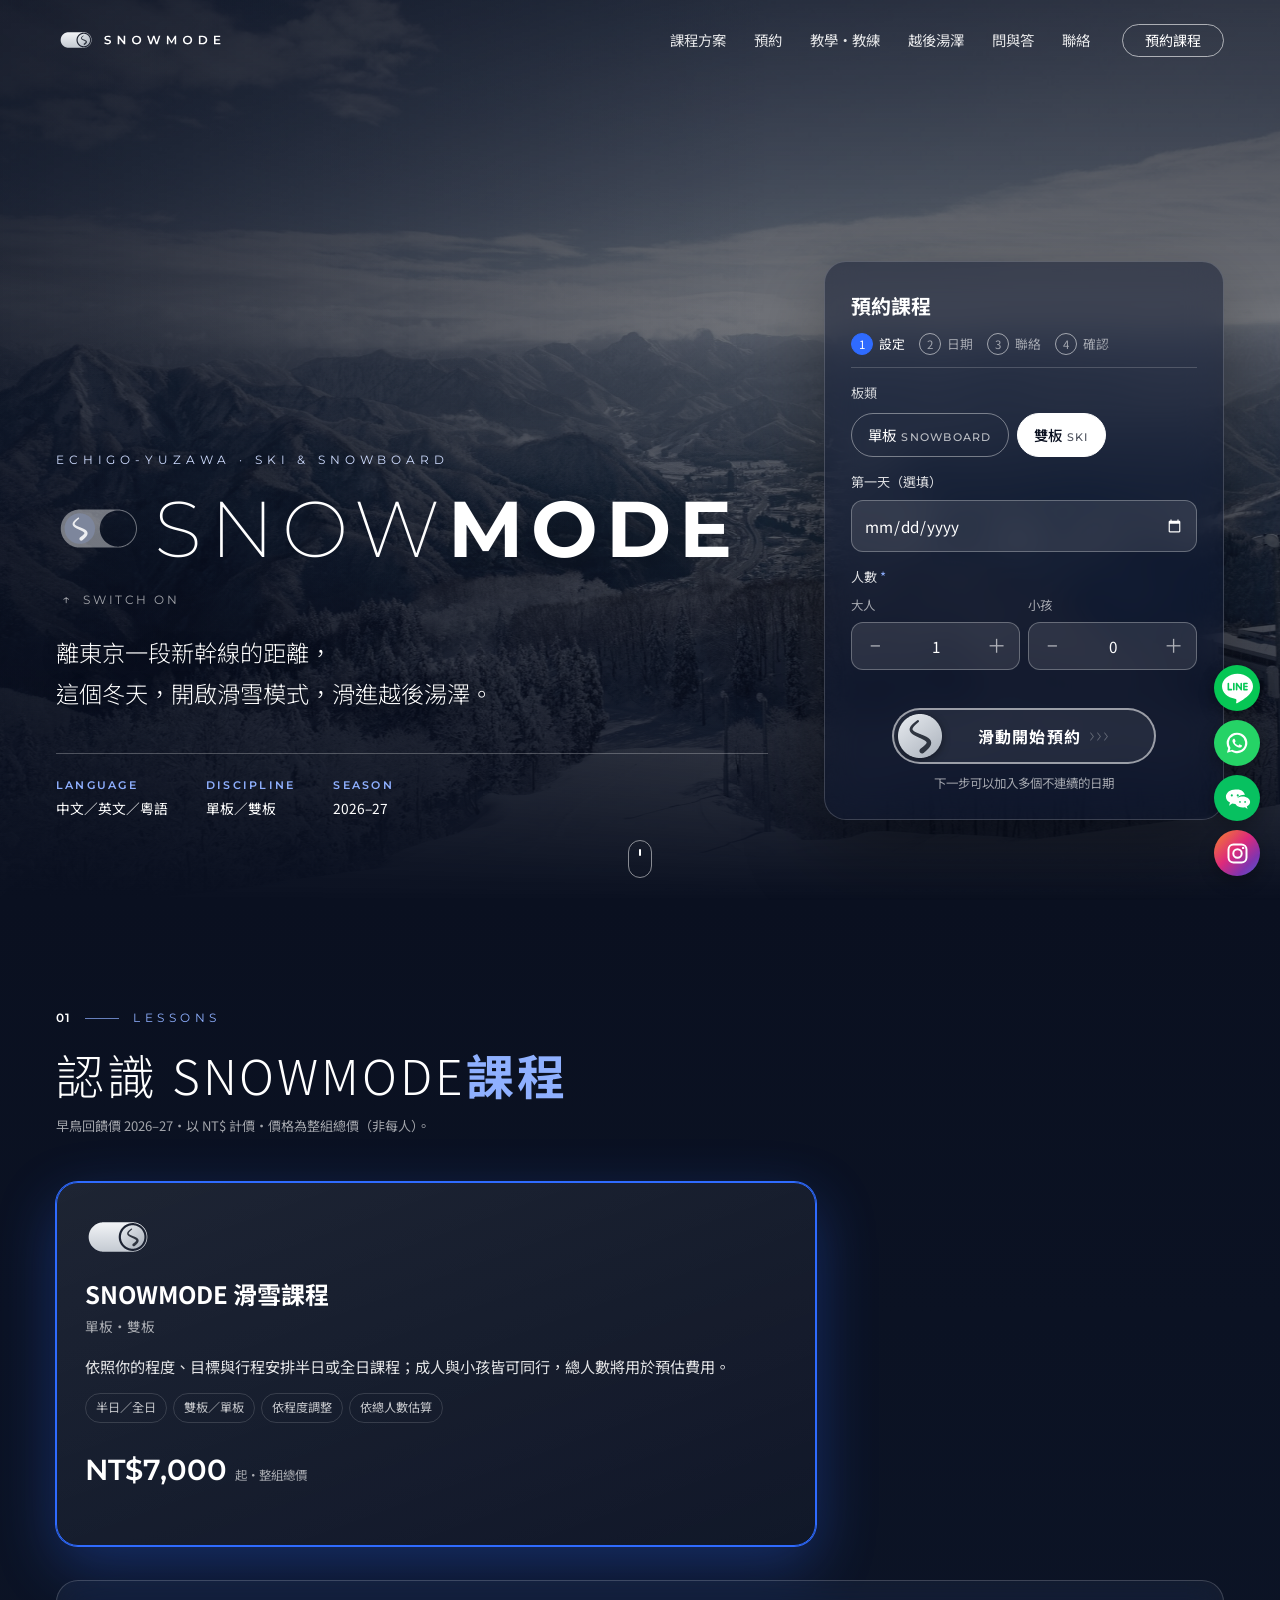
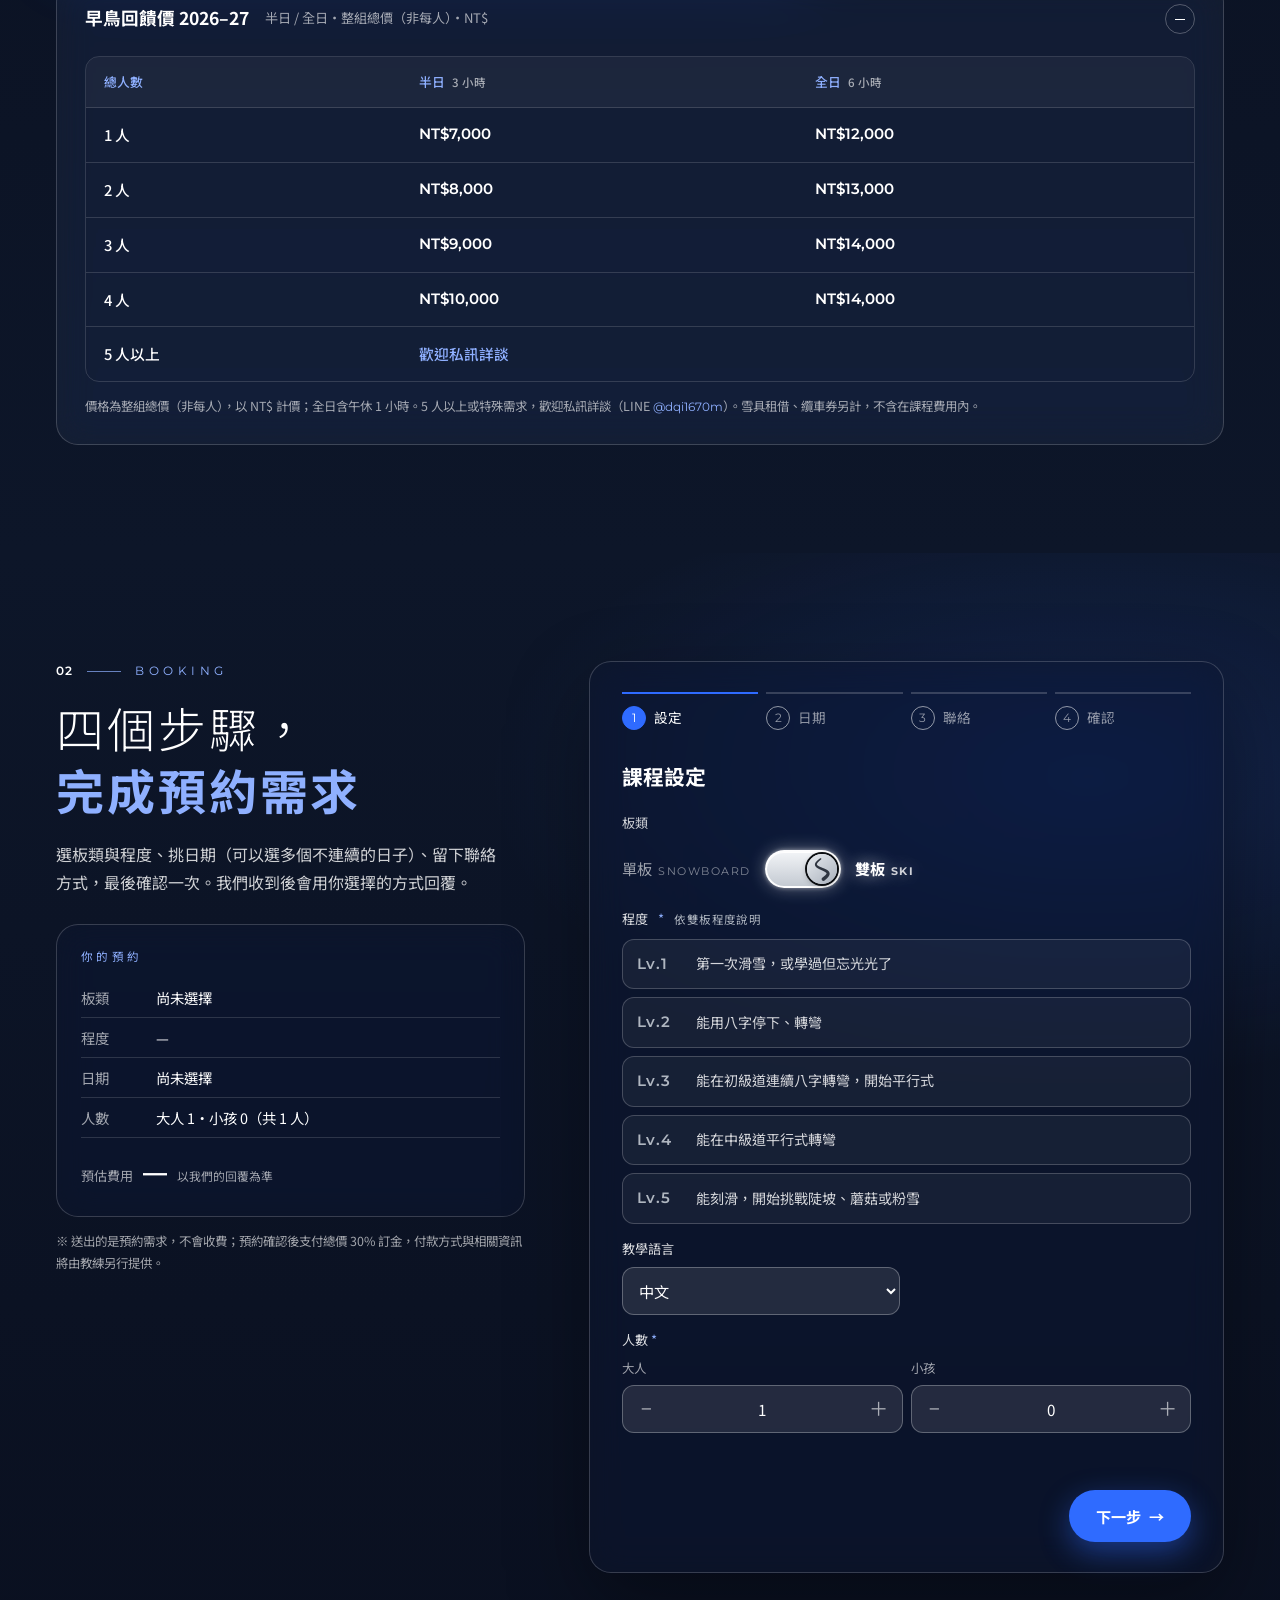
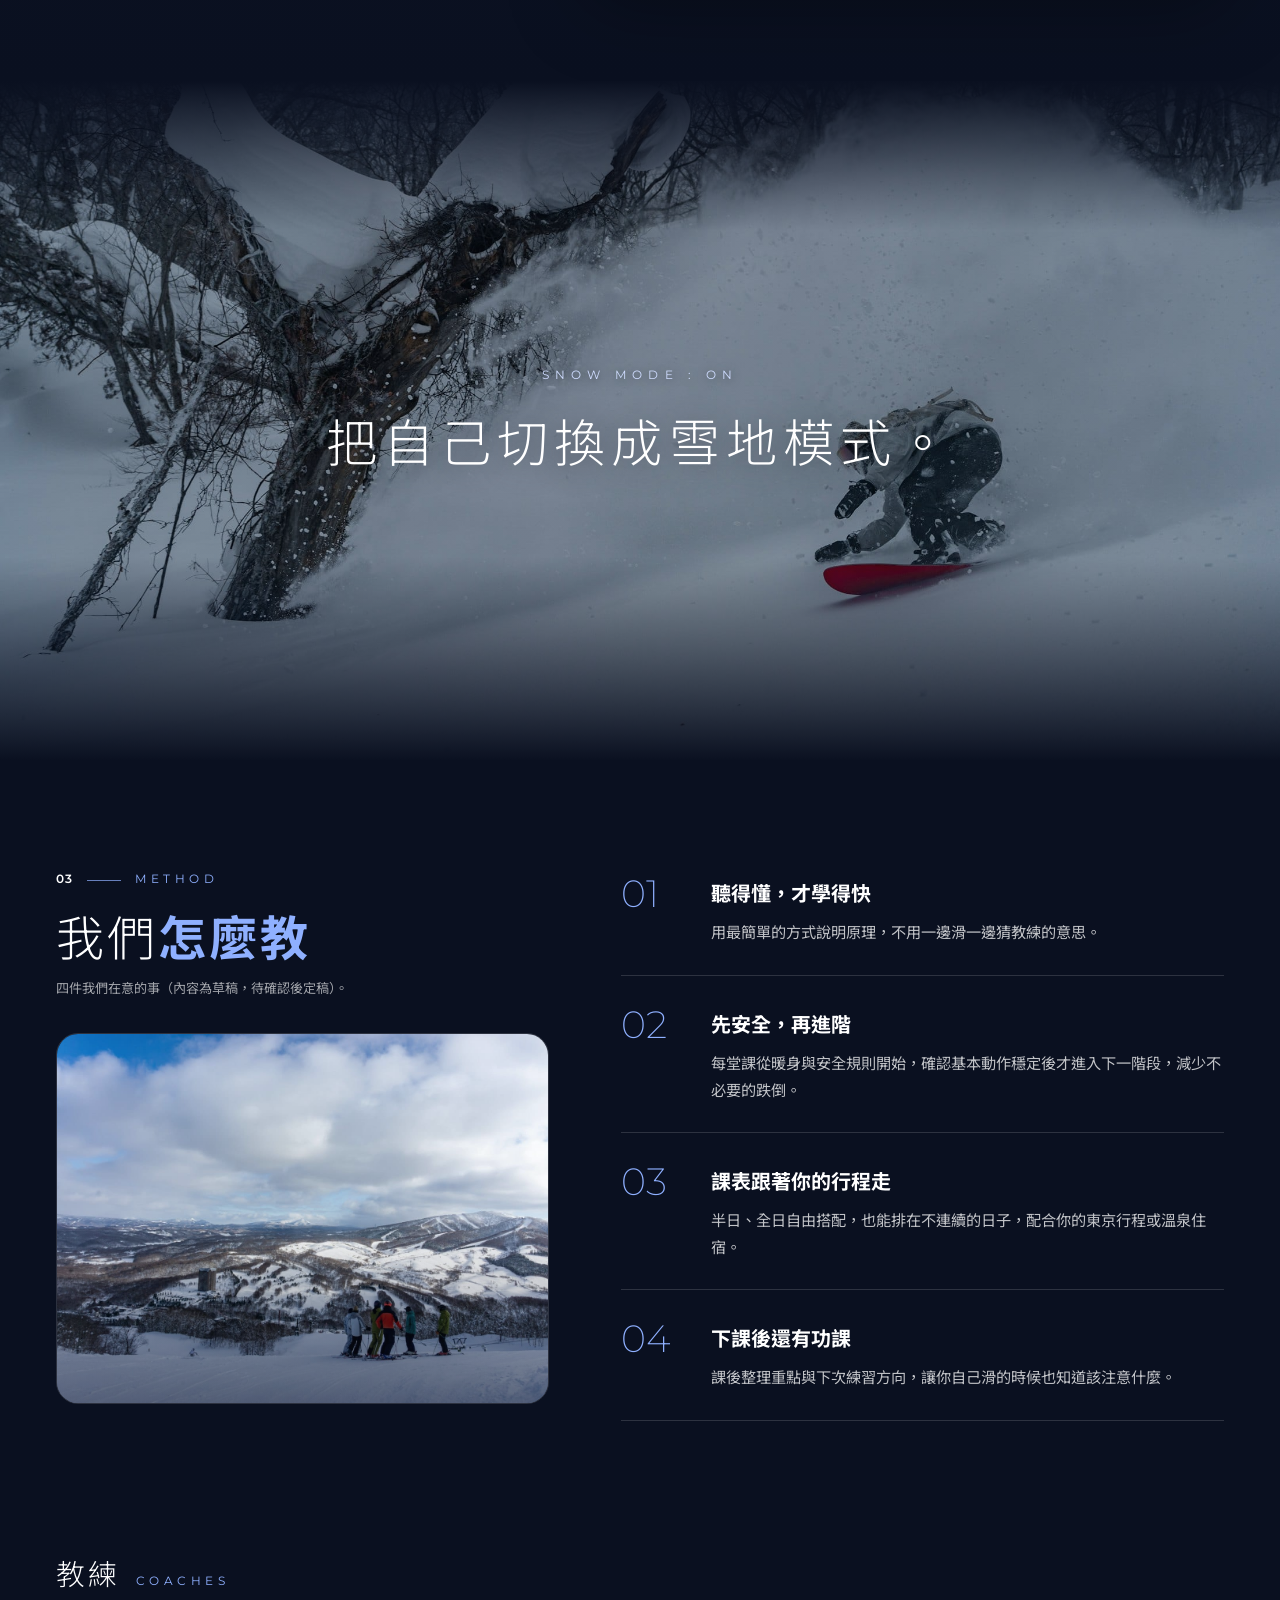
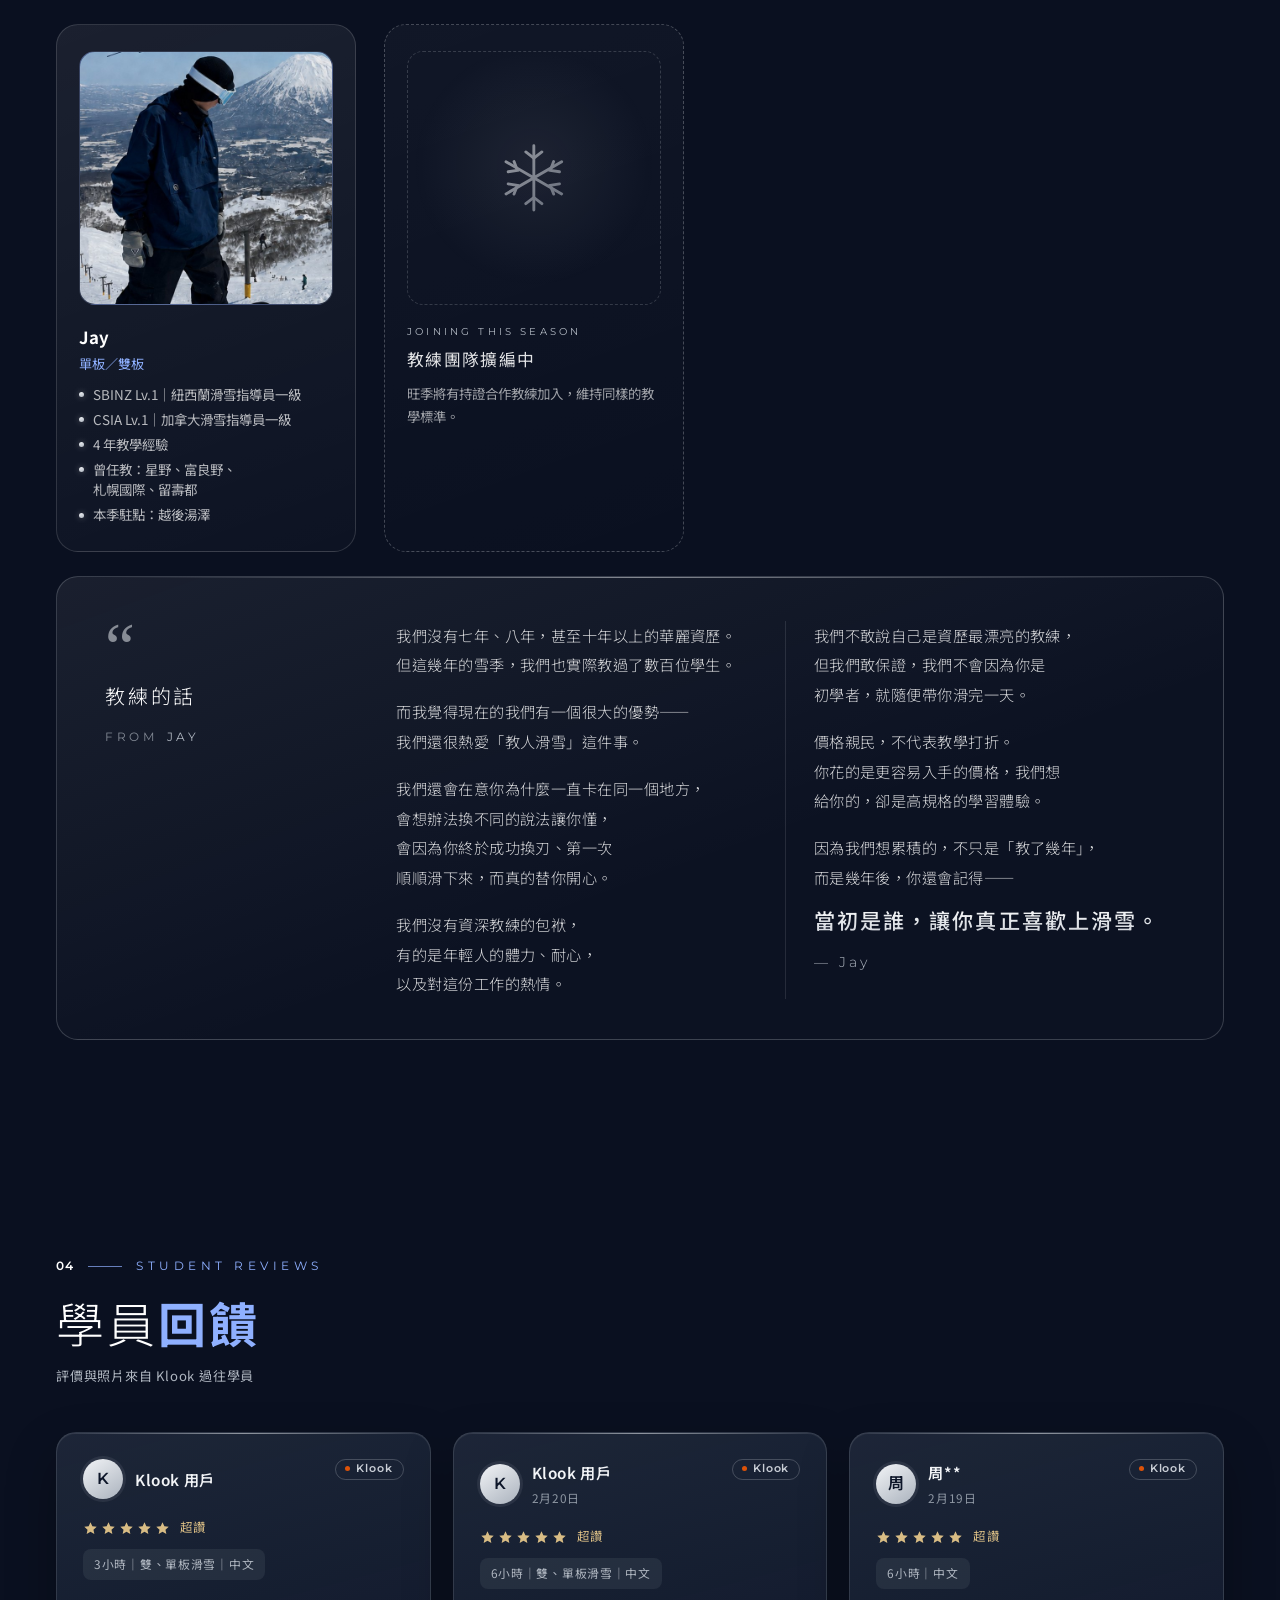
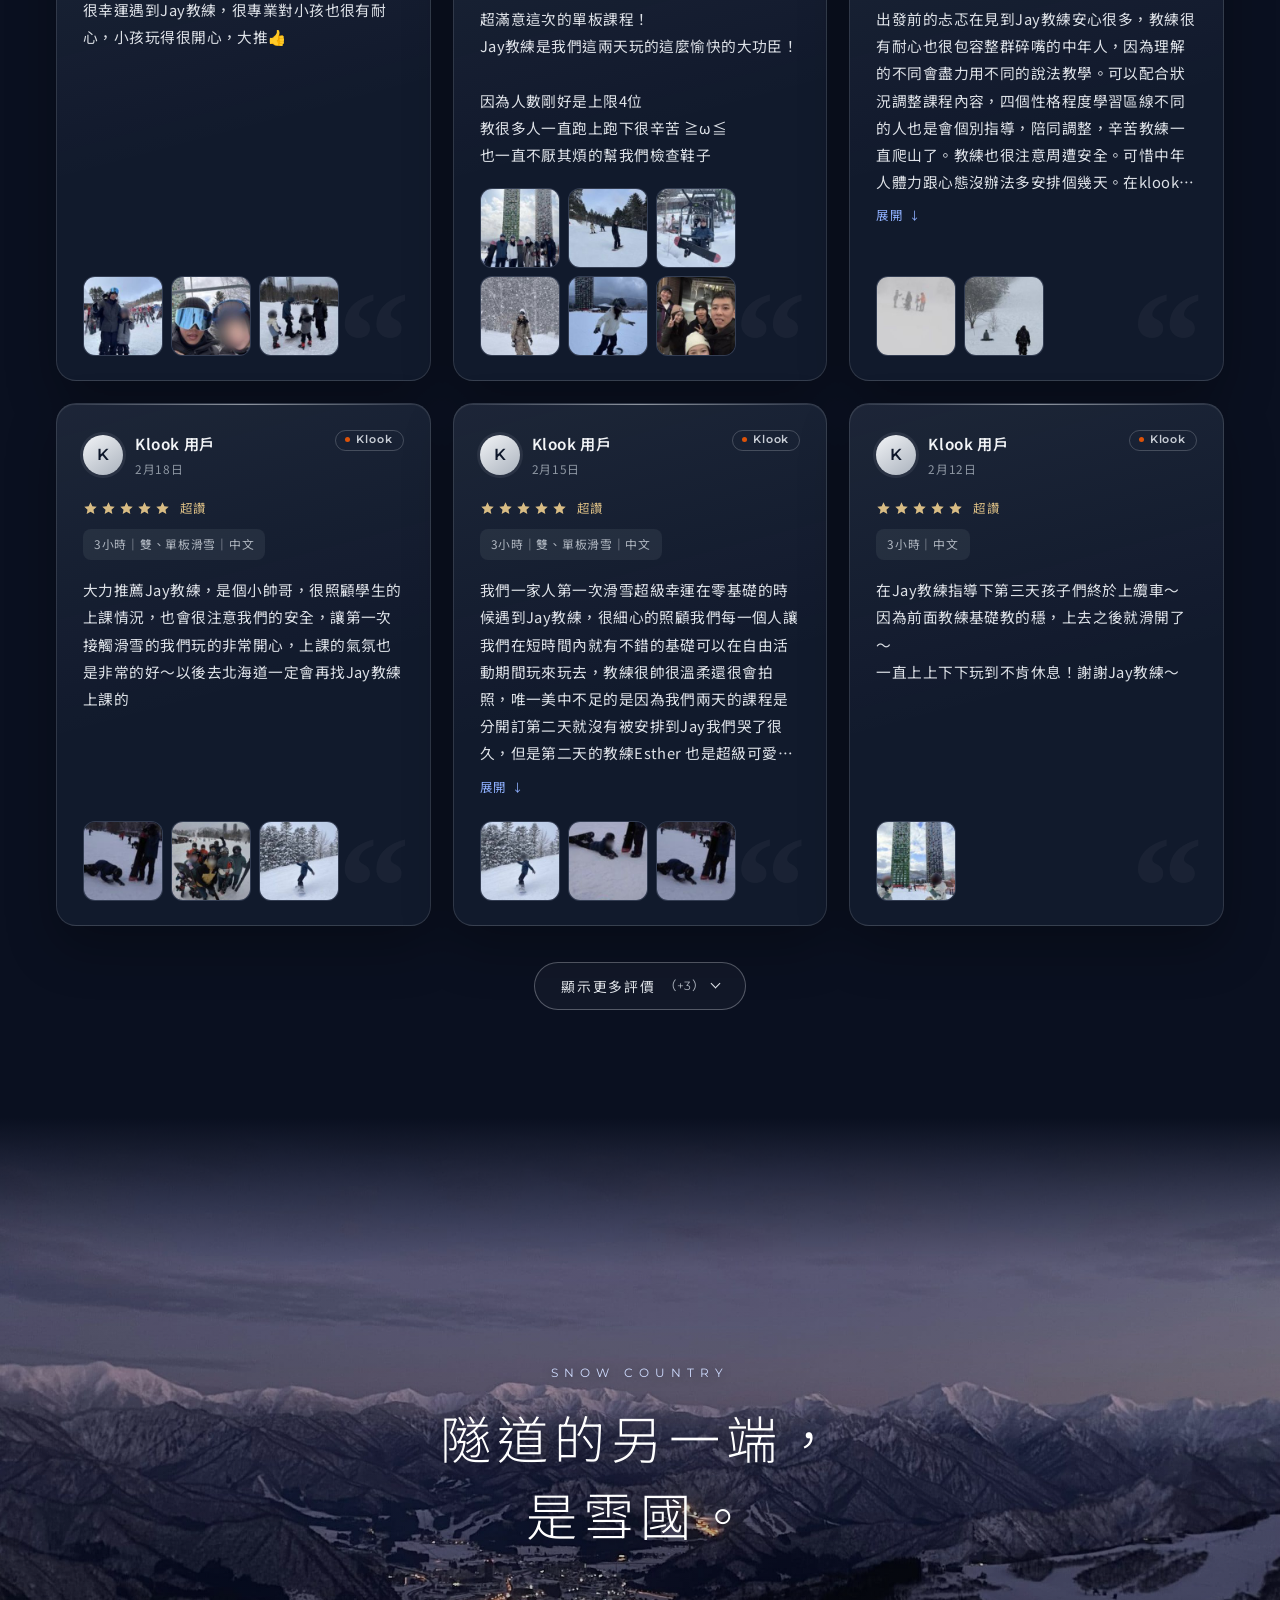
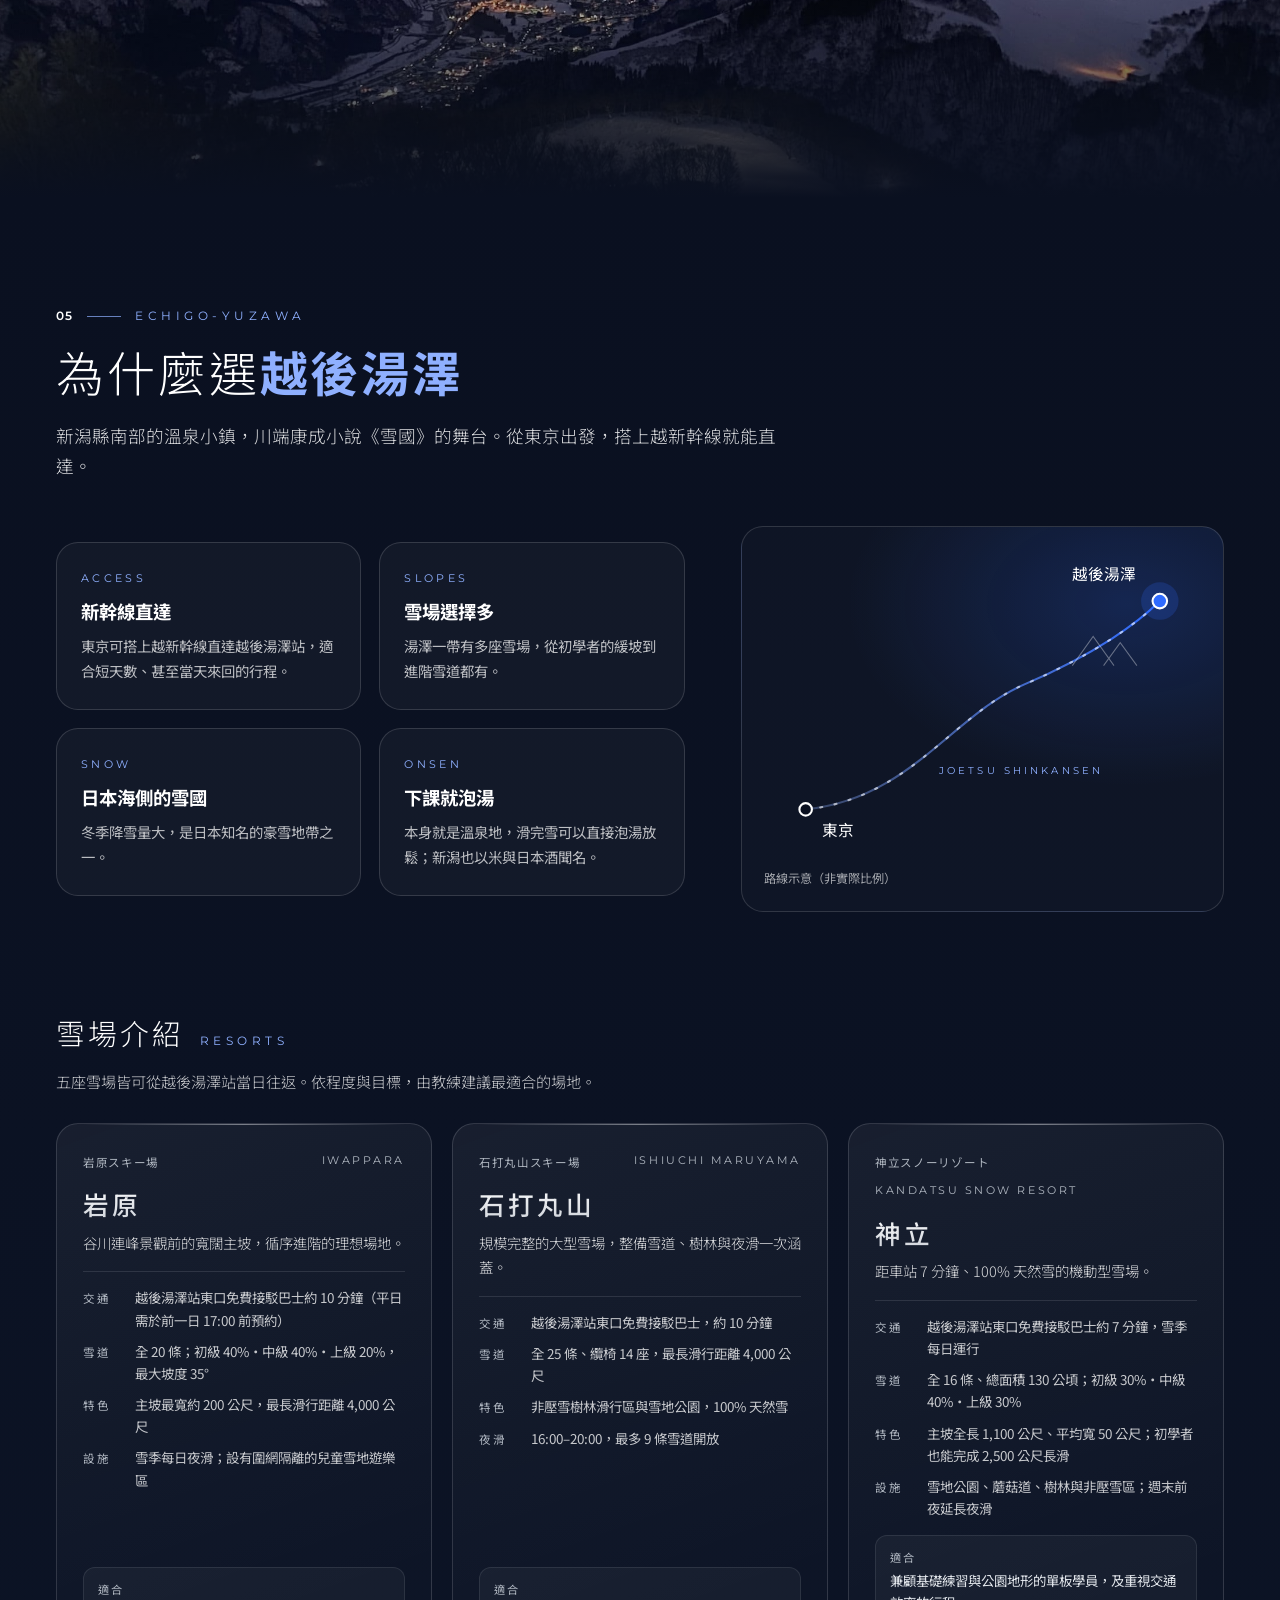
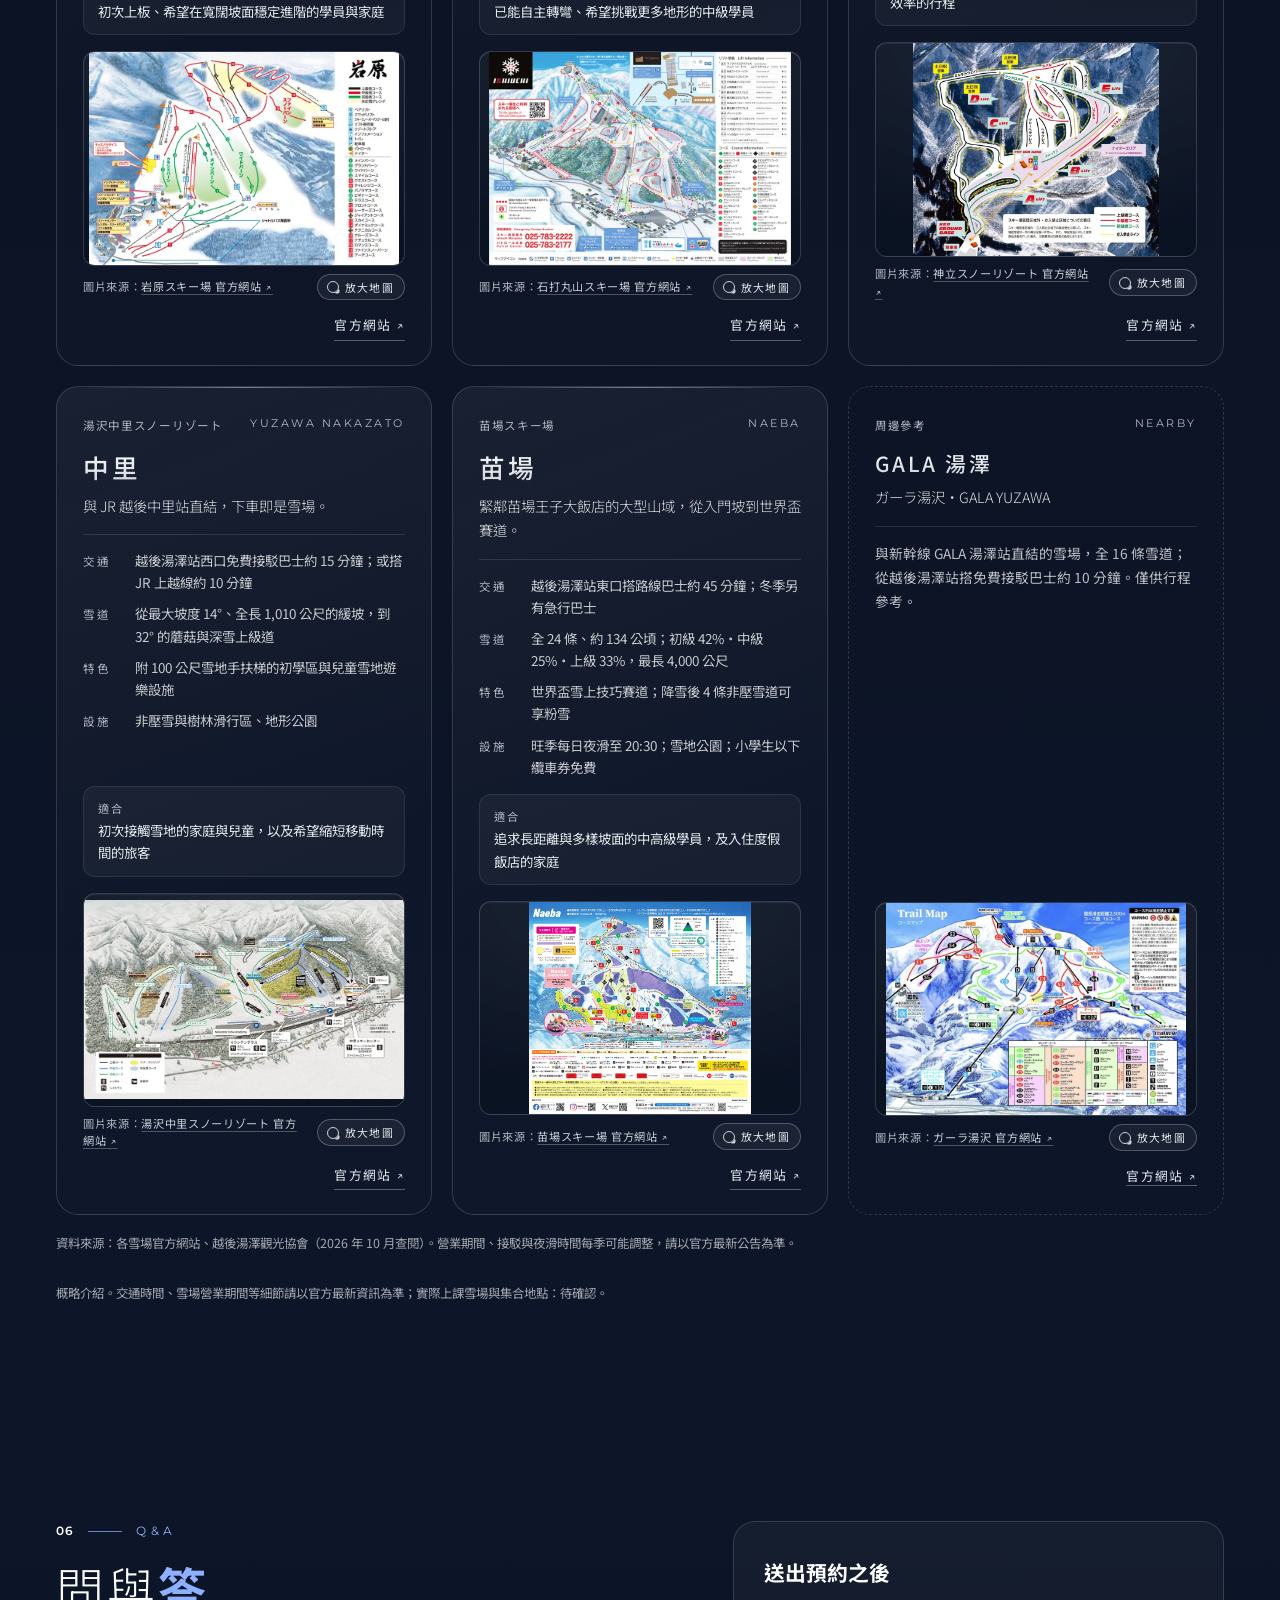
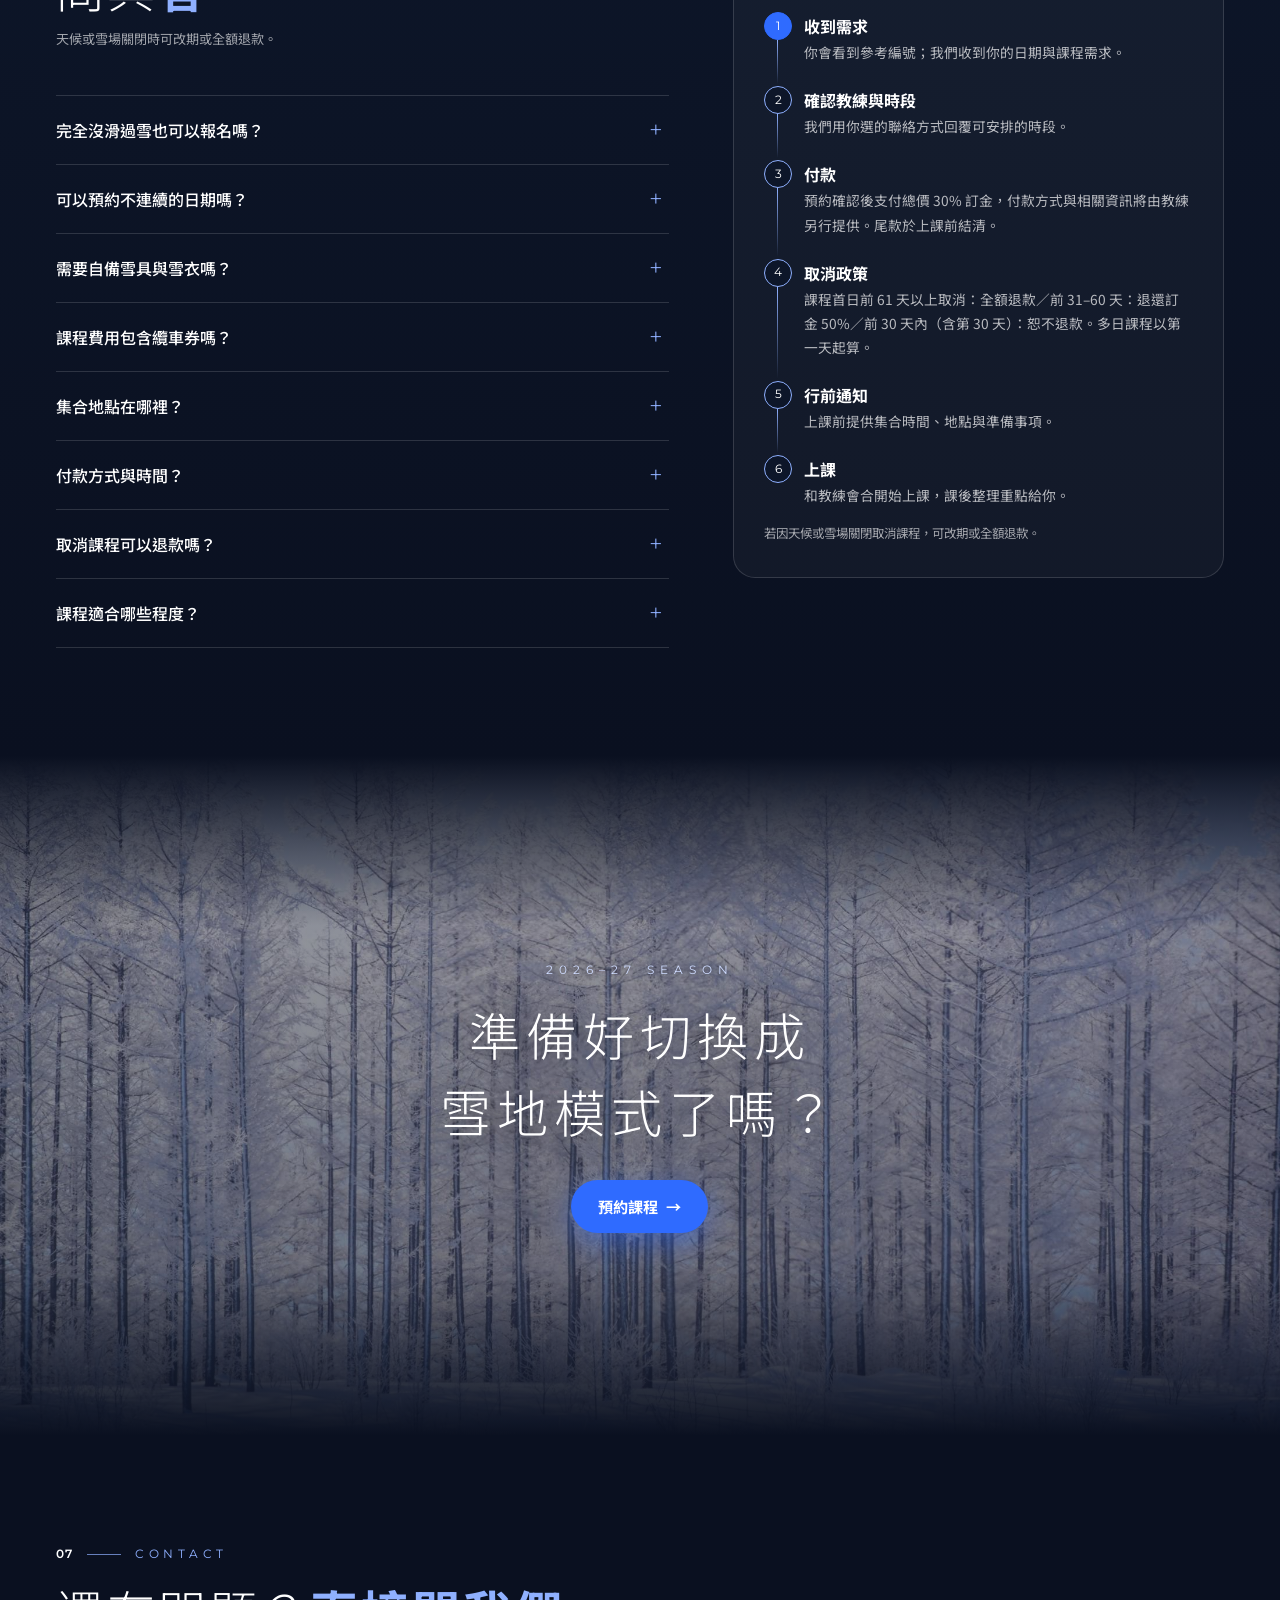
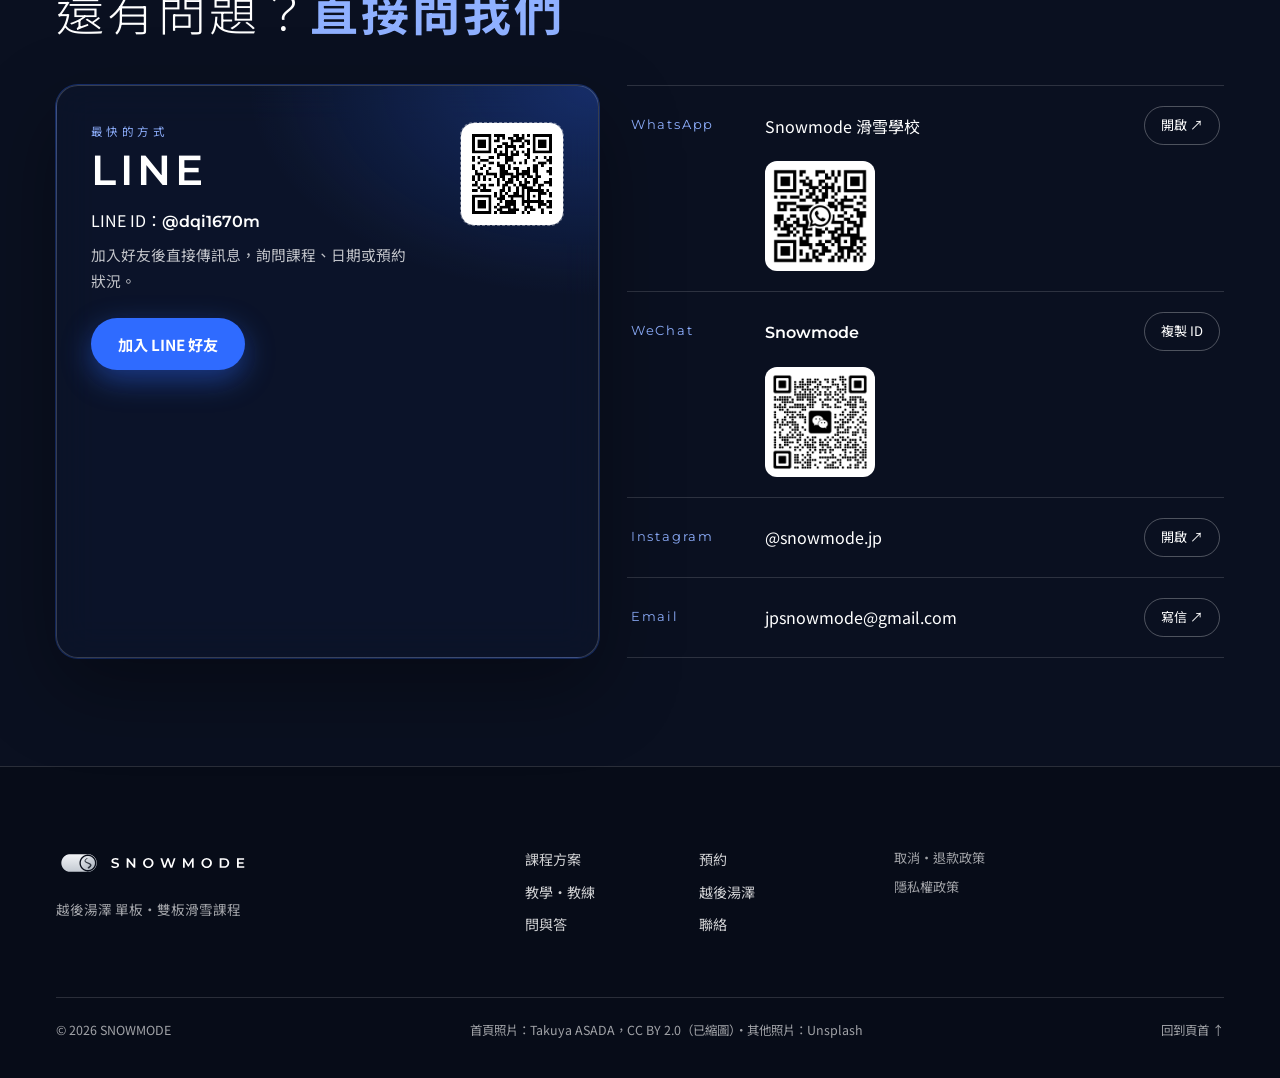
<file: preview-team.html>
<!DOCTYPE html>
<html lang="zh-Hant-TW">
<head>
<meta charset="UTF-8">
<meta name="robots" content="noindex, nofollow">
<meta name="viewport" content="width=device-width, initial-scale=1.0">
<title>（預覽）教練團隊｜SNOWMODE</title>
<meta name="description" content="SNOWMODE：越後湯澤的雙板、單板滑雪課程，可選多個不連續日期線上預約。">
<meta property="og:site_name" content="SNOWMODE">
<meta property="og:title" content="SNOWMODE｜越後湯澤滑雪課程">
<meta property="og:description" content="離東京一段新幹線的距離，這個冬天，開啟滑雪模式，滑進越後湯澤。">
<meta property="og:type" content="website">
<meta property="og:locale" content="zh_TW">
<!-- TODO: og:image（上線前換成 SNOWMODE 自己的照片） -->
<meta name="theme-color" content="#0a1020">
<link rel="icon" type="image/svg+xml" href="img/logo/c-carve-favicon.svg?v=full">
<link rel="icon" type="image/png" sizes="32x32" href="img/logo/c-carve-favicon-32.png?v=full">
<link rel="apple-touch-icon" sizes="180x180" href="img/logo/apple-touch-icon.png?v=full">
<link rel="icon" type="image/png" sizes="48x48" href="img/logo/favicon-48.png?v=full">
<link rel="icon" type="image/png" sizes="96x96" href="img/logo/favicon-96.png?v=full">
<link rel="icon" type="image/png" sizes="192x192" href="img/logo/favicon-192.png?v=full">
<link rel="icon" href="/favicon.ico?v=full" sizes="any">
<link rel="preconnect" href="https://fonts.googleapis.com">
<link rel="preconnect" href="https://fonts.gstatic.com" crossorigin>
<link href="https://fonts.googleapis.com/css2?family=Montserrat:wght@200;300;400;600;700&family=Noto+Sans+TC:wght@300;400;500;700&display=swap" rel="stylesheet">
<link rel="stylesheet" href="style.css?v=pay1">
<link rel="stylesheet" href="hero-snow.css?v=1">
<link rel="canonical" href="https://jpsnowmode.com/">
<style>
/* PREVIEW: understated "team expanding" card next to Jay */
.has-tbd>.coach-note::before{display:none}
.coach-tbd{border:1px dashed rgba(226,230,235,.26);background:linear-gradient(160deg,rgba(255,255,255,.03),rgba(255,255,255,.005))}
.coach-tbd:hover{transform:none;box-shadow:none;border-color:rgba(226,230,235,.4)}
.coach-row .coach-tbd .avatar-tbd{background:radial-gradient(circle at 50% 45%,rgba(226,230,235,.07),transparent 65%);border:1px dashed rgba(226,230,235,.18)}
.avatar-tbd svg{width:34%;height:auto;opacity:.55}
.coach-en{font-family:var(--lat);font-size:.62rem;letter-spacing:.32em;color:#AFB6C0;margin-bottom:4px}
.coach-tbd .coach-name{font-weight:400;letter-spacing:.08em;color:rgba(255,255,255,.88)}
.coach-tbd .coach-bio{margin-top:8px;line-height:1.7;color:rgba(255,255,255,.6)}
@media (min-width:1101px){
  .coach-row.is-solo.has-tbd{grid-template-columns:repeat(2,minmax(0,300px)) minmax(0,1fr);row-gap:24px;column-gap:28px;align-items:stretch}
  .has-tbd>.coach{position:static}
  .has-tbd>.coach-note{grid-column:1/-1;grid-row:2;align-self:start}
  .has-tbd .cn-inner{grid-template-columns:minmax(0,1fr) minmax(0,3.2fr);gap:20px 48px}
  .has-tbd .cn-head{flex-direction:column;align-items:flex-start}
  .has-tbd .cn-mark{font-size:4.2rem;line-height:.8;height:.5em;margin:0 0 10px}
}
@media (max-width:1100px){
  .has-tbd>.coach-tbd{margin-top:14px}
  .has-tbd>.coach-tbd .coach-en{align-self:end}
  .has-tbd>.coach-tbd .coach-bio{align-self:start;margin-top:4px}
}
@media (max-width:640px){
  .has-tbd>.coach-tbd{margin-top:12px;grid-template-rows:auto auto 1fr;align-items:start}
  .has-tbd>.coach-tbd .avatar{grid-row:1/span 3}
  .has-tbd>.coach-tbd .coach-en{margin:4px 0 2px;letter-spacing:.24em}
  .has-tbd>.coach-tbd .coach-name{margin:0}
  .has-tbd>.coach-tbd .coach-bio{grid-column:2}
}

</style>
</head>
<body>
<!--
  ===== 照片來源（全部為 暫用照片，上線前替換 成 SNOWMODE 自己的照片）=====
  img/hero-yuzawa.jpg (used as the hero background): Takuya ASADA, CC BY 2.0 — https://commons.wikimedia.org/wiki/File:Yuzawa_(31203392313).jpg (credited in the footer; resized).
  The photos below: free to use under the Unsplash License — https://unsplash.com/license
  Mood images only. None of them were taken in Echigo-Yuzawa; do not present them as Yuzawa.
  - img/hero.jpg          "A person skiing down a snow covered mountain" — Jeremy Bishop (@jeremybishop)
                          https://unsplash.com/photos/JjT0fv5KlhM  (Hokkaido / Niseko tags on Unsplash)
  - img/band-powder*.jpg  "A man riding a snowboard down a snow covered slope" — Jeremy Bishop (@jeremybishop)
                          https://unsplash.com/photos/Rc8_vVjYjuc  (Hokkaido / Niseko tags on Unsplash)
  - img/method.jpg        "A group of people standing on top of a snow covered slope" — Walter Dziemianczyk (@wdziemia)
                          https://unsplash.com/photos/0NqzMKYKZ2g  (Rusutsu, Hokkaido)
  - img/band-niigata*.jpg "A night view of a snowy mountain with a city in the distance" — Sy (@a____mundane)
                          https://unsplash.com/photos/SJ8ThMm2IrI  (Niigata Prefecture; exact spot not stated)
  - img/band-forest*.jpg  "A snow covered forest filled with lots of trees" — TERRA (@terra_gallery)
                          https://unsplash.com/photos/JToi54yZqRs  (Furano, Hokkaido)
-->
<a class="skip" href="#booking">跳到預約</a>

<!-- ===== Header ===== -->
<header class="nav" id="nav">
  <a class="brand" href="#top" aria-label="SNOWMODE 回到頁首"><img src="img/logo/c-carve-lockup-dark.svg?v=silver" alt="SNOWMODE" width="165" height="28"></a>
  <nav class="links" id="menu" aria-label="主要導覽">
    <a href="#lessons">課程方案</a>
    <a href="#booking">預約</a>
    <a href="#method">教學・教練</a>
    <a href="#yuzawa">越後湯澤</a>
    <a href="#faq">問與答</a>
    <a href="#contact">聯絡</a>
    <a href="#booking" class="menu-cta">預約課程</a>
  </nav>
  <a class="nav-cta" href="#booking">預約課程</a>
  <button class="menu-btn" type="button" aria-expanded="false" aria-controls="menu" aria-label="開啟選單"><span></span><span></span></button>
</header>

<main>
<!-- ===== Hero ===== -->
<section class="hero" id="top" aria-labelledby="hero-title">
  <canvas class="snow-canvas" id="snow-canvas" aria-hidden="true"></canvas>
  <div class="hero-bg" role="img" aria-label="從 GALA 湯澤雪場俯瞰越後湯澤的雪景"></div>
  <div class="hero-copy">
    <p class="eyebrow">ECHIGO-YUZAWA · SKI &amp; SNOWBOARD</p>
    <h1 id="hero-title" aria-label="SNOWMODE"><button type="button" class="hero-switch" id="snow-switch" role="switch" aria-checked="false" aria-label="SNOW MODE 雪景模式" aria-describedby="snow-hint"><svg class="ss-svg" viewBox="0 0 360 240" aria-hidden="true" focusable="false"><defs><linearGradient id="ssTc" x1="0" y1="0" x2="0" y2="1"><stop offset="0" stop-color="#F2F4F7"/><stop offset="1" stop-color="#C4CAD2"/></linearGradient><linearGradient id="ssKc" x1="0.15" y1="0.05" x2="0.85" y2="0.95"><stop offset="0" stop-color="#E2E6EB"/><stop offset="1" stop-color="#AFB6C0"/></linearGradient></defs><rect class="ss-fill" x="30" y="50" width="300" height="140" rx="70"/><path class="ss-track" fill-rule="evenodd" d="M98.04 40.02 L96.07 40.10 L94.11 40.22 L92.16 40.39 L90.21 40.60 L88.26 40.87 L86.32 41.18 L84.39 41.54 L82.47 41.94 L80.56 42.40 L78.66 42.90 L76.78 43.44 L74.91 44.04 L73.05 44.68 L71.21 45.36 L69.39 46.09 L67.58 46.86 L65.80 47.68 L64.03 48.54 L62.29 49.45 L60.57 50.39 L58.87 51.38 L57.20 52.41 L55.55 53.48 L53.94 54.59 L52.34 55.74 L50.78 56.93 L49.25 58.16 L47.75 59.42 L46.28 60.72 L44.84 62.06 L43.43 63.43 L42.06 64.84 L40.72 66.28 L39.42 67.75 L38.16 69.25 L36.93 70.78 L35.74 72.34 L34.59 73.94 L33.48 75.55 L32.41 77.20 L31.38 78.87 L30.39 80.57 L29.45 82.29 L28.54 84.03 L27.68 85.80 L26.86 87.58 L26.09 89.39 L25.36 91.21 L24.68 93.05 L24.04 94.91 L23.44 96.78 L22.90 98.66 L22.40 100.56 L21.94 102.47 L21.54 104.39 L21.18 106.32 L20.87 108.26 L20.60 110.21 L20.39 112.16 L20.22 114.11 L20.10 116.07 L20.02 118.04 L20.00 120.00 L20.02 121.96 L20.10 123.93 L20.22 125.89 L20.39 127.84 L20.60 129.79 L20.87 131.74 L21.18 133.68 L21.54 135.61 L21.94 137.53 L22.40 139.44 L22.90 141.34 L23.44 143.22 L24.04 145.09 L24.68 146.95 L25.36 148.79 L26.09 150.61 L26.86 152.42 L27.68 154.20 L28.54 155.97 L29.45 157.71 L30.39 159.43 L31.38 161.13 L32.41 162.80 L33.48 164.45 L34.59 166.06 L35.74 167.66 L36.93 169.22 L38.16 170.75 L39.42 172.25 L40.72 173.72 L42.06 175.16 L43.43 176.57 L44.84 177.94 L46.28 179.28 L47.75 180.58 L49.25 181.84 L50.78 183.07 L52.34 184.26 L53.94 185.41 L55.55 186.52 L57.20 187.59 L58.87 188.62 L60.57 189.61 L62.29 190.55 L64.03 191.46 L65.80 192.32 L67.58 193.14 L69.39 193.91 L71.21 194.64 L73.05 195.32 L74.91 195.96 L76.78 196.56 L78.66 197.10 L80.56 197.60 L82.47 198.06 L84.39 198.46 L86.32 198.82 L88.26 199.13 L90.21 199.40 L92.16 199.61 L94.11 199.78 L96.07 199.90 L98.04 199.98 L100.00 200.00 L260.00 200.00 L261.96 199.98 L263.93 199.90 L265.89 199.78 L267.84 199.61 L269.79 199.40 L271.74 199.13 L273.68 198.82 L275.61 198.46 L277.53 198.06 L279.44 197.60 L281.34 197.10 L283.22 196.56 L285.09 195.96 L286.95 195.32 L288.79 194.64 L290.61 193.91 L292.42 193.14 L294.20 192.32 L295.97 191.46 L297.71 190.55 L299.43 189.61 L301.13 188.62 L302.80 187.59 L304.45 186.52 L306.06 185.41 L307.66 184.26 L309.22 183.07 L310.75 181.84 L312.25 180.58 L313.72 179.28 L315.16 177.94 L316.57 176.57 L317.94 175.16 L319.28 173.72 L320.58 172.25 L321.84 170.75 L323.07 169.22 L324.26 167.66 L325.41 166.06 L326.52 164.45 L327.59 162.80 L328.62 161.13 L329.61 159.43 L330.55 157.71 L331.46 155.97 L332.32 154.20 L333.14 152.42 L333.91 150.61 L334.64 148.79 L335.32 146.95 L335.96 145.09 L336.56 143.22 L337.10 141.34 L337.60 139.44 L338.06 137.53 L338.46 135.61 L338.82 133.68 L339.13 131.74 L339.40 129.79 L339.61 127.84 L339.78 125.89 L339.90 123.93 L339.98 121.96 L340.00 120.00 L339.98 118.04 L339.90 116.07 L339.78 114.11 L339.61 112.16 L339.40 110.21 L339.13 108.26 L338.82 106.32 L338.46 104.39 L338.06 102.47 L337.60 100.56 L337.10 98.66 L336.56 96.78 L335.96 94.91 L335.32 93.05 L334.64 91.21 L333.91 89.39 L333.14 87.58 L332.32 85.80 L331.46 84.03 L330.55 82.29 L329.61 80.57 L328.62 78.87 L327.59 77.20 L326.52 75.55 L325.41 73.94 L324.26 72.34 L323.07 70.78 L321.84 69.25 L320.58 67.75 L319.28 66.28 L317.94 64.84 L316.57 63.43 L315.16 62.06 L313.72 60.72 L312.25 59.42 L310.75 58.16 L309.22 56.93 L307.66 55.74 L306.06 54.59 L304.45 53.48 L302.80 52.41 L301.13 51.38 L299.43 50.39 L297.71 49.45 L295.97 48.54 L294.20 47.68 L292.42 46.86 L290.61 46.09 L288.79 45.36 L286.95 44.68 L285.09 44.04 L283.22 43.44 L281.34 42.90 L279.44 42.40 L277.53 41.94 L275.61 41.54 L273.68 41.18 L271.74 40.87 L269.79 40.60 L267.84 40.39 L265.89 40.22 L263.93 40.10 L261.96 40.02 L260.00 40.00 L100.00 40.00Z M335.98 121.87 L335.91 123.73 L335.79 125.59 L335.63 127.45 L335.43 129.30 L335.18 131.15 L334.88 132.99 L334.54 134.83 L334.15 136.65 L333.72 138.47 L333.25 140.27 L332.73 142.06 L332.16 143.84 L331.56 145.60 L330.91 147.35 L330.21 149.08 L329.48 150.80 L328.70 152.49 L327.89 154.17 L327.03 155.83 L326.13 157.46 L325.19 159.07 L324.21 160.66 L323.19 162.22 L322.14 163.76 L321.04 165.27 L319.91 166.76 L318.75 168.21 L317.55 169.64 L316.31 171.04 L315.04 172.41 L313.74 173.74 L312.41 175.04 L311.04 176.31 L309.64 177.55 L308.21 178.75 L306.76 179.91 L305.27 181.04 L303.76 182.14 L302.22 183.19 L300.66 184.21 L299.07 185.19 L297.46 186.13 L295.83 187.03 L294.17 187.89 L292.49 188.70 L290.80 189.48 L289.08 190.21 L287.35 190.91 L285.60 191.56 L283.84 192.16 L282.06 192.73 L280.27 193.25 L278.47 193.72 L276.65 194.15 L274.83 194.54 L272.99 194.88 L271.15 195.18 L269.30 195.43 L267.45 195.63 L265.59 195.79 L263.73 195.91 L261.87 195.98 L260.00 196.00 L258.13 195.98 L256.27 195.91 L254.41 195.79 L252.55 195.63 L250.70 195.43 L248.85 195.18 L247.01 194.88 L245.17 194.54 L243.35 194.15 L241.53 193.72 L239.73 193.25 L237.94 192.73 L236.16 192.16 L234.40 191.56 L232.65 190.91 L230.92 190.21 L229.20 189.48 L227.51 188.70 L225.83 187.89 L224.17 187.03 L222.54 186.13 L220.93 185.19 L219.34 184.21 L217.78 183.19 L216.24 182.14 L214.73 181.04 L213.24 179.91 L211.79 178.75 L210.36 177.55 L208.96 176.31 L207.59 175.04 L206.26 173.74 L204.96 172.41 L203.69 171.04 L202.45 169.64 L201.25 168.21 L200.09 166.76 L198.96 165.27 L197.86 163.76 L196.81 162.22 L195.79 160.66 L194.81 159.07 L193.87 157.46 L192.97 155.83 L192.11 154.17 L191.30 152.49 L190.52 150.80 L189.79 149.08 L189.09 147.35 L188.44 145.60 L187.84 143.84 L187.27 142.06 L186.75 140.27 L186.28 138.47 L185.85 136.65 L185.46 134.83 L185.12 132.99 L184.82 131.15 L184.57 129.30 L184.37 127.45 L184.21 125.59 L184.09 123.73 L184.02 121.87 L184.00 120.00 L184.02 118.13 L184.09 116.27 L184.21 114.41 L184.37 112.55 L184.57 110.70 L184.82 108.85 L185.12 107.01 L185.46 105.17 L185.85 103.35 L186.28 101.53 L186.75 99.73 L187.27 97.94 L187.84 96.16 L188.44 94.40 L189.09 92.65 L189.79 90.92 L190.52 89.20 L191.30 87.51 L192.11 85.83 L192.97 84.17 L193.87 82.54 L194.81 80.93 L195.79 79.34 L196.81 77.78 L197.86 76.24 L198.96 74.73 L200.09 73.24 L201.25 71.79 L202.45 70.36 L203.69 68.96 L204.96 67.59 L206.26 66.26 L207.59 64.96 L208.96 63.69 L210.36 62.45 L211.79 61.25 L213.24 60.09 L214.73 58.96 L216.24 57.86 L217.78 56.81 L219.34 55.79 L220.93 54.81 L222.54 53.87 L224.17 52.97 L225.83 52.11 L227.51 51.30 L229.20 50.52 L230.92 49.79 L232.65 49.09 L234.40 48.44 L236.16 47.84 L237.94 47.27 L239.73 46.75 L241.53 46.28 L243.35 45.85 L245.17 45.46 L247.01 45.12 L248.85 44.82 L250.70 44.57 L252.55 44.37 L254.41 44.21 L256.27 44.09 L258.13 44.02 L260.00 44.00 L261.87 44.02 L263.73 44.09 L265.59 44.21 L267.45 44.37 L269.30 44.57 L271.15 44.82 L272.99 45.12 L274.83 45.46 L276.65 45.85 L278.47 46.28 L280.27 46.75 L282.06 47.27 L283.84 47.84 L285.60 48.44 L287.35 49.09 L289.08 49.79 L290.80 50.52 L292.49 51.30 L294.17 52.11 L295.83 52.97 L297.46 53.87 L299.07 54.81 L300.66 55.79 L302.22 56.81 L303.76 57.86 L305.27 58.96 L306.76 60.09 L308.21 61.25 L309.64 62.45 L311.04 63.69 L312.41 64.96 L313.74 66.26 L315.04 67.59 L316.31 68.96 L317.55 70.36 L318.75 71.79 L319.91 73.24 L321.04 74.73 L322.14 76.24 L323.19 77.78 L324.21 79.34 L325.19 80.93 L326.13 82.54 L327.03 84.17 L327.89 85.83 L328.70 87.51 L329.48 89.20 L330.21 90.92 L330.91 92.65 L331.56 94.40 L332.16 96.16 L332.73 97.94 L333.25 99.73 L333.72 101.53 L334.15 103.35 L334.54 105.17 L334.88 107.01 L335.18 108.85 L335.43 110.70 L335.63 112.55 L335.79 114.41 L335.91 116.27 L335.98 118.13 L336.00 120.00Z"/><g class="ss-knob"><g class="ss-knob-in"><path class="ss-knob-bg" fill-rule="evenodd" d="M324.00 120.00 L323.98 118.43 L323.92 116.86 L323.83 115.29 L323.69 113.73 L323.52 112.17 L323.31 110.61 L323.06 109.06 L322.77 107.51 L322.44 105.98 L322.08 104.45 L321.68 102.93 L321.24 101.42 L320.77 99.92 L320.26 98.44 L319.71 96.97 L319.13 95.51 L318.51 94.06 L317.86 92.64 L317.17 91.22 L316.44 89.83 L315.69 88.45 L314.89 87.10 L314.07 85.76 L313.21 84.44 L312.33 83.15 L311.41 81.88 L310.45 80.63 L309.47 79.40 L308.46 78.20 L307.42 77.02 L306.35 75.87 L305.25 74.75 L304.13 73.65 L302.98 72.58 L301.80 71.54 L300.60 70.53 L299.37 69.55 L298.12 68.59 L296.85 67.67 L295.56 66.79 L294.24 65.93 L292.90 65.11 L291.55 64.31 L290.17 63.56 L288.78 62.83 L287.36 62.14 L285.94 61.49 L284.49 60.87 L283.03 60.29 L281.56 59.74 L280.08 59.23 L278.58 58.76 L277.07 58.32 L275.55 57.92 L274.02 57.56 L272.49 57.23 L270.94 56.94 L269.39 56.69 L267.83 56.48 L266.27 56.31 L264.71 56.17 L263.14 56.08 L261.57 56.02 L260.00 56.00 L258.43 56.02 L256.86 56.08 L255.29 56.17 L253.73 56.31 L252.17 56.48 L250.61 56.69 L249.06 56.94 L247.51 57.23 L245.98 57.56 L244.45 57.92 L242.93 58.32 L241.42 58.76 L239.92 59.23 L238.44 59.74 L236.97 60.29 L235.51 60.87 L234.06 61.49 L232.64 62.14 L231.22 62.83 L229.83 63.56 L228.45 64.31 L227.10 65.11 L225.76 65.93 L224.44 66.79 L223.15 67.67 L221.88 68.59 L220.63 69.55 L219.40 70.53 L218.20 71.54 L217.02 72.58 L215.87 73.65 L214.75 74.75 L213.65 75.87 L212.58 77.02 L211.54 78.20 L210.53 79.40 L209.55 80.63 L208.59 81.88 L207.67 83.15 L206.79 84.44 L205.93 85.76 L205.11 87.10 L204.31 88.45 L203.56 89.83 L202.83 91.22 L202.14 92.64 L201.49 94.06 L200.87 95.51 L200.29 96.97 L199.74 98.44 L199.23 99.92 L198.76 101.42 L198.32 102.93 L197.92 104.45 L197.56 105.98 L197.23 107.51 L196.94 109.06 L196.69 110.61 L196.48 112.17 L196.31 113.73 L196.17 115.29 L196.08 116.86 L196.02 118.43 L196.00 120.00 L196.02 121.57 L196.08 123.14 L196.17 124.71 L196.31 126.27 L196.48 127.83 L196.69 129.39 L196.94 130.94 L197.23 132.49 L197.56 134.02 L197.92 135.55 L198.32 137.07 L198.76 138.58 L199.23 140.08 L199.74 141.56 L200.29 143.03 L200.87 144.49 L201.49 145.94 L202.14 147.36 L202.83 148.78 L203.56 150.17 L204.31 151.55 L205.11 152.90 L205.93 154.24 L206.79 155.56 L207.67 156.85 L208.59 158.12 L209.55 159.37 L210.53 160.60 L211.54 161.80 L212.58 162.98 L213.65 164.13 L214.75 165.25 L215.87 166.35 L217.02 167.42 L218.20 168.46 L219.40 169.47 L220.63 170.45 L221.88 171.41 L223.15 172.33 L224.44 173.21 L225.76 174.07 L227.10 174.89 L228.45 175.69 L229.83 176.44 L231.22 177.17 L232.64 177.86 L234.06 178.51 L235.51 179.13 L236.97 179.71 L238.44 180.26 L239.92 180.77 L241.42 181.24 L242.93 181.68 L244.45 182.08 L245.98 182.44 L247.51 182.77 L249.06 183.06 L250.61 183.31 L252.17 183.52 L253.73 183.69 L255.29 183.83 L256.86 183.92 L258.43 183.98 L260.00 184.00 L261.57 183.98 L263.14 183.92 L264.71 183.83 L266.27 183.69 L267.83 183.52 L269.39 183.31 L270.94 183.06 L272.49 182.77 L274.02 182.44 L275.55 182.08 L277.07 181.68 L278.58 181.24 L280.08 180.77 L281.56 180.26 L283.03 179.71 L284.49 179.13 L285.94 178.51 L287.36 177.86 L288.78 177.17 L290.17 176.44 L291.55 175.69 L292.90 174.89 L294.24 174.07 L295.56 173.21 L296.85 172.33 L298.12 171.41 L299.37 170.45 L300.60 169.47 L301.80 168.46 L302.98 167.42 L304.13 166.35 L305.25 165.25 L306.35 164.13 L307.42 162.98 L308.46 161.80 L309.47 160.60 L310.45 159.37 L311.41 158.12 L312.33 156.85 L313.21 155.56 L314.07 154.24 L314.89 152.90 L315.69 151.55 L316.44 150.17 L317.17 148.78 L317.86 147.36 L318.51 145.94 L319.13 144.49 L319.71 143.03 L320.26 141.56 L320.77 140.08 L321.24 138.58 L321.68 137.07 L322.08 135.55 L322.44 134.02 L322.77 132.49 L323.06 130.94 L323.31 129.39 L323.52 127.83 L323.69 126.27 L323.83 124.71 L323.92 123.14 L323.98 121.57Z"/><path class="ss-knob-s" fill-rule="evenodd" d="M234.21 90.10 L234.09 90.27 L234.08 90.28 L233.84 90.57 L233.65 90.85 L233.49 91.04 L233.27 91.36 L233.25 91.40 L233.16 91.51 L232.94 91.83 L232.89 91.93 L232.85 91.98 L232.63 92.30 L232.53 92.47 L232.33 92.77 L232.17 93.07 L232.06 93.23 L231.87 93.58 L231.85 93.63 L231.81 93.69 L231.62 94.04 L231.56 94.18 L231.38 94.50 L231.26 94.80 L231.17 94.96 L231.01 95.33 L231.00 95.37 L230.98 95.41 L230.82 95.78 L230.76 95.97 L230.65 96.24 L230.54 96.60 L230.50 96.69 L230.38 97.07 L230.36 97.18 L230.25 97.52 L230.19 97.83 L230.14 97.97 L230.06 98.37 L230.05 98.44 L229.98 98.81 L229.95 99.10 L229.91 99.26 L229.87 99.67 L229.87 99.73 L229.83 100.11 L229.83 100.40 L229.81 100.55 L229.81 100.97 L229.82 101.05 L229.81 101.40 L229.84 101.71 L229.84 101.84 L229.88 102.26 L229.90 102.36 L229.93 102.69 L229.99 103.02 L230.00 103.12 L230.08 103.54 L230.12 103.67 L230.18 103.97 L230.28 104.32 L230.29 104.40 L230.41 104.81 L230.47 104.95 L230.56 105.23 L230.70 105.58 L230.72 105.66 L230.88 106.06 L230.95 106.19 L231.07 106.48 L231.24 106.80 L231.28 106.90 L231.48 107.29 L231.54 107.38 L231.71 107.70 L231.89 107.97 L231.96 108.12 L232.21 108.49 L232.23 108.52 L232.24 108.53 L232.48 108.90 L232.63 109.08 L232.78 109.31 L233.05 109.64 L233.10 109.72 L233.38 110.07 L233.45 110.14 L233.72 110.47 L233.91 110.67 L234.08 110.87 L234.40 111.20 L234.46 111.27 L234.78 111.60 L234.84 111.65 L234.86 111.67 L235.18 112.00 L235.35 112.14 L235.60 112.39 L235.89 112.64 L236.04 112.78 L236.40 113.08 L236.43 113.10 L236.50 113.17 L236.86 113.47 L236.95 113.54 L236.97 113.56 L237.33 113.86 L237.51 113.98 L237.83 114.25 L238.11 114.44 L238.34 114.63 L238.73 114.90 L238.87 115.01 L239.26 115.28 L239.32 115.31 L239.42 115.39 L239.81 115.66 L239.92 115.72 L239.98 115.77 L240.38 116.04 L240.53 116.12 L240.55 116.14 L240.95 116.41 L241.18 116.53 L241.55 116.79 L241.86 116.95 L242.16 117.16 L242.55 117.37 L242.78 117.53 L243.21 117.76 L243.23 117.77 L243.41 117.90 L243.85 118.13 L243.91 118.16 L244.06 118.26 L244.50 118.50 L244.60 118.54 L244.72 118.63 L245.16 118.86 L245.29 118.92 L245.39 118.99 L245.83 119.23 L246.00 119.30 L246.08 119.35 L246.52 119.59 L246.72 119.67 L246.77 119.71 L247.21 119.95 L247.44 120.05 L247.47 120.07 L247.91 120.31 L248.17 120.42 L248.18 120.42 L248.63 120.67 L248.92 120.79 L249.35 121.02 L249.69 121.17 L250.08 121.38 L250.46 121.54 L250.81 121.73 L251.23 121.91 L251.56 122.09 L252.00 122.28 L252.30 122.44 L252.78 122.64 L253.06 122.79 L253.54 123.00 L253.54 123.00 L253.81 123.15 L254.29 123.35 L254.31 123.36 L254.57 123.50 L255.06 123.70 L255.08 123.71 L255.34 123.85 L255.82 124.05 L255.85 124.06 L256.10 124.20 L256.59 124.41 L256.62 124.42 L256.87 124.55 L257.36 124.76 L257.39 124.77 L257.64 124.90 L258.13 125.11 L258.16 125.12 L258.40 125.25 L258.90 125.46 L258.93 125.47 L259.17 125.60 L259.67 125.81 L259.69 125.82 L259.94 125.95 L260.43 126.16 L260.45 126.17 L260.70 126.30 L261.20 126.51 L261.21 126.52 L261.46 126.65 L261.96 126.86 L262.22 127.01 L262.69 127.21 L262.97 127.36 L263.41 127.55 L263.72 127.71 L264.13 127.89 L264.46 128.07 L264.84 128.23 L265.20 128.42 L265.53 128.56 L265.92 128.78 L266.22 128.90 L266.65 129.13 L266.89 129.24 L267.36 129.49 L267.56 129.58 L267.57 129.58 L268.06 129.85 L268.23 129.92 L268.26 129.94 L268.76 130.21 L268.90 130.27 L268.94 130.30 L269.44 130.57 L269.54 130.62 L269.61 130.66 L270.12 130.94 L270.18 130.96 L270.27 131.03 L270.78 131.30 L270.80 131.31 L270.92 131.39 L271.39 131.65 L271.56 131.76 L271.95 131.98 L272.18 132.13 L272.49 132.30 L272.79 132.50 L273.01 132.62 L273.38 132.88 L273.51 132.95 L273.96 133.25 L274.02 133.28 L274.04 133.30 L274.52 133.63 L274.53 133.63 L274.58 133.68 L274.97 133.94 L275.11 134.06 L275.40 134.25 L275.62 134.44 L275.80 134.56 L276.12 134.83 L276.18 134.87 L276.55 135.18 L276.59 135.22 L276.89 135.47 L277.03 135.61 L277.21 135.76 L277.45 136.01 L277.50 136.05 L277.74 136.30 L277.81 136.37 L278.00 136.57 L278.16 136.77 L278.23 136.84 L278.39 137.03 L278.43 137.10 L278.58 137.29 L278.73 137.51 L278.75 137.54 L278.84 137.67 L278.91 137.82 L278.98 137.91 L279.02 138.00 L279.06 138.10 L279.13 138.22 L279.15 138.28 L279.17 138.35 L279.23 138.49 L279.24 138.52 L279.25 138.59 L279.29 138.72 L279.29 138.72 L279.30 138.82 L279.32 138.92 L279.32 139.05 L279.32 139.12 L279.31 139.27 L279.31 139.34 L279.31 139.35 L279.27 139.51 L279.27 139.58 L279.26 139.62 L279.22 139.75 L279.19 139.86 L279.17 139.94 L279.13 140.02 L279.08 140.20 L278.96 140.47 L278.96 140.48 L278.91 140.61 L278.82 140.77 L278.76 140.91 L278.67 141.08 L278.65 141.10 L278.49 141.41 L278.38 141.57 L278.29 141.74 L278.08 142.03 L278.06 142.07 L277.89 142.33 L277.82 142.41 L277.63 142.69 L277.47 142.88 L277.35 143.05 L277.10 143.36 L277.05 143.43 L276.78 143.76 L276.75 143.78 L276.44 144.15 L276.33 144.26 L276.09 144.55 L275.89 144.75 L275.71 144.96 L275.44 145.23 L275.32 145.37 L274.97 145.72 L274.91 145.79 L274.49 146.20 L274.48 146.21 L274.04 146.64 L273.97 146.70 L273.58 147.08 L273.44 147.20 L273.10 147.53 L272.90 147.69 L272.61 147.98 L272.35 148.19 L272.10 148.43 L271.78 148.69 L271.58 148.89 L271.20 149.19 L271.04 149.35 L270.62 149.70 L270.49 149.82 L270.02 150.20 L269.93 150.29 L269.41 150.71 L269.36 150.76 L268.79 151.22 L268.76 151.25 L268.74 151.27 L268.17 151.72 L268.14 151.75 L268.11 151.77 L267.54 152.23 L267.52 152.25 L267.47 152.28 L266.90 152.74 L266.90 152.75 L266.82 152.79 L266.27 153.24 L266.17 153.30 L265.63 153.74 L265.52 153.82 L264.99 154.24 L264.86 154.33 L264.35 154.74 L264.20 154.84 L263.70 155.25 L263.53 155.35 L263.04 155.75 L262.87 155.87 L262.38 156.26 L262.20 156.38 L261.71 156.77 L261.53 156.89 L260.94 157.37 L260.41 157.90 L259.92 158.47 L259.50 159.10 L259.14 159.76 L258.85 160.45 L258.62 161.17 L258.47 161.91 L258.39 162.66 L258.38 163.41 L258.45 164.17 L258.59 164.91 L258.81 165.63 L259.09 166.33 L259.44 166.99 L259.85 167.62 L260.33 168.21 L260.86 168.75 L261.43 169.23 L262.06 169.65 L262.72 170.01 L263.41 170.31 L264.13 170.53 L264.87 170.68 L265.62 170.76 L266.38 170.77 L267.13 170.70 L267.87 170.56 L268.59 170.35 L269.29 170.06 L269.95 169.71 L270.58 169.30 L271.17 168.83 L271.34 168.66 L271.81 168.28 L271.99 168.11 L272.45 167.73 L272.63 167.55 L273.09 167.18 L273.28 167.00 L273.73 166.63 L273.93 166.44 L274.36 166.09 L274.57 165.88 L274.99 165.54 L275.22 165.32 L275.62 164.99 L275.87 164.75 L276.24 164.45 L276.51 164.18 L276.86 163.90 L277.15 163.62 L277.47 163.36 L277.78 163.05 L278.07 162.82 L278.41 162.47 L278.66 162.27 L279.04 161.90 L279.25 161.73 L279.66 161.33 L279.83 161.19 L280.28 160.75 L280.40 160.66 L280.88 160.18 L280.95 160.12 L281.47 159.61 L281.47 159.61 L281.50 159.58 L282.01 159.08 L282.04 159.05 L282.55 158.55 L282.62 158.46 L283.07 158.02 L283.19 157.87 L283.58 157.49 L283.75 157.28 L284.07 156.96 L284.31 156.69 L284.56 156.44 L284.84 156.09 L285.02 155.92 L285.37 155.50 L285.48 155.40 L285.88 154.91 L285.91 154.88 L286.36 154.34 L286.40 154.28 L286.78 153.83 L286.88 153.68 L287.19 153.31 L287.35 153.07 L287.57 152.80 L287.81 152.46 L287.94 152.30 L288.25 151.85 L288.29 151.79 L288.68 151.22 L288.71 151.17 L289.01 150.72 L289.11 150.54 L289.33 150.22 L289.50 149.92 L289.62 149.73 L289.86 149.29 L289.90 149.24 L290.22 148.64 L290.26 148.55 L290.48 148.15 L290.58 147.91 L290.71 147.67 L290.88 147.27 L290.93 147.18 L291.19 146.57 L291.21 146.48 L291.38 146.09 L291.46 145.83 L291.55 145.61 L291.69 145.18 L291.70 145.14 L291.90 144.51 L291.93 144.35 L292.03 144.04 L292.10 143.68 L292.14 143.58 L292.27 142.93 L292.28 142.83 L292.36 142.47 L292.39 142.16 L292.42 142.02 L292.49 141.36 L292.49 141.29 L292.53 140.91 L292.53 140.62 L292.55 140.47 L292.55 139.82 L292.54 139.74 L292.55 139.37 L292.52 139.07 L292.52 138.94 L292.46 138.29 L292.44 138.19 L292.41 137.86 L292.35 137.53 L292.34 137.43 L292.22 136.80 L292.18 136.68 L292.13 136.37 L292.02 136.03 L292.01 135.95 L291.83 135.34 L291.77 135.20 L291.69 134.92 L291.55 134.57 L291.53 134.51 L291.29 133.92 L291.22 133.78 L291.11 133.51 L290.93 133.18 L290.91 133.11 L290.61 132.55 L290.53 132.43 L290.39 132.15 L290.19 131.86 L290.14 131.76 L289.80 131.23 L289.74 131.16 L289.53 130.84 L289.35 130.61 L289.24 130.45 L288.93 130.07 L288.93 130.07 L288.54 129.59 L288.41 129.46 L288.21 129.21 L287.95 128.94 L287.86 128.83 L287.43 128.39 L287.41 128.37 L287.05 128.02 L286.91 127.89 L286.66 127.65 L286.39 127.42 L286.25 127.28 L285.85 126.95 L285.82 126.92 L285.36 126.53 L285.27 126.47 L284.91 126.17 L284.70 126.03 L284.44 125.81 L284.12 125.59 L283.95 125.45 L283.51 125.15 L283.45 125.10 L282.95 124.77 L282.92 124.75 L282.43 124.42 L282.29 124.34 L281.90 124.07 L281.65 123.94 L281.34 123.73 L281.00 123.54 L280.77 123.38 L280.33 123.15 L280.18 123.04 L279.67 122.76 L279.66 122.76 L279.58 122.71 L279.07 122.43 L279.01 122.40 L278.96 122.37 L278.45 122.09 L278.35 122.05 L278.33 122.04 L277.82 121.76 L277.66 121.69 L277.18 121.43 L276.94 121.33 L276.52 121.10 L276.21 120.97 L275.85 120.78 L275.47 120.62 L275.17 120.45 L274.73 120.26 L274.48 120.13 L273.97 119.91 L273.78 119.81 L273.25 119.59 L273.23 119.58 L273.06 119.49 L272.54 119.27 L272.49 119.25 L272.34 119.17 L271.82 118.95 L271.74 118.92 L271.61 118.85 L271.09 118.63 L270.99 118.60 L270.87 118.53 L270.35 118.32 L270.22 118.28 L270.12 118.22 L269.60 118.00 L269.46 117.95 L269.36 117.90 L268.85 117.69 L268.68 117.63 L268.60 117.59 L268.09 117.37 L267.91 117.32 L267.83 117.28 L267.33 117.06 L267.13 117.00 L267.06 116.96 L266.56 116.75 L266.34 116.68 L266.28 116.65 L265.78 116.44 L265.56 116.37 L265.50 116.34 L265.00 116.13 L264.77 116.06 L264.72 116.03 L264.22 115.82 L263.98 115.74 L263.94 115.72 L263.44 115.51 L263.19 115.43 L263.15 115.41 L262.66 115.20 L262.41 115.12 L262.36 115.10 L261.87 114.89 L261.62 114.81 L261.58 114.79 L261.09 114.58 L260.84 114.50 L260.79 114.48 L260.30 114.27 L260.05 114.20 L260.01 114.17 L259.52 113.96 L259.28 113.89 L259.22 113.86 L258.74 113.65 L258.50 113.58 L258.44 113.55 L257.96 113.34 L257.73 113.27 L257.67 113.24 L257.19 113.03 L256.97 112.97 L256.89 112.92 L256.42 112.72 L256.21 112.66 L256.13 112.61 L255.65 112.41 L255.47 112.35 L255.37 112.30 L254.89 112.10 L254.72 112.04 L254.61 111.98 L254.14 111.78 L253.99 111.74 L253.86 111.67 L253.39 111.47 L253.26 111.43 L253.12 111.35 L252.65 111.15 L252.55 111.12 L252.39 111.03 L251.92 110.84 L251.84 110.81 L251.66 110.71 L251.20 110.52 L251.15 110.50 L250.95 110.39 L250.49 110.20 L250.47 110.19 L250.25 110.07 L249.80 109.88 L249.55 109.75 L249.17 109.59 L248.87 109.42 L248.56 109.29 L248.20 109.10 L247.96 109.00 L247.55 108.77 L247.35 108.69 L247.33 108.67 L246.90 108.44 L246.75 108.38 L246.70 108.34 L246.27 108.11 L246.17 108.06 L246.08 108.00 L245.66 107.77 L245.60 107.75 L245.48 107.67 L245.06 107.44 L245.05 107.43 L244.89 107.33 L244.55 107.14 L244.32 106.99 L244.08 106.85 L243.77 106.64 L243.62 106.56 L243.62 106.56 L243.23 106.29 L243.14 106.25 L243.10 106.21 L242.71 105.95 L242.68 105.93 L242.59 105.86 L242.27 105.64 L242.11 105.50 L241.90 105.36 L241.64 105.14 L241.55 105.08 L241.55 105.08 L241.19 104.78 L241.17 104.77 L241.12 104.71 L240.84 104.49 L240.70 104.35 L240.56 104.22 L240.31 103.98 L240.28 103.95 L240.26 103.93 L240.00 103.66 L239.91 103.55 L239.78 103.42 L239.58 103.17 L239.56 103.15 L239.55 103.13 L239.36 102.90 L239.26 102.74 L239.20 102.67 L239.04 102.42 L238.99 102.33 L238.91 102.21 L238.79 101.98 L238.76 101.91 L238.69 101.77 L238.60 101.55 L238.58 101.49 L238.52 101.35 L238.46 101.14 L238.45 101.06 L238.41 100.94 L238.37 100.73 L238.36 100.63 L238.34 100.53 L238.32 100.31 L238.32 100.17 L238.32 100.10 L238.32 99.85 L238.34 99.70 L238.34 99.63 L238.37 99.35 L238.39 99.21 L238.41 99.11 L238.47 98.79 L238.50 98.68 L238.54 98.52 L238.63 98.22 L238.64 98.19 L238.66 98.13 L238.74 97.87 L238.84 97.66 L238.87 97.56 L238.87 97.54 L239.03 97.18 L239.03 97.16 L239.09 97.06 L239.19 96.82 L239.32 96.58 L239.37 96.46 L239.39 96.43 L239.58 96.09 L239.60 96.04 L239.67 95.94 L239.83 95.63 L239.96 95.44 L240.06 95.26 L240.06 95.26 L240.28 94.94 L240.34 94.82 L240.39 94.76 L240.61 94.44 L240.65 94.37 L240.75 94.25 L240.96 93.94 L240.97 93.92 L241.12 93.74 L241.28 93.50 L241.50 93.23 L241.63 93.04 L241.67 93.01 L241.91 92.72 L242.01 92.57 L242.09 92.49 L242.33 92.21 L242.40 92.10 L242.53 91.97 L242.76 91.69 L242.81 91.62 L242.98 91.45 L243.22 91.17 L243.24 91.14 L243.45 90.93 L243.68 90.65 L243.93 90.40 L244.14 90.16 L244.17 90.13 L244.43 89.88 L244.61 89.66 L244.68 89.60 L244.94 89.35 L245.10 89.15 L245.21 89.07 L245.46 88.82 L245.60 88.65 L245.74 88.53 L245.99 88.29 L246.12 88.14 L246.29 88.00 L246.54 87.75 L246.65 87.63 L246.85 87.46 L247.10 87.22 L247.19 87.11 L247.42 86.92 L247.66 86.68 L247.74 86.59 L247.99 86.38 L248.24 86.14 L248.30 86.07 L248.32 86.06 L248.58 85.84 L248.82 85.60 L248.88 85.53 L248.91 85.51 L249.18 85.30 L249.42 85.06 L249.47 85.00 L249.52 84.97 L249.78 84.76 L250.02 84.52 L250.07 84.47 L250.13 84.42 L250.39 84.21 L250.63 83.98 L250.67 83.93 L250.75 83.88 L251.00 83.67 L251.24 83.44 L251.28 83.39 L251.37 83.33 L251.63 83.12 L251.86 82.89 L251.90 82.85 L252.00 82.78 L252.25 82.58 L252.48 82.35 L252.52 82.31 L252.63 82.24 L252.88 82.03 L253.11 81.80 L253.15 81.77 L253.27 81.69 L253.52 81.48 L253.75 81.26 L253.78 81.22 L253.90 81.14 L254.15 80.94 L254.38 80.71 L254.41 80.68 L254.54 80.59 L254.79 80.39 L255.02 80.16 L255.05 80.13 L255.19 80.04 L255.43 79.84 L255.66 79.62 L255.69 79.58 L255.83 79.49 L256.07 79.29 L256.30 79.07 L256.50 78.83 L256.68 78.57 L256.83 78.29 L256.95 78.00 L257.04 77.70 L257.10 77.40 L257.14 77.08 L257.14 76.77 L257.11 76.46 L257.05 76.15 L256.96 75.85 L256.85 75.56 L256.70 75.28 L256.53 75.02 L256.33 74.77 L256.11 74.55 L255.87 74.35 L255.61 74.17 L255.33 74.02 L255.04 73.90 L254.74 73.81 L254.44 73.74 L254.12 73.71 L253.81 73.71 L253.50 73.73 L253.19 73.79 L252.89 73.88 L252.60 74.00 L252.32 74.15 L252.06 74.32 L251.81 74.52 L251.69 74.64 L251.65 74.66 L251.39 74.83 L251.14 75.03 L251.02 75.15 L250.98 75.17 L250.72 75.35 L250.47 75.55 L250.35 75.67 L250.32 75.68 L250.05 75.86 L249.80 76.06 L249.68 76.18 L249.66 76.19 L249.39 76.37 L249.14 76.58 L249.01 76.70 L249.00 76.71 L248.72 76.88 L248.47 77.09 L248.34 77.21 L248.34 77.22 L248.07 77.40 L247.81 77.60 L247.68 77.73 L247.41 77.91 L247.15 78.12 L247.02 78.25 L246.76 78.42 L246.50 78.63 L246.36 78.77 L246.12 78.93 L245.86 79.14 L245.70 79.29 L245.48 79.44 L245.22 79.65 L245.05 79.81 L244.85 79.95 L244.59 80.16 L244.41 80.33 L244.23 80.45 L243.96 80.67 L243.77 80.85 L243.61 80.96 L243.34 81.17 L243.14 81.37 L243.01 81.46 L242.74 81.68 L242.52 81.89 L242.41 81.97 L242.14 82.19 L241.91 82.41 L241.82 82.47 L241.55 82.69 L241.30 82.93 L241.25 82.97 L240.97 83.19 L240.72 83.44 L240.71 83.45 L240.68 83.47 L240.41 83.69 L240.16 83.94 L240.14 83.96 L240.13 83.97 L239.86 84.19 L239.60 84.44 L239.56 84.48 L239.31 84.69 L239.06 84.94 L239.00 85.01 L238.79 85.18 L238.53 85.43 L238.45 85.53 L238.27 85.67 L238.02 85.93 L237.91 86.06 L237.77 86.16 L237.51 86.42 L237.38 86.58 L237.29 86.65 L237.03 86.91 L236.87 87.10 L236.82 87.14 L236.56 87.40 L236.37 87.62 L236.37 87.62 L236.10 87.88 L235.87 88.17 L235.86 88.17 L235.66 88.37 L235.43 88.66 L235.40 88.70 L235.24 88.85 L235.00 89.14 L234.94 89.23 L234.84 89.33 L234.60 89.62 L234.51 89.75 L234.45 89.80Z"/></g></g></svg></button><span>SNOW<b>MODE</b></span></h1>
    <div class="snow-slot" id="snow-slot">
      <p class="snow-hint" id="snow-hint"><span aria-hidden="true">↑</span> Switch on</p>
      <div class="snow-on" id="snow-on" aria-hidden="true" inert>
        <p class="snow-status"><i aria-hidden="true"></i>SNOW MODE: ON</p>
      </div>
      <p class="sr-only" id="snow-live" role="status" aria-live="polite"></p>
    </div>
    <p class="lead"><span class="lead-l">離東京一段新幹線的距離，</span><span class="lead-l"><span>這個冬天，</span><span>開啟滑雪模式，</span><span>滑進越後湯澤。</span></span></p>
    <dl class="facts">
      <div><dt>LANGUAGE</dt><dd>中文／英文／粵語</dd></div>
      <div><dt>DISCIPLINE</dt><dd>單板／雙板</dd></div>
      <div><dt>SEASON</dt><dd>2026–27</dd></div>
    </dl>
  </div>

  <!-- quick booking card: seeds the full booking flow below -->
  <form class="glass quick" id="quick" aria-labelledby="quick-title" novalidate>
    <p class="quick-title" id="quick-title">預約課程</p>
    <ol class="mini-prog" aria-hidden="true"><li class="on"><span>1</span>設定</li><li><span>2</span>日期</li><li><span>3</span>聯絡</li><li><span>4</span>確認</li></ol>
    <p class="lbl" id="q-disc-l">板類</p>
    <div class="chips" role="radiogroup" aria-labelledby="q-disc-l">
      <label><input type="radio" name="q-discipline" value="單板"><span>單板<small lang="en">Snowboard</small></span></label>
      <label><input type="radio" name="q-discipline" value="雙板" checked><span>雙板<small lang="en">Ski</small></span></label>
    </div>
    <div class="row2">
      <label class="fld">第一天（選填）<input type="date" name="q-date" id="q-date"></label>
      <div class="fld quick-party"><span class="fl">人數 <em>*</em></span>
        <div class="people-controls">
          <div class="person-control"><span>大人</span><div class="stepper"><button type="button" data-person="adults" data-n="-1" aria-label="減少大人">−</button><input type="number" name="q-adults" id="q-adults" data-person-input="adults" value="1" min="0" inputmode="numeric" aria-label="大人人數"><button type="button" data-person="adults" data-n="1" aria-label="增加大人">＋</button></div></div>
          <div class="person-control"><span>小孩</span><div class="stepper"><button type="button" data-person="children" data-n="-1" aria-label="減少小孩">−</button><input type="number" name="q-children" id="q-children" data-person-input="children" value="0" min="0" inputmode="numeric" aria-label="小孩人數"><button type="button" data-person="children" data-n="1" aria-label="增加小孩">＋</button></div></div>
        </div>
        <div id="q-child-ages" class="child-ages" aria-live="polite"></div>
        <span class="err" data-err="q-party"></span>
      </div>
    </div>
    <div class="quick-foot go-foot">
      <button type="submit" class="go-switch" id="quick-go" aria-label="開始預約">
        <span class="go-fill" aria-hidden="true"></span>
        <span class="go-knob" aria-hidden="true"><img src="img/logo/c-carve-knob.svg?v=silver" alt="" width="44" height="44" draggable="false"></span>
        <span class="go-text" aria-hidden="true">滑動開始預約<i class="go-chev"><b>›</b><b>›</b><b>›</b></i></span>
      </button>
      <p class="fine">下一步可以加入多個不連續的日期</p>
    </div>
  </form>

  <a class="scroll-cue" href="#lessons" aria-label="往下看課程方案"><span></span></a>
</section>

<!-- ===== 01 課程方案 ===== -->
<section class="sec lessons" id="lessons" aria-labelledby="lessons-title">
  <div class="wrap">
    <header class="sec-head">
      <p class="kicker"><span>01</span>LESSONS</p>
      <h2 id="lessons-title">認識 SNOWMODE<b>課程</b></h2>
      <p class="ph">早鳥回饋價 2026–27・以 NT$ 計價・價格為整組總價（非每人）。</p>
    </header>

    <div class="pkgs single-pkg">
      <article class="pkg picked">
        <p class="pkg-tag"><img src="img/logo/c-carve-symbol-dark.svg?v=silver" alt="" aria-hidden="true" width="84" height="56"></p>
        <h3>SNOWMODE 滑雪課程</h3><p class="pkg-sub">單板・雙板</p>
        <p class="pkg-desc">依照你的程度、目標與行程安排半日或全日課程；成人與小孩皆可同行，總人數將用於預估費用。</p>
        <ul class="pkg-meta"><li>半日／全日</li><li>雙板／單板</li><li>依程度調整</li><li>依總人數估算</li></ul>
        <p class="pkg-price">NT$7,000 <small>起・整組總價</small></p>
      </article>
    </div>

    <details class="glass prices" id="prices" open>
      <summary><span class="pt-title">早鳥回饋價 2026–27</span><span class="pt-sub">半日 / 全日・整組總價（非每人）・NT$</span><span class="pt-ico" aria-hidden="true"></span></summary>
      <div class="pt-body">
        <div class="table-scroll">
          <table>
            <caption class="sr-only">SNOWMODE 早鳥回饋價 2026–27（NT$，整組總價）</caption>
            <thead><tr><th scope="col">總人數</th><th scope="col">半日 <small>3 小時</small></th><th scope="col">全日 <small>6 小時</small></th></tr></thead>
            <tbody>
              <tr><th scope="row">1 人</th><td>NT$7,000</td><td>NT$12,000</td></tr>
              <tr><th scope="row">2 人</th><td>NT$8,000</td><td>NT$13,000</td></tr>
              <tr><th scope="row">3 人</th><td>NT$9,000</td><td>NT$14,000</td></tr>
              <tr><th scope="row">4 人</th><td>NT$10,000</td><td>NT$14,000</td></tr>
              <tr class="pt-more"><th scope="row">5 人以上</th><td colspan="2">歡迎私訊詳談</td></tr>
            </tbody>
          </table>
        </div>
        <p class="pt-note">價格為整組總價（非每人），以 NT$ 計價；全日含午休 1 小時。5 人以上或特殊需求，歡迎私訊詳談（LINE <code>@dqi1670m</code>）。雪具租借、纜車券另計，不含在課程費用內。</p>
      </div>
    </details>
  </div>
</section>

<!-- ===== 02 預約 ===== -->
<section class="sec booking" id="booking" aria-labelledby="booking-title">
  <div class="wrap book-grid">
    <div class="book-intro">
      <p class="kicker"><span>02</span>BOOKING</p>
      <h2 id="booking-title">四個步驟，<br><b>完成預約需求</b></h2>
      <p class="book-lead">選板類與程度、挑日期（可以選多個不連續的日子）、留下聯絡方式，最後確認一次。我們收到後會用你選擇的方式回覆。</p>
      <aside class="glass live" id="live" aria-label="目前選擇">
        <p class="live-title">你的預約</p>
        <dl>
          <div><dt>板類</dt><dd data-live="discipline">雙板</dd></div>
          <div><dt>程度</dt><dd data-live="level">—</dd></div>
          <div><dt>日期</dt><dd data-live="dates">尚未選擇</dd></div>
          <div><dt>人數</dt><dd data-live="people">大人 1・小孩 0（共 1 人）</dd></div>
        </dl>
        <p class="live-price"><span>預估費用</span><strong data-live="price">—</strong><small>以我們的回覆為準</small></p>
      </aside>
      <p class="fine">※ 送出的是預約需求，不會收費；預約確認後支付總價 30% 訂金，付款方式與相關資訊將由教練另行提供。</p>
    </div>

    <div class="glass wiz" id="wizard">
      <ol class="prog" aria-label="預約進度">
        <li data-p="1" class="on"><button type="button" tabindex="-1"><span>1</span>設定</button></li>
        <li data-p="2"><button type="button" tabindex="-1"><span>2</span>日期</button></li>
        <li data-p="3"><button type="button" tabindex="-1"><span>3</span>聯絡</button></li>
        <li data-p="4"><button type="button" tabindex="-1"><span>4</span>確認</button></li>
      </ol>

      <form id="book-form" novalidate>
        <!-- step 1 -->
        <fieldset class="step on" data-step="1">
          <legend class="step-title">課程設定</legend>
          <p class="lbl" id="disc-l">板類</p>
          <input type="hidden" name="discipline" id="disc-val" value="雙板">
          <div class="disc-switch" data-state="雙板">
            <span class="ds-label" id="ds-board" data-disc="單板">單板<small>SNOWBOARD</small></span>
            <button type="button" class="ds-track" id="disc-switch" role="switch" aria-checked="true" aria-labelledby="disc-l ds-ski" aria-describedby="ds-hint">
              <span class="ds-knob" aria-hidden="true"><img src="img/logo/c-carve-knob.svg?v=silver" alt="" width="30" height="30"></span>
            </button>
            <span class="ds-label on" id="ds-ski" data-disc="雙板">雙板<small>SKI</small></span>
            <span class="sr-only" id="ds-hint">開啟為雙板，關閉為單板；也可用左右方向鍵選擇</span>
          </div>
          <fieldset class="fld lv-field" id="level-field" aria-describedby="lv-hint">
            <legend class="fl">程度 <em>*</em><span class="lv-hint" id="lv-hint">依<span class="disc-name">雙板</span>程度說明</span></legend>
            <div class="lv-list" role="radiogroup" aria-required="true">
                <label class="lv"><input type="radio" name="level" value="Lv.1 第一次滑雪，或學過但忘光光了" data-lv="1" required><span class="lv-no">Lv.1</span><span class="lv-desc">第一次滑雪，或學過但忘光光了</span></label>
                <label class="lv"><input type="radio" name="level" value="Lv.2 能用八字停下、轉彎" data-lv="2" required><span class="lv-no">Lv.2</span><span class="lv-desc">能用八字停下、轉彎</span></label>
                <label class="lv"><input type="radio" name="level" value="Lv.3 能在初級道連續八字轉彎，開始平行式" data-lv="3" required><span class="lv-no">Lv.3</span><span class="lv-desc">能在初級道連續八字轉彎，開始平行式</span></label>
                <label class="lv"><input type="radio" name="level" value="Lv.4 能在中級道平行式轉彎" data-lv="4" required><span class="lv-no">Lv.4</span><span class="lv-desc">能在中級道平行式轉彎</span></label>
                <label class="lv"><input type="radio" name="level" value="Lv.5 能刻滑，開始挑戰陡坡、蘑菇或粉雪" data-lv="5" required><span class="lv-no">Lv.5</span><span class="lv-desc">能刻滑，開始挑戰陡坡、蘑菇或粉雪</span></label>
            </div>
            <span class="err" data-err="level"></span>
          </fieldset>
          <div class="row2">
            <label class="fld">教學語言
              <select name="language"><option>中文</option><option>English</option><option>粵語</option></select>
            </label>
          </div>
          <div class="fld party-field step1-party"><span class="fl">人數 <em>*</em></span>
            <div class="people-controls">
              <div class="person-control"><span>大人</span><div class="stepper"><button type="button" data-person="adults" data-n="-1" aria-label="減少大人">−</button><input type="number" name="adults" id="adults" data-person-input="adults" value="1" min="0" inputmode="numeric" aria-label="大人人數"><button type="button" data-person="adults" data-n="1" aria-label="增加大人">＋</button></div></div>
              <div class="person-control"><span>小孩</span><div class="stepper"><button type="button" data-person="children" data-n="-1" aria-label="減少小孩">−</button><input type="number" name="children" id="children" data-person-input="children" value="0" min="0" inputmode="numeric" aria-label="小孩人數"><button type="button" data-person="children" data-n="1" aria-label="增加小孩">＋</button></div></div>
            </div>
            <div id="child-ages" class="child-ages" aria-live="polite"></div>
            <span class="err" data-err="people"></span><span class="err" data-err="childAges"></span>
          </div>
        </fieldset>

        <!-- step 2 -->
        <fieldset class="step" data-step="2">
          <legend class="step-title">選擇日期</legend>
          <p class="hint">點選日曆加入上課日，可以選多天、不必連續；每一天可以分別選時段。</p>
          <div class="cal" id="cal">
            <div class="cal-head">
              <button type="button" class="cal-nav" data-cal="-1" aria-label="上個月">‹</button>
              <p class="cal-month" id="cal-month" aria-live="polite"></p>
              <button type="button" class="cal-nav" data-cal="1" aria-label="下個月">›</button>
            </div>
            <div class="cal-dow" aria-hidden="true"><span>日</span><span>一</span><span>二</span><span>三</span><span>四</span><span>五</span><span>六</span></div>
            <div class="cal-grid" id="cal-grid" role="group" aria-label="選擇上課日期"></div>
          </div>
          <ul class="days" id="days" aria-live="polite"></ul>
          <p class="days-empty" id="days-empty">還沒有選日期。</p>
          <span class="err" data-err="dates"></span>
          <div class="row2">
            <label class="fld">雪場（候選・待確認）
              <select name="resort"><option>由教練建議</option><option>岩原</option><option>石打丸山</option><option>神立</option><option>中里</option><option>苗場</option></select>
            </label>
          </div>
        </fieldset>

        <!-- step 3 -->
        <fieldset class="step" data-step="3">
          <legend class="step-title">聯絡資料</legend>
          <label class="fld"><span class="fl">聯絡人姓名 <em>*</em></span>
            <input type="text" name="name" placeholder="王小明" autocomplete="name" required maxlength="60">
            <span class="err" data-err="name"></span>
          </label>
          <div class="row2">
            <label class="fld"><span class="fl">偏好的聯絡方式 <em>*</em></span>
              <select name="contactMethod"><option>LINE</option><option>WeChat</option><option>WhatsApp</option><option>Email</option><option>電話</option></select>
            </label>
            <label class="fld"><span class="fl"><span id="cid-l">LINE ID</span> <em>*</em></span>
              <input type="text" name="contactId" placeholder="你的 LINE ID" required maxlength="100">
              <span class="err" data-err="contactId"></span>
            </label>
          </div>
          <label class="fld">Email（選填，用來寄確認信）
            <input type="email" name="email" placeholder="jpsnowmode@gmail.com" autocomplete="email" maxlength="120">
            <span class="err" data-err="email"></span>
          </label>
          <label class="fld">備註
            <textarea name="notes" rows="3" maxlength="500" placeholder="其他需求"></textarea>
          </label>
        </fieldset>

        <!-- step 4 -->
        <fieldset class="step" data-step="4">
          <legend class="step-title">確認內容</legend>
          <dl class="summary" id="summary"></dl>
          <div class="est"><span>預估費用</span><strong id="est-price">—</strong><small>訂金 30%：<b id="est-deposit">—</b><br>尾款 70%：<b id="est-balance">—</b>（於上課前結清）<br>付款方式與相關資訊將由教練另行提供<br>早鳥回饋價 2026–27，整組總價；實際費用以我們的回覆為準</small></div>
          <label class="agree"><input type="checkbox" name="agree" required><span>我了解這是預約「需求」，確認教練與時段後才算完成預約；並同意 SNOWMODE 的付款與取消政策：預約確認後支付總價 30% 訂金，尾款於上課前結清，付款方式與相關資訊將由教練另行提供；課程首日前 61 天以上取消全額退款、前 31–60 天退還訂金 50%、前 30 天內（含第 30 天）恕不退款，多日課程以第一天起算；若因天候或雪場關閉取消課程，可改期或全額退款；並同意 SNOWMODE 依<a href="privacy.html" target="_blank" rel="noopener">隱私權政策</a>使用上述資料與我聯繫。</span></label>
          <span class="err" data-err="agree"></span>
        </fieldset>

        <p class="wiz-msg" id="wiz-msg" role="status" aria-live="polite"></p>
        <div class="wiz-nav">
          <button type="button" class="btn btn-ghost" id="wiz-back" hidden>← 上一步</button>
          <button type="button" class="btn btn-main" id="wiz-next">下一步 <span aria-hidden="true">→</span></button>
          <button type="submit" class="btn btn-main" id="wiz-send" hidden>送出預約需求</button>
        </div>
      </form>

      <div class="sent" id="done" hidden tabindex="-1">
        <p class="done-ico" aria-hidden="true">✓</p>
        <h3>已收到你的預約需求</h3>
        <p>參考編號 <b id="done-ref">SM-0000</b></p>
        <p class="done-sub">我們會用 <span id="done-method">LINE</span> 與你聯繫，確認教練與時段；預約確認後支付總價 30% 訂金，付款方式與相關資訊將由教練另行提供。尾款於上課前結清。</p>
        <button type="button" class="btn btn-ghost" id="done-again">再預約一筆</button>
      </div>
    </div>
  </div>
</section>

<!-- ===== Photo band 1 (暫用照片，上線前替換) ===== -->
<!-- Photo: Jeremy Bishop (@jeremybishop), Unsplash, https://unsplash.com/photos/Rc8_vVjYjuc — Unsplash License. Not Yuzawa. -->
<section class="band band-powder" aria-label="照片：粉雪中的單板滑雪">
  <img src="img/band-powder.jpg" srcset="img/band-powder-m.jpg 1000w, img/band-powder.jpg 2200w" sizes="100vw" alt="" loading="lazy" decoding="async" width="2200" height="1466">
  <div class="band-copy">
    <p class="band-eyebrow">SNOW MODE : ON</p>
    <p class="band-line">把自己切換成雪地模式。</p>
  </div>
</section>

<!-- ===== 03 教學方式 + 教練 ===== -->
<section class="sec method" id="method" aria-labelledby="method-title">
  <div class="wrap">
    <div class="method-grid">
      <header class="sec-head">
        <p class="kicker"><span>03</span>METHOD</p>
        <h2 id="method-title">我們<b>怎麼教</b></h2>
        <p class="ph">四件我們在意的事（內容為草稿，待確認後定稿）。</p>
        <figure class="method-photo">
          <!-- Photo: Walter Dziemianczyk (@wdziemia), Unsplash, https://unsplash.com/photos/0NqzMKYKZ2g — Unsplash License. 暫用照片，上線前替換。 -->
          <img src="img/method.jpg" alt="幾位滑雪者站在雪坡上" loading="lazy" decoding="async" width="1400" height="933">
        </figure>
      </header>
      <ol class="principles">
        <li><span class="p-no">01</span><div><h3>聽得懂，才學得快</h3><p>用最簡單的方式說明原理，不用一邊滑一邊猜教練的意思。</p></div></li>
        <li><span class="p-no">02</span><div><h3>先安全，再進階</h3><p>每堂課從暖身與安全規則開始，確認基本動作穩定後才進入下一階段，減少不必要的跌倒。</p></div></li>
        <li><span class="p-no">03</span><div><h3>課表跟著你的行程走</h3><p>半日、全日自由搭配，也能排在不連續的日子，配合你的東京行程或溫泉住宿。</p></div></li>
        <li><span class="p-no">04</span><div><h3>下課後還有功課</h3><p>課後整理重點與下次練習方向，讓你自己滑的時候也知道該注意什麼。</p></div></li>
      </ol>
    </div>

    <div class="coaches">
      <div class="coaches-head">
        <h3>教練<span class="coaches-en" lang="en">COACHES</span></h3>
      </div>
      <ul class="coach-row is-solo has-tbd">
        <li class="coach"><div class="avatar avatar-photo"><img src="img/coach/jay.jpg" alt="Jay 教練在雪場上的照片" width="600" height="600" loading="lazy" decoding="async"></div><p class="coach-name">Jay</p><p class="coach-role">單板／雙板</p>
          <ul class="coach-list">
            <li>SBINZ Lv.1｜<span>紐西蘭滑雪指導員一級</span></li>
            <li>CSIA Lv.1｜<span>加拿大滑雪指導員一級</span></li>
            <li>4 年教學經驗</li>
            <li>曾任教：<span>星野、富良野、</span><span>札幌國際、留壽都</span></li>
            <li>本季駐點：越後湯澤</li>
          </ul></li>
        <li class="coach coach-tbd" aria-labelledby="coach-tbd-title"><div class="avatar avatar-tbd" aria-hidden="true"><svg viewBox="0 0 48 48" aria-hidden="true" focusable="false"><g fill="none" stroke="url(#tbdg)" stroke-width="1.6" stroke-linecap="round"><defs><linearGradient id="tbdg" x1="0" y1="0" x2="1" y2="1"><stop offset="0" stop-color="#F2F4F7"/><stop offset="1" stop-color="#AFB6C0"/></linearGradient></defs><path d="M24 6v36M8.4 15l31.2 18M8.4 33l31.2-18"/><path d="M19.5 9.5 24 13l4.5-3.5M19.5 38.5 24 35l4.5 3.5M9.6 20.6l5.2-.8-1.9-4.9M38.4 27.4l-5.2.8 1.9 4.9M9.6 27.4l5.2.8-1.9 4.9M38.4 20.6l-5.2-.8 1.9-4.9"/></g></svg></div><p class="coach-en" lang="en">JOINING THIS SEASON</p><p class="coach-name" id="coach-tbd-title">教練團隊擴編中</p><p class="coach-bio">旺季將有持證合作教練加入，維持同樣的教學標準。</p></li>
        <!-- 暫時隱藏的教練卡（B/C/D 待填）；有新教練時移除註解並拿掉 .coach-row 的 is-solo 即可恢復
        <li class="coach"><div class="avatar" aria-hidden="true">B</div><p class="coach-name">教練 B（待填）</p><p class="coach-role">單板</p><p class="coach-bio">教學風格、證照待補。</p><p class="coach-lang">語言：中文（其他待補）</p></li>
        <li class="coach"><div class="avatar" aria-hidden="true">C</div><p class="coach-name">教練 C（待填）</p><p class="coach-role">兒童教學・雙板</p><p class="coach-bio">兒童教學經驗待補。</p><p class="coach-lang">語言：中文（其他待補）</p></li>
        <li class="coach"><div class="avatar" aria-hidden="true">D</div><p class="coach-name">教練 D（待填）</p><p class="coach-role">單板・進階技巧</p><p class="coach-bio">擅長項目、證照待補。</p><p class="coach-lang">語言：中文（其他待補）</p></li>
        -->
        <li class="coach-note" id="coach-note-jay" aria-labelledby="coach-note-jay-title">
          <figure class="cn-inner">
            <figcaption class="cn-head">
              <span class="cn-mark" aria-hidden="true">“</span>
              <h4 class="cn-title" id="coach-note-jay-title">教練的話</h4>
              <p class="cn-who"><span lang="en">FROM</span> Jay</p>
            </figcaption>
            <div class="cn-text-wrap">
              <blockquote class="cn-text" id="coach-note-jay-text">
                <p><span>我們沒有七年、八年，甚至十年以上的華麗資歷。</span><span>但這幾年的雪季，我們也實際教過了數百位學生。</span></p>
                <p><span>而我覺得現在的我們有一個很大的<b class="nw">優勢——</b></span><span>我們還很熱愛「教人滑雪」這件事。</span></p>
                <p><span>我們還會在意你為什麼一直卡在同一個地方，</span><span>會想辦法換不同的說法讓你懂，</span><span>會因為你終於成功換刃、第一次順順滑下來，而真的替你開心。</span></p>
                <p><span>我們沒有資深教練的包袱，</span><span>有的是年輕人的體力、耐心，以及對這份工作的熱情。</span></p>
                <p><span>我們不敢說自己是資歷最漂亮的教練，</span><span>但我們敢保證，我們不會因為你是初學者，就隨便帶你滑完一天。</span></p>
                <p><span>價格親民，不代表教學打折。</span><span>你花的是更容易入手的價格，我們想給你的，卻是高規格的學習體驗。</span></p>
                <div class="cn-end">
                  <p><span>因為我們想累積的，不只是「教了幾年」，</span><span>而是幾年後，你還會記得——</span></p>
                  <p class="cn-close">當初是誰，讓你真正喜歡上滑雪。</p>
                  <footer class="cn-sign">— Jay</footer>
                </div>
              </blockquote>
              <button type="button" class="cn-more" aria-expanded="true" aria-controls="coach-note-jay-text" hidden>繼續閱讀</button>
            </div>
          </figure>
        </li>
      </ul>
    </div>
  </div>
</section>

<!-- ===== 04 學員回饋（Klook 過往學員評價；兒童臉部已柔化處理） ===== -->
<section class="sec reviews" id="voices" aria-labelledby="voices-title">
  <div class="wrap">
    <header class="sec-head rv-head">
      <p class="kicker"><span>04</span>STUDENT REVIEWS</p>
      <h2 id="voices-title">學員<b>回饋</b></h2>
      <p class="rv-note">評價與照片來自 Klook 過往學員</p>
      <p class="rv-swipe" aria-hidden="true">左右滑動查看更多評價</p>
    </header>
    <ul class="rv-row">
        <li class="rv-card">
          <div class="rv-top">
            <span class="rv-ava" aria-hidden="true">K</span>
            <div class="rv-who"><b class="rv-name">Klook 用戶</b></div>
            <span class="rv-src">Klook</span>
          </div>
          <div class="rv-rate"><span class="rv-stars" role="img" aria-label="5 顆星（滿分 5 顆星）"><svg viewBox="0 0 20 20" aria-hidden="true"><path d="M10 1.6l2.47 5.3 5.8.68-4.3 3.96 1.15 5.73L10 14.4l-5.12 2.87 1.15-5.73-4.3-3.96 5.8-.68z"/></svg><svg viewBox="0 0 20 20" aria-hidden="true"><path d="M10 1.6l2.47 5.3 5.8.68-4.3 3.96 1.15 5.73L10 14.4l-5.12 2.87 1.15-5.73-4.3-3.96 5.8-.68z"/></svg><svg viewBox="0 0 20 20" aria-hidden="true"><path d="M10 1.6l2.47 5.3 5.8.68-4.3 3.96 1.15 5.73L10 14.4l-5.12 2.87 1.15-5.73-4.3-3.96 5.8-.68z"/></svg><svg viewBox="0 0 20 20" aria-hidden="true"><path d="M10 1.6l2.47 5.3 5.8.68-4.3 3.96 1.15 5.73L10 14.4l-5.12 2.87 1.15-5.73-4.3-3.96 5.8-.68z"/></svg><svg viewBox="0 0 20 20" aria-hidden="true"><path d="M10 1.6l2.47 5.3 5.8.68-4.3 3.96 1.15 5.73L10 14.4l-5.12 2.87 1.15-5.73-4.3-3.96 5.8-.68z"/></svg></span><span class="rv-word">超讚</span></div>
          <p class="rv-tag">3小時｜雙、單板滑雪｜中文</p>
          <div class="rv-body"><p class="rv-text">很幸運遇到Jay教練，很專業對小孩也很有耐心，小孩玩得很開心，大推👍</p><button type="button" class="rv-more" aria-expanded="false" hidden>展開</button></div>
          <div class="rv-pics"><img src="img/reviews/r1-1.jpg" alt="學員上課照片" width="192" height="192" loading="lazy" decoding="async"><img src="img/reviews/r1-2.jpg" alt="學員上課照片" width="192" height="192" loading="lazy" decoding="async"><img src="img/reviews/r1-3.jpg" alt="學員上課照片" width="192" height="192" loading="lazy" decoding="async"></div>
        </li>
        <li class="rv-card">
          <div class="rv-top">
            <span class="rv-ava" aria-hidden="true">K</span>
            <div class="rv-who"><b class="rv-name">Klook 用戶</b><time class="rv-date">2月20日</time></div>
            <span class="rv-src">Klook</span>
          </div>
          <div class="rv-rate"><span class="rv-stars" role="img" aria-label="5 顆星（滿分 5 顆星）"><svg viewBox="0 0 20 20" aria-hidden="true"><path d="M10 1.6l2.47 5.3 5.8.68-4.3 3.96 1.15 5.73L10 14.4l-5.12 2.87 1.15-5.73-4.3-3.96 5.8-.68z"/></svg><svg viewBox="0 0 20 20" aria-hidden="true"><path d="M10 1.6l2.47 5.3 5.8.68-4.3 3.96 1.15 5.73L10 14.4l-5.12 2.87 1.15-5.73-4.3-3.96 5.8-.68z"/></svg><svg viewBox="0 0 20 20" aria-hidden="true"><path d="M10 1.6l2.47 5.3 5.8.68-4.3 3.96 1.15 5.73L10 14.4l-5.12 2.87 1.15-5.73-4.3-3.96 5.8-.68z"/></svg><svg viewBox="0 0 20 20" aria-hidden="true"><path d="M10 1.6l2.47 5.3 5.8.68-4.3 3.96 1.15 5.73L10 14.4l-5.12 2.87 1.15-5.73-4.3-3.96 5.8-.68z"/></svg><svg viewBox="0 0 20 20" aria-hidden="true"><path d="M10 1.6l2.47 5.3 5.8.68-4.3 3.96 1.15 5.73L10 14.4l-5.12 2.87 1.15-5.73-4.3-3.96 5.8-.68z"/></svg></span><span class="rv-word">超讚</span></div>
          <p class="rv-tag">6小時｜雙、單板滑雪｜中文</p>
          <div class="rv-body"><p class="rv-text">超滿意這次的單板課程！
Jay教練是我們這兩天玩的這麼愉快的大功臣！

因為人數剛好是上限4位
教很多人一直跑上跑下很辛苦 ≧ω≦
也一直不厭其煩的幫我們檢查鞋子</p><button type="button" class="rv-more" aria-expanded="false" hidden>展開</button></div>
          <div class="rv-pics"><img src="img/reviews/r2-1.jpg" alt="學員上課照片" width="192" height="192" loading="lazy" decoding="async"><img src="img/reviews/r2-2.jpg" alt="學員上課照片" width="192" height="192" loading="lazy" decoding="async"><img src="img/reviews/r2-3.jpg" alt="學員上課照片" width="192" height="192" loading="lazy" decoding="async"><img src="img/reviews/r2-4.jpg" alt="學員上課照片" width="192" height="192" loading="lazy" decoding="async"><img src="img/reviews/r2-5.jpg" alt="學員上課照片" width="192" height="192" loading="lazy" decoding="async"><img src="img/reviews/r2-6.jpg" alt="學員上課照片" width="192" height="192" loading="lazy" decoding="async"></div>
        </li>
        <li class="rv-card">
          <div class="rv-top">
            <span class="rv-ava" aria-hidden="true">周</span>
            <div class="rv-who"><b class="rv-name">周**</b><time class="rv-date">2月19日</time></div>
            <span class="rv-src">Klook</span>
          </div>
          <div class="rv-rate"><span class="rv-stars" role="img" aria-label="5 顆星（滿分 5 顆星）"><svg viewBox="0 0 20 20" aria-hidden="true"><path d="M10 1.6l2.47 5.3 5.8.68-4.3 3.96 1.15 5.73L10 14.4l-5.12 2.87 1.15-5.73-4.3-3.96 5.8-.68z"/></svg><svg viewBox="0 0 20 20" aria-hidden="true"><path d="M10 1.6l2.47 5.3 5.8.68-4.3 3.96 1.15 5.73L10 14.4l-5.12 2.87 1.15-5.73-4.3-3.96 5.8-.68z"/></svg><svg viewBox="0 0 20 20" aria-hidden="true"><path d="M10 1.6l2.47 5.3 5.8.68-4.3 3.96 1.15 5.73L10 14.4l-5.12 2.87 1.15-5.73-4.3-3.96 5.8-.68z"/></svg><svg viewBox="0 0 20 20" aria-hidden="true"><path d="M10 1.6l2.47 5.3 5.8.68-4.3 3.96 1.15 5.73L10 14.4l-5.12 2.87 1.15-5.73-4.3-3.96 5.8-.68z"/></svg><svg viewBox="0 0 20 20" aria-hidden="true"><path d="M10 1.6l2.47 5.3 5.8.68-4.3 3.96 1.15 5.73L10 14.4l-5.12 2.87 1.15-5.73-4.3-3.96 5.8-.68z"/></svg></span><span class="rv-word">超讚</span></div>
          <p class="rv-tag">6小時｜中文</p>
          <div class="rv-body"><p class="rv-text">出發前的忐忑在見到Jay教練安心很多，教練很有耐心也很包容整群碎嘴的中年人，因為理解的不同會盡力用不同的說法教學。可以配合狀況調整課程內容，四個性格程度學習區線不同的人也是會個別指導，陪同調整，辛苦教練一直爬山了。教練也很注意周遭安全。可惜中年人體力跟心態沒辦法多安排個幾天。在klook多天訂課，教練就是會調整，對上課磨合就是比較花時間。還好這次幸運都是Jay教練連上，讓學習順利很多。</p><button type="button" class="rv-more" aria-expanded="false" hidden>展開</button></div>
          <div class="rv-pics"><img src="img/reviews/r3-1.jpg" alt="學員上課照片" width="192" height="192" loading="lazy" decoding="async"><img src="img/reviews/r3-2.jpg" alt="學員上課照片" width="192" height="192" loading="lazy" decoding="async"></div>
        </li>
        <li class="rv-card">
          <div class="rv-top">
            <span class="rv-ava" aria-hidden="true">K</span>
            <div class="rv-who"><b class="rv-name">Klook 用戶</b><time class="rv-date">2月18日</time></div>
            <span class="rv-src">Klook</span>
          </div>
          <div class="rv-rate"><span class="rv-stars" role="img" aria-label="5 顆星（滿分 5 顆星）"><svg viewBox="0 0 20 20" aria-hidden="true"><path d="M10 1.6l2.47 5.3 5.8.68-4.3 3.96 1.15 5.73L10 14.4l-5.12 2.87 1.15-5.73-4.3-3.96 5.8-.68z"/></svg><svg viewBox="0 0 20 20" aria-hidden="true"><path d="M10 1.6l2.47 5.3 5.8.68-4.3 3.96 1.15 5.73L10 14.4l-5.12 2.87 1.15-5.73-4.3-3.96 5.8-.68z"/></svg><svg viewBox="0 0 20 20" aria-hidden="true"><path d="M10 1.6l2.47 5.3 5.8.68-4.3 3.96 1.15 5.73L10 14.4l-5.12 2.87 1.15-5.73-4.3-3.96 5.8-.68z"/></svg><svg viewBox="0 0 20 20" aria-hidden="true"><path d="M10 1.6l2.47 5.3 5.8.68-4.3 3.96 1.15 5.73L10 14.4l-5.12 2.87 1.15-5.73-4.3-3.96 5.8-.68z"/></svg><svg viewBox="0 0 20 20" aria-hidden="true"><path d="M10 1.6l2.47 5.3 5.8.68-4.3 3.96 1.15 5.73L10 14.4l-5.12 2.87 1.15-5.73-4.3-3.96 5.8-.68z"/></svg></span><span class="rv-word">超讚</span></div>
          <p class="rv-tag">3小時｜雙、單板滑雪｜中文</p>
          <div class="rv-body"><p class="rv-text">大力推薦Jay教練，是個小帥哥，很照顧學生的上課情況，也會很注意我們的安全，讓第一次接觸滑雪的我們玩的非常開心，上課的氣氛也是非常的好～以後去北海道一定會再找Jay教練上課的</p><button type="button" class="rv-more" aria-expanded="false" hidden>展開</button></div>
          <div class="rv-pics"><img src="img/reviews/r9-1.jpg" alt="學員上課照片" width="192" height="192" loading="lazy" decoding="async"><img src="img/reviews/r9-2.jpg" alt="學員上課照片" width="192" height="192" loading="lazy" decoding="async"><img src="img/reviews/r9-3.jpg" alt="學員上課照片" width="192" height="192" loading="lazy" decoding="async"></div>
        </li>
        <li class="rv-card">
          <div class="rv-top">
            <span class="rv-ava" aria-hidden="true">K</span>
            <div class="rv-who"><b class="rv-name">Klook 用戶</b><time class="rv-date">2月15日</time></div>
            <span class="rv-src">Klook</span>
          </div>
          <div class="rv-rate"><span class="rv-stars" role="img" aria-label="5 顆星（滿分 5 顆星）"><svg viewBox="0 0 20 20" aria-hidden="true"><path d="M10 1.6l2.47 5.3 5.8.68-4.3 3.96 1.15 5.73L10 14.4l-5.12 2.87 1.15-5.73-4.3-3.96 5.8-.68z"/></svg><svg viewBox="0 0 20 20" aria-hidden="true"><path d="M10 1.6l2.47 5.3 5.8.68-4.3 3.96 1.15 5.73L10 14.4l-5.12 2.87 1.15-5.73-4.3-3.96 5.8-.68z"/></svg><svg viewBox="0 0 20 20" aria-hidden="true"><path d="M10 1.6l2.47 5.3 5.8.68-4.3 3.96 1.15 5.73L10 14.4l-5.12 2.87 1.15-5.73-4.3-3.96 5.8-.68z"/></svg><svg viewBox="0 0 20 20" aria-hidden="true"><path d="M10 1.6l2.47 5.3 5.8.68-4.3 3.96 1.15 5.73L10 14.4l-5.12 2.87 1.15-5.73-4.3-3.96 5.8-.68z"/></svg><svg viewBox="0 0 20 20" aria-hidden="true"><path d="M10 1.6l2.47 5.3 5.8.68-4.3 3.96 1.15 5.73L10 14.4l-5.12 2.87 1.15-5.73-4.3-3.96 5.8-.68z"/></svg></span><span class="rv-word">超讚</span></div>
          <p class="rv-tag">3小時｜雙、單板滑雪｜中文</p>
          <div class="rv-body"><p class="rv-text">我們一家人第一次滑雪超級幸運在零基礎的時候遇到Jay教練，很細心的照顧我們每一個人讓我們在短時間內就有不錯的基礎可以在自由活動期間玩來玩去，教練很帥很溫柔還很會拍照，唯一美中不足的是因為我們兩天的課程是分開訂第二天就沒有被安排到Jay我們哭了很久，但是第二天的教練Esther 也是超級可愛的很努力帶我們玩，幫我們拍照，可以在第一次滑雪體驗遇到你們真的是我們的福氣啊~~~明年再來找你們玩～～</p><button type="button" class="rv-more" aria-expanded="false" hidden>展開</button></div>
          <div class="rv-pics"><img src="img/reviews/r7-1.jpg" alt="學員上課照片" width="192" height="192" loading="lazy" decoding="async"><img src="img/reviews/r7-2.jpg" alt="學員上課照片" width="192" height="192" loading="lazy" decoding="async"><img src="img/reviews/r7-3.jpg" alt="學員上課照片" width="192" height="192" loading="lazy" decoding="async"></div>
        </li>
        <li class="rv-card">
          <div class="rv-top">
            <span class="rv-ava" aria-hidden="true">K</span>
            <div class="rv-who"><b class="rv-name">Klook 用戶</b><time class="rv-date">2月12日</time></div>
            <span class="rv-src">Klook</span>
          </div>
          <div class="rv-rate"><span class="rv-stars" role="img" aria-label="5 顆星（滿分 5 顆星）"><svg viewBox="0 0 20 20" aria-hidden="true"><path d="M10 1.6l2.47 5.3 5.8.68-4.3 3.96 1.15 5.73L10 14.4l-5.12 2.87 1.15-5.73-4.3-3.96 5.8-.68z"/></svg><svg viewBox="0 0 20 20" aria-hidden="true"><path d="M10 1.6l2.47 5.3 5.8.68-4.3 3.96 1.15 5.73L10 14.4l-5.12 2.87 1.15-5.73-4.3-3.96 5.8-.68z"/></svg><svg viewBox="0 0 20 20" aria-hidden="true"><path d="M10 1.6l2.47 5.3 5.8.68-4.3 3.96 1.15 5.73L10 14.4l-5.12 2.87 1.15-5.73-4.3-3.96 5.8-.68z"/></svg><svg viewBox="0 0 20 20" aria-hidden="true"><path d="M10 1.6l2.47 5.3 5.8.68-4.3 3.96 1.15 5.73L10 14.4l-5.12 2.87 1.15-5.73-4.3-3.96 5.8-.68z"/></svg><svg viewBox="0 0 20 20" aria-hidden="true"><path d="M10 1.6l2.47 5.3 5.8.68-4.3 3.96 1.15 5.73L10 14.4l-5.12 2.87 1.15-5.73-4.3-3.96 5.8-.68z"/></svg></span><span class="rv-word">超讚</span></div>
          <p class="rv-tag">3小時｜中文</p>
          <div class="rv-body"><p class="rv-text">在Jay教練指導下第三天孩子們終於上纜車～
因為前面教練基礎教的穩，上去之後就滑開了～
一直上上下下玩到不肯休息！謝謝Jay教練～</p><button type="button" class="rv-more" aria-expanded="false" hidden>展開</button></div>
          <div class="rv-pics"><img src="img/reviews/r4-1.jpg" alt="學員上課照片" width="192" height="192" loading="lazy" decoding="async"></div>
        </li>
        <li class="rv-card rv-extra">
          <div class="rv-top">
            <span class="rv-ava" aria-hidden="true">K</span>
            <div class="rv-who"><b class="rv-name">Klook 用戶</b><time class="rv-date">2月12日</time></div>
            <span class="rv-src">Klook</span>
          </div>
          <div class="rv-rate"><span class="rv-stars" role="img" aria-label="5 顆星（滿分 5 顆星）"><svg viewBox="0 0 20 20" aria-hidden="true"><path d="M10 1.6l2.47 5.3 5.8.68-4.3 3.96 1.15 5.73L10 14.4l-5.12 2.87 1.15-5.73-4.3-3.96 5.8-.68z"/></svg><svg viewBox="0 0 20 20" aria-hidden="true"><path d="M10 1.6l2.47 5.3 5.8.68-4.3 3.96 1.15 5.73L10 14.4l-5.12 2.87 1.15-5.73-4.3-3.96 5.8-.68z"/></svg><svg viewBox="0 0 20 20" aria-hidden="true"><path d="M10 1.6l2.47 5.3 5.8.68-4.3 3.96 1.15 5.73L10 14.4l-5.12 2.87 1.15-5.73-4.3-3.96 5.8-.68z"/></svg><svg viewBox="0 0 20 20" aria-hidden="true"><path d="M10 1.6l2.47 5.3 5.8.68-4.3 3.96 1.15 5.73L10 14.4l-5.12 2.87 1.15-5.73-4.3-3.96 5.8-.68z"/></svg><svg viewBox="0 0 20 20" aria-hidden="true"><path d="M10 1.6l2.47 5.3 5.8.68-4.3 3.96 1.15 5.73L10 14.4l-5.12 2.87 1.15-5.73-4.3-3.96 5.8-.68z"/></svg></span><span class="rv-word">超讚</span></div>
          <p class="rv-tag">6小時｜中文</p>
          <div class="rv-body"><p class="rv-text">第二天教練依然是安排Jay,第二次上課幫忙複習，並針對孩子較弱的部分加強，並且很有效率的學習！
建議如果是國小三年級以下的孩童，儘量讓教練一對二就好～除非第三個是配上大人！看Jay這麼勤奮在指導孩子就覺得感動❤️ 下次會繼續指明找Jay!</p><button type="button" class="rv-more" aria-expanded="false" hidden>展開</button></div>
          <div class="rv-pics"><img src="img/reviews/r5-1.jpg" alt="學員上課照片" width="192" height="192" loading="lazy" decoding="async"></div>
        </li>
        <li class="rv-card rv-extra">
          <div class="rv-top">
            <span class="rv-ava" aria-hidden="true">K</span>
            <div class="rv-who"><b class="rv-name">Klook 用戶</b><time class="rv-date">2月12日</time></div>
            <span class="rv-src">Klook</span>
          </div>
          <div class="rv-rate"><span class="rv-stars" role="img" aria-label="5 顆星（滿分 5 顆星）"><svg viewBox="0 0 20 20" aria-hidden="true"><path d="M10 1.6l2.47 5.3 5.8.68-4.3 3.96 1.15 5.73L10 14.4l-5.12 2.87 1.15-5.73-4.3-3.96 5.8-.68z"/></svg><svg viewBox="0 0 20 20" aria-hidden="true"><path d="M10 1.6l2.47 5.3 5.8.68-4.3 3.96 1.15 5.73L10 14.4l-5.12 2.87 1.15-5.73-4.3-3.96 5.8-.68z"/></svg><svg viewBox="0 0 20 20" aria-hidden="true"><path d="M10 1.6l2.47 5.3 5.8.68-4.3 3.96 1.15 5.73L10 14.4l-5.12 2.87 1.15-5.73-4.3-3.96 5.8-.68z"/></svg><svg viewBox="0 0 20 20" aria-hidden="true"><path d="M10 1.6l2.47 5.3 5.8.68-4.3 3.96 1.15 5.73L10 14.4l-5.12 2.87 1.15-5.73-4.3-3.96 5.8-.68z"/></svg><svg viewBox="0 0 20 20" aria-hidden="true"><path d="M10 1.6l2.47 5.3 5.8.68-4.3 3.96 1.15 5.73L10 14.4l-5.12 2.87 1.15-5.73-4.3-3.96 5.8-.68z"/></svg></span><span class="rv-word">超讚</span></div>
          <p class="rv-tag">3小時｜中文</p>
          <div class="rv-body"><p class="rv-text">本次教練是Jay,與其他教練比起來，是看學生的動作就可以很快可以找到問題，讓學習更有效率！連我剛上國小的兒子都可以很快上手！
且對孩子有極具耐心！願意幫忙孩子提板、穿鞋，是不可多得的好教練！下次會繼續指明找Jay!</p><button type="button" class="rv-more" aria-expanded="false" hidden>展開</button></div>
          <div class="rv-pics"><img src="img/reviews/r6-1.jpg" alt="學員上課照片" width="192" height="192" loading="lazy" decoding="async"></div>
        </li>
        <li class="rv-card rv-extra">
          <div class="rv-top">
            <span class="rv-ava" aria-hidden="true">K</span>
            <div class="rv-who"><b class="rv-name">Klook 用戶</b><time class="rv-date">2月11日</time></div>
            <span class="rv-src">Klook</span>
          </div>
          <div class="rv-rate"><span class="rv-stars" role="img" aria-label="5 顆星（滿分 5 顆星）"><svg viewBox="0 0 20 20" aria-hidden="true"><path d="M10 1.6l2.47 5.3 5.8.68-4.3 3.96 1.15 5.73L10 14.4l-5.12 2.87 1.15-5.73-4.3-3.96 5.8-.68z"/></svg><svg viewBox="0 0 20 20" aria-hidden="true"><path d="M10 1.6l2.47 5.3 5.8.68-4.3 3.96 1.15 5.73L10 14.4l-5.12 2.87 1.15-5.73-4.3-3.96 5.8-.68z"/></svg><svg viewBox="0 0 20 20" aria-hidden="true"><path d="M10 1.6l2.47 5.3 5.8.68-4.3 3.96 1.15 5.73L10 14.4l-5.12 2.87 1.15-5.73-4.3-3.96 5.8-.68z"/></svg><svg viewBox="0 0 20 20" aria-hidden="true"><path d="M10 1.6l2.47 5.3 5.8.68-4.3 3.96 1.15 5.73L10 14.4l-5.12 2.87 1.15-5.73-4.3-3.96 5.8-.68z"/></svg><svg viewBox="0 0 20 20" aria-hidden="true"><path d="M10 1.6l2.47 5.3 5.8.68-4.3 3.96 1.15 5.73L10 14.4l-5.12 2.87 1.15-5.73-4.3-3.96 5.8-.68z"/></svg></span><span class="rv-word">超讚</span></div>
          <p class="rv-tag">3小時｜雙、單板滑雪｜中文</p>
          <div class="rv-body"><p class="rv-text">Jay教練真的超有耐心，帶我們學會了滑雪，真的體驗到滑雪的樂趣，超感謝</p><button type="button" class="rv-more" aria-expanded="false" hidden>展開</button></div>
          <div class="rv-pics"><img src="img/reviews/r8-1.jpg" alt="學員上課照片" width="192" height="192" loading="lazy" decoding="async"></div>
        </li>
    </ul>
    <div class="rv-all-wrap"><button type="button" class="rv-all" aria-expanded="false">顯示更多評價<span class="rv-all-n">（+3）</span></button></div>
  </div>
</section>

<!-- ===== Photo band 2 (暫用照片，上線前替換) ===== -->
<!-- Photo: Sy (@a____mundane), Unsplash, https://unsplash.com/photos/SJ8ThMm2IrI — Unsplash License.
     Tagged "Niigata, Japan" on Unsplash, exact location unknown — do NOT caption it as Yuzawa. -->
<section class="band band-night" aria-label="照片：雪山與山谷中的城鎮夜景">
  <img src="img/band-niigata.jpg" srcset="img/band-niigata-m.jpg 1000w, img/band-niigata.jpg 2200w" sizes="100vw" alt="" loading="lazy" decoding="async" width="2200" height="1238">
  <div class="band-copy">
    <p class="band-eyebrow">SNOW COUNTRY</p>
    <p class="band-line">隧道的另一端，<br>是雪國。</p>
  </div>
</section>

<!-- ===== 05 為什麼選越後湯澤 ===== -->
<section class="sec yuzawa" id="yuzawa" aria-labelledby="yz-title">
  <div class="wrap">
    <header class="sec-head yz-head">
      <p class="kicker"><span>05</span>ECHIGO-YUZAWA</p>
      <h2 id="yz-title">為什麼選<b>越後湯澤</b></h2>
      <p class="yz-lead">新潟縣南部的溫泉小鎮，川端康成小說《雪國》的舞台。從東京出發，搭上越新幹線就能直達。</p>
    </header>
    <div class="yz-grid">
      <ul class="yz-facts">
        <li><p class="yz-k">ACCESS</p><h3>新幹線直達</h3><p>東京可搭上越新幹線直達越後湯澤站，適合短天數、甚至當天來回的行程。</p></li>
        <li><p class="yz-k">SLOPES</p><h3>雪場選擇多</h3><p>湯澤一帶有多座雪場，從初學者的緩坡到進階雪道都有。</p></li>
        <li><p class="yz-k">SNOW</p><h3>日本海側的雪國</h3><p>冬季降雪量大，是日本知名的豪雪地帶之一。</p></li>
        <li><p class="yz-k">ONSEN</p><h3>下課就泡湯</h3><p>本身就是溫泉地，滑完雪可以直接泡湯放鬆；新潟也以米與日本酒聞名。</p></li>
      </ul>
      <figure class="route" aria-label="東京到越後湯澤的路線示意圖">
        <svg viewBox="0 0 420 300" aria-hidden="true">
          <defs><linearGradient id="rg" x1="0" x2="1"><stop offset="0" stop-color="#8fb0ff" stop-opacity=".3"/><stop offset="1" stop-color="#2f6bff"/></linearGradient></defs>
          <path d="M40 250 C 140 240, 180 160, 250 130 S 360 70, 380 50" fill="none" stroke="url(#rg)" stroke-width="2"/>
          <path d="M40 250 C 140 240, 180 160, 250 130 S 360 70, 380 50" fill="none" stroke="#fff" stroke-width="2" stroke-dasharray="2 12" stroke-linecap="round" opacity=".6"/>
          <circle cx="40" cy="250" r="6" fill="#0a1020" stroke="#fff" stroke-width="2"/>
          <circle cx="380" cy="50" r="18" fill="#2f6bff" opacity=".2"/><circle cx="380" cy="50" r="7" fill="#2f6bff" stroke="#fff" stroke-width="2"/>
          <text x="56" y="276" fill="#fff" font-size="15" font-family="Noto Sans TC, sans-serif">東京</text>
          <text x="296" y="30" fill="#fff" font-size="15" font-family="Noto Sans TC, sans-serif">越後湯澤</text>
          <text x="168" y="216" fill="#8fb0ff" font-size="10" font-family="Montserrat, sans-serif" letter-spacing="3">JOETSU SHINKANSEN</text>
          <g fill="none" stroke="#fff" stroke-width="1" opacity=".35"><path d="M296 112 l20 -28 l20 28"/><path d="M326 112 l16 -22 l16 22"/></g>
        </svg>
        <figcaption>路線示意（非實際比例）</figcaption>
      </figure>
    </div>
    <div class="resorts" aria-labelledby="rs-title">
      <div class="rs-head">
        <h3 id="rs-title">雪場介紹<span class="rs-en" lang="en">RESORTS</span></h3>
        <p class="rs-lead">五座雪場皆可從越後湯澤站當日往返。依程度與目標，由教練建議最適合的場地。</p>
        <p class="rs-swipe" aria-hidden="true">左右滑動查看全部雪場</p>
      </div>
      <ul class="rs-row">
        <li class="rs-card">
          <p class="rs-jp"><span lang="ja">岩原スキー場</span><span lang="en">IWAPPARA</span></p>
          <h4 class="rs-name">岩原</h4>
          <p class="rs-pos">谷川連峰景觀前的寬闊主坡，循序進階的理想場地。</p>
          <dl class="rs-facts">
            <div><dt>交通</dt><dd>越後湯澤站東口免費接駁巴士約 10 分鐘（平日需於前一日 17:00 前預約）</dd></div>
            <div><dt>雪道</dt><dd>全 20 條；初級 40%・中級 40%・上級 20%，最大坡度 35°</dd></div>
            <div><dt>特色</dt><dd>主坡最寬約 200 公尺，最長滑行距離 4,000 公尺</dd></div>
            <div><dt>設施</dt><dd>雪季每日夜滑；設有圍網隔離的兒童雪地遊樂區</dd></div>
          </dl>
          <p class="rs-fit"><span>適合</span>初次上板、希望在寬闊坡面穩定進階的學員與家庭</p>
          <figure class="rs-mapfig">
            <a class="rs-mapthumb" href="img/maps/iwappara.jpg" target="_blank" rel="noopener" aria-label="放大查看 岩原 雪道地圖（另開新視窗）">
              <img src="img/maps/iwappara-sm.webp" width="800" height="550" loading="lazy" decoding="async" alt="岩原スキー場 雪道地圖（官方）">
            </a>
            <figcaption><span>圖片來源：<a href="https://iwa-ppara.com/gelande/" target="_blank" rel="noopener">岩原スキー場 官方網站</a></span><a class="rs-zoom" href="img/maps/iwappara.jpg" target="_blank" rel="noopener" aria-hidden="true" tabindex="-1">放大地圖</a></figcaption>
          </figure>
          <div class="rs-links">
            <a class="rs-link" href="https://iwa-ppara.com/" target="_blank" rel="noopener">官方網站</a>
          </div>
        </li>
        <li class="rs-card">
          <p class="rs-jp"><span lang="ja">石打丸山スキー場</span><span lang="en">ISHIUCHI MARUYAMA</span></p>
          <h4 class="rs-name">石打丸山</h4>
          <p class="rs-pos">規模完整的大型雪場，整備雪道、樹林與夜滑一次涵蓋。</p>
          <dl class="rs-facts">
            <div><dt>交通</dt><dd>越後湯澤站東口免費接駁巴士，約 10 分鐘</dd></div>
            <div><dt>雪道</dt><dd>全 25 條、纜椅 14 座，最長滑行距離 4,000 公尺</dd></div>
            <div><dt>特色</dt><dd>非壓雪樹林滑行區與雪地公園，100% 天然雪</dd></div>
            <div><dt>夜滑</dt><dd>16:00–20:00，最多 9 條雪道開放</dd></div>
          </dl>
          <p class="rs-fit"><span>適合</span>已能自主轉彎、希望挑戰更多地形的中級學員</p>
          <figure class="rs-mapfig">
            <a class="rs-mapthumb" href="img/maps/ishiuchi.webp" target="_blank" rel="noopener" aria-label="放大查看 石打丸山 雪道地圖（另開新視窗）">
              <img src="img/maps/ishiuchi-sm.webp" width="800" height="564" loading="lazy" decoding="async" alt="石打丸山スキー場 雪道地圖（官方）">
            </a>
            <figcaption><span>圖片來源：<a href="https://ishiuchi.or.jp/winter/ski/lift-course/" target="_blank" rel="noopener">石打丸山スキー場 官方網站</a></span><a class="rs-zoom" href="img/maps/ishiuchi.webp" target="_blank" rel="noopener" aria-hidden="true" tabindex="-1">放大地圖</a></figcaption>
          </figure>
          <div class="rs-links">
            <a class="rs-link" href="https://ishiuchi.or.jp/winter/" target="_blank" rel="noopener">官方網站</a>
          </div>
        </li>
        <li class="rs-card">
          <p class="rs-jp"><span lang="ja">神立スノーリゾート</span><span lang="en">KANDATSU SNOW RESORT</span></p>
          <h4 class="rs-name">神立</h4>
          <p class="rs-pos">距車站 7 分鐘、100% 天然雪的機動型雪場。</p>
          <dl class="rs-facts">
            <div><dt>交通</dt><dd>越後湯澤站東口免費接駁巴士約 7 分鐘，雪季每日運行</dd></div>
            <div><dt>雪道</dt><dd>全 16 條、總面積 130 公頃；初級 30%・中級 40%・上級 30%</dd></div>
            <div><dt>特色</dt><dd>主坡全長 1,100 公尺、平均寬 50 公尺；初學者也能完成 2,500 公尺長滑</dd></div>
            <div><dt>設施</dt><dd>雪地公園、蘑菇道、樹林與非壓雪區；週末前夜延長夜滑</dd></div>
          </dl>
          <p class="rs-fit"><span>適合</span>兼顧基礎練習與公園地形的單板學員，及重視交通效率的行程</p>
          <figure class="rs-mapfig">
            <a class="rs-mapthumb" href="img/maps/kandatsu.jpg" target="_blank" rel="noopener" aria-label="放大查看 神立 雪道地圖（另開新視窗）">
              <img src="img/maps/kandatsu-sm.webp?v=2" width="800" height="692" loading="lazy" decoding="async" alt="神立スノーリゾート 雪道地圖（官方）">
            </a>
            <figcaption><span>圖片來源：<a href="https://www.kandatsu.com/course-guide/" target="_blank" rel="noopener">神立スノーリゾート 官方網站</a></span><a class="rs-zoom" href="img/maps/kandatsu.jpg" target="_blank" rel="noopener" aria-hidden="true" tabindex="-1">放大地圖</a></figcaption>
          </figure>
          <div class="rs-links">
            <a class="rs-link" href="https://www.kandatsu.com/" target="_blank" rel="noopener">官方網站</a>
          </div>
        </li>
        <li class="rs-card">
          <p class="rs-jp"><span lang="ja">湯沢中里スノーリゾート</span><span lang="en">YUZAWA NAKAZATO</span></p>
          <h4 class="rs-name">中里</h4>
          <p class="rs-pos">與 JR 越後中里站直結，下車即是雪場。</p>
          <dl class="rs-facts">
            <div><dt>交通</dt><dd>越後湯澤站西口免費接駁巴士約 15 分鐘；或搭 JR 上越線約 10 分鐘</dd></div>
            <div><dt>雪道</dt><dd>從最大坡度 14°、全長 1,010 公尺的緩坡，到 32° 的蘑菇與深雪上級道</dd></div>
            <div><dt>特色</dt><dd>附 100 公尺雪地手扶梯的初學區與兒童雪地遊樂設施</dd></div>
            <div><dt>設施</dt><dd>非壓雪與樹林滑行區、地形公園</dd></div>
          </dl>
          <p class="rs-fit"><span>適合</span>初次接觸雪地的家庭與兒童，以及希望縮短移動時間的旅客</p>
          <figure class="rs-mapfig">
            <a class="rs-mapthumb" href="img/maps/nakazato.jpg" target="_blank" rel="noopener" aria-label="放大查看 中里 雪道地圖（另開新視窗）">
              <img src="img/maps/nakazato-sm.webp" width="800" height="497" loading="lazy" decoding="async" alt="湯沢中里スノーリゾート 雪道地圖（官方）">
            </a>
            <figcaption><span>圖片來源：<a href="https://www.yuzawa-nakazato.com/winter/gerende/course/" target="_blank" rel="noopener">湯沢中里スノーリゾート 官方網站</a></span><a class="rs-zoom" href="img/maps/nakazato.jpg" target="_blank" rel="noopener" aria-hidden="true" tabindex="-1">放大地圖</a></figcaption>
          </figure>
          <div class="rs-links">
            <a class="rs-link" href="https://www.yuzawa-nakazato.com/winter/" target="_blank" rel="noopener">官方網站</a>
          </div>
        </li>
        <li class="rs-card">
          <p class="rs-jp"><span lang="ja">苗場スキー場</span><span lang="en">NAEBA</span></p>
          <h4 class="rs-name">苗場</h4>
          <p class="rs-pos">緊鄰苗場王子大飯店的大型山域，從入門坡到世界盃賽道。</p>
          <dl class="rs-facts">
            <div><dt>交通</dt><dd>越後湯澤站東口搭路線巴士約 45 分鐘；冬季另有急行巴士</dd></div>
            <div><dt>雪道</dt><dd>全 24 條、約 134 公頃；初級 42%・中級 25%・上級 33%，最長 4,000 公尺</dd></div>
            <div><dt>特色</dt><dd>世界盃雪上技巧賽道；降雪後 4 條非壓雪道可享粉雪</dd></div>
            <div><dt>設施</dt><dd>旺季每日夜滑至 20:30；雪地公園；小學生以下纜車券免費</dd></div>
          </dl>
          <p class="rs-fit"><span>適合</span>追求長距離與多樣坡面的中高級學員，及入住度假飯店的家庭</p>
          <figure class="rs-mapfig">
            <a class="rs-mapthumb" href="img/maps/naeba.webp" target="_blank" rel="noopener" aria-label="放大查看 苗場 雪道地圖（另開新視窗）">
              <img src="img/maps/naeba-sm.webp" width="800" height="764" loading="lazy" decoding="async" alt="苗場スキー場 雪道地圖（官方）">
            </a>
            <figcaption><span>圖片來源：<a href="https://www.princehotels.co.jp/ski/naeba/winter/coursemap/" target="_blank" rel="noopener">苗場スキー場 官方網站</a></span><a class="rs-zoom" href="img/maps/naeba.webp" target="_blank" rel="noopener" aria-hidden="true" tabindex="-1">放大地圖</a></figcaption>
          </figure>
          <div class="rs-links">
            <a class="rs-link" href="https://www.princehotels.co.jp/ski/naeba/winter/" target="_blank" rel="noopener">官方網站</a>
          </div>
        </li>
        <li class="rs-card rs-aside">
          <p class="rs-jp"><span>周邊參考</span><span lang="en">NEARBY</span></p>
          <h4 class="rs-name">GALA 湯澤</h4>
          <p class="rs-pos"><span lang="ja">ガーラ湯沢</span>・<span lang="en">GALA YUZAWA</span></p>
          <p class="rs-aside-text">與新幹線 GALA 湯澤站直結的雪場，全 16 條雪道；從越後湯澤站搭免費接駁巴士約 10 分鐘。僅供行程參考。</p>
          <figure class="rs-mapfig">
            <a class="rs-mapthumb" href="img/maps/gala.jpg" target="_blank" rel="noopener" aria-label="放大查看 GALA 湯澤 雪道地圖（另開新視窗）">
              <img src="img/maps/gala-sm.webp" width="800" height="568" loading="lazy" decoding="async" alt="ガーラ湯沢 雪道地圖（官方）">
            </a>
            <figcaption><span>圖片來源：<a href="https://gala.co.jp/winter/gelande/" target="_blank" rel="noopener">ガーラ湯沢 官方網站</a></span><a class="rs-zoom" href="img/maps/gala.jpg" target="_blank" rel="noopener" aria-hidden="true" tabindex="-1">放大地圖</a></figcaption>
          </figure>
          <div class="rs-links">
            <a class="rs-link" href="https://gala.co.jp/winter/" target="_blank" rel="noopener">官方網站</a>
          </div>
        </li>
      </ul>
      <p class="fine rs-fine">資料來源：各雪場官方網站、越後湯澤觀光協會（2026 年 10 月查閱）。營業期間、接駁與夜滑時間每季可能調整，請以官方最新公告為準。</p>
    </div>
    <p class="fine yz-fine">概略介紹。交通時間、雪場營業期間等細節請以官方最新資訊為準；實際上課雪場與集合地點：待確認。</p>
  </div>
</section>

<!-- ===== 06 Q&A + 送出預約之後 ===== -->
<section class="sec faq" id="faq" aria-labelledby="faq-title">
  <div class="wrap faq-grid">
    <div>
      <header class="sec-head">
        <p class="kicker"><span>06</span>Q&amp;A</p>
        <h2 id="faq-title">問與<b>答</b></h2>
        <p class="ph">天候或雪場關閉時可改期或全額退款。</p>
      </header>
      <div class="qa">
        <details><summary>完全沒滑過雪也可以報名嗎？</summary><p>可以。課程依程度安排，新手會從穿脫雪具、站姿與停下的方法開始。（示意回答）</p></details>
        <details><summary>可以預約不連續的日期嗎？</summary><p>可以。在預約第 2 步的日曆上點選多天即可，每一天可以分別選半日或全日。</p></details>
        <details><summary>需要自備雪具與雪衣嗎？</summary><p>可在雪場租借；雪具租借費用另計，不含在課程費用內。建議自行準備護臀與護膝，大部分雪場不提供。</p></details>
        <details><summary>課程費用包含纜車券嗎？</summary><p>不包含，纜車券另計，不含在課程費用內。</p></details>
        <details><summary>集合地點在哪裡？</summary><p>依雪場與課程而定，確認預約後會通知集合時間與地點。（待確認）</p></details>
        <details><summary>付款方式與時間？</summary><p>預約確認後支付總價 30% 訂金，付款方式與相關資訊將由教練另行提供。尾款於上課前結清。</p></details>
        <details><summary>取消課程可以退款嗎？</summary><p>課程首日前 61 天以上取消：全額退款／前 31–60 天：退還訂金 50%／前 30 天內（含第 30 天）：恕不退款。多日課程以第一天起算。若因天候或雪場關閉取消課程，可改期或全額退款。</p></details>
        <details><summary>課程適合哪些程度？</summary><p>課程會依你的程度與目標調整，從完全新手到進階都可以先留下需求，再由教練確認安排。</p></details>
      </div>
    </div>
    <div class="after">
      <h3>送出預約之後</h3>
      <ol class="timeline">
        <li><b>收到需求</b><p>你會看到參考編號；我們收到你的日期與課程需求。</p></li>
        <li><b>確認教練與時段</b><p>我們用你選的聯絡方式回覆可安排的時段。</p></li>
        <li><b>付款</b><p>預約確認後支付總價 30% 訂金，付款方式與相關資訊將由教練另行提供。尾款於上課前結清。</p></li>
        <li><b>取消政策</b><p>課程首日前 61 天以上取消：全額退款／前 31–60 天：退還訂金 50%／前 30 天內（含第 30 天）：恕不退款。多日課程以第一天起算。</p></li>
        <li><b>行前通知</b><p>上課前提供集合時間、地點與準備事項。</p></li>
        <li><b>上課</b><p>和教練會合開始上課，課後整理重點給你。</p></li>
      </ol>
      <p class="fine">若因天候或雪場關閉取消課程，可改期或全額退款。</p>
    </div>
  </div>
</section>

<!-- ===== Photo band 3 / CTA (暫用照片，上線前替換) ===== -->
<!-- Photo: TERRA (@terra_gallery), Unsplash, https://unsplash.com/photos/JToi54yZqRs — Unsplash License. Furano, Hokkaido — not Yuzawa. -->
<section class="band band-cta" aria-label="預約提醒">
  <img src="img/band-forest.jpg" srcset="img/band-forest-m.jpg 1000w, img/band-forest.jpg 2200w" sizes="100vw" alt="" loading="lazy" decoding="async" width="2200" height="1469">
  <div class="band-copy">
    <p class="band-eyebrow">2026–27 SEASON</p>
    <p class="band-line">準備好切換成<br>雪地模式了嗎？</p>
    <a class="btn btn-main" href="#booking">預約課程 <span aria-hidden="true">→</span></a>
  </div>
</section>

<!-- ===== 07 聯絡 ===== -->
<section class="sec contact" id="contact" aria-labelledby="ct-title">
  <div class="wrap">
    <header class="sec-head">
      <p class="kicker"><span>07</span>CONTACT</p>
      <h2 id="ct-title">還有問題？<b>直接問我們</b></h2>
    </header>
    <div class="ct-grid">
      <div class="glass line-card">
        <p class="line-k">最快的方式</p>
        <h3>LINE</h3>
        <p class="line-id">LINE ID：<code>@dqi1670m</code></p>
        <p class="line-desc">加入好友後直接傳訊息，詢問課程、日期或預約狀況。</p>
        <!-- TODO: 換成正式的 LINE 加好友連結（https://lin.ee/xxxx） -->
        <a class="btn btn-main" href="https://line.me/R/ti/p/@dqi1670m" target="_blank" rel="noopener">加入 LINE 好友</a>
        <img class="qr" src="img/line-qr.png" alt="LINE QR code">
      </div>
      <ul class="ct-list">
        <li>
          <p class="ct-k">WhatsApp</p>
          <p class="ct-v">Snowmode 滑雪學校</p>
          <a class="ct-a" href="https://wa.me/817091690683" target="_blank" rel="noopener" aria-label="以 WhatsApp 傳訊息給 SNOWMODE">開啟 ↗</a>
          <img class="whatsapp-qr" src="img/whatsapp-qr.png" alt="WhatsApp QR code：SNOWMODE">
        </li>
        <li>
          <p class="ct-k">WeChat</p>
          <p class="ct-v"><code id="wechat-id">Snowmode</code></p>
          <button type="button" class="copy" id="copy-wechat" data-copy="#wechat-id">複製 ID</button>
          <img class="wechat-qr" src="img/wechat-qr.png" alt="WeChat QR code：Snowmode">
        </li>
        <li>
          <p class="ct-k">Instagram</p>
          <p class="ct-v">@snowmode.jp</p>
          <a class="ct-a" href="https://www.instagram.com/snowmode.jp/" target="_blank" rel="noopener">開啟 ↗</a>
        </li>
        <li>
          <p class="ct-k">Email</p>
          <p class="ct-v">jpsnowmode@gmail.com</p>
          <a class="ct-a" href="mailto:jpsnowmode@gmail.com">寫信 ↗</a>
        </li>
      </ul>
    </div>
  </div>
</section>
</main>

<footer class="foot">
  <div class="wrap foot-grid">
    <div>
      <a class="foot-brand" href="#top" aria-label="SNOWMODE 回到頁首"><img src="img/logo/c-carve-lockup-dark.svg?v=silver" alt="SNOWMODE" width="188" height="32"></a>
      <p class="foot-desc">越後湯澤 單板・雙板滑雪課程</p>
    </div>
    <nav aria-label="頁尾導覽"><a href="#lessons">課程方案</a><a href="#booking">預約</a><a href="#method">教學・教練</a><a href="#yuzawa">越後湯澤</a><a href="#faq">問與答</a><a href="#contact">聯絡</a></nav>
    <div class="foot-legal">
      <p><a href="#faq">取消・退款政策</a></p>
      <p><a href="privacy.html">隱私權政策</a></p>
    </div>
  </div>
  <div class="wrap foot-bottom">
    <p>© <span id="year">2026</span> SNOWMODE</p>
    <p>首頁照片：<a href="https://commons.wikimedia.org/wiki/File:Yuzawa_(31203392313).jpg" target="_blank" rel="noopener">Takuya ASADA</a>，<a href="https://creativecommons.org/licenses/by/2.0/" target="_blank" rel="noopener">CC BY 2.0</a>（已縮圖）・其他照片：Unsplash</p>
    <a href="#top">回到頁首 ↑</a>
  </div>
</footer>

<div class="social-float is-hidden" aria-label="快速聯絡">
  <a class="social-float-btn social-line" href="https://line.me/R/ti/p/@dqi1670m" target="_blank" rel="noopener" aria-label="開啟 SNOWMODE LINE">
    <svg class="sf-icon" viewBox="0 0 24 24" aria-hidden="true"><path fill="#fff" d="M19.365 9.863c.349 0 .63.285.63.631 0 .345-.281.63-.63.63H17.61v1.125h1.755c.349 0 .63.283.63.63 0 .344-.281.629-.63.629h-2.386c-.345 0-.627-.285-.627-.629V8.108c0-.345.282-.63.63-.63h2.386c.346 0 .627.285.627.63 0 .349-.281.63-.63.63H17.61v1.125h1.755zm-3.855 3.016c0 .27-.174.51-.432.596-.064.021-.133.031-.199.031-.211 0-.391-.09-.51-.25l-2.443-3.317v2.94c0 .344-.279.629-.631.629-.346 0-.626-.285-.626-.629V8.108c0-.27.173-.51.43-.595.06-.023.136-.033.194-.033.195 0 .375.104.495.254l2.462 3.33V8.108c0-.345.282-.63.63-.63.345 0 .63.285.63.63v4.771zm-5.741 0c0 .344-.282.629-.631.629-.345 0-.627-.285-.627-.629V8.108c0-.345.285-.63.63-.63.346 0 .628.285.628.63v4.771zm-2.466.629H4.917c-.345 0-.63-.285-.63-.629V8.108c0-.345.285-.63.63-.63.348 0 .63.285.63.63v4.141h1.756c.348 0 .629.283.629.63 0 .344-.282.629-.629.629M24 10.314C24 4.943 18.615.572 12 .572S0 4.943 0 10.314c0 4.811 4.27 8.842 10.035 9.608.391.082.923.258 1.058.59.12.301.079.766.038 1.08l-.164 1.02c-.045.301-.24 1.186 1.049.645 1.291-.539 6.916-4.078 9.436-6.975C23.176 14.393 24 12.458 24 10.314"/></svg>
    <span class="sr-only">LINE</span>
  </a>
  <a class="social-float-btn social-whatsapp" data-whatsapp-toggle href="https://wa.me/817091690683" target="_blank" rel="noopener" aria-label="以 WhatsApp 聯絡 SNOWMODE">
    <svg class="sf-icon" viewBox="0 0 48 48" aria-hidden="true"><path fill="#fff" d="M24 6.5A17.5 17.5 0 0 0 8.9 33l-2.1 7.6 7.8-2A17.5 17.5 0 1 0 24 6.5Zm0 31.4c-2.6 0-5.1-.7-7.3-2l-.5-.3-4.6 1.2 1.2-4.5-.3-.5A13.9 13.9 0 1 1 24 37.9Zm7.7-10.2c-.4-.2-2.5-1.2-2.9-1.3-.4-.2-.7-.2-.9.2-.3.4-1.1 1.3-1.3 1.6-.2.3-.5.3-.9.1-.4-.2-1.7-.6-3.2-2-1.2-1-2-2.4-2.2-2.8-.2-.4 0-.6.2-.8.2-.2.4-.5.6-.7.2-.2.3-.4.4-.7.1-.3.1-.5 0-.7-.1-.2-.9-2.2-1.3-3-.4-.8-.7-.7-.9-.7h-.8c-.3 0-.7.1-1 .5-.3.4-1.3 1.3-1.3 3.3s1.4 3.8 1.6 4.1c.2.3 2.8 4.3 6.7 6 1 .4 1.7.7 2.3.9 1 .3 1.9.3 2.6.2.8-.1 2.5-1 2.8-2 .3-1 .3-1.8.2-2-.1-.2-.4-.3-.8-.5Z"/></svg>
    <span class="sr-only">WhatsApp</span>
  </a>
  <div class="wechat-popover whatsapp-popover" id="whatsapp-popover" role="dialog" aria-labelledby="whatsapp-popover-title" hidden>
    <img class="wechat-popover-qr" src="img/whatsapp-qr.png" alt="WhatsApp QR code：SNOWMODE">
    <p id="whatsapp-popover-title">WhatsApp</p>
    <a class="ct-a whatsapp-open" href="https://wa.me/817091690683" target="_blank" rel="noopener">開啟 WhatsApp ↗</a>
  </div>
  <button class="social-float-btn social-wechat" type="button" data-wechat-toggle aria-expanded="false" aria-controls="wechat-popover" aria-label="顯示 WeChat ID Snowmode">
    <svg class="sf-icon" viewBox="0 0 48 48" aria-hidden="true"><path fill="#fff" d="M21.2 9.5C12.2 9.5 5 15 5 21.8c0 4.2 2.7 7.9 7 10.1l-1.7 5.2 5.4-3.5c1.7.5 3.5.7 5.5.7.4 0 .9 0 1.3-.1-.4-1-.6-2-.6-3.1 0-7 6.3-12.7 14.6-12.7.4 0 .8 0 1.2.1-1.8-5.2-6.3-9-13-9Zm-6.1 8.2a1.8 1.8 0 1 1 0 3.6 1.8 1.8 0 0 1 0-3.6Zm10.2 0a1.8 1.8 0 1 1 0 3.6 1.8 1.8 0 0 1 0-3.6Zm8.2 3.9c-7.2 0-13 4.2-13 9.4s5.8 9.4 13 9.4c1.5 0 2.9-.2 4.2-.6l4.5 2.9-1.4-4.2c3.5-1.7 5.7-4.4 5.7-7.5 0-5.2-5.8-9.4-13-9.4Zm-4.4 7.6a1.5 1.5 0 1 1 0 3 1.5 1.5 0 0 1 0-3Zm8.8 0a1.5 1.5 0 1 1 0 3 1.5 1.5 0 0 1 0-3Z"/></svg>
    <span class="sr-only">WeChat：顯示 Snowmode</span>
  </button>
  <div class="wechat-popover" id="wechat-popover" role="dialog" aria-labelledby="wechat-popover-title" hidden>
    <img class="wechat-popover-qr" src="img/wechat-qr.png" alt="WeChat QR code：Snowmode">
    <p id="wechat-popover-title">WeChat ID：<code>Snowmode</code></p>
    <button type="button" class="copy" data-copy="#wechat-id">複製 ID</button>
    <p class="wechat-popover-hint">用 WeChat 掃描加入好友</p>
  </div>
  <a class="social-float-btn social-instagram" href="https://www.instagram.com/snowmode.jp/" target="_blank" rel="noopener" aria-label="開啟 SNOWMODE Instagram">
    <svg class="sf-icon" viewBox="0 0 48 48" aria-hidden="true"><rect x="8" y="8" width="32" height="32" rx="9" fill="none" stroke="#fff" stroke-width="3.5"/><circle cx="24" cy="24" r="7.5" fill="none" stroke="#fff" stroke-width="3.5"/><circle cx="34" cy="14" r="2.2" fill="#fff"/></svg>
    <span class="sr-only">Instagram</span>
  </a>
  <button class="social-toggle" type="button" aria-expanded="false" aria-label="開啟快速聯絡">
    <svg class="toggle-chat" viewBox="0 0 48 48" aria-hidden="true"><path d="M24 7C14.6 7 7 12.8 7 20c0 4.2 3 7.9 7.7 10.2l-1.5 5.1 5.8-3.8c1.6.3 3.3.5 5 .5 9.4 0 17-5.8 17-13S33.4 7 24 7Z"/><circle cx="18" cy="20" r="1.7"/><circle cx="24" cy="20" r="1.7"/><circle cx="30" cy="20" r="1.7"/></svg>
    <span class="toggle-close" aria-hidden="true">×</span>
    <span class="sr-only">開啟快速聯絡</span>
  </button>
</div>
<div class="toast" id="toast" role="status" aria-live="polite"></div>
<script src="hero-snow.js?v=1"></script>
<script src="script.js?v=pay1"></script>
</body>
</html>
</file>
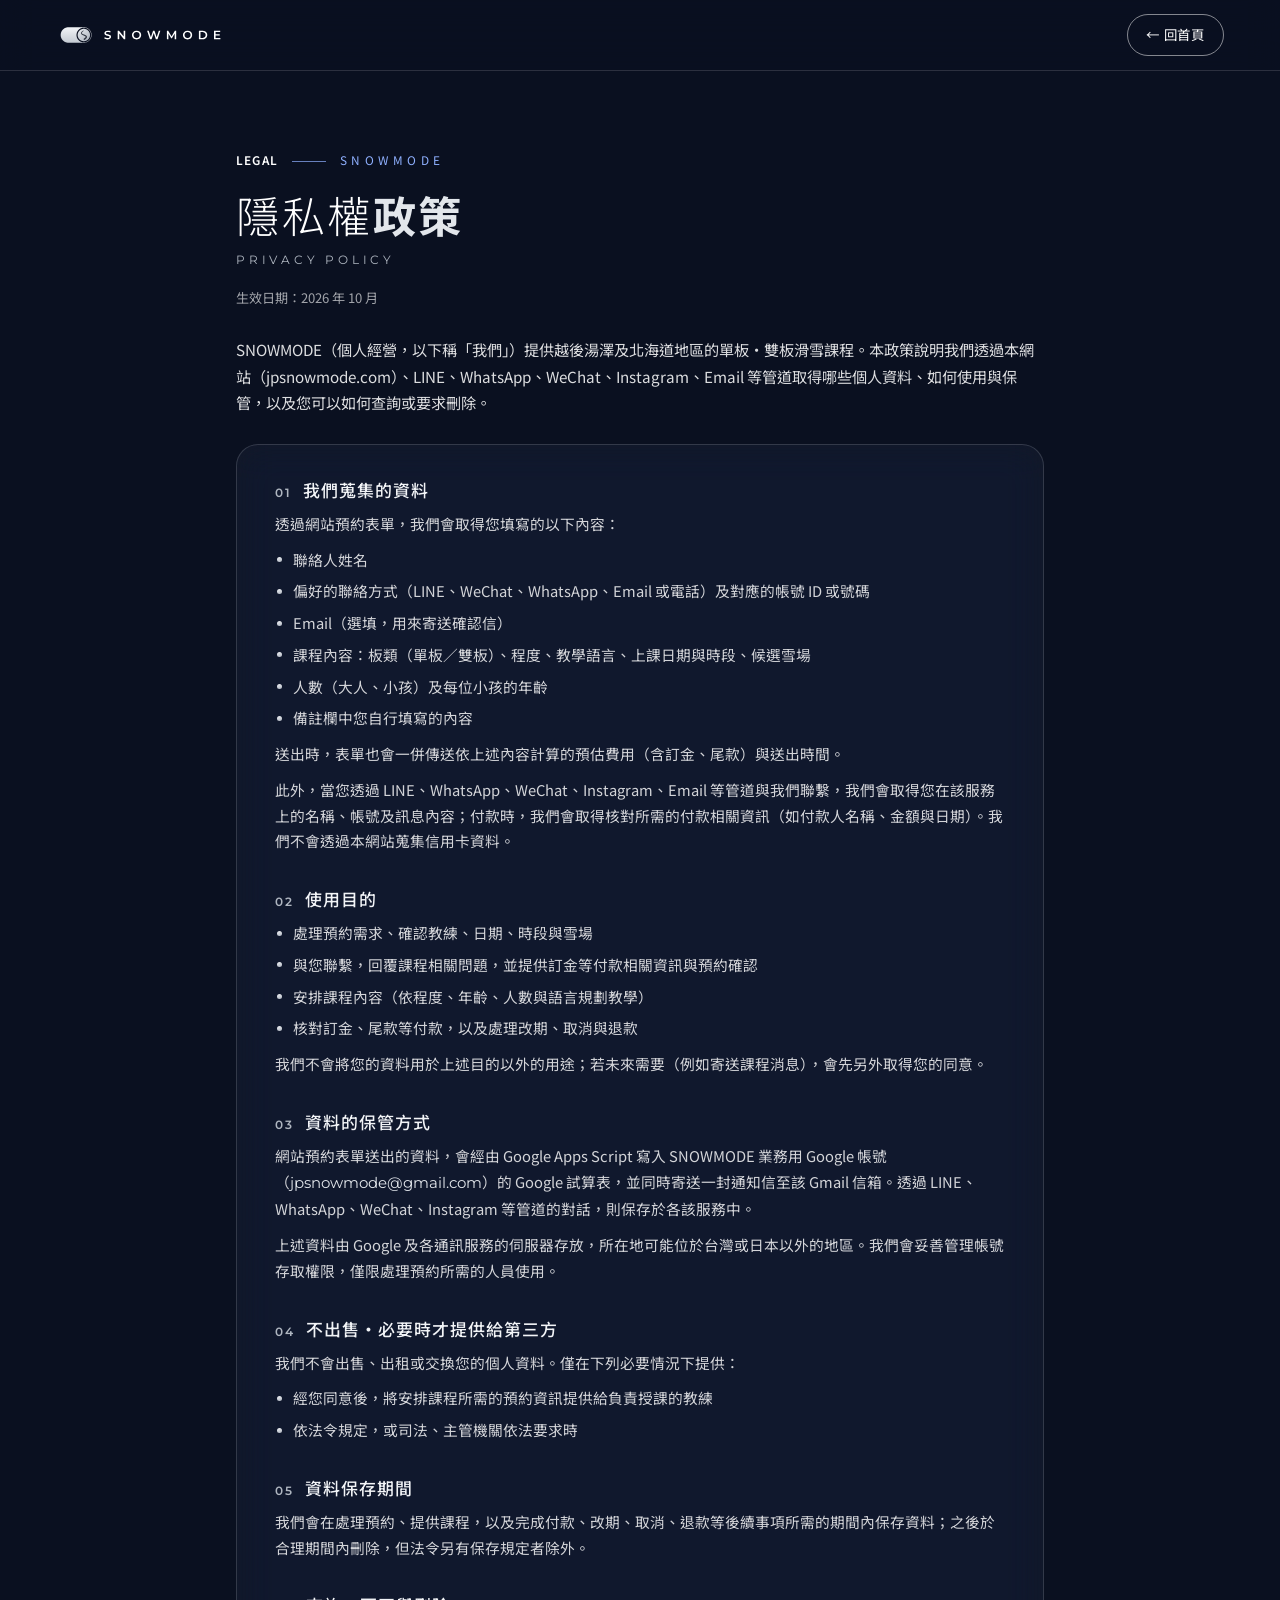
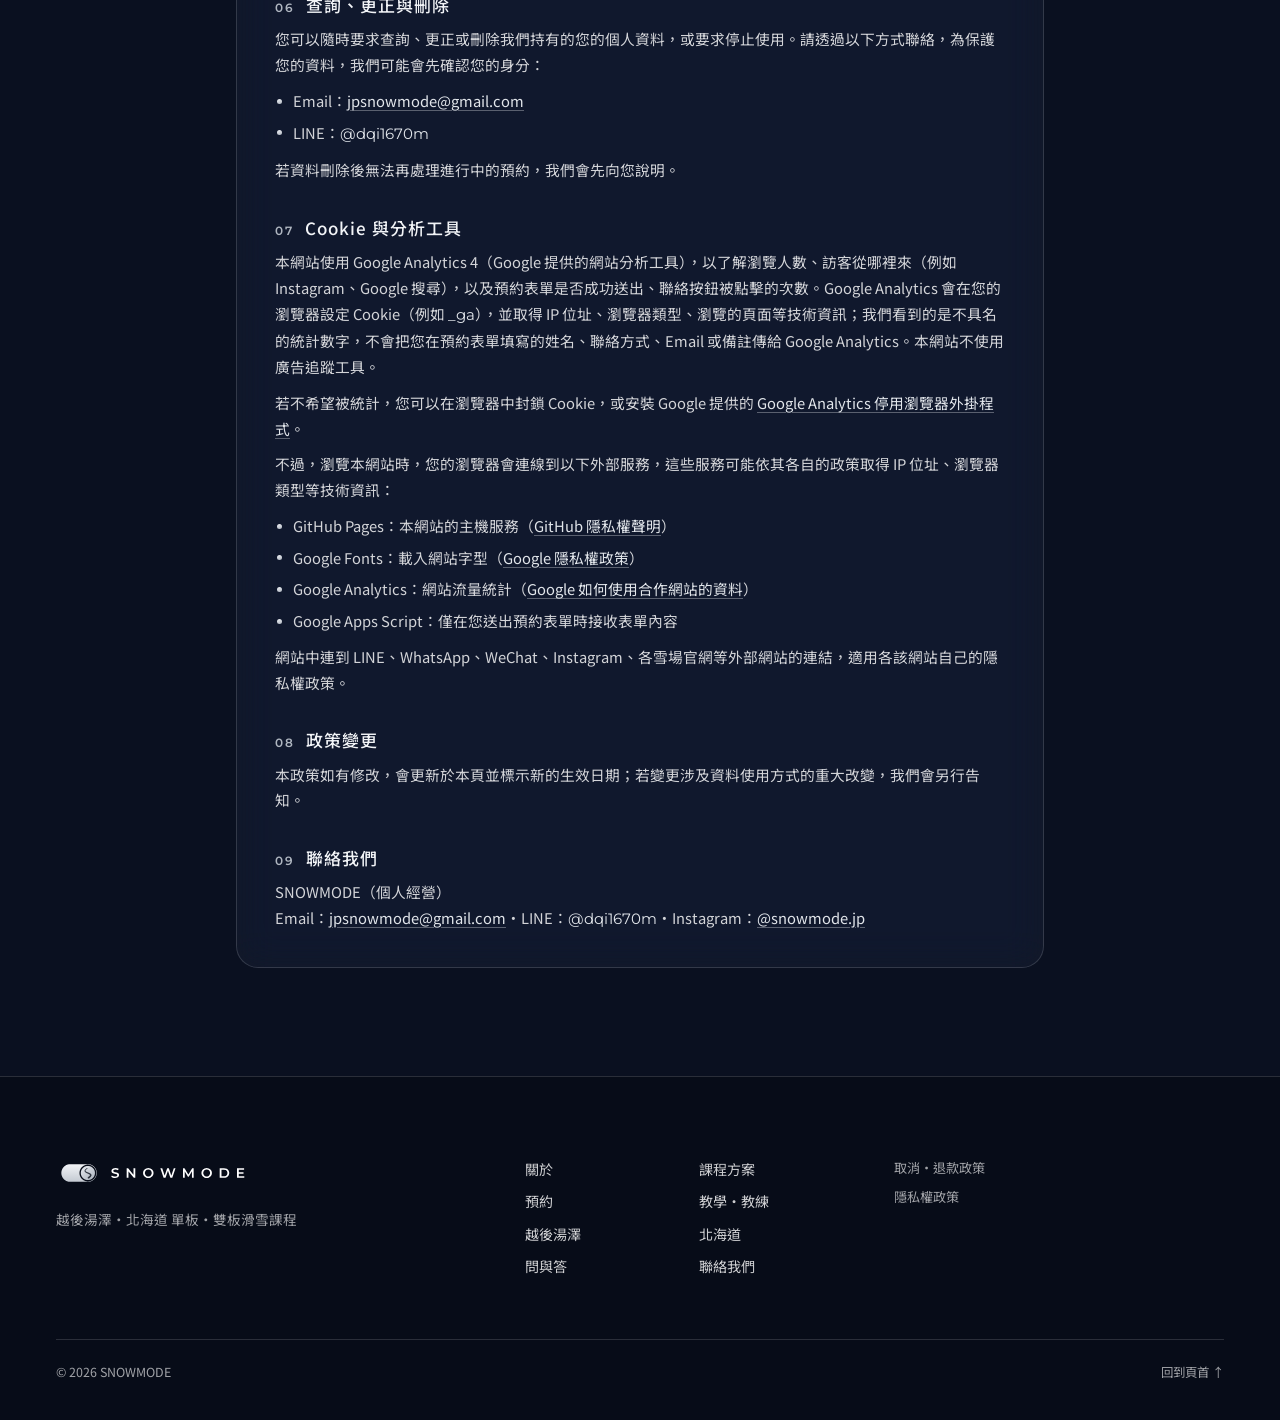
<file: privacy.html>
<!DOCTYPE html>
<html lang="zh-Hant-TW">
<head>
<meta charset="UTF-8">
<meta name="viewport" content="width=device-width, initial-scale=1.0">
<!-- Google tag (gtag.js) -->
<script async src="https://www.googletagmanager.com/gtag/js?id=G-LVQTKBTQY5"></script>
<script>
  window.dataLayer = window.dataLayer || [];
  function gtag(){dataLayer.push(arguments);}
  gtag('js', new Date());

  gtag('config', 'G-LVQTKBTQY5');
</script>
<title>隱私權政策｜SNOWMODE 滑雪學校</title>
<meta name="theme-color" content="#0a1020">
<link rel="icon" type="image/svg+xml" href="img/logo/c-carve-favicon.svg?v=full">
<link rel="icon" type="image/png" sizes="32x32" href="img/logo/c-carve-favicon-32.png?v=full">
<link rel="apple-touch-icon" sizes="180x180" href="img/logo/apple-touch-icon.png?v=full">
<link rel="icon" type="image/png" sizes="48x48" href="img/logo/favicon-48.png?v=full">
<link rel="icon" type="image/png" sizes="96x96" href="img/logo/favicon-96.png?v=full">
<link rel="icon" type="image/png" sizes="192x192" href="img/logo/favicon-192.png?v=full">
<link rel="icon" href="/favicon.ico?v=full" sizes="any">
<link rel="preconnect" href="https://fonts.googleapis.com">
<link rel="preconnect" href="https://fonts.gstatic.com" crossorigin>
<link href="https://fonts.googleapis.com/css2?family=Montserrat:wght@200;300;400;600;700&family=Noto+Sans+TC:wght@300;400;500;700&display=swap" rel="stylesheet">
<link rel="stylesheet" href="style.css?v=audit1">
<link rel="stylesheet" href="legal.css?v=1">
</head>
<body>
<header class="nav solid lg-nav" id="nav">
  <a class="brand" href="index.html" aria-label="SNOWMODE 回到首頁"><img src="img/logo/c-carve-lockup-dark.svg?v=silver" alt="SNOWMODE" width="165" height="28"></a>
  <a class="lg-home" href="index.html">← 回首頁</a>
</header>
<main>
<article class="sec lg" aria-labelledby="pp-title">
  <p class="kicker"><span>LEGAL</span>SNOWMODE</p>
  <h1 id="pp-title">隱私權<b>政策</b><small>Privacy Policy</small></h1>
  <p class="lg-meta">生效日期：2026 年 10 月</p>
  <p class="lg-lead">SNOWMODE（個人經營，以下稱「我們」）提供越後湯澤及北海道地區的單板・雙板滑雪課程。本政策說明我們透過本網站（jpsnowmode.com）、LINE、WhatsApp、WeChat、Instagram、Email 等管道取得哪些個人資料、如何使用與保管，以及您可以如何查詢或要求刪除。</p>

  <div class="glass lg-card">
    <h2><span>01</span>我們蒐集的資料</h2>
    <p>透過網站預約表單，我們會取得您填寫的以下內容：</p>
    <ul>
      <li>聯絡人姓名</li>
      <li>偏好的聯絡方式（LINE、WeChat、WhatsApp、Email 或電話）及對應的帳號 ID 或號碼</li>
      <li>Email（選填，用來寄送確認信）</li>
      <li>課程內容：板類（單板／雙板）、程度、教學語言、上課日期與時段、候選雪場</li>
      <li>人數（大人、小孩）及每位小孩的年齡</li>
      <li>備註欄中您自行填寫的內容</li>
    </ul>
    <p>送出時，表單也會一併傳送依上述內容計算的預估費用（含訂金、尾款）與送出時間。</p>
    <p>此外，當您透過 LINE、WhatsApp、WeChat、Instagram、Email 等管道與我們聯繫，我們會取得您在該服務上的名稱、帳號及訊息內容；付款時，我們會取得核對所需的付款相關資訊（如付款人名稱、金額與日期）。我們不會透過本網站蒐集信用卡資料。</p>

    <h2><span>02</span>使用目的</h2>
    <ul>
      <li>處理預約需求、確認教練、日期、時段與雪場</li>
      <li>與您聯繫，回覆課程相關問題，並提供訂金等付款相關資訊與預約確認</li>
      <li>安排課程內容（依程度、年齡、人數與語言規劃教學）</li>
      <li>核對訂金、尾款等付款，以及處理改期、取消與退款</li>
    </ul>
    <p>我們不會將您的資料用於上述目的以外的用途；若未來需要（例如寄送課程消息），會先另外取得您的同意。</p>

    <h2><span>03</span>資料的保管方式</h2>
    <p>網站預約表單送出的資料，會經由 Google Apps Script 寫入 SNOWMODE 業務用 Google 帳號（<code>jpsnowmode@gmail.com</code>）的 Google 試算表，並同時寄送一封通知信至該 Gmail 信箱。透過 LINE、WhatsApp、WeChat、Instagram 等管道的對話，則保存於各該服務中。</p>
    <p>上述資料由 Google 及各通訊服務的伺服器存放，所在地可能位於台灣或日本以外的地區。我們會妥善管理帳號存取權限，僅限處理預約所需的人員使用。</p>

    <h2><span>04</span>不出售・必要時才提供給第三方</h2>
    <p>我們不會出售、出租或交換您的個人資料。僅在下列必要情況下提供：</p>
    <ul>
      <li>經您同意後，將安排課程所需的預約資訊提供給負責授課的教練</li>
      <li>依法令規定，或司法、主管機關依法要求時</li>
    </ul>

    <h2><span>05</span>資料保存期間</h2>
    <p>我們會在處理預約、提供課程，以及完成付款、改期、取消、退款等後續事項所需的期間內保存資料；之後於合理期間內刪除，但法令另有保存規定者除外。</p>

    <h2><span>06</span>查詢、更正與刪除</h2>
    <p>您可以隨時要求查詢、更正或刪除我們持有的您的個人資料，或要求停止使用。請透過以下方式聯絡，為保護您的資料，我們可能會先確認您的身分：</p>
    <ul>
      <li>Email：<a href="mailto:jpsnowmode@gmail.com">jpsnowmode@gmail.com</a></li>
      <li>LINE：<code>@dqi1670m</code></li>
    </ul>
    <p>若資料刪除後無法再處理進行中的預約，我們會先向您說明。</p>

    <h2><span>07</span>Cookie 與分析工具</h2>
    <p>本網站使用 Google Analytics 4（Google 提供的網站分析工具），以了解瀏覽人數、訪客從哪裡來（例如 Instagram、Google 搜尋），以及預約表單是否成功送出、聯絡按鈕被點擊的次數。Google Analytics 會在您的瀏覽器設定 Cookie（例如 <code>_ga</code>），並取得 IP 位址、瀏覽器類型、瀏覽的頁面等技術資訊；我們看到的是不具名的統計數字，不會把您在預約表單填寫的姓名、聯絡方式、Email 或備註傳給 Google Analytics。本網站不使用廣告追蹤工具。</p>
    <p>若不希望被統計，您可以在瀏覽器中封鎖 Cookie，或安裝 Google 提供的 <a href="https://tools.google.com/dlpage/gaoptout" target="_blank" rel="noopener">Google Analytics 停用瀏覽器外掛程式</a>。</p>
    <p>不過，瀏覽本網站時，您的瀏覽器會連線到以下外部服務，這些服務可能依其各自的政策取得 IP 位址、瀏覽器類型等技術資訊：</p>
    <ul>
      <li>GitHub Pages：本網站的主機服務（<a href="https://docs.github.com/site-policy/privacy-policies/github-general-privacy-statement" target="_blank" rel="noopener">GitHub 隱私權聲明</a>）</li>
      <li>Google Fonts：載入網站字型（<a href="https://policies.google.com/privacy" target="_blank" rel="noopener">Google 隱私權政策</a>）</li>
      <li>Google Analytics：網站流量統計（<a href="https://policies.google.com/technologies/partner-sites" target="_blank" rel="noopener">Google 如何使用合作網站的資料</a>）</li>
      <li>Google Apps Script：僅在您送出預約表單時接收表單內容</li>
    </ul>
    <p>網站中連到 LINE、WhatsApp、WeChat、Instagram、各雪場官網等外部網站的連結，適用各該網站自己的隱私權政策。</p>

    <h2><span>08</span>政策變更</h2>
    <p>本政策如有修改，會更新於本頁並標示新的生效日期；若變更涉及資料使用方式的重大改變，我們會另行告知。</p>

    <h2><span>09</span>聯絡我們</h2>
    <p>SNOWMODE（個人經營）<br>Email：<a href="mailto:jpsnowmode@gmail.com">jpsnowmode@gmail.com</a>・LINE：<code>@dqi1670m</code>・Instagram：<a href="https://www.instagram.com/snowmode.jp/" target="_blank" rel="noopener">@snowmode.jp</a></p>
  </div>
</article>
</main>

<footer class="foot">
  <div class="wrap foot-grid">
    <div>
      <a class="foot-brand" href="index.html" aria-label="SNOWMODE 回到首頁"><img src="img/logo/c-carve-lockup-dark.svg?v=silver" alt="SNOWMODE" width="188" height="32"></a>
      <p class="foot-desc">越後湯澤・北海道 單板・雙板滑雪課程</p>
    </div>
    <nav aria-label="頁尾導覽"><a href="index.html#about">關於</a><a href="index.html#lessons">課程方案</a><a href="index.html#booking">預約</a><a href="index.html#method">教學・教練</a><a href="index.html#yuzawa">越後湯澤</a><a href="index.html#hokkaido">北海道</a><a href="index.html#faq">問與答</a><a href="index.html#contact">聯絡我們</a></nav>
    <div class="foot-legal">
      <p><a href="index.html#faq">取消・退款政策</a></p>
      <p><a href="privacy.html">隱私權政策</a></p>
    </div>
  </div>
  <div class="wrap foot-bottom">
    <p>© 2026 SNOWMODE</p>
    <a href="#nav">回到頁首 ↑</a>
  </div>
</footer>
</body>
</html>
</file>
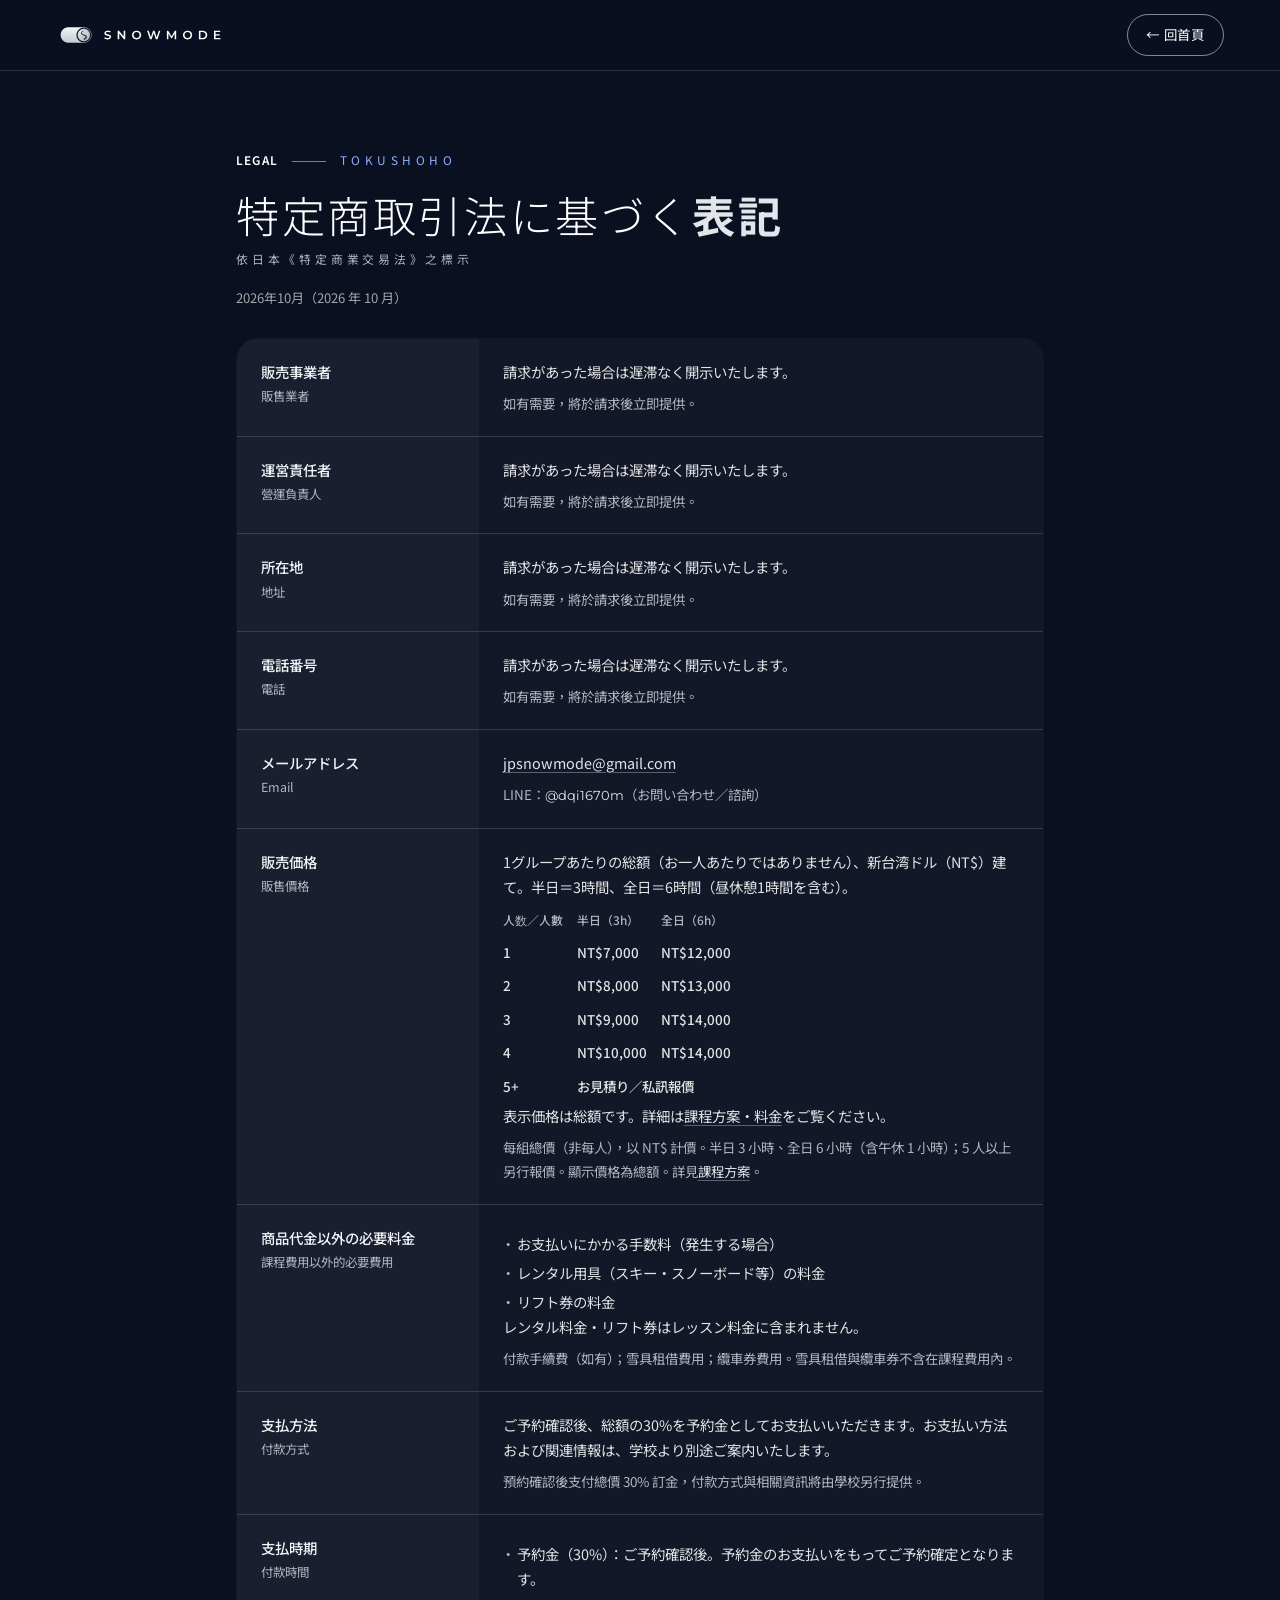
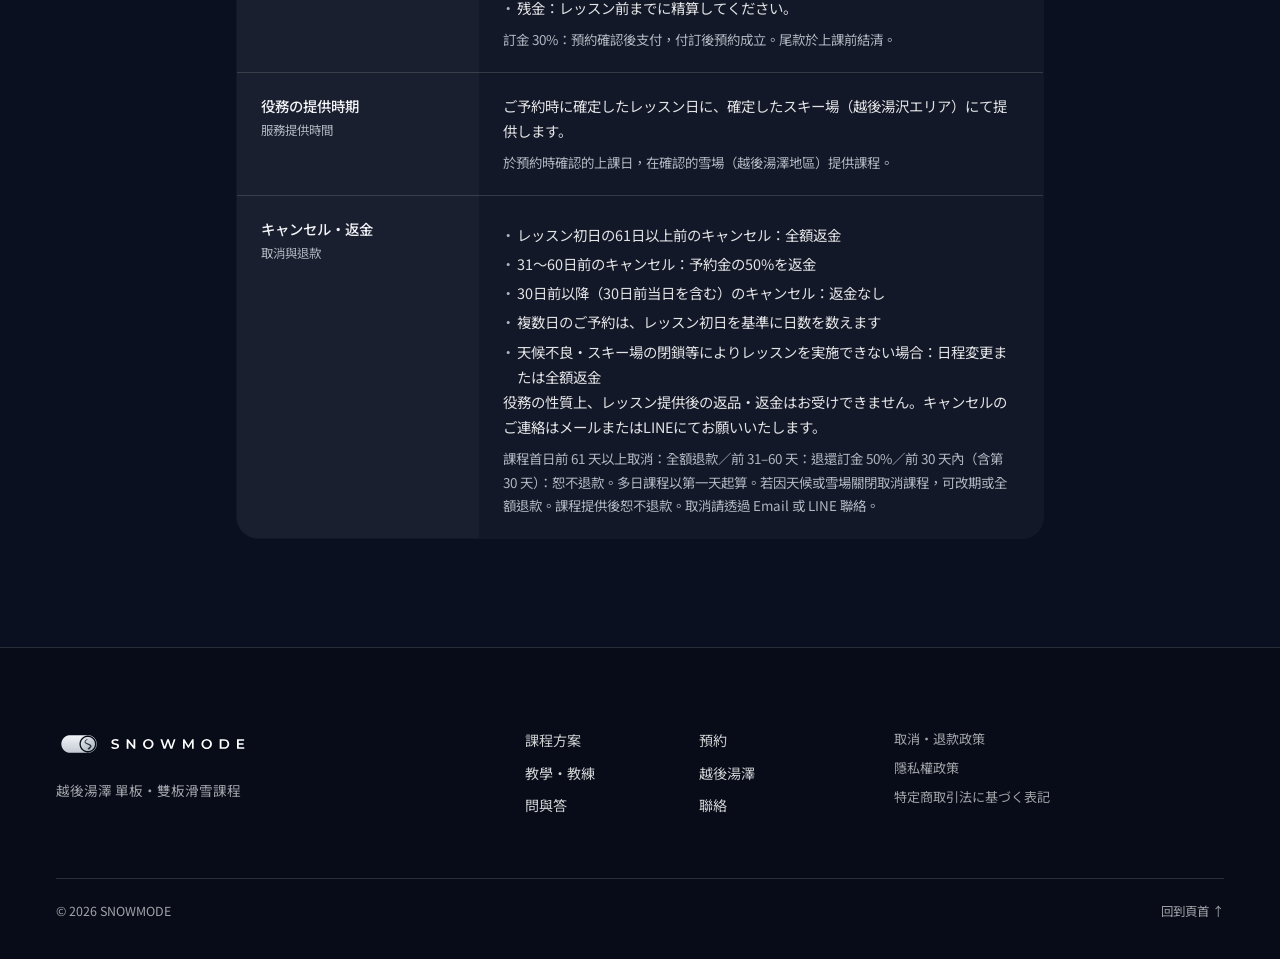
<file: tokushoho.html>
<!DOCTYPE html>
<html lang="ja">
<head>
<meta charset="UTF-8">
<meta name="viewport" content="width=device-width, initial-scale=1.0">
<!-- Google tag (gtag.js) -->
<script async src="https://www.googletagmanager.com/gtag/js?id=G-LVQTKBTQY5"></script>
<script>
  window.dataLayer = window.dataLayer || [];
  function gtag(){dataLayer.push(arguments);}
  gtag('js', new Date());

  gtag('config', 'G-LVQTKBTQY5');
</script>
<!-- PREVIEW: not linked from index.html yet; noindex until Jay approves -->
<meta name="robots" content="noindex, nofollow">
<title>特定商取引法に基づく表記｜SNOWMODE</title>
<meta name="theme-color" content="#0a1020">
<link rel="icon" type="image/svg+xml" href="img/logo/c-carve-favicon.svg?v=full">
<link rel="icon" type="image/png" sizes="32x32" href="img/logo/c-carve-favicon-32.png?v=full">
<link rel="apple-touch-icon" sizes="180x180" href="img/logo/apple-touch-icon.png?v=full">
<link rel="icon" type="image/png" sizes="48x48" href="img/logo/favicon-48.png?v=full">
<link rel="icon" type="image/png" sizes="96x96" href="img/logo/favicon-96.png?v=full">
<link rel="icon" type="image/png" sizes="192x192" href="img/logo/favicon-192.png?v=full">
<link rel="icon" href="/favicon.ico?v=full" sizes="any">
<link rel="preconnect" href="https://fonts.googleapis.com">
<link rel="preconnect" href="https://fonts.gstatic.com" crossorigin>
<link href="https://fonts.googleapis.com/css2?family=Montserrat:wght@200;300;400;600;700&family=Noto+Sans+TC:wght@300;400;500;700&family=Noto+Sans+JP:wght@300;400;500;700&display=swap" rel="stylesheet">
<link rel="stylesheet" href="style.css?v=map3">
<link rel="stylesheet" href="legal.css?v=1">
</head>
<body>
<header class="nav solid lg-nav" id="nav">
  <a class="brand" href="index.html" aria-label="SNOWMODE 回到首頁"><img src="img/logo/c-carve-lockup-dark.svg?v=silver" alt="SNOWMODE" width="165" height="28"></a>
  <a class="lg-home" href="index.html">← 回首頁</a>
</header>
<main>
<article class="sec lg" aria-labelledby="tk-title">
  <p class="kicker"><span>LEGAL</span>TOKUSHOHO</p>
  <h1 id="tk-title">特定商取引法に基づく<b>表記</b><small lang="zh-Hant-TW">依日本《特定商業交易法》之標示</small></h1>
  <p class="lg-meta">2026年10月<span lang="zh-Hant-TW">（2026 年 10 月）</span></p>
  <table class="lg-table">
    <tbody>
      <tr>
        <th scope="row">販売事業者<span class="zh" lang="zh-Hant-TW">販售業者</span></th>
        <td><div class="ja">請求があった場合は遅滞なく開示いたします。</div><div class="zh" lang="zh-Hant-TW">如有需要，將於請求後立即提供。</div></td>
      </tr>
      <tr>
        <th scope="row">運営責任者<span class="zh" lang="zh-Hant-TW">營運負責人</span></th>
        <td><div class="ja">請求があった場合は遅滞なく開示いたします。</div><div class="zh" lang="zh-Hant-TW">如有需要，將於請求後立即提供。</div></td>
      </tr>
      <tr>
        <th scope="row">所在地<span class="zh" lang="zh-Hant-TW">地址</span></th>
        <td><div class="ja">請求があった場合は遅滞なく開示いたします。</div><div class="zh" lang="zh-Hant-TW">如有需要，將於請求後立即提供。</div></td>
      </tr>
      <tr>
        <th scope="row">電話番号<span class="zh" lang="zh-Hant-TW">電話</span></th>
        <td><div class="ja">請求があった場合は遅滞なく開示いたします。</div><div class="zh" lang="zh-Hant-TW">如有需要，將於請求後立即提供。</div></td>
      </tr>
      <tr>
        <th scope="row">メールアドレス<span class="zh" lang="zh-Hant-TW">Email</span></th>
        <td><div class="ja"><a href="mailto:jpsnowmode@gmail.com">jpsnowmode@gmail.com</a></div><div class="zh" lang="zh-Hant-TW">LINE：<code>@dqi1670m</code>（お問い合わせ／諮詢）</div></td>
      </tr>
      <tr>
        <th scope="row">販売価格<span class="zh" lang="zh-Hant-TW">販售價格</span></th>
        <td><div class="ja">1グループあたりの総額（お一人あたりではありません）、新台湾ドル（NT$）建て。半日＝3時間、全日＝6時間（昼休憩1時間を含む）。<table class="lg-price"><thead><tr><th>人数／人數</th><th>半日（3h）</th><th>全日（6h）</th></tr></thead><tbody>
<tr><td>1</td><td>NT$7,000</td><td>NT$12,000</td></tr>
<tr><td>2</td><td>NT$8,000</td><td>NT$13,000</td></tr>
<tr><td>3</td><td>NT$9,000</td><td>NT$14,000</td></tr>
<tr><td>4</td><td>NT$10,000</td><td>NT$14,000</td></tr>
<tr><td>5+</td><td colspan="2">お見積り／私訊報價</td></tr></tbody></table>表示価格は総額です。詳細は<a href="index.html#prices">課程方案・料金</a>をご覧ください。</div><div class="zh" lang="zh-Hant-TW">每組總價（非每人），以 NT$ 計價。半日 3 小時、全日 6 小時（含午休 1 小時）；5 人以上另行報價。顯示價格為總額。詳見<a href="index.html#prices">課程方案</a>。</div></td>
      </tr>
      <tr>
        <th scope="row">商品代金以外の必要料金<span class="zh" lang="zh-Hant-TW">課程費用以外的必要費用</span></th>
        <td><div class="ja"><ul><li>お支払いにかかる手数料（発生する場合）</li><li>レンタル用具（スキー・スノーボード等）の料金</li><li>リフト券の料金</li></ul>レンタル料金・リフト券はレッスン料金に含まれません。</div><div class="zh" lang="zh-Hant-TW">付款手續費（如有）；雪具租借費用；纜車券費用。雪具租借與纜車券不含在課程費用內。</div></td>
      </tr>
      <tr>
        <th scope="row">支払方法<span class="zh" lang="zh-Hant-TW">付款方式</span></th>
        <td><div class="ja">ご予約確認後、総額の30%を予約金としてお支払いいただきます。お支払い方法および関連情報は、学校より別途ご案内いたします。</div><div class="zh" lang="zh-Hant-TW">預約確認後支付總價 30% 訂金，付款方式與相關資訊將由學校另行提供。</div></td>
      </tr>
      <tr>
        <th scope="row">支払時期<span class="zh" lang="zh-Hant-TW">付款時間</span></th>
        <td><div class="ja"><ul><li>予約金（30%）：ご予約確認後。予約金のお支払いをもってご予約確定となります。</li><li>残金：レッスン前までに精算してください。</li></ul></div><div class="zh" lang="zh-Hant-TW">訂金 30%：預約確認後支付，付訂後預約成立。尾款於上課前結清。</div></td>
      </tr>
      <tr>
        <th scope="row">役務の提供時期<span class="zh" lang="zh-Hant-TW">服務提供時間</span></th>
        <td><div class="ja">ご予約時に確定したレッスン日に、確定したスキー場（越後湯沢エリア）にて提供します。</div><div class="zh" lang="zh-Hant-TW">於預約時確認的上課日，在確認的雪場（越後湯澤地區）提供課程。</div></td>
      </tr>
      <tr>
        <th scope="row">キャンセル・返金<span class="zh" lang="zh-Hant-TW">取消與退款</span></th>
        <td><div class="ja"><ul><li>レッスン初日の61日以上前のキャンセル：全額返金</li><li>31〜60日前のキャンセル：予約金の50%を返金</li><li>30日前以降（30日前当日を含む）のキャンセル：返金なし</li><li>複数日のご予約は、レッスン初日を基準に日数を数えます</li><li>天候不良・スキー場の閉鎖等によりレッスンを実施できない場合：日程変更または全額返金</li></ul>役務の性質上、レッスン提供後の返品・返金はお受けできません。キャンセルのご連絡はメールまたはLINEにてお願いいたします。</div><div class="zh" lang="zh-Hant-TW">課程首日前 61 天以上取消：全額退款／前 31–60 天：退還訂金 50%／前 30 天內（含第 30 天）：恕不退款。多日課程以第一天起算。若因天候或雪場關閉取消課程，可改期或全額退款。課程提供後恕不退款。取消請透過 Email 或 LINE 聯絡。</div></td>
      </tr>
    </tbody>
  </table>
</article>
</main>

<footer class="foot">
  <div class="wrap foot-grid">
    <div>
      <a class="foot-brand" href="index.html" aria-label="SNOWMODE 回到首頁"><img src="img/logo/c-carve-lockup-dark.svg?v=silver" alt="SNOWMODE" width="188" height="32"></a>
      <p class="foot-desc">越後湯澤 單板・雙板滑雪課程</p>
    </div>
    <nav aria-label="頁尾導覽"><a href="index.html#lessons">課程方案</a><a href="index.html#booking">預約</a><a href="index.html#method">教學・教練</a><a href="index.html#yuzawa">越後湯澤</a><a href="index.html#faq">問與答</a><a href="index.html#contact">聯絡</a></nav>
    <div class="foot-legal">
      <p><a href="index.html#faq">取消・退款政策</a></p>
      <p><a href="privacy.html">隱私權政策</a></p>
      <p><a href="tokushoho.html">特定商取引法に基づく表記</a></p>
    </div>
  </div>
  <div class="wrap foot-bottom">
    <p>© 2026 SNOWMODE</p>
    <a href="#nav">回到頁首 ↑</a>
  </div>
</footer>
</body>
</html>
</file>
<file: style.css>
/* SNOWMODE — style A "immersive photo" full site */
:root{
  --blue:#2f6bff; --blue-2:#8fb0ff; --blue-3:#cfdcff;
  --night:#0a1020; --night-2:#0d1629; --night-3:#111c34;
  --line:rgba(255,255,255,.14); --line-2:rgba(255,255,255,.28);
  --mute:rgba(255,255,255,.62); --ok:#7fe0b2; --warn:#ffcf8a; --bad:#ff9a9a;
  --r:22px; --pad:56px; --max:1200px;
  --sans:"Noto Sans TC",system-ui,-apple-system,"PingFang TC","Microsoft JhengHei",sans-serif;
  --lat:"Montserrat","Noto Sans TC",sans-serif;
}
*{box-sizing:border-box;margin:0;padding:0}
html{scroll-behavior:smooth;scroll-padding-top:84px;-webkit-text-size-adjust:100%}
html,body{overflow-x:clip}
body{font-family:var(--sans);background:var(--night);color:#fff;line-height:1.75;-webkit-font-smoothing:antialiased}
ul,ol{list-style:none}
img{display:block;max-width:100%}
a{color:inherit;text-decoration:none}
button,input,select,textarea{font:inherit;color:inherit}
button{cursor:pointer}
[hidden]{display:none!important}
.sr-only{position:absolute;width:1px;height:1px;overflow:hidden;clip:rect(0 0 0 0);white-space:nowrap}
:focus-visible{outline:2px solid var(--blue-2);outline-offset:3px;border-radius:6px}
.skip{position:absolute;left:12px;top:-60px;z-index:100;background:var(--blue);padding:8px 14px;border-radius:999px}
.skip:focus{top:12px}
.wrap{max-width:var(--max);margin:0 auto}

/* ---------- buttons / shared ---------- */
.btn{display:inline-flex;align-items:center;justify-content:center;gap:8px;border-radius:999px;padding:12px 26px;font-weight:700;font-size:.95rem;border:1px solid transparent;transition:transform .2s,box-shadow .2s,background .2s,border-color .2s;white-space:nowrap}
.btn-main{background:var(--blue);color:#fff;box-shadow:0 10px 30px rgba(47,107,255,.45)}
.btn-main:hover{transform:translateY(-2px);box-shadow:0 14px 36px rgba(47,107,255,.6)}
.btn-main:disabled{opacity:.6;cursor:wait;transform:none}
.btn-ghost{background:transparent;border-color:var(--line-2);color:#fff;font-weight:500}
.btn-ghost:hover{border-color:#fff}
.glass{background:rgba(14,22,44,.5);backdrop-filter:blur(18px) saturate(140%);-webkit-backdrop-filter:blur(18px) saturate(140%);border:1px solid rgba(255,255,255,.18);border-radius:var(--r);box-shadow:0 30px 80px rgba(0,0,0,.35)}
.fine{font-size:.78rem;color:var(--mute)}
.ph{font-size:.82rem;color:var(--mute);margin-top:10px}
.lbl{font-size:.82rem;color:rgba(255,255,255,.8);margin:14px 0 8px}
.chips{display:flex;flex-wrap:wrap;gap:8px}
.chips label{position:relative}
.chips input,.opt input{position:absolute;opacity:0;pointer-events:none}
.chips span{display:inline-block;padding:8px 16px;border-radius:999px;border:1px solid rgba(255,255,255,.4);font-size:.9rem;transition:.2s;cursor:pointer}
.chips label:hover span{border-color:#fff}
.chips input:checked+span{background:#fff;color:var(--night);border-color:#fff;font-weight:500}
.chips input:focus-visible+span,.opt input:focus-visible+span{outline:2px solid var(--blue-2);outline-offset:2px}
.fld{display:flex;flex-direction:column;gap:6px;font-size:.82rem;color:rgba(255,255,255,.85);margin-top:14px;min-width:0}
.fld em,.agree em{color:var(--blue-2);font-style:normal}
.fld input,.fld select,.fld textarea{width:100%;min-width:0;background:rgba(255,255,255,.1);border:1px solid rgba(255,255,255,.28);color:#fff;border-radius:12px;padding:11px 12px;font-size:.95rem;transition:border-color .2s,background .2s}
.fld textarea{resize:vertical;min-height:84px}
.fld input:focus,.fld select:focus,.fld textarea:focus{outline:none;border-color:var(--blue-2);background:rgba(255,255,255,.14)}
.fld select option{color:#111;background:#fff}
.fld input::placeholder,.fld textarea::placeholder{color:rgba(255,255,255,.4)}
.fld input[type=date]{color-scheme:dark;min-height:46px}
.fld .invalid,.fld [aria-invalid=true]{border-color:var(--bad)!important}
.err{font-size:.76rem;color:var(--bad);min-height:0}
.err:empty{display:none}
.row2{display:grid;grid-template-columns:1fr 1fr;gap:0 14px}

/* ---------- header ---------- */
.nav{position:fixed;top:0;left:0;right:0;z-index:50;display:flex;align-items:center;gap:32px;padding:24px var(--pad);transition:background .3s,padding .3s,border-color .3s;border-bottom:1px solid transparent}
.nav.solid{background:rgba(10,16,32,.72);backdrop-filter:blur(16px);-webkit-backdrop-filter:blur(16px);padding-top:14px;padding-bottom:14px;border-bottom-color:var(--line)}
.brand{font-family:var(--lat);font-weight:400;letter-spacing:.42em;font-size:1rem;white-space:nowrap;display:inline-flex;align-items:center;position:relative;z-index:2}
.brand b{font-weight:700}
.brand img{height:28px;width:auto}
.links{display:flex;gap:28px;margin-left:auto;font-size:.9rem}
.links a{opacity:.88;transition:opacity .2s;position:relative}
.links a:hover{opacity:1}
.links a::after{content:"";position:absolute;left:0;right:0;bottom:-6px;height:1px;background:var(--blue-2);transform:scaleX(0);transition:transform .25s}
.links a:hover::after{transform:scaleX(1)}
.links .menu-cta{display:none}
.nav-cta{border:1px solid rgba(255,255,255,.6);padding:9px 22px;border-radius:999px;font-size:.88rem;transition:.2s;white-space:nowrap}
.nav-cta:hover{background:#fff;color:var(--night)}
.menu-btn{display:none;position:relative;z-index:2;width:44px;height:44px;border-radius:50%;border:1px solid rgba(255,255,255,.5);background:rgba(10,16,32,.25);margin-left:auto}
.menu-btn span{position:absolute;left:13px;right:13px;height:1.5px;background:#fff;transition:transform .3s,top .3s}
.menu-btn span:first-child{top:17px}.menu-btn span:last-child{top:25px}
.menu-open .menu-btn span:first-child{top:21px;transform:rotate(45deg)}
.menu-open .menu-btn span:last-child{top:21px;transform:rotate(-45deg)}

/* ---------- hero ---------- */
.hero{position:relative;min-height:100vh;min-height:100svh;display:grid;grid-template-columns:minmax(0,1fr) 400px;gap:56px;align-items:end;padding:130px var(--pad) 80px;overflow:hidden;isolation:isolate}
.hero-bg{position:absolute;inset:0;z-index:-2;background:url(img/hero-yuzawa.jpg) center 45%/cover no-repeat;transform:scale(1.04);animation:heroZoom 18s ease-out both}
@keyframes heroZoom{from{transform:scale(1.12)}to{transform:scale(1.04)}}
.hero::after{content:"";position:absolute;inset:0;z-index:-1;background:linear-gradient(180deg,rgba(10,16,32,.55) 0%,rgba(10,16,32,.1) 35%,rgba(10,16,32,.35) 65%,rgba(10,16,32,1) 100%),linear-gradient(90deg,rgba(10,16,32,.6),transparent 60%)}
.eyebrow{font-family:var(--lat);font-size:.76rem;letter-spacing:.4em;color:var(--blue-3);margin-bottom:18px;text-shadow:0 1px 8px rgba(0,0,0,.4)}
.hero h1{font-family:var(--lat);font-weight:200;font-size:clamp(2.6rem,6.2vw,7rem);letter-spacing:.1em;line-height:1;text-shadow:0 10px 40px rgba(0,0,0,.25)}
.hero h1 b{font-weight:700}
.lead{font-size:clamp(1.1rem,2vw,1.45rem);font-weight:300;margin-top:22px;max-width:30em;text-shadow:0 2px 16px rgba(0,0,0,.35)}
.note{font-size:.78rem;opacity:.65;margin-top:6px}
.facts{display:flex;flex-wrap:wrap;gap:14px 38px;margin-top:40px;padding-top:22px;border-top:1px solid rgba(255,255,255,.25);font-size:.86rem}
.facts dt{font-family:var(--lat);font-weight:600;font-size:.7rem;letter-spacing:.2em;color:var(--blue-2)}
.quick{padding:26px}
.quick-title{font-size:1.25rem;font-weight:700}
.mini-prog{display:flex;gap:14px;flex-wrap:wrap;font-size:.8rem;margin:10px 0 4px;padding-bottom:12px;border-bottom:1px solid rgba(255,255,255,.18)}
.mini-prog li{display:flex;align-items:center;gap:6px;opacity:.55}
.mini-prog li.on{opacity:1}
.mini-prog span{width:22px;height:22px;border-radius:50%;border:1px solid #fff;display:grid;place-items:center;font-size:.72rem}
.mini-prog li.on span{background:var(--blue);border-color:var(--blue)}
.quick-foot{display:flex;align-items:center;justify-content:space-between;gap:12px;margin-top:22px}
.quick-foot .fine{max-width:12em;line-height:1.5}
.scroll-cue{position:absolute;left:50%;bottom:22px;width:24px;height:38px;border:1px solid rgba(255,255,255,.5);border-radius:14px;transform:translateX(-50%)}
.scroll-cue span{position:absolute;left:50%;top:8px;width:2px;height:7px;margin-left:-1px;background:#fff;border-radius:2px;animation:cue 1.8s infinite}
@keyframes cue{0%{opacity:0;transform:translateY(0)}40%{opacity:1}100%{opacity:0;transform:translateY(10px)}}

/* ---------- sections ---------- */
.sec{padding:108px var(--pad);position:relative}
.sec-head{margin-bottom:44px}
.sec-head.split{display:flex;justify-content:space-between;align-items:end;gap:24px;flex-wrap:wrap}
.kicker{font-family:var(--lat);font-size:.74rem;letter-spacing:.38em;color:var(--blue-2);margin-bottom:14px;display:flex;align-items:center;gap:14px}
.kicker span{font-weight:600;color:#fff;letter-spacing:.1em}
.kicker span::after{content:"";display:inline-block;width:34px;height:1px;background:var(--blue-2);vertical-align:middle;margin-left:14px;opacity:.7}
.sec h2{font-weight:300;font-size:clamp(1.9rem,3.8vw,3rem);letter-spacing:.06em;line-height:1.3}
.sec h2 b{font-weight:700;color:var(--blue-2)}

/* lessons */
.lessons{background:linear-gradient(180deg,var(--night),var(--night-2))}
.lesson-intro{margin-bottom:40px;max-width:920px}
.lesson-lead{font-size:1.05rem;font-weight:300;line-height:1.9;color:rgba(255,255,255,.86);margin:0 0 28px;max-width:40em}
.lesson-points{display:grid;grid-template-columns:repeat(2,minmax(0,1fr));gap:16px;margin:0 0 22px;padding:0;list-style:none}
.lesson-points li{padding:22px 22px 20px;border-radius:var(--r);border:1px solid rgba(255,255,255,.12);background:linear-gradient(160deg,rgba(255,255,255,.07),rgba(255,255,255,.02))}
.lesson-points h3{font-size:1.05rem;margin:0 0 10px;letter-spacing:.04em}
.lesson-points p{margin:0;font-size:.92rem;line-height:1.75;color:rgba(255,255,255,.78)}
.lesson-points b{color:#fff;font-weight:600}
.lesson-scope{display:grid;grid-template-columns:repeat(2,minmax(0,1fr));gap:16px;margin:0 0 22px}
.lesson-inc,.lesson-exc{padding:20px 22px;border-radius:var(--r);border:1px solid rgba(255,255,255,.12);background:rgba(255,255,255,.04)}
.lesson-inc h3,.lesson-exc h3{font-size:.92rem;margin:0 0 12px;letter-spacing:.08em;color:var(--blue-2)}
.lesson-inc ul,.lesson-exc ul{margin:0;padding:0;list-style:none;display:grid;gap:8px}
.lesson-inc li,.lesson-exc li{position:relative;padding-left:16px;font-size:.9rem;line-height:1.55;color:rgba(255,255,255,.82)}
.lesson-inc li::before,.lesson-exc li::before{content:"";position:absolute;left:0;top:.55em;width:7px;height:7px;border-radius:50%}
.lesson-inc li::before{background:var(--blue-2)}
.lesson-exc li::before{background:rgba(255,255,255,.35)}
.lesson-next{font-size:.88rem;line-height:1.7;color:var(--mute);margin:0;max-width:42em}
.lesson-next a{color:#fff;text-decoration:underline;text-underline-offset:3px}
.lesson-next a:hover{color:var(--blue-2)}
@media (max-width:720px){
  .lesson-points,.lesson-scope{grid-template-columns:minmax(0,1fr)}
  .lesson-lead{font-size:.98rem}
  .lesson-points li{padding:18px 18px 16px}
}
/* ski/board switch (booking step 1) — styled after the silver c-carve logo (silver pill track + silver S-carve knob) */
.disc-switch{display:flex;align-items:center;gap:14px;flex-wrap:nowrap;max-width:100%;padding:4px 0}
.ds-label{display:inline-flex;align-items:baseline;gap:6px;font-size:.95rem;white-space:nowrap;color:rgba(255,255,255,.6);cursor:pointer;user-select:none;-webkit-user-select:none;transition:color .25s ease;padding:8px 0}
.ds-label small{font-family:var(--lat);font-size:.68rem;letter-spacing:.14em;opacity:.8}
.ds-label.on{color:#fff;font-weight:700;text-shadow:0 0 16px rgba(255,255,255,.55)}
.ds-label:hover{color:#fff}
.ds-track{position:relative;flex:none;width:76px;height:38px;border-radius:999px;padding:0;border:2px solid var(--line-2);background:rgba(255,255,255,.06);transition:background-color .25s ease,border-color .25s ease,box-shadow .25s ease}
.ds-track:hover{border-color:rgba(255,255,255,.5)}
.ds-track:focus-visible{outline:2px solid var(--blue-2);outline-offset:4px;border-radius:999px}
.ds-knob{position:absolute;top:2px;left:2px;width:30px;height:30px;border-radius:50%;box-shadow:0 2px 8px rgba(0,0,0,.4);transition:transform .25s cubic-bezier(.4,0,.2,1)}
.ds-knob img{display:block;width:100%;height:100%}
.disc-switch[data-state="雙板"] .ds-track{background:linear-gradient(180deg,#F2F4F7,#C4CAD2);border-color:rgba(255,255,255,.95);box-shadow:0 0 18px rgba(255,255,255,.35),0 0 4px rgba(255,255,255,.5),inset 0 1px 0 rgba(255,255,255,.9)}
.disc-switch[data-state="雙板"] .ds-knob{transform:translateX(38px);box-shadow:0 0 0 2px #0B0D10,0 2px 6px rgba(0,0,0,.3)}
@media (max-width:380px){.disc-switch{gap:10px}.ds-label small{display:none}}
.pkgs{display:grid;grid-template-columns:repeat(3,minmax(0,1fr));gap:22px}
.pkg{position:relative;display:flex;flex-direction:column;border-radius:var(--r);padding:32px 28px;background:linear-gradient(160deg,rgba(255,255,255,.08),rgba(255,255,255,.02));border:1px solid rgba(255,255,255,.12);transition:transform .25s,border-color .25s,box-shadow .25s}
.pkg:hover{transform:translateY(-4px);border-color:rgba(143,176,255,.5)}
.pkg.picked{border-color:var(--blue);box-shadow:0 0 0 1px var(--blue),0 20px 60px rgba(47,107,255,.3)}
.pkg-tag{line-height:0;margin:0}
.pkg-tag img{display:block;height:44px;width:auto}
.pkg h3{font-size:1.5rem;margin-top:14px}
.pkg-sub{font-size:.85rem;color:var(--mute)}
.pkg-desc{margin:14px 0;opacity:.88;font-size:.95rem}
.pkg-meta{display:flex;flex-wrap:wrap;gap:6px;font-size:.76rem}
.pkg-meta li{border:1px solid var(--line);border-radius:999px;padding:3px 10px;color:rgba(255,255,255,.75)}
.pkg-price{font-family:var(--lat);font-weight:600;font-size:1.8rem;margin:22px 0 18px;margin-top:auto;padding-top:22px}
.pkg-price small{font-family:var(--sans);font-weight:400;font-size:.78rem;color:var(--mute)}
.pkg-btn{width:100%;padding:12px;border-radius:999px;border:1px solid rgba(255,255,255,.4);background:transparent;color:#fff;font-weight:700;transition:.2s}
.pkg.picked .pkg-btn,.pkg-btn:hover{background:var(--blue);border-color:var(--blue)}

.prices{margin-top:34px;box-shadow:none;background:rgba(255,255,255,.04)}
.prices summary{list-style:none;display:flex;align-items:center;gap:16px;padding:22px 28px;cursor:pointer;flex-wrap:wrap}
.prices summary::-webkit-details-marker{display:none}
.pt-title{font-weight:700;font-size:1.1rem}
.pt-sub{font-size:.82rem;color:var(--mute)}
.pt-head{display:flex;flex-direction:column;gap:6px}
.pt-deadline{display:inline-flex;align-items:center;gap:10px;font-size:.78rem;font-weight:500;letter-spacing:.08em;color:var(--blue-2)}
.pt-deadline::before{content:"";width:18px;height:1px;background:var(--blue-2);opacity:.7}
.pt-deadline time{font-family:var(--lat);font-weight:600;letter-spacing:.06em;color:#fff}
.pt-ico{margin-left:auto;width:30px;height:30px;border-radius:50%;border:1px solid var(--line-2);position:relative;flex:none}
.pt-ico::before,.pt-ico::after{content:"";position:absolute;left:9px;right:9px;top:14px;height:1px;background:#fff;transition:transform .25s}
.pt-ico::after{transform:rotate(90deg)}
.prices[open] .pt-ico::after{transform:rotate(0)}
.pt-body{padding:0 28px 26px}
.pt-tabs{display:flex;gap:8px;flex-wrap:wrap;margin-bottom:16px}
.pt-tabs button{background:none;border:1px solid var(--line-2);border-radius:999px;padding:6px 16px;font-size:.85rem;color:#fff;transition:.2s}
.pt-tabs button.on{background:#fff;color:var(--night);border-color:#fff}
.table-scroll{overflow-x:auto;border-radius:14px;border:1px solid var(--line)}
.prices table{width:100%;border-collapse:collapse;font-size:.92rem;min-width:320px}
.prices th,.prices td{padding:14px 18px;text-align:left;border-bottom:1px solid var(--line)}
.prices tbody tr:last-child th,.prices tbody tr:last-child td{border-bottom:0}
.prices thead th{font-weight:500;font-size:.8rem;color:var(--blue-2);background:rgba(255,255,255,.04)}
.prices thead small{color:var(--mute);font-size:.72rem;margin-left:4px}
.prices td{font-family:var(--lat);font-weight:600}
.prices tbody th{font-weight:500}
.pt-note{font-size:.78rem;color:var(--mute);margin-top:14px}
.pt-note code{font-family:var(--lat);color:var(--blue-2)}
.prices tbody tr.pt-more td{font-family:var(--sans);font-weight:500;color:var(--blue-2)}
.prices+.prices{margin-top:22px}
.pt-tabs button small{font-size:.72rem;margin-left:4px;opacity:.72;font-weight:500}
.pt-panel[hidden]{display:none!important}
.prices table.hk{min-width:640px}
.prices table.hk td,.prices table.hk th{white-space:nowrap}
.prices table.hk thead th:not(:first-child){text-align:right}
.prices table.hk tbody th{text-align:left;font-weight:500}
.prices table.hk td{text-align:right;font-variant-numeric:tabular-nums;vertical-align:middle}
.price-cell{display:inline-flex;flex-direction:column;align-items:flex-end;gap:2px;line-height:1.25}
.price-cell .was{font-family:var(--lat);font-weight:500;font-size:.72rem;color:rgba(255,255,255,.42);text-decoration:line-through;text-decoration-thickness:1px;text-decoration-color:rgba(255,255,255,.45)}
.price-cell .now{font-family:var(--lat);font-weight:700;font-size:.95rem;color:#fff}
.hk-season{margin-top:18px;padding:16px 18px;border-radius:14px;border:1px solid var(--line);background:rgba(255,255,255,.03);font-size:.82rem;color:rgba(255,255,255,.82);line-height:1.7}
.hk-season strong{color:#fff;font-weight:600}
.hk-season ul{margin:8px 0 0;padding:0}
.hk-season li{display:flex;flex-wrap:wrap;gap:6px 14px;padding:4px 0;border-bottom:1px solid rgba(255,255,255,.06)}
.hk-season li:last-child{border-bottom:0}
.hk-season .lab{min-width:5.5em;color:var(--blue-2);font-weight:500}
.hk-season .dates{color:var(--mute);font-size:.78rem}
.hk-season .fee{font-family:var(--lat);font-weight:600;color:#fff;margin-left:auto}
.hk-season .hint{margin-top:10px;font-size:.76rem;color:var(--mute)}
.eb-hero{position:relative;overflow:hidden;display:flex;align-items:center;justify-content:space-between;gap:16px 28px;flex-wrap:nowrap;margin:0 0 22px;padding:26px 30px;border-radius:16px;border:1px solid rgba(143,176,255,.45);background:radial-gradient(120% 140% at 0% 0%,rgba(47,107,255,.38) 0%,rgba(47,107,255,0) 60%),linear-gradient(135deg,rgba(47,107,255,.22) 0%,rgba(14,22,44,.55) 70%);box-shadow:0 0 0 1px rgba(47,107,255,.18) inset,0 18px 50px rgba(47,107,255,.22)}
.eb-hero::after{content:"";position:absolute;inset:0;pointer-events:none;background:linear-gradient(115deg,transparent 40%,rgba(255,255,255,.07) 50%,transparent 60%)}
.eb-copy{display:flex;flex-direction:column;gap:8px;min-width:0;position:relative}
.eb-kicker{font-family:var(--lat);font-size:.72rem;font-weight:600;letter-spacing:.38em;color:var(--blue-2)}
.eb-title{margin:0;font-weight:700;line-height:1.1;letter-spacing:.08em;font-size:clamp(2rem,4.2vw,2.9rem);color:#fff;text-shadow:0 6px 30px rgba(47,107,255,.45)}
.eb-sub{margin:0;font-size:1.02rem;font-weight:500;letter-spacing:.06em;color:var(--blue-3)}
.eb-sub b,.eb-sub time{font-family:var(--lat);font-weight:700;color:#fff;letter-spacing:.04em}
.eb-badge{position:relative;flex:none;display:flex;flex-direction:column;align-items:center;justify-content:center;width:128px;height:128px;border-radius:50%;background:radial-gradient(circle at 30% 25%,#5b8cff 0%,var(--blue) 55%,#1d4fd6 100%);box-shadow:0 0 0 6px rgba(47,107,255,.18),0 14px 36px rgba(47,107,255,.5);color:#fff;line-height:1}
.eb-badge .n{font-family:var(--lat);font-weight:700;font-size:2.9rem;letter-spacing:-.02em}
.eb-badge .n small{font-family:var(--sans);font-size:1.25rem;font-weight:700;margin-left:2px}
.eb-badge .off{margin-top:6px;font-family:var(--lat);font-size:.7rem;font-weight:600;letter-spacing:.22em;opacity:.9}
.eb-badge--text .n{font-family:var(--sans);font-size:2.1rem;letter-spacing:.04em}
.eb-badge--text .off{font-size:.82rem;letter-spacing:.08em;margin-top:8px}
.est-note{font-size:.78rem;font-weight:500;color:var(--mute)}
@media (max-width:560px){
  .eb-hero{padding:20px 18px}
  .eb-title{font-size:1.9rem}
  .eb-sub{font-size:.92rem}
  .eb-badge{width:82px;height:82px;box-shadow:0 0 0 4px rgba(47,107,255,.18),0 10px 26px rgba(47,107,255,.5)}
  .eb-badge .n{font-size:1.85rem}
  .eb-badge .n small{font-size:.85rem}
  .eb-badge .off{font-size:.55rem;letter-spacing:.14em;margin-top:4px}
  .eb-badge--text .n{font-size:1.35rem}
  .eb-badge--text .off{font-size:.62rem;letter-spacing:.04em;margin-top:5px}
  .hk-season .fee{margin-left:0}
}

/* booking */
.booking{background:radial-gradient(1000px 500px at 85% 20%,rgba(47,107,255,.16),transparent 60%),linear-gradient(180deg,var(--night-2),var(--night))}
.book-grid{display:grid;grid-template-columns:minmax(0,.85fr) minmax(0,1.15fr);gap:64px;align-items:start}
.book-intro{position:sticky;top:110px}
.book-lead{margin:20px 0 28px;color:rgba(255,255,255,.8);max-width:28em}
.live{padding:22px 24px;box-shadow:none;margin-bottom:14px}
.live-title{font-family:var(--lat);font-size:.72rem;letter-spacing:.3em;color:var(--blue-2);margin-bottom:10px}
.live dl div{display:grid;grid-template-columns:4.5em 1fr;gap:10px;padding:7px 0;border-bottom:1px solid var(--line);font-size:.9rem}
.live dt{color:var(--mute)}
.live dd{overflow-wrap:anywhere;white-space:pre-line}
.live-price{display:flex;align-items:baseline;gap:10px;flex-wrap:wrap;margin-top:14px}
.live-price span{font-size:.82rem;color:var(--mute)}
.live-price strong{font-family:var(--lat);font-size:1.5rem}
.live-price small{font-size:.74rem;color:var(--mute)}
.wiz{padding:30px 32px;min-width:0}
.prog{display:grid;grid-template-columns:repeat(4,1fr);gap:8px;margin-bottom:6px}
.prog li{position:relative}
.prog button{width:100%;background:none;border:0;border-top:2px solid rgba(255,255,255,.18);padding:12px 0 0;display:flex;align-items:center;gap:8px;font-size:.85rem;color:rgba(255,255,255,.55);text-align:left;cursor:default;transition:.2s}
.prog span{width:24px;height:24px;border-radius:50%;border:1px solid currentColor;display:grid;place-items:center;font-size:.72rem;font-family:var(--lat);flex:none}
.prog li.on button{color:#fff;border-top-color:var(--blue)}
.prog li.on span{background:var(--blue);border-color:var(--blue)}
.prog li.done button{color:#fff;border-top-color:var(--blue-2);cursor:pointer}
.prog li.done span{background:rgba(143,176,255,.2);border-color:var(--blue-2)}
.step{border:0;display:none;min-width:0}
.step.on{display:block;animation:stepIn .35s ease}
@keyframes stepIn{from{opacity:0;transform:translateY(8px)}to{opacity:1;transform:none}}
.step-title{font-size:1.3rem;font-weight:700;padding-top:22px;margin-bottom:4px}
.hint{font-size:.85rem;color:var(--mute);margin-bottom:12px}
.opt3{display:grid;grid-template-columns:repeat(3,minmax(0,1fr));gap:10px}
.opt{position:relative;cursor:pointer}
.opt span{display:flex;flex-direction:column;gap:2px;height:100%;padding:14px 16px;border-radius:16px;border:1px solid rgba(255,255,255,.25);transition:.2s}
.opt b{font-size:1rem}.opt small{font-size:.76rem;color:var(--mute)}
.opt:hover span{border-color:rgba(255,255,255,.6)}
.opt input:checked+span{border-color:var(--blue);background:rgba(47,107,255,.18);box-shadow:0 0 0 1px var(--blue),0 10px 30px rgba(47,107,255,.25)}

.cal{border:1px solid var(--line);border-radius:18px;padding:14px 16px 16px;background:rgba(255,255,255,.03)}
.cal-head{display:flex;align-items:center;justify-content:space-between;margin-bottom:8px}
.cal-month{font-family:var(--lat);font-weight:600;letter-spacing:.08em}
.cal-nav{width:36px;height:36px;border-radius:50%;border:1px solid var(--line-2);background:none;font-size:1.2rem;line-height:1}
.cal-nav:disabled{opacity:.3;cursor:not-allowed}
.cal-dow,.cal-grid{display:grid;grid-template-columns:repeat(7,minmax(0,1fr));gap:4px;text-align:center}
.cal-dow span{font-size:.72rem;color:var(--mute);padding:4px 0}
.cal-grid button{aspect-ratio:1/1;max-height:46px;width:100%;border-radius:12px;border:1px solid transparent;background:none;font-family:var(--lat);font-size:.88rem;transition:.15s}
.cal-grid button:hover:not(:disabled){border-color:var(--line-2)}
.cal-grid button:disabled{opacity:.25;cursor:not-allowed}
.cal-grid button.today{border-color:rgba(143,176,255,.5)}
.cal-grid button[aria-pressed=true]{background:var(--blue);border-color:var(--blue);box-shadow:0 6px 18px rgba(47,107,255,.45);font-weight:600}
.days{display:flex;flex-direction:column;gap:8px;margin-top:14px}
.days li{display:flex;align-items:center;gap:10px;padding:8px 8px 8px 14px;border:1px solid var(--line);border-radius:14px;background:rgba(255,255,255,.04);font-size:.9rem}
.days .d-date{font-family:var(--lat);font-weight:600;min-width:6.5em}
.days select{flex:1;min-width:0;background:rgba(255,255,255,.08);border:1px solid var(--line-2);border-radius:10px;padding:6px 8px;color:#fff;font-size:.85rem}
.days select option{color:#111;background:#fff}
.days .d-del{width:32px;height:32px;border-radius:50%;border:1px solid var(--line-2);background:none;flex:none}
.days .d-del:hover{border-color:var(--bad);color:var(--bad)}
.days-empty{font-size:.85rem;color:var(--mute);margin-top:12px}
.stepper{display:flex;align-items:center;border:1px solid rgba(255,255,255,.28);border-radius:12px;overflow:hidden;background:rgba(255,255,255,.1)}
.stepper button{width:46px;height:46px;border:0;background:none;font-size:1.2rem;flex:none}
.stepper button:hover{background:rgba(255,255,255,.08)}
.fld .stepper input{border:0;background:none;text-align:center;border-radius:0;padding:0;height:46px;-moz-appearance:textfield;appearance:textfield}
.stepper input::-webkit-outer-spin-button,.stepper input::-webkit-inner-spin-button{-webkit-appearance:none;margin:0}

.summary{display:grid;grid-template-columns:6em 1fr;border:1px solid var(--line);border-radius:16px;overflow:hidden;margin-top:12px}
.summary dt,.summary dd{padding:10px 14px;border-bottom:1px solid var(--line);font-size:.9rem}
.summary dt{color:var(--mute);background:rgba(255,255,255,.03)}
.summary dd{overflow-wrap:anywhere;white-space:pre-line}
.summary dt:last-of-type,.summary dd:last-of-type{border-bottom:0}
.est{display:flex;align-items:baseline;gap:12px;flex-wrap:wrap;margin-top:16px;padding:16px 18px;border-radius:16px;background:rgba(47,107,255,.14);border:1px solid rgba(47,107,255,.5)}
.est span{font-size:.85rem;color:rgba(255,255,255,.8)}
.est strong{font-family:var(--lat);font-size:1.6rem}
.est small{font-size:.76rem;color:var(--mute)}
.est small{flex-basis:100%}
.est small .est-basis{font-weight:400}
.est strong.is-quote,.live-price strong.is-quote{font-family:var(--sans);font-size:1.05rem;font-weight:700;line-height:1.5}
.agree{display:flex;gap:10px;align-items:flex-start;margin-top:16px;font-size:.85rem;color:rgba(255,255,255,.85);cursor:pointer}
.agree input{width:18px;height:18px;margin-top:3px;accent-color:var(--blue);flex:none}
.wiz-msg{font-size:.86rem;min-height:1.4em;margin-top:14px;color:var(--warn)}
.wiz-msg.ok{color:var(--ok)}
.wiz-nav{display:flex;justify-content:flex-end;gap:10px;margin-top:10px;flex-wrap:wrap}
.wiz-est{display:none}
.sent{text-align:center;padding:40px 10px 20px}
.sent:focus{outline:none}
.done-ico{width:64px;height:64px;margin:0 auto 18px;border-radius:50%;display:grid;place-items:center;background:var(--blue);font-size:1.8rem;box-shadow:0 12px 40px rgba(47,107,255,.5)}
.sent h3{font-size:1.4rem;margin-bottom:8px}
.sent b{font-family:var(--lat)}
.done-sub{font-size:.88rem;color:var(--mute);max-width:28em;margin:12px auto 22px}

/* photo bands */
.band{position:relative;height:min(78vh,680px);min-height:380px;display:flex;align-items:center;justify-content:center;text-align:center;overflow:hidden;isolation:isolate}
.band img{position:absolute;inset:0;width:100%;height:100%;object-fit:cover;z-index:-2}
.band::after{content:"";position:absolute;inset:0;z-index:-1;background:linear-gradient(180deg,var(--night) 0%,rgba(10,16,32,.25) 22%,rgba(10,16,32,.25) 70%,var(--night) 100%)}
.band-copy{padding:0 24px}
.band-eyebrow{font-family:var(--lat);font-size:.76rem;letter-spacing:.5em;color:var(--blue-3);margin-bottom:16px;text-shadow:0 1px 10px rgba(0,0,0,.5)}
.band-line{font-weight:300;font-size:clamp(1.7rem,4.2vw,3.2rem);letter-spacing:.12em;line-height:1.5;text-shadow:0 4px 30px rgba(0,0,0,.45)}
.band-night img{object-position:center 60%}
.band-cta::after{background:linear-gradient(180deg,var(--night) 0%,rgba(10,16,32,.45) 25%,rgba(10,16,32,.55) 75%,var(--night) 100%)}
.band-cta .btn{margin-top:30px}

/* method + coaches */
.method{background:var(--night)}
.method-grid{display:grid;grid-template-columns:minmax(0,.9fr) minmax(0,1.1fr);gap:72px;align-items:start}
.method-photo{margin-top:34px;border-radius:var(--r);overflow:hidden;border:1px solid var(--line);position:relative}
.method-photo img{width:100%;height:auto;aspect-ratio:4/3;object-fit:cover;filter:saturate(.85)}
.method-photo::after{content:"";position:absolute;inset:0;background:linear-gradient(180deg,transparent 50%,rgba(10,16,32,.5))}
.principles li{display:grid;grid-template-columns:72px 1fr;gap:18px;padding:30px 0;border-bottom:1px solid var(--line)}
.principles li:first-child{padding-top:6px}
.p-no{font-family:var(--lat);font-weight:200;font-size:2.4rem;line-height:1;color:var(--blue-2)}
.principles h3{font-size:1.25rem;margin-bottom:8px}
.principles p{color:rgba(255,255,255,.75);font-size:.95rem}
.coaches{margin-top:100px}
.coaches-head{display:flex;align-items:baseline;gap:18px;flex-wrap:wrap;margin-bottom:26px}
.coaches-head h3{font-weight:300;font-size:1.8rem;letter-spacing:.1em}
.coaches-head .ph{margin:0}
.coach-row{display:grid;grid-template-columns:repeat(4,minmax(0,1fr));gap:20px}
.coach{padding:26px 22px;border-radius:var(--r);border:1px solid var(--line);background:linear-gradient(160deg,rgba(255,255,255,.07),rgba(255,255,255,.015));transition:.25s}
.coach:hover{border-color:rgba(143,176,255,.5);box-shadow:0 20px 50px rgba(47,107,255,.18);transform:translateY(-3px)}
.avatar{width:100%;aspect-ratio:1/1;border-radius:16px;margin-bottom:18px;display:grid;place-items:center;font-family:var(--lat);font-weight:200;font-size:3.4rem;color:rgba(255,255,255,.85);background:radial-gradient(circle at 30% 20%,rgba(143,176,255,.45),transparent 55%),linear-gradient(160deg,#1a2a55,#0c1428);border:1px solid var(--line)}
.coach:nth-child(2) .avatar{background:radial-gradient(circle at 70% 25%,rgba(47,107,255,.5),transparent 55%),linear-gradient(160deg,#172449,#0b1226)}
.coach:nth-child(3) .avatar{background:radial-gradient(circle at 40% 80%,rgba(143,176,255,.4),transparent 55%),linear-gradient(160deg,#1c2c58,#0d1529)}
.coach:nth-child(4) .avatar{background:radial-gradient(circle at 80% 80%,rgba(47,107,255,.45),transparent 55%),linear-gradient(160deg,#16244a,#0a1122)}
.coach-name{font-weight:700;font-size:1.05rem}
.coach-role{font-size:.82rem;color:var(--blue-2);margin-bottom:8px}
.coach-bio,.coach-lang{font-size:.84rem;color:rgba(255,255,255,.7)}

/* yuzawa */
.yuzawa{background:linear-gradient(180deg,var(--night),var(--night-2))}
.yz-head{max-width:720px}
.yz-lead{font-size:1.1rem;font-weight:300;color:rgba(255,255,255,.85);margin-top:18px}
.yz-grid{display:grid;grid-template-columns:minmax(0,1.3fr) minmax(0,1fr);gap:56px;align-items:center}
.yz-facts{display:grid;grid-template-columns:1fr 1fr;gap:18px}
.yz-facts li{padding:26px 24px;border-radius:var(--r);border:1px solid var(--line);background:rgba(255,255,255,.035)}
.yz-k{font-family:var(--lat);font-size:.7rem;letter-spacing:.3em;color:var(--blue-2)}
.yz-facts h3{font-size:1.15rem;margin:6px 0 6px}
.yz-facts li p:last-child{font-size:.9rem;color:rgba(255,255,255,.72)}
.route{padding:22px;border-radius:var(--r);border:1px solid var(--line);background:radial-gradient(400px 260px at 80% 20%,rgba(47,107,255,.2),transparent 70%),rgba(255,255,255,.02)}
.route svg{width:100%;height:auto;display:block}
.route figcaption{font-size:.76rem;color:var(--mute);margin-top:6px}
.yz-fine{margin-top:28px}

/* voices */
.voices{background:var(--night-2)}
.sample-flag{font-size:.8rem;color:var(--warn);border:1px solid rgba(255,207,138,.4);border-radius:999px;padding:5px 14px}
.voice-row{display:grid;grid-template-columns:repeat(3,minmax(0,1fr));gap:22px}
.voice{position:relative;padding:34px 28px 26px;box-shadow:none;background:rgba(255,255,255,.04);display:flex;flex-direction:column}
.voice::before{content:"“";position:absolute;top:6px;right:22px;font-family:var(--lat);font-size:5rem;line-height:1;color:var(--blue);opacity:.35}
.badge{align-self:flex-start;font-size:.72rem;color:var(--warn);border:1px solid rgba(255,207,138,.45);border-radius:999px;padding:2px 10px;margin-bottom:16px}
.voice blockquote{font-size:1rem;font-weight:300;line-height:1.9;flex:1}
.who{margin-top:22px;padding-top:16px;border-top:1px solid var(--line);font-weight:700;font-size:.92rem}
.who small{display:block;font-weight:400;color:var(--mute);font-size:.78rem}

/* faq */
.faq{background:linear-gradient(180deg,var(--night-2),var(--night))}
.faq-grid{display:grid;grid-template-columns:minmax(0,1.25fr) minmax(0,1fr);gap:64px;align-items:start}
.qa details{border-bottom:1px solid var(--line)}
.qa details:first-child{border-top:1px solid var(--line)}
.qa summary{list-style:none;cursor:pointer;padding:20px 44px 20px 0;position:relative;font-weight:500}
.qa summary::-webkit-details-marker{display:none}
.qa summary::after{content:"+";position:absolute;right:6px;top:50%;transform:translateY(-50%);font-family:var(--lat);font-weight:300;font-size:1.5rem;color:var(--blue-2);transition:transform .25s}
.qa details[open] summary::after{transform:translateY(-50%) rotate(45deg)}
.qa details p{padding:0 44px 22px 0;color:rgba(255,255,255,.75);font-size:.94rem}
.after{padding:32px 30px;border-radius:var(--r);border:1px solid var(--line);background:rgba(255,255,255,.035);position:sticky;top:110px}
.after h3{font-size:1.3rem;margin-bottom:22px}
.timeline{position:relative;margin-bottom:16px}
.timeline li{position:relative;padding:0 0 22px 40px;counter-increment:tl}
.timeline li::before{content:counter(tl);position:absolute;left:0;top:0;width:26px;height:26px;border-radius:50%;border:1px solid var(--blue-2);display:grid;place-items:center;font-family:var(--lat);font-size:.74rem;background:var(--night-2)}
.timeline li::after{content:"";position:absolute;left:13px;top:28px;bottom:2px;width:1px;background:linear-gradient(var(--blue-2),transparent)}
.timeline li:last-child::after{display:none}
.timeline li:last-child{padding-bottom:0}
.timeline li:first-child::before{background:var(--blue);border-color:var(--blue)}
.timeline b{display:block;font-size:1rem}
.timeline p{font-size:.86rem;color:rgba(255,255,255,.7)}
.timeline{counter-reset:tl}

/* contact */
.contact{background:var(--night)}
.ct-grid{display:grid;grid-template-columns:minmax(0,1fr) minmax(0,1.1fr);gap:28px;align-items:stretch}
.line-card{position:relative;padding:36px 34px;background:radial-gradient(500px 300px at 100% 0%,rgba(47,107,255,.3),transparent 70%),rgba(14,22,44,.6);box-shadow:0 30px 80px rgba(0,0,0,.35),0 0 0 1px rgba(47,107,255,.35)}
.line-k{font-family:var(--lat);font-size:.72rem;letter-spacing:.3em;color:var(--blue-2)}
.line-card h3{font-family:var(--lat);font-weight:600;font-size:2.6rem;letter-spacing:.1em;line-height:1.2;margin:4px 0 10px}
.line-id code,.ct-v code{font-family:var(--lat);font-weight:600}
.line-desc{color:rgba(255,255,255,.75);font-size:.92rem;margin:6px 0 24px;max-width:22em}
.qr{position:absolute;right:34px;top:36px;width:104px;height:104px;border-radius:14px;border:1px dashed rgba(255,255,255,.4);display:grid;place-items:center;text-align:center;font-size:.76rem;color:var(--mute);line-height:1.4;background:rgba(255,255,255,.04)}
.ct-list{display:flex;flex-direction:column;border-top:1px solid var(--line)}
.ct-list li{display:grid;grid-template-columns:7.5em minmax(0,1fr) auto;align-items:center;gap:14px;padding:20px 4px;border-bottom:1px solid var(--line);flex:1}
.ct-k{font-family:var(--lat);font-size:.8rem;letter-spacing:.14em;color:var(--blue-2)}
.ct-v{overflow-wrap:anywhere}
.ct-v small{color:var(--mute);font-size:.78rem;margin-left:4px}
.wechat-qr,.whatsapp-qr{grid-column:2/-1;justify-self:start;width:110px;height:110px;padding:6px;border-radius:12px;background:#fff;object-fit:contain;margin-top:2px}
.copy,.ct-a{border:1px solid var(--line-2);background:none;border-radius:999px;padding:7px 16px;font-size:.82rem;white-space:nowrap;transition:.2s}
.copy:hover,.ct-a:hover{background:#fff;color:var(--night);border-color:#fff}


/* contact card redesign */

.sec.contact-preview{padding-top:54px;padding-bottom:58px;min-height:100vh}
.contact-preview .sec-head{margin-bottom:28px}
.contact-card-grid{display:grid;grid-template-columns:repeat(4,minmax(0,1fr));gap:16px}
.contact-card{display:flex;flex-direction:column;min-width:0;padding:20px;border:1px solid rgba(226,230,235,.2);border-radius:18px;background:linear-gradient(155deg,rgba(242,244,247,.1),rgba(242,244,247,.035));box-shadow:0 18px 45px rgba(0,0,0,.25)}
.contact-card.is-recommended{border-color:rgba(143,176,255,.65);box-shadow:0 18px 45px rgba(0,0,0,.25),0 0 0 1px rgba(143,176,255,.14),0 0 26px rgba(47,107,255,.12)}
.contact-card-head{display:flex;align-items:center;gap:12px;min-height:50px}
.contact-card-head h3{font-family:var(--lat);font-size:1.15rem;letter-spacing:.08em;font-weight:600;line-height:1.2}
.contact-card-head p{font-size:.8rem;color:var(--mute);overflow-wrap:anywhere;line-height:1.45;margin-top:3px}
.contact-card-head code{font-family:var(--lat);font-weight:600;color:#fff}
.contact-card-icon{flex:none;width:42px;height:42px}
.contact-card-qr-space{display:grid;place-items:center;min-height:132px;margin:12px 0 14px;border-radius:12px;background:rgba(0,0,0,.13)}
.contact-card-qr{width:110px;height:110px;padding:5px;border-radius:12px;background:#fff;object-fit:contain}
.contact-card-note{text-align:center;font-family:var(--lat);font-size:.66rem;letter-spacing:.14em;line-height:1.6;color:var(--blue-2)}
.contact-card-actions{display:flex;align-items:center;justify-content:center;gap:8px;margin-top:auto}
.contact-card-action{display:inline-flex;align-items:center;justify-content:center;min-height:36px;padding:7px 13px;border:1px solid rgba(226,230,235,.34);border-radius:999px;background:rgba(242,244,247,.07);color:#fff;font-size:.78rem;white-space:nowrap;text-decoration:none;transition:.2s}
.contact-card-action:hover{background:#fff;color:var(--night);border-color:#fff}
.qr-toggle{display:none;border:0;background:none;color:var(--blue-2);font-size:.72rem;padding:6px 3px;white-space:nowrap}
.contact-card-qr-mobile{display:none}
.contact-email-row{display:grid;grid-template-columns:auto 1fr auto;align-items:center;gap:16px;margin-top:16px;padding:13px 18px;border:1px solid rgba(226,230,235,.18);border-radius:14px;background:rgba(242,244,247,.045)}
.contact-email-row>span{font-family:var(--lat);font-size:.76rem;letter-spacing:.16em;color:var(--blue-2)}
.contact-email-row>a:not(.contact-card-action){overflow-wrap:anywhere;color:rgba(255,255,255,.82)}
@media (max-width:1000px){.contact-card-grid{grid-template-columns:repeat(2,minmax(0,1fr));max-width:720px;margin:0 auto}}
@media (max-width:640px){
  .sec.contact-preview{padding-top:34px;padding-bottom:34px}
  .contact-preview .sec-head{margin-bottom:18px}
  .contact-card-grid{gap:10px}
  .contact-card{padding:13px 11px;border-radius:14px}
  .contact-card-head{gap:7px;min-height:42px;align-items:flex-start}
  .contact-card-icon{width:34px;height:34px}
  .contact-card-head h3{font-size:.92rem;letter-spacing:.04em}
  .contact-card-head p{font-size:.68rem;line-height:1.3;margin-top:2px}
  .contact-card-qr-space{min-height:0;margin:8px 0 7px;background:none}
  .contact-card-qr-space>.contact-card-qr{display:none}
  .contact-card-qr-space>.contact-card-note{font-size:.56rem;min-height:34px;display:grid;place-items:center}
  .contact-card-actions{gap:3px;flex-wrap:wrap}
  .contact-card-action{width:100%;min-height:31px;padding:5px 6px;font-size:.7rem}
  .qr-toggle{display:block}
  .contact-card-qr-mobile{margin-top:8px;justify-items:center}
  .contact-card-qr-mobile[hidden]{display:none}
  .contact-card-qr-mobile:not([hidden]){display:grid}
  .contact-card-qr-mobile .contact-card-qr{width:104px;height:104px}
  .contact-email-row{grid-template-columns:auto 1fr;gap:3px 10px;margin-top:10px;padding:10px 12px;font-size:.74rem}
  .contact-email-row .contact-card-action{grid-column:1/-1;width:auto;justify-self:start}
}
/* footer */
.foot{padding:80px var(--pad) 36px;border-top:1px solid var(--line);background:#070c18}
.foot-grid{display:grid;grid-template-columns:minmax(0,1.3fr) minmax(0,1fr) minmax(0,1fr);gap:40px}
.foot-word{font-family:var(--lat);font-weight:200;letter-spacing:.3em;font-size:clamp(1.6rem,3vw,2.3rem);line-height:1.2}
.foot-word b{font-weight:700}
.foot-desc{font-size:.85rem;color:var(--mute);margin-top:12px}
.foot nav{display:grid;grid-template-columns:1fr 1fr;gap:8px 20px;font-size:.88rem;align-content:start}
.foot nav a{opacity:.8}.foot nav a:hover{opacity:1;color:var(--blue-2)}
.foot-legal{font-size:.82rem;color:var(--mute);display:flex;flex-direction:column;gap:6px}
.foot-bottom{display:flex;justify-content:space-between;gap:16px;flex-wrap:wrap;margin-top:60px;padding-top:22px;border-top:1px solid var(--line);font-size:.78rem;color:var(--mute)}
.foot-bottom a:hover{color:#fff}

/* toast */
.toast{position:fixed;left:50%;bottom:28px;z-index:60;transform:translate(-50%,20px);opacity:0;pointer-events:none;background:rgba(14,22,44,.92);backdrop-filter:blur(12px);border:1px solid var(--line-2);padding:10px 20px;border-radius:999px;font-size:.88rem;transition:.3s;max-width:calc(100vw - 32px);text-align:center}
.toast.show{opacity:1;transform:translate(-50%,0)}

/* reveal */
.rv{opacity:0;transform:translateY(22px);transition:opacity .8s ease,transform .8s ease}
.rv.in{opacity:1;transform:none}

/* ---------- responsive ---------- */
@media (max-width:1100px){
  :root{--pad:36px}
  .links{gap:20px}
  .coach-row{grid-template-columns:repeat(2,minmax(0,1fr))}
  .book-grid{gap:40px}
}
@media (max-width:1000px){
  .hero{grid-template-columns:minmax(0,1fr);align-items:start;padding-top:120px;gap:40px}
  .quick{max-width:520px}
  .scroll-cue{display:none}
  .pkgs,.voice-row{grid-template-columns:minmax(0,1fr)}
  .pkgs{max-width:620px}
  .book-grid,.method-grid,.yz-grid,.faq-grid,.ct-grid{grid-template-columns:minmax(0,1fr)}
  .book-intro,.after{position:static}
  .live{display:none}
  .wiz-est{display:flex;align-items:baseline;justify-content:space-between;gap:12px;margin-top:6px;padding:10px 16px;border-radius:14px;background:rgba(255,255,255,.05);border:1px solid var(--line)}
  .wiz-est span{flex:none;font-size:.82rem;color:var(--mute)}
  .wiz-est strong{font-family:var(--lat);font-size:1.15rem;color:#E2E6EB;text-align:right}
  .wiz-est strong.is-quote{font-family:var(--sans);font-size:.92rem;font-weight:700;line-height:1.5}
  .step[data-step="4"].on ~ .wiz-est{display:none}
  .method-grid{gap:40px}
  .method-photo{max-width:620px}
  .route{max-width:560px}
  .sec{padding:96px var(--pad)}
}
@media (max-width:860px){
  .nav{gap:16px}
  .nav-cta{display:none}
  .menu-btn{display:block}
  .links{position:fixed;inset:0;z-index:1;flex-direction:column;justify-content:center;align-items:flex-start;gap:6px;padding:100px 32px 40px;margin:0;background:rgba(7,12,24,.97);backdrop-filter:blur(20px);-webkit-backdrop-filter:blur(20px);font-size:1.5rem;font-weight:300;letter-spacing:.08em;opacity:0;visibility:hidden;transition:opacity .3s,visibility .3s}
  .links a{padding:8px 0;opacity:1}
  .links a::after{display:none}
  .links .menu-cta{display:inline-flex;margin-top:24px;font-size:1rem;font-weight:700;letter-spacing:0;background:var(--blue);padding:12px 28px;border-radius:999px}
  .menu-open .links{opacity:1;visibility:visible}
  .menu-open .nav{background:transparent;backdrop-filter:none;border-bottom-color:transparent}
}
@media (max-width:640px){
  :root{--pad:20px;--r:18px}
  .nav{padding:16px var(--pad)}
  .nav.solid{padding-top:10px;padding-bottom:10px}
  .brand{letter-spacing:.3em;font-size:.92rem}
  .hero{padding:104px var(--pad) 56px;min-height:auto;gap:32px}
  .hero h1{font-size:10.8vw;letter-spacing:.03em}
  .hero::after{background:linear-gradient(180deg,rgba(10,16,32,.6) 0%,rgba(10,16,32,.35) 30%,rgba(10,16,32,.55) 55%,rgba(10,16,32,.85) 80%,var(--night) 100%)}
  .facts{text-shadow:0 1px 8px rgba(0,0,0,.6)}
  .band-powder img{object-position:68% center}
  .eyebrow{letter-spacing:.22em;font-size:.7rem}
  .facts{gap:12px 26px;margin-top:30px}
  .quick{padding:20px}
  .quick-foot{flex-direction:column;align-items:stretch}
  .quick-foot .fine{max-width:none;text-align:center;order:2}
  .sec{padding:80px var(--pad)}
  .sec-head{margin-bottom:32px}
  .pkg{padding:26px 22px}
  .prices summary{padding:18px 20px}
  .pt-body{padding:0 20px 20px}
  .prices th,.prices td{padding:12px 12px}
  .wiz{padding:22px 18px}
  .prog button{flex-direction:column;align-items:flex-start;gap:4px;font-size:.78rem}
  .opt3{grid-template-columns:minmax(0,1fr)}
  .opt span{flex-direction:row;align-items:baseline;gap:10px}
  .row2{grid-template-columns:minmax(0,1fr)}
  .cal{padding:12px 10px 12px}
  .cal-grid button{border-radius:10px;font-size:.84rem}
  .days li{flex-wrap:wrap}
  .days select{order:3;flex-basis:100%}
  .days .d-del{margin-left:auto}
  .summary{grid-template-columns:5em 1fr}
  .wiz-nav .btn{flex:1}
  .band{height:62vh;min-height:340px;max-height:520px}
  .principles li{grid-template-columns:52px 1fr;gap:12px;padding:24px 0}
  .p-no{font-size:1.9rem}
  .coaches{margin-top:72px}
  .coach-row{gap:12px}
  .coach{padding:16px 14px}
  .avatar{font-size:2.4rem;margin-bottom:12px;border-radius:12px}
  .coach-bio,.coach-lang{font-size:.78rem}
  .yz-facts{grid-template-columns:minmax(0,1fr);gap:12px}
  .yz-facts li{padding:20px}
  .voice{padding:28px 22px 22px}
  .after{padding:26px 20px}
  .line-card{padding:28px 22px}
  .line-card h3{font-size:2.1rem}
  .qr{position:static;margin-top:22px;width:96px;height:96px}
  .line-card .btn{width:100%}
  .ct-list li{grid-template-columns:minmax(0,1fr) auto;gap:4px 12px;padding:16px 2px}
  .ct-k{grid-column:1/-1}
  .wechat-qr,.whatsapp-qr{grid-column:1/-1;width:110px;height:110px;margin-top:8px}
  .foot{padding:60px var(--pad) 28px}
  .foot-grid{grid-template-columns:minmax(0,1fr);gap:30px}
  .foot-bottom{flex-direction:column;gap:6px;margin-top:40px}
}
@media (prefers-reduced-motion:reduce){
  *,*::before,*::after{animation:none!important;transition:none!important;scroll-behavior:auto!important}
  .rv{opacity:1;transform:none}
  .ds-knob,.ds-track,.ds-label{transition:none!important}
}

/* people controls */
.people-controls{display:grid;grid-template-columns:repeat(2,minmax(0,1fr));gap:8px}
.person-control{display:flex;flex-direction:column;gap:5px;font-size:.78rem;color:var(--mute)}
.child-ages{display:grid;grid-template-columns:repeat(2,minmax(0,1fr));gap:8px;margin-top:8px}
.age-field{display:flex;flex-direction:column;gap:5px;font-size:.78rem;color:var(--mute)}
.age-field select{width:100%;min-width:0;background:rgba(255,255,255,.1);border:1px solid rgba(255,255,255,.28);color:#fff;border-radius:12px;padding:9px 10px;font-size:.86rem}
.age-field select:focus{outline:none;border-color:var(--blue-2);background:rgba(255,255,255,.14)}
.age-field select option{color:#111;background:#fff}
.single-pkg{grid-template-columns:minmax(0,1fr);max-width:760px}
.single-pkg .pkg{min-height:260px}
@media (max-width:600px){.people-controls,.child-ages{grid-template-columns:minmax(0,1fr)}}

/* selected SNOWMODE lockup */
.foot-brand{display:inline-flex;align-items:center}
.foot-brand img{display:block;width:auto;height:32px}

/* hero lockup: selected c-carve switch plus live text wordmark */
.hero h1{display:flex;align-items:center;gap:.16em;white-space:nowrap}
.hero-switch{display:block;flex:none;height:.72em;width:auto}

/* Keep hero party steppers readable beside the date field. */
.quick .row2{grid-template-columns:minmax(0,1fr)}
.people-controls .stepper{min-width:126px}
.people-controls .stepper input{min-width:40px}

.avatar-photo{overflow:hidden;padding:0}
.avatar-photo img{width:100%;height:100%;object-fit:cover;display:block}

/* ===== hero snow mode switch (OFF: calm hero · ON: colour + bokeh snow + booking CTA) ===== */
.hero-copy,.hero .quick{position:relative;z-index:1}
.hero .scroll-cue{z-index:1}

/* the switch itself (replaces the static symbol img) */
.hero h1 .hero-switch{appearance:none;background:none;border:0;padding:0;margin:0;color:inherit;
  height:.72em;width:auto;aspect-ratio:3/2;border-radius:999px;cursor:pointer;-webkit-tap-highlight-color:transparent;
  position:relative;touch-action:manipulation}
.hero-switch .ss-svg{display:block;height:100%;width:auto;overflow:visible}
.hero-switch:focus{outline:none}
.hero-switch:focus-visible{outline:2px solid var(--blue-2);outline-offset:6px}
/* bigger tap target than the drawn glyph */
.hero-switch::before{content:"";position:absolute;inset:-10px -6px}

.ss-fill{fill:#0B0D10;fill-opacity:0;transition:fill-opacity .35s ease}
.ss-track{fill:url(#ssTc);transition:fill .35s ease}
.ss-knob{transform:translateX(0);transition:transform .35s cubic-bezier(.3,.7,.2,1)}
.ss-knob-bg{fill:url(#ssKc);transition:fill .35s ease}
.ss-knob-s{fill:#2F3540;transition:fill .35s ease}
.hero-switch .ss-svg{transition:filter .5s ease}

/* OFF (only once JS has armed the hero) */
.hero.ss:not(.is-on) .ss-track{fill:rgba(255,255,255,.42)}
.hero.ss:not(.is-on) .ss-knob{transform:translateX(-160px)}
.hero.ss:not(.is-on) .ss-knob-bg{fill:#7d869c}
.hero.ss:not(.is-on) .ss-knob-s{fill:rgba(255,255,255,.85)}
.hero.ss:not(.is-on) .ss-knob-in{transform-box:fill-box;transform-origin:center;animation:ssPulse 2.8s ease-in-out 1.2s infinite}
@keyframes ssPulse{0%,70%,100%{transform:scale(1)}82%{transform:scale(.9)}}
.hero-switch:hover .ss-knob-in{animation-play-state:paused}
/* ON: lit silver track (gap ring around the knob darkened like the logo) + soft white glow */
.hero.is-on .ss-fill{fill-opacity:.35}
.hero.is-on .ss-svg{filter:drop-shadow(0 0 .12em rgba(255,255,255,.45))}

/* hero photo calm → full colour */
.hero-bg{transition:filter .8s ease}
.hero::before{content:"";position:absolute;inset:0;z-index:-1;background:rgba(8,12,26,.42);opacity:0;transition:opacity .8s ease;pointer-events:none}
.hero.ss:not(.is-on) .hero-bg{filter:grayscale(.55) saturate(.7) brightness(.82)}
.hero.ss:not(.is-on)::before{opacity:1}

/* snowfall canvas: above photo + overlay, below copy */
.snow-canvas{position:absolute;left:0;top:0;width:100%;height:100%;-webkit-mask-image:linear-gradient(#000 72%,transparent);mask-image:linear-gradient(#000 72%,transparent);z-index:0;pointer-events:none;opacity:0;transition:opacity .8s ease}
.hero.is-on .snow-canvas{opacity:1}
/* v2: snowfall level is faded in JS (~1.5s); keep the canvas itself always visible while flakes drift out */
.hero.ss .snow-canvas{opacity:1;transition:none}
/* v2: very subtle cool light haze + slightly brighter grade when ON */
.hero-bg::after{content:"";position:absolute;inset:0;background:radial-gradient(120% 70% at 62% 12%,rgba(225,236,255,.16),rgba(225,236,255,.05) 45%,transparent 75%);opacity:0;transition:opacity 1.6s ease}
.hero.is-on .hero-bg::after{opacity:1}
.hero.is-on .hero-bg{filter:brightness(1.04) saturate(1.04)}

/* slot under the wordmark: hint (off) / status + CTA (on) share one cell → no layout shift */
.snow-slot{display:grid;margin:22px 0 4px;min-height:0}
.snow-slot>*{grid-area:1/1}
.hero:not(.ss) .snow-slot{display:none}
.snow-hint{align-self:start;font-family:var(--lat);font-size:.72rem;font-weight:400;letter-spacing:.22em;text-transform:uppercase;color:rgba(255,255,255,.62);
  padding-left:calc(clamp(2.6rem,6.2vw,7rem)*.08);transition:opacity .3s ease,transform .3s ease}
.snow-hint span{display:inline-block;margin-right:.35em;font-size:1.25em;line-height:1}
/* hint bob: quick hop (8px) + small rebound, then a rest; text brightens with a soft silver glow at the top of the hop */
@keyframes ssNudge{
  0%,58%{transform:translateY(0);color:rgba(255,255,255,.62);text-shadow:none;animation-timing-function:cubic-bezier(.2,.75,.3,1)}
  68%{transform:translateY(-8px);color:rgba(255,255,255,.95);text-shadow:0 0 10px rgba(242,244,247,.55);animation-timing-function:cubic-bezier(.55,0,.8,.3)}
  77%{transform:translateY(0);color:rgba(255,255,255,.8);text-shadow:0 0 6px rgba(242,244,247,.3);animation-timing-function:cubic-bezier(.2,.75,.3,1)}
  83%{transform:translateY(-3px);color:rgba(255,255,255,.85);text-shadow:0 0 6px rgba(242,244,247,.3);animation-timing-function:cubic-bezier(.55,0,.8,.3)}
  89%,100%{transform:translateY(0);color:rgba(255,255,255,.62);text-shadow:none}
}
.hero:not(.is-on) .snow-hint{animation:ssNudge 2.2s 1.2s infinite}
.snow-on{display:flex;flex-direction:column;align-items:flex-start;gap:12px}
.snow-status{font-family:var(--lat);font-size:.72rem;font-weight:600;letter-spacing:.24em;color:#E2E6EB;display:flex;align-items:center;gap:.7em;
  opacity:0;transition:opacity .5s ease .25s}
.snow-status i{width:6px;height:6px;border-radius:50%;background:#F2F4F7;box-shadow:0 0 8px 2px rgba(255,255,255,.6)}
.snow-cta{opacity:0;transform:translateY(10px);transition:opacity .5s ease .85s,transform .5s cubic-bezier(.3,.7,.2,1) .85s,box-shadow .2s,background .2s;visibility:hidden}
.snow-on .snow-cta:hover{transform:translateY(-2px)}
.hero.is-on .snow-hint{opacity:0;transform:translateY(-4px);pointer-events:none}
.hero.is-on .snow-status{opacity:1}
.hero.is-on .snow-cta{opacity:1;transform:none;visibility:visible}
/* turning OFF: hide quickly, no delays */
.hero:not(.is-on) .snow-status{transition-delay:0s;transition-duration:.25s}
.hero:not(.is-on) .snow-cta{transition:opacity .25s ease,transform .25s ease,visibility 0s linear .25s}
.hero:not(.is-on) .snow-hint{transition-delay:.25s}

@media (max-width:600px){
  .snow-slot{margin:16px 0 0}
  .snow-hint{font-size:.66rem;padding-left:calc(10.8vw*.06)}
  .snow-on{gap:10px}
}
@media (prefers-reduced-motion:reduce){
  .snow-canvas{display:none}
  .hero.ss .ss-knob-in,.snow-hint span,.hero .snow-hint{animation:none!important}
}
/* reduced motion: switch state changes instantly (no slide / fades / delayed CTA) */
@media (prefers-reduced-motion:reduce){
  .hero.ss .hero-bg,.hero.ss::before,.hero.ss .hero-bg::after,.hero-switch .ss-svg,.ss-knob,.ss-fill,.ss-track,.ss-knob-bg,.ss-knob-s,
  .hero.ss .snow-hint,.hero.ss .snow-status,.hero.ss .snow-cta{transition:none!important}
}

/* ===== hero quick card: slide-to-book switch (silver logo knob, like the 雪具 switch) ===== */
.go-foot{flex-direction:column;align-items:stretch;gap:8px}
.go-foot .fine{max-width:none;text-align:center;order:0}
.go-hint{font-size:.8rem;color:rgba(255,255,255,.72);text-align:center;letter-spacing:.04em}
.go-switch{--x:0px;--p:0;position:relative;display:flex;align-items:center;width:100%;height:56px;padding:0;margin:0;border-radius:999px;
  border:2px solid rgba(255,255,255,.55);background:rgba(255,255,255,.07);color:#fff;font:inherit;cursor:pointer;overflow:hidden;container-type:inline-size;
  touch-action:pan-y;-webkit-tap-highlight-color:transparent;user-select:none;-webkit-user-select:none;
  transition:background .3s ease,border-color .3s ease,box-shadow .3s ease}
.go-switch:hover{border-color:rgba(255,255,255,.85);box-shadow:0 0 18px rgba(255,255,255,.16)}
.go-switch:focus{outline:none}
.go-switch:focus-visible{outline:2px solid var(--blue-2);outline-offset:4px}
.go-fill{position:absolute;left:0;top:0;bottom:0;width:calc(var(--x) + 52px);border-radius:999px;background:rgba(255,255,255,.14);opacity:var(--p);pointer-events:none}
.go-knob{position:absolute;z-index:1;top:4px;left:4px;width:44px;height:44px;border-radius:50%;background:#2F3540;box-shadow:0 2px 8px rgba(0,0,0,.45);
  transform:translateX(var(--x));transition:transform .35s cubic-bezier(.3,.7,.2,1),box-shadow .3s ease;pointer-events:none}
.go-knob img{display:block;width:100%;height:100%;pointer-events:none}
.go-text{flex:1;display:flex;align-items:center;justify-content:center;gap:.45em;padding:0 16px 0 56px;font-size:1rem;font-weight:700;letter-spacing:.08em;white-space:nowrap;
  opacity:calc(1 - var(--p) * 2.2);transition:opacity .25s ease;pointer-events:none}
.go-chev{display:inline-flex;font-style:normal;font-family:var(--lat);font-size:1.3em;line-height:1;margin-top:-.08em}
.go-chev b{font-weight:300;opacity:.3;animation:goChev 1.6s ease-in-out infinite}
.go-chev b:nth-child(2){animation-delay:.18s}
.go-chev b:nth-child(3){animation-delay:.36s}
@keyframes goChev{0%,60%,100%{opacity:.3;transform:translateX(0)}30%{opacity:1;transform:translateX(3px)}}
.go-switch.dragging{cursor:grabbing}
.go-switch.dragging .go-knob,.go-switch.dragging .go-text{transition:none}
.go-switch.is-on{background:linear-gradient(180deg,#F2F4F7,#C4CAD2);border-color:rgba(255,255,255,.95);box-shadow:0 0 22px rgba(255,255,255,.4),0 0 4px rgba(255,255,255,.5),inset 0 1px 0 rgba(255,255,255,.9)}
.go-switch.is-on .go-knob{transform:translateX(calc(100cqw - 52px));box-shadow:0 0 0 2px #0B0D10,0 2px 6px rgba(0,0,0,.3)}
.go-switch.is-on .go-text{opacity:0}
.go-switch.is-on .go-fill{opacity:0}
@media (prefers-reduced-motion:reduce){
  .go-chev b{animation:none;opacity:.75}
  .go-switch,.go-knob,.go-text{transition:none!important}
}
.go-switch{width:min(100%,264px);align-self:center;margin:0 auto}

/* coach credentials list (Jay) — same size/colour as .coach-bio, one fact per row */
.coach-list{list-style:none;margin:0;padding:0;display:grid;gap:5px;font-size:.84rem;line-height:1.5;color:rgba(255,255,255,.7)}
.coach-list li{position:relative;padding-left:14px}
.coach-list li::before{content:"";position:absolute;left:0;top:.62em;width:5px;height:5px;border-radius:50%;background:linear-gradient(160deg,#F2F4F7,#AFB6C0);box-shadow:0 0 6px rgba(255,255,255,.35)}
@media (max-width:600px){.coach-list{font-size:.78rem}}
.coach-list li span{display:inline-block}
/* coaches heading: English label in the same Montserrat letter-spaced style as .kicker */
.coaches-head h3{display:flex;align-items:baseline;gap:16px;flex-wrap:wrap}
.coaches-en{font-family:var(--lat);font-size:.74rem;font-weight:400;letter-spacing:.38em;color:var(--blue-2)}
/* ===== coach note (Jay・教練的話) — letter card under the row, caret points up to Jay's card ===== */
.coach-note{grid-column:1/-1;order:5;position:relative;margin-top:14px;padding:44px 48px 40px;border-radius:var(--r);
  border:1px solid rgba(226,230,235,.2);background:linear-gradient(160deg,rgba(242,244,247,.07),rgba(255,255,255,.012) 60%);
  --caret:calc((100% - 60px) / 8)}
.coach-note::before{content:"";position:absolute;top:-8px;left:var(--caret);width:14px;height:14px;transform:translateX(-50%) rotate(45deg);
  background:#141c30;border-left:1px solid rgba(226,230,235,.2);border-top:1px solid rgba(226,230,235,.2)}
.coach-note::after{content:"";position:absolute;left:48px;right:48px;top:0;height:1px;background:linear-gradient(90deg,transparent,rgba(242,244,247,.5),transparent)}
.cn-inner{display:grid;grid-template-columns:minmax(0,1fr) minmax(0,3.2fr);gap:20px 48px;margin:0}
.cn-head{display:flex;flex-direction:column;align-items:flex-start;gap:6px}
.cn-mark{font-family:Georgia,"Times New Roman",serif;font-size:4.2rem;line-height:.8;height:.5em;color:#E2E6EB;opacity:.55;margin-bottom:10px}
.cn-title{font-weight:300;font-size:1.25rem;letter-spacing:.14em}
.cn-who{font-family:var(--lat);font-size:.72rem;letter-spacing:.32em;color:#AFB6C0;text-transform:uppercase}
.cn-who span{opacity:.7;margin-right:.2em}
.cn-text{margin:0;column-count:2;column-gap:56px;column-rule:1px solid rgba(226,230,235,.12);font-size:.95rem;line-height:1.95;color:rgba(255,255,255,.82);font-weight:300;letter-spacing:.03em}
.cn-text p{break-inside:avoid;margin:0 0 1.15em}
.cn-text p span{display:block;text-wrap:pretty}
.cn-text .cn-close{column-span:all;margin:1.1em 0 0;padding-top:1.3em;border-top:1px solid rgba(226,230,235,.22);
  font-size:1.32rem;font-weight:500;letter-spacing:.1em;line-height:1.6;color:#fff;
  background:linear-gradient(180deg,#FFFFFF,#C9CED6);-webkit-background-clip:text;background-clip:text;-webkit-text-fill-color:transparent}
.cn-sign{column-span:all;margin-top:10px;font-family:var(--lat);font-size:.9rem;letter-spacing:.24em;color:#AFB6C0}
.cn-more{display:inline-flex;align-items:center;gap:.5em;margin-top:14px;padding:8px 18px;border-radius:999px;border:1px solid rgba(226,230,235,.35);
  background:transparent;color:#E2E6EB;font-size:.82rem;letter-spacing:.12em;transition:border-color .2s,background .2s}
.cn-more::after{content:"";width:6px;height:6px;border-right:1px solid currentColor;border-bottom:1px solid currentColor;transform:translateY(-2px) rotate(45deg);transition:transform .2s}
.cn-more[aria-expanded="true"]::after{transform:translateY(2px) rotate(-135deg)}
.cn-more:hover{border-color:#fff;background:rgba(255,255,255,.06)}
@media (max-width:1100px){
  .coach-note{order:2;--caret:calc((100% - 20px) / 4);padding:38px 36px 34px}
  .coach-row>.coach:nth-child(n+3){order:3}
  .cn-inner{grid-template-columns:minmax(0,1fr)}
  .cn-head{flex-direction:row;align-items:baseline;gap:14px;flex-wrap:wrap}
  .cn-mark{height:auto;font-size:3rem;margin:0 0 -.35em;line-height:1}
}
@media (max-width:800px){.cn-text{column-count:1}}
@media (max-width:640px){
  .coach-note{--caret:calc((100% - 12px) / 4);margin-top:6px;padding:28px 22px 24px}
  .coach-note::after{left:22px;right:22px}
  .cn-mark{font-size:2.6rem}
  .cn-title{font-size:1.1rem}
  .cn-text{font-size:.9rem;line-height:1.9;letter-spacing:.02em}
  .cn-text p{margin-bottom:1em}
  .cn-text .cn-close{font-size:1.1rem;letter-spacing:.06em}
  .coach-note.is-collapsed .cn-text{max-height:15.5em;overflow:hidden;-webkit-mask-image:linear-gradient(180deg,#000 55%,transparent);mask-image:linear-gradient(180deg,#000 55%,transparent)}
}
/* coach note ending: keep the —— line, closing line and signature together in one column, small gap, no rule */
.cn-end{break-inside:avoid;-webkit-column-break-inside:avoid}
.cn-end p{margin-bottom:0}
.cn-text .cn-close{column-span:none;margin:.55em 0 0;padding-top:0;border-top:0}
.cn-sign{column-span:none;margin-top:.7em}
/* hero tagline: two lines; line 2 only wraps at its commas (no orphaned characters) */
.lead-l{display:block}
.lead-l>span{display:inline-block}
/* quick card board chips: 單板 Snowboard | 雙板 Ski (English as a small inline label) */
.chips span small{font-family:var(--lat);font-size:.66rem;font-weight:500;letter-spacing:.12em;text-transform:uppercase;margin-left:.5em;opacity:.7}
.chips input:checked+span small{opacity:.75}
/* quick card footer without the hint line */
.go-foot{gap:10px;margin-top:24px}
.cn-text .nw{white-space:nowrap;font-weight:inherit}
/* ===== 越後湯澤: resort cards (preview) ===== */
.resorts{margin-top:96px}
.rs-head{display:flex;flex-direction:column;gap:10px;margin-bottom:28px;max-width:760px}
.rs-head h3{display:flex;align-items:baseline;gap:16px;flex-wrap:wrap;font-weight:300;font-size:1.8rem;letter-spacing:.1em}
.rs-en{font-family:var(--lat);font-size:.74rem;font-weight:400;letter-spacing:.38em;color:var(--blue-2)}
.rs-lead{font-size:.95rem;font-weight:300;color:rgba(255,255,255,.78)}
.rs-row{display:grid;grid-template-columns:repeat(3,minmax(0,1fr));gap:20px}
.rs-card{position:relative;display:flex;flex-direction:column;padding:28px 26px 24px;border-radius:var(--r);border:1px solid rgba(226,230,235,.16);
  background:linear-gradient(160deg,rgba(242,244,247,.06),rgba(255,255,255,.012) 60%);transition:border-color .25s,transform .25s}
.rs-card::before{content:"";position:absolute;left:26px;right:26px;top:0;height:1px;background:linear-gradient(90deg,transparent,rgba(242,244,247,.45),transparent)}
.rs-card:hover{border-color:rgba(226,230,235,.36);transform:translateY(-3px)}
.rs-jp{display:flex;justify-content:space-between;gap:10px;flex-wrap:wrap;font-size:.72rem;color:#AFB6C0;letter-spacing:.06em}
.rs-jp [lang="en"]{font-family:var(--lat);letter-spacing:.24em;font-size:.66rem}
.rs-name{font-size:1.6rem;font-weight:500;letter-spacing:.12em;margin:10px 0 4px;
  background:linear-gradient(180deg,#FFFFFF,#C9CED6);-webkit-background-clip:text;background-clip:text;-webkit-text-fill-color:transparent}
.rs-pos{font-size:.9rem;font-weight:300;line-height:1.7;color:rgba(255,255,255,.85);padding-bottom:16px;margin-bottom:14px;border-bottom:1px solid rgba(226,230,235,.12)}
.rs-facts{display:grid;gap:9px;margin:0 0 16px}
.rs-facts div{display:grid;grid-template-columns:2.6em 1fr;gap:10px;align-items:baseline}
.rs-facts dt{font-size:.72rem;letter-spacing:.14em;color:#AFB6C0;white-space:nowrap}
.rs-facts dd{margin:0;font-size:.84rem;line-height:1.65;color:rgba(255,255,255,.76)}
.rs-fit{margin-top:auto;font-size:.84rem;line-height:1.65;color:#E2E6EB;padding:12px 14px;border-radius:12px;background:rgba(255,255,255,.04);border:1px solid rgba(226,230,235,.1)}
.rs-fit span{display:block;font-size:.7rem;letter-spacing:.2em;color:#AFB6C0;margin-bottom:2px}
.rs-link{align-self:flex-start;margin-top:14px;font-size:.8rem;letter-spacing:.1em;color:#E2E6EB;border-bottom:1px solid rgba(226,230,235,.35);padding-bottom:2px;transition:border-color .2s,color .2s}
.rs-link::after{content:" ↗";font-family:var(--lat)}
.rs-link:hover{color:#fff;border-color:#fff}
.rs-note{margin-top:22px;font-size:.86rem;line-height:1.7;color:rgba(255,255,255,.72);padding-left:14px;border-left:1px solid rgba(226,230,235,.3)}
.rs-note b{color:#E2E6EB;font-weight:500}
.rs-note span{color:#AFB6C0}
.rs-fine{margin-top:12px}
@media (max-width:1100px){.rs-row{grid-template-columns:repeat(2,minmax(0,1fr))}}
@media (max-width:640px){
  .resorts{margin-top:72px}
  .rs-head h3{font-size:1.5rem}
  .rs-row{display:flex;gap:12px;overflow-x:auto;scroll-snap-type:x mandatory;margin:0 calc(-1 * var(--pad));padding:2px var(--pad) 14px;scroll-padding:0 var(--pad);
    -webkit-overflow-scrolling:touch;scrollbar-width:thin;scrollbar-color:rgba(226,230,235,.3) transparent}
  .rs-card{flex:0 0 86%;scroll-snap-align:start;padding:24px 20px 20px}
  .rs-card:hover{transform:none}
  .rs-card::before{left:20px;right:20px}
  .rs-name{font-size:1.4rem}
}
.rs-swipe{display:none}
@media (max-width:640px){.rs-swipe{display:block;font-family:var(--lat);font-size:.72rem;letter-spacing:.14em;color:#AFB6C0}.rs-swipe::after{content:" →"}}
.rs-aside{border-style:dashed;background:transparent}
.rs-aside::before{display:none}
.rs-aside .rs-name{font-size:1.3rem}
.rs-aside-text{font-size:.86rem;line-height:1.75;color:rgba(255,255,255,.72)}
.rs-aside .rs-link{margin-top:auto;padding-top:14px;border-bottom:0}
.rs-aside .rs-link{text-decoration:underline;text-decoration-color:rgba(226,230,235,.35);text-underline-offset:4px}
.rs-fine{margin-top:18px}
/* ===== booking step 1: numbered skill levels (text depends on 單板 / 雙板) ===== */
.lv-field{border:0;padding:0;margin-inline:0}
.lv-field legend{display:flex;align-items:baseline;gap:10px;padding:0;margin-bottom:8px;font-size:.82rem;color:rgba(255,255,255,.85)}
.lv-hint{font-size:.72rem;color:#AFB6C0;letter-spacing:.04em}
.lv-list{display:grid;gap:8px}
.lv{position:relative;display:grid;grid-template-columns:3.6em 1fr;align-items:center;gap:12px;padding:11px 14px;border-radius:12px;cursor:pointer;
  border:1px solid rgba(255,255,255,.2);background:rgba(255,255,255,.05);transition:border-color .2s,background .2s,box-shadow .2s}
.lv input{position:absolute;opacity:0;pointer-events:none}
.lv:hover{border-color:rgba(255,255,255,.42)}
.lv-no{font-family:var(--lat);font-weight:600;font-size:.95rem;letter-spacing:.06em;color:#AFB6C0;transition:color .2s}
.lv-desc{font-size:.88rem;line-height:1.55;color:rgba(255,255,255,.82)}
.lv:has(input:checked){border-color:rgba(242,244,247,.85);background:linear-gradient(160deg,rgba(242,244,247,.16),rgba(255,255,255,.05));box-shadow:0 0 16px rgba(255,255,255,.12)}
.lv:has(input:checked) .lv-no{background:linear-gradient(180deg,#FFFFFF,#C4CAD2);-webkit-background-clip:text;background-clip:text;-webkit-text-fill-color:transparent}
.lv:has(input:checked) .lv-desc{color:#fff}
.lv:has(input:focus-visible){outline:2px solid var(--blue-2);outline-offset:2px}
.lv-field[aria-invalid=true] .lv{border-color:rgba(255,154,154,.55)}
@media (max-width:640px){.lv{grid-template-columns:3.2em 1fr;gap:10px;padding:10px 12px}.lv-desc{font-size:.84rem}}
/* ===== 04 學員回饋 (Klook reviews as site cards) ===== */
.rv-head{display:flex;flex-direction:column;align-items:flex-start}
.rv-note{margin-top:12px;font-size:.82rem;color:#AFB6C0;letter-spacing:.06em}
.rv-swipe{display:none}
.rv-row{display:grid;grid-template-columns:repeat(3,minmax(0,1fr));gap:22px;align-items:stretch;list-style:none;padding:0;margin:0}
@media (max-width:1100px){.rv-row{grid-template-columns:repeat(2,minmax(0,1fr))}}
@media (max-width:640px){
  .rv-swipe{display:block;margin-top:6px;font-family:var(--lat);font-size:.72rem;letter-spacing:.14em;color:#AFB6C0}
  .rv-swipe::after{content:" →"}
  .rv-row{display:flex;gap:14px;overflow-x:auto;scroll-snap-type:x mandatory;margin:0 calc(-1 * var(--pad));padding:4px var(--pad) 16px;scroll-padding:0 var(--pad);
    -webkit-overflow-scrolling:touch;scrollbar-width:thin;scrollbar-color:rgba(226,230,235,.3) transparent}
}

/* review cards: dark glass, silver hairline, champagne stars */
.rv-card{position:relative;display:flex;flex-direction:column;min-width:0;padding:26px 26px 24px;border-radius:20px;overflow:hidden;
  background:linear-gradient(165deg,rgba(226,230,235,.075),rgba(255,255,255,.015) 55%),var(--night-2);
  border:1px solid rgba(226,230,235,.14);box-shadow:0 1px 0 rgba(255,255,255,.06) inset,0 22px 50px rgba(0,0,0,.28);
  transition:border-color .3s ease,transform .3s ease}
.rv-card::before{content:"";position:absolute;inset:0 0 auto;height:1px;background:linear-gradient(90deg,transparent,rgba(226,230,235,.55),transparent)}
.rv-card::after{content:"\201C";position:absolute;right:20px;bottom:-34px;font:700 9rem/1 Georgia,serif;color:rgba(226,230,235,.045);pointer-events:none}
@media (hover:hover){.rv-card:hover{border-color:rgba(226,230,235,.28);transform:translateY(-3px)}}
.rv-top{display:flex;align-items:center;gap:12px}
.rv-ava{flex:0 0 40px;height:40px;border-radius:50%;display:grid;place-items:center;font:600 1rem/1 var(--lat);color:#0d1629;
  background:linear-gradient(145deg,#f2f4f7,#aab2bd);box-shadow:0 0 0 3px rgba(226,230,235,.08)}
.rv-who{display:flex;flex-direction:column;gap:2px;min-width:0}
.rv-name{font-size:.95rem;font-weight:600;color:#F2F4F7;letter-spacing:.04em}
.rv-date{font-size:.74rem;color:#8E97A3;letter-spacing:.06em}
.rv-src{margin-left:auto;align-self:flex-start;padding:4px 10px 4px 9px;border-radius:999px;border:1px solid rgba(226,230,235,.22);
  font:600 .66rem/1 var(--lat);letter-spacing:.08em;color:#C9CED6;white-space:nowrap}
.rv-src::before{content:"";display:inline-block;width:5px;height:5px;margin:0 6px 1px 0;border-radius:50%;background:#FF5B00;vertical-align:middle;opacity:.85}
.rv-rate{display:flex;align-items:center;gap:10px;margin-top:18px}
.rv-stars{display:inline-flex;gap:3px}
.rv-stars svg{width:15px;height:15px;fill:#D8BC84}
.rv-word{font-size:.78rem;color:#D8BC84;letter-spacing:.12em}
.rv-tag{margin-top:10px;align-self:flex-start;padding:5px 11px;border-radius:8px;background:rgba(226,230,235,.07);font-size:.74rem;color:#AFB6C0;letter-spacing:.06em}
.rv-body{margin-top:16px}
.rv-text{white-space:pre-line;font-size:.92rem;line-height:1.85;color:#DDE1E7;letter-spacing:.03em;overflow-wrap:anywhere;
  display:-webkit-box;-webkit-box-orient:vertical;-webkit-line-clamp:7;line-clamp:7;overflow:hidden}
.rv-body.open .rv-text{display:block;-webkit-line-clamp:unset;line-clamp:none;overflow:visible}
.rv-more{margin-top:8px;padding:2px 0;border:0;background:none;font:inherit;font-size:.78rem;letter-spacing:.14em;color:var(--blue-2);cursor:pointer}
.rv-more::after{content:" ↓";font-size:.7rem}
.rv-body.open .rv-more::after{content:" ↑"}
.rv-more:focus-visible{outline:2px solid var(--blue-2);outline-offset:3px;border-radius:4px}
.rv-pics{display:flex;flex-wrap:wrap;gap:8px;margin-top:auto;padding-top:20px}
.rv-pics img{width:80px;height:80px;object-fit:cover;border-radius:12px;border:1px solid rgba(226,230,235,.16);background:var(--night-3)}
@media (max-width:640px){
  .rv-row{align-items:flex-start}
  .rv-card{flex:0 0 86%;scroll-snap-align:start;padding:22px 20px 20px;border-radius:18px}
  .rv-card::after{display:none}
  .rv-pics{margin-top:0;padding-top:18px}
  .rv-text{font-size:.9rem;-webkit-line-clamp:8;line-clamp:8}
  .rv-pics img{width:72px;height:72px;border-radius:10px}
}

/* ===== coaches: single coach layout (Jay + 教練的話) — remove .is-solo when more coaches return ===== */
.coach-row.is-solo{grid-template-columns:minmax(0,300px) minmax(0,1fr);gap:28px;align-items:start}
.is-solo>.coach{position:sticky;top:96px}
.is-solo>.coach-note{grid-column:auto;order:0;margin-top:0;padding:44px 48px 40px}
.is-solo>.coach-note::before{top:64px;left:-8px;transform:translateY(-50%) rotate(45deg);border-top:0;border-left:1px solid rgba(226,230,235,.2);border-bottom:1px solid rgba(226,230,235,.2)}
.is-solo .cn-inner{grid-template-columns:minmax(0,1fr);gap:22px}
.is-solo .cn-head{flex-direction:row;align-items:baseline;gap:14px;flex-wrap:wrap}
.is-solo .cn-mark{height:auto;font-size:3.2rem;margin:0 0 -.35em;line-height:1}
@media (max-width:1100px){
  .coach-row.is-solo{grid-template-columns:minmax(0,1fr);gap:0}
  .is-solo>.coach{position:static;display:grid;grid-template-columns:200px minmax(0,1fr);column-gap:28px;align-items:center;padding:22px}
  .is-solo>.coach .avatar{grid-row:1/span 3;margin:0}
  .is-solo>.coach .coach-name{align-self:end;font-size:1.2rem}
  .is-solo>.coach .coach-list{align-self:start}
  .is-solo>.coach-note{margin-top:18px;padding:38px 36px 34px}
  .is-solo>.coach-note::before{top:-8px;left:calc(22px + 100px);transform:translateX(-50%) rotate(45deg);border-bottom:0;border-top:1px solid rgba(226,230,235,.2)}
}
@media (max-width:640px){
  .is-solo>.coach{grid-template-columns:104px minmax(0,1fr);column-gap:16px;align-items:start;padding:16px}
  .is-solo>.coach .coach-name{align-self:auto;font-size:1.1rem;margin-top:2px}
  .is-solo>.coach{grid-template-rows:auto 1fr auto}
  .is-solo>.coach .coach-role{margin:4px 0 0;align-self:start}
  .is-solo>.coach .coach-list{grid-column:1/-1;margin-top:14px;padding-top:14px;border-top:1px solid var(--line)}
  .is-solo>.coach .avatar{grid-row:1/span 2}
  .is-solo>.coach-note{margin-top:14px;padding:28px 22px 24px}
  .is-solo>.coach-note::before{left:calc(16px + 52px)}
}
.is-solo .cn-text p span,.is-solo .cn-text .cn-close{text-wrap:balance}
/* reviews: desktop shows 6, "顯示更多評價" reveals the rest; mobile keeps every card in the swipe row */
.rv-all-wrap{display:flex;justify-content:center;margin-top:36px}
.rv-all{display:inline-flex;align-items:center;gap:.55em;padding:11px 26px;border-radius:999px;border:1px solid rgba(226,230,235,.32);background:rgba(226,230,235,.04);
  color:#E2E6EB;font:inherit;font-size:.86rem;letter-spacing:.14em;cursor:pointer;transition:border-color .2s,background .2s}
.rv-all::after{content:"";width:6px;height:6px;border-right:1px solid currentColor;border-bottom:1px solid currentColor;transform:translateY(-2px) rotate(45deg);transition:transform .2s}
.rv-all[aria-expanded="true"]::after{transform:translateY(2px) rotate(-135deg)}
.rv-all:hover{border-color:#fff;background:rgba(255,255,255,.07)}
.rv-all:focus-visible{outline:2px solid var(--blue-2);outline-offset:3px}
.rv-all-n{font-family:var(--lat);font-size:.78rem;letter-spacing:.06em;color:#AFB6C0}
@media (min-width:641px){
  .rv-row:not(.show-all)>.rv-extra{display:none}
  .rv-row.show-all>.rv-extra{animation:rvIn .5s ease both}
}
@keyframes rvIn{from{opacity:0;transform:translateY(14px)}to{opacity:1;transform:none}}
@media (max-width:640px){.rv-all-wrap{display:none}}
/* resort cards: official course-map thumbnail (opens full image) + source caption + 官方網站 */
.rs-mapfig{margin:16px 0 0}
.rs-mapthumb{position:relative;display:block;aspect-ratio:3/2;border-radius:12px;overflow:hidden;border:1px solid rgba(226,230,235,.18);
  background:radial-gradient(120% 90% at 50% 0%,rgba(242,244,247,.08),rgba(10,18,34,.6)),#0B1424;box-shadow:inset 0 1px 0 rgba(242,244,247,.08);
  transition:border-color .2s,box-shadow .2s}
.rs-mapthumb img{display:block;width:100%;height:100%;object-fit:contain;transition:transform .35s ease,opacity .2s}
.rs-zoom{flex:none;display:inline-flex;align-items:center;gap:6px;padding:4px 10px 4px 9px;border-radius:999px;font-size:.68rem;letter-spacing:.12em;
  color:#E2E6EB;border:1px solid rgba(226,230,235,.28);background:rgba(242,244,247,.05);transition:border-color .2s,background .2s}
.rs-zoom::before{content:"";width:10px;height:10px;border:1.3px solid currentColor;border-radius:50%;box-shadow:4px 4px 0 -3.4px currentColor;opacity:.9}
.rs-zoom:hover{border-color:#fff;background:rgba(255,255,255,.12)}
.rs-mapthumb:hover{border-color:rgba(242,244,247,.5);box-shadow:0 0 18px rgba(255,255,255,.1)}
.rs-mapthumb:hover img{transform:scale(1.02)}
.rs-mapthumb:focus-visible{outline:2px solid var(--blue-2);outline-offset:3px}
.rs-mapfig figcaption{display:flex;align-items:center;justify-content:space-between;gap:10px;margin-top:8px;font-size:.7rem;letter-spacing:.06em;line-height:1.5;color:#AFB6C0}
.rs-mapfig figcaption span a{color:#C9CFD7;text-decoration:underline;text-decoration-color:rgba(226,230,235,.3);text-underline-offset:3px;transition:color .2s,text-decoration-color .2s}
.rs-mapfig figcaption span a::after{content:" ↗";font-family:var(--lat)}
.rs-mapfig figcaption span a:hover{color:#fff;text-decoration-color:#fff}
.rs-mapfig figcaption a:focus-visible{outline:2px solid var(--blue-2);outline-offset:2px}
.rs-links{display:flex;align-items:center;justify-content:flex-end;gap:12px;flex-wrap:wrap;padding-top:14px}
.rs-links .rs-link{margin-top:0;align-self:center}
.rs-link:focus-visible{outline:2px solid var(--blue-2);outline-offset:3px}
.rs-aside .rs-mapfig{margin-top:auto;padding-top:16px}
.rs-aside .rs-links .rs-link{padding-top:0}
@media (prefers-reduced-motion:reduce){.rs-mapthumb img{transition:none}.rs-mapthumb:hover img{transform:none}}
/* legacy 雪道地圖 pill (still used by unlinked preview pages) */
.rs-map{display:inline-flex;align-items:center;gap:8px;padding:9px 16px 9px 13px;border-radius:999px;border:1px solid rgba(226,230,235,.32);
  background:linear-gradient(180deg,rgba(242,244,247,.1),rgba(242,244,247,.03));color:#F2F4F7;font-size:.82rem;letter-spacing:.12em;white-space:nowrap;
  transition:border-color .2s,background .2s,box-shadow .2s}
.rs-map svg{width:16px;height:16px;fill:none;stroke:currentColor;stroke-width:1.3;stroke-linejoin:round;opacity:.85}
.rs-map::after{content:"↗";font-family:var(--lat);font-size:.8rem;letter-spacing:0;opacity:.75;margin-left:2px}
.rs-map:hover{border-color:#fff;background:rgba(255,255,255,.12);box-shadow:0 0 16px rgba(255,255,255,.12)}
.agree a{color:#E2E6EB;text-decoration:underline;text-decoration-color:rgba(226,230,235,.4);text-underline-offset:3px}.agree a:hover{color:#fff;text-decoration-color:#fff}

/* ---------- floating contact dock ---------- */
.social-float{position:fixed;right:20px;bottom:24px;z-index:48;display:flex;flex-direction:column;align-items:center;gap:9px;transition:opacity .25s,visibility .25s,transform .25s}
.social-float.is-hidden{opacity:0;visibility:hidden;pointer-events:none;transform:translateY(10px)}
.social-float-btn{display:grid;place-items:center;width:46px;height:46px;padding:0;border:0;border-radius:50%;color:#fff;box-shadow:0 6px 16px rgba(0,0,0,.28);transition:transform .2s,box-shadow .2s,filter .2s}
.social-float-btn:hover{transform:translateY(-3px);filter:brightness(1.08);box-shadow:0 10px 22px rgba(0,0,0,.38)}
.social-float-btn:focus-visible,.social-toggle:focus-visible{outline:2px solid #fff;outline-offset:3px}
.social-line{background:#06C755}
.social-whatsapp{background:#25D366}
.social-wechat{background:#07C160}
.social-instagram{background:linear-gradient(135deg,#F58529 0%,#DD2A7B 45%,#8134AF 75%,#515BD4 100%)}
.social-float-btn .sf-icon{width:28px;height:28px;display:block}
.social-line .sf-icon{width:31px;height:31px}
.social-instagram .sf-icon{width:27px;height:27px}
.social-toggle{display:none}
.wechat-popover{position:absolute;right:56px;bottom:55px;display:grid;grid-template-columns:1fr;align-items:center;gap:8px;width:220px;min-width:0;padding:13px 14px;border:1px solid rgba(255,255,255,.28);border-radius:14px;background:rgba(10,16,32,.96);backdrop-filter:blur(16px);-webkit-backdrop-filter:blur(16px);box-shadow:0 12px 30px rgba(0,0,0,.38);white-space:nowrap}
.wechat-popover::after{content:"";position:absolute;right:-7px;bottom:22px;width:12px;height:12px;background:rgba(10,16,32,.96);border-top:1px solid rgba(255,255,255,.28);border-right:1px solid rgba(255,255,255,.28);transform:rotate(45deg)}
.wechat-popover-qr{width:160px;height:160px;padding:7px;border-radius:12px;background:#fff;object-fit:contain;justify-self:center}
.wechat-popover p{font-family:var(--lat);font-size:.72rem;letter-spacing:.1em;color:var(--blue-2);text-align:center}
.wechat-popover code{font-size:.98rem;color:#fff;letter-spacing:0}
.wechat-popover .copy{position:relative;z-index:1;padding:5px 10px;font-size:.76rem;justify-self:center}
.wechat-popover-hint{font-family:var(--sans)!important;font-size:.7rem!important;letter-spacing:0!important;color:var(--mute)!important}
.whatsapp-popover{bottom:110px}
.whatsapp-open{justify-self:center}
@media (max-width:768px){
  .social-float{right:14px;bottom:16px;gap:8px}
  .social-float-btn{width:44px;height:44px;opacity:0;pointer-events:none;transform:translateY(12px) scale(.78);transition:opacity .2s,transform .2s,box-shadow .2s,filter .2s}
  .social-float.is-open .social-float-btn{opacity:1;pointer-events:auto;transform:none}
  .social-toggle{display:grid;place-items:center;position:relative;width:44px;height:44px;padding:0;border:1px solid rgba(226,230,235,.72);border-radius:50%;background:#0a1020;color:#E2E6EB;box-shadow:0 7px 20px rgba(0,0,0,.42);cursor:pointer;transition:background .2s,border-color .2s,transform .2s}
  .social-toggle:hover{border-color:#fff;background:#111c34}
  .toggle-chat{width:24px;height:24px;fill:currentColor;transition:opacity .15s,transform .2s}
  .toggle-close{position:absolute;font-size:2rem;font-weight:200;line-height:1;opacity:0;transform:scale(.7) rotate(-45deg);transition:opacity .15s,transform .2s}
  .social-float.is-open .toggle-chat{opacity:0;transform:scale(.7) rotate(45deg)}
  .social-float.is-open .toggle-close{opacity:1;transform:none}
  .wechat-popover{right:52px;bottom:140px}
  .whatsapp-popover{display:none!important}
}

/* ===== coaches: Jay + Sky + "Coming soon" — row of 3 on desktop; on tablet/mobile the cards swipe (see "coaches swipe" below) ===== */
.coach-row.is-trio{grid-template-columns:repeat(3,minmax(0,1fr));gap:20px}
.is-trio>.coach-note{--caret:calc((100% - 40px) / 6)}
.coach-soon{display:flex;flex-direction:column}
.coach-soon .avatar.avatar-soon{flex:1;margin:0;background:linear-gradient(160deg,rgba(255,255,255,.035),rgba(0,0,0,.25));border:1px solid var(--line);align-items:center}
.avatar-soon span{font-family:var(--lat);font-size:.7rem;font-weight:400;letter-spacing:.32em;text-transform:uppercase;color:rgba(226,230,235,.45);padding-left:.32em}
.coach-soon:hover{border-color:var(--line);box-shadow:none;transform:none}
@media (max-width:1100px){
  .is-trio .coach-track>.coach:not(.coach-soon){display:grid;grid-template-columns:200px minmax(0,1fr);column-gap:28px;align-items:center;padding:22px}
  .is-trio .coach-track>.coach:not(.coach-soon) .avatar{grid-row:1/span 3;margin:0}
  .is-trio .coach-track>.coach:not(.coach-soon) .coach-name{align-self:end;font-size:1.2rem}
  .is-trio .coach-track>.coach:not(.coach-soon) .coach-list{align-self:start}
  .is-trio .coach-track>.coach-soon{display:none}
  .is-trio .coach-track>.coach:not(.coach-soon) .coach-bio{grid-column:2;align-self:start}
}
@media (max-width:640px){
  .is-trio .coach-track>.coach:not(.coach-soon){grid-template-columns:104px minmax(0,1fr);grid-template-rows:auto 1fr auto;column-gap:16px;align-items:start;padding:16px}
  .is-trio .coach-track>.coach:not(.coach-soon) .coach-name{align-self:auto;font-size:1.1rem;margin-top:2px}
  .is-trio .coach-track>.coach:not(.coach-soon) .coach-role{margin:4px 0 0;align-self:start}
  .is-trio .coach-track>.coach:not(.coach-soon) .coach-list{grid-column:1/-1;margin-top:14px;padding-top:14px;border-top:1px solid var(--line)}
  .is-trio .coach-track>.coach:not(.coach-soon) .avatar{grid-row:1/span 2}
  .is-trio .coach-track>.coach:not(.coach-soon) .coach-bio{grid-column:1/-1}
  .avatar-soon span{font-size:.6rem;letter-spacing:.24em;padding-left:.24em}
}

/* ===== Resorts: area tabs (越後湯澤 / 北海道) ===== */
.rs-tabs{display:inline-flex;gap:4px;padding:4px;margin:0 0 22px;border-radius:999px;border:1px solid rgba(226,230,235,.2);background:rgba(255,255,255,.04);max-width:100%}
.rs-tab{display:inline-flex;align-items:baseline;gap:10px;padding:10px 22px;border:0;border-radius:999px;background:transparent;color:rgba(255,255,255,.7);font:inherit;font-size:.95rem;letter-spacing:.12em;cursor:pointer;transition:background .2s,color .2s}
.rs-tab span{font-family:var(--lat);font-size:.62rem;letter-spacing:.24em;color:#AFB6C0}
.rs-tab:hover{color:#fff}
.rs-tab[aria-selected="true"]{background:rgba(242,244,247,.92);color:#0b0d10;font-weight:500}
.rs-tab[aria-selected="true"] span{color:#4a525c}
.rs-tab:focus-visible{outline:2px solid var(--blue-2);outline-offset:2px}
.rs-panel:focus-visible{outline:2px solid var(--blue-2);outline-offset:6px;border-radius:8px}
.rs-panel[hidden]{display:none}
.rs-plead{max-width:760px;margin-bottom:22px}
.rs-plead b{display:block;font-weight:500;color:#E2E6EB;letter-spacing:.14em;margin-bottom:4px}
.rs-panel .rs-swipe{margin:-12px 0 12px}
@media (max-width:640px){
  .rs-tabs{display:flex}
  .rs-tab{flex:1 1 0;justify-content:center;flex-direction:column;align-items:center;gap:2px;padding:9px 10px}
}

.eyebrow .nw{white-space:nowrap}
@media (max-width:640px){.eyebrow .nw{display:block}.eyebrow .eb-sep{display:none}}

/* ===== 01 關於 About ===== */
.about{background:var(--night)}
.about-grid{display:grid;grid-template-columns:minmax(0,1.05fr) minmax(0,1fr);gap:64px;align-items:center}
.about .sec-head{margin-bottom:28px}
.about-text p{font-size:1rem;font-weight:300;line-height:1.95;color:rgba(255,255,255,.82);margin-top:16px;max-width:34em}
.about-text p:first-child{margin-top:0}
.about-text .about-close{margin-top:28px;padding-left:16px;border-left:2px solid var(--blue-2);font-size:1.12rem;font-weight:500;letter-spacing:.06em;color:#fff}
.about-photo{border-radius:var(--r);overflow:hidden;border:1px solid var(--line);position:relative}
.about-photo img{display:block;width:100%;height:auto;aspect-ratio:3/2;object-fit:cover;filter:grayscale(1)}
@media (max-width:900px){.about-grid{grid-template-columns:1fr;gap:36px}.about-photo{max-width:620px}}
@media (max-width:640px){.about-text p{font-size:.95rem;line-height:1.9}.about-text .about-close{font-size:1.02rem}}

/* 板類: no default selection — knob parks in the middle, dimmed, until 單板 / 雙板 is picked */
.disc-switch[data-state=""] .ds-knob{transform:translateX(19px);opacity:.55}
.ds-label:focus-visible{outline:2px solid var(--blue-2);outline-offset:4px;border-radius:6px}
.disc-switch[aria-invalid="true"] .ds-track,#quick .chips[aria-invalid="true"] span{border-color:var(--bad)}
.lbl em{color:var(--blue-2);font-style:normal}
.links a{white-space:nowrap}
@media (min-width:861px) and (max-width:1000px){.links{gap:14px;font-size:.84rem}}

/* ===== Nav: Chinese label + small English label underneath ===== */
.links a,.nav-cta{display:inline-flex;flex-direction:column;align-items:center;line-height:1.25}
.nl-en{font-family:var(--lat);font-size:.54rem;font-weight:400;letter-spacing:.22em;margin-top:3px;margin-right:-.22em;color:rgba(255,255,255,.5);white-space:nowrap}
.links a:hover .nl-en{color:rgba(255,255,255,.75)}
.links a::after{bottom:-5px}
.nav-cta{padding:7px 22px 6px}
.nav-cta .nl-en{margin-top:2px;font-size:.5rem}
.nav-cta:hover .nl-en{color:rgba(10,16,32,.6)}
@media (max-width:860px){
  .links a{align-items:flex-start}
  .links .nl-en{font-size:.62rem;letter-spacing:.26em;margin-top:2px}
  .links .menu-cta{align-items:center}
  .links .menu-cta .nl-en{color:rgba(255,255,255,.75);font-size:.56rem}
}
.brand{flex-shrink:0}
@media (min-width:861px) and (max-width:1000px){.links{gap:12px}.links .nl-en{letter-spacing:.12em;margin-right:-.12em;font-size:.5rem}.nav-cta{padding:7px 16px 6px}}

/* ===== back-to-top: stacked above the floating contact dock ===== */
.to-top{position:fixed;right:20px;bottom:247px;z-index:49;display:grid;place-items:center;width:46px;height:46px;padding:0;border-radius:50%;border:1px solid rgba(226,230,235,.45);background:rgba(10,16,32,.55);backdrop-filter:blur(10px);-webkit-backdrop-filter:blur(10px);color:#E2E6EB;box-shadow:0 6px 16px rgba(0,0,0,.28);cursor:pointer;opacity:0;visibility:hidden;transform:translateY(10px);transition:opacity .25s,visibility .25s,transform .25s,bottom .25s,border-color .2s,background .2s}
.to-top svg{width:20px;height:20px}
.to-top.is-shown{opacity:1;visibility:visible;transform:none}
.to-top:hover{border-color:#fff;background:rgba(17,28,52,.8)}
.to-top:focus-visible{outline:2px solid #fff;outline-offset:3px}
.social-float.is-hidden ~ .to-top{bottom:24px}
@media (max-width:768px){
  .to-top{right:14px;bottom:70px;width:44px;height:44px}
  .social-float.is-hidden ~ .to-top{bottom:16px}
  .social-float.is-open ~ .to-top{opacity:0;visibility:hidden}
}
@media (prefers-reduced-motion:reduce){.to-top{transition:none}}
.pkg-price .pkg-area{display:block;font-family:var(--sans);font-weight:500;font-size:.8rem;letter-spacing:.12em;color:var(--blue-2);margin-bottom:6px}
.pkg-price .pkg-from{font-family:var(--sans);font-weight:700;font-size:1.05rem;margin-left:4px}

/* ===== Hero offer: what / where / price / deadline + 2 actions (first screen for ad visitors) ===== */
.hero-offer{margin-top:26px}
.hero-course{font-size:1rem;font-weight:500;letter-spacing:.08em;color:#fff;text-shadow:0 1px 10px rgba(0,0,0,.45)}
.hero-eb{margin-top:4px;font-size:.95rem;font-weight:400;letter-spacing:.04em;color:var(--blue-3);text-shadow:0 1px 10px rgba(0,0,0,.45)}
.hero-eb time{font-family:var(--lat);font-weight:600;letter-spacing:.04em;color:#fff}
.hero-eb-sep{margin:0 .35em;color:rgba(207,220,255,.55)}
.hero-eb-price{font-weight:500;color:#fff}
.hero-cta{display:flex;flex-wrap:wrap;gap:12px;margin-top:20px}
.hero-btn{display:inline-flex;align-items:center;justify-content:center;min-width:148px;padding:12px 28px;border-radius:999px;font-size:.95rem;font-weight:500;letter-spacing:.12em;line-height:1.4;text-decoration:none;transition:transform .2s ease,box-shadow .2s ease,border-color .2s ease,background-color .2s ease}
.hero-btn--main{background:linear-gradient(180deg,#F2F4F7 0%,#C4CAD2 100%);color:var(--night);font-weight:700;box-shadow:0 8px 26px rgba(0,0,0,.35),inset 0 1px 0 rgba(255,255,255,.7)}
.hero-btn--main:hover{transform:translateY(-2px);box-shadow:0 12px 30px rgba(0,0,0,.42),inset 0 1px 0 rgba(255,255,255,.7)}
.hero-btn--line{border:1px solid rgba(255,255,255,.55);color:#fff;background:rgba(10,16,32,.28);-webkit-backdrop-filter:blur(6px);backdrop-filter:blur(6px)}
.hero-btn--line:hover{border-color:#fff;background:rgba(10,16,32,.45)}
.hero-btn:focus-visible{outline:2px solid var(--blue-2);outline-offset:3px}
.hero-offer + .facts{margin-top:30px}
@media (max-width:640px){
  .hero-offer{margin-top:20px}
  .hero-course{font-size:.95rem;letter-spacing:.04em}
  .hero-eb{font-size:.9rem;letter-spacing:.02em}
  .hero-cta{gap:10px;margin-top:16px}
  .hero-btn{flex:1 1 0;min-width:0;padding:12px 10px;letter-spacing:.08em}
  .hero-offer + .facts{margin-top:24px}
}
@media (prefers-reduced-motion:reduce){.hero-btn{transition:none}.hero-btn--main:hover{transform:none}}

/* coach bio under the credentials list (Sky) — same small, muted body text as .coach-list, set off by a hairline */
.coach-list + .coach-bio{margin-top:14px;padding-top:12px;border-top:1px solid var(--line);line-height:1.75;letter-spacing:.02em}
@media (max-width:640px){.coach-list + .coach-bio{margin-top:12px;padding-top:10px;line-height:1.7}}

/* ===== coaches swipe (≤1100px): coach cards scroll sideways like 學員回饋 (.rv-row); 教練的話 sits below as its own block ===== */
.coach-track{display:contents}
@media (max-width:1100px){
  .coach-row.is-trio{display:block}
  .coaches-head .coach-swipe{display:block;flex-basis:100%;margin-top:-14px;font-family:var(--lat);font-size:.72rem;letter-spacing:.14em;color:#AFB6C0}
  .coaches-head .coach-swipe::after{content:" →"}
  .coach-track{display:flex;gap:14px;overflow-x:auto;scroll-snap-type:x mandatory;margin:0 calc(-1 * var(--pad));padding:4px var(--pad) 16px;scroll-padding:0 var(--pad);
    -webkit-overflow-scrolling:touch;scrollbar-width:thin;scrollbar-color:rgba(226,230,235,.3) transparent}
  .is-trio .coach-track>.coach:not(.coach-soon){flex:0 0 86%;min-width:0;scroll-snap-align:start;align-content:start}
  .is-trio>.coach-note{margin-top:22px;--caret:0}
  .is-trio>.coach-note::before{display:none}
}
@media (max-width:640px){
  .coaches-head .coach-swipe{margin-top:-18px}
  /* cards are stretched to equal height: no fr row (it would soak up the slack); row 1 is fixed to one line of the name so the photo span grows row 2 (role stays right under the name), and the slack stays below the content */
  .is-trio .coach-track>.coach:not(.coach-soon){grid-template-rows:calc(1.1rem * 1.75 + 2px) auto auto auto;align-content:start}
  .is-trio>.coach-note{margin-top:18px}
}
</file>
<file: hero-snow.css>
/* full-screen snow overlay for the hero quick-booking slide */
.hs-snow{position:fixed;inset:0;width:100vw;height:100vh;height:100lvh;z-index:90;pointer-events:none;opacity:0;transition:opacity .3s ease}
.hs-snow.on{opacity:1}
@media (prefers-reduced-motion:reduce){.hs-snow{display:none}}
</file>
<file: preview/hero-snow.css>
/* PREVIEW ONLY: full-screen snow overlay for the hero quick-booking slide */
.hs-snow{position:fixed;inset:0;width:100vw;height:100vh;height:100lvh;z-index:90;pointer-events:none;opacity:0;transition:opacity .3s ease}
.hs-snow.on{opacity:1}
@media (prefers-reduced-motion:reduce){.hs-snow{display:none}}
.hs-badge{position:fixed;left:12px;bottom:12px;z-index:95;margin:0;padding:5px 10px;border-radius:999px;font:600 11px/1.2 "Montserrat",sans-serif;letter-spacing:.12em;color:#0b1426;background:rgba(242,244,247,.86);pointer-events:none}
</file>
<file: preview/preview-snow.css>
/* ===== PREVIEW ONLY (preview-snow.html): slide-to-submit + full-page snow completion ===== */
.sx-badge{position:fixed;right:12px;top:calc(env(safe-area-inset-top) + 76px);z-index:70;padding:6px 14px;border-radius:999px;background:rgba(10,16,32,.86);
  border:1px solid rgba(226,230,235,.3);color:#E2E6EB;font-size:.66rem;letter-spacing:.1em;pointer-events:none;opacity:.9;backdrop-filter:blur(6px);white-space:nowrap}
#wiz-send.sx-real{display:none!important}
.wiz-nav .sx-send{flex:1 1 240px;width:auto;max-width:360px;margin:0 0 0 auto;align-self:center}
.wiz-nav .sx-send[hidden]{display:none}
.wiz-nav:has(.sx-send:not([hidden])) #wiz-back{flex:0 0 auto}
.sx-send.is-busy{pointer-events:none}
.sx-send.is-busy::after{content:"";position:absolute;inset:-2px;border-radius:inherit;box-shadow:0 0 0 0 rgba(255,255,255,.55);animation:sxPulse 1.1s ease-out infinite}
@keyframes sxPulse{to{box-shadow:0 0 0 14px rgba(255,255,255,0)}}
.sx-send .sx-busy-t{position:absolute;inset:0;display:grid;place-items:center;padding-right:56px;font-weight:700;letter-spacing:.12em;color:#0B0D10;opacity:0;transition:opacity .2s;pointer-events:none}
.sx-send.is-busy .sx-busy-t{opacity:1}
/* validation fail: spring back with a small overshoot, then shake the switch */
.sx-send.sx-back .go-knob{transition:transform .55s cubic-bezier(.34,1.56,.64,1)}
.sx-send.sx-shake{animation:sxShake .42s ease}
@keyframes sxShake{0%,100%{transform:none}20%{transform:translateX(-7px)}40%{transform:translateX(6px)}60%{transform:translateX(-4px)}80%{transform:translateX(2px)}}
.sx-flag{animation:sxFlag 1.6s ease}
@keyframes sxFlag{0%{box-shadow:0 0 0 0 rgba(255,154,154,0)}15%{box-shadow:0 0 0 4px rgba(255,154,154,.45)}100%{box-shadow:0 0 0 0 rgba(255,154,154,0)}}
.agree.sx-flag{border-radius:10px;outline:1px solid rgba(255,154,154,.7);outline-offset:6px}
.agree.sx-flag span{color:#ffd6d6}
/* completion overlay */
.sx-done{position:fixed;inset:0;z-index:80;display:grid;place-items:center;padding:24px;
  background:radial-gradient(120% 80% at 50% 0%,rgba(36,52,92,.92),rgba(8,12,24,.96) 70%);opacity:0;transition:opacity .6s ease}
.sx-done[hidden]{display:none}
.sx-done.in{opacity:1}
.sx-done canvas{position:absolute;inset:0;width:100%;height:100%;pointer-events:none}
.sx-card{position:relative;z-index:1;width:min(100%,460px);text-align:center;padding:40px 28px 30px;border-radius:24px;
  background:linear-gradient(165deg,rgba(226,230,235,.1),rgba(255,255,255,.02) 60%);border:1px solid rgba(226,230,235,.22);
  box-shadow:0 30px 80px rgba(0,0,0,.45),inset 0 1px 0 rgba(255,255,255,.08);backdrop-filter:blur(3px);
  transform:translateY(16px) scale(.98);opacity:0;transition:transform .8s cubic-bezier(.2,.8,.2,1) .35s,opacity .8s ease .35s}
.sx-done.in .sx-card{transform:none;opacity:1}
.sx-kicker{font-family:var(--lat);font-size:.7rem;letter-spacing:.42em;color:#AFB6C0}
.sx-title{margin:14px 0 6px;font-family:var(--lat);font-weight:200;font-size:clamp(1.6rem,7vw,2.9rem);letter-spacing:.06em;line-height:1.1;white-space:nowrap;
  background:linear-gradient(180deg,#FFFFFF,#C4CAD2);-webkit-background-clip:text;background-clip:text;color:transparent}
.sx-title b{font-weight:600}
.sx-sub{font-size:.95rem;color:#DDE1E7;letter-spacing:.06em}
.sx-ref{display:inline-flex;flex-direction:column;gap:4px;margin:22px 0 18px;padding:14px 26px;border-radius:14px;border:1px solid rgba(226,230,235,.26);background:rgba(10,16,32,.45)}
.sx-ref small{font-size:.72rem;letter-spacing:.2em;color:#AFB6C0}
.sx-ref b{font-family:var(--lat);font-size:1.35rem;letter-spacing:.12em;color:#fff}
.sx-note{font-size:.84rem;line-height:1.8;color:rgba(255,255,255,.75)}
.sx-close{margin-top:22px;padding:11px 30px;border-radius:999px;border:1px solid rgba(226,230,235,.4);background:rgba(255,255,255,.06);color:#fff;font:inherit;letter-spacing:.14em;cursor:pointer}
.sx-close:hover{border-color:#fff;background:rgba(255,255,255,.12)}
.sx-mock{margin-top:14px;font-size:.7rem;letter-spacing:.1em;color:#8E97A3}
@media (prefers-reduced-motion:reduce){.sx-send.sx-shake,.sx-flag{animation:none}.sx-card,.sx-done{transition:none}}
.sx-badge{animation:sxBadge 6s ease forwards}
@keyframes sxBadge{0%,80%{opacity:.9}100%{opacity:0;visibility:hidden}}
</file>
<file: legal.css>
/* SNOWMODE — legal pages (privacy.html / tokushoho.html); loaded after style.css */
.lg-nav{justify-content:space-between}
.lg-home{border:1px solid rgba(255,255,255,.5);padding:8px 18px;border-radius:999px;font-size:.84rem;letter-spacing:.06em;white-space:nowrap;transition:.2s}
.lg-home:hover{background:#fff;color:var(--night)}
.lg{padding-top:150px;max-width:920px;margin:0 auto}
.lg h1{font-weight:300;font-size:clamp(1.8rem,3.6vw,2.7rem);letter-spacing:.06em;line-height:1.35}
.lg h1 b{font-weight:700;color:#E2E6EB}
.lg h1 small{display:block;margin-top:10px;font-family:var(--lat);font-size:.74rem;font-weight:400;letter-spacing:.32em;color:#AFB6C0;text-transform:uppercase}
.lg-meta{margin-top:18px;font-size:.82rem;color:var(--mute)}
.lg-lead{margin-top:26px;color:rgba(255,255,255,.86);font-size:.95rem}
.lg-card{margin-top:28px;padding:34px 38px;background:rgba(255,255,255,.035);box-shadow:none;border-color:rgba(226,230,235,.16)}
.lg-card h2{font-size:1.06rem;font-weight:500;letter-spacing:.06em;color:#F2F4F7;display:flex;align-items:baseline;gap:12px;margin-top:34px}
.lg-card h2:first-child{margin-top:0}
.lg-card h2 span{font-family:var(--lat);font-size:.72rem;font-weight:600;letter-spacing:.14em;color:#AFB6C0}
.lg-card p,.lg-card li{font-size:.92rem;color:rgba(255,255,255,.82)}
.lg-card p{margin-top:10px}
.lg-card ul{margin-top:10px;display:grid;gap:6px}
.lg-card ul li{position:relative;padding-left:18px}
.lg-card ul li::before{content:"";position:absolute;left:2px;top:.72em;width:5px;height:5px;border-radius:50%;background:linear-gradient(160deg,#F2F4F7,#AFB6C0)}
.lg-card a,.lg-table a{color:#E2E6EB;text-decoration:underline;text-decoration-color:rgba(226,230,235,.35);text-underline-offset:3px}
.lg-card a:hover,.lg-table a:hover{color:#fff;text-decoration-color:#fff}
.lg-card code,.lg-table code{font-family:var(--lat);color:#E2E6EB}
.lg-note{font-size:.8rem!important;color:var(--mute)!important}
/* bilingual table (tokushoho) */
.lg-table{width:100%;border-collapse:collapse;margin-top:28px;border:1px solid rgba(226,230,235,.16);border-radius:var(--r);overflow:hidden;background:rgba(255,255,255,.035)}
.lg-table>tbody>tr>th,.lg-table>tbody>tr>td{text-align:left;vertical-align:top;padding:20px 24px;border-bottom:1px solid var(--line)}
.lg-table>tbody>tr:last-child>th,.lg-table>tbody>tr:last-child>td{border-bottom:0}
.lg-table>tbody>tr>th{width:30%;font-weight:500;font-size:.9rem;color:#F2F4F7;background:rgba(255,255,255,.03)}
.lg-table th .zh{display:block;margin-top:2px;font-size:.78rem;font-weight:400;color:#AFB6C0}
.lg-table>tbody>tr>td{font-size:.9rem;color:rgba(255,255,255,.88)}
.lg-table td .ja + .zh{margin-top:8px}
.lg-table td .zh{display:block;color:#AFB6C0;font-size:.84rem}
.lg-table td ul{display:grid;gap:4px;margin:6px 0 0}
.lg-table td ul li{position:relative;padding-left:14px}
.lg-table td ul li::before{content:"・";position:absolute;left:-2px;color:#AFB6C0}
.lg-price{margin-top:6px;border-collapse:collapse;font-family:var(--lat);font-size:.84rem}
.lg-price th,.lg-price td{padding:5px 14px 5px 0;border:0;background:none;width:auto;font-weight:500;color:inherit}
.lg-price thead th{font-family:var(--sans);font-size:.74rem;color:#AFB6C0}
:lang(ja){font-family:"Noto Sans JP",var(--sans)}
:lang(zh-Hant-TW){font-family:var(--sans)}
@media (max-width:640px){
  .lg{padding-top:112px}
  .lg-card{padding:24px 20px}
  .lg-home{padding:7px 14px;font-size:.8rem}
  .lg-table,.lg-table>tbody,.lg-table>tbody>tr,.lg-table>tbody>tr>th,.lg-table>tbody>tr>td{display:block;width:100%}
  .lg-table>tbody>tr>th{padding:16px 18px 10px;border-bottom:0}
  .lg-table>tbody>tr>td{padding:6px 18px 18px}
}
</file>
